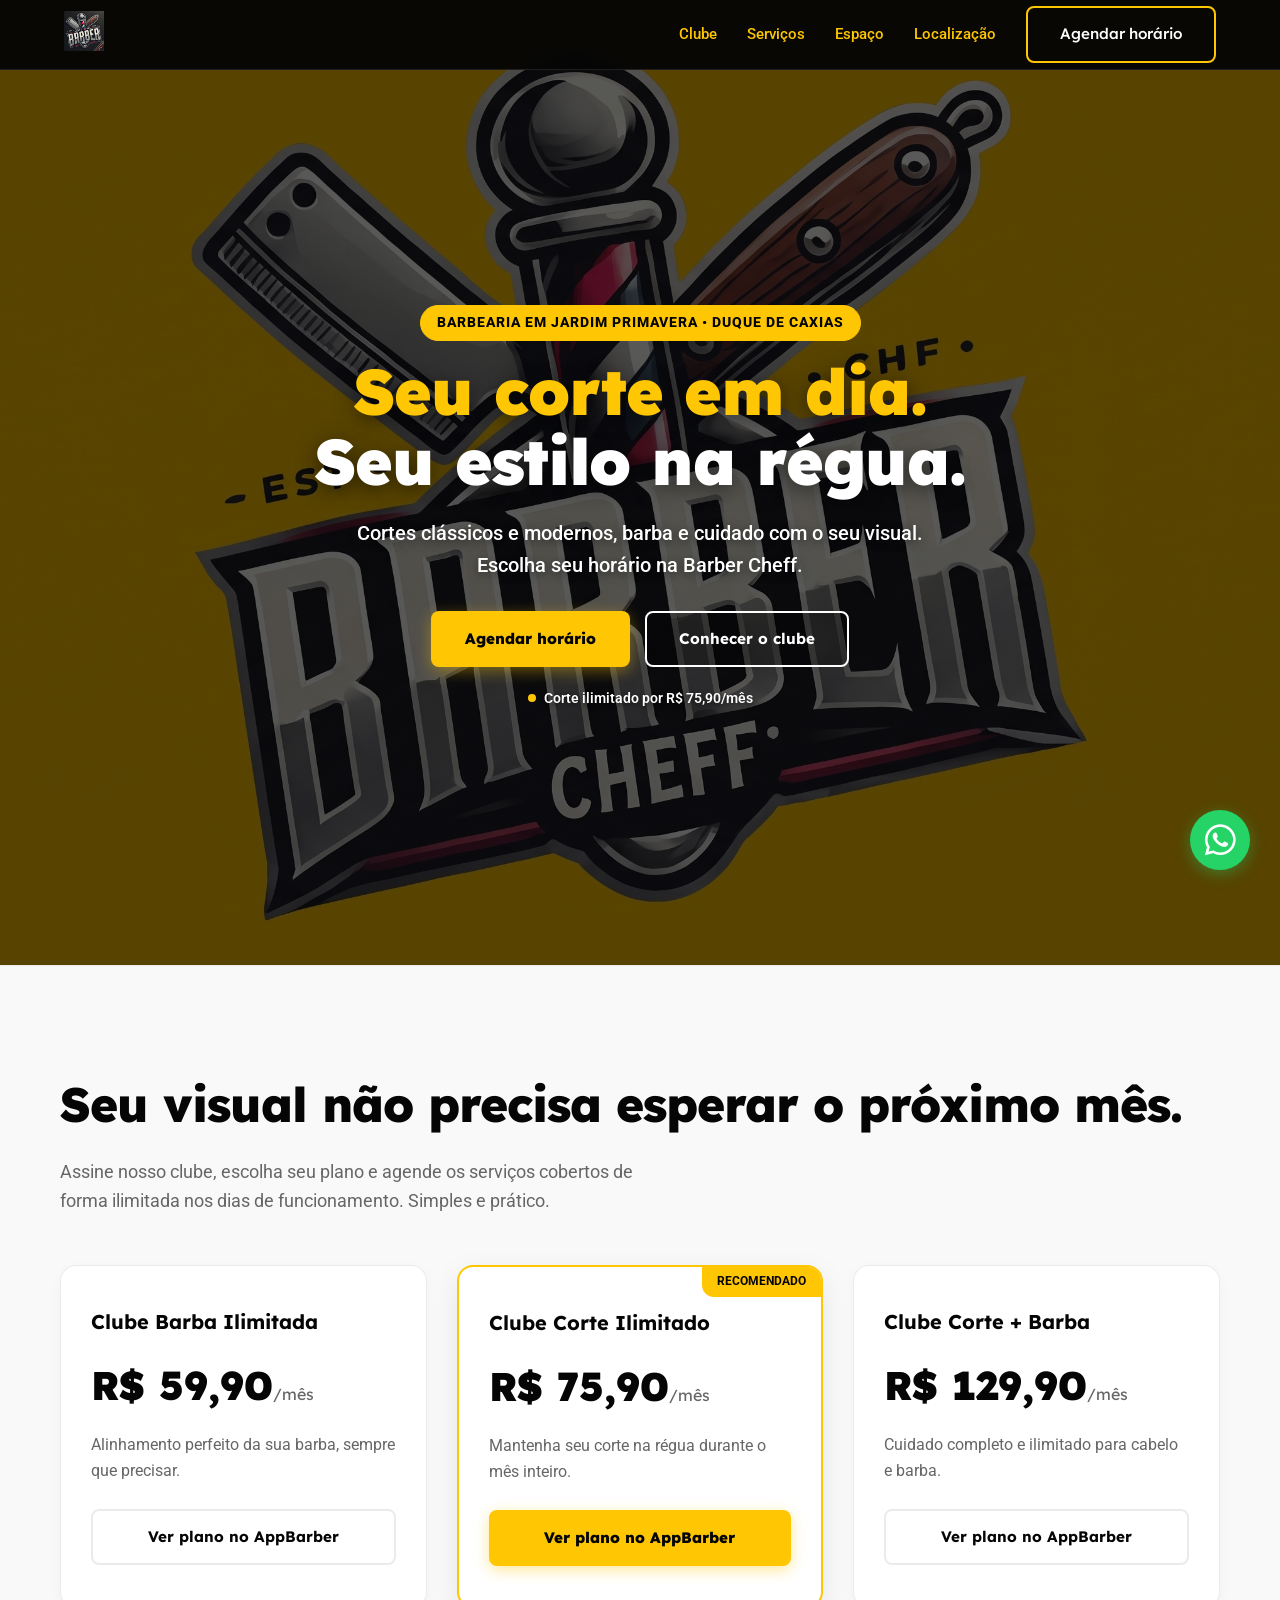
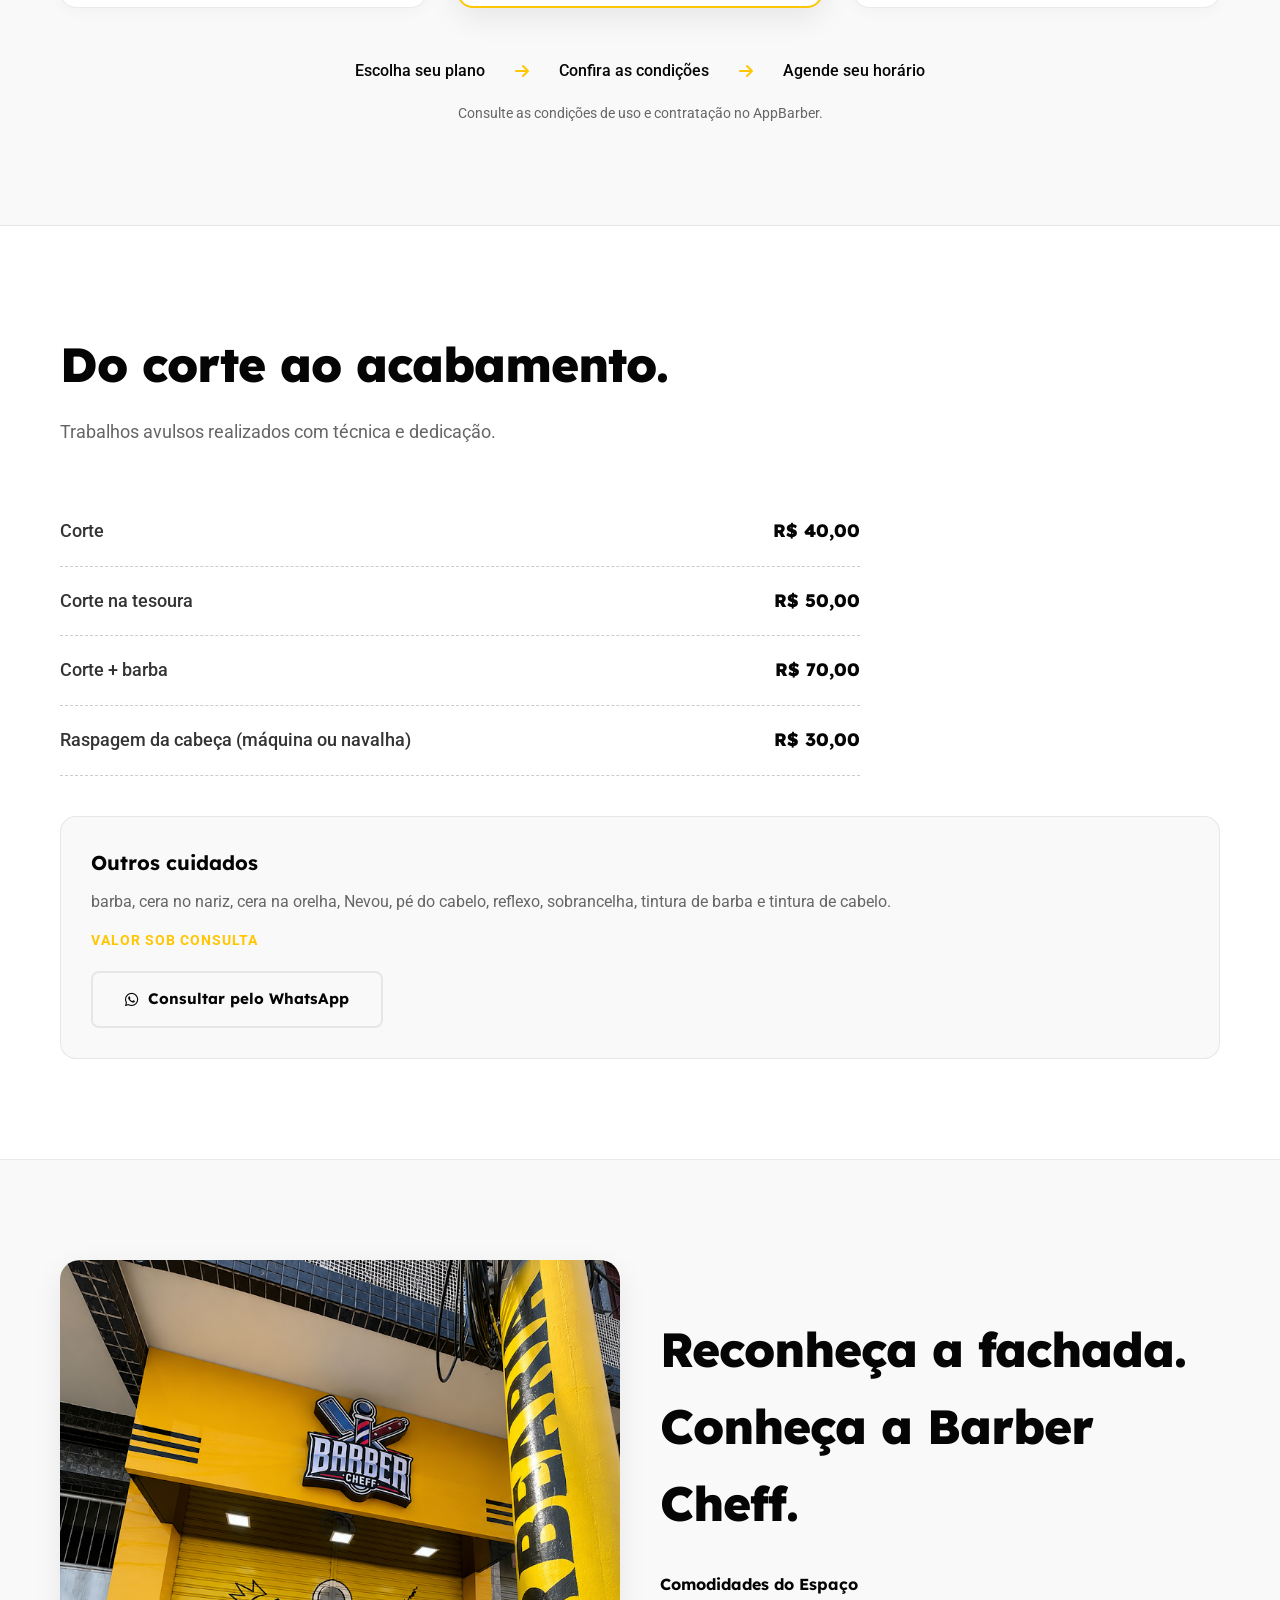
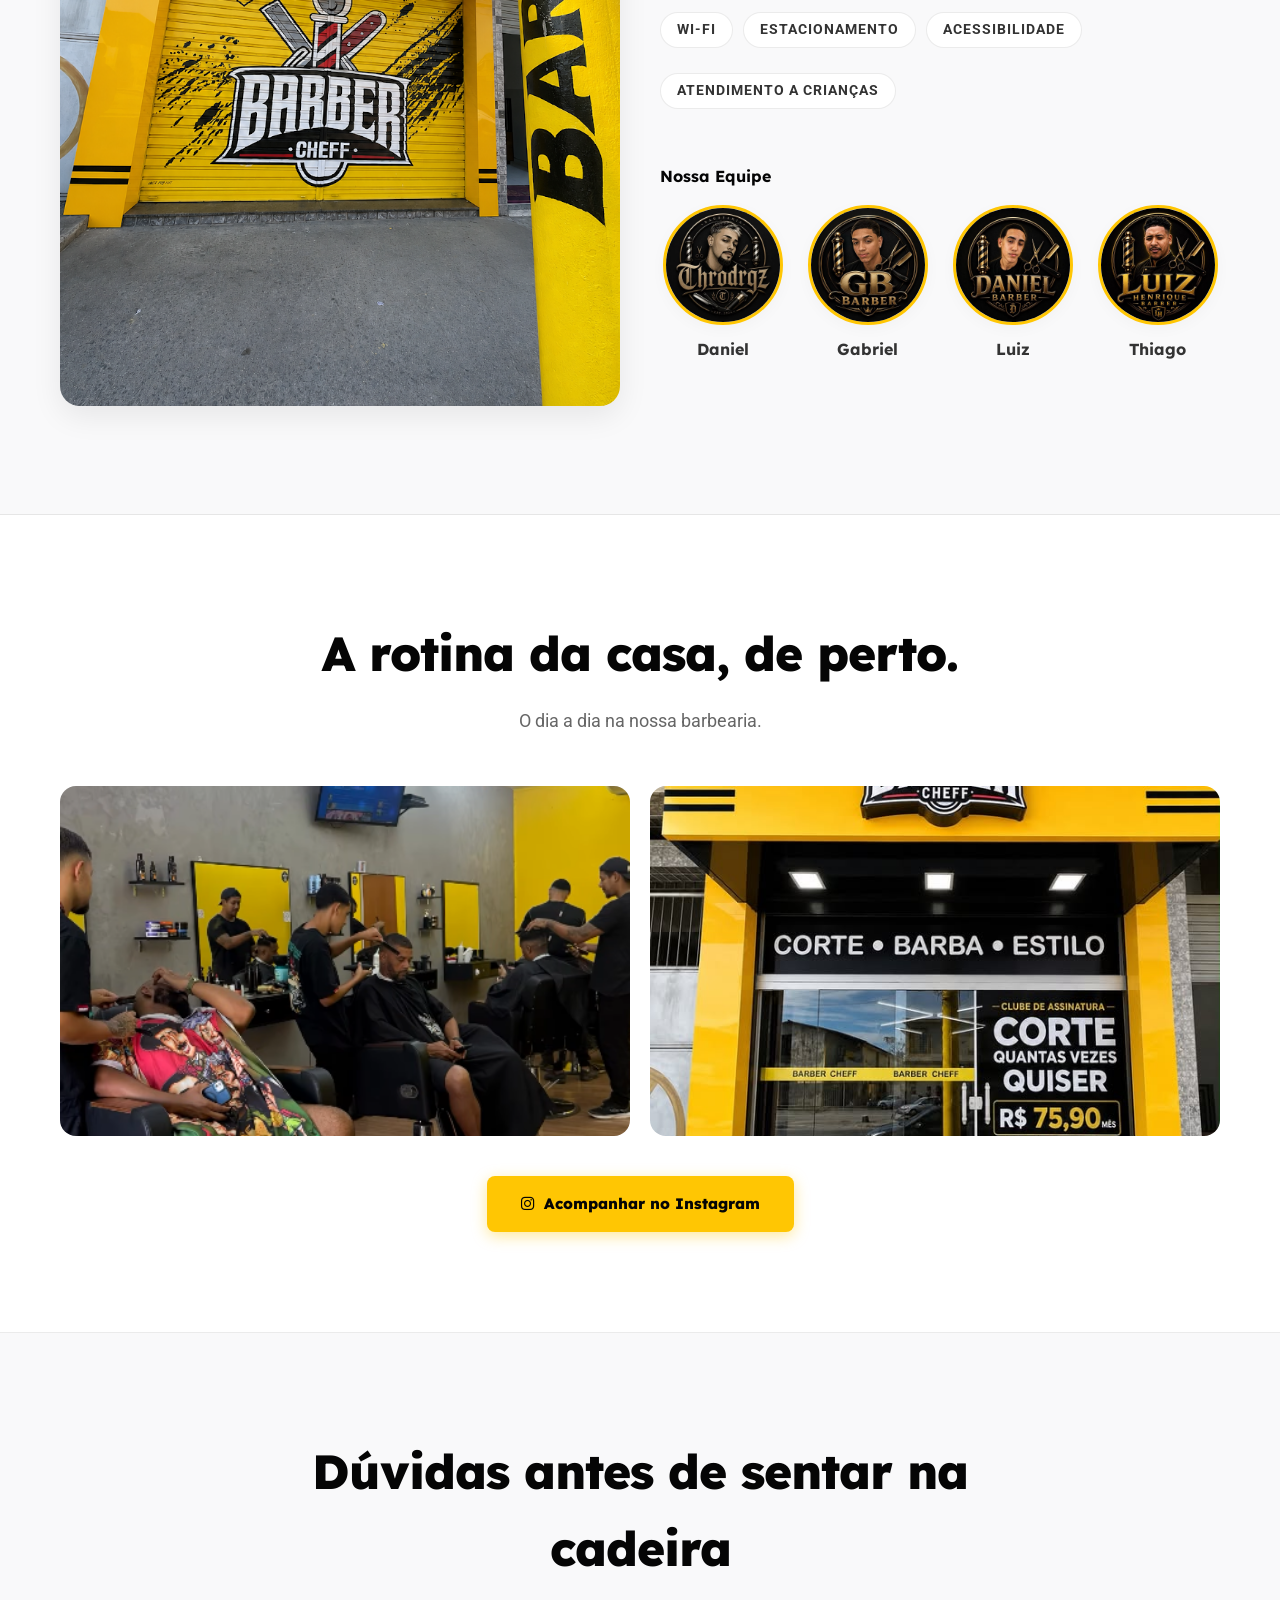
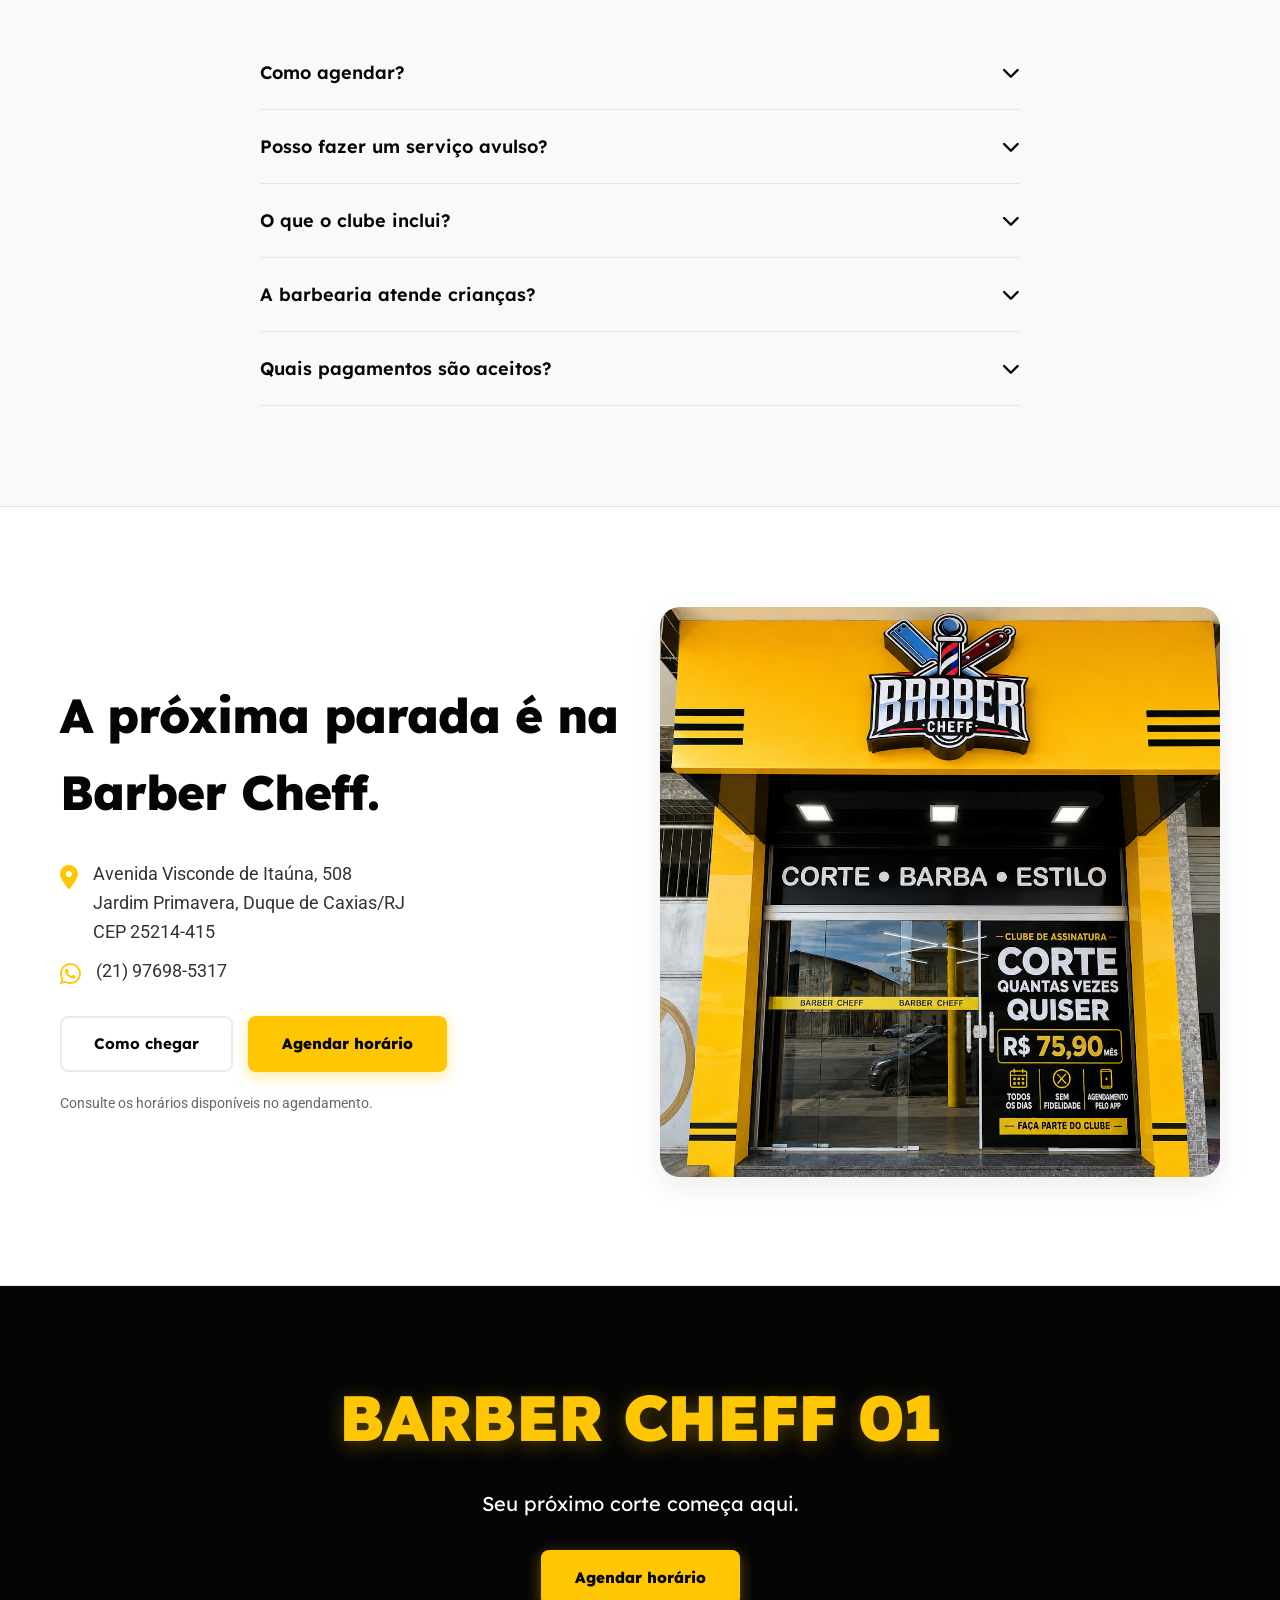
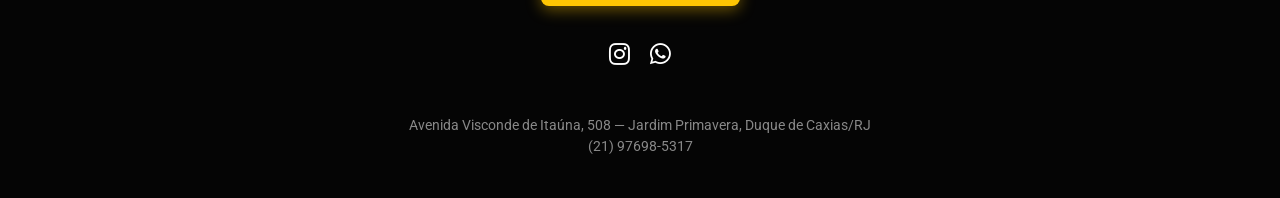
<file: index.html>
<!DOCTYPE html>
<html lang="pt-BR">
<head>
    <meta charset="UTF-8">
    <meta name="viewport" content="width=device-width, initial-scale=1.0">
    <title>Barber Cheff | Barbearia em Jardim Primavera, Duque de Caxias</title>
    <meta name="description" content="Conheça a Barber Cheff em Jardim Primavera, Duque de Caxias. Veja cortes, barba e clubes de assinatura e agende seu horário pelo AppBarber.">
    
    <!-- Fonts -->
    <link rel="preconnect" href="https://fonts.googleapis.com">
    <link rel="preconnect" href="https://fonts.gstatic.com" crossorigin>
    <link href="https://fonts.googleapis.com/css2?family=Lexend+Deca:wght@100..900&family=Roboto+Slab:wght@100..900&family=Roboto:ital,wght@0,100;0,300;0,400;0,500;0,700;0,900;1,100&display=swap" rel="stylesheet">
    
    <!-- Icons -->
    <link rel="stylesheet" href="https://cdnjs.cloudflare.com/ajax/libs/font-awesome/6.4.0/css/all.min.css">
    
    <style>
        /* ==========================================================================
           CSS VARIABLES (DESIGN TOKENS FROM DESIGN SYSTEM)
           ========================================================================== */
        :root {
            /* Typography */
            --font-primary: 'Lexend Deca', sans-serif;
            --font-secondary: 'Roboto Slab', serif;
            --font-body: 'Roboto', sans-serif;
            
            /* Colors mapped to Barber Cheff */
            --color-white: #ffffff;
            --color-black: #050505;
            --color-accent: #FFC603; /* Amarelo da campanha */
            --color-accent-hover: #e0ae00;
            --color-red: #E3000F; /* Vermelho discreto do logo */
            --color-bg-light: #f9f9fa;
            --color-border: rgba(0,0,0,0.08);
            --color-text-main: #333333;
            --color-text-muted: #666666;
            
            /* Shadows */
            --shadow-sm: 0 4px 15px rgba(0,0,0,0.03);
            --shadow-md: 0 10px 30px rgba(0,0,0,0.08);
            --shadow-lg: 0 20px 40px rgba(0,0,0,0.12);
            --glow-accent: 0 0 20px rgba(255, 198, 3, 0.4);
            
            /* Transitions */
            --trans-fast: 0.2s ease-in-out;
            --trans-normal: 0.4s cubic-bezier(0.25, 0.8, 0.25, 1);
            --trans-slow: 0.8s cubic-bezier(0.25, 0.8, 0.25, 1);
        }

        /* ==========================================================================
           RESET & BASE
           ========================================================================== */
        * { margin: 0; padding: 0; box-sizing: border-box; }
        html { scroll-behavior: smooth; font-size: 16px; }
        body {
            font-family: var(--font-body);
            background-color: var(--color-white);
            color: var(--color-text-main);
            line-height: 1.6;
            overflow-x: hidden;
        }
        
        .container {
            width: 100%;
            max-width: 1200px;
            margin: 0 auto;
            padding: 0 20px;
        }

        @media (prefers-reduced-motion: reduce) {
            * {
                animation-duration: 0.01ms !important;
                animation-iteration-count: 1 !important;
                transition-duration: 0.01ms !important;
                scroll-behavior: auto !important;
            }
        }

        /* ==========================================================================
           TYPOGRAPHY
           ========================================================================== */
        h1, h2, h3, h4, h5, h6 { font-family: var(--font-primary); color: var(--color-black); }
        .elementor-heading-title { font-size: clamp(2rem, 4vw, 3rem); font-weight: 800; margin-bottom: 15px; letter-spacing: -1px; }
        .section-header { margin-bottom: 50px; text-align: left; }
        .ds-badge { display: inline-block; padding: 6px 16px; background: rgba(255, 198, 3, 0.15); color: #b38b00; border-radius: 50px; font-weight: 700; font-size: 0.85rem; letter-spacing: 1px; margin-bottom: 15px; text-transform: uppercase; border: 1px solid rgba(255, 198, 3, 0.3); }

        .transparent-lettering {
            font-family: var(--font-primary);
            font-weight: 900;
            color: transparent;
            -webkit-text-stroke: 1px rgba(0, 0, 0, 0.15);
            text-transform: uppercase;
        }

        /* ==========================================================================
           LAYOUT & NAV
           ========================================================================== */
        .ds-navbar {
            position: fixed;
            top: 0; left: 0; right: 0;
            padding: 15px 5%;
            display: flex;
            justify-content: space-between;
            align-items: center;
            z-index: 1000;
            background: rgba(5, 5, 5, 0.95);
            backdrop-filter: blur(10px);
            border-bottom: 1px solid rgba(255, 255, 255, 0.1);
            height: 70px;
        }
        .ds-navbar .logo img { height: 40px; width: auto; object-fit: contain; }
        .ds-navbar .links { display: flex; align-items: center; }
        .ds-navbar .links a { text-decoration: none; color: var(--color-accent); margin-left: 30px; font-weight: 500; font-size: 0.95rem; transition: var(--trans-fast); }
        .ds-navbar .links a:hover { color: var(--color-white); }
        .menu-toggle { display: none; background: none; border: none; font-size: 1.5rem; cursor: pointer; color: var(--color-accent); }

        .ds-section { padding: 100px 0; border-bottom: 1px solid var(--color-border); position: relative; }
        .bg-light { background-color: var(--color-bg-light); }

        /* ==========================================================================
           COMPONENTS
           ========================================================================== */
        .elementor-button {
            display: inline-flex; align-items: center; justify-content: center;
            padding: 14px 32px; border-radius: 8px; font-family: var(--font-primary); font-weight: 700; font-size: 0.95rem; text-decoration: none; cursor: pointer; transition: var(--trans-fast); border: 2px solid transparent; min-width: 44px; min-height: 44px;
        }
        .btn-primary { background: var(--color-accent); color: var(--color-black); font-weight: 800; box-shadow: 0 4px 15px rgba(255, 198, 3, 0.4); }
        .btn-primary:hover { background: var(--color-black); color: var(--color-accent); box-shadow: 0 8px 25px rgba(255, 198, 3, 0.6); transform: translateY(-2px); }
        .btn-outline { background: transparent; border-color: var(--color-border); color: var(--color-black); }
        .btn-outline:hover { border-color: var(--color-black); background: var(--color-bg-light); }
        
        @keyframes btn-pulse {
            0% { transform: scale(1); box-shadow: 0 0 0 0 rgba(255, 255, 255, 0.4); }
            70% { transform: scale(1.05); box-shadow: 0 0 0 15px rgba(255, 255, 255, 0); }
            100% { transform: scale(1); box-shadow: 0 0 0 0 rgba(255, 255, 255, 0); }
        }
        .btn-animated { animation: btn-pulse 2s infinite; }
        
        .intelligence-box {
            background: var(--color-white); border-radius: 16px; padding: 40px 30px; box-shadow: var(--shadow-sm); transition: var(--trans-normal); border: 1px solid var(--color-border); position: relative; overflow: hidden;
        }
        .intelligence-box:hover { transform: translateY(-5px); box-shadow: var(--shadow-md); }
        .plan-highlight { border: 2px solid var(--color-accent); box-shadow: var(--shadow-md); }
        .plan-highlight::before { content: 'Recomendado'; position: absolute; top: 0; right: 0; background: var(--color-accent); color: var(--color-black); font-size: 0.75rem; font-weight: 700; padding: 5px 15px; border-bottom-left-radius: 12px; text-transform: uppercase; }

        /* ==========================================================================
           SECTIONS
           ========================================================================== */
        /* Hero */
        .hero-bg { background: url('fotos/logo.jpg_2K_20261007205809.jpg') center/cover no-repeat; }
        .hero-grid { display: flex; flex-direction: column; justify-content: center; align-items: center; text-align: center; padding-top: 50px; min-height: 85vh; }
        .hero-title { font-size: clamp(2.5rem, 5vw, 4rem); font-weight: 900; line-height: 1.1; letter-spacing: -1px; margin-bottom: 20px; }
        .hero-description { font-size: 1.125rem; margin-bottom: 30px; color: var(--color-text-muted); line-height: 1.6; max-width: 600px; margin-left: auto; margin-right: auto; }
        .hero-ctas { display: flex; justify-content: center; gap: 15px; flex-wrap: wrap; margin-bottom: 20px; }
        .hero-note { font-size: 0.9rem; color: var(--color-text-muted); font-weight: 500; display: flex; justify-content: center; align-items: center; gap: 8px; }
        .hero-note::before { content: ''; display: inline-block; width: 8px; height: 8px; background: var(--color-accent); border-radius: 50%; }

        /* Clube */
        .plans-grid { display: grid; grid-template-columns: repeat(3, 1fr); gap: 30px; margin-bottom: 50px; }
        .plan-price { font-size: 2.5rem; font-weight: 900; font-family: var(--font-primary); margin: 15px 0; color: var(--color-black); }
        .plan-price span { font-size: 1rem; color: var(--color-text-muted); font-weight: 400; }
        .plan-desc { color: var(--color-text-muted); margin-bottom: 25px; min-height: 48px; }
        .steps { display: flex; justify-content: center; gap: 20px; flex-wrap: wrap; margin-top: 40px; font-weight: 500; color: var(--color-black); align-items: center; text-align: center; }
        .steps i { color: var(--color-accent); margin: 0 10px; }
        
        /* Serviços */
        .service-list { list-style: none; margin-bottom: 40px; max-width: 800px; }
        .service-list li { display: flex; justify-content: space-between; align-items: center; padding: 20px 0; border-bottom: 1px dashed #ccc; font-size: 1.125rem; font-weight: 500; }
        .service-list li span:last-child { font-weight: 800; font-family: var(--font-primary); color: var(--color-black); }
        .other-services { background: var(--color-bg-light); padding: 30px; border-radius: 16px; border: 1px solid var(--color-border); }
        .other-services h4 { margin-bottom: 10px; font-size: 1.25rem; }
        .other-services p { color: var(--color-text-muted); margin-bottom: 15px; }

        /* Espaço / Equipe */
        .identity-grid { display: grid; grid-template-columns: 1fr 1fr; gap: 40px; align-items: center; }
        .identity-images { position: relative; }
        .identity-images img { width: 100%; border-radius: 20px; box-shadow: var(--shadow-md); object-fit: cover; }
        .comodidades { display: flex; flex-wrap: wrap; gap: 10px; margin-bottom: 40px; }
        .team-grid { display: grid; grid-template-columns: repeat(4, 1fr); gap: 20px; }
        .team-member-card { display: flex; flex-direction: column; align-items: center; text-align: center; }
        .team-photo { width: 100%; max-width: 120px; aspect-ratio: 1/1; object-fit: cover; border-radius: 50%; border: 3px solid var(--color-accent); margin-bottom: 12px; box-shadow: var(--shadow-sm); }
        .team-name { font-weight: 700; font-family: var(--font-primary); font-size: 1rem; }

        /* Rotina */
        .gallery { display: grid; grid-template-columns: 1fr 1fr; gap: 20px; margin-bottom: 40px; }
        .gallery img { width: 100%; height: 350px; object-fit: cover; border-radius: 16px; transition: var(--trans-normal); }
        .gallery img:hover { transform: scale(1.02); }

        /* FAQ */
        .faq-item { border-bottom: 1px solid var(--color-border); }
        .faq-question { width: 100%; text-align: left; background: none; border: none; padding: 25px 0; font-size: 1.125rem; font-weight: 600; font-family: var(--font-primary); cursor: pointer; display: flex; justify-content: space-between; align-items: center; color: var(--color-black); }
        .faq-answer { max-height: 0; overflow: hidden; transition: max-height var(--trans-normal); }
        .faq-answer p { padding-bottom: 25px; color: var(--color-text-muted); }
        .faq-item.active .faq-answer { max-height: 200px; }
        .faq-item.active .faq-question i { transform: rotate(180deg); color: var(--color-accent); }
        .faq-question i { transition: transform var(--trans-fast); }

        /* Localização */
        .location-grid { display: grid; grid-template-columns: 1fr 1fr; gap: 40px; align-items: center; }
        .address-box { font-size: 1.125rem; margin-bottom: 30px; }
        .address-box p { margin-bottom: 10px; display: flex; align-items: flex-start; gap: 15px; }
        .address-box i { color: var(--color-accent); font-size: 1.5rem; margin-top: 5px; }

        /* Footer */
        footer { background: var(--color-black); color: var(--color-white); padding: 80px 20px 40px; text-align: center; }
        footer h2 { color: var(--color-white); font-size: clamp(2rem, 4vw, 3rem); margin-bottom: 30px; }
        .footer-links { margin: 30px 0; display: flex; justify-content: center; gap: 20px; }
        .footer-links a { color: var(--color-white); font-size: 1.5rem; transition: var(--trans-fast); }
        .footer-links a:hover { color: var(--color-accent); }
        /* Floating WhatsApp */
        .floating-whatsapp { position: fixed; bottom: 30px; right: 30px; background-color: #25D366; color: #FFF; width: 60px; height: 60px; border-radius: 50%; display: flex; justify-content: center; align-items: center; font-size: 35px; box-shadow: 0 4px 15px rgba(37, 211, 102, 0.4); z-index: 1000; transition: transform 0.3s ease; text-decoration: none; }
        .floating-whatsapp:hover { transform: scale(1.1); color: #FFF; }

        /* ==========================================================================
           RESPONSIVE
           ========================================================================== */
        @media (max-width: 1024px) {
            .plans-grid { grid-template-columns: 1fr; }
            .hero-title { font-size: 3rem; }
            .ds-section { padding: 80px 0; }
        }

        @media (max-width: 768px) {
            .ds-navbar .links { display: none; position: absolute; top: 70px; left: 0; right: 0; background: rgba(5, 5, 5, 0.98); flex-direction: column; padding: 20px; box-shadow: var(--shadow-md); }
            .ds-navbar .links.active { display: flex; }
            .ds-navbar .links a { margin: 15px 0; color: var(--color-accent); }
            .ds-navbar .elementor-button { display: none; }
            .menu-toggle { display: block; }
            
            .hero-grid, .identity-grid, .location-grid, .gallery { grid-template-columns: 1fr; gap: 30px; }
            .hero-bg { background: url('fotos/logo.jpg_2K_20261007215948.jpg') center/cover no-repeat; }
            .hero-grid { padding-top: 20px; text-align: center; }
            .hero-image { order: -1; }
            
            .floating-whatsapp { bottom: 20px; right: 20px; width: 50px; height: 50px; font-size: 28px; }
        }
        
        @media (max-width: 390px) {
            .hero-title { font-size: 2.2rem; }
            .hero-ctas { flex-direction: column; width: 100%; }
            .hero-ctas .elementor-button { width: 100%; }
            .gallery img { height: 250px; }
        }
    </style>
</head>
<body>

    <!-- CABEÇALHO -->
    <header class="ds-navbar">
        <a href="#" class="logo" aria-label="Página inicial Barber Cheff">
            <!-- Caso não haja logo ideal, usa texto, mas referenciamos o logo do appbarber -->
            <img src="fotos/pesquisa-barber-cheff/logos/logo-appbarber-600.jpg" alt="Logo Barber Cheff">
        </a>
        <button class="menu-toggle" aria-label="Abrir menu" aria-expanded="false" aria-controls="main-nav">
            <i class="fas fa-bars"></i>
        </button>
        <nav class="links" id="main-nav">
            <a href="#clube">Clube</a>
            <a href="#servicos">Serviços</a>
            <a href="#espaco">Espaço</a>
            <a href="#localizacao">Localização</a>
            <a href="https://sites.appbarber.com.br/barbercheff-jmf9" class="elementor-button btn-primary" style="margin-left: 30px; background: transparent; border: 2px solid var(--color-accent); color: var(--color-white); box-shadow: none; text-shadow: none;">Agendar horário</a>
        </nav>
    </header>

    <main>
        <!-- DOBRA 1 - HERO -->
        <section id="hero" class="ds-section hero-bg" style="padding-top: 100px; position: relative;">
            <div style="position: absolute; top: 0; left: 0; right: 0; bottom: 0; background: rgba(0, 0, 0, 0.65);"></div>
            <div class="container hero-grid" style="position: relative; z-index: 1;">
                <div class="hero-content">
                    <span class="ds-badge" style="background: var(--color-accent); border-color: var(--color-accent); color: var(--color-black); font-weight: 800;">Barbearia em Jardim Primavera • Duque de Caxias</span>
                    <h1 class="hero-title" style="color: var(--color-accent); text-shadow: 0 4px 20px rgba(0,0,0,0.5);">Seu corte em dia.<br><span style="color: var(--color-white);">Seu estilo na régua.</span></h1>
                    <p class="hero-description" style="color: #ffffff; font-weight: 500; text-shadow: 0 2px 10px rgba(0,0,0,0.5); font-size: 1.25rem;">Cortes clássicos e modernos, barba e cuidado com o seu visual. Escolha seu horário na Barber Cheff.</p>
                    <div class="hero-ctas">
                        <a href="https://sites.appbarber.com.br/barbercheff-jmf9" class="elementor-button btn-primary">Agendar horário</a>
                        <a href="#clube" class="elementor-button btn-outline btn-animated" style="color: var(--color-white); border: 2px solid var(--color-white); font-weight: 700; background: rgba(0,0,0,0.3);">Conhecer o clube</a>
                    </div>
                    <div class="hero-note" style="color: var(--color-white); font-weight: 600; text-shadow: 0 2px 5px rgba(0,0,0,0.5);">Corte ilimitado por R$ 75,90/mês</div>
                </div>
            </div>
        </section>

        <!-- DOBRA 2 - CLUBE -->
        <section id="clube" class="ds-section bg-light">
            <div class="container">
                <div class="section-header">
                    <h2 class="elementor-heading-title">Seu visual não precisa esperar o próximo mês.</h2>
                    <p style="font-size: 1.125rem; color: var(--color-text-muted); max-width: 600px;">Assine nosso clube, escolha seu plano e agende os serviços cobertos de forma ilimitada nos dias de funcionamento. Simples e prático.</p>
                </div>

                <div class="plans-grid">
                    <div class="intelligence-box">
                        <h4 style="font-family: var(--font-primary); font-size: 1.25rem;">Clube Barba Ilimitada</h4>
                        <p class="plan-price">R$ 59,90<span>/mês</span></p>
                        <p class="plan-desc">Alinhamento perfeito da sua barba, sempre que precisar.</p>
                        <a href="https://sites.appbarber.com.br/barbercheff-jmf9" class="elementor-button btn-outline" style="width: 100%;">Ver plano no AppBarber</a>
                    </div>

                    <div class="intelligence-box plan-highlight">
                        <h4 style="font-family: var(--font-primary); font-size: 1.25rem;">Clube Corte Ilimitado</h4>
                        <p class="plan-price">R$ 75,90<span>/mês</span></p>
                        <p class="plan-desc">Mantenha seu corte na régua durante o mês inteiro.</p>
                        <a href="https://sites.appbarber.com.br/barbercheff-jmf9" class="elementor-button btn-primary" style="width: 100%;">Ver plano no AppBarber</a>
                    </div>

                    <div class="intelligence-box">
                        <h4 style="font-family: var(--font-primary); font-size: 1.25rem;">Clube Corte + Barba</h4>
                        <p class="plan-price">R$ 129,90<span>/mês</span></p>
                        <p class="plan-desc">Cuidado completo e ilimitado para cabelo e barba.</p>
                        <a href="https://sites.appbarber.com.br/barbercheff-jmf9" class="elementor-button btn-outline" style="width: 100%;">Ver plano no AppBarber</a>
                    </div>
                </div>

                <div class="steps">
                    <span>Escolha seu plano</span>
                    <i class="fas fa-arrow-right" aria-hidden="true"></i>
                    <span>Confira as condições</span>
                    <i class="fas fa-arrow-right" aria-hidden="true"></i>
                    <span>Agende seu horário</span>
                </div>
                <p style="text-align: center; margin-top: 20px; font-size: 0.85rem; color: var(--color-text-muted);">Consulte as condições de uso e contratação no AppBarber.</p>
            </div>
        </section>

        <!-- DOBRA 3 - SERVIÇOS -->
        <section id="servicos" class="ds-section">
            <div class="container">
                <div class="section-header">
                    <h2 class="elementor-heading-title">Do corte ao acabamento.</h2>
                    <p style="font-size: 1.125rem; color: var(--color-text-muted);">Trabalhos avulsos realizados com técnica e dedicação.</p>
                </div>

                <ul class="service-list">
                    <li><span>Corte</span> <span>R$ 40,00</span></li>
                    <li><span>Corte na tesoura</span> <span>R$ 50,00</span></li>
                    <li><span>Corte + barba</span> <span>R$ 70,00</span></li>
                    <li><span>Raspagem da cabeça (máquina ou navalha)</span> <span>R$ 30,00</span></li>
                </ul>

                <div class="other-services">
                    <h4>Outros cuidados</h4>
                    <p>barba, cera no nariz, cera na orelha, Nevou, pé do cabelo, reflexo, sobrancelha, tintura de barba e tintura de cabelo.</p>
                    <p style="font-weight: 700; color: var(--color-accent); margin-bottom: 20px; text-transform: uppercase; font-size: 0.85rem; letter-spacing: 1px;">Valor sob consulta</p>
                    <a href="https://wa.me/5521976985317" class="elementor-button btn-outline"><i class="fab fa-whatsapp" style="margin-right: 10px;"></i> Consultar pelo WhatsApp</a>
                </div>
            </div>
        </section>

        <!-- DOBRA 4 - IDENTIDADE / ESPAÇO -->
        <section id="espaco" class="ds-section bg-light">
            <div class="container identity-grid">
                <div class="identity-images">
                    <img src="fotos/pesquisa-barber-cheff/fachada/fachada-completa-google.webp" alt="Fachada amarela da Barber Cheff" loading="lazy">
                </div>
                <div class="info">
                    <h2 class="elementor-heading-title" style="margin-bottom: 30px;">Reconheça a fachada.<br>Conheça a Barber Cheff.</h2>
                    
                    <h4 style="margin-bottom: 15px; font-family: var(--font-primary);">Comodidades do Espaço</h4>
                    <div class="comodidades">
                        <span class="ds-badge" style="background: var(--color-white); border-color: var(--color-border); color: var(--color-text-main);">Wi-Fi</span>
                        <span class="ds-badge" style="background: var(--color-white); border-color: var(--color-border); color: var(--color-text-main);">Estacionamento</span>
                        <span class="ds-badge" style="background: var(--color-white); border-color: var(--color-border); color: var(--color-text-main);">Acessibilidade</span>
                        <span class="ds-badge" style="background: var(--color-white); border-color: var(--color-border); color: var(--color-text-main);">Atendimento a crianças</span>
                    </div>

                    <h4 style="margin-top: 30px; margin-bottom: 15px; font-family: var(--font-primary);">Nossa Equipe</h4>
                    <div class="team-grid">
                        <div class="team-member-card">
                            <img src="fotos/WhatsApp Image 2026-10-07 at 21.15.42.jpeg" alt="Daniel" class="team-photo" loading="lazy">
                            <span class="team-name">Daniel</span>
                        </div>
                        <div class="team-member-card">
                            <img src="fotos/WhatsApp Image 2026-10-07 at 21.15.43 (1).jpeg" alt="Gabriel" class="team-photo" loading="lazy">
                            <span class="team-name">Gabriel</span>
                        </div>
                        <div class="team-member-card">
                            <img src="fotos/WhatsApp Image 2026-10-07 at 21.15.43 (2).jpeg" alt="Luiz" class="team-photo" loading="lazy">
                            <span class="team-name">Luiz</span>
                        </div>
                        <div class="team-member-card">
                            <img src="fotos/WhatsApp Image 2026-10-07 at 21.15.43.jpeg" alt="Thiago" class="team-photo" loading="lazy">
                            <span class="team-name">Thiago</span>
                        </div>
                    </div>
                </div>
            </div>
        </section>

        <!-- DOBRA 5 - ROTINA -->
        <section id="rotina" class="ds-section">
            <div class="container">
                <div class="section-header" style="text-align: center;">
                    <h2 class="elementor-heading-title">A rotina da casa, de perto.</h2>
                    <p style="font-size: 1.125rem; color: var(--color-text-muted);">O dia a dia na nossa barbearia.</p>
                </div>

                <div class="gallery">
                    <img src="fotos/Captura de tela 2026-10-07 212751.png" alt="Apresentação do Clube de Corte" loading="lazy">
                    <img src="fotos/pesquisa-barber-cheff/campanhas/banner-fisico-clube.jpg" alt="Banner físico do clube na barbearia" loading="lazy">
                </div>
                
                <div style="text-align: center;">
                    <a href="https://www.instagram.com/barberchef01/" class="elementor-button btn-primary" target="_blank" rel="noopener noreferrer"><i class="fab fa-instagram" style="margin-right: 10px;"></i> Acompanhar no Instagram</a>
                </div>
            </div>
        </section>

        <!-- DOBRA 6 - FAQ -->
        <section id="faq" class="ds-section bg-light">
            <div class="container" style="max-width: 800px;">
                <div class="section-header" style="text-align: center;">
                    <h2 class="elementor-heading-title">Dúvidas antes de sentar na cadeira</h2>
                </div>

                <div class="faq-accordion">
                    <div class="faq-item">
                        <button class="faq-question" aria-expanded="false">Como agendar? <i class="fas fa-chevron-down"></i></button>
                        <div class="faq-answer">
                            <p>Pelo link oficial do AppBarber disponível neste site. Para outras dúvidas de agendamento, chame no WhatsApp.</p>
                        </div>
                    </div>
                    <div class="faq-item">
                        <button class="faq-question" aria-expanded="false">Posso fazer um serviço avulso? <i class="fas fa-chevron-down"></i></button>
                        <div class="faq-answer">
                            <p>Sim, realizamos diversos serviços avulsos listados em nosso catálogo, como cortes, barba, e reflexos.</p>
                        </div>
                    </div>
                    <div class="faq-item">
                        <button class="faq-question" aria-expanded="false">O que o clube inclui? <i class="fas fa-chevron-down"></i></button>
                        <div class="faq-answer">
                            <p>O item correspondente ao plano (corte, barba, ou ambos). O uso é ilimitado nos dias de funcionamento. Consulte as condições completas no AppBarber.</p>
                        </div>
                    </div>
                    <div class="faq-item">
                        <button class="faq-question" aria-expanded="false">A barbearia atende crianças? <i class="fas fa-chevron-down"></i></button>
                        <div class="faq-answer">
                            <p>Sim, nosso espaço realiza atendimento a crianças de forma acolhedora.</p>
                        </div>
                    </div>
                    <div class="faq-item">
                        <button class="faq-question" aria-expanded="false">Quais pagamentos são aceitos? <i class="fas fa-chevron-down"></i></button>
                        <div class="faq-answer">
                            <p>Aceitamos dinheiro, cartão de crédito, cartão de débito e PIX.</p>
                        </div>
                    </div>
                </div>
            </div>
        </section>

        <!-- DOBRA 7 - LOCALIZAÇÃO -->
        <section id="localizacao" class="ds-section">
            <div class="container location-grid">
                <div>
                    <h2 class="elementor-heading-title" style="margin-bottom: 30px;">A próxima parada é na Barber Cheff.</h2>
                    <div class="address-box">
                        <p><i class="fas fa-map-marker-alt" aria-hidden="true"></i> <span>Avenida Visconde de Itaúna, 508<br>Jardim Primavera, Duque de Caxias/RJ<br>CEP 25214-415</span></p>
                        <p><i class="fab fa-whatsapp" aria-hidden="true"></i> <span>(21) 97698-5317</span></p>
                    </div>
                    <div style="display: flex; gap: 15px; flex-wrap: wrap;">
                        <a href="https://www.google.com/maps/search/?api=1&query=-22.68759727%2C-43.2604332" class="elementor-button btn-outline" target="_blank" rel="noopener noreferrer">Como chegar</a>
                        <a href="https://sites.appbarber.com.br/barbercheff-jmf9" class="elementor-button btn-primary">Agendar horário</a>
                    </div>
                    <p style="margin-top: 20px; font-size: 0.9rem; color: var(--color-text-muted);">Consulte os horários disponíveis no agendamento.</p>
                </div>
                <div>
                    <img src="fotos/pesquisa-barber-cheff/fachada/fachada-aberta-google.webp" alt="Fachada aberta da barbearia" style="width: 100%; border-radius: 20px; box-shadow: var(--shadow-md);" loading="lazy">
                </div>
            </div>
        </section>

    </main>

    <!-- FOOTER -->
    <footer>
        <h2 style="font-size: clamp(2.5rem, 5vw, 4rem); font-family: var(--font-primary); font-weight: 900; color: var(--color-accent); text-shadow: 0 4px 20px rgba(255, 198, 3, 0.3); margin-bottom: 20px; letter-spacing: -1px;">BARBER CHEFF 01</h2>
        <p style="font-size: 1.25rem; margin-bottom: 30px; font-family: var(--font-primary);">Seu próximo corte começa aqui.</p>
        <a href="https://sites.appbarber.com.br/barbercheff-jmf9" class="elementor-button btn-primary" style="background: var(--color-accent); color: var(--color-black);">Agendar horário</a>
        
        <div class="footer-links">
            <a href="https://www.instagram.com/barberchef01/" aria-label="Instagram" target="_blank" rel="noopener noreferrer"><i class="fab fa-instagram"></i></a>
            <a href="https://wa.me/5521976985317" aria-label="WhatsApp" target="_blank" rel="noopener noreferrer"><i class="fab fa-whatsapp"></i></a>
        </div>
        
        <p style="color: #888; font-size: 0.85rem; margin-top: 40px;">
            Avenida Visconde de Itaúna, 508 — Jardim Primavera, Duque de Caxias/RJ<br>
            (21) 97698-5317
        </p>
    </footer>

    <!-- FLOATING WHATSAPP -->
    <a href="https://wa.me/5521976985317" class="floating-whatsapp" target="_blank" rel="noopener noreferrer" aria-label="Falar no WhatsApp">
        <i class="fab fa-whatsapp"></i>
    </a>

    <!-- SCRIPTS -->
    <script>
        document.addEventListener('DOMContentLoaded', () => {
            // Mobile Menu
            const toggle = document.querySelector('.menu-toggle');
            const nav = document.getElementById('main-nav');
            
            toggle.addEventListener('click', () => {
                const isExpanded = toggle.getAttribute('aria-expanded') === 'true';
                toggle.setAttribute('aria-expanded', !isExpanded);
                nav.classList.toggle('active');
                toggle.innerHTML = isExpanded ? '<i class="fas fa-bars"></i>' : '<i class="fas fa-times"></i>';
                if(!isExpanded) nav.querySelector('a').focus();
            });

            // Close menu on Escape
            document.addEventListener('keydown', (e) => {
                if (e.key === 'Escape' && nav.classList.contains('active')) {
                    toggle.click();
                    toggle.focus();
                }
            });

            // Close menu on link click
            nav.querySelectorAll('a').forEach(link => {
                link.addEventListener('click', () => {
                    if (window.innerWidth <= 768) toggle.click();
                });
            });

            // FAQ Accordion
            const faqItems = document.querySelectorAll('.faq-question');
            faqItems.forEach(item => {
                item.addEventListener('click', () => {
                    const parent = item.parentElement;
                    const isActive = parent.classList.contains('active');
                    
                    // Close all
                    document.querySelectorAll('.faq-item').forEach(faq => {
                        faq.classList.remove('active');
                        faq.querySelector('.faq-question').setAttribute('aria-expanded', 'false');
                    });

                    // Open clicked if it wasn't open
                    if (!isActive) {
                        parent.classList.add('active');
                        item.setAttribute('aria-expanded', 'true');
                    }
                });
            });
        });
    </script>
</body>
</html>
</file>
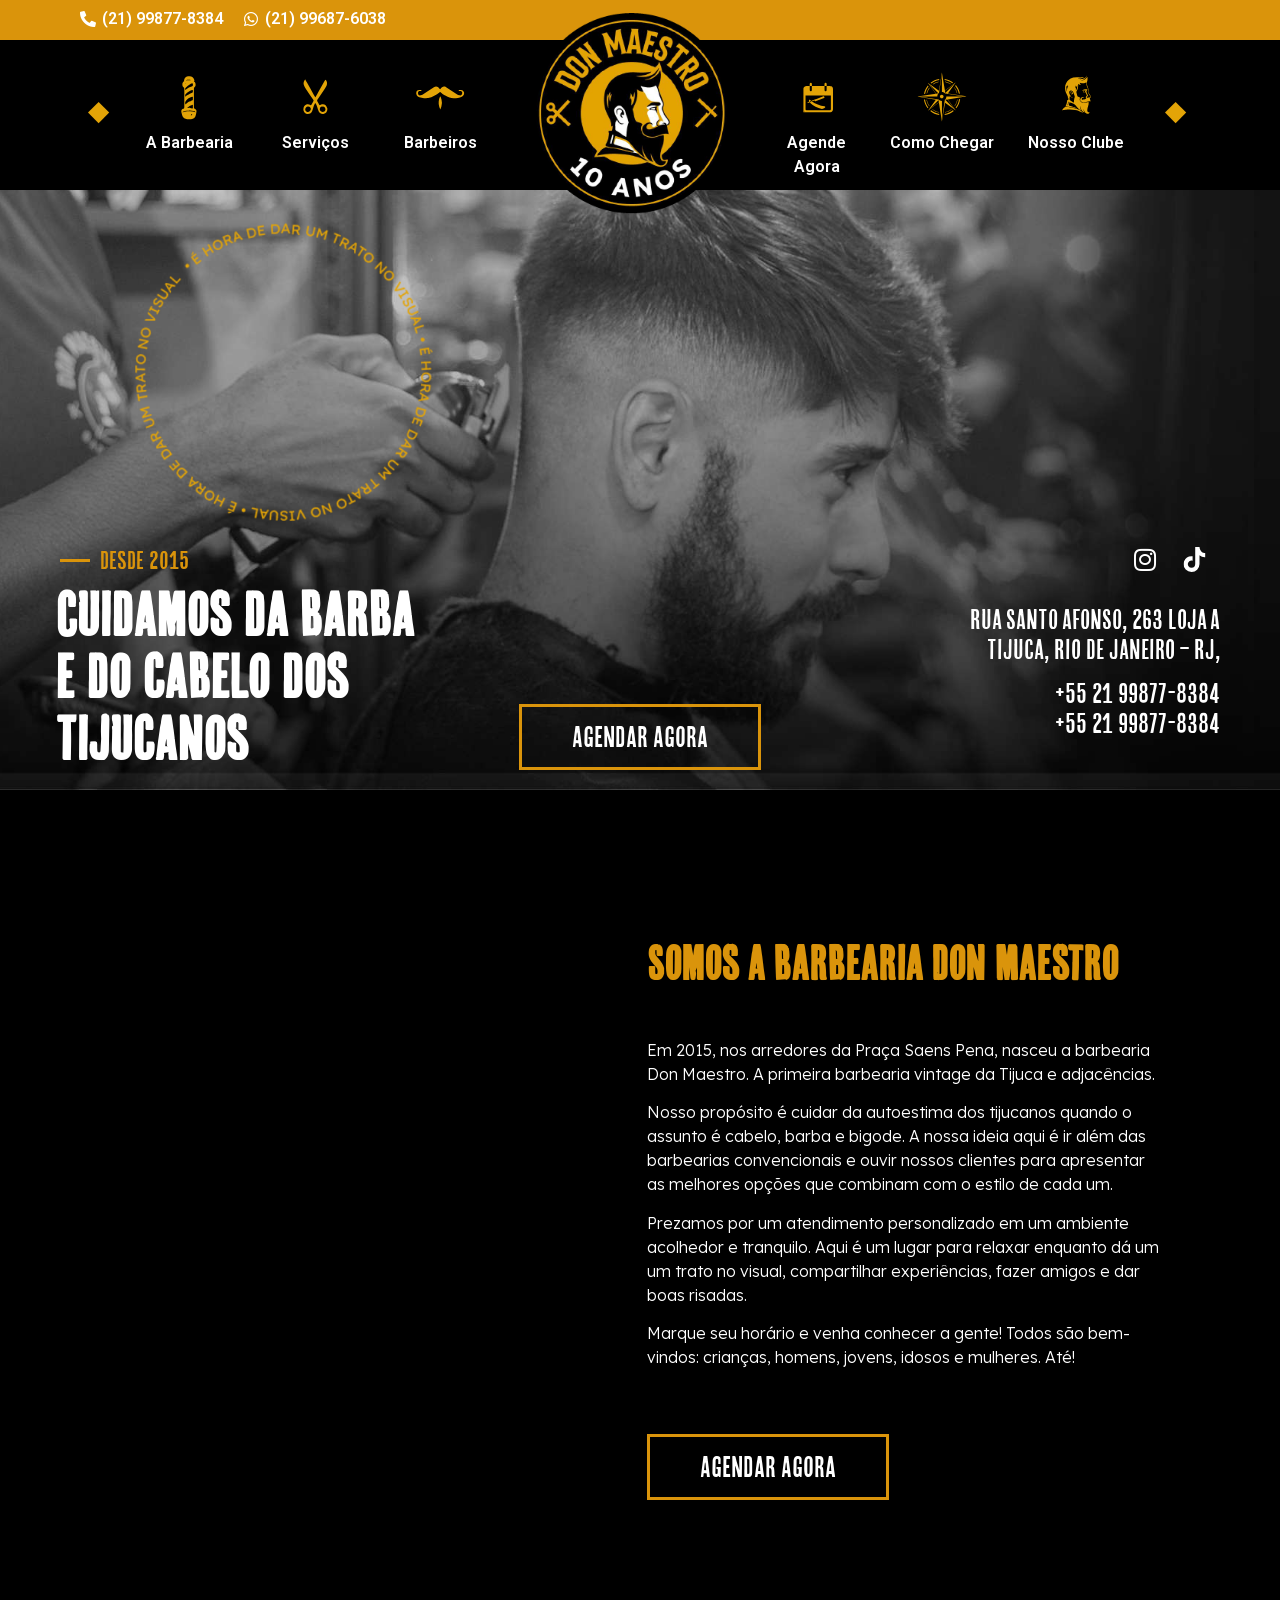
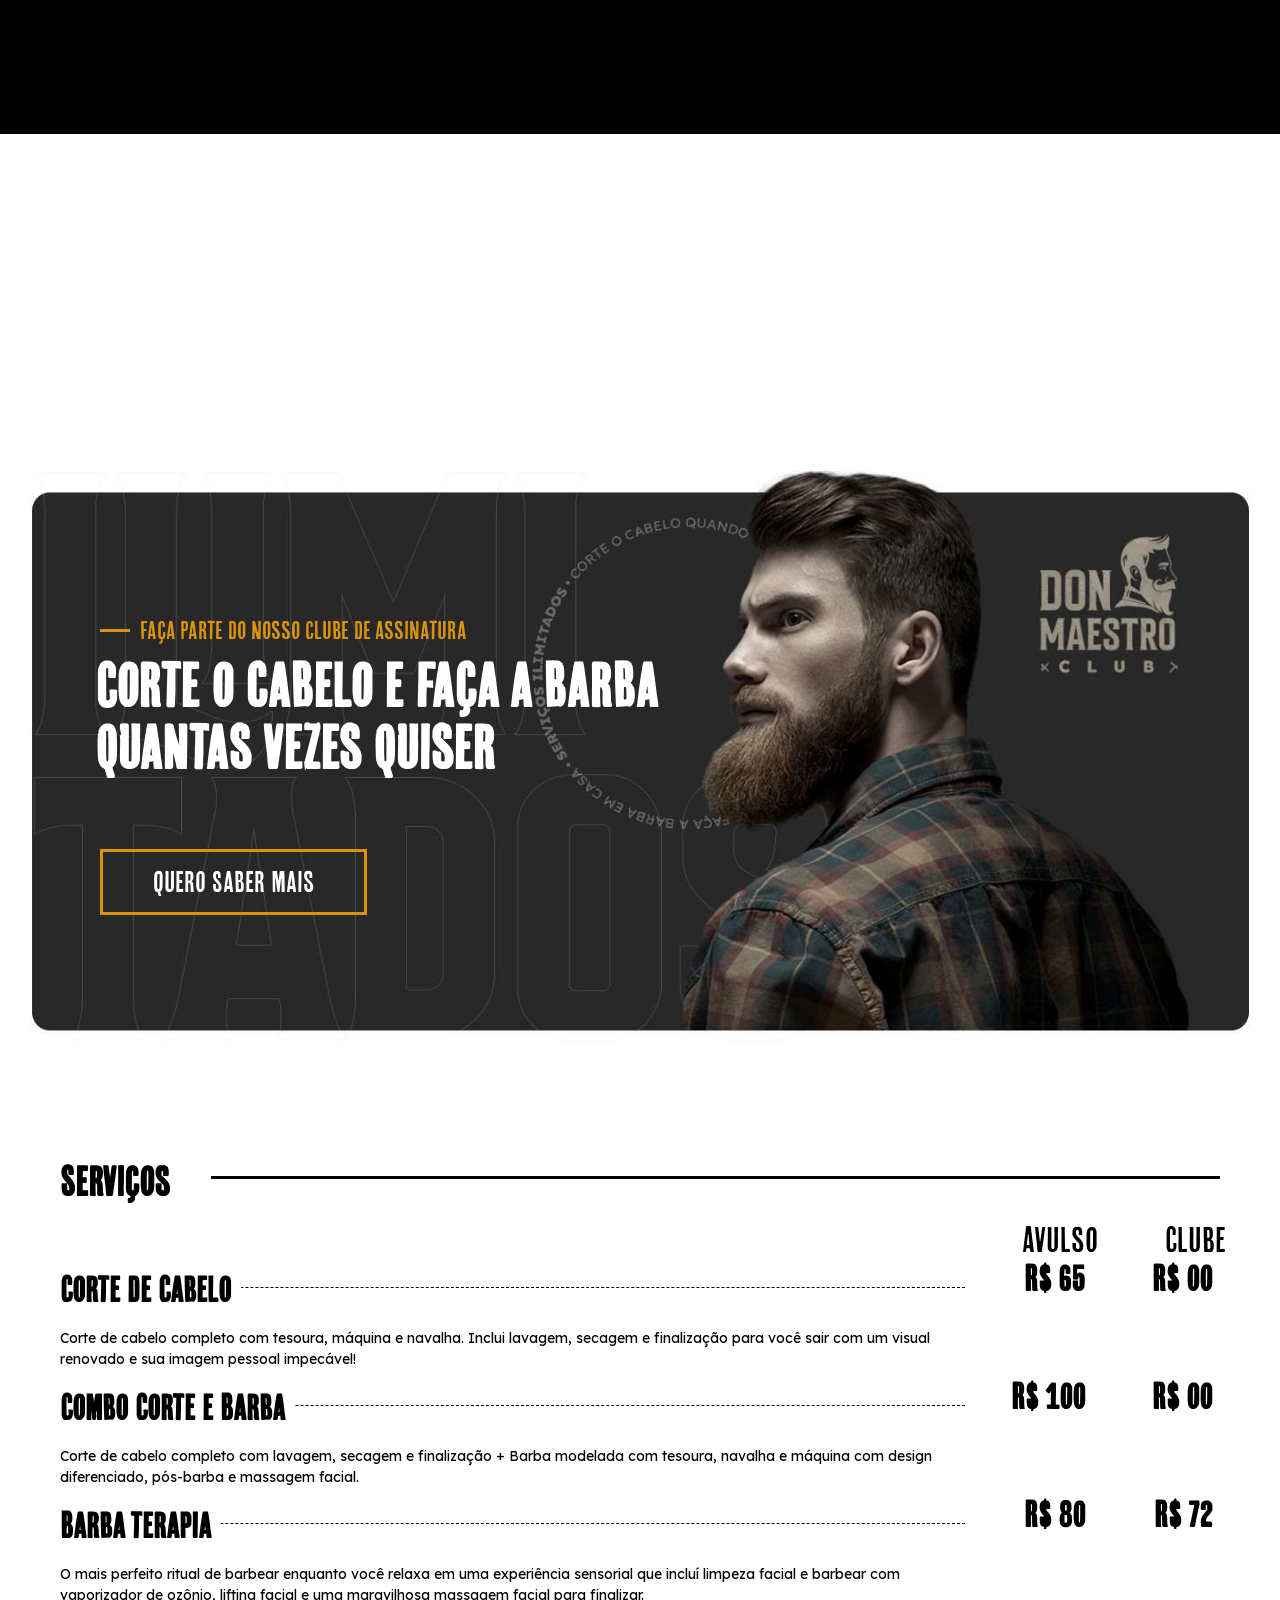
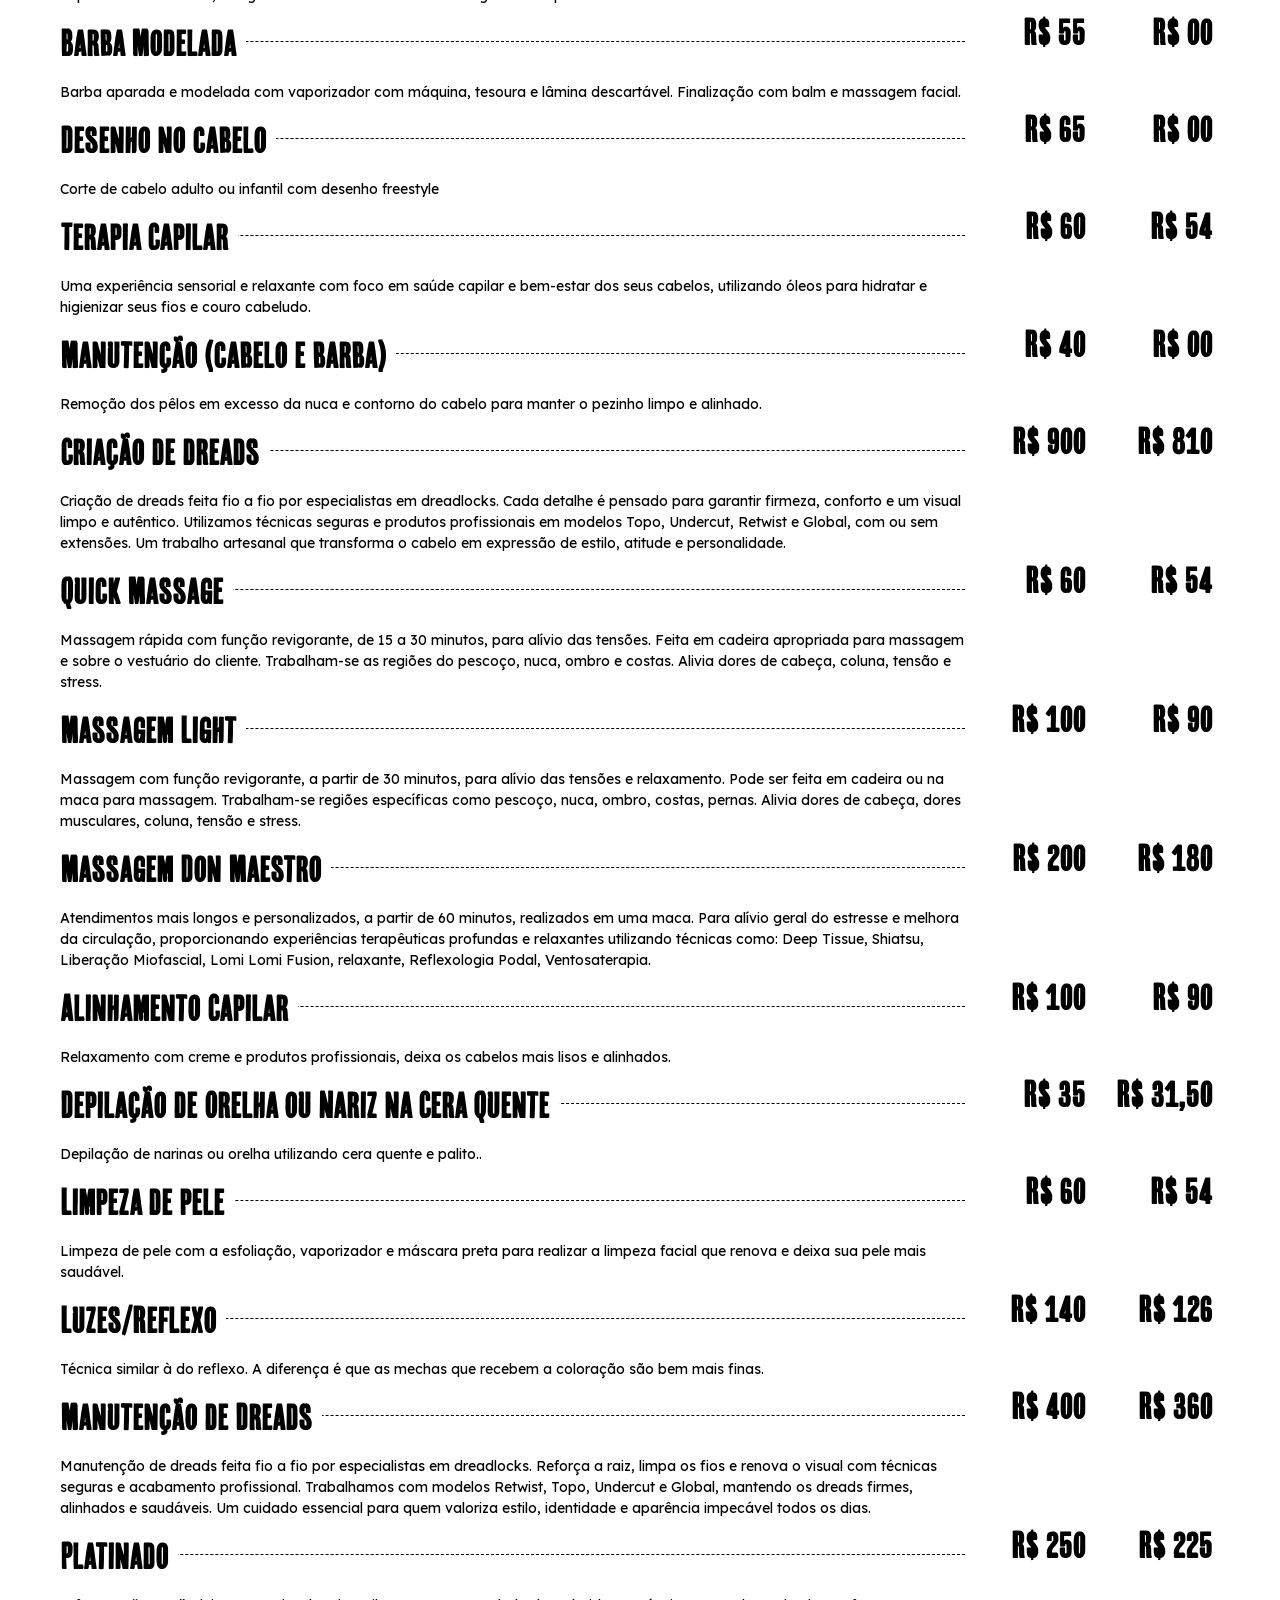
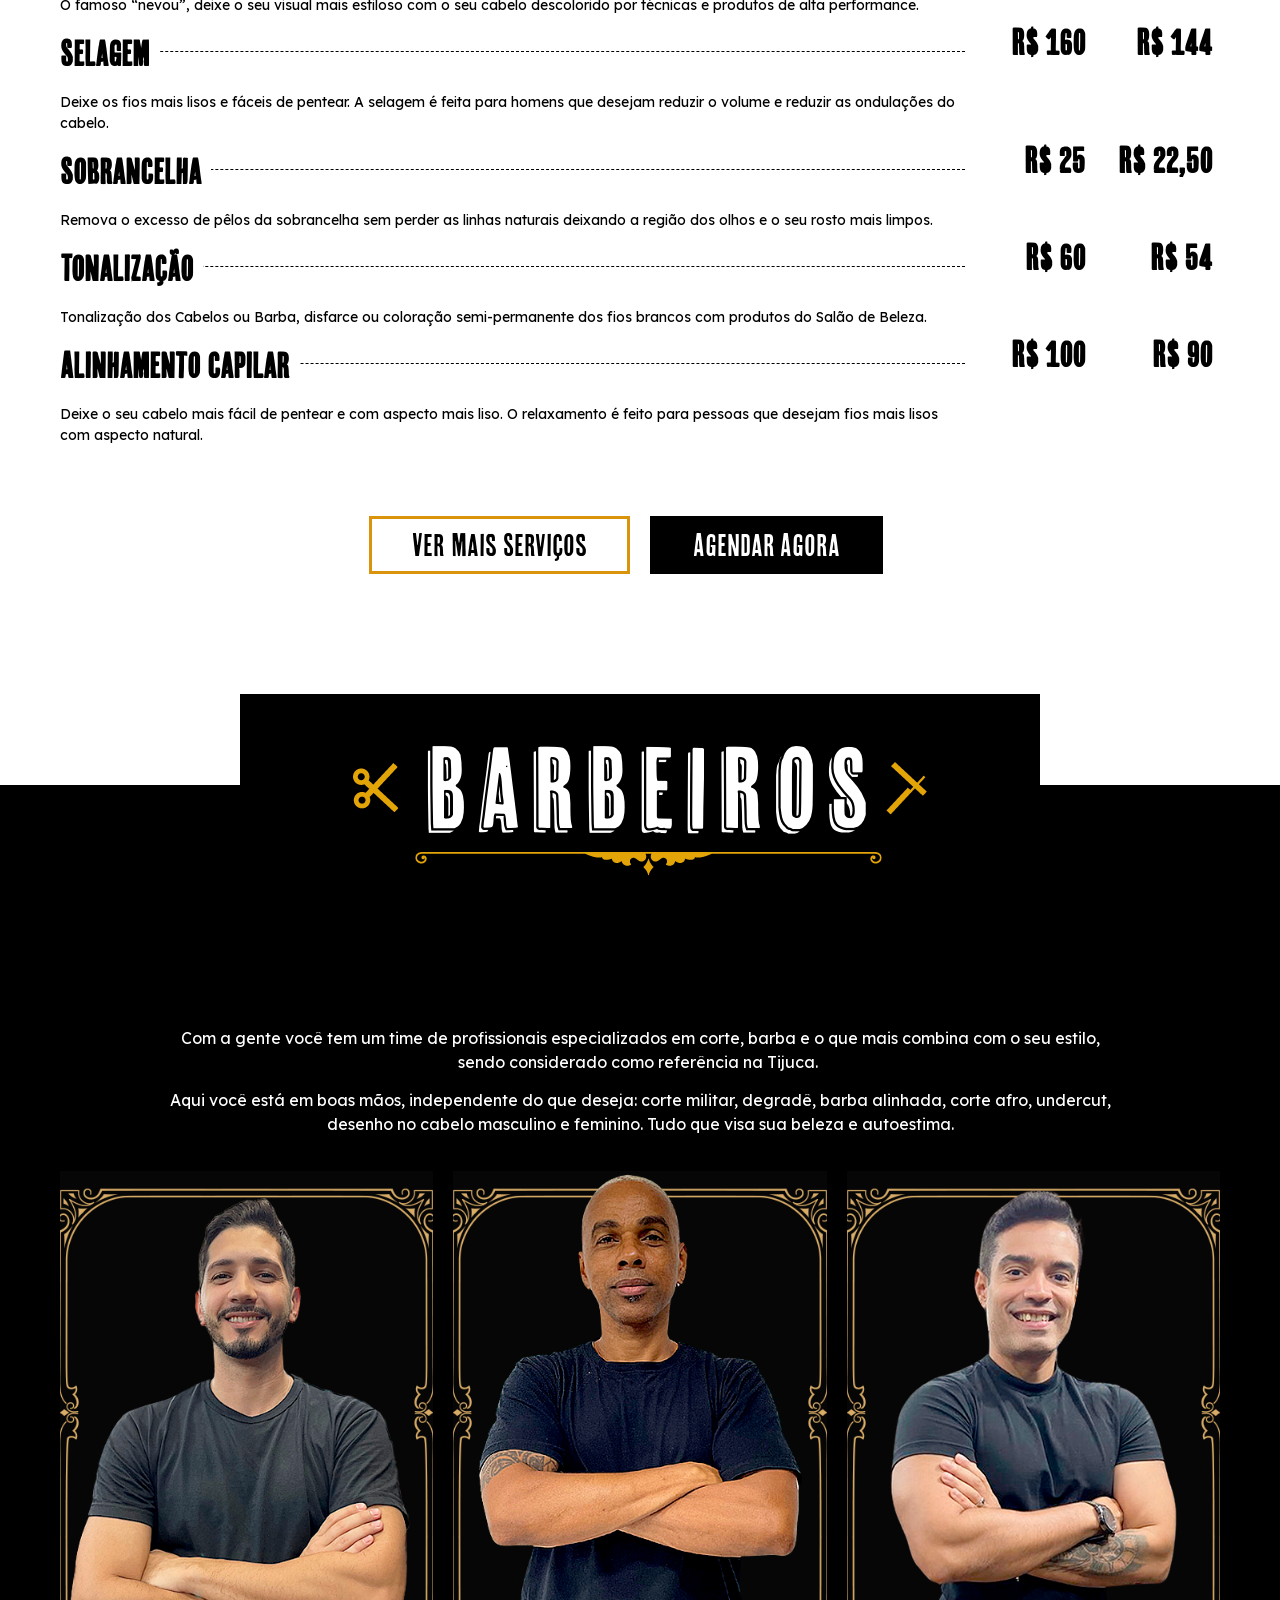
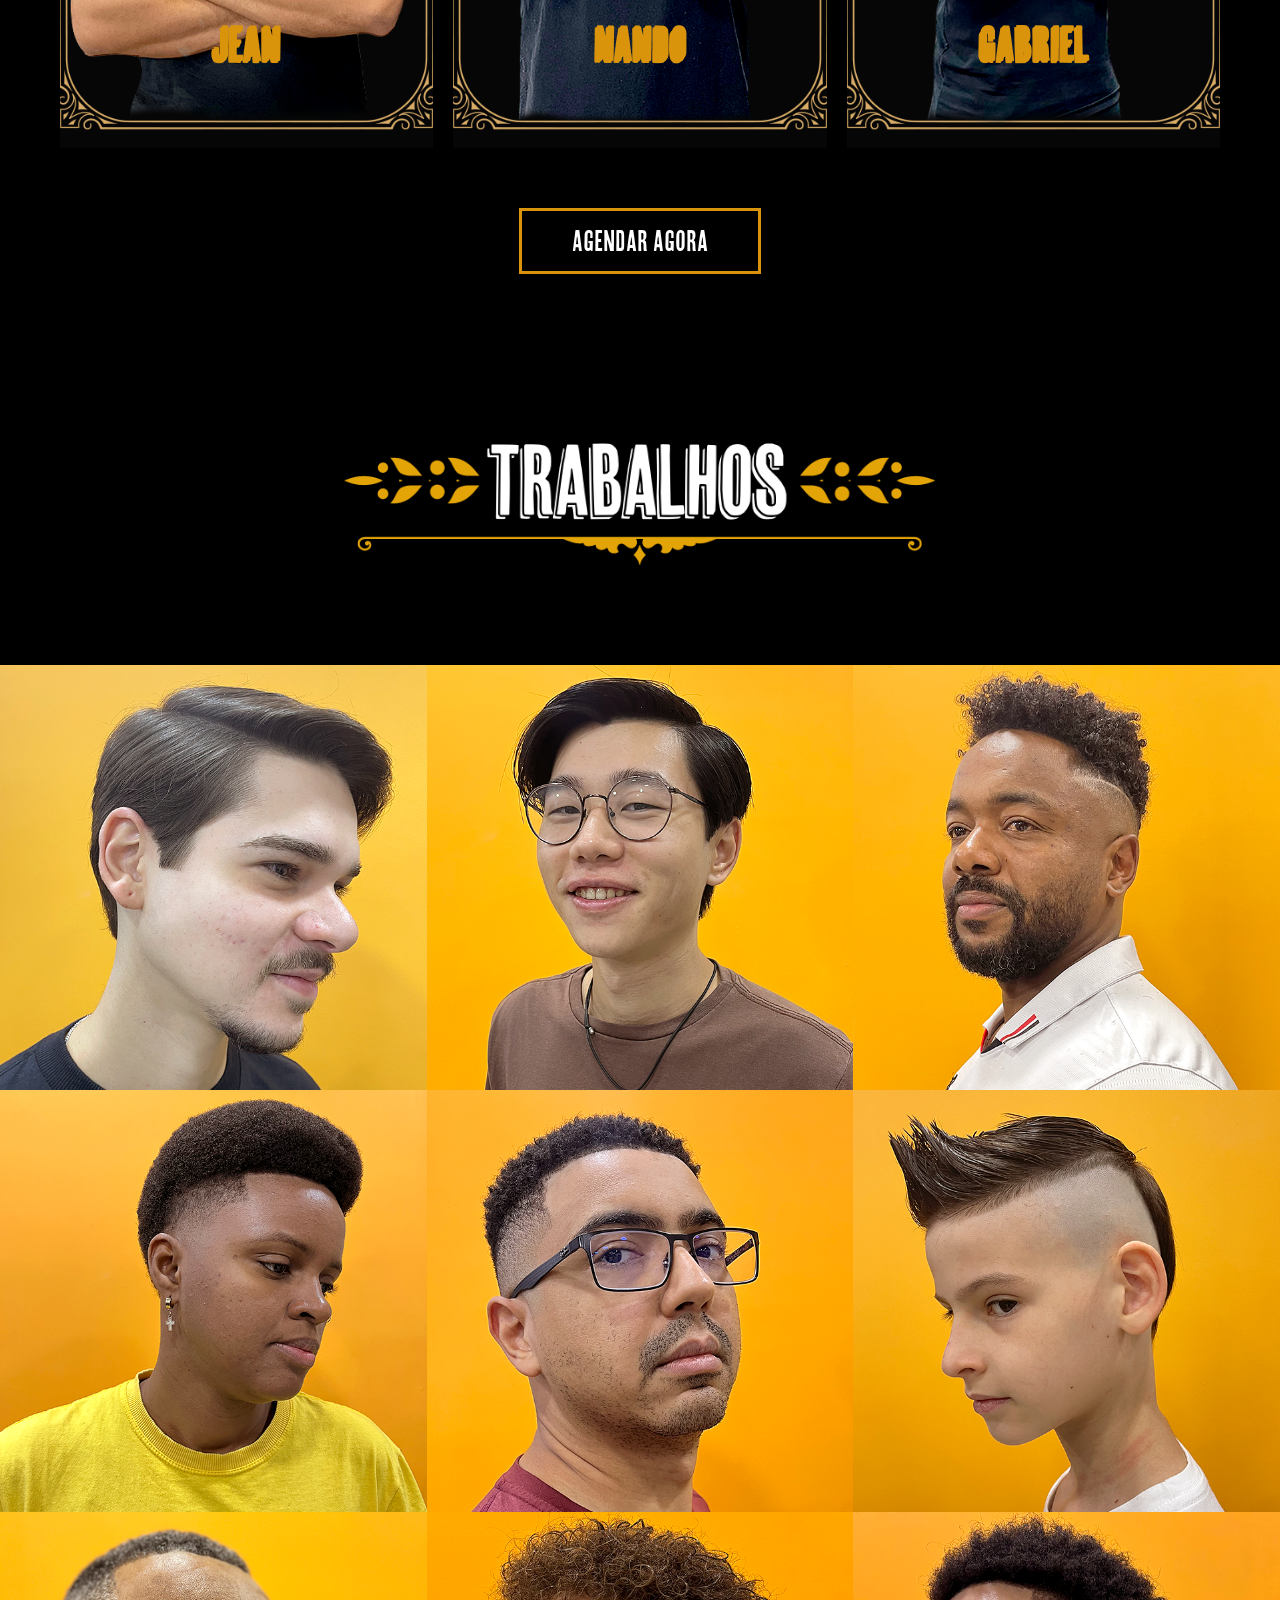
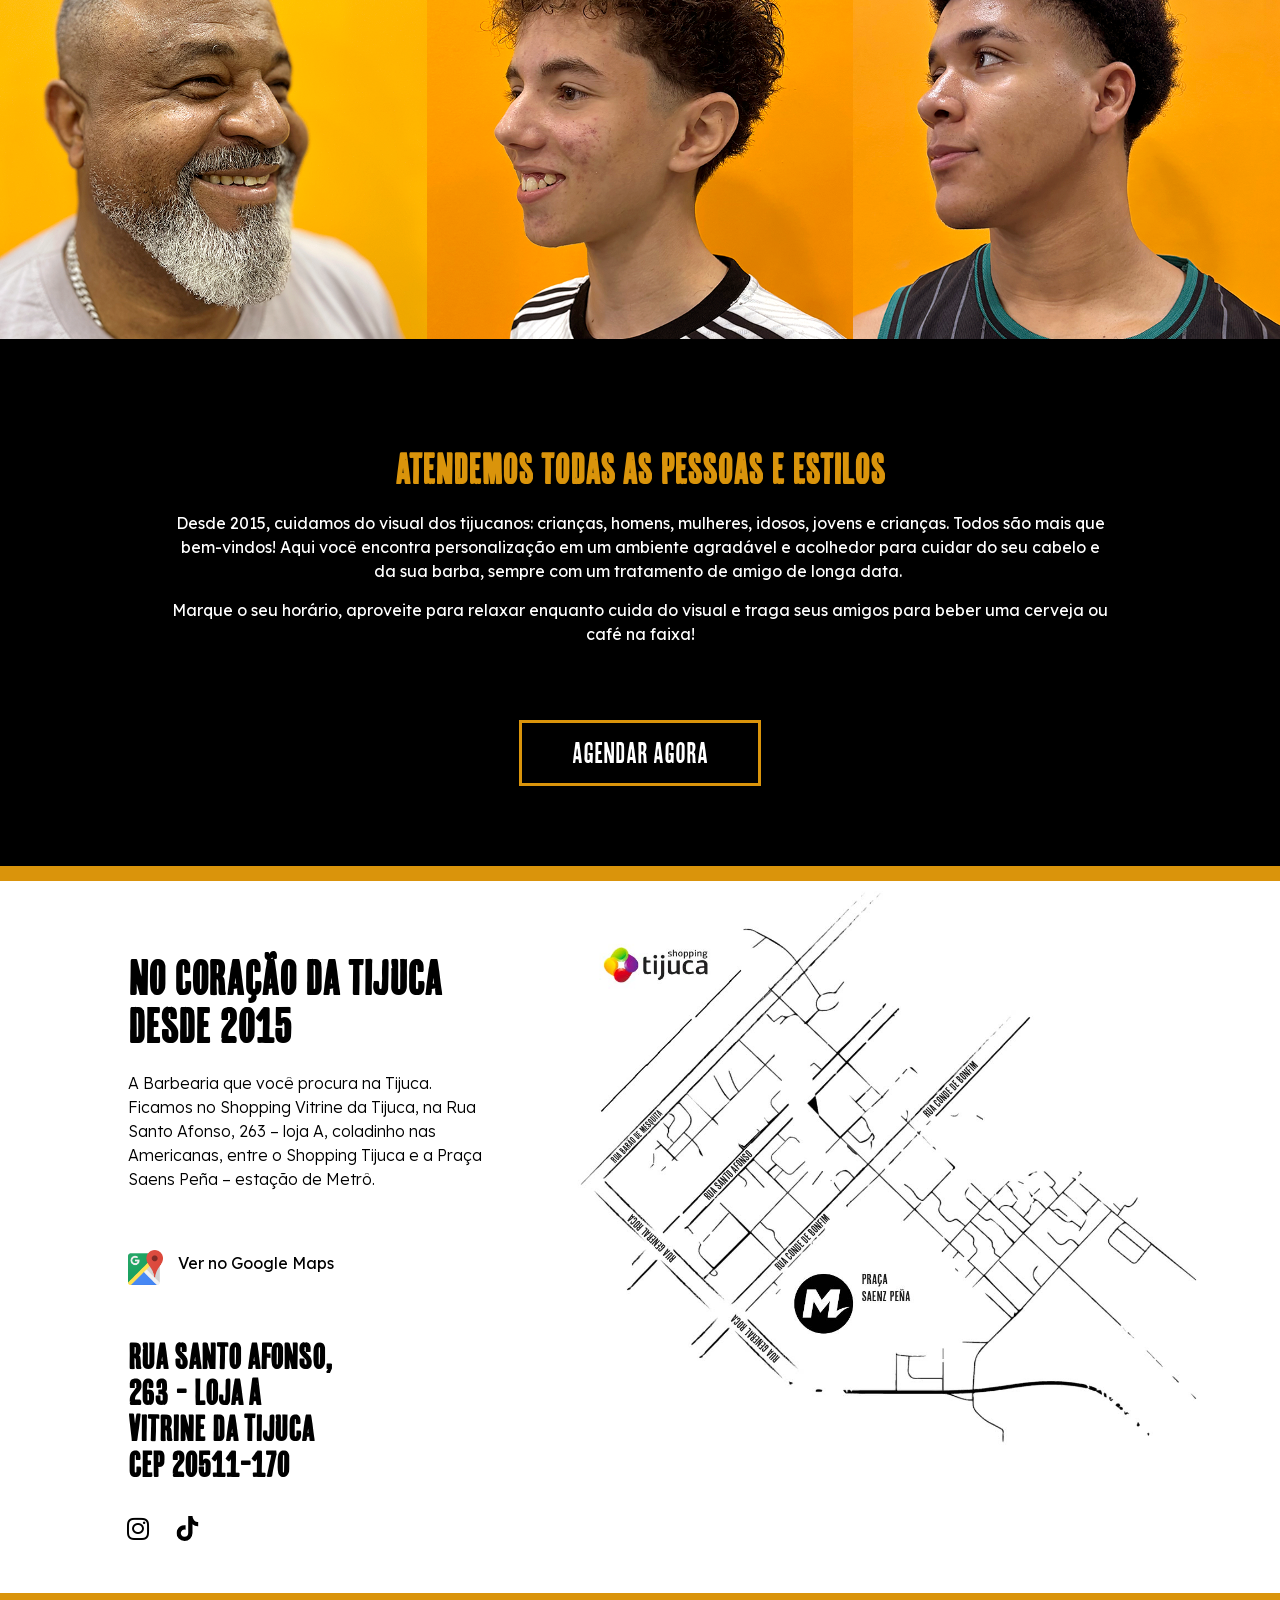
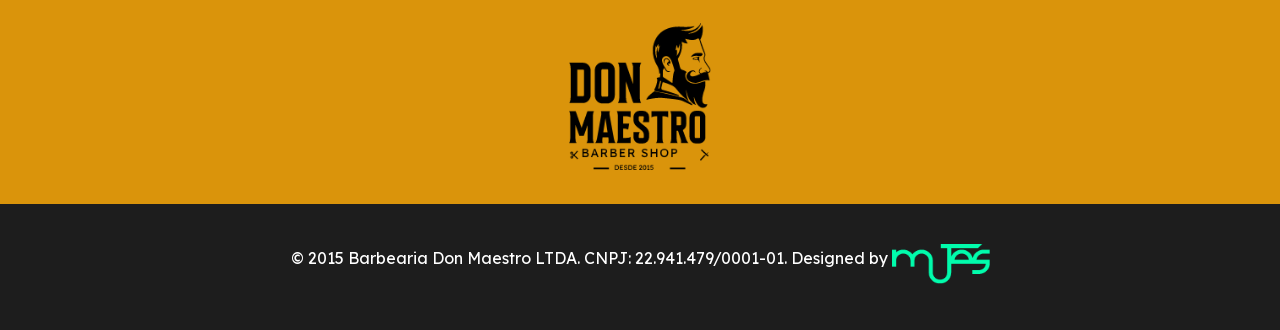
<file: ref/barbeariadonmaestro.com.br/index.html>
<!DOCTYPE html>
<html lang="pt-BR"><head><script data-offline-resolve="1">(function(){
var ASSET_MAP = {"https://fonts.googleapis.com/css?family=Roboto+Slab:100,100italic,200,200italic,300,300italic,400,400italic,500,500italic,600,600italic,700,700italic,800,800italic,900,900italic&display=swap": "assets/e41380127b5ea983_css.css", "https://fonts.googleapis.com/css?family=Roboto:100,100italic,200,200italic,300,300italic,400,400italic,500,500italic,600,600italic,700,700italic,800,800italic,900,900italic&display=swap": "assets/6adb6452bc1ee069_css.css", "https://fonts.googleapis.com/css?family=Lexend+Deca:100,100italic,200,200italic,300,300italic,400,400italic,500,500italic,600,600italic,700,700italic,800,800italic,900,900italic&display=swap": "assets/e93f8bfc01917cf9_css.css", "https://barbeariadonmaestro.com.br/": "assets/7c1480cd26c05d38_file.html", "https://cdn.trustindex.io/loader.js?ver=1": "assets/eb403fc948ddcb66_loader.js", "https://challenges.cloudflare.com/turnstile/v0/b/d76008a69eab/api.js": "assets/76763bb46224400a_api.js", "https://challenges.cloudflare.com/cdn-cgi/challenge-platform/h/b/turnstile/f/av0/rch/hzom4/0x4AAAAAAAbaszMygKLnGbeo/auto/fbE/new/normal?lang=auto": "assets/64fc533aa3301d10_normal.html", "https://barbeariadonmaestro.com.br/wp-content/cache/min/1/5af643bbfb9597c6e9d50f2075704d8a.css": "assets/6667db3e5e8f0c8b_5af643bbfb9597c6e9d50f2075704d.css", "https://barbeariadonmaestro.com.br/wp-content/plugins/wp-rocket/assets/js/lazyload/17.5/lazyload.min.js": "assets/8ceb3992861ed1fd_lazyload.min.js", "https://fonts.gstatic.com/s/lexenddeca/v25/K2F1fZFYk-dHSE0UPPuwQ5qnJy_YZ2ON.woff2": "assets/e16222b5909f61ca_K2F1fZFYk-dHSE0UPPuwQ5qnJy_YZ2.woff2", "https://fonts.gstatic.com/s/roboto/v51/KFO7CnqEu92Fr1ME7kSn66aGLdTylUAMa3yUBHMdazQ.woff2": "assets/0a44e0bb6ba5c853_KFO7CnqEu92Fr1ME7kSn66aGLdTylU.woff2", "https://challenges.cloudflare.com/cdn-cgi/challenge-platform/h/b/fo/3672513838:1790290820:plPzKG782GIwiu7A0bVVsrqVtSX7xgzqNDM6DP_nXZs/a40584448c46d691/AnVmfLDEGclDIyA3ygwhOVVCLVVF4XwJyOY.03dn1cQ-1790291994-1.2.1.1-i3_kvB2XEmp7xeVpt3X7idTA1X2vo2o_R5nj9Go_o8y6G16NRI_0G1Wr_z.H3p.A": "assets/49aef7de87c5ecb3_AnVmfLDEGclDIyA3ygwhOVVCLVVF4X.a", "https://barbeariadonmaestro.com.br/wp-content/uploads/gabriel-corte-tesoura.png": "assets/83099231632d8ee7_gabriel-corte-tesoura.png", "https://barbeariadonmaestro.com.br/wp-content/uploads/jean-fade.png": "assets/de48984886d850d8_jean-fade.png", "https://barbeariadonmaestro.com.br/wp-content/uploads/joao-barba-modelada.png": "assets/81fd0c530a04ce1e_joao-barba-modelada.png", "https://barbeariadonmaestro.com.br/wp-content/uploads/dib-corte-militar-1.png": "assets/53fb5cc0799a68dd_dib-corte-militar-1.png", "https://challenges.cloudflare.com/cdn-cgi/challenge-platform/h/b/ci/a40584448c46d691/1790291994637/bDihF6r1yArJvNmRKf0TLMvyDXq09IfvJ9C.LKB.0l8-1790291994-1.3.1.1-514FQ3oXHU.nck6E_vpekqTHBjsilCFZRKuhVJTM3KX6hKjAB3ttL7dmQOi8_SYoJPBYke5q3h799BrjFWli9emLsZ0fPLPrvb_hVBo1sYBeRfIv3sncDBD4N7eofwdoW6e0TvEh1IIhyCuInlBEjjCirae.JRsukkHEPICSeh03a2dOWjWWFO14rXtbhuEPDHLOHndMrzzT_9p7jmEfttzUI1y6ylDGJj00um57QXsPbkD69ffmTRiV2VFA53MXuMQneEvzLKvfg115jE1Fx.n9J0NDN8Qpn6w2Rdcg5IFdyypeBAtK34bFI24.FtKTZh43DC8E1j4hlpe0wGNNq5TKASP7FTK6OTtIFdMjB8D_FxmEQbqTWAzauX1ExX3ocrvD6WSxfnd0BWzUEBwx1QLGR76t1AlYGR21JOGzZbrUckE2ZHSB_MS5g2_C3XhikvQwwFO32EIS.q3hpSKzM50BU222LgI6Y6y0FISO6SV5Lz6nVOWa.DWQVMhWjPy6390GutpKXBgUb8V.CtJwsQviZT4bAF9NPxbT.hLOR1oi7ADTkDg5NsIM00kT_a3DPbjZ5dzSQxPvldOL1CZM8OB560MAkOjX8Hqe.c_JbgGBzflIrK1w0dHKRcchLcExyMEf_tasaKkIRm4LUBR9N2GXLBasaJLpSi3OLsMhHq7O44IsnrZ7auUTIu9DY0zRcilIs8NdrYWWNvXXkLSVRRL4sSYO0Tq4Nd0AIUw0xo0": "assets/1c2da8bc65d462ae_bDihF6r1yArJvNmRKf0TLMvyDXq09I.png", "https://barbeariadonmaestro.com.br/wp-content/uploads/nando-barbearia-assinatura-1.png": "assets/ca769e7b240b96d9_nando-barbearia-assinatura-1.png", "https://barbeariadonmaestro.com.br/wp-content/uploads/julio-barbeiro.png": "assets/2262b8bd4e071b1c_julio-barbeiro.png", "https://barbeariadonmaestro.com.br/wp-content/uploads/barbeariadonmaestro-header.jpg": "assets/8d62ad71f424fd57_barbeariadonmaestro-header.jpg", "https://barbeariadonmaestro.com.br/wp-content/uploads/barbeariadonmaestro-selo-ehora.png": "assets/2780b749af839b48_barbeariadonmaestro-selo-ehora.png", "https://barbeariadonmaestro.com.br/wp-content/uploads/barbeariadonmaestro-bg-cta-clube.jpg": "assets/22e7f5604ee948e5_barbeariadonmaestro-bg-cta-clu.jpg", "https://barbeariadonmaestro.com.br/wp-content/uploads/barbeariadonmaestro-logo-10anos.png": "assets/baebf77d3fdccb48_barbeariadonmaestro-logo-10ano.png", "https://barbeariadonmaestro.com.br/wp-content/uploads/barbeariadonmaestro-retangulo.png": "assets/f8ce76cf984a20cf_barbeariadonmaestro-retangulo.png", "https://barbeariadonmaestro.com.br/wp-content/plugins/elementor/assets/lib/font-awesome/webfonts/fa-brands-400.woff2": "assets/6b2680fab784d245_fa-brands-400.woff2", "https://barbeariadonmaestro.com.br/wp-content/plugins/elementor/assets/lib/font-awesome/webfonts/fa-solid-900.woff2": "assets/d0b4256abed72481_fa-solid-900.woff2", "https://barbeariadonmaestro.com.br/wp-content/uploads/Cheap-Pine-W00-Sans.ttf": "assets/e84ff009e6f716e8_Cheap-Pine-W00-Sans.ttf", "https://barbeariadonmaestro.com.br/wp-content/uploads/Cheap-Pine-W00-Regular.ttf": "assets/c83892948c82d7cb_Cheap-Pine-W00-Regular.ttf", "https://challenges.cloudflare.com/cdn-cgi/challenge-platform/h/b/turnstile/f/av0/rchugyg76eHGJslJ0709pKxLlb3dZ2oq4lfglmWGmSPQf0-1790291994-1.3.1.1-.UIT2BI7SqSF5xKuewxH9YI5pF_U_0CK4mhQkxplERU/hzom4/0x4AAAAAAAbaszMygKLnGbeo/auto/fbE/failure_retry/normal?lang=auto": "assets/0de9f2f98a4f4ae1_normal.html", "https://challenges.cloudflare.com/cdn-cgi/challenge-platform/h/b/fo/3672513838:1790290820:plPzKG782GIwiu7A0bVVsrqVtSX7xgzqNDM6DP_nXZs/a405848ada1bd691/GDn_4qURwkaBnyQoVTqfEzmcvPOG6HowzdEQb_pAy4A-1790292005-1.2.1.1-C0iIgU4jkr2tVoqRzuYLj1DgaA6XXv3aor376JreSmd.1hE.1qHU8IJUOtYedWox": "assets/0857cd017b2d428a_GDn_4qURwkaBnyQoVTqfEzmcvPOG6H.html", "https://challenges.cloudflare.com/cdn-cgi/challenge-platform/h/b/ci/a405848ada1bd691/1790292005872/J8GOINaaTSt8i6HEKuBA5VSOhp6AGS3Rq02qjMWnHBQ-1790292005-1.3.1.1-O3MKbJFH99gVCxq1wwDTa1hGiMliQboQcRkTikppcd.mW5ekYZArqmWbrNix.NL9uKji1gI74a6us343JxkNZJVgBC284MVkNsKBA9gZ4Bv4hy9kl.XBqvW7zJHAo96emlswhBpmNpvkIo1hGbKNNnyQsLLzy9lbd2i.MtL4u4nfKCFzqRnXkR19puc.xJAhTCyTx2xdC.sqZX2MehgXv57kEof8qs0lo3IRrLqYg9L8AHAdBIRTfIyVXkgnxODm.xqfHBzjlod6cX7ifAHwVAVdiLDBoHpPOBmP5BIDCJS1wFaPZE8NTSXObkdjv9J2NNiivE1dk8zlPTb6ZVSx9oAeay1f_lU1gH7KiKqkbkbQjUcrteC0jTh786.V9CPQ.N4LWYYaQaJpy2zVlILgfsYtraaQ6G4KbrQ9xhgziEkDHPw_LGsH4GI9pKzcZtPVzQtuprkk0mt4qoloMDxkrWsjDTAnJZ1aQdXfyraHRnMjWbybqll6VNhG6u3YbTPip29mIh1JDeTzpSQsqUgBM3Nld0xzf7gC9FkUVPtcUf.66RjeYVOFg81M6xiC0tDQnIYMO2DzcDcz1Jsgc7KTyI9A2SRx4nOICwjl357BbXuTGpNPkIPxHrv5W3TPa5oG1UZlYWu3RBtUA4a9DIbo3B2u9tYZHaHhIA6_WpGOAJsQ3EMCDs.6_5sb560Ibs88Wk3_RhcfrL6ZXNxIwYqZzbFCY3K1Kjzy1WJGjGV3xEs": "assets/2fb18b5ce479db40_J8GOINaaTSt8i6HEKuBA5VSOhp6AGS.png", "https://challenges.cloudflare.com/cdn-cgi/challenge-platform/h/b/turnstile/f/av0/rchZCejZckxamMtpFiERsoagLwM5rZesLsNZW6JPhdnmK8-1790292005-1.3.1.1-JjrCBmMTflJigmTYULnnUSI_ZDE3lzCW7Ypg8GzF3vc/hzom4/0x4AAAAAAAbaszMygKLnGbeo/auto/fbE/failure_retry/normal?lang=auto": "assets/bd04b26a5cdef9fc_normal.html", "https://challenges.cloudflare.com/cdn-cgi/challenge-platform/h/b/fo/3672513838:1790290820:plPzKG782GIwiu7A0bVVsrqVtSX7xgzqNDM6DP_nXZs/a40584d0fe47d691/ZCmd1BNh4Ax66SH1dvPSYzs7LBBVXQ_qzuAdPxrToUk-1790292016-1.2.1.1-N2GrbWLcjpGRA.G9xJqfbD27lLQAXeKuAoK_8AjDzhPw4lY5yNQbFT2x7whVDZtQ": "assets/fda4fbf39cee0573_ZCmd1BNh4Ax66SH1dvPSYzs7LBBVXQ.html", "https://challenges.cloudflare.com/cdn-cgi/challenge-platform/h/b/ci/a40584d0fe47d691/1790292017114/DUurB4O5D2eijnQZ0xmYuM8A18qQIR3db9Wg9I.m.OE-1790292017-1.3.1.1-3WLLocLe6IQ99nDO15S91E5MJGg4lJq4kXZx.znb6ouDCthBwv9yZFYCDpraoF3kB.FjjZc3m7EGfqQGqyshLhQqRO8I.3sogJIvgtpYcLvFLxtvBbLB75jYAjSjUXRMvdlZZCGJ2Rwmp1JXJspMtqGK1zn3SVg0f1kL5YhajmAsOAnKiECN9sOaBKIitllOsJx4uAqSfm5tNNg3p.aemty7bYifS.[base64].RfGYzstw3pIBx7kPsOWIDcJcmHwEy5iC8JHTjeonQdlyTkybhx6AzpPDB9Kl8Iw0tvRR0sR9Ts39PZcVcj6aae8PEoQhmHj06tpOC0MJKzJTibbRqaY2xpK3Yxp5MrYHdjok9iHcZAOfaBmPMth3YNQ5EBWHB8YYj_dNbkI": "assets/fc6d658a8c6837a0_DUurB4O5D2eijnQZ0xmYuM8A18qQIR.png", "https://challenges.cloudflare.com/cdn-cgi/challenge-platform/h/b/turnstile/f/av0/rchnkix_L4KRwZCgQ_lew3WsEKANmMp9.ox7z0fqjqLXCk-1790292016-1.3.1.1-UNnGTOpCmnFOGYbVOF4K.JJpFH8lwtQg7rnbkFn_4Rk/hzom4/0x4AAAAAAAbaszMygKLnGbeo/auto/fbE/failure_retry/normal?lang=auto": "assets/2fe144f4f62bb419_normal.html", "https://challenges.cloudflare.com/cdn-cgi/challenge-platform/h/b/fo/3672513838:1790290820:plPzKG782GIwiu7A0bVVsrqVtSX7xgzqNDM6DP_nXZs/a40585172aded691/WqUBzGiGYX8Jo.tjzkjwBnTeux3Ceu6Cwx5vHSPXrnE-1790292028-1.2.1.1-2KiRmwpz43Xyu33FgHZkgLWcL5WBaiMDi0QkIcO1Bk8vPHi.EIGgFr2UunBFOzD7": "assets/5fa0b3bf46d0c996_WqUBzGiGYX8Jo.tjzkjwBnTeux3Ceu.html", "https://challenges.cloudflare.com/cdn-cgi/challenge-platform/h/b/ci/a40585172aded691/1790292028344/Aeep0RAlwUg5xa0zRTNUaly5.bpZ4d8cDXv2_t12Hn4-1790292028-1.3.1.1-_7D5fGL.6kSN.boIHKOvOzXsVUWocOtXP8hy4HMS046sNrMufj1SbLzWdoBRewh0O4YoLLbhln03C7PWjKDbXoICIJWUaTtkE2G34WChswC60z3k5XiX8EsfieQKJMY8bAFANYoQnurAdznLIdhAd_tBVUJh9B2VAcZ3dHF3rN.1oqGQWcga6YxGjL3zawPKyv7ccnh0MyCQZbiBWtTgBDayp87J176ztZywA99HG00EX1DqWCtB5AwuwIVQpoSWbpIF7vQXZcuZqDbaSEJFCSUNHgS6Vq1.Ftwx7exr4z9ADopw2SMMcn9tcYawqOeE7V_Fb7srdqGTRaEH5Ut.fiiZ3gD0x58T3UcAXNtq_sOA0iYXWnaqNmqbHfINZLeYqaReH4WzpYe7Ujv5zJpWm7HmV.QPbHH1aw4BcLIq6hWz8C6hJBKmOoK6ubMVpnpiQqo4G_BXK9cDDHeXnP_lQzaqkJf30.2zmyM1RHQVJ7hrdUlteCOpBlSbNS4IJchdgemuFPca9EYAR6_XqNozMV_3LLhNW401rUc4TJduT3DjdiDh.XZ9rKrsO1tztJrXEC5uzQVETP86jtYP1tmx7RCD4wLEPiInXYlTO7f4Uv5y7cEB2B8AQnVFRmZ7vLxEqqLAN3KT5x8no01yzDjia1eLUTSrB8rrNm57PJKOhyar8EsKidsCCfUvIb9czcqNFJwk_cIPFK9WTt5LgJb52utzJsh4R0pt__Dhp4oyS2s": "assets/b28e865d59ef6b63_Aeep0RAlwUg5xa0zRTNUaly5.bpZ4d.png", "https://challenges.cloudflare.com/cdn-cgi/challenge-platform/h/b/turnstile/f/av0/rchvB1xhY6CD_s2rG0cf.VjM7U..L6VL1egW7VhgD.XJF4-1790292028-1.3.1.1-mrdDbrvx.fiq3nJ629NWLvXeozvaMRrE.s139wye7zQ/hzom4/0x4AAAAAAAbaszMygKLnGbeo/auto/fbE/failure_retry/normal?lang=auto": "assets/f26ca205388066b3_normal.html", "https://challenges.cloudflare.com/cdn-cgi/challenge-platform/h/b/fo/3672513838:1790290820:plPzKG782GIwiu7A0bVVsrqVtSX7xgzqNDM6DP_nXZs/a405855d5f9cd691/0pk6wkSI.RU7TvSNp1Bil33b4OIxfeOjQjHBfhuOND4-1790292039-1.2.1.1-hA8miNS.UZvJrfiH3FOWAALBMqyhw9bZP151wHDsRsWP4RsQmrQdDNQxmN96nXMy": "assets/ea93cfeed54678fc_0pk6wkSI.RU7TvSNp1Bil33b4OIxfe.html", "https://challenges.cloudflare.com/cdn-cgi/challenge-platform/h/b/ci/a405855d5f9cd691/1790292039569/._LaqbcMXUziAbIGmVGqnK.jc7otLXwxSIB8RcgYFWo-1790292039-1.3.1.1-zNFBi_s2e5ZV4h7TJMpgRPomawha9OqfPpqz.11rgPCiLt8Gn8e4hxvrDeMzoZD36YWV1ieVNQXrE_EFZSWM415NOHAQ5gkdVeHrUm0wVaWjrPAMhMXechVzoQ4iZeQo6QiAzQ3vnZH5HYd.mPcnAdooXj5HcF5Mpw2gkX_ON9T3WIcaVgxmwVtM2F3lLnBdJL7OF_YYehSoLwkeoUKncAFHbuCoouRbFn8o4I0erYhy2UTF83cXmpIjBIs29awvVGvRmPS1B_yeLgn5Pvrj4R9DCodB.1P89S51i4xIlu5.rfGhtEBMaflIxQxvhpax5DlVTRxNFYM3nGk9qrT.XjRglgc11IXoBkIb444iVoScUjEK.gvCJ.L_Mnf2z0ZRFo6qqT1cCdoP7i7vV2Z.SqVsDkyIQ4GFlu7mvPnsIn8ytpn0EQ_A39kUC7.bSZLPpWP0q43bX7iKydcDBwMEvo0cKWUJ061ecWCwogFOSHOsHl54WV5z5b7L90Bjm3whRyNahWE7KjoaAr_Wo1En6WwC6Yr2T96W6VJQdljcZoF0_20XtSMi4I5IcUfMV1kHBDWKBoPolEXHOVAmm5kDNHymv9mqmKjd1Ukn.Zbz4a_gKpujQ2SEuseWA2Ybj0ayYOVGxEm5I2YHB88sKO58yoLAbnz4eW42JM4VR0tZ68gCwMxv6Mw1FcnsM1sBUCaz0zE07LgAB7kA5z72XqySZCc4zHDbPOEBjqs7oPkXNLs": "assets/474f182b08d7eafa_._LaqbcMXUziAbIGmVGqnK.jc7otLX.png", "https://challenges.cloudflare.com/cdn-cgi/challenge-platform/h/b/turnstile/f/av0/rchn4EGpKaQ1wqzMfCTn.64yzDtvRg9.nBnaoF1h1w1XrA-1790292039-1.3.1.1-XX8yFGBezNRONTLq9jDIaEWpWhOCDxfe99iFfZ6AVDw/hzom4/0x4AAAAAAAbaszMygKLnGbeo/auto/fbE/failure_retry/normal?lang=auto": "assets/528adeb9018f602c_normal.html", "https://challenges.cloudflare.com/cdn-cgi/challenge-platform/h/b/fo/3672513838:1790290820:plPzKG782GIwiu7A0bVVsrqVtSX7xgzqNDM6DP_nXZs/a40585a35b54d691/42zn3QMhMS9n50LIt43l34z6ifNieSxkqF3TmhbBPNg-1790292050-1.2.1.1-TB9oMiqC0z_LfyNZBSeZNI_rBfjTZe1PnGTMq1e0vNB9QfVXxRN.2At8JtYTgntW": "assets/a4637dfc591f5ca7_42zn3QMhMS9n50LIt43l34z6ifNieS.html", "https://challenges.cloudflare.com/cdn-cgi/challenge-platform/h/b/ci/a40585a35b54d691/1790292050753/nWXmcEnuRekXtRlrtV6P27Ad_ZSPR8MOoW_yeMtWSmA-1790292050-1.3.1.1-GthdnqyHPeK6KVFDjZRiIYW2thfW9eOXn9NyoU7G0P19v9OY8v_bJ7ngQGDZikio7uPKo.0F4zHDkcVTsJ8rJqcRAguxT_euhmugfeA7kp5WEqz_cSHAx2e2ppabD_AUJmU83NLRa4ZY5qpVX_mrkaTOk2LUzGvzm1UtOyJWTY6v0P_QZ.MF9LKYtQhq1d7LnfgAZnpzWFMC5V59PQ.tsPjVA8kyGVBbtkncQu8nf7Ib0jAz0pcglG1eHy.Qxm_JpBRRt2Pbeba8sBFJS3HXj1mhQnpjsuRIpiZlY0wg9sRddF8NAsZ19vQDtqniZWztkL_XhT_N22cYud395Xk2FJBlBcjb73AShgfeBf2ZssIm2NLx9k3WFQqTVk1gifAebnjRpIrO_NRlKwaOXf7rM71_ZpFz.gUUfoubyvnUzUq_wD8uHTeJtw2oae6Bg5FQLz1a9ONVXXS1DRX7WCTe.ovtCAns0olOOOY52wgRodL3Y12P1zGlJgn1thjcg6qRsMxpn_4c3C7wLNXu4Lyo0X2VmbkRP8NhGeOW2QWSVOzaGsOIvKsJNGkzv2yrO_X.sUompLtUFETaItmlwVw8zkKKppvJFcGyRF7w3G3FSLi_XGB8ue2eRKdPP0MicP3.lV6XAp9pNasBZgS5oKW1ZGwhtHEshGhHwqf5F._GamCkaFp0LbeQQQACypCRLRQ9.4JwxEzc_IoR04kUNDngj0LxrVa8rguk9eQIWO1uwGM": "assets/eec0aba033218869_nWXmcEnuRekXtRlrtV6P27Ad_ZSPR8.png", "https://challenges.cloudflare.com/turnstile/v0/api.js?onload=turnstileLoad": "assets/76763bb46224400a_api.js", "https://challenges.cloudflare.com/cdn-cgi/challenge-platform/h/b/turnstile/f/av0/rch/lqxyl/0x4AAAAAAAbaszMygKLnGbeo/auto/fbE/new/normal?lang=auto": "assets/9b8c69adafe19dcc_normal.html", "https://challenges.cloudflare.com/cdn-cgi/challenge-platform/h/b/fo/3672513838:1790290820:plPzKG782GIwiu7A0bVVsrqVtSX7xgzqNDM6DP_nXZs/a40585b94c32d691/adBOEcFw2Dmex9lRxrClU46ltOgTLqLW82xbwJcU8KA-1790292053-1.2.1.1-viJ0AoRbdflWWMVuL5WJQTsmsXb_HZLJcGXAOpmPdHDrxImt3C0hCadXK7WFMD7d": "assets/bb23e4e22275cd89_adBOEcFw2Dmex9lRxrClU46ltOgTLq.html", "https://challenges.cloudflare.com/cdn-cgi/challenge-platform/h/b/ci/a40585b94c32d691/1790292054176/o1_C8UEDUOa2TIqUSb2uxww523HqcD1MgdAjOW42FXA-1790292054-1.3.1.1-d1Tfuz7ELqC50gide2AZ.qlACd8TXIbqaRkLN4tCPWwz8Nj.maf0nypPNrFXZKS.4x6P9VyzoRYwIlwe9QPnogR8pnLG.DbGK7A1c8fyCKxg_LL8_VAXHhF3KZZ0yAOsa0hJ9SUmOB8NOk3hLLQZTtX2h8_jA2OgP.CrTAsy1fqjfZz41xflQ4ymkrqCR7MfT7pC2.XF.ImPOg4iV8JKuGDtt9jQK.fq34UAFCXdqUcls.UfS7q9wNBZ7g8_J7c1mcqjYuVXI_WU0kV6EHDPAC6GOWCoNZ1eqoPy8vAE8v91o6xaUlvcJuPLH35g65WHTVFUEjd24N2aaFnjWhs2sINHnPkeaYdURydxvP6VrGCSBNwPk41oQ6RHW0hEJpxn71hm0phCa73HRQG3qlvasLSErMr8.biD7jRqg77Omx61ilWwkzoSuMwxUy_Bha03i7Ua_gDQIwN29IpdSVyCOsz9.pGQORox8noYAc6r6L8ee_5fX817L2RJZjuuJBewmo3gOJh6p2y7BBiE2mNnxNt8P2Jk2es5V1Z0KeJpL0g9hc_8AfFEeZ_hd20n1SBCvgp0wRY_wpulUfvu.stVq29Y1SuTri.MULgGLYgiaeQx.pa2AMMFxlGJ4yfWGJo0hIhILmozzAZW6s4BXEk3zlM8p_9A5NniXlIWuZTgDL5FMHEqHE7gs9p_h5S6iOQfrBc4nQlLvv2qIYA5nHO5uM8GRbfQO6ocPqx66vhIyo8": "assets/2a0aaf6c37baa9c9_o1_C8UEDUOa2TIqUSb2uxww523HqcD.png", "https://challenges.cloudflare.com/cdn-cgi/challenge-platform/h/b/turnstile/f/av0/rchUjzHRR_cu1I75a6ZTRu5e_LcEvT55StzOQFglNVlTIY-1790292053-1.3.1.1-SWtncJcaSyiDsjCPIqtaO.cmCn4p8AQTogMIiz26rm0/lqxyl/0x4AAAAAAAbaszMygKLnGbeo/auto/fbE/failure_retry/normal?lang=auto": "assets/59a655e00cb94461_normal.html", "https://challenges.cloudflare.com/cdn-cgi/challenge-platform/h/b/fo/3672513838:1790290820:plPzKG782GIwiu7A0bVVsrqVtSX7xgzqNDM6DP_nXZs/a40585fe98a0d691/I4.bzomYg2d7cjt8eXAdTLWtMdg4AdYBcKNVWS394b8-1790292065-1.2.1.1-2RnW0sdv3Nqp3ibdRaQAm9hCApw1ijRszy0vmJu8SuRnXYj65eCnSZh2M7lx04F2": "assets/797b82101b4d2182_I4.bzomYg2d7cjt8eXAdTLWtMdg4Ad.html", "https://challenges.cloudflare.com/cdn-cgi/challenge-platform/h/b/ci/a40585fe98a0d691/1790292065359/f6_HvnicWkvQXDSLICMFKZAy4SfOV_qVT2ViRQKB8Zo-1790292065-1.3.1.1-qxL4bB6XL_E5jVseyMhV_p0SZMabBpDrv4W3dIN2usPFPOVBHv94E5kU8XjGg3bqvL_1X20ipNE_WTj4872KwUCDHHbcz4SGXeLC9UiOcL2T2G9BQ8d6JrfBnLfcZNgKNidePFBkF5LZ0goTu4JnDuH.SZKHOMINArFLSPXKwkDhq4aVtx3TKmLHGwkQz4jlcZQH_NRh1p2M8.UHh5sYxD9hLOjk1uGV7ErKZpNeHoHmngXuRqdN66ZEyR76ZnnIPOGvlZGfR03KnmXzFLsqfBGt0N20jwX_pGBzrweXq3VLB5iJ.j1gEqEHYJz5mlfnbrb4szQWjEGSEjxPMqfWhB55kVtC5bBXd5F_UOhPgI.[base64].BhciSlK_CVcPMwtpzqqQ1cIGuBzNHoPRLtIIy1Kpyn4USldkIhShr8QoZC6u5G.VsoddOQM8FYJM3tIAWwCnuNeXI8Gy_m0lQkVMuFozs2dhSp1uqHt1_c6zrpFqNNoQAHc87Klj1Xu29WSr1VyIEOk_nHCJoMc": "assets/b209c60203de4f3b_f6_HvnicWkvQXDSLICMFKZAy4SfOV_.png", "https://barbeariadonmaestro.com.br/wp-content/uploads/barbeariadonmaestro-tit-barbeiros.png": "assets/723e82f7074fb044_barbeariadonmaestro-tit-barbei.png", "https://barbeariadonmaestro.com.br/wp-content/uploads/barbeariadonmaestro-tit-trabalhos.png": "assets/d74f6c296ff40bed_barbeariadonmaestro-tit-trabal.png", "https://barbeariadonmaestro.com.br/wp-content/uploads/cabelo-afro.png": "assets/8c6d71cdccc10037_cabelo-afro.png", "https://barbeariadonmaestro.com.br/wp-content/uploads/corrte-na-tesoura.png": "assets/ecaa53690dfbb1d2_corrte-na-tesoura.png", "https://barbeariadonmaestro.com.br/wp-content/uploads/corte-social-masculino.png": "assets/1872bde9fee84122_corte-social-masculino.png", "https://barbeariadonmaestro.com.br/wp-content/uploads/moicano-kids-corte-de-cabelo.png": "assets/1061a2f418554c83_moicano-kids-corte-de-cabelo.png", "https://barbeariadonmaestro.com.br/wp-content/uploads/cliente-.png": "assets/2c838d431c4f3cb6_cliente-.png", "https://barbeariadonmaestro.com.br/wp-content/uploads/black-feminino.png": "assets/2fb04e86cd3fda7d_black-feminino.png", "https://barbeariadonmaestro.com.br/wp-content/uploads/black.png": "assets/02dd29568d0d6a5a_black.png", "https://barbeariadonmaestro.com.br/wp-content/uploads/barba-modelada.png": "assets/6c2a152fb7f32dfa_barba-modelada.png", "https://barbeariadonmaestro.com.br/wp-content/uploads/corte-adolescente.png": "assets/7b7cbe7ebdaffb6a_corte-adolescente.png", "https://barbeariadonmaestro.com.br/wp-content/uploads/donmaestro-mapa.jpg": "assets/d3e0689f9ff1d61c_donmaestro-mapa.jpg", "https://barbeariadonmaestro.com.br/wp-content/uploads/barbeariadonmaestro-ico-mapa.png": "assets/0efce2ca6de2d23c_barbeariadonmaestro-ico-mapa.png", "https://barbeariadonmaestro.com.br/wp-content/uploads/barbeariadonmaestro-img-footer.png": "assets/59ec2c042df415fe_barbeariadonmaestro-img-footer.png", "https://barbeariadonmaestro.com.br/wp-content/uploads/donmaestro-logo-mutes.png": "assets/ef541f411cec13d3_donmaestro-logo-mutes.png", "https://challenges.cloudflare.com/cdn-cgi/challenge-platform/h/b/turnstile/f/av0/rchlQR6c.SkELIP6erHTzvJna_fHzYmdzNnyOyGOtZeCSM-1790292065-1.3.1.1-EYAR4Jjfs_nxRzAa0HMZfu.feFprQMwvTDWl6DqZK2E/lqxyl/0x4AAAAAAAbaszMygKLnGbeo/auto/fbE/failure_retry/normal?lang=auto": "assets/64286ce9ab03fdb6_normal.html", "https://challenges.cloudflare.com/cdn-cgi/challenge-platform/h/b/fo/3672513838:1790290820:plPzKG782GIwiu7A0bVVsrqVtSX7xgzqNDM6DP_nXZs/a40586445ef5d691/mLpWMFIM2JU0ZCwMZySNIPgFbx394eeIUJmpuXUCmSw-1790292076-1.2.1.1-QKW1V9s6PsOcFYvo9dj1fdQi2l5qRokH.tlrcBnVRbwax2iSfdy1.HeqdfD3dygU": "assets/6afacefa7e27b686_mLpWMFIM2JU0ZCwMZySNIPgFbx394e.html", "https://challenges.cloudflare.com/cdn-cgi/challenge-platform/h/b/ci/a40586445ef5d691/1790292076538/k_fUlYVUO7iw0aVaMSQW3hJJfKUJeqvhQp_oXggllCM-1790292076-1.3.1.1-zhFgipwueWt3p3fRme17f0pAuQabNxaUVGFAVkg3P662VAMbcTtDyxKwizEn7I57M1KfLMm1LHvCHtkGsqhVwMm5aKnE5d4DppZpINDBeYXelGp.XGDNKuJgZAsZCCFKqEVt2Jofa9z5ccF2jSdy7yoyi0hqo_JOAyxHiUiazGoFNsuvPYv5QwzP4rt4Terdn19VHnzd.eKtw8vtcs4IShCNEtHnygn4AqxhMpjlz0lVl8fcXKrZRV1ej91UxYcmtBkhDtd0uqe7UcbbZ01_tS6ADve8MgFanKpknkBmoN.nMckKdQfc05u6mWJRPkXWJ1qYyLQ3FjH69chC4s32vZT6HeGzUaROL2qXKKX_O_mvJaNeAIIxv9xhRMTrZuYi.zZ2vSsl5z4GmkF1Lc70qA4.GndQdwmTXu9.Nmwjtl1LypilC9aRTlMrCGLG5HyEs1EV5Mp5iFlcVd1vE4XD95tB.zdr9.iex86CevzzPLhNAgUIP6_HZkIrpRe6HZn.rwqxtOgWRBBnpY5Jz31djbJ18o8Q9XQkTwil1TI9KEzL6dpzVwFQJ1eMMMDhBv03U7uuFlMTlRToM9k8ZF6wahFXyRS2sQWNQSrosQIKwdzL6Mo2a2yBaRRbREIadIgLC57OuAcGu7.YyWkf.TrWhEkmGzJa5x3NolaWkHB95UNgfKYyZC3ZQiIXMlQPhyk13J03BJZdMlWU1TwTvr074hT_pJv7G8AWtnwe1nhASxw": "assets/fb179e04483a91d8_k_fUlYVUO7iw0aVaMSQW3hJJfKUJeq.png", "https://barbeariadonmaestro.com.br/wp-content/uploads/moicano-kids-corte-de-cabelo-300x300.png": "assets/783bf956ef12d043_moicano-kids-corte-de-cabelo-3.png", "https://barbeariadonmaestro.com.br/wp-includes/js/dist/i18n.min.js?ver=1dfe7db3940c23ea9216": "assets/5083905862c2b7aa_i18n.min.js", "https://www.instagram.com/barbeariadonmaestro/": "assets/c9935f66cf4ffc4a_file.html", "https://barbeariadonmaestro.com.br/wp-content/plugins/elementor-pro/assets/js/elements-handlers.min.js?ver=4.2.1": "assets/ffb864e2d2a54088_elements-handlers.min.js", "https://barbeariadonmaestro.com.br/dib/": "assets/98619881b35a46f0_file.html", "https://gmpg.org/xfn/11": "assets/7f2a91789a0809e3_11.html", "https://barbeariadonmaestro.com.br/wp-content/uploads/corrte-na-tesoura-300x300.png": "assets/cbe9b3a5eebbf19a_corrte-na-tesoura-300x300.png", "https://barbeariadonmaestro.com.br/wp-content/plugins/elementor/assets/js/frontend.min.js?ver=4.2.2": "assets/1842d6e4d3c7399f_frontend.min.js", "https://barbeariadonmaestro.com.br/wp-content/cache/min/1/wp-content/plugins/jet-tricks/assets/js/lib/tippy/popperjs.js?ver=1773470007": "assets/35a45a868467a83d_popperjs.js", "https://barbeariadonmaestro.com.br/wp-content/uploads/black-feminino-300x300.png": "assets/9dc16d162db3908e_black-feminino-300x300.png", "https://barbeariadonmaestro.com.br/wp-content/plugins/elementor/assets/lib/swiper/v8/swiper.min.js?ver=8.4.5": "assets/2ac3af00c283c0b2_swiper.min.js", "https://barbeariadonmaestro.com.br/nando/": "assets/27c1b20bb3553b25_file.html", "https://barbeariadonmaestro.com.br/wp-content/plugins/elementor/assets/js/webpack.runtime.min.js?ver=4.2.2": "assets/b374e10bcffae8cc_webpack.runtime.min.js", "https://barbeariadonmaestro.com.br/wp-content/plugins/elementor/assets/js/frontend-modules.min.js?ver=4.2.2": "assets/c66f47147d5fe3cc_frontend-modules.min.js", "https://bit.ly/3l3FaU1": "assets/03573f3350c01680_3l3FaU1.html", "https://barbeariadonmaestro.com.br/wp-content/uploads/barba-modelada-300x300.png": "assets/863e2c5488ae08a8_barba-modelada-300x300.png", "https://barbeariadonmaestro.com.br/wp-content/cache/min/1/wp-content/plugins/jet-tricks/assets/js/jet-tricks-frontend.js?ver=1773470007": "assets/e47b94e898040213_jet-tricks-frontend.js", "https://barbeariadonmaestro.com.br/wp-content/cache/min/1/wp-content/plugins/jet-engine/assets/lib/jet-plugins/jet-plugins.js?ver=1773474883": "assets/0b143cfabf564fd1_jet-plugins.js", "https://barbeariadonmaestro.com.br/wp-json/oembed/1.0/embed?url=https%3A%2F%2Fbarbeariadonmaestro.com.br%2F&format=xml": "assets/446ecf354b1501c6_embed", "https://barbeariadonmaestro.com.br/comments/feed/": "assets/b82b9f734a147799_file", "https://barbeariadonmaestro.com.br/servicos/": "assets/e9030df6e7b66ed0_file.html", "https://barbeariadonmaestro.com.br/wp-content/uploads/donmaestro-mapa-300x256.jpg": "assets/30ddc9d841b956b2_donmaestro-mapa-300x256.jpg", "https://barbeariadonmaestro.com.br/wp-json/wp/v2/pages/261": "assets/fecb65381b887aa4_261.json", "https://barbeariadonmaestro.com.br/wp-content/uploads/barbeariadonmaestro-tit-barbeiros-300x79.png": "assets/a43b4589da61c59e_barbeariadonmaestro-tit-barbei.png", "https://mutes.cc": "assets/fd676504ab6c23e6_file.html", "https://barbeariadonmaestro.com.br/wp-json/": "assets/d594edc0d3f898c0_file.json", "https://barbeariadonmaestro.com.br/wp-includes/js/jquery/jquery.min.js?ver=3.7.1": "assets/cb6f2d32c49d1c2b_jquery.min.js", "https://barbeariadonmaestro.com.br/wp-content/uploads/corte-social-masculino-150x150.png": "assets/8b9081fbf952bb90_corte-social-masculino-150x150.png", "https://barbeariadonmaestro.com.br/gabriel/": "assets/bc08c9cc6a93f330_file.html", "https://barbeariadonmaestro.com.br/wp-includes/js/jquery/ui/core.min.js?ver=1.14.2": "assets/b7a27a4b4abfc300_core.min.js", "https://barbeariadonmaestro.com.br/agende/": "assets/a4d7deeb39bce785_file.html", "https://www.tiktok.com/@donmaestrobs": "assets/b00d0db9ea5b5af6__donmaestrobs.html", "https://barbeariadonmaestro.com.br/wp-content/uploads/barbeariadonmaestro-mapa-mobile-300x224.jpg": "assets/59eb0b47b2a91f35_barbeariadonmaestro-mapa-mobil.jpg", "https://barbeariadonmaestro.com.br/wp-content/cache/min/1/api/player.js?ver=1773474883": "assets/ccf67823c888c698_player.js", "https://barbeariadonmaestro.com.br/wp-content/uploads/donmaestro-mapa-768x656.jpg": "assets/384c12d71a09413b_donmaestro-mapa-768x656.jpg", "https://bit.ly/4fsbFS9": "assets/b9fbac4aef37f57b_4fsbFS9.html", "https://barbeariadonmaestro.com.br/wp-content/uploads/barbeariadonmaestro-tit-trabalhos-300x72.png": "assets/6d11170fe8497b96_barbeariadonmaestro-tit-trabal.png", "https://barbeariadonmaestro.com.br/wp-content/uploads/Favicon-150x150.png": "assets/3a769971bd2fb95b_Favicon-150x150.png", "https://barbeariadonmaestro.com.br/wp-content/uploads/donmaestro-mapa-1024x874.jpg": "assets/86ddaae1d0340765_donmaestro-mapa-1024x874.jpg", "https://barbeariadonmaestro.com.br/wp-content/uploads/cliente--150x150.png": "assets/5604ced615b1536b_cliente--150x150.png", "https://barbeariadonmaestro.com.br/jean/": "assets/2a3accabdbc6ffd0_file.html", "https://barbeariadonmaestro.com.br/wp-content/uploads/corte-adolescente-150x150.png": "assets/5fa69460a58acebc_corte-adolescente-150x150.png", "https://barbeariadonmaestro.com.br/wp-content/cache/min/1/wp-content/plugins/jet-engine/assets/js/frontend/frontend.js?ver=1786640356": "assets/6922c786d0966d29_frontend.js", "https://goo.gl/maps/yqZqAyDyM6u5LETm8": "assets/205377eebf351663_yqZqAyDyM6u5LETm8.html", "https://barbeariadonmaestro.com.br/wp-content/uploads/barbeariadonmaestro-mapa-mobile-1024x763.jpg": "assets/a9bfe1f03801c63f_barbeariadonmaestro-mapa-mobil.jpg", "https://barbeariadonmaestro.com.br/wp-content/uploads/Favicon.png": "assets/db9233596bf69ef3_Favicon.png", "https://barbeariadonmaestro.com.br/wp-content/uploads/corte-adolescente-300x300.png": "assets/302381973a7928a0_corte-adolescente-300x300.png", "https://barbeariadonmaestro.com.br/wp-content/plugins/elementor-pro/assets/js/webpack-pro.runtime.min.js?ver=4.2.1": "assets/92d0eac2c2ec86d0_webpack-pro.runtime.min.js", "https://barbeariadonmaestro.com.br/wp-content/uploads/barbeariadonmaestro-mapa-mobile-768x572.jpg": "assets/2e92ff0ae2f83e1e_barbeariadonmaestro-mapa-mobil.jpg", "https://barbeariadonmaestro.com.br/wp-content/plugins/jet-elements/assets/js/lib/tweenjs/tweenjs.min.js?ver=2.0.2": "assets/34a26c4697ab3c99_tweenjs.min.js", "https://barbeariadonmaestro.com.br/wp-content/uploads/barba-modelada-150x150.png": "assets/47166fd8612b139c_barba-modelada-150x150.png", "https://barbeariadonmaestro.com.br/wp-content/uploads/barbeariadonmaestro-mapa-mobile.jpg": "assets/eda10dcfa214445f_barbeariadonmaestro-mapa-mobil.jpg", "https://barbeariadonmaestro.com.br/wp-content/uploads/black-300x300.png": "assets/50c9b29c048cb874_black-300x300.png", "https://barbeariadonmaestro.com.br/feed/": "assets/221563ee187e27d4_file", "https://barbeariadonmaestro.com.br/wp-content/uploads/corte-social-masculino-300x300.png": "assets/bdebddedcf44dc7f_corte-social-masculino-300x300.png", "https://barbeariadonmaestro.com.br/wp-content/cache/min/1/wp-content/themes/hello-elementor/assets/js/hello-frontend.js?ver=1773470007": "assets/7c8e170bdee897b7_hello-frontend.js", "https://barbeariadonmaestro.com.br/wp-content/uploads/cliente--300x300.png": "assets/a91a3492abc9c316_cliente--300x300.png", "https://cdn.trustindex.io/loader.js?wp-widget": "assets/eb403fc948ddcb66_loader.js", "https://barbeariadonmaestro.com.br/wp-content/uploads/barbeariadonmaestro-logo-10anos-150x150.png": "assets/0c1cf610ebdede5b_barbeariadonmaestro-logo-10ano.png", "https://barbeariadonmaestro.com.br/wp-content/uploads/barbeariadonmaestro-selo-ehora-300x300.png": "assets/dffc0e681384598f_barbeariadonmaestro-selo-ehora.png", "https://barbeariadonmaestro.com.br/wp-content/uploads/black-feminino-150x150.png": "assets/d5fa533657b1e144_black-feminino-150x150.png", "https://barbeariadonmaestro.com.br/joao/": "assets/8c48661b7c179275_file.html", "https://barbeariadonmaestro.com.br/wp-content/uploads/black-150x150.png": "assets/835092c2fea2b2c9_black-150x150.png", "https://barbeariadonmaestro.com.br/wp-includes/js/imagesloaded.min.js?ver=5.0.0": "assets/b65b3de1bc923b93_imagesloaded.min.js", "https://barbeariadonmaestro.com.br/wp-content/plugins/elementor-pro/assets/js/frontend.min.js?ver=4.2.1": "assets/e9bc58fd9557315a_frontend.min.js", "https://barbeariadonmaestro.com.br/wp-content/uploads/moicano-kids-corte-de-cabelo-150x150.png": "assets/cf56921940ab5239_moicano-kids-corte-de-cabelo-1.png", "https://barbeariadonmaestro.com.br/wp-includes/js/jquery/jquery-migrate.min.js?ver=3.4.1": "assets/5274f11e6fb32ae0_jquery-migrate.min.js", "https://barbeariadonmaestro.com.br/wp-content/uploads/corrte-na-tesoura-150x150.png": "assets/20f46f73b5bf53d3_corrte-na-tesoura-150x150.png", "https://barbeariadonmaestro.com.br/wp-content/plugins/jet-elements/assets/js/jet-elements.min.js?ver=2.9.1.2": "assets/2691fe60a5de45d8_jet-elements.min.js", "https://barbeariadonmaestro.com.br/wp-content/uploads/cabelo-afro-300x300.png": "assets/66c89f7e0df1b660_cabelo-afro-300x300.png", "https://barbeariadonmaestro.com.br/wp-content/uploads/cabelo-afro-150x150.png": "assets/de99d5f2b3f2b75f_cabelo-afro-150x150.png", "https://barbeariadonmaestro.com.br/clube/": "assets/b65003f6ff544c30_file.html", "https://barbeariadonmaestro.com.br/wp-content/cache/min/1/wp-content/plugins/jet-tricks/assets/js/lib/tippy/tippy-bundle.js?ver=1773470007": "assets/79185223a76b0aa3_tippy-bundle.js", "https://barbeariadonmaestro.com.br/wp-content/cache/min/1/wp-content/plugins/click-to-chat-for-whatsapp/new/inc/assets/js/app.js?ver=1773470007": "assets/720c0a3b630643e2_app.js", "https://barbeariadonmaestro.com.br/wp-includes/js/dist/hooks.min.js?ver=f0f188028580e8dc1255": "assets/fc774906082b59de_hooks.min.js", "https://barbeariadonmaestro.com.br/wp-content/uploads/barbeariadonmaestro-selo-ehora-150x150.png": "assets/a22657b2a3993231_barbeariadonmaestro-selo-ehora.png", "https://barbeariadonmaestro.com.br/wp-json/oembed/1.0/embed?url=https%3A%2F%2Fbarbeariadonmaestro.com.br%2F": "assets/3a39f3e7be33a8c9_embed.json"};
// Pre-populate path+query keys: when opened via file://, JS
// resolves '/foo.js' against file://… so we lose the original
// origin. Indexing by pathname+search lets the lookup succeed.
var _add = {};
for (var _k in ASSET_MAP) {
  try { var _u = new URL(_k); _add[_u.pathname + _u.search] = ASSET_MAP[_k]; }
  catch(e){}
}
for (var _k in _add) if (!ASSET_MAP[_k]) ASSET_MAP[_k] = _add[_k];
function resolveLocal(u){
  if (!u || typeof u !== 'string') return null;
  if (u.indexOf('data:') === 0 || u.indexOf('blob:') === 0) return null;
  if (ASSET_MAP[u]) return ASSET_MAP[u];
  try {
    var url = new URL(u, location.href);
    var pq = url.pathname + url.search;
    if (ASSET_MAP[pq]) return ASSET_MAP[pq];
    // The snapshot may be opened from a subdirectory, while
    // ASSET_MAP paths are origin-rooted. Retry with the
    // document's own directory prefix stripped off.
    var dir = location.pathname.replace(/[^/]*$/, '');
    if (dir.length > 1 && pq.indexOf(dir) === 0) {
      var rel = pq.slice(dir.length - 1);
      if (ASSET_MAP[rel]) return ASSET_MAP[rel];
    }
    // Next.js image optimization wrapper — peel the inner CDN URL
    if (/_next\/image$/.test(url.pathname)) {
      var t = url.searchParams.get('url');
      if (t) {
        var dec = decodeURIComponent(t);
        if (ASSET_MAP[dec]) return ASSET_MAP[dec];
        var bare = dec.split('?')[0];
        for (var k in ASSET_MAP) {
          if (k.split('?')[0] === bare) return ASSET_MAP[k];
        }
      }
    }
  } catch(e){}
  return null;
}
function rewriteSrcset(s){
  if (!s || typeof s !== 'string') return s;
  return s.split(',').map(function(it){
    var p = it.trim().split(/\s+/);
    var loc = resolveLocal(p[0]);
    if (loc) p[0] = loc;
    return p.join(' ');
  }).join(', ');
}
// Patch property setters: el.src = '...' / el.href = '...'
// IMPORTANT: skip rewrite when the element has crossOrigin set.
// WebGL textures (UnicornStudio, Three.js, etc.) are loaded via
//   img.crossOrigin = 'anonymous'; img.src = 'https://cdn/...'
// and consumed via gl.texImage2D. file:// resources have no CORS
// headers, so rewriting to local makes WebGL reject the texture
// (Access blocked by CORS policy → black/missing 3D scene).
// Better to keep the original URL: works online, fails offline,
// matches non-patched behaviour.
function patchSetter(klass, prop, transform){
  if (!klass || !klass.prototype) return;
  var desc = Object.getOwnPropertyDescriptor(klass.prototype, prop);
  if (!desc || !desc.set) return;
  Object.defineProperty(klass.prototype, prop, {
    configurable: true,
    get: desc.get,
    set: function(v){
      try {
        if (transform === 'srcset') {
          v = rewriteSrcset(v);
        } else {
          // Captured runtime resource (UnicornStudio texture,
          // etc.) → serve as a data: URI. data: never CORS-
          // taints a WebGL canvas, unlike a file:// texture,
          // so gl.texImage2D still accepts it offline.
          var du = window.__offlineDataUri && window.__offlineDataUri(v);
          if (du) { v = du; }
          else if (!this.crossOrigin) {
            var loc = resolveLocal(v); if (loc) v = loc;
          }
        }
      } catch(e){}
      desc.set.call(this, v);
    }
  });
}
patchSetter(window.HTMLScriptElement, 'src');
patchSetter(window.HTMLLinkElement, 'href');
patchSetter(window.HTMLImageElement, 'src');
patchSetter(window.HTMLImageElement, 'srcset', 'srcset');
patchSetter(window.HTMLSourceElement, 'src');
patchSetter(window.HTMLSourceElement, 'srcset', 'srcset');
patchSetter(window.HTMLMediaElement, 'src');
patchSetter(window.HTMLIFrameElement, 'src');
// Patch setAttribute too — some libs use it instead of property set
var _setAttr = Element.prototype.setAttribute;
Element.prototype.setAttribute = function(name, value){
  try {
    if (typeof value === 'string') {
      if (name === 'src' || name === 'href') {
        var du = window.__offlineDataUri && window.__offlineDataUri(value);
        if (du) { value = du; }
        else if (!this.crossOrigin) {
          var loc = resolveLocal(value); if (loc) value = loc;
        }
      } else if (name === 'srcset' && !this.crossOrigin) {
        value = rewriteSrcset(value);
      }
    }
  } catch(e){}
  return _setAttr.call(this, name, value);
};
// Expose for the late-init script in body
window.__resolveLocal = resolveLocal;
window.__rewriteSrcset = rewriteSrcset;
})();</script><meta charset="utf-8"/><script>if(navigator.userAgent.match(/MSIE|Internet Explorer/i)||navigator.userAgent.match(/Trident\/7\..*?rv:11/i)){var href=document.location.href;if(!href.match(/[?&]nowprocket/)){if(href.indexOf("?")==-1){if(href.indexOf("#")==-1){document.location.href=href+"?nowprocket=1"}else{document.location.href=href.replace("#","?nowprocket=1#")}}else{if(href.indexOf("#")==-1){document.location.href=href+"&nowprocket=1"}else{document.location.href=href.replace("#","&nowprocket=1#")}}}}</script><script>class RocketLazyLoadScripts{constructor(e){this.triggerEvents=e,this.eventOptions={passive:!0},this.userEventListener=this.triggerListener.bind(this),this.delayedScripts={normal:[],async:[],defer:[]},this.allJQueries=[]}_addUserInteractionListener(e){this.triggerEvents.forEach((t=>window.addEventListener(t,e.userEventListener,e.eventOptions)))}_removeUserInteractionListener(e){this.triggerEvents.forEach((t=>window.removeEventListener(t,e.userEventListener,e.eventOptions)))}triggerListener(){this._removeUserInteractionListener(this),"loading"===document.readyState?document.addEventListener("DOMContentLoaded",this._loadEverythingNow.bind(this)):this._loadEverythingNow()}async _loadEverythingNow(){this._delayEventListeners(),this._delayJQueryReady(this),this._handleDocumentWrite(),this._registerAllDelayedScripts(),this._preloadAllScripts(),await this._loadScriptsFromList(this.delayedScripts.normal),await this._loadScriptsFromList(this.delayedScripts.defer),await this._loadScriptsFromList(this.delayedScripts.async),await this._triggerDOMContentLoaded(),await this._triggerWindowLoad(),window.dispatchEvent(new Event("rocket-allScriptsLoaded"))}_registerAllDelayedScripts(){document.querySelectorAll("script[type=rocketlazyloadscript]").forEach((e=>{e.hasAttribute("src")?e.hasAttribute("async")&&!1!==e.async?this.delayedScripts.async.push(e):e.hasAttribute("defer")&&!1!==e.defer||"module"===e.getAttribute("data-rocket-type")?this.delayedScripts.defer.push(e):this.delayedScripts.normal.push(e):this.delayedScripts.normal.push(e)}))}async _transformScript(e){return await this._requestAnimFrame(),new Promise((t=>{const n=document.createElement("script");let r;[...e.attributes].forEach((e=>{let t=e.nodeName;"type"!==t&&("data-rocket-type"===t&&(t="type",r=e.nodeValue),n.setAttribute(t,e.nodeValue))})),e.hasAttribute("src")?(n.addEventListener("load",t),n.addEventListener("error",t)):(n.text=e.text,t()),e.parentNode.replaceChild(n,e)}))}async _loadScriptsFromList(e){const t=e.shift();return t?(await this._transformScript(t),this._loadScriptsFromList(e)):Promise.resolve()}_preloadAllScripts(){var e=document.createDocumentFragment();[...this.delayedScripts.normal,...this.delayedScripts.defer,...this.delayedScripts.async].forEach((t=>{const n=t.getAttribute("src");if(n){const t=document.createElement("link");t.href=n,t.rel="preload",t.as="script",e.appendChild(t)}})),document.head.appendChild(e)}_delayEventListeners(){let e={};function t(t,n){!function(t){function n(n){return e[t].eventsToRewrite.indexOf(n)>=0?"rocket-"+n:n}e[t]||(e[t]={originalFunctions:{add:t.addEventListener,remove:t.removeEventListener},eventsToRewrite:[]},t.addEventListener=function(){arguments[0]=n(arguments[0]),e[t].originalFunctions.add.apply(t,arguments)},t.removeEventListener=function(){arguments[0]=n(arguments[0]),e[t].originalFunctions.remove.apply(t,arguments)})}(t),e[t].eventsToRewrite.push(n)}function n(e,t){let n=e[t];Object.defineProperty(e,t,{get:()=>n||function(){},set(r){e["rocket"+t]=n=r}})}t(document,"DOMContentLoaded"),t(window,"DOMContentLoaded"),t(window,"load"),t(window,"pageshow"),t(document,"readystatechange"),n(document,"onreadystatechange"),n(window,"onload"),n(window,"onpageshow")}_delayJQueryReady(e){let t=window.jQuery;Object.defineProperty(window,"jQuery",{get:()=>t,set(n){if(n&&n.fn&&!e.allJQueries.includes(n)){n.fn.ready=n.fn.init.prototype.ready=function(t){e.domReadyFired?t.bind(document)(n):document.addEventListener("rocket-DOMContentLoaded",(()=>t.bind(document)(n)))};const t=n.fn.on;n.fn.on=n.fn.init.prototype.on=function(){if(this[0]===window){function e(e){return e.split(" ").map((e=>"load"===e||0===e.indexOf("load.")?"rocket-jquery-load":e)).join(" ")}"string"==typeof arguments[0]||arguments[0]instanceof String?arguments[0]=e(arguments[0]):"object"==typeof arguments[0]&&Object.keys(arguments[0]).forEach((t=>{delete Object.assign(arguments[0],{[e(t)]:arguments[0][t]})[t]}))}return t.apply(this,arguments),this},e.allJQueries.push(n)}t=n}})}async _triggerDOMContentLoaded(){this.domReadyFired=!0,await this._requestAnimFrame(),document.dispatchEvent(new Event("rocket-DOMContentLoaded")),await this._requestAnimFrame(),window.dispatchEvent(new Event("rocket-DOMContentLoaded")),await this._requestAnimFrame(),document.dispatchEvent(new Event("rocket-readystatechange")),await this._requestAnimFrame(),document.rocketonreadystatechange&&document.rocketonreadystatechange()}async _triggerWindowLoad(){await this._requestAnimFrame(),window.dispatchEvent(new Event("rocket-load")),await this._requestAnimFrame(),window.rocketonload&&window.rocketonload(),await this._requestAnimFrame(),this.allJQueries.forEach((e=>e(window).trigger("rocket-jquery-load"))),window.dispatchEvent(new Event("rocket-pageshow")),await this._requestAnimFrame(),window.rocketonpageshow&&window.rocketonpageshow()}_handleDocumentWrite(){const e=new Map;document.write=document.writeln=function(t){const n=document.currentScript,r=document.createRange(),i=n.parentElement;let o=e.get(n);void 0===o&&(o=n.nextSibling,e.set(n,o));const a=document.createDocumentFragment();r.setStart(a,0),a.appendChild(r.createContextualFragment(t)),i.insertBefore(a,o)}}async _requestAnimFrame(){return new Promise((e=>requestAnimationFrame(e)))}static run(){const e=new RocketLazyLoadScripts(["keydown","mousemove","touchmove","touchstart","touchend","wheel"]);e._addUserInteractionListener(e)}}RocketLazyLoadScripts.run();</script>
<meta content="width=device-width, initial-scale=1" name="viewport"/>
<link href="assets/7f2a91789a0809e3_11.html" rel="profile"/>
<title>Don Maestro – Barber Shop</title><link data-minify="1" href="assets/6667db3e5e8f0c8b_5af643bbfb9597c6e9d50f2075704d.css" media="all" rel="stylesheet"/>
<meta content="max-image-preview:large" name="robots"/>
<link href="//www.googletagmanager.com" rel="dns-prefetch"/>
<link href="assets/221563ee187e27d4_file" rel="alternate" title="Feed para Don Maestro »" type="application/rss+xml"/>
<link href="assets/b82b9f734a147799_file" rel="alternate" title="Feed de comentários para Don Maestro »" type="application/rss+xml"/>
<link href="assets/3a39f3e7be33a8c9_embed.json" rel="alternate" title="oEmbed (JSON)" type="application/json+oembed"/>
<link href="assets/446ecf354b1501c6_embed" rel="alternate" title="oEmbed (XML)" type="text/xml+oembed"/>
<style id="wp-img-auto-sizes-contain-inline-css">
img:is([sizes=auto i],[sizes^="auto," i]){contain-intrinsic-size:3000px 1500px}
/*# sourceURL=wp-img-auto-sizes-contain-inline-css */
</style>
<style id="wp-emoji-styles-inline-css">

	img.wp-smiley, img.emoji {
		display: inline !important;
		border: none !important;
		box-shadow: none !important;
		height: 1em !important;
		width: 1em !important;
		margin: 0 0.07em !important;
		vertical-align: -0.1em !important;
		background: none !important;
		padding: 0 !important;
	}
/*# sourceURL=wp-emoji-styles-inline-css */
</style>
<style id="wp-block-styles-placeholder-inline-css">
:root { --wp-internal-comment: "Placeholder for wp_hoist_late_printed_styles() to replace with the block styles printed at wp_footer." }
/*# sourceURL=wp-block-styles-placeholder-inline-css */
</style>
<style id="wp-global-styles-placeholder-inline-css">
:root { --wp-internal-comment: "Placeholder for wp_hoist_late_printed_styles() to replace with the global-styles printed at wp_footer." }
/*# sourceURL=wp-global-styles-placeholder-inline-css */
</style>
<style id="elementor-pro-custom-fonts-inline-css">
@font-face {
	font-family: 'Cheap Pine Sans';
	font-style: normal;
	font-weight: 400;
	font-display: auto;
	src: url("assets/e84ff009e6f716e8_Cheap-Pine-W00-Sans.ttf") format('truetype');
}

/*# sourceURL=elementor-pro-custom-fonts-inline-css */
</style>
<link href="assets/6adb6452bc1ee069_css.css" id="elementor-gf-roboto-css" media="all" rel="stylesheet"/>
<link href="assets/e41380127b5ea983_css.css" id="elementor-gf-robotoslab-css" media="all" rel="stylesheet"/>
<link href="assets/e93f8bfc01917cf9_css.css" id="elementor-gf-lexenddeca-css" media="all" rel="stylesheet"/>
<script defer="" id="jquery-core-js" src="assets/cb6f2d32c49d1c2b_jquery.min.js" type="rocketlazyloadscript"></script>
<script defer="" id="jquery-migrate-js" src="assets/5274f11e6fb32ae0_jquery-migrate.min.js" type="rocketlazyloadscript"></script>
<!-- Snippet da tag do Google (gtag.js) adicionado pelo Site Kit -->
<!-- Snippet do Google Analytics adicionado pelo Site Kit -->
<script async="" id="google_gtagjs-js" src="https://www.googletagmanager.com/gtag/js?id=GT-577RJ34" type="rocketlazyloadscript"></script>
<script id="google_gtagjs-js-after" type="rocketlazyloadscript">
window.dataLayer = window.dataLayer || [];function gtag(){dataLayer.push(arguments);}
gtag("set","linker",{"domains":["barbeariadonmaestro.com.br"]});
gtag("js", new Date());
gtag("set", "developer_id.dZTNiMT", true);
gtag("config", "GT-577RJ34");
//# sourceURL=google_gtagjs-js-after
</script>
<link href="assets/d594edc0d3f898c0_file.json" rel="https://api.w.org/"/><link href="assets/fecb65381b887aa4_261.json" rel="alternate" title="JSON" type="application/json"/><link href="assets/7c1480cd26c05d38_file.html" rel="canonical"/>
<meta content="Site Kit by Google 1.185.0" name="generator"/><meta content="eyJyIjoiMTowITc6MCEzMDowIiwibyI6Imh0dHBzOlwvXC9iYXJiZWFyaWFkb25tYWVzdHJvLmNvbS5icj90aS1vbmxpbmUtdXNlcnMtZ29vZ2xlPTEmYW1wO3A9JTJGJmFtcDtfd3Bub25jZT1iZTAyOWU4YjE4In0=" name="ti-site-data"/><meta content="Elementor 4.2.2; features: additional_custom_breakpoints; settings: css_print_method-external, google_font-enabled, font_display-swap" name="generator"/>
<style>
				.e-con.e-parent:nth-of-type(n+4):not(.e-lazyloaded):not(.e-no-lazyload),
				.e-con.e-parent:nth-of-type(n+4):not(.e-lazyloaded):not(.e-no-lazyload) * {
					background-image: none !important;
				}
				@media screen and (max-height: 1024px) {
					.e-con.e-parent:nth-of-type(n+3):not(.e-lazyloaded):not(.e-no-lazyload),
					.e-con.e-parent:nth-of-type(n+3):not(.e-lazyloaded):not(.e-no-lazyload) * {
						background-image: none !important;
					}
				}
				@media screen and (max-height: 640px) {
					.e-con.e-parent:nth-of-type(n+2):not(.e-lazyloaded):not(.e-no-lazyload),
					.e-con.e-parent:nth-of-type(n+2):not(.e-lazyloaded):not(.e-no-lazyload) * {
						background-image: none !important;
					}
				}
			</style>
<link href="assets/3a769971bd2fb95b_Favicon-150x150.png" rel="icon" sizes="32x32"/>
<link href="assets/db9233596bf69ef3_Favicon.png" rel="icon" sizes="192x192"/>
<link href="assets/db9233596bf69ef3_Favicon.png" rel="apple-touch-icon"/>
<meta content="https://barbeariadonmaestro.com.br/wp-content/uploads/Favicon.png" name="msapplication-TileImage"/>
<noscript><style id="rocket-lazyload-nojs-css">.rll-youtube-player, [data-lazy-src]{display:none !important;}</style></noscript><style data-offline="1">/* offline: ensure content is visible regardless of JS init state */
html,body{opacity:1!important;visibility:visible!important}
.page-loader,.site-loader,[class*='loading-screen'],[id*='loading-screen']{display:none!important}
</style></head>
<body class="home wp-singular page-template-default page page-id-261 wp-embed-responsive wp-theme-hello-elementor hello-elementor-default elementor-default elementor-kit-5 elementor-page elementor-page-261" data-rsssl="1">
<a class="skip-link screen-reader-text" href="#content">Ir para o conteúdo</a>
<header class="elementor elementor-25 elementor-location-header" data-elementor-id="25" data-elementor-post-type="elementor_library" data-elementor-type="header">
<section class="elementor-section elementor-top-section elementor-element elementor-element-3a18c21 elementor-hidden-mobile elementor-hidden-tablet elementor-section-boxed elementor-section-height-default elementor-section-height-default" data-e-type="section" data-element_type="section" data-id="3a18c21" data-settings='{"background_background":"classic","jet_parallax_layout_list":[]}'>
<div class="elementor-container elementor-column-gap-default">
<div class="elementor-column elementor-col-100 elementor-top-column elementor-element elementor-element-6b5600d" data-e-type="column" data-element_type="column" data-id="6b5600d">
<div class="elementor-widget-wrap elementor-element-populated">
<div class="elementor-element elementor-element-13e903d elementor-position-inline-start elementor-view-default elementor-mobile-position-block-start elementor-widget elementor-widget-icon-box" data-e-type="widget" data-element_type="widget" data-id="13e903d" data-widget_type="icon-box.default">
<div class="elementor-widget-container">
<div class="elementor-icon-box-wrapper">
<div class="elementor-icon-box-icon">
<span class="elementor-icon">
<i aria-hidden="true" class="fas fa-phone-alt"></i> </span>
</div>
<div class="elementor-icon-box-content">
<div class="elementor-icon-box-title">
<span>
							(21) 99877-8384						</span>
</div>
</div>
</div>
</div>
</div>
<div class="elementor-element elementor-element-8c16274 elementor-position-inline-start elementor-view-default elementor-mobile-position-block-start elementor-widget elementor-widget-icon-box" data-e-type="widget" data-element_type="widget" data-id="8c16274" data-widget_type="icon-box.default">
<div class="elementor-widget-container">
<div class="elementor-icon-box-wrapper">
<div class="elementor-icon-box-icon">
<span class="elementor-icon">
<i aria-hidden="true" class="fab fa-whatsapp"></i> </span>
</div>
<div class="elementor-icon-box-content">
<div class="elementor-icon-box-title">
<span>
							(21) 99687-6038						</span>
</div>
</div>
</div>
</div>
</div>
</div>
</div>
</div>
</section>
<section class="elementor-section elementor-top-section elementor-element elementor-element-a16a648 elementor-section-height-min-height elementor-section-items-top elementor-hidden-mobile elementor-hidden-tablet elementor-section-boxed elementor-section-height-default" data-e-type="section" data-element_type="section" data-id="a16a648" data-settings='{"background_background":"classic","jet_parallax_layout_list":[]}' id="99">
<div class="elementor-container elementor-column-gap-default">
<div class="elementor-column elementor-col-11 elementor-top-column elementor-element elementor-element-681650a" data-e-type="column" data-element_type="column" data-id="681650a">
<div class="elementor-widget-wrap elementor-element-populated">
<div class="elementor-element elementor-element-3eb0781 elementor-widget elementor-widget-image" data-e-type="widget" data-element_type="widget" data-id="3eb0781" data-widget_type="image.default">
<div class="elementor-widget-container">
<img alt="" class="attachment-large size-large wp-image-954 entered lazyloaded" data-ll-status="loaded" height="22" src="assets/f8ce76cf984a20cf_barbeariadonmaestro-retangulo.png" width="22"/><noscript><img alt="" class="attachment-large size-large wp-image-954" height="22" src="assets/f8ce76cf984a20cf_barbeariadonmaestro-retangulo.png" width="22"/></noscript> </div>
</div>
</div>
</div>
<div class="elementor-column elementor-col-11 elementor-top-column elementor-element elementor-element-3062dd5" data-e-type="column" data-element_type="column" data-id="3062dd5">
<div class="elementor-widget-wrap elementor-element-populated">
<div class="elementor-element elementor-element-47cc116 elementor-view-default elementor-position-block-start elementor-mobile-position-block-start elementor-widget elementor-widget-icon-box" data-e-type="widget" data-element_type="widget" data-id="47cc116" data-widget_type="icon-box.default" id="poste">
<div class="elementor-widget-container">
<div class="elementor-icon-box-wrapper">
<div class="elementor-icon-box-icon">
<a aria-label="A Barbearia" class="elementor-icon elementor-animation-grow-rotate" href="https://barbeariadonmaestro.com.br/" tabindex="-1">
<svg data-name="Layer 1" id="Layer_1" viewbox="0 0 200 200" xmlns="http://www.w3.org/2000/svg"><defs><style> .cls-1 { fill: #e3a407; stroke-width: 0px; } </style></defs><path class="cls-1" d="m119.2,147.32c-2.83-1.45-3.53-3.33-3.52-6.23.06-24.69.06-49.38,0-74.07,0-2.85.78-5.05,2.88-6.96,2.15-1.95,3.68-4.35,3.85-7.4-.09-1.33-.42-2.66-.1-4,.1-2.84-1.15-5.16-2.56-7.5-1.12-1.86-2.93-3-4.39-4.48,2.32-.13,2.67-1.24,1.91-4.37-2.14-8.8-9.5-14.52-19.25-14.95-1.63-.97-3.25-.97-4.88,0,0,0,0,0,0,0-8,.36-14.37,5.73-16.39,13.68-.48,1.87-.89,3.68-.17,5.46-.19.11-.37.23-.56.33-3.51,2.9-6.63,6.04-6.54,11.1.36,1.45.18,2.89-.05,4.32-.03,3.66,1.65,6.43,4.44,8.62.87.68,1.88,1.24,2.28,2.37.77,2.04,1.08,4.14,1.07,6.35-.03,23.02-.03,46.03,0,69.05,0,2.08-.21,4.09-.98,6.04-.6,1.77-2.23,2.18-3.68,2.76-3.65,1.47-6.49,3.66-7.27,7.82v.69h0v4.8c.13,0,.26.02.38.03,1.46,4.25,1.92,8.78,3.39,13,1.82,5.24,5.35,9.09,10.1,12,3.97,2.43,8.41,2.2,12.66,3.09h1.36,0,7.48,0,1.36c.7-.54,1.52-.3,2.3-.34,11.02-.53,16.73-5.46,19.02-16.34.66-3.12.79-6.32,1.84-9.38,2.38-6.94.49-12.19-5.99-15.51Zm-23.23-115.85c2.16.03,4.76-.44,6.85,1.03-.54.75-1.33.66-2.1.65,0,0,0,0,0,0,0,0,0,0,0,0-2.53,0-5.06,0-7.58,0-3.2-.45-6.23,1.35-9.44.72,3.71-2.69,8.14-2.46,12.26-2.4Zm-12.22,13.47c-.28,1.62-1.79,1.66-2.79,2.29.52-1.15,1.08-2.34,2.79-2.29Zm19.5,2.23c6.18-4.21,8.72-1.76,8.45,5.14-.14,3.76-1.39,4.86-4.87,5.73-9.08,2.26-17.01,7.03-24.26,12.94-.52.43-1.07.83-1.6,1.24,0,0,0,0,0,0-.02-2.5-.04-5.01-.06-7.51h0c6.44-7.14,14.47-12.18,22.32-17.53Zm8.35,61.92c.19,2.53-.93,3.68-3.22,4.41-1.94.62-4.4.67-5.15,3.31-.06.22-.52.47-.79.46-7.02-.26-11.24,5-16.33,8.5-1.65,1.14-3.03,2.69-4.53,4.06h0c-1.4-3.35-.25-6.87-.68-10.29h0s0,0,0,0c6.52-10.54,15.72-17.39,27.68-20.52,2.47-.64,3.21.02,3.02,2.52-.19,2.5-.18,5.04,0,7.54Zm-10.9,35.16c-2.51-1.01-5.02-.99-7.53-.02h-4.21c.64-2.41,2.7-3.13,4.2-4.32,4.63-3.67,9.76-6.4,15.39-8.22,2.38-.77,3.08-.04,3.03,2.27-.08,3.07-.1,6.14,0,9.2.08,2.27-1,2.72-2.94,2.37-2.64-.48-5.3-.85-7.94-1.27,0,0,0,0,0,0Zm-19.79-52.82h0c4.18-6.45,10.07-10.98,16.57-14.75,3.41-1.98,6.98-3.71,10.81-4.81,2.32-.66,3.52-.05,3.27,2.55-.04.45,0,.91,0,1.37.01,5.93-.05,5.8-5.38,8.16-9.01,4-17.86,8.32-25.24,15.12,0,0,0,0,0,0,0,0,0,0,0,0-.01-2.55-.03-5.09-.04-7.64Zm27.8,78.99c-1.02,2.47-2.97,3.67-6.02,3.9,1.08-2.06,1.95-3.74,2.82-5.42.47-.9,1.18-1.47,2.19-1.06,1.14.46,1.42,1.58,1.01,2.58Zm-10.08-13.7s0,0,0,0c0,0,0,0,0,0-1.4.03-2.87-.48-4.13.57h0c-7.6.49-15.31.34-22.42,3.79-.6.29-1.45.59-1.66-.32-.22-.99.77-1.27,1.48-1.56,4.91-2.03,10.02-3.32,15.3-3.91,2.9-.32,5.81-.53,8.72-.79,0,0,0,0,0,0,0,0,0,0,0,0,1.13,0,2.26,0,3.38-.01h0,0c4.9.52,9.85.81,14.7,1.63,2.92.5,5.87,1.55,8.11,5.28-8.01-3.52-15.62-4.85-23.49-4.68Z"></path></svg> </a>
</div>
<div class="elementor-icon-box-content">
<div class="elementor-icon-box-title">
<a href="https://barbeariadonmaestro.com.br/">
							A Barbearia						</a>
</div>
</div>
</div>
</div>
</div>
</div>
</div>
<div class="elementor-column elementor-col-11 elementor-top-column elementor-element elementor-element-9c367a4" data-e-type="column" data-element_type="column" data-id="9c367a4">
<div class="elementor-widget-wrap elementor-element-populated">
<div class="elementor-element elementor-element-ae54c19 elementor-view-default elementor-position-block-start elementor-mobile-position-block-start elementor-widget elementor-widget-icon-box" data-e-type="widget" data-element_type="widget" data-id="ae54c19" data-widget_type="icon-box.default">
<div class="elementor-widget-container">
<div class="elementor-icon-box-wrapper">
<div class="elementor-icon-box-icon">
<a aria-label="Serviços" class="elementor-icon elementor-animation-grow-rotate" href="https://barbeariadonmaestro.com.br/servicos/" tabindex="-1">
<svg data-name="Layer 1" id="Layer_1" viewbox="0 0 200 200" xmlns="http://www.w3.org/2000/svg"><defs><style> .cls-1 { fill: #e3a407; stroke-width: 0px; } </style></defs><path class="cls-1" d="m149.34,151.85c-.88-1.65-.87-3.3,0-4.95v4.95Z"></path><path class="cls-1" d="m53.79,147.46c0,1.1,0,2.2,0,3.29-.75-1.1-.75-2.2,0-3.29Z"></path><path class="cls-1" d="m149.34,145.25c-.87-.68-.89-1.69-1.17-2.65-2.16-7.33-9.35-15.45-19.6-13.39-2.73.55-5.21,1.39-7.6,2.75-1.73.99-3.05,1.06-4.14-1.17-2.37-4.82-4.86-9.62-7.67-14.19-1.33-2.16-1-3.47.33-5.39,7.35-10.63,14.53-21.39,21.8-32.08,5.32-7.82,11.02-15.37,14.85-24.14,3.32-7.61,2.57-14.72-1.84-21.55-2.2-3.4-3.04-3.31-4.83.14-.25.49-.49.98-.75,1.46-7.51,13.44-15.04,26.87-22.54,40.32-4.66,8.36-9.32,16.72-13.92,25.11-.82,1.49-1.22,1.22-1.91-.07-1.93-3.62-3.94-7.19-5.94-10.78-8.65-15.52-17.3-31.04-25.96-46.56-2.13-3.82-4.28-7.63-6.43-11.44-.54-.96-1.16-1.78-2.17-.43-4.24,5.61-6.56,11.74-4.98,18.87,1.3,5.89,4.21,11.08,7.5,15.99,10.15,15.11,20.47,30.11,30.71,45.16.91,1.33,1.9,2.57.84,4.46-2.86,5.09-5.51,10.29-8.32,15.41-.96,1.75-2.06,2.27-4.14.99-4.96-3.05-10.42-4.61-16.07-2.18-7.56,3.27-11.34,9.31-11.6,17.55-.35,1.1-.33,2.19,0,3.29.1,1.09.08,2.2.32,3.26,1.94,8.56,9.19,13.25,14.56,13.75,10.67,1,17.22-4.39,20.17-11.97,1.64-4.22,2.59-8.7,4.03-13.01,1.9-5.68,3.36-11.54,6.75-16.63,1.1-1.66,1.71-2.07,3.2-.08,3.16,4.22,4.11,9.27,5.96,13.99,2.35,6.01,3.12,12.54,6.21,18.3,3.66,6.82,10.31,10.5,18.76,9.33,6.86-.95,11.65-5.09,14.14-11.73.33-.87.23-2.09,1.46-2.47v-1.65c-.44-1.65-.44-3.3,0-4.95v-1.65Zm-68.74,9.74c-4.93,5.29-10.04,6.12-15.25,2.68-6.72-4.42-5.32-14.39.67-17.93,1.31-.77,2.6-1.72,4.26-1.67,1.3-.39,2.6-.37,3.91,0,4.01.32,6.71,2.53,8.23,6.11,1.67,3.93,1.12,7.66-1.82,10.81Zm61.09-4.23c-1.87,8.39-11.41,11.59-17.89,6.38-3.27-2.63-5.19-6.21-4.42-10.51.83-4.68,3.55-7.84,8.52-8.56,1.31-.37,2.61-.37,3.92,0,5.71,1.04,8.79,4.12,9.89,9.91.34.93.35,1.86-.01,2.79Z"></path><path class="cls-1" d="m74.19,138.07c-1.3,0-2.6,0-3.91,0,1.3-.82,2.6-.84,3.91,0Z"></path><path class="cls-1" d="m131.82,138.08c-1.31,0-2.61,0-3.92,0,1.31-.81,2.61-.83,3.92,0Z"></path><path class="cls-1" d="m141.69,150.77c0-.93,0-1.86.01-2.79.75.93.75,1.86-.01,2.79Z"></path></svg> </a>
</div>
<div class="elementor-icon-box-content">
<div class="elementor-icon-box-title">
<a href="https://barbeariadonmaestro.com.br/servicos/">
							Serviços						</a>
</div>
</div>
</div>
</div>
</div>
</div>
</div>
<div class="elementor-column elementor-col-11 elementor-top-column elementor-element elementor-element-1d12938" data-e-type="column" data-element_type="column" data-id="1d12938">
<div class="elementor-widget-wrap elementor-element-populated">
<div class="elementor-element elementor-element-1c2d19a elementor-view-default elementor-position-block-start elementor-mobile-position-block-start elementor-widget elementor-widget-icon-box" data-e-type="widget" data-element_type="widget" data-id="1c2d19a" data-widget_type="icon-box.default">
<div class="elementor-widget-container">
<div class="elementor-icon-box-wrapper">
<div class="elementor-icon-box-icon">
<a aria-label="Barbeiros" class="elementor-icon elementor-animation-grow-rotate" href="#barbeiros" tabindex="-1">
<svg data-name="Layer 1" id="Layer_1" viewbox="0 0 200 200" xmlns="http://www.w3.org/2000/svg"><defs><style> .cls-1 { fill: #e3a407; stroke-width: 0px; } </style></defs><path class="cls-1" d="m5.23,81.97c.43-4.79,2.78-7.88,7.36-9.09,3.6-.95,7.24-1.71,11.05-.59,1.62.47,2.58,1,2.2,2.69-.37,1.65-1.66,1.56-3.01,1.31-5.53-1.05-8.99.79-10.72,5.68-.48,1.37-.47,2.74,0,4.11.58,6.12,5.01,8.96,11.17,7.16,4.55-1.33,8.54-3.72,12.45-6.29,13.24-8.7,26.21-17.79,39.84-25.89,8.12-4.83,16.42-3.06,22.48,5.51,1.92,2.72,2.74,2.52,4.48-.01,2.6-3.79,5.86-6.83,10.65-7.95,5.63-1.33,9.95,1.56,14.29,4.13,13.64,8.07,26.54,17.3,39.83,25.91,3.19,2.07,6.61,3.61,10.25,4.65,6.19,1.77,10.49-1.29,11.07-7.83.5-1.17.51-2.35,0-3.52-.59-4.85-6.51-6.35-10.85-5.85-1.2.14-2.57,1.11-2.91-.93-.26-1.55.37-2.34,2.1-2.85,3.71-1.08,7.24-.32,10.79.39,4.7.94,6.59,4.77,8.41,8.6v.69c-.55,2.06-.55,4.12,0,6.17v.69c-2.49,3.88-4.48,8.01-8.96,10.42-4.94,2.66-10.15,4.02-15.57,4.59-5.33.57-10.7.72-16.08.84-11.89.28-22.34-3.96-32.44-9.45-4.4-2.39-8.62-5.12-12.9-7.72-2.93-1.78-5.85-3.58-8.1-6.23-1.08-1.26-1.83-1.36-3.34-.22-14.01,10.51-28.63,20.04-46.29,23.19-5.23.93-10.77.63-16.13.26-6.44-.45-12.96-.78-19.07-3.34-6.28-2.63-11.48-6.16-12.07-13.72-.43-1.83-.45-3.66,0-5.49Z"></path><path class="cls-1" d="m196.18,88.14c-1.1-2.06-1.1-4.12,0-6.17v6.17Z"></path><path class="cls-1" d="m94.93,117.61c.96-5.9,1.83-11.83,4.53-17.27.43-.87.6-2.3,1.71-2.28,1.33.02,1.5,1.53,1.9,2.54,2.44,6.13,3.86,12.49,4.26,19.07.46,2.3.46,4.61,0,6.91-.45,7.97-2.72,15.48-6.03,23.35-3.69-6.95-5.16-14.08-6.37-21.29.47-1.39.49-2.77-.01-4.16,0-.9,0-1.8,0-2.71.5-1.38.48-2.77.01-4.16Z"></path><path class="cls-1" d="m107.33,126.58c0-2.3,0-4.61,0-6.91,1,2.3,1,4.61,0,6.91Z"></path><path class="cls-1" d="m5.23,81.97c0,1.83,0,3.66,0,5.49-.97-1.83-.98-3.66,0-5.49Z"></path><path class="cls-1" d="m12.11,86.08c-.95-1.37-.96-2.74,0-4.11,0,1.37,0,2.74,0,4.11Z"></path><path class="cls-1" d="m94.93,117.61c.97,1.39.97,2.78-.01,4.16,0-1.39,0-2.77.01-4.16Z"></path><path class="cls-1" d="m94.92,124.48c.98,1.38.98,2.77.01,4.16,0-1.39,0-2.77-.01-4.16Z"></path><path class="cls-1" d="m188.64,81.92c.96,1.17.99,2.35,0,3.52,0-1.17,0-2.35,0-3.52Z"></path></svg> </a>
</div>
<div class="elementor-icon-box-content">
<div class="elementor-icon-box-title">
<a href="#barbeiros">
							Barbeiros						</a>
</div>
</div>
</div>
</div>
</div>
</div>
</div>
<div class="elementor-column elementor-col-11 elementor-top-column elementor-element elementor-element-57c4618" data-e-type="column" data-element_type="column" data-id="57c4618">
<div class="elementor-widget-wrap elementor-element-populated">
<div class="elementor-element elementor-element-875207c elementor-absolute elementor-widget elementor-widget-image" data-e-type="widget" data-element_type="widget" data-id="875207c" data-settings='{"_position":"absolute"}' data-widget_type="image.default">
<div class="elementor-widget-container">
<a href="https://barbeariadonmaestro.com.br/">
<img alt="" class="attachment-large size-large wp-image-1195 entered lazyloaded" data-lazy-sizes="(max-width: 263px) 100vw, 263px" data-lazy-srcset="https://barbeariadonmaestro.com.br/wp-content/uploads/barbeariadonmaestro-logo-10anos.png 263w, https://barbeariadonmaestro.com.br/wp-content/uploads/barbeariadonmaestro-logo-10anos-150x150.png 150w" data-ll-status="loaded" fetchpriority="high" height="263" sizes="(max-width: 263px) 100vw, 263px" src="assets/baebf77d3fdccb48_barbeariadonmaestro-logo-10ano.png" srcset="assets/baebf77d3fdccb48_barbeariadonmaestro-logo-10ano.png 263w, assets/0c1cf610ebdede5b_barbeariadonmaestro-logo-10ano.png 150w" width="263"/><noscript><img alt="" class="attachment-large size-large wp-image-1195" fetchpriority="high" height="263" sizes="(max-width: 263px) 100vw, 263px" src="assets/baebf77d3fdccb48_barbeariadonmaestro-logo-10ano.png" srcset="assets/baebf77d3fdccb48_barbeariadonmaestro-logo-10ano.png 263w, assets/0c1cf610ebdede5b_barbeariadonmaestro-logo-10ano.png 150w" width="263"/></noscript> </a>
</div>
</div>
</div>
</div>
<div class="elementor-column elementor-col-11 elementor-top-column elementor-element elementor-element-27e3712" data-e-type="column" data-element_type="column" data-id="27e3712">
<div class="elementor-widget-wrap elementor-element-populated">
<div class="elementor-element elementor-element-8a57335 elementor-view-default elementor-position-block-start elementor-mobile-position-block-start elementor-widget elementor-widget-icon-box" data-e-type="widget" data-element_type="widget" data-id="8a57335" data-widget_type="icon-box.default">
<div class="elementor-widget-container">
<div class="elementor-icon-box-wrapper">
<div class="elementor-icon-box-icon">
<a aria-label="Agende Agora" class="elementor-icon elementor-animation-grow-rotate" href="https://barbeariadonmaestro.com.br/agende/" tabindex="-1">
<svg data-name="Layer 1" id="Layer_1" viewbox="0 0 200 200" xmlns="http://www.w3.org/2000/svg"><defs><style> .cls-1 { fill: #e3a407; stroke-width: 0px; } </style></defs><path class="cls-1" d="m45.72,151.01c.56,1.49.85,3.09,1.78,4.43,2.09,3.02,4.76,5.2,8.51,5.78.04,0,.07.12.1.18-3.27,0-6.54-.01-9.81.01-.5,0-.6-.1-.59-.59.03-3.27.01-6.54.01-9.81Z"></path><path class="cls-1" d="m45.92,150.1c0,.08,0,.15,0,.23-.07.06-.14.06-.2-.01v-.23c.07-.08.14-.07.2.02Z"></path><path class="cls-1" d="m45.72,150.32c.07,0,.13,0,.2.01.02.15-.06.21-.2.22v-.23Z"></path><path class="cls-1" d="m45.92,150.1c-.07,0-.13-.01-.2-.02,0-.08,0-.15,0-.23.07.08.13.16.2.25Z"></path><path class="cls-1" d="m45.91,66.93c-.07.08-.13.16-.2.24,0-.08,0-.15,0-.23.06-.07.13-.07.2-.01Z"></path><path class="cls-1" d="m45.91,66.93c-.07,0-.13,0-.2.01v-.23c.13.01.21.07.2.22Z"></path><path class="cls-1" d="m56.57,161.4c.01-.13.07-.21.22-.2.08.04.11.08.09.12-.02.05-.05.07-.08.07h-.23Z"></path><path class="cls-1" d="m56.8,161.4c0-.07,0-.13-.01-.2.08,0,.15,0,.23,0,.06.04.08.08.07.13-.02.05-.03.07-.05.07h-.23Z"></path><path class="cls-1" d="m57.03,161.4c0-.07,0-.13-.02-.2.08.07.16.13.25.2h-.23Z"></path><path class="cls-1" d="m152.41,161.4c.08-.07.16-.13.25-.2.06.05.08.09.06.14-.02.04-.05.06-.07.06h-.23Z"></path><path class="cls-1" d="m152.64,161.4c0-.07,0-.13.01-.2.08,0,.15,0,.23,0,.05.05.07.09.05.14-.02.04-.04.06-.06.06h-.23Z"></path><path class="cls-1" d="m152.87,161.4c0-.07,0-.13.01-.2.08,0,.16,0,.24,0-.02.07-.02.13-.02.2h-.23Z"></path><path class="cls-1" d="m163.97,67.59c-.16-4.6-2.35-7.93-6.23-10.23-1.96-1.16-4.11-1.7-6.37-1.82-3.69,0-7.37,0-11.06,0-.53,0-1.09-.08-1.55.29-.05.06-.07.13-.1.2,0,0,0,0,0,.01.02,5.37,0,10.75,0,16.12,0,.27.04.54-.08.8-.4,1.68-1.06,3.12-2.9,3.71-2.86.91-5.32-.73-5.48-3.71-.17-1.57-.06-3.15-.07-4.72-.02-4.04-.01-8.08,0-12.11,0-.03.01-.06.02-.09-.05-.09-.09-.18-.17-.26-.45-.31-.96-.24-1.45-.24-15.81,0-31.62,0-47.43,0-.49,0-1.01-.06-1.44.27-.06.07-.09.15-.13.22,0,0,0,0,0,.01.02,5.37,0,10.75,0,16.12,0,.27.04.54-.08.8-.4,1.68-1.06,3.12-2.9,3.71-2.86.91-5.32-.73-5.48-3.71-.17-1.57-.06-3.15-.07-4.72-.02-4.04-.01-8.08,0-12.11,0-.03.01-.05.02-.08-.04-.08-.07-.16-.13-.23-.47-.36-1.02-.27-1.55-.27-3.68,0-7.36,0-11.04,0-5.89.16-11.98,4.26-12.59,10.71v.46c.06.06.1.14.11.22-.01.09-.05.17-.11.24v82.68c.06.05.1.11.11.18,0,.07,0,.15,0,.22,0,.12-.03.21-.12.29v.46c.19,4.85,5.55,10.2,10.39,10.39h.46c.05-.06.11-.1.18-.11.07,0,.15,0,.22,0,.12,0,.21.03.29.12h95.15c.13-.14.31-.12.48-.12.12,0,.24,0,.35,0,.12,0,.25,0,.37,0,3.22-.12,5.52-1.91,7.52-4.19,2.34-2.67,2.95-5.87,2.95-9.33-.04-20.34,0-40.69-.03-61.03,0-6.38.12-12.76-.09-19.14Zm-8.44,80.33c0,.34.06.69-.08,1.03-.34,2.03-1.39,3.44-3.45,4.01-.23.06-.33-.11-.49-.07-.45.16-.92.08-1.37.08-30.28,0-60.55,0-90.83,0-.46,0-.92-.09-1.37.09-1.96-.36-3.21-1.48-3.8-3.41-.1-.33.09-.47.1-.7-.14-.33-.08-.68-.08-1.03,0-17.65,0-35.29,0-52.94,0-.34-.06-.69.08-1.03.4-.19.83-.1,1.25-.1,32.89,0,65.79,0,98.68,0,.41,0,.85-.11,1.24.11h.01c.18.31.1.67.1,1.01,0,17.65,0,35.29,0,52.94Z"></path><path class="cls-1" d="m155.41,93.97c-33.48,0-66.96,0-100.44,0-.23,0-.46.02-.69.03-.08-.05-.1-.1-.08-.15.02-.05.05-.08.07-.08.38-.01.77-.03,1.15-.03,32.9,0,65.81,0,98.71.01.42,0,.92-.23,1.27.22Z"></path><path class="cls-1" d="m57.93,153.06c.25-.37.63-.19.95-.19,30.72,0,61.44,0,92.16,0,.15,0,.31.02.46.03-.31.35-.72.19-1.09.19-30.52,0-61.04,0-91.57,0-.31,0-.62-.02-.92-.03Z"></path><path class="cls-1" d="m79.69,55.61c16.65,0,33.3.01,49.95.02.12,0,.23-.01.35-.02.08.04.12.11.11.19-.03.03-.06.06-.08.09-8.14,0-16.29-.03-24.43-.03-8.64,0-17.29.02-25.93.03-.03-.03-.06-.06-.08-.09,0-.09.04-.15.11-.19Z"></path><path class="cls-1" d="m71.14,55.87c-.02,5.7-.03,11.4-.05,17.1-.31-.32-.19-.72-.19-1.09,0-5.33,0-10.65,0-15.98.04-.03.07-.07.11-.1.04.02.09.05.13.07Z"></path><path class="cls-1" d="m79.47,72.96c-.02-5.7-.03-11.4-.05-17.1.08-.08.16-.1.27-.06l.02.06-.05.03c0,5.33,0,10.65,0,15.98,0,.37.12.77-.19,1.09Z"></path><path class="cls-1" d="m130.26,55.87c-.02,5.7-.03,11.4-.05,17.1-.31-.32-.19-.72-.19-1.09,0-5.33,0-10.65,0-15.98l-.05-.03.02-.05c.1-.04.19-.02.27.06Z"></path><path class="cls-1" d="m138.59,72.96c-.02-5.7-.03-11.4-.05-17.1.05-.07.12-.09.2-.08.01.04.03.07.04.11,0,5.33,0,10.65,0,15.98,0,.37.12.77-.19,1.09Z"></path><path class="cls-1" d="m57.95,55.82c.36-.32.8-.18,1.21-.19,3.9-.02,7.8-.02,11.7-.03.06.04.08.09.06.13-.02.04-.04.07-.06.07l-.02.06.05.03c-4.31-.02-8.63-.05-12.94-.07Z"></path><path class="cls-1" d="m138.81,55.61c3.82,0,7.65.01,11.47.03.41,0,.85-.14,1.21.19-4.24.02-8.47.04-12.71.07l.05-.03-.02-.05c-.06-.04-.08-.09-.06-.13.02-.04.04-.06.06-.06Z"></path><path class="cls-1" d="m70.91,47.06c.38-.31.16-.78.33-1.16.82-1.88,2.05-2.58,4.67-2.5,1.3.04,2.57.92,3.29,2.72.15.37.19.79.28,1.19.12,2.78.13,5.56,0,8.33-2.78.2-5.55.11-8.33.05-.29-1.39-.06-2.8-.13-4.19-.07-1.48.12-2.96-.1-4.43Z"></path><path class="cls-1" d="m130.03,47.06c.38-.31.16-.78.33-1.16.82-1.88,2.05-2.58,4.67-2.5,1.3.04,2.57.92,3.29,2.72.15.37.19.79.28,1.19.12,2.78.13,5.56,0,8.33-2.78.2-5.55.11-8.33.05-.29-1.39-.06-2.8-.13-4.19-.07-1.48.12-2.96-.1-4.43Z"></path><path class="cls-1" d="m70.91,47.06c.4.29.2.71.2,1.06.03,2.5.03,5,.05,7.5.08.1.07.18-.04.26,0,0,.02-.01.02-.01-.09-.02-.18-.04-.27-.06,0-.06,0-.13,0-.19.01-2.85.03-5.7.04-8.55Z"></path><path class="cls-1" d="m130.03,47.06c.4.29.2.71.2,1.06.03,2.5.03,5,.05,7.5.08.1.07.18-.04.26,0,0,.02-.01.02-.01-.09-.02-.18-.04-.27-.06,0-.06,0-.13,0-.19.01-2.85.03-5.7.04-8.55Z"></path><path class="cls-1" d="m79.4,55.62c.02-2.77.05-5.54.07-8.31.38.56.18,1.18.18,1.77.03,2.18.03,4.35.03,6.53-.01.06-.01.13,0,.19-.09.02-.18.04-.27.06,0,0,.02.01.02.01-.08-.05-.11-.1-.09-.16.01-.06.03-.1.05-.1Z"></path><path class="cls-1" d="m138.52,55.62c.02-2.77.05-5.54.07-8.31.38.56.18,1.18.18,1.77.03,2.18.03,4.35.03,6.53-.01.06-.01.13,0,.19-.09.02-.18.04-.27.06,0,0,.02.01.02.01-.08-.05-.11-.1-.09-.16.01-.06.03-.1.05-.1Z"></path><path class="cls-1" d="m79.4,55.62c.01.09.03.17.04.26-2.77,0-5.55,0-8.32,0,.01-.09.03-.17.04-.26,2.75,0,5.5,0,8.24,0Z"></path><path class="cls-1" d="m138.52,55.62c.01.09.03.17.04.26-2.77,0-5.55,0-8.32,0l.04-.26c2.75,0,5.5,0,8.24,0Z"></path><g><g><path class="cls-1" d="m125.93,96.96l-28.05,10.59-6.59,2.49-13.15,4.96c1.07.8,2.16,1.58,3.26,2.34l9.16-3.46.75,2c.39,1.05,1.57,1.58,2.62,1.18l34.64-13.07c1.05-.39,1.58-1.57,1.18-2.62l-1.22-3.22c-.39-1.05-1.57-1.58-2.62-1.18Z"></path><path class="cls-1" d="m63.05,120.69c-.86.32-1.3,1.29-.97,2.15.32.86,1.29,1.3,2.15.97l4.83-1.82c-.59-.93-1.09-1.95-1.5-3l-4.51,1.7Z"></path></g><path class="cls-1" d="m129.86,137c-18.37-2.31-35.52-8.94-50-19.09-1.09-.76-2.17-1.55-3.22-2.35-1.13-.86-2.25-1.74-3.35-2.64-2.19-1.79-4.07-2.04-4.91-.78-.26.4-.43.95-.47,1.64h0c-.07,1.37.28,3.07.91,4.73.4,1.05.92,2.07,1.53,2.99.48.73,1.01,1.39,1.58,1.92,13.62,12.78,30.12,21.23,47.48,24.56,3.07.62,8.31-1.61,11.61-4.7h0c.59-.56,1.06-1.1,1.41-1.63,1.58-2.38.64-4.26-2.57-4.65Zm-54.24-17.13c-.62.93-1.87,1.18-2.8.56-.93-.62-1.18-1.87-.56-2.8.62-.93,1.87-1.18,2.8-.56.93.62,1.18,1.87.56,2.8Z"></path></g></svg> </a>
</div>
<div class="elementor-icon-box-content">
<div class="elementor-icon-box-title">
<a href="https://barbeariadonmaestro.com.br/agende/">
							Agende Agora						</a>
</div>
</div>
</div>
</div>
</div>
</div>
</div>
<div class="elementor-column elementor-col-11 elementor-top-column elementor-element elementor-element-6ded750" data-e-type="column" data-element_type="column" data-id="6ded750">
<div class="elementor-widget-wrap elementor-element-populated">
<div class="elementor-element elementor-element-8694e42 elementor-view-default elementor-position-block-start elementor-mobile-position-block-start elementor-widget elementor-widget-icon-box" data-e-type="widget" data-element_type="widget" data-id="8694e42" data-widget_type="icon-box.default">
<div class="elementor-widget-container">
<div class="elementor-icon-box-wrapper">
<div class="elementor-icon-box-icon">
<a aria-label="Como Chegar" class="elementor-icon elementor-animation-grow-rotate" href="#local" tabindex="-1">
<svg data-name="Layer 1" id="Layer_1" viewbox="0 0 200 200" xmlns="http://www.w3.org/2000/svg"><defs><style> .cls-1 { fill: #e3a407; stroke-width: 0px; } </style></defs><path class="cls-1" d="m37.96,110.93c1.67,9.52,5.47,18.3,10.89,25.83l.94-1.3c-5.04-7.12-8.6-15.36-10.24-24.27l-1.59-.27Zm100.82,38.71l-1.28-.93c-7.27,5.6-15.83,9.62-25.16,11.52l-.27,1.6c9.94-1.93,19.04-6.19,26.71-12.19Zm33.02-62.82c-2.38-13.05-8.23-24.9-16.56-34.54l-2.58,3.62c7.16,8.55,12.29,18.86,14.62,30.2l4.53.72Zm-10.57-1.68c-2.19-9.08-6.35-17.38-12-24.45l-.92,1.28c5.25,6.66,9.15,14.43,11.29,22.91l1.63.26Zm-.58,24.91c-1.56,9.47-5.28,18.21-10.64,25.7l.94,1.28c5.75-7.89,9.71-17.17,11.28-27.25l-1.58.27Zm-26.04-60.87l1.29-.95c-7.03-4.89-15.11-8.37-23.82-10.06l.27,1.6c8.12,1.65,15.66,4.91,22.27,9.42Zm-47.17-10.92c-9.11,1.84-17.51,5.66-24.74,10.98l1.3.93c6.81-4.93,14.67-8.49,23.18-10.3l.25-1.61Zm-48.93,48.03l1.61-.26c1.91-8.23,5.48-15.82,10.33-22.42l-.95-1.28c-5.23,7-9.03,15.13-10.99,23.95Zm22.73,63.36c7.54,5.9,16.46,10.11,26.2,12.08l-.26-1.61c-9.14-1.94-17.52-5.91-24.67-11.41l-1.27.93Zm79.45-104.97l3.61-2.68c-9.7-7.42-21.32-12.46-33.99-14.26l.75,4.48c10.96,1.78,21.05,6.15,29.62,12.46Zm27.42,64.13c-1.58,12.33-6.43,23.64-13.65,33.02l2.65,3.61c8.36-10.49,13.89-23.34,15.43-37.38l-4.43.74Zm-111.62,44.32l-3.58,2.62c10.08,8.52,22.51,14.37,36.18,16.41l-.71-4.48c-11.97-2.04-22.88-7.18-31.89-14.56Zm54.57,14.65l-.75,4.48c13.94-1.97,26.61-7.88,36.85-16.56l-3.61-2.6c-9.15,7.52-20.28,12.71-32.49,14.69Zm-22.69-135.46l.71-4.48c-13.09,1.96-25.04,7.4-34.89,15.35l3.65,2.6c8.73-6.8,19.15-11.53,30.52-13.47Zm-42.4,25.28l-2.65-3.58c-7.8,9.6-13.21,21.21-15.32,33.94l4.51-.71c2.07-11.04,6.79-21.15,13.47-29.65Zm-18.39,51.59c1.7,13.52,7.09,25.89,15.14,36.06l2.63-3.65c-6.9-9.05-11.61-19.87-13.32-31.66l-4.46-.75Z"></path><path class="cls-1" d="m123.67,85.61l30.92-43.33-42.92,31.79L100.2,5.82l-.06-.33-.57-3.26-11.56,72.86-44.92-32.05,32.45,43.8L2.23,98.47l3.26.57.33.06,69.58,11.69-31.54,43.74,43.77-32.08,11.95,75.32.57-3.26.06-.33,12.02-71.51,43.13,31.1-32.14-43.85,70.97-11.93.33-.06,3.26-.57-74.1-11.76Zm25.93-38.27l-36.18,36.65h-.08s-1.46-8.7-1.46-8.7l37.72-27.95Zm-63.12,37.42l-.06.35-.32.05.38-.4Zm-38.32-36.73l37,36.53h-.01s-.82.89-.82.89l-7.55,1.2-28.61-38.62Zm.71,101.47l36.72-36.81h.01s.56.54.56.54l1.27,8-38.56,28.27Zm101.44-.74l-36.38-36.28.17-1.02,7.89-1.33,28.32,38.63Zm41.14-51.19h-74s0,.04,0,.07c0,5.41-2.4,10.24-6.17,13.54l-11.49,78.81-.04-.26v-74.07c-.12,0-.23.02-.35.02-5.26-.01-9.97-2.27-13.27-5.86L7.09,98.3l74.28-.57s0-.07,0-.1c.01-5.75,2.7-10.85,6.89-14.15l11.34-74.59.06.33v70.38c5.46.08,10.33,2.58,13.59,6.47l78.54,11.44-.33.06Z"></path><path class="cls-1" d="m91.63,98.17c0,4.02,3.26,7.28,7.28,7.29h0c4.02-.01,7.28-3.26,7.28-7.29h0c0-4.02-3.26-7.28-7.28-7.28h0c-4.02,0-7.28,3.26-7.28,7.28h0Z"></path></svg> </a>
</div>
<div class="elementor-icon-box-content">
<div class="elementor-icon-box-title">
<a href="#local">
							Como Chegar						</a>
</div>
</div>
</div>
</div>
</div>
</div>
</div>
<div class="elementor-column elementor-col-11 elementor-top-column elementor-element elementor-element-10f60e0" data-e-type="column" data-element_type="column" data-id="10f60e0">
<div class="elementor-widget-wrap elementor-element-populated">
<div class="elementor-element elementor-element-3b4c69e elementor-view-default elementor-position-block-start elementor-mobile-position-block-start elementor-widget elementor-widget-icon-box" data-e-type="widget" data-element_type="widget" data-id="3b4c69e" data-widget_type="icon-box.default">
<div class="elementor-widget-container">
<div class="elementor-icon-box-wrapper">
<div class="elementor-icon-box-icon">
<a aria-label="Nosso Clube" class="elementor-icon elementor-animation-grow-rotate" href="https://barbeariadonmaestro.com.br/clube/" tabindex="-1">
<svg data-name="Layer 1" id="Layer_1" viewbox="0 0 200 200" xmlns="http://www.w3.org/2000/svg"><defs><style> .cls-1 { fill: #e3a407; stroke-width: 0px; } </style></defs><path class="cls-1" d="m123.04,157.63c-5.01-3.11-8.96-7.39-15.44-9.08-6.48-1.7-31.57-7.57-37.5-8.69-5.93-1.12-11.03-2.21-11.03-2.21,0,0-6.33,4.54-9.9,8.18-3.57,3.63-4.63,7.13-4.63,7.13,0,0,16.63-4.34,30.14-3.13,16.86,1.52,28.78,2.56,34.51,4.98,8.11,3.43,16.4,7.89,17.48,7.89,1.08,0,1.38-1.96-3.63-5.06Z"></path><path class="cls-1" d="m159.04,96.37c-.34-.55-.72-1.07-1.09-1.61-2.45-3.51-5.12-6.88-7.04-10.7-1.46-2.92-2.55-5.83-.88-9.16.93-1.86.75-3.95,0-6.01-2.76-7.56-5.41-15.15-8.09-22.74-.25-.71-.46-1.4,0-2.2,3.13-5.41,4.01-11.37,4.22-17.45.09-2.57-.22-5.12-.75-7.95-5.69,9.33-14,14.66-23.26,15.13-1.68.05-2.32.16-1.62-.35.76-.21,1.52-.41,2.27-.63,9.39-2.69,17.02-7.32,19.93-17.16.14-.37.34-.76-.36-.76-3.33,7.22-9.35,11.23-16.92,13.34-5.56,1.55-23.53-.25-17.33-.63,6.81-.42,13.48-1.56,19.69-4.52,1.19-.57,2.48-1.08,3.34-2.49-9.42,1.99-18.7,1.46-27.99.88-41.19-.04-46.07,33.2-46.51,36.88-1.36,11.41.94,22.15,6.75,32.1,2.83,4.86,4.9,9.8,4.38,15.51,0,.06.16.14.24.21.72-.12.88-1.13,1.88-1.05-.07.97-.09,1.94-.24,2.88-.23,1.52-.19,3.24-.95,4.48-.58.94-2.36.18-3.56.52-.13.04-.26.06-.38.1-1.34.46-1.86,1.35-.97,2.5.6.78.59,1.53.48,2.35-.68,5.52-1.97,10.87-4.77,15.78-.64,1.13-.88,3.17.85,3.61.01,0,.02,0,.04,0,5.03,1.61,10.31,2,15.48,2.93,8.89,1.6,24.9,5.77,25.87,5.91,3.06,0,1.02-1.45,1.02-1.45-.51-.48-8.65-3.37-13.1-4.89-5.32-1.82-10.75-3.31-16.18-4.8-1.53-.37-2.27-2.25-1.94-3.52.71-2.81,1.24-5.66,1.99-8.46.51-1.91.66-1.98,2.59-1.4,4.86,1.46,9.55,3.35,14.2,5.34,6.22,2.47,11.5,11.46,15.89,15.85,3.02,2.51,5.73,6.23,13.37,11.56.6.42,1.15.8,1.67,1.16-1.55-2.52-3.05-5.98-3.74-9.25-1.33-6.33-2.1-14.8-.71-8.05,1.39,6.75,4.3,16.19,12.05,21.88.04.04.08.07.12.11,1.44.65,3.37,1.52,5.16,2.38-1.14-1.57-2.02-3.57-2.68-5.89-1.7-5.9-1.11-8.59-1.11-8.59,0,0,3.4,14.23,11.62,18.18.6.29,1.03.5,1.36.67,3.04.81,6.44.71,8.95-2.08,1.19-1.31,1.52-2.16,1.85-3.89-.84.04-1.56.1-2.28.11-3.53.04-5.71-1.67-6.38-5.07-.31-1.58-.38-3.18-.27-4.8.34-4.85,1.62-9.5,3.17-14.08,1.78-5.24,2.92-10.54,2.2-16.09-.06-.48-.17-.96-.26-1.44-6.08,1.17-11.34,3.86-16.74,4.26-6.58.5-13.69-1.78-16.87-7.38-2.51-4.42-2.99-10.86.39-13.34-2.72-2.47-3.87-2.97-8.29-4.17-2.59-.7-3.5-3.74-4.15-6.37-.96-3.93-2.08-7.82-3.15-11.73-.27-.98-.13-1.83.42-2.74,5.53-9.15,7.96-18.94,6.31-29.79,3.38,1.9,6.66,3.71,10.62,3.08-1.46-2.63-3.09-5.17-4.39-8.23,3.11.82,5.99,1.41,8.92,1.77,4.9.6,9.61.24,13.92-2.34.68-.41,1.05-.25,1.44.33.98,1.48,1.66,3.08,2.09,4.82,1.83,7.46,4.73,14.57,7.7,21.63.7,1.67.86,3.45.08,4.99-1.89,3.72-.77,7.14.94,10.48,1.98,3.86,4.66,7.3,7.16,10.84.45.63.91,1.27,1.29,1.94.67,1.19.89,2.45.11,3.66-.8,1.24-2.07,1.77-3.44,2.05,0-.39-.09-1.11-.6-1.59-3.26-3.02-5.85.18-5.85.18,0,0,.99-.84,2.69-.25,1.42.49,1.7,1.5,1.76,1.81-1.42-.42-2.7-.46-3.97-.25-.51-.05-.89-.07-1.02-.03-5.98,1.54-4.92-4.76-1.86-6.13.07-.02,1.23-.64,2.56.07,1.18,1.39,1.36,1.55,1.28,1.3-.08-.56-.58-1.77-.58-1.77,0,0-2.04-4.62-2.79-6.33-2.17-4.92-4.57-9.72-4.57-15.78.74-.05,1.47-.24,2.13-.75,1.23-1.28,3.34-2.35.8-4.38-.41-.33-.74-.55-1.21-.68-2.16,0-4.34.15-6.48-.03-5.92-.5-9.41,2.94-12.54,7.06,1.02.06,1.93-.34,2.82-.72,2.78-1.16,5.66-1.59,8.66-1.24.26.05.53.08.79.13.7.21,1.55-.05,1.82,1.48.02.07.03.15.04.22,0,0-.01,0-.02,0-.24-.02-.61.05-.92.13-2.51.34-5.03.65-7.37,1.59-1.24.49-2.09,1.21-2.52,2.32-.33.87,6.6,1.84,10,1.6.59.71,1.34,1.8,1.91,3.22.08.28.17.55.28.82.06.18.13.34.18.52,0,0,.01,0,.03-.04.4.85.89,1.65,1.19,2.41.96,2.4,1.36,4.46,2.3,6.88.01.03.02.05.03.08,0,0-1.93.99-3.38,2.97-.64.87-1.69,2.94-.87,5.47.46,1.43,1.62,2.04,2.65,2.3-.77.39-1.57.8-2.44,1.22-21.88,10.5-17.66-4.87-11.36-5.5.94-.09,1.93.13,2.89.81,1.86,1.31,1.86,2.47,1.91,2.55-.43-11.77-21.59-1.03-15.14,10.32,3.08,5.42,10.05,7.61,16.47,7.15,7.43-.54,14.52-6.98,24.08-4.44l-3.2-13.36c.17-.06.36-.12.57-.17,4.12-1.01,5.38-4.6,3.16-8.14Zm-93.14-28.54c-1.23-3.2-.95-6.53-1.14-9.85-2.51,5.66-1.67,11.62-1.54,17.51.05.75.64,1.6-.42,2.13-2.27-7.33-2.82-14.71-.94-22.74.69,1.5.16,2.65.95,3.7,1.21-2.06,1.94-4.26,3.71-6.51-.13,2.3-.23,4.13-.35,6.18,1.2-.65,1.23-2.06,2.81-2.99-1.36,4.46-2.25,8.49-3.09,12.58Zm5.2,52.48c-.99,3.97-1.95,7.96-2.87,11.94-.19.83-.63.77-1.29.66-.75-.12-.79-.54-.64-1.1.96-3.98,1.93-7.96,2.9-11.93.14-.56.27-1.16,1.14-.84.64.23.94.52.75,1.27Zm23.74-19.39c-2.82,6.77-3.03,20.64-3.2,21.09-.17.44-.87.56-1.85-.02-1.64-.97-3.09-2.21-4.67-3.25-2.95-1.95-5.89-3.91-8.91-5.76-.92-.56-1.81-1.2-1.82-2.36-.05-3.78-.38-7.56.16-11.33.49-1.19,1.49-2.13,1.66-3.64,1.67,1.19,2.31,2.89,3.23,4.38,1.7,2.74,5.17,3.61,7.79,1.96-.12-1.04-.82-.49-1.33-.47-2.78-.02-5.02-.84-5.82-3.77-3-4.64-6.34-9.13-7.25-14.75-.54-3.33.99-6.22,4.1-7.8,3.19-1.62,5.69-1.27,8.42,1.28,3.5,3.27,5.02,7.56,6.34,11.94,1.56,3.55,2.25,7.35,3.38,11.02.16.52,0,.98-.21,1.48Zm4.66-27.19c-.1-3.76.85-7.54-.34-11.26-1.09.02-.92,1.68-2.19,1.49.9-3.12,1.62-6.25,1.88-9.92,1.47,2.32,1.67,4.69,2.81,6.93,1.43-2.96,2.27-5.89,3.15-8.82,1.1,7.88-.07,15.21-5.32,21.57Zm35.79,6.69c-1.48-.21-2.24-.1-4.48-.43-.16-.04-.29-.12-.4-.21,0,0-.02,0-.03.01,0,0,0-.01.01-.02-.38-.35-.35-.96.45-1.43,1.57-.93,2.94-.96,4.85-1.06,2.12-.12.87,3.33-.4,3.15Z"></path><path class="cls-1" d="m84.04,79.34c-1.68-1.35-3.74-1.59-5.73-.58-1.86.95-2.6,2.6-2.59,4.61,0,1.37.38,2.65.83,3.92.97-1.11.19-2.43.46-3.64.38-1.69.75-3.34,2.78-3.81,2-.47,3.39.52,4.63,1.92.91,1.03.96,1.76-.28,2.62-.72.5-1.27,1.32-1.71,2.09-.69,1.2-.73,2.51.12,3.65.81,1.09,1.86,1.92,3.62,1.69-.69-1.12-1.78-1.8-2.06-2.97-.12-.52-.12-1.05.29-1.45.56-.56.79.11,1.09.34,1.02.77,1.82.43,2.55-.42.06-3.31-1.44-5.94-3.97-7.97Z"></path></svg> </a>
</div>
<div class="elementor-icon-box-content">
<div class="elementor-icon-box-title">
<a href="https://barbeariadonmaestro.com.br/clube/">
							Nosso Clube						</a>
</div>
</div>
</div>
</div>
</div>
</div>
</div>
<div class="elementor-column elementor-col-11 elementor-top-column elementor-element elementor-element-91c582b" data-e-type="column" data-element_type="column" data-id="91c582b">
<div class="elementor-widget-wrap elementor-element-populated">
<div class="elementor-element elementor-element-fb3ccef elementor-widget elementor-widget-image" data-e-type="widget" data-element_type="widget" data-id="fb3ccef" data-widget_type="image.default">
<div class="elementor-widget-container">
<img alt="" class="attachment-large size-large wp-image-954 entered lazyloaded" data-ll-status="loaded" height="22" src="assets/f8ce76cf984a20cf_barbeariadonmaestro-retangulo.png" width="22"/><noscript><img alt="" class="attachment-large size-large wp-image-954" height="22" src="assets/f8ce76cf984a20cf_barbeariadonmaestro-retangulo.png" width="22"/></noscript> </div>
</div>
</div>
</div>
</div>
</section>
<section class="elementor-section elementor-top-section elementor-element elementor-element-6e9dd51 elementor-hidden-desktop elementor-section-boxed elementor-section-height-default elementor-section-height-default" data-e-type="section" data-element_type="section" data-id="6e9dd51" data-settings='{"background_background":"classic","jet_parallax_layout_list":[]}'>
<div class="elementor-container elementor-column-gap-default">
<div class="elementor-column elementor-col-100 elementor-top-column elementor-element elementor-element-bc298f2" data-e-type="column" data-element_type="column" data-id="bc298f2">
<div class="elementor-widget-wrap elementor-element-populated">
<div class="elementor-element elementor-element-a9fea34 elementor-widget elementor-widget-image" data-e-type="widget" data-element_type="widget" data-id="a9fea34" data-widget_type="image.default">
<div class="elementor-widget-container">
<a href="https://barbeariadonmaestro.com.br/">
<img alt="" class="attachment-large size-large wp-image-1195" data-lazy-sizes="(max-width: 263px) 100vw, 263px" data-lazy-srcset="https://barbeariadonmaestro.com.br/wp-content/uploads/barbeariadonmaestro-logo-10anos.png 263w, https://barbeariadonmaestro.com.br/wp-content/uploads/barbeariadonmaestro-logo-10anos-150x150.png 150w" fetchpriority="high" height="263" src="assets/baebf77d3fdccb48_barbeariadonmaestro-logo-10ano.png" width="263"/><noscript><img alt="" class="attachment-large size-large wp-image-1195" fetchpriority="high" height="263" sizes="(max-width: 263px) 100vw, 263px" src="assets/baebf77d3fdccb48_barbeariadonmaestro-logo-10ano.png" srcset="assets/baebf77d3fdccb48_barbeariadonmaestro-logo-10ano.png 263w, assets/0c1cf610ebdede5b_barbeariadonmaestro-logo-10ano.png 150w" width="263"/></noscript> </a>
</div>
</div>
<section class="elementor-section elementor-inner-section elementor-element elementor-element-2359e2f elementor-section-boxed elementor-section-height-default elementor-section-height-default" data-e-type="section" data-element_type="section" data-id="2359e2f" data-settings='{"jet_parallax_layout_list":[]}'>
<div class="elementor-container elementor-column-gap-default">
<div class="elementor-column elementor-col-25 elementor-inner-column elementor-element elementor-element-79db972" data-e-type="column" data-element_type="column" data-id="79db972">
<div class="elementor-widget-wrap elementor-element-populated">
<div class="elementor-element elementor-element-896bb39 elementor-view-default elementor-position-block-start elementor-mobile-position-block-start elementor-widget elementor-widget-icon-box" data-e-type="widget" data-element_type="widget" data-id="896bb39" data-widget_type="icon-box.default">
<div class="elementor-widget-container">
<div class="elementor-icon-box-wrapper">
<div class="elementor-icon-box-icon">
<a aria-label="Serviços" class="elementor-icon elementor-animation-grow-rotate" href="https://barbeariadonmaestro.com.br/servicos/" tabindex="-1">
</a>
</div>
<div class="elementor-icon-box-content">
<div class="elementor-icon-box-title">
<a href="https://barbeariadonmaestro.com.br/servicos/">
							Serviços						</a>
</div>
</div>
</div>
</div>
</div>
</div>
</div>
<div class="elementor-column elementor-col-25 elementor-inner-column elementor-element elementor-element-b41cb88" data-e-type="column" data-element_type="column" data-id="b41cb88">
<div class="elementor-widget-wrap elementor-element-populated">
<div class="elementor-element elementor-element-4f6cf24 elementor-view-default elementor-position-block-start elementor-mobile-position-block-start elementor-widget elementor-widget-icon-box" data-e-type="widget" data-element_type="widget" data-id="4f6cf24" data-widget_type="icon-box.default">
<div class="elementor-widget-container">
<div class="elementor-icon-box-wrapper">
<div class="elementor-icon-box-icon">
<a aria-label="Agende Agora" class="elementor-icon elementor-animation-grow-rotate" href="https://barbeariadonmaestro.com.br/agende/" tabindex="-1">
</a>
</div>
<div class="elementor-icon-box-content">
<div class="elementor-icon-box-title">
<a href="https://barbeariadonmaestro.com.br/agende/">
							Agende Agora						</a>
</div>
</div>
</div>
</div>
</div>
</div>
</div>
<div class="elementor-column elementor-col-25 elementor-inner-column elementor-element elementor-element-0491021" data-e-type="column" data-element_type="column" data-id="0491021">
<div class="elementor-widget-wrap elementor-element-populated">
<div class="elementor-element elementor-element-e6e80c6 elementor-view-default elementor-position-block-start elementor-mobile-position-block-start elementor-widget elementor-widget-icon-box" data-e-type="widget" data-element_type="widget" data-id="e6e80c6" data-widget_type="icon-box.default">
<div class="elementor-widget-container">
<div class="elementor-icon-box-wrapper">
<div class="elementor-icon-box-icon">
<a aria-label="Nosso Clube" class="elementor-icon elementor-animation-grow-rotate" href="https://barbeariadonmaestro.com.br/clube/" tabindex="-1">
</a>
</div>
<div class="elementor-icon-box-content">
<div class="elementor-icon-box-title">
<a href="https://barbeariadonmaestro.com.br/clube/">
							Nosso Clube						</a>
</div>
</div>
</div>
</div>
</div>
</div>
</div>
<div class="elementor-column elementor-col-25 elementor-inner-column elementor-element elementor-element-44ffe5d" data-e-type="column" data-element_type="column" data-id="44ffe5d">
<div class="elementor-widget-wrap elementor-element-populated">
<div class="elementor-element elementor-element-cd6deec elementor-view-default elementor-position-block-start elementor-mobile-position-block-start elementor-widget elementor-widget-icon-box" data-e-type="widget" data-element_type="widget" data-id="cd6deec" data-widget_type="icon-box.default">
<div class="elementor-widget-container">
<div class="elementor-icon-box-wrapper">
<div class="elementor-icon-box-icon">
<a aria-label="Como Chegar" class="elementor-icon elementor-animation-grow-rotate" href="#local" tabindex="-1">
</a>
</div>
<div class="elementor-icon-box-content">
<div class="elementor-icon-box-title">
<a href="#local">
							Como Chegar						</a>
</div>
</div>
</div>
</div>
</div>
</div>
</div>
</div>
</section>
</div>
</div>
</div>
</section>
</header>
<main class="site-main post-261 page type-page status-publish hentry" id="content">
<div class="page-content">
<div class="elementor elementor-261" data-elementor-id="261" data-elementor-post-type="page" data-elementor-type="wp-page">
<section class="elementor-section elementor-top-section elementor-element elementor-element-596ef70 elementor-section-height-min-height elementor-section-items-bottom elementor-section-boxed elementor-section-height-default" data-e-type="section" data-element_type="section" data-id="596ef70" data-settings='{"background_background":"classic","jet_parallax_layout_list":[]}'>
<div class="elementor-container elementor-column-gap-default">
<div class="elementor-column elementor-col-100 elementor-top-column elementor-element elementor-element-a2c809d" data-e-type="column" data-element_type="column" data-id="a2c809d">
<div class="elementor-widget-wrap elementor-element-populated">
<section class="elementor-section elementor-inner-section elementor-element elementor-element-042e3b5 elementor-section-full_width elementor-section-height-default elementor-section-height-default" data-e-type="section" data-element_type="section" data-id="042e3b5" data-settings='{"jet_parallax_layout_list":[]}'>
<div class="elementor-container elementor-column-gap-default">
<div class="elementor-column elementor-col-33 elementor-inner-column elementor-element elementor-element-b0a809e" data-e-type="column" data-element_type="column" data-id="b0a809e">
<div class="elementor-widget-wrap elementor-element-populated">
<div class="elementor-element elementor-element-366afa8 elementor-hidden-mobile elementor-widget elementor-widget-image" data-e-type="widget" data-element_type="widget" data-id="366afa8" data-widget_type="image.default">
<div class="elementor-widget-container">
<img alt="" class="attachment-large size-large wp-image-956 entered lazyloaded" data-lazy-sizes="(max-width: 399px) 100vw, 399px" data-lazy-srcset="https://barbeariadonmaestro.com.br/wp-content/uploads/barbeariadonmaestro-selo-ehora.png 399w, https://barbeariadonmaestro.com.br/wp-content/uploads/barbeariadonmaestro-selo-ehora-300x300.png 300w, https://barbeariadonmaestro.com.br/wp-content/uploads/barbeariadonmaestro-selo-ehora-150x150.png 150w" data-ll-status="loaded" decoding="async" height="398" sizes="(max-width: 399px) 100vw, 399px" src="assets/2780b749af839b48_barbeariadonmaestro-selo-ehora.png" srcset="assets/2780b749af839b48_barbeariadonmaestro-selo-ehora.png 399w, assets/dffc0e681384598f_barbeariadonmaestro-selo-ehora.png 300w, assets/a22657b2a3993231_barbeariadonmaestro-selo-ehora.png 150w" width="399"/><noscript><img alt="" class="attachment-large size-large wp-image-956" decoding="async" height="398" sizes="(max-width: 399px) 100vw, 399px" src="assets/2780b749af839b48_barbeariadonmaestro-selo-ehora.png" srcset="assets/2780b749af839b48_barbeariadonmaestro-selo-ehora.png 399w, assets/dffc0e681384598f_barbeariadonmaestro-selo-ehora.png 300w, assets/a22657b2a3993231_barbeariadonmaestro-selo-ehora.png 150w" width="399"/></noscript> </div>
</div>
</div>
</div>
<div class="elementor-column elementor-col-33 elementor-inner-column elementor-element elementor-element-a8c4f93" data-e-type="column" data-element_type="column" data-id="a8c4f93">
<div class="elementor-widget-wrap">
</div>
</div>
<div class="elementor-column elementor-col-33 elementor-inner-column elementor-element elementor-element-310ed17" data-e-type="column" data-element_type="column" data-id="310ed17">
<div class="elementor-widget-wrap">
</div>
</div>
</div>
</section>
<section class="elementor-section elementor-inner-section elementor-element elementor-element-9ea2aab elementor-section-full_width elementor-section-height-default elementor-section-height-default" data-e-type="section" data-element_type="section" data-id="9ea2aab" data-settings='{"jet_parallax_layout_list":[]}'>
<div class="elementor-container elementor-column-gap-default">
<div class="elementor-column elementor-col-33 elementor-inner-column elementor-element elementor-element-6216500" data-e-type="column" data-element_type="column" data-id="6216500">
<div class="elementor-widget-wrap elementor-element-populated">
<div class="elementor-element elementor-element-8fe9dfa elementor-widget-divider--view-line elementor-widget elementor-widget-divider" data-e-type="widget" data-element_type="widget" data-id="8fe9dfa" data-widget_type="divider.default">
<div class="elementor-widget-container">
<div class="elementor-divider">
<span class="elementor-divider-separator">
</span>
</div>
</div>
</div>
<div class="elementor-element elementor-element-6c14d36 elementor-widget elementor-widget-text-editor" data-e-type="widget" data-element_type="widget" data-id="6c14d36" data-widget_type="text-editor.default">
<div class="elementor-widget-container">
<p>Desde 2015</p> </div>
</div>
<div class="elementor-element elementor-element-a4b1c25 elementor-widget elementor-widget-heading" data-e-type="widget" data-element_type="widget" data-id="a4b1c25" data-widget_type="heading.default">
<div class="elementor-widget-container">
<h1 class="elementor-heading-title elementor-size-default">Cuidamos da barba e do cabelo dos Tijucanos</h1> </div>
</div>
</div>
</div>
<div class="elementor-column elementor-col-33 elementor-inner-column elementor-element elementor-element-2916fd7" data-e-type="column" data-element_type="column" data-id="2916fd7">
<div class="elementor-widget-wrap elementor-element-populated">
<div class="elementor-element elementor-element-746403f elementor-align-center elementor-mobile-align-justify elementor-widget elementor-widget-button" data-e-type="widget" data-element_type="widget" data-id="746403f" data-widget_type="button.default">
<div class="elementor-widget-container">
<div class="elementor-button-wrapper">
<a class="elementor-button elementor-button-link elementor-size-md" href="https://bit.ly/4fsbFS9" target="_blank">
<span class="elementor-button-content-wrapper">
<span class="elementor-button-text">Agendar Agora</span>
</span>
</a>
</div>
</div>
</div>
</div>
</div>
<div class="elementor-column elementor-col-33 elementor-inner-column elementor-element elementor-element-c4e45d6" data-e-type="column" data-element_type="column" data-id="c4e45d6">
<div class="elementor-widget-wrap elementor-element-populated">
<div class="elementor-element elementor-element-0443add e-grid-align-right e-grid-align-mobile-center elementor-shape-rounded elementor-grid-0 elementor-widget elementor-widget-social-icons" data-e-type="widget" data-element_type="widget" data-id="0443add" data-widget_type="social-icons.default">
<div class="elementor-widget-container">
<div class="elementor-social-icons-wrapper elementor-grid" role="list">
<span class="elementor-grid-item" role="listitem">
<a class="elementor-icon elementor-social-icon elementor-social-icon-instagram elementor-repeater-item-177298e" href="https://www.instagram.com/barbeariadonmaestro/" target="_blank">
<span class="elementor-screen-only">Instagram</span>
<i aria-hidden="true" class="fab fa-instagram"></i> </a>
</span>
<span class="elementor-grid-item" role="listitem">
<a class="elementor-icon elementor-social-icon elementor-social-icon- elementor-repeater-item-132be34" href="https://www.tiktok.com/@donmaestrobs" target="_blank">
<span class="elementor-screen-only"></span>
<svg height="43.846" viewbox="0 0 38.318 43.846" width="38.318" xmlns="http://www.w3.org/2000/svg" xmlns:xlink="http://www.w3.org/1999/xlink"><defs><clippath id="clip-path"><rect data-name="Retângulo 208" height="43.846" id="Retângulo_208" width="38.318"></rect></clippath></defs><g clip-path="url(#clip-path)" data-name="Grupo 774" id="Grupo_774"><path d="M36.125,10.39a8.9,8.9,0,0,1-5.433-3.146A10.466,10.466,0,0,1,27.928,0H20.4V30.025a6.408,6.408,0,0,1-6.481,6.386,6.636,6.636,0,0,1-5.242-2.669,6.44,6.44,0,0,1,5.242-10.1,6.144,6.144,0,0,1,1.906.286V16.3a11.722,11.722,0,0,0-1.906-.191H13.63A13.9,13.9,0,0,0,3.717,39.461a14.18,14.18,0,0,0,10.2,4.385A13.934,13.934,0,0,0,27.928,30.025V14.393a13.878,13.878,0,0,0,10.39,3.527V10.39a4.267,4.267,0,0,1-2.192,0" data-name="Caminho 1500" fill-rule="evenodd" id="Caminho_1500"></path></g></svg> </a>
</span>
</div>
</div>
</div>
<div class="elementor-element elementor-element-50417c7 elementor-widget elementor-widget-text-editor" data-e-type="widget" data-element_type="widget" data-id="50417c7" data-widget_type="text-editor.default">
<div class="elementor-widget-container">
<p>Rua SANTO AFONSO, 263 Loja A<br/>Tijuca, Rio de Janeiro – RJ,</p><p>+55 21 99877-8384<br/>+55 21 99877-8384</p> </div>
</div>
</div>
</div>
</div>
</section>
</div>
</div>
</div>
</section>
<section class="elementor-section elementor-top-section elementor-element elementor-element-d01dad7 elementor-section-height-min-height elementor-section-boxed elementor-section-height-default elementor-section-items-middle" data-e-type="section" data-element_type="section" data-id="d01dad7" data-settings='{"background_background":"gradient","jet_parallax_layout_list":[]}'>
<div class="elementor-container elementor-column-gap-default">
<div class="elementor-column elementor-col-100 elementor-top-column elementor-element elementor-element-6450d1e" data-e-type="column" data-element_type="column" data-id="6450d1e">
<div class="elementor-widget-wrap elementor-element-populated">
<section class="elementor-section elementor-inner-section elementor-element elementor-element-66e8231 elementor-section-full_width elementor-section-height-default elementor-section-height-default" data-e-type="section" data-element_type="section" data-id="66e8231" data-settings='{"jet_parallax_layout_list":[]}'>
<div class="elementor-container elementor-column-gap-default">
<div class="elementor-column elementor-col-50 elementor-inner-column elementor-element elementor-element-4928e1c" data-e-type="column" data-element_type="column" data-id="4928e1c">
<div class="elementor-widget-wrap elementor-element-populated">
<div class="elementor-element elementor-element-5be5aff elementor-widget elementor-widget-html" data-e-type="widget" data-element_type="widget" data-id="5be5aff" data-widget_type="html.default">
<div class="elementor-widget-container">
<div style="padding:177.78% 0 0 0;position:relative;">
<iframe allow="autoplay; fullscreen; picture-in-picture" allowfullscreen="" frameborder="0" src="https://player.vimeo.com/video/1116243628?h=ee84849bea&amp;loop=1&amp;title=0&amp;byline=0" style="position:absolute;top:0;left:0;width:100%;height:100%;"></iframe>
</div>
<script data-minify="1" defer="" src="assets/ccf67823c888c698_player.js" type="rocketlazyloadscript"></script> </div>
</div>
</div>
</div>
<div class="elementor-column elementor-col-50 elementor-inner-column elementor-element elementor-element-6d68fb3" data-e-type="column" data-element_type="column" data-id="6d68fb3">
<div class="elementor-widget-wrap elementor-element-populated">
<div class="elementor-element elementor-element-9390f09 elementor-widget elementor-widget-heading" data-e-type="widget" data-element_type="widget" data-id="9390f09" data-widget_type="heading.default">
<div class="elementor-widget-container">
<h2 class="elementor-heading-title elementor-size-default">Somos a barbearia Don Maestro</h2> </div>
</div>
<div class="elementor-element elementor-element-1512e39 elementor-widget elementor-widget-text-editor" data-e-type="widget" data-element_type="widget" data-id="1512e39" data-widget_type="text-editor.default">
<div class="elementor-widget-container">
<p>Em 2015, nos arredores da Praça Saens Pena, nasceu a barbearia Don Maestro. A primeira barbearia vintage da Tijuca e adjacências.</p><p>Nosso propósito é cuidar da autoestima dos tijucanos quando o assunto é cabelo, barba e bigode. <span style="background-color: transparent; color: var( --e-global-color-text );">A nossa ideia aqui é ir além das barbearias convencionais e ouvir nossos clientes para apresentar as melhores opções que combinam com o estilo de cada um. </span></p><p><span style="color: var( --e-global-color-text ); background-color: transparent;">Prezamos por um atendimento personalizado em um ambiente acolhedor e tranquilo. Aqui é um lugar para relaxar enquanto dá um um trato no visual, compartilhar experiências, fazer amigos e dar boas risadas.</span></p><p>Marque seu horário e venha conhecer a gente! Todos são bem-vindos: crianças, homens, jovens, idosos e mulheres. Até!</p> </div>
</div>
<div class="elementor-element elementor-element-2e3637e elementor-align-left elementor-mobile-align-justify elementor-widget elementor-widget-button" data-e-type="widget" data-element_type="widget" data-id="2e3637e" data-widget_type="button.default">
<div class="elementor-widget-container">
<div class="elementor-button-wrapper">
<a class="elementor-button elementor-button-link elementor-size-md" href="https://bit.ly/4fsbFS9" target="_blank">
<span class="elementor-button-content-wrapper">
<span class="elementor-button-text">Agendar Agora</span>
</span>
</a>
</div>
</div>
</div>
</div>
</div>
</div>
</section>
</div>
</div>
</div>
</section>
<section class="elementor-section elementor-top-section elementor-element elementor-element-37b077c7 elementor-section-full_width elementor-section-height-default elementor-section-height-default" data-e-type="section" data-element_type="section" data-id="37b077c7" data-settings='{"jet_parallax_layout_list":[]}'>
<div class="elementor-container elementor-column-gap-no">
<div class="elementor-column elementor-col-100 elementor-top-column elementor-element elementor-element-4a90bacc" data-e-type="column" data-element_type="column" data-id="4a90bacc">
<div class="elementor-widget-wrap elementor-element-populated">
<div class="elementor-element elementor-element-60a7e909 elementor-widget elementor-widget-shortcode" data-e-type="widget" data-element_type="widget" data-id="60a7e909" data-widget_type="shortcode.default">
<div class="elementor-widget-container">
<div class="elementor-shortcode"> <div class="elementor elementor-236" data-elementor-id="236" data-elementor-post-type="elementor_library" data-elementor-type="page">
<section class="elementor-section elementor-top-section elementor-element elementor-element-fec8548 elementor-section-boxed elementor-section-height-default elementor-section-height-default" data-e-type="section" data-element_type="section" data-id="fec8548" data-settings='{"jet_parallax_layout_list":[]}'>
<div class="elementor-container elementor-column-gap-default">
<div class="elementor-column elementor-col-100 elementor-top-column elementor-element elementor-element-91b4e33" data-e-type="column" data-element_type="column" data-id="91b4e33">
<div class="elementor-widget-wrap elementor-element-populated">
<div class="elementor-element elementor-element-873b904 elementor-widget elementor-widget-shortcode" data-e-type="widget" data-element_type="widget" data-id="873b904" data-widget_type="shortcode.default">
<div class="elementor-widget-container">
<div class="elementor-shortcode"><template id="trustindex-google-widget-html"><div class="ti-widget ti-goog ti-disable-animation ti-show-rating-text ti-review-text-mode-readmore ti-text-align-left" data-close-locale="Fechar" data-css-version="2" data-language="pt" data-layout-category="slider" data-layout-id="4" data-no-translation="true" data-only-rating-locale="Este usuário deixou apenas uma avaliação." data-pager-autoplay-timeout="6" data-pid="" data-plugin-version="13.3.1" data-reply-by-locale="Resposta do proprietário" data-review-target-width="300" data-set-id="drop-shadow"> <div class="ti-widget-container ti-col-3"> <div class="ti-reviews-container"> <div class="ti-controls"> <div aria-label="Próxima avaliação" class="ti-next" role="button" tabindex="0"></div> <div aria-label="Avaliação anterior" class="ti-prev" role="button" tabindex="0"></div> </div> <div class="ti-reviews-container-wrapper"> <div class="ti-review-item source-Google ti-image-layout-thumbnail" data-empty="0" data-id="cfcd208495d565ef66e7dff9f98764da" data-language="" data-time=""> <div class="ti-inner"> <div class="ti-review-header"> <div class="ti-platform-icon ti-with-tooltip"> <span class="ti-tooltip">Publicado em Google</span> <trustindex-image alt="Google" data-imgurl="https://cdn.trustindex.io/assets/platform/Google/icon.svg" height="20" loading="lazy" width="20"></trustindex-image> </div> <div class="ti-profile-img"> <trustindex-image alt="Ewerton Bezerra profile picture" data-imgurl="https://lh3.googleusercontent.com/a/ACg8ocJNornlo03bvrpdaFGFw9GYi_8OJ2dyWQMWnJ6ELsGC=w40-h40-c-rp-mo-br100" loading="lazy"></trustindex-image> </div> <div class="ti-profile-details"> <div class="ti-name"> Ewerton Bezerra </div> <div class="ti-date">02/01/2024</div> </div> </div> <span class="ti-stars"><trustindex-image alt="Google star 1" class="ti-star" data-imgurl="https://cdn.trustindex.io/assets/platform/Google/star/f.svg" height="17" loading="lazy" width="17"></trustindex-image><trustindex-image alt="Google star 2" class="ti-star" data-imgurl="https://cdn.trustindex.io/assets/platform/Google/star/f.svg" height="17" loading="lazy" width="17"></trustindex-image><trustindex-image alt="Google star 3" class="ti-star" data-imgurl="https://cdn.trustindex.io/assets/platform/Google/star/f.svg" height="17" loading="lazy" width="17"></trustindex-image><trustindex-image alt="Google star 4" class="ti-star" data-imgurl="https://cdn.trustindex.io/assets/platform/Google/star/f.svg" height="17" loading="lazy" width="17"></trustindex-image><trustindex-image alt="Google star 5" class="ti-star" data-imgurl="https://cdn.trustindex.io/assets/platform/Google/star/f.svg" height="17" loading="lazy" width="17"></trustindex-image></span> <div class="ti-review-text-container ti-review-content"><!-- R-CONTENT -->Ótimo atendimento, rápido e com muita qualidade!<!-- R-CONTENT --></div> <span class="ti-read-more" data-collapse-text="Esconder" data-container=".ti-review-content" data-open-text="Leia mais"></span> </div> </div> <div class="ti-review-item source-Google ti-image-layout-thumbnail" data-empty="0" data-id="cfcd208495d565ef66e7dff9f98764da" data-language="" data-time=""> <div class="ti-inner"> <div class="ti-review-header"> <div class="ti-platform-icon ti-with-tooltip"> <span class="ti-tooltip">Publicado em Google</span> <trustindex-image alt="Google" data-imgurl="https://cdn.trustindex.io/assets/platform/Google/icon.svg" height="20" loading="lazy" width="20"></trustindex-image> </div> <div class="ti-profile-img"> <trustindex-image alt="Canal silva Silva profile picture" data-imgurl="https://lh3.googleusercontent.com/a/ACg8ocJI9v-Mwi-lrej3Czeourwk2QXBSEXIeM2aHqL459wB=w40-h40-c-rp-mo-br100" loading="lazy"></trustindex-image> </div> <div class="ti-profile-details"> <div class="ti-name"> Canal silva Silva </div> <div class="ti-date">19/12/2023</div> </div> </div> <span class="ti-stars"><trustindex-image alt="Google star 1" class="ti-star" data-imgurl="https://cdn.trustindex.io/assets/platform/Google/star/f.svg" height="17" loading="lazy" width="17"></trustindex-image><trustindex-image alt="Google star 2" class="ti-star" data-imgurl="https://cdn.trustindex.io/assets/platform/Google/star/f.svg" height="17" loading="lazy" width="17"></trustindex-image><trustindex-image alt="Google star 3" class="ti-star" data-imgurl="https://cdn.trustindex.io/assets/platform/Google/star/f.svg" height="17" loading="lazy" width="17"></trustindex-image><trustindex-image alt="Google star 4" class="ti-star" data-imgurl="https://cdn.trustindex.io/assets/platform/Google/star/f.svg" height="17" loading="lazy" width="17"></trustindex-image><trustindex-image alt="Google star 5" class="ti-star" data-imgurl="https://cdn.trustindex.io/assets/platform/Google/star/f.svg" height="17" loading="lazy" width="17"></trustindex-image></span> <div class="ti-review-text-container ti-review-content"><!-- R-CONTENT -->Excelente recepção, atendimento qualificado fora o trabalho do barbeiro Júlio César!<!-- R-CONTENT --></div> <span class="ti-read-more" data-collapse-text="Esconder" data-container=".ti-review-content" data-open-text="Leia mais"></span> </div> </div> <div class="ti-review-item source-Google ti-image-layout-thumbnail" data-empty="0" data-id="cfcd208495d565ef66e7dff9f98764da" data-language="" data-time=""> <div class="ti-inner"> <div class="ti-review-header"> <div class="ti-platform-icon ti-with-tooltip"> <span class="ti-tooltip">Publicado em Google</span> <trustindex-image alt="Google" data-imgurl="https://cdn.trustindex.io/assets/platform/Google/icon.svg" height="20" loading="lazy" width="20"></trustindex-image> </div> <div class="ti-profile-img"> <trustindex-image alt="Álvaro Figueiredo profile picture" data-imgurl="https://lh3.googleusercontent.com/a-/ALV-UjUYm1yZPXLcqaMLCDgKvx8Rmhi-32ZXMHACl6xD_fF0cYo=w40-h40-c-rp-mo-ba2-br100" loading="lazy"></trustindex-image> </div> <div class="ti-profile-details"> <div class="ti-name"> Álvaro Figueiredo </div> <div class="ti-date">14/12/2023</div> </div> </div> <span class="ti-stars"><trustindex-image alt="Google star 1" class="ti-star" data-imgurl="https://cdn.trustindex.io/assets/platform/Google/star/f.svg" height="17" loading="lazy" width="17"></trustindex-image><trustindex-image alt="Google star 2" class="ti-star" data-imgurl="https://cdn.trustindex.io/assets/platform/Google/star/f.svg" height="17" loading="lazy" width="17"></trustindex-image><trustindex-image alt="Google star 3" class="ti-star" data-imgurl="https://cdn.trustindex.io/assets/platform/Google/star/f.svg" height="17" loading="lazy" width="17"></trustindex-image><trustindex-image alt="Google star 4" class="ti-star" data-imgurl="https://cdn.trustindex.io/assets/platform/Google/star/f.svg" height="17" loading="lazy" width="17"></trustindex-image><trustindex-image alt="Google star 5" class="ti-star" data-imgurl="https://cdn.trustindex.io/assets/platform/Google/star/f.svg" height="17" loading="lazy" width="17"></trustindex-image></span> <div class="ti-review-text-container ti-review-content"><!-- R-CONTENT -->Gostei bastante do corte da barba, cortei com o Júlio, profissional paciente, atencioso, entendeu minha necessidade. Não tem cerveja inclusa, mas a água é gelada...rs<!-- R-CONTENT --></div> <span class="ti-read-more" data-collapse-text="Esconder" data-container=".ti-review-content" data-open-text="Leia mais"></span> </div> </div> </div> <div class="ti-controls-line"> <div class="dot"></div> </div> </div> <div class="ti-footer"> <div class="ti-rating-text"> <span class="nowrap">Avaliação totalizada <strong>Google</strong> </span><span class="nowrap"><strong>4.9</strong> de 5, </span><span class="nowrap">com base em <strong>277 avaliações</strong></span> </div> </div> </div> </div> </template><div data-css-url="https://barbeariadonmaestro.com.br/wp-content/uploads/trustindex-google-widget.css?1784384428" data-src="https://cdn.trustindex.io/loader.js?wp-widget" data-ti-widget-inited="true"></div></div>
</div>
</div>
</div>
</div>
</div>
</section>
</div>
</div>
</div>
</div>
</div>
</div>
</div>
</section>
<section class="elementor-section elementor-top-section elementor-element elementor-element-fcc9e27 elementor-section-full_width elementor-section-height-default elementor-section-height-default" data-e-type="section" data-element_type="section" data-id="fcc9e27" data-settings='{"jet_parallax_layout_list":[]}'>
<div class="elementor-container elementor-column-gap-no">
<div class="elementor-column elementor-col-100 elementor-top-column elementor-element elementor-element-8f934b8" data-e-type="column" data-element_type="column" data-id="8f934b8">
<div class="elementor-widget-wrap elementor-element-populated">
<div class="elementor-element elementor-element-7812cb6 elementor-widget elementor-widget-shortcode" data-e-type="widget" data-element_type="widget" data-id="7812cb6" data-widget_type="shortcode.default">
<div class="elementor-widget-container">
<div class="elementor-shortcode"> <div class="elementor elementor-679" data-elementor-id="679" data-elementor-post-type="elementor_library" data-elementor-type="page">
<section class="elementor-section elementor-top-section elementor-element elementor-element-4feada6 elementor-hidden-mobile elementor-section-boxed elementor-section-height-default elementor-section-height-default" data-e-type="section" data-element_type="section" data-id="4feada6" data-settings='{"background_background":"classic","jet_parallax_layout_list":[]}'>
<div class="elementor-container elementor-column-gap-default">
<div class="elementor-column elementor-col-100 elementor-top-column elementor-element elementor-element-6743fdc" data-e-type="column" data-element_type="column" data-id="6743fdc">
<div class="elementor-widget-wrap elementor-element-populated">
<section class="elementor-section elementor-inner-section elementor-element elementor-element-241beec elementor-section-boxed elementor-section-height-default elementor-section-height-default" data-e-type="section" data-element_type="section" data-id="241beec" data-settings='{"jet_parallax_layout_list":[]}'>
<div class="elementor-container elementor-column-gap-default">
<div class="elementor-column elementor-col-50 elementor-inner-column elementor-element elementor-element-4f5c6d8" data-e-type="column" data-element_type="column" data-id="4f5c6d8">
<div class="elementor-widget-wrap elementor-element-populated">
<div class="elementor-element elementor-element-351dd886 elementor-widget-divider--view-line elementor-widget elementor-widget-divider" data-e-type="widget" data-element_type="widget" data-id="351dd886" data-widget_type="divider.default">
<div class="elementor-widget-container">
<div class="elementor-divider">
<span class="elementor-divider-separator">
</span>
</div>
</div>
</div>
<div class="elementor-element elementor-element-c3cbb97 elementor-widget elementor-widget-text-editor" data-e-type="widget" data-element_type="widget" data-id="c3cbb97" data-widget_type="text-editor.default">
<div class="elementor-widget-container">
<p>Faça Parte do Nosso Clube de Assinatura</p> </div>
</div>
<div class="elementor-element elementor-element-4dc7943 elementor-widget elementor-widget-heading" data-e-type="widget" data-element_type="widget" data-id="4dc7943" data-widget_type="heading.default">
<div class="elementor-widget-container">
<h1 class="elementor-heading-title elementor-size-default">Corte o cabelo e faça a barba quantas vezes quiser</h1> </div>
</div>
<div class="elementor-element elementor-element-10b7d84 elementor-align-left elementor-mobile-align-justify elementor-widget elementor-widget-button" data-e-type="widget" data-element_type="widget" data-id="10b7d84" data-widget_type="button.default">
<div class="elementor-widget-container">
<div class="elementor-button-wrapper">
<a class="elementor-button elementor-button-link elementor-size-md" href="https://barbeariadonmaestro.com.br/clube/" target="_blank">
<span class="elementor-button-content-wrapper">
<span class="elementor-button-text">Quero Saber Mais</span>
</span>
</a>
</div>
</div>
</div>
</div>
</div>
<div class="elementor-column elementor-col-50 elementor-inner-column elementor-element elementor-element-dff0d42" data-e-type="column" data-element_type="column" data-id="dff0d42">
<div class="elementor-widget-wrap">
</div>
</div>
</div>
</section>
</div>
</div>
</div>
</section>
<section class="elementor-section elementor-top-section elementor-element elementor-element-cdf2947 elementor-section-height-min-height elementor-section-items-top elementor-hidden-desktop elementor-hidden-tablet elementor-section-boxed elementor-section-height-default" data-e-type="section" data-element_type="section" data-id="cdf2947" data-settings='{"background_background":"classic","jet_parallax_layout_list":[]}'>
<div class="elementor-container elementor-column-gap-default">
<div class="elementor-column elementor-col-100 elementor-top-column elementor-element elementor-element-afd1363" data-e-type="column" data-element_type="column" data-id="afd1363">
<div class="elementor-widget-wrap elementor-element-populated">
<div class="elementor-element elementor-element-2911327 elementor-widget-divider--view-line elementor-widget elementor-widget-divider" data-e-type="widget" data-element_type="widget" data-id="2911327" data-widget_type="divider.default">
<div class="elementor-widget-container">
<div class="elementor-divider">
<span class="elementor-divider-separator">
</span>
</div>
</div>
</div>
<div class="elementor-element elementor-element-587ec307 elementor-widget elementor-widget-text-editor" data-e-type="widget" data-element_type="widget" data-id="587ec307" data-widget_type="text-editor.default">
<div class="elementor-widget-container">
<p>Faça Parte do Nosso Clube de Assinatura</p> </div>
</div>
<div class="elementor-element elementor-element-3c09f446 elementor-widget elementor-widget-heading" data-e-type="widget" data-element_type="widget" data-id="3c09f446" data-widget_type="heading.default">
<div class="elementor-widget-container">
<h1 class="elementor-heading-title elementor-size-default">Corte o cabelo e faça a barba quantas vezes quiser</h1> </div>
</div>
<div class="elementor-element elementor-element-37a25641 elementor-align-left elementor-mobile-align-justify elementor-widget elementor-widget-button" data-e-type="widget" data-element_type="widget" data-id="37a25641" data-widget_type="button.default">
<div class="elementor-widget-container">
<div class="elementor-button-wrapper">
<a class="elementor-button elementor-button-link elementor-size-md" href="https://barbeariadonmaestro.com.br/clube/" target="_blank">
<span class="elementor-button-content-wrapper">
<span class="elementor-button-text">Quero Saber Mais</span>
</span>
</a>
</div>
</div>
</div>
</div>
</div>
</div>
</section>
</div>
</div>
</div>
</div>
</div>
</div>
</div>
</section>
<section class="elementor-section elementor-top-section elementor-element elementor-element-29ad78e9 elementor-section-boxed elementor-section-height-default elementor-section-height-default" data-e-type="section" data-element_type="section" data-id="29ad78e9" data-settings='{"jet_parallax_layout_list":[]}'>
<div class="elementor-container elementor-column-gap-default">
<div class="elementor-column elementor-col-100 elementor-top-column elementor-element elementor-element-60985ed1" data-e-type="column" data-element_type="column" data-id="60985ed1">
<div class="elementor-widget-wrap elementor-element-populated">
<section class="elementor-section elementor-inner-section elementor-element elementor-element-64f80be6 elementor-section-full_width elementor-section-height-default elementor-section-height-default" data-e-type="section" data-element_type="section" data-id="64f80be6" data-settings='{"jet_parallax_layout_list":[]}'>
<div class="elementor-container elementor-column-gap-default">
<div class="elementor-column elementor-col-50 elementor-inner-column elementor-element elementor-element-312430d0" data-e-type="column" data-element_type="column" data-id="312430d0">
<div class="elementor-widget-wrap elementor-element-populated">
<div class="elementor-element elementor-element-3a241157 elementor-widget elementor-widget-heading" data-e-type="widget" data-element_type="widget" data-id="3a241157" data-widget_type="heading.default">
<div class="elementor-widget-container">
<h2 class="elementor-heading-title elementor-size-default">Serviços</h2> </div>
</div>
</div>
</div>
<div class="elementor-column elementor-col-50 elementor-inner-column elementor-element elementor-element-41a671c6" data-e-type="column" data-element_type="column" data-id="41a671c6">
<div class="elementor-widget-wrap elementor-element-populated">
<div class="elementor-element elementor-element-1cc501fd elementor-widget-divider--view-line elementor-widget elementor-widget-divider" data-e-type="widget" data-element_type="widget" data-id="1cc501fd" data-widget_type="divider.default">
<div class="elementor-widget-container">
<div class="elementor-divider">
<span class="elementor-divider-separator">
</span>
</div>
</div>
</div>
</div>
</div>
</div>
</section>
<section class="elementor-section elementor-inner-section elementor-element elementor-element-09c81f4 elementor-section-full_width elementor-section-height-default elementor-section-height-default" data-e-type="section" data-element_type="section" data-id="09c81f4" data-settings='{"jet_parallax_layout_list":[]}'>
<div class="elementor-container elementor-column-gap-no">
<div class="elementor-column elementor-col-33 elementor-inner-column elementor-element elementor-element-6104d27" data-e-type="column" data-element_type="column" data-id="6104d27">
<div class="elementor-widget-wrap">
</div>
</div>
<div class="elementor-column elementor-col-33 elementor-inner-column elementor-element elementor-element-558fc3e" data-e-type="column" data-element_type="column" data-id="558fc3e">
<div class="elementor-widget-wrap elementor-element-populated">
<div class="elementor-element elementor-element-4ebee1d elementor-widget elementor-widget-text-editor" data-e-type="widget" data-element_type="widget" data-id="4ebee1d" data-widget_type="text-editor.default">
<div class="elementor-widget-container">
<p>Avulso</p> </div>
</div>
</div>
</div>
<div class="elementor-column elementor-col-33 elementor-inner-column elementor-element elementor-element-bb868a1" data-e-type="column" data-element_type="column" data-id="bb868a1">
<div class="elementor-widget-wrap elementor-element-populated">
<div class="elementor-element elementor-element-5798153 elementor-widget elementor-widget-text-editor" data-e-type="widget" data-element_type="widget" data-id="5798153" data-widget_type="text-editor.default">
<div class="elementor-widget-container">
<p>Clube</p> </div>
</div>
</div>
</div>
</div>
</section>
<div class="elementor-element elementor-element-3d9ba2b8 elementor-widget elementor-widget-jet-listing-grid" data-e-type="widget" data-element_type="widget" data-id="3d9ba2b8" data-settings='{"columns":"1"}' data-widget_type="jet-listing-grid.default">
<div class="elementor-widget-container">
<div class="jet-listing-grid jet-listing"><div class="jet-listing-grid__items grid-col-desk-1 grid-col-tablet-1 grid-col-mobile-1 jet-listing-grid--423 jet-equal-columns__wrapper" data-listing-id="423" data-listing-source="posts" data-nav='{"enabled":false,"type":null,"more_el":null,"query":[],"widget_settings":{"lisitng_id":423,"posts_num":24,"columns":1,"columns_tablet":1,"columns_mobile":1,"column_min_width":240,"column_min_width_tablet":240,"column_min_width_mobile":240,"inline_columns_css":false,"is_archive_template":"","post_status":["publish"],"use_random_posts_num":"","max_posts_num":9,"not_found_message":"No data was found","is_masonry":false,"equal_columns_height":"yes","use_load_more":"","load_more_id":"","load_more_type":"click","load_more_offset":null,"use_custom_post_types":"","custom_post_types":[],"hide_widget_if":"","carousel_enabled":"","slides_to_scroll":"1","arrows":"true","arrow_icon":"fa fa-angle-left","dots":"","autoplay":"true","pause_on_hover":"true","autoplay_speed":5000,"infinite":"true","center_mode":"","effect":"slide","speed":500,"inject_alternative_items":"","injection_items":[],"scroll_slider_enabled":"","scroll_slider_on":["desktop","tablet","mobile"],"custom_query":false,"custom_query_id":"","_element_id":"","collapse_first_last_gap":false,"list_tag_selection":"","list_items_wrapper_tag":"div","list_item_tag":"div","empty_items_wrapper_tag":"div"}}' data-page="1" data-pages="1" data-queried-id="261|WP_Post" data-query-id=""><div class="jet-listing-grid__item jet-listing-dynamic-post-487 jet-equal-columns elementor-dcss-12373428977832740" data-post-id="487"> <div class="elementor elementor-423" data-elementor-id="423" data-elementor-post-type="jet-engine" data-elementor-type="jet-listing-items">
<section class="elementor-section elementor-top-section elementor-element elementor-element-e1c43fd elementor-section-boxed elementor-section-height-default elementor-section-height-default" data-e-type="section" data-element_type="section" data-id="e1c43fd" data-settings='{"jet_parallax_layout_list":[]}'>
<div class="elementor-container elementor-column-gap-no">
<div class="elementor-column elementor-col-100 elementor-top-column elementor-element elementor-element-f5f4a7e" data-e-type="column" data-element_type="column" data-id="f5f4a7e">
<div class="elementor-widget-wrap elementor-element-populated">
<section class="elementor-section elementor-inner-section elementor-element elementor-element-3e29b3d elementor-section-full_width elementor-section-height-default elementor-section-height-default" data-e-type="section" data-element_type="section" data-id="3e29b3d" data-settings='{"jet_parallax_layout_list":[]}'>
<div class="elementor-container elementor-column-gap-no">
<div class="elementor-column elementor-col-33 elementor-inner-column elementor-element elementor-element-0d0d751" data-e-type="column" data-element_type="column" data-id="0d0d751">
<div class="elementor-widget-wrap elementor-element-populated">
<div class="elementor-element elementor-element-f6ea398 elementor-widget elementor-widget-heading" data-e-type="widget" data-element_type="widget" data-id="f6ea398" data-widget_type="heading.default">
<div class="elementor-widget-container">
<h4 class="elementor-heading-title elementor-size-default"><a href="https://barbeariadonmaestro.com.br/servicos/">Corte de Cabelo</a></h4> </div>
</div>
<div class="elementor-element elementor-element-f347ff1 elementor-absolute elementor-widget-divider--view-line elementor-widget elementor-widget-divider" data-e-type="widget" data-element_type="widget" data-id="f347ff1" data-settings='{"_position":"absolute"}' data-widget_type="divider.default">
<div class="elementor-widget-container">
<div class="elementor-divider">
<span class="elementor-divider-separator">
</span>
</div>
</div>
</div>
</div>
</div>
<div class="elementor-column elementor-col-33 elementor-inner-column elementor-element elementor-element-2086438" data-e-type="column" data-element_type="column" data-id="2086438">
<div class="elementor-widget-wrap elementor-element-populated">
<div class="elementor-element elementor-element-c110820 elementor-widget elementor-widget-text-editor" data-e-type="widget" data-element_type="widget" data-id="c110820" data-widget_type="text-editor.default">
<div class="elementor-widget-container">
									R$ 65								</div>
</div>
</div>
</div>
<div class="elementor-column elementor-col-33 elementor-inner-column elementor-element elementor-element-599cd0e" data-e-type="column" data-element_type="column" data-id="599cd0e">
<div class="elementor-widget-wrap elementor-element-populated">
<div class="elementor-element elementor-element-724ba81 elementor-widget elementor-widget-text-editor" data-e-type="widget" data-element_type="widget" data-id="724ba81" data-widget_type="text-editor.default">
<div class="elementor-widget-container">
									R$ 00								</div>
</div>
</div>
</div>
</div>
</section>
<section class="elementor-section elementor-inner-section elementor-element elementor-element-e5ac796 elementor-section-full_width elementor-section-height-default elementor-section-height-default" data-e-type="section" data-element_type="section" data-id="e5ac796" data-settings='{"jet_parallax_layout_list":[]}'>
<div class="elementor-container elementor-column-gap-no">
<div class="elementor-column elementor-col-100 elementor-inner-column elementor-element elementor-element-24d7fd4" data-e-type="column" data-element_type="column" data-id="24d7fd4">
<div class="elementor-widget-wrap elementor-element-populated">
<div class="elementor-element elementor-element-317d9dc elementor-widget elementor-widget-text-editor" data-e-type="widget" data-element_type="widget" data-id="317d9dc" data-widget_type="text-editor.default">
<div class="elementor-widget-container">
									Corte de cabelo completo com tesoura, máquina e navalha. Inclui lavagem, secagem e finalização para você sair com um visual renovado e sua imagem pessoal impecável!								</div>
</div>
</div>
</div>
</div>
</section>
</div>
</div>
</div>
</section>
</div>
</div><div class="jet-listing-grid__item jet-listing-dynamic-post-500 jet-equal-columns elementor-dcss-12373428991580986" data-post-id="500"> <div class="elementor elementor-423" data-elementor-id="423" data-elementor-post-type="jet-engine" data-elementor-type="jet-listing-items">
<section class="elementor-section elementor-top-section elementor-element elementor-element-e1c43fd elementor-section-boxed elementor-section-height-default elementor-section-height-default" data-e-type="section" data-element_type="section" data-id="e1c43fd" data-settings='{"jet_parallax_layout_list":[]}'>
<div class="elementor-container elementor-column-gap-no">
<div class="elementor-column elementor-col-100 elementor-top-column elementor-element elementor-element-f5f4a7e" data-e-type="column" data-element_type="column" data-id="f5f4a7e">
<div class="elementor-widget-wrap elementor-element-populated">
<section class="elementor-section elementor-inner-section elementor-element elementor-element-3e29b3d elementor-section-full_width elementor-section-height-default elementor-section-height-default" data-e-type="section" data-element_type="section" data-id="3e29b3d" data-settings='{"jet_parallax_layout_list":[]}'>
<div class="elementor-container elementor-column-gap-no">
<div class="elementor-column elementor-col-33 elementor-inner-column elementor-element elementor-element-0d0d751" data-e-type="column" data-element_type="column" data-id="0d0d751">
<div class="elementor-widget-wrap elementor-element-populated">
<div class="elementor-element elementor-element-f6ea398 elementor-widget elementor-widget-heading" data-e-type="widget" data-element_type="widget" data-id="f6ea398" data-widget_type="heading.default">
<div class="elementor-widget-container">
<h4 class="elementor-heading-title elementor-size-default"><a href="https://barbeariadonmaestro.com.br/servicos/">Combo Corte e Barba</a></h4> </div>
</div>
<div class="elementor-element elementor-element-f347ff1 elementor-absolute elementor-widget-divider--view-line elementor-widget elementor-widget-divider" data-e-type="widget" data-element_type="widget" data-id="f347ff1" data-settings='{"_position":"absolute"}' data-widget_type="divider.default">
<div class="elementor-widget-container">
<div class="elementor-divider">
<span class="elementor-divider-separator">
</span>
</div>
</div>
</div>
</div>
</div>
<div class="elementor-column elementor-col-33 elementor-inner-column elementor-element elementor-element-2086438" data-e-type="column" data-element_type="column" data-id="2086438">
<div class="elementor-widget-wrap elementor-element-populated">
<div class="elementor-element elementor-element-c110820 elementor-widget elementor-widget-text-editor" data-e-type="widget" data-element_type="widget" data-id="c110820" data-widget_type="text-editor.default">
<div class="elementor-widget-container">
									R$ 100								</div>
</div>
</div>
</div>
<div class="elementor-column elementor-col-33 elementor-inner-column elementor-element elementor-element-599cd0e" data-e-type="column" data-element_type="column" data-id="599cd0e">
<div class="elementor-widget-wrap elementor-element-populated">
<div class="elementor-element elementor-element-724ba81 elementor-widget elementor-widget-text-editor" data-e-type="widget" data-element_type="widget" data-id="724ba81" data-widget_type="text-editor.default">
<div class="elementor-widget-container">
									R$ 00								</div>
</div>
</div>
</div>
</div>
</section>
<section class="elementor-section elementor-inner-section elementor-element elementor-element-e5ac796 elementor-section-full_width elementor-section-height-default elementor-section-height-default" data-e-type="section" data-element_type="section" data-id="e5ac796" data-settings='{"jet_parallax_layout_list":[]}'>
<div class="elementor-container elementor-column-gap-no">
<div class="elementor-column elementor-col-100 elementor-inner-column elementor-element elementor-element-24d7fd4" data-e-type="column" data-element_type="column" data-id="24d7fd4">
<div class="elementor-widget-wrap elementor-element-populated">
<div class="elementor-element elementor-element-317d9dc elementor-widget elementor-widget-text-editor" data-e-type="widget" data-element_type="widget" data-id="317d9dc" data-widget_type="text-editor.default">
<div class="elementor-widget-container">
									Corte de cabelo completo com lavagem, secagem e finalização + Barba modelada com tesoura, navalha e máquina com design diferenciado, pós-barba e massagem facial.

								</div>
</div>
</div>
</div>
</div>
</section>
</div>
</div>
</div>
</section>
</div>
</div><div class="jet-listing-grid__item jet-listing-dynamic-post-497 jet-equal-columns elementor-dcss-12373428997394114" data-post-id="497"> <div class="elementor elementor-423" data-elementor-id="423" data-elementor-post-type="jet-engine" data-elementor-type="jet-listing-items">
<section class="elementor-section elementor-top-section elementor-element elementor-element-e1c43fd elementor-section-boxed elementor-section-height-default elementor-section-height-default" data-e-type="section" data-element_type="section" data-id="e1c43fd" data-settings='{"jet_parallax_layout_list":[]}'>
<div class="elementor-container elementor-column-gap-no">
<div class="elementor-column elementor-col-100 elementor-top-column elementor-element elementor-element-f5f4a7e" data-e-type="column" data-element_type="column" data-id="f5f4a7e">
<div class="elementor-widget-wrap elementor-element-populated">
<section class="elementor-section elementor-inner-section elementor-element elementor-element-3e29b3d elementor-section-full_width elementor-section-height-default elementor-section-height-default" data-e-type="section" data-element_type="section" data-id="3e29b3d" data-settings='{"jet_parallax_layout_list":[]}'>
<div class="elementor-container elementor-column-gap-no">
<div class="elementor-column elementor-col-33 elementor-inner-column elementor-element elementor-element-0d0d751" data-e-type="column" data-element_type="column" data-id="0d0d751">
<div class="elementor-widget-wrap elementor-element-populated">
<div class="elementor-element elementor-element-f6ea398 elementor-widget elementor-widget-heading" data-e-type="widget" data-element_type="widget" data-id="f6ea398" data-widget_type="heading.default">
<div class="elementor-widget-container">
<h4 class="elementor-heading-title elementor-size-default"><a href="https://barbeariadonmaestro.com.br/servicos/">Barba terapia</a></h4> </div>
</div>
<div class="elementor-element elementor-element-f347ff1 elementor-absolute elementor-widget-divider--view-line elementor-widget elementor-widget-divider" data-e-type="widget" data-element_type="widget" data-id="f347ff1" data-settings='{"_position":"absolute"}' data-widget_type="divider.default">
<div class="elementor-widget-container">
<div class="elementor-divider">
<span class="elementor-divider-separator">
</span>
</div>
</div>
</div>
</div>
</div>
<div class="elementor-column elementor-col-33 elementor-inner-column elementor-element elementor-element-2086438" data-e-type="column" data-element_type="column" data-id="2086438">
<div class="elementor-widget-wrap elementor-element-populated">
<div class="elementor-element elementor-element-c110820 elementor-widget elementor-widget-text-editor" data-e-type="widget" data-element_type="widget" data-id="c110820" data-widget_type="text-editor.default">
<div class="elementor-widget-container">
									R$ 80								</div>
</div>
</div>
</div>
<div class="elementor-column elementor-col-33 elementor-inner-column elementor-element elementor-element-599cd0e" data-e-type="column" data-element_type="column" data-id="599cd0e">
<div class="elementor-widget-wrap elementor-element-populated">
<div class="elementor-element elementor-element-724ba81 elementor-widget elementor-widget-text-editor" data-e-type="widget" data-element_type="widget" data-id="724ba81" data-widget_type="text-editor.default">
<div class="elementor-widget-container">
									R$ 72								</div>
</div>
</div>
</div>
</div>
</section>
<section class="elementor-section elementor-inner-section elementor-element elementor-element-e5ac796 elementor-section-full_width elementor-section-height-default elementor-section-height-default" data-e-type="section" data-element_type="section" data-id="e5ac796" data-settings='{"jet_parallax_layout_list":[]}'>
<div class="elementor-container elementor-column-gap-no">
<div class="elementor-column elementor-col-100 elementor-inner-column elementor-element elementor-element-24d7fd4" data-e-type="column" data-element_type="column" data-id="24d7fd4">
<div class="elementor-widget-wrap elementor-element-populated">
<div class="elementor-element elementor-element-317d9dc elementor-widget elementor-widget-text-editor" data-e-type="widget" data-element_type="widget" data-id="317d9dc" data-widget_type="text-editor.default">
<div class="elementor-widget-container">
									O mais perfeito ritual de barbear enquanto você relaxa em uma experiência sensorial que incluí limpeza facial e barbear com vaporizador de ozônio, lifting facial e uma maravilhosa massagem facial para finalizar.								</div>
</div>
</div>
</div>
</div>
</section>
</div>
</div>
</div>
</section>
</div>
</div><div class="jet-listing-grid__item jet-listing-dynamic-post-496 jet-equal-columns elementor-dcss-12373429003156876" data-post-id="496"> <div class="elementor elementor-423" data-elementor-id="423" data-elementor-post-type="jet-engine" data-elementor-type="jet-listing-items">
<section class="elementor-section elementor-top-section elementor-element elementor-element-e1c43fd elementor-section-boxed elementor-section-height-default elementor-section-height-default" data-e-type="section" data-element_type="section" data-id="e1c43fd" data-settings='{"jet_parallax_layout_list":[]}'>
<div class="elementor-container elementor-column-gap-no">
<div class="elementor-column elementor-col-100 elementor-top-column elementor-element elementor-element-f5f4a7e" data-e-type="column" data-element_type="column" data-id="f5f4a7e">
<div class="elementor-widget-wrap elementor-element-populated">
<section class="elementor-section elementor-inner-section elementor-element elementor-element-3e29b3d elementor-section-full_width elementor-section-height-default elementor-section-height-default" data-e-type="section" data-element_type="section" data-id="3e29b3d" data-settings='{"jet_parallax_layout_list":[]}'>
<div class="elementor-container elementor-column-gap-no">
<div class="elementor-column elementor-col-33 elementor-inner-column elementor-element elementor-element-0d0d751" data-e-type="column" data-element_type="column" data-id="0d0d751">
<div class="elementor-widget-wrap elementor-element-populated">
<div class="elementor-element elementor-element-f6ea398 elementor-widget elementor-widget-heading" data-e-type="widget" data-element_type="widget" data-id="f6ea398" data-widget_type="heading.default">
<div class="elementor-widget-container">
<h4 class="elementor-heading-title elementor-size-default"><a href="https://barbeariadonmaestro.com.br/servicos/">Barba Modelada</a></h4> </div>
</div>
<div class="elementor-element elementor-element-f347ff1 elementor-absolute elementor-widget-divider--view-line elementor-widget elementor-widget-divider" data-e-type="widget" data-element_type="widget" data-id="f347ff1" data-settings='{"_position":"absolute"}' data-widget_type="divider.default">
<div class="elementor-widget-container">
<div class="elementor-divider">
<span class="elementor-divider-separator">
</span>
</div>
</div>
</div>
</div>
</div>
<div class="elementor-column elementor-col-33 elementor-inner-column elementor-element elementor-element-2086438" data-e-type="column" data-element_type="column" data-id="2086438">
<div class="elementor-widget-wrap elementor-element-populated">
<div class="elementor-element elementor-element-c110820 elementor-widget elementor-widget-text-editor" data-e-type="widget" data-element_type="widget" data-id="c110820" data-widget_type="text-editor.default">
<div class="elementor-widget-container">
									R$ 55								</div>
</div>
</div>
</div>
<div class="elementor-column elementor-col-33 elementor-inner-column elementor-element elementor-element-599cd0e" data-e-type="column" data-element_type="column" data-id="599cd0e">
<div class="elementor-widget-wrap elementor-element-populated">
<div class="elementor-element elementor-element-724ba81 elementor-widget elementor-widget-text-editor" data-e-type="widget" data-element_type="widget" data-id="724ba81" data-widget_type="text-editor.default">
<div class="elementor-widget-container">
									R$ 00								</div>
</div>
</div>
</div>
</div>
</section>
<section class="elementor-section elementor-inner-section elementor-element elementor-element-e5ac796 elementor-section-full_width elementor-section-height-default elementor-section-height-default" data-e-type="section" data-element_type="section" data-id="e5ac796" data-settings='{"jet_parallax_layout_list":[]}'>
<div class="elementor-container elementor-column-gap-no">
<div class="elementor-column elementor-col-100 elementor-inner-column elementor-element elementor-element-24d7fd4" data-e-type="column" data-element_type="column" data-id="24d7fd4">
<div class="elementor-widget-wrap elementor-element-populated">
<div class="elementor-element elementor-element-317d9dc elementor-widget elementor-widget-text-editor" data-e-type="widget" data-element_type="widget" data-id="317d9dc" data-widget_type="text-editor.default">
<div class="elementor-widget-container">
									Barba aparada e modelada com vaporizador com máquina, tesoura e lâmina descartável. Finalização com balm e massagem facial.								</div>
</div>
</div>
</div>
</div>
</section>
</div>
</div>
</div>
</section>
</div>
</div><div class="jet-listing-grid__item jet-listing-dynamic-post-1239 jet-equal-columns elementor-dcss-12373429009480276" data-post-id="1239"> <div class="elementor elementor-423" data-elementor-id="423" data-elementor-post-type="jet-engine" data-elementor-type="jet-listing-items">
<section class="elementor-section elementor-top-section elementor-element elementor-element-e1c43fd elementor-section-boxed elementor-section-height-default elementor-section-height-default" data-e-type="section" data-element_type="section" data-id="e1c43fd" data-settings='{"jet_parallax_layout_list":[]}'>
<div class="elementor-container elementor-column-gap-no">
<div class="elementor-column elementor-col-100 elementor-top-column elementor-element elementor-element-f5f4a7e" data-e-type="column" data-element_type="column" data-id="f5f4a7e">
<div class="elementor-widget-wrap elementor-element-populated">
<section class="elementor-section elementor-inner-section elementor-element elementor-element-3e29b3d elementor-section-full_width elementor-section-height-default elementor-section-height-default" data-e-type="section" data-element_type="section" data-id="3e29b3d" data-settings='{"jet_parallax_layout_list":[]}'>
<div class="elementor-container elementor-column-gap-no">
<div class="elementor-column elementor-col-33 elementor-inner-column elementor-element elementor-element-0d0d751" data-e-type="column" data-element_type="column" data-id="0d0d751">
<div class="elementor-widget-wrap elementor-element-populated">
<div class="elementor-element elementor-element-f6ea398 elementor-widget elementor-widget-heading" data-e-type="widget" data-element_type="widget" data-id="f6ea398" data-widget_type="heading.default">
<div class="elementor-widget-container">
<h4 class="elementor-heading-title elementor-size-default"><a href="https://barbeariadonmaestro.com.br/servicos/">Desenho no cabelo</a></h4> </div>
</div>
<div class="elementor-element elementor-element-f347ff1 elementor-absolute elementor-widget-divider--view-line elementor-widget elementor-widget-divider" data-e-type="widget" data-element_type="widget" data-id="f347ff1" data-settings='{"_position":"absolute"}' data-widget_type="divider.default">
<div class="elementor-widget-container">
<div class="elementor-divider">
<span class="elementor-divider-separator">
</span>
</div>
</div>
</div>
</div>
</div>
<div class="elementor-column elementor-col-33 elementor-inner-column elementor-element elementor-element-2086438" data-e-type="column" data-element_type="column" data-id="2086438">
<div class="elementor-widget-wrap elementor-element-populated">
<div class="elementor-element elementor-element-c110820 elementor-widget elementor-widget-text-editor" data-e-type="widget" data-element_type="widget" data-id="c110820" data-widget_type="text-editor.default">
<div class="elementor-widget-container">
									R$ 65								</div>
</div>
</div>
</div>
<div class="elementor-column elementor-col-33 elementor-inner-column elementor-element elementor-element-599cd0e" data-e-type="column" data-element_type="column" data-id="599cd0e">
<div class="elementor-widget-wrap elementor-element-populated">
<div class="elementor-element elementor-element-724ba81 elementor-widget elementor-widget-text-editor" data-e-type="widget" data-element_type="widget" data-id="724ba81" data-widget_type="text-editor.default">
<div class="elementor-widget-container">
									R$ 00								</div>
</div>
</div>
</div>
</div>
</section>
<section class="elementor-section elementor-inner-section elementor-element elementor-element-e5ac796 elementor-section-full_width elementor-section-height-default elementor-section-height-default" data-e-type="section" data-element_type="section" data-id="e5ac796" data-settings='{"jet_parallax_layout_list":[]}'>
<div class="elementor-container elementor-column-gap-no">
<div class="elementor-column elementor-col-100 elementor-inner-column elementor-element elementor-element-24d7fd4" data-e-type="column" data-element_type="column" data-id="24d7fd4">
<div class="elementor-widget-wrap elementor-element-populated">
<div class="elementor-element elementor-element-317d9dc elementor-widget elementor-widget-text-editor" data-e-type="widget" data-element_type="widget" data-id="317d9dc" data-widget_type="text-editor.default">
<div class="elementor-widget-container">
									Corte de cabelo adulto ou infantil com desenho freestyle								</div>
</div>
</div>
</div>
</div>
</section>
</div>
</div>
</div>
</section>
</div>
</div><div class="jet-listing-grid__item jet-listing-dynamic-post-492 jet-equal-columns elementor-dcss-12373429015349332" data-post-id="492"> <div class="elementor elementor-423" data-elementor-id="423" data-elementor-post-type="jet-engine" data-elementor-type="jet-listing-items">
<section class="elementor-section elementor-top-section elementor-element elementor-element-e1c43fd elementor-section-boxed elementor-section-height-default elementor-section-height-default" data-e-type="section" data-element_type="section" data-id="e1c43fd" data-settings='{"jet_parallax_layout_list":[]}'>
<div class="elementor-container elementor-column-gap-no">
<div class="elementor-column elementor-col-100 elementor-top-column elementor-element elementor-element-f5f4a7e" data-e-type="column" data-element_type="column" data-id="f5f4a7e">
<div class="elementor-widget-wrap elementor-element-populated">
<section class="elementor-section elementor-inner-section elementor-element elementor-element-3e29b3d elementor-section-full_width elementor-section-height-default elementor-section-height-default" data-e-type="section" data-element_type="section" data-id="3e29b3d" data-settings='{"jet_parallax_layout_list":[]}'>
<div class="elementor-container elementor-column-gap-no">
<div class="elementor-column elementor-col-33 elementor-inner-column elementor-element elementor-element-0d0d751" data-e-type="column" data-element_type="column" data-id="0d0d751">
<div class="elementor-widget-wrap elementor-element-populated">
<div class="elementor-element elementor-element-f6ea398 elementor-widget elementor-widget-heading" data-e-type="widget" data-element_type="widget" data-id="f6ea398" data-widget_type="heading.default">
<div class="elementor-widget-container">
<h4 class="elementor-heading-title elementor-size-default"><a href="https://barbeariadonmaestro.com.br/servicos/">Terapia Capilar</a></h4> </div>
</div>
<div class="elementor-element elementor-element-f347ff1 elementor-absolute elementor-widget-divider--view-line elementor-widget elementor-widget-divider" data-e-type="widget" data-element_type="widget" data-id="f347ff1" data-settings='{"_position":"absolute"}' data-widget_type="divider.default">
<div class="elementor-widget-container">
<div class="elementor-divider">
<span class="elementor-divider-separator">
</span>
</div>
</div>
</div>
</div>
</div>
<div class="elementor-column elementor-col-33 elementor-inner-column elementor-element elementor-element-2086438" data-e-type="column" data-element_type="column" data-id="2086438">
<div class="elementor-widget-wrap elementor-element-populated">
<div class="elementor-element elementor-element-c110820 elementor-widget elementor-widget-text-editor" data-e-type="widget" data-element_type="widget" data-id="c110820" data-widget_type="text-editor.default">
<div class="elementor-widget-container">
									R$ 60								</div>
</div>
</div>
</div>
<div class="elementor-column elementor-col-33 elementor-inner-column elementor-element elementor-element-599cd0e" data-e-type="column" data-element_type="column" data-id="599cd0e">
<div class="elementor-widget-wrap elementor-element-populated">
<div class="elementor-element elementor-element-724ba81 elementor-widget elementor-widget-text-editor" data-e-type="widget" data-element_type="widget" data-id="724ba81" data-widget_type="text-editor.default">
<div class="elementor-widget-container">
									R$ 54								</div>
</div>
</div>
</div>
</div>
</section>
<section class="elementor-section elementor-inner-section elementor-element elementor-element-e5ac796 elementor-section-full_width elementor-section-height-default elementor-section-height-default" data-e-type="section" data-element_type="section" data-id="e5ac796" data-settings='{"jet_parallax_layout_list":[]}'>
<div class="elementor-container elementor-column-gap-no">
<div class="elementor-column elementor-col-100 elementor-inner-column elementor-element elementor-element-24d7fd4" data-e-type="column" data-element_type="column" data-id="24d7fd4">
<div class="elementor-widget-wrap elementor-element-populated">
<div class="elementor-element elementor-element-317d9dc elementor-widget elementor-widget-text-editor" data-e-type="widget" data-element_type="widget" data-id="317d9dc" data-widget_type="text-editor.default">
<div class="elementor-widget-container">
									Uma experiência sensorial e relaxante com foco em saúde capilar e bem-estar dos seus cabelos, utilizando óleos para hidratar e higienizar seus fios e couro cabeludo.								</div>
</div>
</div>
</div>
</div>
</section>
</div>
</div>
</div>
</section>
</div>
</div><div class="jet-listing-grid__item jet-listing-dynamic-post-490 jet-equal-columns elementor-dcss-12373429021108088" data-post-id="490"> <div class="elementor elementor-423" data-elementor-id="423" data-elementor-post-type="jet-engine" data-elementor-type="jet-listing-items">
<section class="elementor-section elementor-top-section elementor-element elementor-element-e1c43fd elementor-section-boxed elementor-section-height-default elementor-section-height-default" data-e-type="section" data-element_type="section" data-id="e1c43fd" data-settings='{"jet_parallax_layout_list":[]}'>
<div class="elementor-container elementor-column-gap-no">
<div class="elementor-column elementor-col-100 elementor-top-column elementor-element elementor-element-f5f4a7e" data-e-type="column" data-element_type="column" data-id="f5f4a7e">
<div class="elementor-widget-wrap elementor-element-populated">
<section class="elementor-section elementor-inner-section elementor-element elementor-element-3e29b3d elementor-section-full_width elementor-section-height-default elementor-section-height-default" data-e-type="section" data-element_type="section" data-id="3e29b3d" data-settings='{"jet_parallax_layout_list":[]}'>
<div class="elementor-container elementor-column-gap-no">
<div class="elementor-column elementor-col-33 elementor-inner-column elementor-element elementor-element-0d0d751" data-e-type="column" data-element_type="column" data-id="0d0d751">
<div class="elementor-widget-wrap elementor-element-populated">
<div class="elementor-element elementor-element-f6ea398 elementor-widget elementor-widget-heading" data-e-type="widget" data-element_type="widget" data-id="f6ea398" data-widget_type="heading.default">
<div class="elementor-widget-container">
<h4 class="elementor-heading-title elementor-size-default"><a href="https://barbeariadonmaestro.com.br/servicos/">Manutenção (cabelo e barba)</a></h4> </div>
</div>
<div class="elementor-element elementor-element-f347ff1 elementor-absolute elementor-widget-divider--view-line elementor-widget elementor-widget-divider" data-e-type="widget" data-element_type="widget" data-id="f347ff1" data-settings='{"_position":"absolute"}' data-widget_type="divider.default">
<div class="elementor-widget-container">
<div class="elementor-divider">
<span class="elementor-divider-separator">
</span>
</div>
</div>
</div>
</div>
</div>
<div class="elementor-column elementor-col-33 elementor-inner-column elementor-element elementor-element-2086438" data-e-type="column" data-element_type="column" data-id="2086438">
<div class="elementor-widget-wrap elementor-element-populated">
<div class="elementor-element elementor-element-c110820 elementor-widget elementor-widget-text-editor" data-e-type="widget" data-element_type="widget" data-id="c110820" data-widget_type="text-editor.default">
<div class="elementor-widget-container">
									R$ 40								</div>
</div>
</div>
</div>
<div class="elementor-column elementor-col-33 elementor-inner-column elementor-element elementor-element-599cd0e" data-e-type="column" data-element_type="column" data-id="599cd0e">
<div class="elementor-widget-wrap elementor-element-populated">
<div class="elementor-element elementor-element-724ba81 elementor-widget elementor-widget-text-editor" data-e-type="widget" data-element_type="widget" data-id="724ba81" data-widget_type="text-editor.default">
<div class="elementor-widget-container">
									R$ 00								</div>
</div>
</div>
</div>
</div>
</section>
<section class="elementor-section elementor-inner-section elementor-element elementor-element-e5ac796 elementor-section-full_width elementor-section-height-default elementor-section-height-default" data-e-type="section" data-element_type="section" data-id="e5ac796" data-settings='{"jet_parallax_layout_list":[]}'>
<div class="elementor-container elementor-column-gap-no">
<div class="elementor-column elementor-col-100 elementor-inner-column elementor-element elementor-element-24d7fd4" data-e-type="column" data-element_type="column" data-id="24d7fd4">
<div class="elementor-widget-wrap elementor-element-populated">
<div class="elementor-element elementor-element-317d9dc elementor-widget elementor-widget-text-editor" data-e-type="widget" data-element_type="widget" data-id="317d9dc" data-widget_type="text-editor.default">
<div class="elementor-widget-container">
									Remoção dos pêlos em excesso da nuca e contorno do cabelo para manter o pezinho limpo e alinhado.								</div>
</div>
</div>
</div>
</div>
</section>
</div>
</div>
</div>
</section>
</div>
</div><div class="jet-listing-grid__item jet-listing-dynamic-post-1240 jet-equal-columns elementor-dcss-12373429026861164" data-post-id="1240"> <div class="elementor elementor-423" data-elementor-id="423" data-elementor-post-type="jet-engine" data-elementor-type="jet-listing-items">
<section class="elementor-section elementor-top-section elementor-element elementor-element-e1c43fd elementor-section-boxed elementor-section-height-default elementor-section-height-default" data-e-type="section" data-element_type="section" data-id="e1c43fd" data-settings='{"jet_parallax_layout_list":[]}'>
<div class="elementor-container elementor-column-gap-no">
<div class="elementor-column elementor-col-100 elementor-top-column elementor-element elementor-element-f5f4a7e" data-e-type="column" data-element_type="column" data-id="f5f4a7e">
<div class="elementor-widget-wrap elementor-element-populated">
<section class="elementor-section elementor-inner-section elementor-element elementor-element-3e29b3d elementor-section-full_width elementor-section-height-default elementor-section-height-default" data-e-type="section" data-element_type="section" data-id="3e29b3d" data-settings='{"jet_parallax_layout_list":[]}'>
<div class="elementor-container elementor-column-gap-no">
<div class="elementor-column elementor-col-33 elementor-inner-column elementor-element elementor-element-0d0d751" data-e-type="column" data-element_type="column" data-id="0d0d751">
<div class="elementor-widget-wrap elementor-element-populated">
<div class="elementor-element elementor-element-f6ea398 elementor-widget elementor-widget-heading" data-e-type="widget" data-element_type="widget" data-id="f6ea398" data-widget_type="heading.default">
<div class="elementor-widget-container">
<h4 class="elementor-heading-title elementor-size-default"><a href="https://barbeariadonmaestro.com.br/servicos/">Criação de dreads</a></h4> </div>
</div>
<div class="elementor-element elementor-element-f347ff1 elementor-absolute elementor-widget-divider--view-line elementor-widget elementor-widget-divider" data-e-type="widget" data-element_type="widget" data-id="f347ff1" data-settings='{"_position":"absolute"}' data-widget_type="divider.default">
<div class="elementor-widget-container">
<div class="elementor-divider">
<span class="elementor-divider-separator">
</span>
</div>
</div>
</div>
</div>
</div>
<div class="elementor-column elementor-col-33 elementor-inner-column elementor-element elementor-element-2086438" data-e-type="column" data-element_type="column" data-id="2086438">
<div class="elementor-widget-wrap elementor-element-populated">
<div class="elementor-element elementor-element-c110820 elementor-widget elementor-widget-text-editor" data-e-type="widget" data-element_type="widget" data-id="c110820" data-widget_type="text-editor.default">
<div class="elementor-widget-container">
									R$ 900								</div>
</div>
</div>
</div>
<div class="elementor-column elementor-col-33 elementor-inner-column elementor-element elementor-element-599cd0e" data-e-type="column" data-element_type="column" data-id="599cd0e">
<div class="elementor-widget-wrap elementor-element-populated">
<div class="elementor-element elementor-element-724ba81 elementor-widget elementor-widget-text-editor" data-e-type="widget" data-element_type="widget" data-id="724ba81" data-widget_type="text-editor.default">
<div class="elementor-widget-container">
									R$ 810								</div>
</div>
</div>
</div>
</div>
</section>
<section class="elementor-section elementor-inner-section elementor-element elementor-element-e5ac796 elementor-section-full_width elementor-section-height-default elementor-section-height-default" data-e-type="section" data-element_type="section" data-id="e5ac796" data-settings='{"jet_parallax_layout_list":[]}'>
<div class="elementor-container elementor-column-gap-no">
<div class="elementor-column elementor-col-100 elementor-inner-column elementor-element elementor-element-24d7fd4" data-e-type="column" data-element_type="column" data-id="24d7fd4">
<div class="elementor-widget-wrap elementor-element-populated">
<div class="elementor-element elementor-element-317d9dc elementor-widget elementor-widget-text-editor" data-e-type="widget" data-element_type="widget" data-id="317d9dc" data-widget_type="text-editor.default">
<div class="elementor-widget-container">
									Criação de dreads feita fio a fio por especialistas em dreadlocks. Cada detalhe é pensado para garantir firmeza, conforto e um visual limpo e autêntico. Utilizamos técnicas seguras e produtos profissionais em modelos Topo, Undercut, Retwist e Global, com ou sem extensões. Um trabalho artesanal que transforma o cabelo em expressão de estilo, atitude e personalidade.								</div>
</div>
</div>
</div>
</div>
</section>
</div>
</div>
</div>
</section>
</div>
</div><div class="jet-listing-grid__item jet-listing-dynamic-post-1238 jet-equal-columns elementor-dcss-12373429032794736" data-post-id="1238"> <div class="elementor elementor-423" data-elementor-id="423" data-elementor-post-type="jet-engine" data-elementor-type="jet-listing-items">
<section class="elementor-section elementor-top-section elementor-element elementor-element-e1c43fd elementor-section-boxed elementor-section-height-default elementor-section-height-default" data-e-type="section" data-element_type="section" data-id="e1c43fd" data-settings='{"jet_parallax_layout_list":[]}'>
<div class="elementor-container elementor-column-gap-no">
<div class="elementor-column elementor-col-100 elementor-top-column elementor-element elementor-element-f5f4a7e" data-e-type="column" data-element_type="column" data-id="f5f4a7e">
<div class="elementor-widget-wrap elementor-element-populated">
<section class="elementor-section elementor-inner-section elementor-element elementor-element-3e29b3d elementor-section-full_width elementor-section-height-default elementor-section-height-default" data-e-type="section" data-element_type="section" data-id="3e29b3d" data-settings='{"jet_parallax_layout_list":[]}'>
<div class="elementor-container elementor-column-gap-no">
<div class="elementor-column elementor-col-33 elementor-inner-column elementor-element elementor-element-0d0d751" data-e-type="column" data-element_type="column" data-id="0d0d751">
<div class="elementor-widget-wrap elementor-element-populated">
<div class="elementor-element elementor-element-f6ea398 elementor-widget elementor-widget-heading" data-e-type="widget" data-element_type="widget" data-id="f6ea398" data-widget_type="heading.default">
<div class="elementor-widget-container">
<h4 class="elementor-heading-title elementor-size-default"><a href="https://barbeariadonmaestro.com.br/servicos/">Quick Massage</a></h4> </div>
</div>
<div class="elementor-element elementor-element-f347ff1 elementor-absolute elementor-widget-divider--view-line elementor-widget elementor-widget-divider" data-e-type="widget" data-element_type="widget" data-id="f347ff1" data-settings='{"_position":"absolute"}' data-widget_type="divider.default">
<div class="elementor-widget-container">
<div class="elementor-divider">
<span class="elementor-divider-separator">
</span>
</div>
</div>
</div>
</div>
</div>
<div class="elementor-column elementor-col-33 elementor-inner-column elementor-element elementor-element-2086438" data-e-type="column" data-element_type="column" data-id="2086438">
<div class="elementor-widget-wrap elementor-element-populated">
<div class="elementor-element elementor-element-c110820 elementor-widget elementor-widget-text-editor" data-e-type="widget" data-element_type="widget" data-id="c110820" data-widget_type="text-editor.default">
<div class="elementor-widget-container">
									R$ 60								</div>
</div>
</div>
</div>
<div class="elementor-column elementor-col-33 elementor-inner-column elementor-element elementor-element-599cd0e" data-e-type="column" data-element_type="column" data-id="599cd0e">
<div class="elementor-widget-wrap elementor-element-populated">
<div class="elementor-element elementor-element-724ba81 elementor-widget elementor-widget-text-editor" data-e-type="widget" data-element_type="widget" data-id="724ba81" data-widget_type="text-editor.default">
<div class="elementor-widget-container">
									R$ 54								</div>
</div>
</div>
</div>
</div>
</section>
<section class="elementor-section elementor-inner-section elementor-element elementor-element-e5ac796 elementor-section-full_width elementor-section-height-default elementor-section-height-default" data-e-type="section" data-element_type="section" data-id="e5ac796" data-settings='{"jet_parallax_layout_list":[]}'>
<div class="elementor-container elementor-column-gap-no">
<div class="elementor-column elementor-col-100 elementor-inner-column elementor-element elementor-element-24d7fd4" data-e-type="column" data-element_type="column" data-id="24d7fd4">
<div class="elementor-widget-wrap elementor-element-populated">
<div class="elementor-element elementor-element-317d9dc elementor-widget elementor-widget-text-editor" data-e-type="widget" data-element_type="widget" data-id="317d9dc" data-widget_type="text-editor.default">
<div class="elementor-widget-container">
									Massagem rápida com função revigorante, de 15 a 30 minutos, para alívio das tensões. Feita em cadeira apropriada para massagem e sobre o vestuário do cliente. Trabalham-se as regiões do pescoço, nuca, ombro e costas. Alivia dores de cabeça, coluna, tensão e stress.								</div>
</div>
</div>
</div>
</div>
</section>
</div>
</div>
</div>
</section>
</div>
</div><div class="jet-listing-grid__item jet-listing-dynamic-post-1237 jet-equal-columns elementor-dcss-12373429038468682" data-post-id="1237"> <div class="elementor elementor-423" data-elementor-id="423" data-elementor-post-type="jet-engine" data-elementor-type="jet-listing-items">
<section class="elementor-section elementor-top-section elementor-element elementor-element-e1c43fd elementor-section-boxed elementor-section-height-default elementor-section-height-default" data-e-type="section" data-element_type="section" data-id="e1c43fd" data-settings='{"jet_parallax_layout_list":[]}'>
<div class="elementor-container elementor-column-gap-no">
<div class="elementor-column elementor-col-100 elementor-top-column elementor-element elementor-element-f5f4a7e" data-e-type="column" data-element_type="column" data-id="f5f4a7e">
<div class="elementor-widget-wrap elementor-element-populated">
<section class="elementor-section elementor-inner-section elementor-element elementor-element-3e29b3d elementor-section-full_width elementor-section-height-default elementor-section-height-default" data-e-type="section" data-element_type="section" data-id="3e29b3d" data-settings='{"jet_parallax_layout_list":[]}'>
<div class="elementor-container elementor-column-gap-no">
<div class="elementor-column elementor-col-33 elementor-inner-column elementor-element elementor-element-0d0d751" data-e-type="column" data-element_type="column" data-id="0d0d751">
<div class="elementor-widget-wrap elementor-element-populated">
<div class="elementor-element elementor-element-f6ea398 elementor-widget elementor-widget-heading" data-e-type="widget" data-element_type="widget" data-id="f6ea398" data-widget_type="heading.default">
<div class="elementor-widget-container">
<h4 class="elementor-heading-title elementor-size-default"><a href="https://barbeariadonmaestro.com.br/servicos/">Massagem Light</a></h4> </div>
</div>
<div class="elementor-element elementor-element-f347ff1 elementor-absolute elementor-widget-divider--view-line elementor-widget elementor-widget-divider" data-e-type="widget" data-element_type="widget" data-id="f347ff1" data-settings='{"_position":"absolute"}' data-widget_type="divider.default">
<div class="elementor-widget-container">
<div class="elementor-divider">
<span class="elementor-divider-separator">
</span>
</div>
</div>
</div>
</div>
</div>
<div class="elementor-column elementor-col-33 elementor-inner-column elementor-element elementor-element-2086438" data-e-type="column" data-element_type="column" data-id="2086438">
<div class="elementor-widget-wrap elementor-element-populated">
<div class="elementor-element elementor-element-c110820 elementor-widget elementor-widget-text-editor" data-e-type="widget" data-element_type="widget" data-id="c110820" data-widget_type="text-editor.default">
<div class="elementor-widget-container">
									R$ 100								</div>
</div>
</div>
</div>
<div class="elementor-column elementor-col-33 elementor-inner-column elementor-element elementor-element-599cd0e" data-e-type="column" data-element_type="column" data-id="599cd0e">
<div class="elementor-widget-wrap elementor-element-populated">
<div class="elementor-element elementor-element-724ba81 elementor-widget elementor-widget-text-editor" data-e-type="widget" data-element_type="widget" data-id="724ba81" data-widget_type="text-editor.default">
<div class="elementor-widget-container">
									R$ 90								</div>
</div>
</div>
</div>
</div>
</section>
<section class="elementor-section elementor-inner-section elementor-element elementor-element-e5ac796 elementor-section-full_width elementor-section-height-default elementor-section-height-default" data-e-type="section" data-element_type="section" data-id="e5ac796" data-settings='{"jet_parallax_layout_list":[]}'>
<div class="elementor-container elementor-column-gap-no">
<div class="elementor-column elementor-col-100 elementor-inner-column elementor-element elementor-element-24d7fd4" data-e-type="column" data-element_type="column" data-id="24d7fd4">
<div class="elementor-widget-wrap elementor-element-populated">
<div class="elementor-element elementor-element-317d9dc elementor-widget elementor-widget-text-editor" data-e-type="widget" data-element_type="widget" data-id="317d9dc" data-widget_type="text-editor.default">
<div class="elementor-widget-container">
									Massagem com função revigorante, a partir de 30 minutos, para alívio das tensões e relaxamento. Pode ser feita em cadeira ou na maca para massagem. Trabalham-se regiões específicas como pescoço, nuca, ombro, costas, pernas. Alivia dores de cabeça, dores musculares, coluna, tensão e stress.								</div>
</div>
</div>
</div>
</div>
</section>
</div>
</div>
</div>
</section>
</div>
</div><div class="jet-listing-grid__item jet-listing-dynamic-post-1236 jet-equal-columns elementor-dcss-12373429044213066" data-post-id="1236"> <div class="elementor elementor-423" data-elementor-id="423" data-elementor-post-type="jet-engine" data-elementor-type="jet-listing-items">
<section class="elementor-section elementor-top-section elementor-element elementor-element-e1c43fd elementor-section-boxed elementor-section-height-default elementor-section-height-default" data-e-type="section" data-element_type="section" data-id="e1c43fd" data-settings='{"jet_parallax_layout_list":[]}'>
<div class="elementor-container elementor-column-gap-no">
<div class="elementor-column elementor-col-100 elementor-top-column elementor-element elementor-element-f5f4a7e" data-e-type="column" data-element_type="column" data-id="f5f4a7e">
<div class="elementor-widget-wrap elementor-element-populated">
<section class="elementor-section elementor-inner-section elementor-element elementor-element-3e29b3d elementor-section-full_width elementor-section-height-default elementor-section-height-default" data-e-type="section" data-element_type="section" data-id="3e29b3d" data-settings='{"jet_parallax_layout_list":[]}'>
<div class="elementor-container elementor-column-gap-no">
<div class="elementor-column elementor-col-33 elementor-inner-column elementor-element elementor-element-0d0d751" data-e-type="column" data-element_type="column" data-id="0d0d751">
<div class="elementor-widget-wrap elementor-element-populated">
<div class="elementor-element elementor-element-f6ea398 elementor-widget elementor-widget-heading" data-e-type="widget" data-element_type="widget" data-id="f6ea398" data-widget_type="heading.default">
<div class="elementor-widget-container">
<h4 class="elementor-heading-title elementor-size-default"><a href="https://barbeariadonmaestro.com.br/servicos/">Massagem Don Maestro</a></h4> </div>
</div>
<div class="elementor-element elementor-element-f347ff1 elementor-absolute elementor-widget-divider--view-line elementor-widget elementor-widget-divider" data-e-type="widget" data-element_type="widget" data-id="f347ff1" data-settings='{"_position":"absolute"}' data-widget_type="divider.default">
<div class="elementor-widget-container">
<div class="elementor-divider">
<span class="elementor-divider-separator">
</span>
</div>
</div>
</div>
</div>
</div>
<div class="elementor-column elementor-col-33 elementor-inner-column elementor-element elementor-element-2086438" data-e-type="column" data-element_type="column" data-id="2086438">
<div class="elementor-widget-wrap elementor-element-populated">
<div class="elementor-element elementor-element-c110820 elementor-widget elementor-widget-text-editor" data-e-type="widget" data-element_type="widget" data-id="c110820" data-widget_type="text-editor.default">
<div class="elementor-widget-container">
									R$ 200								</div>
</div>
</div>
</div>
<div class="elementor-column elementor-col-33 elementor-inner-column elementor-element elementor-element-599cd0e" data-e-type="column" data-element_type="column" data-id="599cd0e">
<div class="elementor-widget-wrap elementor-element-populated">
<div class="elementor-element elementor-element-724ba81 elementor-widget elementor-widget-text-editor" data-e-type="widget" data-element_type="widget" data-id="724ba81" data-widget_type="text-editor.default">
<div class="elementor-widget-container">
									R$ 180								</div>
</div>
</div>
</div>
</div>
</section>
<section class="elementor-section elementor-inner-section elementor-element elementor-element-e5ac796 elementor-section-full_width elementor-section-height-default elementor-section-height-default" data-e-type="section" data-element_type="section" data-id="e5ac796" data-settings='{"jet_parallax_layout_list":[]}'>
<div class="elementor-container elementor-column-gap-no">
<div class="elementor-column elementor-col-100 elementor-inner-column elementor-element elementor-element-24d7fd4" data-e-type="column" data-element_type="column" data-id="24d7fd4">
<div class="elementor-widget-wrap elementor-element-populated">
<div class="elementor-element elementor-element-317d9dc elementor-widget elementor-widget-text-editor" data-e-type="widget" data-element_type="widget" data-id="317d9dc" data-widget_type="text-editor.default">
<div class="elementor-widget-container">
									Atendimentos mais longos e personalizados, a partir de 60 minutos, realizados em uma maca. Para alívio geral do estresse e melhora da circulação, proporcionando experiências terapêuticas profundas e relaxantes utilizando técnicas como: Deep Tissue, Shiatsu, Liberação Miofascial, Lomi Lomi Fusion, relaxante, Reflexologia Podal, Ventosaterapia.								</div>
</div>
</div>
</div>
</div>
</section>
</div>
</div>
</div>
</section>
</div>
</div><div class="jet-listing-grid__item jet-listing-dynamic-post-1242 jet-equal-columns elementor-dcss-12373429050080136" data-post-id="1242"> <div class="elementor elementor-423" data-elementor-id="423" data-elementor-post-type="jet-engine" data-elementor-type="jet-listing-items">
<section class="elementor-section elementor-top-section elementor-element elementor-element-e1c43fd elementor-section-boxed elementor-section-height-default elementor-section-height-default" data-e-type="section" data-element_type="section" data-id="e1c43fd" data-settings='{"jet_parallax_layout_list":[]}'>
<div class="elementor-container elementor-column-gap-no">
<div class="elementor-column elementor-col-100 elementor-top-column elementor-element elementor-element-f5f4a7e" data-e-type="column" data-element_type="column" data-id="f5f4a7e">
<div class="elementor-widget-wrap elementor-element-populated">
<section class="elementor-section elementor-inner-section elementor-element elementor-element-3e29b3d elementor-section-full_width elementor-section-height-default elementor-section-height-default" data-e-type="section" data-element_type="section" data-id="3e29b3d" data-settings='{"jet_parallax_layout_list":[]}'>
<div class="elementor-container elementor-column-gap-no">
<div class="elementor-column elementor-col-33 elementor-inner-column elementor-element elementor-element-0d0d751" data-e-type="column" data-element_type="column" data-id="0d0d751">
<div class="elementor-widget-wrap elementor-element-populated">
<div class="elementor-element elementor-element-f6ea398 elementor-widget elementor-widget-heading" data-e-type="widget" data-element_type="widget" data-id="f6ea398" data-widget_type="heading.default">
<div class="elementor-widget-container">
<h4 class="elementor-heading-title elementor-size-default"><a href="https://barbeariadonmaestro.com.br/servicos/">Alinhamento Capilar</a></h4> </div>
</div>
<div class="elementor-element elementor-element-f347ff1 elementor-absolute elementor-widget-divider--view-line elementor-widget elementor-widget-divider" data-e-type="widget" data-element_type="widget" data-id="f347ff1" data-settings='{"_position":"absolute"}' data-widget_type="divider.default">
<div class="elementor-widget-container">
<div class="elementor-divider">
<span class="elementor-divider-separator">
</span>
</div>
</div>
</div>
</div>
</div>
<div class="elementor-column elementor-col-33 elementor-inner-column elementor-element elementor-element-2086438" data-e-type="column" data-element_type="column" data-id="2086438">
<div class="elementor-widget-wrap elementor-element-populated">
<div class="elementor-element elementor-element-c110820 elementor-widget elementor-widget-text-editor" data-e-type="widget" data-element_type="widget" data-id="c110820" data-widget_type="text-editor.default">
<div class="elementor-widget-container">
									R$ 100								</div>
</div>
</div>
</div>
<div class="elementor-column elementor-col-33 elementor-inner-column elementor-element elementor-element-599cd0e" data-e-type="column" data-element_type="column" data-id="599cd0e">
<div class="elementor-widget-wrap elementor-element-populated">
<div class="elementor-element elementor-element-724ba81 elementor-widget elementor-widget-text-editor" data-e-type="widget" data-element_type="widget" data-id="724ba81" data-widget_type="text-editor.default">
<div class="elementor-widget-container">
									R$ 90								</div>
</div>
</div>
</div>
</div>
</section>
<section class="elementor-section elementor-inner-section elementor-element elementor-element-e5ac796 elementor-section-full_width elementor-section-height-default elementor-section-height-default" data-e-type="section" data-element_type="section" data-id="e5ac796" data-settings='{"jet_parallax_layout_list":[]}'>
<div class="elementor-container elementor-column-gap-no">
<div class="elementor-column elementor-col-100 elementor-inner-column elementor-element elementor-element-24d7fd4" data-e-type="column" data-element_type="column" data-id="24d7fd4">
<div class="elementor-widget-wrap elementor-element-populated">
<div class="elementor-element elementor-element-317d9dc elementor-widget elementor-widget-text-editor" data-e-type="widget" data-element_type="widget" data-id="317d9dc" data-widget_type="text-editor.default">
<div class="elementor-widget-container">
									Relaxamento com creme e produtos profissionais, deixa os cabelos mais lisos e alinhados.								</div>
</div>
</div>
</div>
</div>
</section>
</div>
</div>
</div>
</section>
</div>
</div><div class="jet-listing-grid__item jet-listing-dynamic-post-1070 jet-equal-columns elementor-dcss-12373429056053168" data-post-id="1070"> <div class="elementor elementor-423" data-elementor-id="423" data-elementor-post-type="jet-engine" data-elementor-type="jet-listing-items">
<section class="elementor-section elementor-top-section elementor-element elementor-element-e1c43fd elementor-section-boxed elementor-section-height-default elementor-section-height-default" data-e-type="section" data-element_type="section" data-id="e1c43fd" data-settings='{"jet_parallax_layout_list":[]}'>
<div class="elementor-container elementor-column-gap-no">
<div class="elementor-column elementor-col-100 elementor-top-column elementor-element elementor-element-f5f4a7e" data-e-type="column" data-element_type="column" data-id="f5f4a7e">
<div class="elementor-widget-wrap elementor-element-populated">
<section class="elementor-section elementor-inner-section elementor-element elementor-element-3e29b3d elementor-section-full_width elementor-section-height-default elementor-section-height-default" data-e-type="section" data-element_type="section" data-id="3e29b3d" data-settings='{"jet_parallax_layout_list":[]}'>
<div class="elementor-container elementor-column-gap-no">
<div class="elementor-column elementor-col-33 elementor-inner-column elementor-element elementor-element-0d0d751" data-e-type="column" data-element_type="column" data-id="0d0d751">
<div class="elementor-widget-wrap elementor-element-populated">
<div class="elementor-element elementor-element-f6ea398 elementor-widget elementor-widget-heading" data-e-type="widget" data-element_type="widget" data-id="f6ea398" data-widget_type="heading.default">
<div class="elementor-widget-container">
<h4 class="elementor-heading-title elementor-size-default"><a href="https://barbeariadonmaestro.com.br/servicos/">Depilação de Orelha ou Nariz na Cera Quente</a></h4> </div>
</div>
<div class="elementor-element elementor-element-f347ff1 elementor-absolute elementor-widget-divider--view-line elementor-widget elementor-widget-divider" data-e-type="widget" data-element_type="widget" data-id="f347ff1" data-settings='{"_position":"absolute"}' data-widget_type="divider.default">
<div class="elementor-widget-container">
<div class="elementor-divider">
<span class="elementor-divider-separator">
</span>
</div>
</div>
</div>
</div>
</div>
<div class="elementor-column elementor-col-33 elementor-inner-column elementor-element elementor-element-2086438" data-e-type="column" data-element_type="column" data-id="2086438">
<div class="elementor-widget-wrap elementor-element-populated">
<div class="elementor-element elementor-element-c110820 elementor-widget elementor-widget-text-editor" data-e-type="widget" data-element_type="widget" data-id="c110820" data-widget_type="text-editor.default">
<div class="elementor-widget-container">
									R$ 35								</div>
</div>
</div>
</div>
<div class="elementor-column elementor-col-33 elementor-inner-column elementor-element elementor-element-599cd0e" data-e-type="column" data-element_type="column" data-id="599cd0e">
<div class="elementor-widget-wrap elementor-element-populated">
<div class="elementor-element elementor-element-724ba81 elementor-widget elementor-widget-text-editor" data-e-type="widget" data-element_type="widget" data-id="724ba81" data-widget_type="text-editor.default">
<div class="elementor-widget-container">
									R$ 31,50								</div>
</div>
</div>
</div>
</div>
</section>
<section class="elementor-section elementor-inner-section elementor-element elementor-element-e5ac796 elementor-section-full_width elementor-section-height-default elementor-section-height-default" data-e-type="section" data-element_type="section" data-id="e5ac796" data-settings='{"jet_parallax_layout_list":[]}'>
<div class="elementor-container elementor-column-gap-no">
<div class="elementor-column elementor-col-100 elementor-inner-column elementor-element elementor-element-24d7fd4" data-e-type="column" data-element_type="column" data-id="24d7fd4">
<div class="elementor-widget-wrap elementor-element-populated">
<div class="elementor-element elementor-element-317d9dc elementor-widget elementor-widget-text-editor" data-e-type="widget" data-element_type="widget" data-id="317d9dc" data-widget_type="text-editor.default">
<div class="elementor-widget-container">
									Depilação de narinas ou orelha utilizando cera quente e palito..								</div>
</div>
</div>
</div>
</div>
</section>
</div>
</div>
</div>
</section>
</div>
</div><div class="jet-listing-grid__item jet-listing-dynamic-post-1235 jet-equal-columns elementor-dcss-12373429061746864" data-post-id="1235"> <div class="elementor elementor-423" data-elementor-id="423" data-elementor-post-type="jet-engine" data-elementor-type="jet-listing-items">
<section class="elementor-section elementor-top-section elementor-element elementor-element-e1c43fd elementor-section-boxed elementor-section-height-default elementor-section-height-default" data-e-type="section" data-element_type="section" data-id="e1c43fd" data-settings='{"jet_parallax_layout_list":[]}'>
<div class="elementor-container elementor-column-gap-no">
<div class="elementor-column elementor-col-100 elementor-top-column elementor-element elementor-element-f5f4a7e" data-e-type="column" data-element_type="column" data-id="f5f4a7e">
<div class="elementor-widget-wrap elementor-element-populated">
<section class="elementor-section elementor-inner-section elementor-element elementor-element-3e29b3d elementor-section-full_width elementor-section-height-default elementor-section-height-default" data-e-type="section" data-element_type="section" data-id="3e29b3d" data-settings='{"jet_parallax_layout_list":[]}'>
<div class="elementor-container elementor-column-gap-no">
<div class="elementor-column elementor-col-33 elementor-inner-column elementor-element elementor-element-0d0d751" data-e-type="column" data-element_type="column" data-id="0d0d751">
<div class="elementor-widget-wrap elementor-element-populated">
<div class="elementor-element elementor-element-f6ea398 elementor-widget elementor-widget-heading" data-e-type="widget" data-element_type="widget" data-id="f6ea398" data-widget_type="heading.default">
<div class="elementor-widget-container">
<h4 class="elementor-heading-title elementor-size-default"><a href="https://barbeariadonmaestro.com.br/servicos/">Limpeza  de pele</a></h4> </div>
</div>
<div class="elementor-element elementor-element-f347ff1 elementor-absolute elementor-widget-divider--view-line elementor-widget elementor-widget-divider" data-e-type="widget" data-element_type="widget" data-id="f347ff1" data-settings='{"_position":"absolute"}' data-widget_type="divider.default">
<div class="elementor-widget-container">
<div class="elementor-divider">
<span class="elementor-divider-separator">
</span>
</div>
</div>
</div>
</div>
</div>
<div class="elementor-column elementor-col-33 elementor-inner-column elementor-element elementor-element-2086438" data-e-type="column" data-element_type="column" data-id="2086438">
<div class="elementor-widget-wrap elementor-element-populated">
<div class="elementor-element elementor-element-c110820 elementor-widget elementor-widget-text-editor" data-e-type="widget" data-element_type="widget" data-id="c110820" data-widget_type="text-editor.default">
<div class="elementor-widget-container">
									R$ 60								</div>
</div>
</div>
</div>
<div class="elementor-column elementor-col-33 elementor-inner-column elementor-element elementor-element-599cd0e" data-e-type="column" data-element_type="column" data-id="599cd0e">
<div class="elementor-widget-wrap elementor-element-populated">
<div class="elementor-element elementor-element-724ba81 elementor-widget elementor-widget-text-editor" data-e-type="widget" data-element_type="widget" data-id="724ba81" data-widget_type="text-editor.default">
<div class="elementor-widget-container">
									R$ 54								</div>
</div>
</div>
</div>
</div>
</section>
<section class="elementor-section elementor-inner-section elementor-element elementor-element-e5ac796 elementor-section-full_width elementor-section-height-default elementor-section-height-default" data-e-type="section" data-element_type="section" data-id="e5ac796" data-settings='{"jet_parallax_layout_list":[]}'>
<div class="elementor-container elementor-column-gap-no">
<div class="elementor-column elementor-col-100 elementor-inner-column elementor-element elementor-element-24d7fd4" data-e-type="column" data-element_type="column" data-id="24d7fd4">
<div class="elementor-widget-wrap elementor-element-populated">
<div class="elementor-element elementor-element-317d9dc elementor-widget elementor-widget-text-editor" data-e-type="widget" data-element_type="widget" data-id="317d9dc" data-widget_type="text-editor.default">
<div class="elementor-widget-container">
									Limpeza de pele com a esfoliação, vaporizador e máscara preta para realizar a limpeza facial que renova e deixa sua pele mais saudável.								</div>
</div>
</div>
</div>
</div>
</section>
</div>
</div>
</div>
</section>
</div>
</div><div class="jet-listing-grid__item jet-listing-dynamic-post-493 jet-equal-columns elementor-dcss-12373429067345748" data-post-id="493"> <div class="elementor elementor-423" data-elementor-id="423" data-elementor-post-type="jet-engine" data-elementor-type="jet-listing-items">
<section class="elementor-section elementor-top-section elementor-element elementor-element-e1c43fd elementor-section-boxed elementor-section-height-default elementor-section-height-default" data-e-type="section" data-element_type="section" data-id="e1c43fd" data-settings='{"jet_parallax_layout_list":[]}'>
<div class="elementor-container elementor-column-gap-no">
<div class="elementor-column elementor-col-100 elementor-top-column elementor-element elementor-element-f5f4a7e" data-e-type="column" data-element_type="column" data-id="f5f4a7e">
<div class="elementor-widget-wrap elementor-element-populated">
<section class="elementor-section elementor-inner-section elementor-element elementor-element-3e29b3d elementor-section-full_width elementor-section-height-default elementor-section-height-default" data-e-type="section" data-element_type="section" data-id="3e29b3d" data-settings='{"jet_parallax_layout_list":[]}'>
<div class="elementor-container elementor-column-gap-no">
<div class="elementor-column elementor-col-33 elementor-inner-column elementor-element elementor-element-0d0d751" data-e-type="column" data-element_type="column" data-id="0d0d751">
<div class="elementor-widget-wrap elementor-element-populated">
<div class="elementor-element elementor-element-f6ea398 elementor-widget elementor-widget-heading" data-e-type="widget" data-element_type="widget" data-id="f6ea398" data-widget_type="heading.default">
<div class="elementor-widget-container">
<h4 class="elementor-heading-title elementor-size-default"><a href="https://barbeariadonmaestro.com.br/servicos/">Luzes/Reflexo</a></h4> </div>
</div>
<div class="elementor-element elementor-element-f347ff1 elementor-absolute elementor-widget-divider--view-line elementor-widget elementor-widget-divider" data-e-type="widget" data-element_type="widget" data-id="f347ff1" data-settings='{"_position":"absolute"}' data-widget_type="divider.default">
<div class="elementor-widget-container">
<div class="elementor-divider">
<span class="elementor-divider-separator">
</span>
</div>
</div>
</div>
</div>
</div>
<div class="elementor-column elementor-col-33 elementor-inner-column elementor-element elementor-element-2086438" data-e-type="column" data-element_type="column" data-id="2086438">
<div class="elementor-widget-wrap elementor-element-populated">
<div class="elementor-element elementor-element-c110820 elementor-widget elementor-widget-text-editor" data-e-type="widget" data-element_type="widget" data-id="c110820" data-widget_type="text-editor.default">
<div class="elementor-widget-container">
									R$ 140								</div>
</div>
</div>
</div>
<div class="elementor-column elementor-col-33 elementor-inner-column elementor-element elementor-element-599cd0e" data-e-type="column" data-element_type="column" data-id="599cd0e">
<div class="elementor-widget-wrap elementor-element-populated">
<div class="elementor-element elementor-element-724ba81 elementor-widget elementor-widget-text-editor" data-e-type="widget" data-element_type="widget" data-id="724ba81" data-widget_type="text-editor.default">
<div class="elementor-widget-container">
									R$ 126								</div>
</div>
</div>
</div>
</div>
</section>
<section class="elementor-section elementor-inner-section elementor-element elementor-element-e5ac796 elementor-section-full_width elementor-section-height-default elementor-section-height-default" data-e-type="section" data-element_type="section" data-id="e5ac796" data-settings='{"jet_parallax_layout_list":[]}'>
<div class="elementor-container elementor-column-gap-no">
<div class="elementor-column elementor-col-100 elementor-inner-column elementor-element elementor-element-24d7fd4" data-e-type="column" data-element_type="column" data-id="24d7fd4">
<div class="elementor-widget-wrap elementor-element-populated">
<div class="elementor-element elementor-element-317d9dc elementor-widget elementor-widget-text-editor" data-e-type="widget" data-element_type="widget" data-id="317d9dc" data-widget_type="text-editor.default">
<div class="elementor-widget-container">
									Técnica similar à do reflexo. A diferença é que as mechas que recebem a coloração são bem mais finas.								</div>
</div>
</div>
</div>
</div>
</section>
</div>
</div>
</div>
</section>
</div>
</div><div class="jet-listing-grid__item jet-listing-dynamic-post-1241 jet-equal-columns elementor-dcss-12373429073030600" data-post-id="1241"> <div class="elementor elementor-423" data-elementor-id="423" data-elementor-post-type="jet-engine" data-elementor-type="jet-listing-items">
<section class="elementor-section elementor-top-section elementor-element elementor-element-e1c43fd elementor-section-boxed elementor-section-height-default elementor-section-height-default" data-e-type="section" data-element_type="section" data-id="e1c43fd" data-settings='{"jet_parallax_layout_list":[]}'>
<div class="elementor-container elementor-column-gap-no">
<div class="elementor-column elementor-col-100 elementor-top-column elementor-element elementor-element-f5f4a7e" data-e-type="column" data-element_type="column" data-id="f5f4a7e">
<div class="elementor-widget-wrap elementor-element-populated">
<section class="elementor-section elementor-inner-section elementor-element elementor-element-3e29b3d elementor-section-full_width elementor-section-height-default elementor-section-height-default" data-e-type="section" data-element_type="section" data-id="3e29b3d" data-settings='{"jet_parallax_layout_list":[]}'>
<div class="elementor-container elementor-column-gap-no">
<div class="elementor-column elementor-col-33 elementor-inner-column elementor-element elementor-element-0d0d751" data-e-type="column" data-element_type="column" data-id="0d0d751">
<div class="elementor-widget-wrap elementor-element-populated">
<div class="elementor-element elementor-element-f6ea398 elementor-widget elementor-widget-heading" data-e-type="widget" data-element_type="widget" data-id="f6ea398" data-widget_type="heading.default">
<div class="elementor-widget-container">
<h4 class="elementor-heading-title elementor-size-default"><a href="https://barbeariadonmaestro.com.br/servicos/">Manutenção de Dreads</a></h4> </div>
</div>
<div class="elementor-element elementor-element-f347ff1 elementor-absolute elementor-widget-divider--view-line elementor-widget elementor-widget-divider" data-e-type="widget" data-element_type="widget" data-id="f347ff1" data-settings='{"_position":"absolute"}' data-widget_type="divider.default">
<div class="elementor-widget-container">
<div class="elementor-divider">
<span class="elementor-divider-separator">
</span>
</div>
</div>
</div>
</div>
</div>
<div class="elementor-column elementor-col-33 elementor-inner-column elementor-element elementor-element-2086438" data-e-type="column" data-element_type="column" data-id="2086438">
<div class="elementor-widget-wrap elementor-element-populated">
<div class="elementor-element elementor-element-c110820 elementor-widget elementor-widget-text-editor" data-e-type="widget" data-element_type="widget" data-id="c110820" data-widget_type="text-editor.default">
<div class="elementor-widget-container">
									R$ 400								</div>
</div>
</div>
</div>
<div class="elementor-column elementor-col-33 elementor-inner-column elementor-element elementor-element-599cd0e" data-e-type="column" data-element_type="column" data-id="599cd0e">
<div class="elementor-widget-wrap elementor-element-populated">
<div class="elementor-element elementor-element-724ba81 elementor-widget elementor-widget-text-editor" data-e-type="widget" data-element_type="widget" data-id="724ba81" data-widget_type="text-editor.default">
<div class="elementor-widget-container">
									R$ 360								</div>
</div>
</div>
</div>
</div>
</section>
<section class="elementor-section elementor-inner-section elementor-element elementor-element-e5ac796 elementor-section-full_width elementor-section-height-default elementor-section-height-default" data-e-type="section" data-element_type="section" data-id="e5ac796" data-settings='{"jet_parallax_layout_list":[]}'>
<div class="elementor-container elementor-column-gap-no">
<div class="elementor-column elementor-col-100 elementor-inner-column elementor-element elementor-element-24d7fd4" data-e-type="column" data-element_type="column" data-id="24d7fd4">
<div class="elementor-widget-wrap elementor-element-populated">
<div class="elementor-element elementor-element-317d9dc elementor-widget elementor-widget-text-editor" data-e-type="widget" data-element_type="widget" data-id="317d9dc" data-widget_type="text-editor.default">
<div class="elementor-widget-container">
									Manutenção de dreads feita fio a fio por especialistas em dreadlocks. Reforça a raiz, limpa os fios e renova o visual com técnicas seguras e acabamento profissional. Trabalhamos com modelos Retwist, Topo, Undercut e Global, mantendo os dreads firmes, alinhados e saudáveis. Um cuidado essencial para quem valoriza estilo, identidade e aparência impecável todos os dias.								</div>
</div>
</div>
</div>
</div>
</section>
</div>
</div>
</div>
</section>
</div>
</div><div class="jet-listing-grid__item jet-listing-dynamic-post-494 jet-equal-columns elementor-dcss-12373429078793774" data-post-id="494"> <div class="elementor elementor-423" data-elementor-id="423" data-elementor-post-type="jet-engine" data-elementor-type="jet-listing-items">
<section class="elementor-section elementor-top-section elementor-element elementor-element-e1c43fd elementor-section-boxed elementor-section-height-default elementor-section-height-default" data-e-type="section" data-element_type="section" data-id="e1c43fd" data-settings='{"jet_parallax_layout_list":[]}'>
<div class="elementor-container elementor-column-gap-no">
<div class="elementor-column elementor-col-100 elementor-top-column elementor-element elementor-element-f5f4a7e" data-e-type="column" data-element_type="column" data-id="f5f4a7e">
<div class="elementor-widget-wrap elementor-element-populated">
<section class="elementor-section elementor-inner-section elementor-element elementor-element-3e29b3d elementor-section-full_width elementor-section-height-default elementor-section-height-default" data-e-type="section" data-element_type="section" data-id="3e29b3d" data-settings='{"jet_parallax_layout_list":[]}'>
<div class="elementor-container elementor-column-gap-no">
<div class="elementor-column elementor-col-33 elementor-inner-column elementor-element elementor-element-0d0d751" data-e-type="column" data-element_type="column" data-id="0d0d751">
<div class="elementor-widget-wrap elementor-element-populated">
<div class="elementor-element elementor-element-f6ea398 elementor-widget elementor-widget-heading" data-e-type="widget" data-element_type="widget" data-id="f6ea398" data-widget_type="heading.default">
<div class="elementor-widget-container">
<h4 class="elementor-heading-title elementor-size-default"><a href="https://barbeariadonmaestro.com.br/servicos/">Platinado</a></h4> </div>
</div>
<div class="elementor-element elementor-element-f347ff1 elementor-absolute elementor-widget-divider--view-line elementor-widget elementor-widget-divider" data-e-type="widget" data-element_type="widget" data-id="f347ff1" data-settings='{"_position":"absolute"}' data-widget_type="divider.default">
<div class="elementor-widget-container">
<div class="elementor-divider">
<span class="elementor-divider-separator">
</span>
</div>
</div>
</div>
</div>
</div>
<div class="elementor-column elementor-col-33 elementor-inner-column elementor-element elementor-element-2086438" data-e-type="column" data-element_type="column" data-id="2086438">
<div class="elementor-widget-wrap elementor-element-populated">
<div class="elementor-element elementor-element-c110820 elementor-widget elementor-widget-text-editor" data-e-type="widget" data-element_type="widget" data-id="c110820" data-widget_type="text-editor.default">
<div class="elementor-widget-container">
									R$ 250								</div>
</div>
</div>
</div>
<div class="elementor-column elementor-col-33 elementor-inner-column elementor-element elementor-element-599cd0e" data-e-type="column" data-element_type="column" data-id="599cd0e">
<div class="elementor-widget-wrap elementor-element-populated">
<div class="elementor-element elementor-element-724ba81 elementor-widget elementor-widget-text-editor" data-e-type="widget" data-element_type="widget" data-id="724ba81" data-widget_type="text-editor.default">
<div class="elementor-widget-container">
									R$ 225								</div>
</div>
</div>
</div>
</div>
</section>
<section class="elementor-section elementor-inner-section elementor-element elementor-element-e5ac796 elementor-section-full_width elementor-section-height-default elementor-section-height-default" data-e-type="section" data-element_type="section" data-id="e5ac796" data-settings='{"jet_parallax_layout_list":[]}'>
<div class="elementor-container elementor-column-gap-no">
<div class="elementor-column elementor-col-100 elementor-inner-column elementor-element elementor-element-24d7fd4" data-e-type="column" data-element_type="column" data-id="24d7fd4">
<div class="elementor-widget-wrap elementor-element-populated">
<div class="elementor-element elementor-element-317d9dc elementor-widget elementor-widget-text-editor" data-e-type="widget" data-element_type="widget" data-id="317d9dc" data-widget_type="text-editor.default">
<div class="elementor-widget-container">
									O famoso “nevou”, deixe o seu visual mais estiloso com o seu cabelo descolorido por técnicas e produtos de alta performance.								</div>
</div>
</div>
</div>
</div>
</section>
</div>
</div>
</div>
</section>
</div>
</div><div class="jet-listing-grid__item jet-listing-dynamic-post-916 jet-equal-columns elementor-dcss-12373429085263478" data-post-id="916"> <div class="elementor elementor-423" data-elementor-id="423" data-elementor-post-type="jet-engine" data-elementor-type="jet-listing-items">
<section class="elementor-section elementor-top-section elementor-element elementor-element-e1c43fd elementor-section-boxed elementor-section-height-default elementor-section-height-default" data-e-type="section" data-element_type="section" data-id="e1c43fd" data-settings='{"jet_parallax_layout_list":[]}'>
<div class="elementor-container elementor-column-gap-no">
<div class="elementor-column elementor-col-100 elementor-top-column elementor-element elementor-element-f5f4a7e" data-e-type="column" data-element_type="column" data-id="f5f4a7e">
<div class="elementor-widget-wrap elementor-element-populated">
<section class="elementor-section elementor-inner-section elementor-element elementor-element-3e29b3d elementor-section-full_width elementor-section-height-default elementor-section-height-default" data-e-type="section" data-element_type="section" data-id="3e29b3d" data-settings='{"jet_parallax_layout_list":[]}'>
<div class="elementor-container elementor-column-gap-no">
<div class="elementor-column elementor-col-33 elementor-inner-column elementor-element elementor-element-0d0d751" data-e-type="column" data-element_type="column" data-id="0d0d751">
<div class="elementor-widget-wrap elementor-element-populated">
<div class="elementor-element elementor-element-f6ea398 elementor-widget elementor-widget-heading" data-e-type="widget" data-element_type="widget" data-id="f6ea398" data-widget_type="heading.default">
<div class="elementor-widget-container">
<h4 class="elementor-heading-title elementor-size-default"><a href="https://barbeariadonmaestro.com.br/servicos/">Selagem</a></h4> </div>
</div>
<div class="elementor-element elementor-element-f347ff1 elementor-absolute elementor-widget-divider--view-line elementor-widget elementor-widget-divider" data-e-type="widget" data-element_type="widget" data-id="f347ff1" data-settings='{"_position":"absolute"}' data-widget_type="divider.default">
<div class="elementor-widget-container">
<div class="elementor-divider">
<span class="elementor-divider-separator">
</span>
</div>
</div>
</div>
</div>
</div>
<div class="elementor-column elementor-col-33 elementor-inner-column elementor-element elementor-element-2086438" data-e-type="column" data-element_type="column" data-id="2086438">
<div class="elementor-widget-wrap elementor-element-populated">
<div class="elementor-element elementor-element-c110820 elementor-widget elementor-widget-text-editor" data-e-type="widget" data-element_type="widget" data-id="c110820" data-widget_type="text-editor.default">
<div class="elementor-widget-container">
									R$ 160								</div>
</div>
</div>
</div>
<div class="elementor-column elementor-col-33 elementor-inner-column elementor-element elementor-element-599cd0e" data-e-type="column" data-element_type="column" data-id="599cd0e">
<div class="elementor-widget-wrap elementor-element-populated">
<div class="elementor-element elementor-element-724ba81 elementor-widget elementor-widget-text-editor" data-e-type="widget" data-element_type="widget" data-id="724ba81" data-widget_type="text-editor.default">
<div class="elementor-widget-container">
									R$ 144								</div>
</div>
</div>
</div>
</div>
</section>
<section class="elementor-section elementor-inner-section elementor-element elementor-element-e5ac796 elementor-section-full_width elementor-section-height-default elementor-section-height-default" data-e-type="section" data-element_type="section" data-id="e5ac796" data-settings='{"jet_parallax_layout_list":[]}'>
<div class="elementor-container elementor-column-gap-no">
<div class="elementor-column elementor-col-100 elementor-inner-column elementor-element elementor-element-24d7fd4" data-e-type="column" data-element_type="column" data-id="24d7fd4">
<div class="elementor-widget-wrap elementor-element-populated">
<div class="elementor-element elementor-element-317d9dc elementor-widget elementor-widget-text-editor" data-e-type="widget" data-element_type="widget" data-id="317d9dc" data-widget_type="text-editor.default">
<div class="elementor-widget-container">
									Deixe os fios mais lisos e fáceis de pentear. A selagem é feita para homens que desejam reduzir o volume e reduzir as ondulações do cabelo.								</div>
</div>
</div>
</div>
</div>
</section>
</div>
</div>
</div>
</section>
</div>
</div><div class="jet-listing-grid__item jet-listing-dynamic-post-499 jet-equal-columns elementor-dcss-12373429091027520" data-post-id="499"> <div class="elementor elementor-423" data-elementor-id="423" data-elementor-post-type="jet-engine" data-elementor-type="jet-listing-items">
<section class="elementor-section elementor-top-section elementor-element elementor-element-e1c43fd elementor-section-boxed elementor-section-height-default elementor-section-height-default" data-e-type="section" data-element_type="section" data-id="e1c43fd" data-settings='{"jet_parallax_layout_list":[]}'>
<div class="elementor-container elementor-column-gap-no">
<div class="elementor-column elementor-col-100 elementor-top-column elementor-element elementor-element-f5f4a7e" data-e-type="column" data-element_type="column" data-id="f5f4a7e">
<div class="elementor-widget-wrap elementor-element-populated">
<section class="elementor-section elementor-inner-section elementor-element elementor-element-3e29b3d elementor-section-full_width elementor-section-height-default elementor-section-height-default" data-e-type="section" data-element_type="section" data-id="3e29b3d" data-settings='{"jet_parallax_layout_list":[]}'>
<div class="elementor-container elementor-column-gap-no">
<div class="elementor-column elementor-col-33 elementor-inner-column elementor-element elementor-element-0d0d751" data-e-type="column" data-element_type="column" data-id="0d0d751">
<div class="elementor-widget-wrap elementor-element-populated">
<div class="elementor-element elementor-element-f6ea398 elementor-widget elementor-widget-heading" data-e-type="widget" data-element_type="widget" data-id="f6ea398" data-widget_type="heading.default">
<div class="elementor-widget-container">
<h4 class="elementor-heading-title elementor-size-default"><a href="https://barbeariadonmaestro.com.br/servicos/">Sobrancelha</a></h4> </div>
</div>
<div class="elementor-element elementor-element-f347ff1 elementor-absolute elementor-widget-divider--view-line elementor-widget elementor-widget-divider" data-e-type="widget" data-element_type="widget" data-id="f347ff1" data-settings='{"_position":"absolute"}' data-widget_type="divider.default">
<div class="elementor-widget-container">
<div class="elementor-divider">
<span class="elementor-divider-separator">
</span>
</div>
</div>
</div>
</div>
</div>
<div class="elementor-column elementor-col-33 elementor-inner-column elementor-element elementor-element-2086438" data-e-type="column" data-element_type="column" data-id="2086438">
<div class="elementor-widget-wrap elementor-element-populated">
<div class="elementor-element elementor-element-c110820 elementor-widget elementor-widget-text-editor" data-e-type="widget" data-element_type="widget" data-id="c110820" data-widget_type="text-editor.default">
<div class="elementor-widget-container">
									R$ 25								</div>
</div>
</div>
</div>
<div class="elementor-column elementor-col-33 elementor-inner-column elementor-element elementor-element-599cd0e" data-e-type="column" data-element_type="column" data-id="599cd0e">
<div class="elementor-widget-wrap elementor-element-populated">
<div class="elementor-element elementor-element-724ba81 elementor-widget elementor-widget-text-editor" data-e-type="widget" data-element_type="widget" data-id="724ba81" data-widget_type="text-editor.default">
<div class="elementor-widget-container">
									R$ 22,50								</div>
</div>
</div>
</div>
</div>
</section>
<section class="elementor-section elementor-inner-section elementor-element elementor-element-e5ac796 elementor-section-full_width elementor-section-height-default elementor-section-height-default" data-e-type="section" data-element_type="section" data-id="e5ac796" data-settings='{"jet_parallax_layout_list":[]}'>
<div class="elementor-container elementor-column-gap-no">
<div class="elementor-column elementor-col-100 elementor-inner-column elementor-element elementor-element-24d7fd4" data-e-type="column" data-element_type="column" data-id="24d7fd4">
<div class="elementor-widget-wrap elementor-element-populated">
<div class="elementor-element elementor-element-317d9dc elementor-widget elementor-widget-text-editor" data-e-type="widget" data-element_type="widget" data-id="317d9dc" data-widget_type="text-editor.default">
<div class="elementor-widget-container">
									Remova o excesso de pêlos da sobrancelha sem perder as linhas naturais deixando a região dos olhos e o seu rosto mais limpos.								</div>
</div>
</div>
</div>
</div>
</section>
</div>
</div>
</div>
</section>
</div>
</div><div class="jet-listing-grid__item jet-listing-dynamic-post-491 jet-equal-columns elementor-dcss-12373429096776662" data-post-id="491"> <div class="elementor elementor-423" data-elementor-id="423" data-elementor-post-type="jet-engine" data-elementor-type="jet-listing-items">
<section class="elementor-section elementor-top-section elementor-element elementor-element-e1c43fd elementor-section-boxed elementor-section-height-default elementor-section-height-default" data-e-type="section" data-element_type="section" data-id="e1c43fd" data-settings='{"jet_parallax_layout_list":[]}'>
<div class="elementor-container elementor-column-gap-no">
<div class="elementor-column elementor-col-100 elementor-top-column elementor-element elementor-element-f5f4a7e" data-e-type="column" data-element_type="column" data-id="f5f4a7e">
<div class="elementor-widget-wrap elementor-element-populated">
<section class="elementor-section elementor-inner-section elementor-element elementor-element-3e29b3d elementor-section-full_width elementor-section-height-default elementor-section-height-default" data-e-type="section" data-element_type="section" data-id="3e29b3d" data-settings='{"jet_parallax_layout_list":[]}'>
<div class="elementor-container elementor-column-gap-no">
<div class="elementor-column elementor-col-33 elementor-inner-column elementor-element elementor-element-0d0d751" data-e-type="column" data-element_type="column" data-id="0d0d751">
<div class="elementor-widget-wrap elementor-element-populated">
<div class="elementor-element elementor-element-f6ea398 elementor-widget elementor-widget-heading" data-e-type="widget" data-element_type="widget" data-id="f6ea398" data-widget_type="heading.default">
<div class="elementor-widget-container">
<h4 class="elementor-heading-title elementor-size-default"><a href="https://barbeariadonmaestro.com.br/servicos/">Tonalização</a></h4> </div>
</div>
<div class="elementor-element elementor-element-f347ff1 elementor-absolute elementor-widget-divider--view-line elementor-widget elementor-widget-divider" data-e-type="widget" data-element_type="widget" data-id="f347ff1" data-settings='{"_position":"absolute"}' data-widget_type="divider.default">
<div class="elementor-widget-container">
<div class="elementor-divider">
<span class="elementor-divider-separator">
</span>
</div>
</div>
</div>
</div>
</div>
<div class="elementor-column elementor-col-33 elementor-inner-column elementor-element elementor-element-2086438" data-e-type="column" data-element_type="column" data-id="2086438">
<div class="elementor-widget-wrap elementor-element-populated">
<div class="elementor-element elementor-element-c110820 elementor-widget elementor-widget-text-editor" data-e-type="widget" data-element_type="widget" data-id="c110820" data-widget_type="text-editor.default">
<div class="elementor-widget-container">
									R$ 60								</div>
</div>
</div>
</div>
<div class="elementor-column elementor-col-33 elementor-inner-column elementor-element elementor-element-599cd0e" data-e-type="column" data-element_type="column" data-id="599cd0e">
<div class="elementor-widget-wrap elementor-element-populated">
<div class="elementor-element elementor-element-724ba81 elementor-widget elementor-widget-text-editor" data-e-type="widget" data-element_type="widget" data-id="724ba81" data-widget_type="text-editor.default">
<div class="elementor-widget-container">
									R$ 54								</div>
</div>
</div>
</div>
</div>
</section>
<section class="elementor-section elementor-inner-section elementor-element elementor-element-e5ac796 elementor-section-full_width elementor-section-height-default elementor-section-height-default" data-e-type="section" data-element_type="section" data-id="e5ac796" data-settings='{"jet_parallax_layout_list":[]}'>
<div class="elementor-container elementor-column-gap-no">
<div class="elementor-column elementor-col-100 elementor-inner-column elementor-element elementor-element-24d7fd4" data-e-type="column" data-element_type="column" data-id="24d7fd4">
<div class="elementor-widget-wrap elementor-element-populated">
<div class="elementor-element elementor-element-317d9dc elementor-widget elementor-widget-text-editor" data-e-type="widget" data-element_type="widget" data-id="317d9dc" data-widget_type="text-editor.default">
<div class="elementor-widget-container">
									Tonalização dos Cabelos ou Barba, disfarce ou coloração semi-permanente dos fios brancos com produtos do Salão de Beleza.								</div>
</div>
</div>
</div>
</div>
</section>
</div>
</div>
</div>
</section>
</div>
</div><div class="jet-listing-grid__item jet-listing-dynamic-post-495 jet-equal-columns elementor-dcss-12373429102490930" data-post-id="495"> <div class="elementor elementor-423" data-elementor-id="423" data-elementor-post-type="jet-engine" data-elementor-type="jet-listing-items">
<section class="elementor-section elementor-top-section elementor-element elementor-element-e1c43fd elementor-section-boxed elementor-section-height-default elementor-section-height-default" data-e-type="section" data-element_type="section" data-id="e1c43fd" data-settings='{"jet_parallax_layout_list":[]}'>
<div class="elementor-container elementor-column-gap-no">
<div class="elementor-column elementor-col-100 elementor-top-column elementor-element elementor-element-f5f4a7e" data-e-type="column" data-element_type="column" data-id="f5f4a7e">
<div class="elementor-widget-wrap elementor-element-populated">
<section class="elementor-section elementor-inner-section elementor-element elementor-element-3e29b3d elementor-section-full_width elementor-section-height-default elementor-section-height-default" data-e-type="section" data-element_type="section" data-id="3e29b3d" data-settings='{"jet_parallax_layout_list":[]}'>
<div class="elementor-container elementor-column-gap-no">
<div class="elementor-column elementor-col-33 elementor-inner-column elementor-element elementor-element-0d0d751" data-e-type="column" data-element_type="column" data-id="0d0d751">
<div class="elementor-widget-wrap elementor-element-populated">
<div class="elementor-element elementor-element-f6ea398 elementor-widget elementor-widget-heading" data-e-type="widget" data-element_type="widget" data-id="f6ea398" data-widget_type="heading.default">
<div class="elementor-widget-container">
<h4 class="elementor-heading-title elementor-size-default"><a href="https://barbeariadonmaestro.com.br/servicos/">Alinhamento capilar</a></h4> </div>
</div>
<div class="elementor-element elementor-element-f347ff1 elementor-absolute elementor-widget-divider--view-line elementor-widget elementor-widget-divider" data-e-type="widget" data-element_type="widget" data-id="f347ff1" data-settings='{"_position":"absolute"}' data-widget_type="divider.default">
<div class="elementor-widget-container">
<div class="elementor-divider">
<span class="elementor-divider-separator">
</span>
</div>
</div>
</div>
</div>
</div>
<div class="elementor-column elementor-col-33 elementor-inner-column elementor-element elementor-element-2086438" data-e-type="column" data-element_type="column" data-id="2086438">
<div class="elementor-widget-wrap elementor-element-populated">
<div class="elementor-element elementor-element-c110820 elementor-widget elementor-widget-text-editor" data-e-type="widget" data-element_type="widget" data-id="c110820" data-widget_type="text-editor.default">
<div class="elementor-widget-container">
									R$ 100								</div>
</div>
</div>
</div>
<div class="elementor-column elementor-col-33 elementor-inner-column elementor-element elementor-element-599cd0e" data-e-type="column" data-element_type="column" data-id="599cd0e">
<div class="elementor-widget-wrap elementor-element-populated">
<div class="elementor-element elementor-element-724ba81 elementor-widget elementor-widget-text-editor" data-e-type="widget" data-element_type="widget" data-id="724ba81" data-widget_type="text-editor.default">
<div class="elementor-widget-container">
									R$ 90								</div>
</div>
</div>
</div>
</div>
</section>
<section class="elementor-section elementor-inner-section elementor-element elementor-element-e5ac796 elementor-section-full_width elementor-section-height-default elementor-section-height-default" data-e-type="section" data-element_type="section" data-id="e5ac796" data-settings='{"jet_parallax_layout_list":[]}'>
<div class="elementor-container elementor-column-gap-no">
<div class="elementor-column elementor-col-100 elementor-inner-column elementor-element elementor-element-24d7fd4" data-e-type="column" data-element_type="column" data-id="24d7fd4">
<div class="elementor-widget-wrap elementor-element-populated">
<div class="elementor-element elementor-element-317d9dc elementor-widget elementor-widget-text-editor" data-e-type="widget" data-element_type="widget" data-id="317d9dc" data-widget_type="text-editor.default">
<div class="elementor-widget-container">
									Deixe o seu cabelo mais fácil de pentear e com aspecto mais liso. O relaxamento é feito para pessoas que desejam fios mais lisos com aspecto natural.								</div>
</div>
</div>
</div>
</div>
</section>
</div>
</div>
</div>
</section>
</div>
</div></div></div> </div>
</div>
<section class="elementor-section elementor-inner-section elementor-element elementor-element-1936330d elementor-section-boxed elementor-section-height-default elementor-section-height-default" data-e-type="section" data-element_type="section" data-id="1936330d" data-settings='{"jet_parallax_layout_list":[]}'>
<div class="elementor-container elementor-column-gap-default">
<div class="elementor-column elementor-col-50 elementor-inner-column elementor-element elementor-element-56428d52" data-e-type="column" data-element_type="column" data-id="56428d52">
<div class="elementor-widget-wrap elementor-element-populated">
<div class="elementor-element elementor-element-9a2a937 elementor-align-right elementor-mobile-align-justify elementor-widget elementor-widget-button" data-e-type="widget" data-element_type="widget" data-id="9a2a937" data-widget_type="button.default">
<div class="elementor-widget-container">
<div class="elementor-button-wrapper">
<a class="elementor-button elementor-button-link elementor-size-md" href="https://barbeariadonmaestro.com.br/servicos/">
<span class="elementor-button-content-wrapper">
<span class="elementor-button-text">Ver Mais Serviços</span>
</span>
</a>
</div>
</div>
</div>
</div>
</div>
<div class="elementor-column elementor-col-50 elementor-inner-column elementor-element elementor-element-2f13be60" data-e-type="column" data-element_type="column" data-id="2f13be60">
<div class="elementor-widget-wrap elementor-element-populated">
<div class="elementor-element elementor-element-61e328a7 elementor-align-left elementor-mobile-align-justify elementor-widget elementor-widget-button" data-e-type="widget" data-element_type="widget" data-id="61e328a7" data-widget_type="button.default">
<div class="elementor-widget-container">
<div class="elementor-button-wrapper">
<a class="elementor-button elementor-button-link elementor-size-md" href="https://bit.ly/4fsbFS9" target="_blank">
<span class="elementor-button-content-wrapper">
<span class="elementor-button-text">Agendar Agora</span>
</span>
</a>
</div>
</div>
</div>
</div>
</div>
</div>
</section>
</div>
</div>
</div>
</section>
<section class="elementor-section elementor-top-section elementor-element elementor-element-2623cb21 elementor-section-full_width elementor-section-height-default elementor-section-height-default" data-e-type="section" data-element_type="section" data-id="2623cb21" data-settings='{"jet_parallax_layout_list":[]}'>
<div class="elementor-container elementor-column-gap-no">
<div class="elementor-column elementor-col-100 elementor-top-column elementor-element elementor-element-55b070a7" data-e-type="column" data-element_type="column" data-id="55b070a7">
<div class="elementor-widget-wrap elementor-element-populated">
<div class="elementor-element elementor-element-7c3e3f1 elementor-widget elementor-widget-shortcode" data-e-type="widget" data-element_type="widget" data-id="7c3e3f1" data-widget_type="shortcode.default">
<div class="elementor-widget-container">
<div class="elementor-shortcode"> <div class="elementor elementor-245" data-elementor-id="245" data-elementor-post-type="elementor_library" data-elementor-type="page">
<section class="elementor-section elementor-top-section elementor-element elementor-element-30132bfe elementor-section-boxed elementor-section-height-default elementor-section-height-default" data-e-type="section" data-element_type="section" data-id="30132bfe" data-settings='{"background_background":"gradient","jet_parallax_layout_list":[]}' id="barbeiros">
<div class="elementor-container elementor-column-gap-default">
<div class="elementor-column elementor-col-100 elementor-top-column elementor-element elementor-element-5da4dc" data-e-type="column" data-element_type="column" data-id="5da4dc" data-settings='{"background_background":"classic"}'>
<div class="elementor-widget-wrap elementor-element-populated">
<div class="elementor-element elementor-element-75dd1da9 elementor-widget elementor-widget-image" data-e-type="widget" data-element_type="widget" data-id="75dd1da9" data-widget_type="image.default">
<div class="elementor-widget-container">
<img alt="" class="attachment-large size-large wp-image-957 entered lazyloaded" data-lazy-sizes="(max-width: 574px) 100vw, 574px" data-lazy-srcset="https://barbeariadonmaestro.com.br/wp-content/uploads/barbeariadonmaestro-tit-barbeiros.png 574w, https://barbeariadonmaestro.com.br/wp-content/uploads/barbeariadonmaestro-tit-barbeiros-300x79.png 300w" data-ll-status="loaded" decoding="async" height="152" loading="lazy" sizes="(max-width: 574px) 100vw, 574px" src="assets/723e82f7074fb044_barbeariadonmaestro-tit-barbei.png" srcset="assets/723e82f7074fb044_barbeariadonmaestro-tit-barbei.png 574w, assets/a43b4589da61c59e_barbeariadonmaestro-tit-barbei.png 300w" width="574"/><noscript><img alt="" class="attachment-large size-large wp-image-957" decoding="async" height="152" loading="lazy" sizes="(max-width: 574px) 100vw, 574px" src="assets/723e82f7074fb044_barbeariadonmaestro-tit-barbei.png" srcset="assets/723e82f7074fb044_barbeariadonmaestro-tit-barbei.png 574w, assets/a43b4589da61c59e_barbeariadonmaestro-tit-barbei.png 300w" width="574"/></noscript> </div>
</div>
</div>
</div>
</div>
</section>
<section class="elementor-section elementor-top-section elementor-element elementor-element-362459df elementor-section-boxed elementor-section-height-default elementor-section-height-default" data-e-type="section" data-element_type="section" data-id="362459df" data-settings='{"background_background":"classic","jet_parallax_layout_list":[]}'>
<div class="elementor-container elementor-column-gap-default">
<div class="elementor-column elementor-col-100 elementor-top-column elementor-element elementor-element-730c5d54" data-e-type="column" data-element_type="column" data-id="730c5d54">
<div class="elementor-widget-wrap elementor-element-populated">
<div class="elementor-element elementor-element-1717e436 elementor-widget elementor-widget-text-editor" data-e-type="widget" data-element_type="widget" data-id="1717e436" data-widget_type="text-editor.default">
<div class="elementor-widget-container">
<p><span style="font-weight: 400;">Com a gente você tem um time de profissionais especializados em corte, barba e o que mais combina com o seu estilo, sendo considerado como referência na Tijuca. </span></p><p><span style="font-weight: 400;">Aqui você está em boas mãos, independente do que deseja: corte militar, degradê, barba alinhada, corte afro, undercut, desenho no cabelo masculino e feminino. Tudo que visa sua beleza e autoestima.</span></p> </div>
</div>
<div class="elementor-element elementor-element-9eb7856 elementor-widget elementor-widget-jet-listing-grid" data-e-type="widget" data-element_type="widget" data-id="9eb7856" data-settings='{"columns_mobile":"1","columns":3}' data-widget_type="jet-listing-grid.default">
<div class="elementor-widget-container">
<div class="jet-listing-grid jet-listing"><div class="jet-listing-grid__slider swiper-lib swiper" data-slider_options='{"autoplaySpeed":5000,"autoplay":true,"pauseOnHover":true,"infinite":true,"centerMode":false,"speed":1000,"arrows":true,"dots":false,"slidesToScroll":1,"prevArrow":"\u003Cdiv class=\u0027jet-listing-grid__slider-icon prev-arrow \u0027 role=\u0027button\u0027 aria-label=\u0027Previous\u0027\u003E\u003Csvg width=\u0027180\u0027 height=\u0027180\u0027 viewBox=\u00270 0 180 180\u0027 fill=\u0027none\u0027 xmlns=\u0027http:\/\/www.w3.org\/2000\/svg\u0027\u003E\u003Cpath d=\u0027M140.093 36.6365L86.7876 90L140.093 143.364C141.364 144.636 142 146.144 142 147.886C142 149.628 141.364 151.135 140.093 152.408L123.429 169.091C122.157 170.364 120.651 171 118.911 171C117.171 171 115.665 170.364 114.394 169.091L39.9073 94.5223C38.6358 93.2494 38 91.7419 38 90C38 88.2581 38.6358 86.7506 39.9073 85.4777L114.394 10.9094C115.665 9.63648 117.171 9 118.911 9C120.651 9 122.157 9.63648 123.429 10.9094L140.093 27.5918C141.364 28.8648 142 30.3722 142 32.1141C142 33.8561 141.364 35.3635 140.093 36.6365Z\u0027 fill=\u0027black\u0027\/\u003E\u003C\/svg\u003E\u003C\/div\u003E","nextArrow":"\u003Cdiv class=\u0027jet-listing-grid__slider-icon next-arrow \u0027 role=\u0027button\u0027 aria-label=\u0027Next\u0027\u003E\u003Csvg width=\u0027180\u0027 height=\u0027180\u0027 viewBox=\u00270 0 180 180\u0027 fill=\u0027none\u0027 xmlns=\u0027http:\/\/www.w3.org\/2000\/svg\u0027\u003E\u003Cpath d=\u0027M140.093 36.6365L86.7876 90L140.093 143.364C141.364 144.636 142 146.144 142 147.886C142 149.628 141.364 151.135 140.093 152.408L123.429 169.091C122.157 170.364 120.651 171 118.911 171C117.171 171 115.665 170.364 114.394 169.091L39.9073 94.5223C38.6358 93.2494 38 91.7419 38 90C38 88.2581 38.6358 86.7506 39.9073 85.4777L114.394 10.9094C115.665 9.63648 117.171 9 118.911 9C120.651 9 122.157 9.63648 123.429 10.9094L140.093 27.5918C141.364 28.8648 142 30.3722 142 32.1141C142 33.8561 141.364 35.3635 140.093 36.6365Z\u0027 fill=\u0027black\u0027\/\u003E\u003C\/svg\u003E\u003C\/div\u003E","rtl":false,"itemsCount":6,"fade":false,"slidesToShow":{"desktop":3,"tablet":3,"mobile":1}}' dir="ltr"><div class="jet-listing-grid__items grid-col-desk-3 grid-col-tablet-3 grid-col-mobile-1 jet-listing-grid--1097 swiper-wrapper grid-collapse-gap" data-listing-id="1097" data-listing-source="posts" data-nav='{"enabled":false,"type":null,"more_el":null,"query":[],"widget_settings":{"lisitng_id":1097,"posts_num":16,"columns":3,"columns_tablet":3,"columns_mobile":1,"column_min_width":240,"column_min_width_tablet":240,"column_min_width_mobile":240,"inline_columns_css":false,"is_archive_template":"","post_status":["publish"],"use_random_posts_num":"","max_posts_num":9,"not_found_message":"No data was found","is_masonry":false,"equal_columns_height":"","use_load_more":"","load_more_id":"","load_more_type":"click","load_more_offset":null,"use_custom_post_types":"","custom_post_types":[],"hide_widget_if":"","carousel_enabled":"yes","slides_to_scroll":"1","arrows":"true","arrow_icon":"fa fa-chevron-left","dots":"","autoplay":"true","pause_on_hover":"true","autoplay_speed":5000,"infinite":"true","center_mode":"","effect":"slide","speed":1000,"inject_alternative_items":"","injection_items":[],"scroll_slider_enabled":"","scroll_slider_on":["desktop","tablet","mobile"],"custom_query":false,"custom_query_id":"","_element_id":"","collapse_first_last_gap":"true","list_tag_selection":"","list_items_wrapper_tag":"div","list_item_tag":"div","empty_items_wrapper_tag":"div"}}' data-page="1" data-pages="1" data-queried-id="261|WP_Post" data-query-id=""><div class="jet-listing-grid__item jet-listing-dynamic-post-1147 elementor-dcss-12373429122312098" data-post-id="1147"><style type="text/css">:is( .jet-listing-dynamic-post-1147:not( [class*="elementor-dcss-"] ), .elementor-dcss-12373429122312098 ) .elementor-element.elementor-element-d734bd6:not(.elementor-motion-effects-element-type-background), :is( .jet-listing-dynamic-post-1147:not( [class*="elementor-dcss-"] ), .elementor-dcss-12373429122312098 ) .elementor-element.elementor-element-d734bd6 > .elementor-motion-effects-container > .elementor-motion-effects-layer{background-image:url("assets/de48984886d850d8_jean-fade.png");}:is( .jet-listing-dynamic-post-1147:not( [class*="elementor-dcss-"] ), .elementor-dcss-12373429122312098 ) .elementor-element.elementor-element-d734bd6:hover{background-image:url("assets/de48984886d850d8_jean-fade.png");}@media(max-width:767px){:is( .jet-listing-dynamic-post-1147:not( [class*="elementor-dcss-"] ), .elementor-dcss-12373429122312098 ) .elementor-element.elementor-element-d734bd6:not(.elementor-motion-effects-element-type-background), :is( .jet-listing-dynamic-post-1147:not( [class*="elementor-dcss-"] ), .elementor-dcss-12373429122312098 ) .elementor-element.elementor-element-d734bd6 > .elementor-motion-effects-container > .elementor-motion-effects-layer{background-image:url("assets/de48984886d850d8_jean-fade.png");}:is( .jet-listing-dynamic-post-1147:not( [class*="elementor-dcss-"] ), .elementor-dcss-12373429122312098 ) .elementor-element.elementor-element-d734bd6:hover{background-image:url("assets/de48984886d850d8_jean-fade.png");}}</style> <div class="elementor elementor-1097" data-elementor-id="1097" data-elementor-post-type="jet-engine" data-elementor-type="jet-listing-items">
<div class="elementor-element elementor-element-d734bd6 e-flex e-con-boxed e-con e-parent" data-e-type="container" data-element_type="container" data-id="d734bd6" data-settings='{"background_background":"classic","jet_parallax_layout_list":[]}'>
<div class="e-con-inner">
<div class="elementor-element elementor-element-9cbe24b elementor-widget elementor-widget-heading" data-e-type="widget" data-element_type="widget" data-id="9cbe24b" data-widget_type="heading.default">
<div class="elementor-widget-container">
<h2 class="elementor-heading-title elementor-size-default"><a href="/jean/">Jean</a></h2> </div>
</div>
</div>
</div>
</div>
</div><div class="jet-listing-grid__item jet-listing-dynamic-post-1145 elementor-dcss-12373429132785284" data-post-id="1145"><style type="text/css">:is( .jet-listing-dynamic-post-1145:not( [class*="elementor-dcss-"] ), .elementor-dcss-12373429132785284 ) .elementor-element.elementor-element-d734bd6:not(.elementor-motion-effects-element-type-background), :is( .jet-listing-dynamic-post-1145:not( [class*="elementor-dcss-"] ), .elementor-dcss-12373429132785284 ) .elementor-element.elementor-element-d734bd6 > .elementor-motion-effects-container > .elementor-motion-effects-layer{background-image:url("assets/ca769e7b240b96d9_nando-barbearia-assinatura-1.png");}:is( .jet-listing-dynamic-post-1145:not( [class*="elementor-dcss-"] ), .elementor-dcss-12373429132785284 ) .elementor-element.elementor-element-d734bd6:hover{background-image:url("assets/ca769e7b240b96d9_nando-barbearia-assinatura-1.png");}@media(max-width:767px){:is( .jet-listing-dynamic-post-1145:not( [class*="elementor-dcss-"] ), .elementor-dcss-12373429132785284 ) .elementor-element.elementor-element-d734bd6:not(.elementor-motion-effects-element-type-background), :is( .jet-listing-dynamic-post-1145:not( [class*="elementor-dcss-"] ), .elementor-dcss-12373429132785284 ) .elementor-element.elementor-element-d734bd6 > .elementor-motion-effects-container > .elementor-motion-effects-layer{background-image:url("assets/ca769e7b240b96d9_nando-barbearia-assinatura-1.png");}:is( .jet-listing-dynamic-post-1145:not( [class*="elementor-dcss-"] ), .elementor-dcss-12373429132785284 ) .elementor-element.elementor-element-d734bd6:hover{background-image:url("assets/ca769e7b240b96d9_nando-barbearia-assinatura-1.png");}}</style> <div class="elementor elementor-1097" data-elementor-id="1097" data-elementor-post-type="jet-engine" data-elementor-type="jet-listing-items">
<div class="elementor-element elementor-element-d734bd6 e-flex e-con-boxed e-con e-parent" data-e-type="container" data-element_type="container" data-id="d734bd6" data-settings='{"background_background":"classic","jet_parallax_layout_list":[]}'>
<div class="e-con-inner">
<div class="elementor-element elementor-element-9cbe24b elementor-widget elementor-widget-heading" data-e-type="widget" data-element_type="widget" data-id="9cbe24b" data-widget_type="heading.default">
<div class="elementor-widget-container">
<h2 class="elementor-heading-title elementor-size-default"><a href="/nando/">Nando</a></h2> </div>
</div>
</div>
</div>
</div>
</div><div class="jet-listing-grid__item jet-listing-dynamic-post-1096 elementor-dcss-12373429137368258" data-post-id="1096"><style type="text/css">:is( .jet-listing-dynamic-post-1096:not( [class*="elementor-dcss-"] ), .elementor-dcss-12373429137368258 ) .elementor-element.elementor-element-d734bd6:not(.elementor-motion-effects-element-type-background), :is( .jet-listing-dynamic-post-1096:not( [class*="elementor-dcss-"] ), .elementor-dcss-12373429137368258 ) .elementor-element.elementor-element-d734bd6 > .elementor-motion-effects-container > .elementor-motion-effects-layer{background-image:url("assets/83099231632d8ee7_gabriel-corte-tesoura.png");}:is( .jet-listing-dynamic-post-1096:not( [class*="elementor-dcss-"] ), .elementor-dcss-12373429137368258 ) .elementor-element.elementor-element-d734bd6:hover{background-image:url("assets/83099231632d8ee7_gabriel-corte-tesoura.png");}@media(max-width:767px){:is( .jet-listing-dynamic-post-1096:not( [class*="elementor-dcss-"] ), .elementor-dcss-12373429137368258 ) .elementor-element.elementor-element-d734bd6:not(.elementor-motion-effects-element-type-background), :is( .jet-listing-dynamic-post-1096:not( [class*="elementor-dcss-"] ), .elementor-dcss-12373429137368258 ) .elementor-element.elementor-element-d734bd6 > .elementor-motion-effects-container > .elementor-motion-effects-layer{background-image:url("assets/83099231632d8ee7_gabriel-corte-tesoura.png");}:is( .jet-listing-dynamic-post-1096:not( [class*="elementor-dcss-"] ), .elementor-dcss-12373429137368258 ) .elementor-element.elementor-element-d734bd6:hover{background-image:url("assets/83099231632d8ee7_gabriel-corte-tesoura.png");}}</style> <div class="elementor elementor-1097" data-elementor-id="1097" data-elementor-post-type="jet-engine" data-elementor-type="jet-listing-items">
<div class="elementor-element elementor-element-d734bd6 e-flex e-con-boxed e-con e-parent" data-e-type="container" data-element_type="container" data-id="d734bd6" data-settings='{"background_background":"classic","jet_parallax_layout_list":[]}'>
<div class="e-con-inner">
<div class="elementor-element elementor-element-9cbe24b elementor-widget elementor-widget-heading" data-e-type="widget" data-element_type="widget" data-id="9cbe24b" data-widget_type="heading.default">
<div class="elementor-widget-container">
<h2 class="elementor-heading-title elementor-size-default"><a href="/gabriel/">Gabriel</a></h2> </div>
</div>
</div>
</div>
</div>
</div><div class="jet-listing-grid__item jet-listing-dynamic-post-1095 elementor-dcss-12373429142048548" data-post-id="1095"><style type="text/css">:is( .jet-listing-dynamic-post-1095:not( [class*="elementor-dcss-"] ), .elementor-dcss-12373429142048548 ) .elementor-element.elementor-element-d734bd6:not(.elementor-motion-effects-element-type-background), :is( .jet-listing-dynamic-post-1095:not( [class*="elementor-dcss-"] ), .elementor-dcss-12373429142048548 ) .elementor-element.elementor-element-d734bd6 > .elementor-motion-effects-container > .elementor-motion-effects-layer{background-image:url("assets/81fd0c530a04ce1e_joao-barba-modelada.png");}:is( .jet-listing-dynamic-post-1095:not( [class*="elementor-dcss-"] ), .elementor-dcss-12373429142048548 ) .elementor-element.elementor-element-d734bd6:hover{background-image:url("assets/81fd0c530a04ce1e_joao-barba-modelada.png");}@media(max-width:767px){:is( .jet-listing-dynamic-post-1095:not( [class*="elementor-dcss-"] ), .elementor-dcss-12373429142048548 ) .elementor-element.elementor-element-d734bd6:not(.elementor-motion-effects-element-type-background), :is( .jet-listing-dynamic-post-1095:not( [class*="elementor-dcss-"] ), .elementor-dcss-12373429142048548 ) .elementor-element.elementor-element-d734bd6 > .elementor-motion-effects-container > .elementor-motion-effects-layer{background-image:url("assets/81fd0c530a04ce1e_joao-barba-modelada.png");}:is( .jet-listing-dynamic-post-1095:not( [class*="elementor-dcss-"] ), .elementor-dcss-12373429142048548 ) .elementor-element.elementor-element-d734bd6:hover{background-image:url("assets/81fd0c530a04ce1e_joao-barba-modelada.png");}}</style> <div class="elementor elementor-1097" data-elementor-id="1097" data-elementor-post-type="jet-engine" data-elementor-type="jet-listing-items">
<div class="elementor-element elementor-element-d734bd6 e-flex e-con-boxed e-con e-parent" data-e-type="container" data-element_type="container" data-id="d734bd6" data-settings='{"background_background":"classic","jet_parallax_layout_list":[]}'>
<div class="e-con-inner">
<div class="elementor-element elementor-element-9cbe24b elementor-widget elementor-widget-heading" data-e-type="widget" data-element_type="widget" data-id="9cbe24b" data-widget_type="heading.default">
<div class="elementor-widget-container">
<h2 class="elementor-heading-title elementor-size-default"><a href="/joao/">João</a></h2> </div>
</div>
</div>
</div>
</div>
</div><div class="jet-listing-grid__item jet-listing-dynamic-post-1094 elementor-dcss-12373429147650236" data-post-id="1094"><style type="text/css">:is( .jet-listing-dynamic-post-1094:not( [class*="elementor-dcss-"] ), .elementor-dcss-12373429147650236 ) .elementor-element.elementor-element-d734bd6:not(.elementor-motion-effects-element-type-background), :is( .jet-listing-dynamic-post-1094:not( [class*="elementor-dcss-"] ), .elementor-dcss-12373429147650236 ) .elementor-element.elementor-element-d734bd6 > .elementor-motion-effects-container > .elementor-motion-effects-layer{background-image:url("assets/2262b8bd4e071b1c_julio-barbeiro.png");}:is( .jet-listing-dynamic-post-1094:not( [class*="elementor-dcss-"] ), .elementor-dcss-12373429147650236 ) .elementor-element.elementor-element-d734bd6:hover{background-image:url("assets/2262b8bd4e071b1c_julio-barbeiro.png");}@media(max-width:767px){:is( .jet-listing-dynamic-post-1094:not( [class*="elementor-dcss-"] ), .elementor-dcss-12373429147650236 ) .elementor-element.elementor-element-d734bd6:not(.elementor-motion-effects-element-type-background), :is( .jet-listing-dynamic-post-1094:not( [class*="elementor-dcss-"] ), .elementor-dcss-12373429147650236 ) .elementor-element.elementor-element-d734bd6 > .elementor-motion-effects-container > .elementor-motion-effects-layer{background-image:url("assets/2262b8bd4e071b1c_julio-barbeiro.png");}:is( .jet-listing-dynamic-post-1094:not( [class*="elementor-dcss-"] ), .elementor-dcss-12373429147650236 ) .elementor-element.elementor-element-d734bd6:hover{background-image:url("assets/2262b8bd4e071b1c_julio-barbeiro.png");}}</style> <div class="elementor elementor-1097" data-elementor-id="1097" data-elementor-post-type="jet-engine" data-elementor-type="jet-listing-items">
<div class="elementor-element elementor-element-d734bd6 e-flex e-con-boxed e-con e-parent" data-e-type="container" data-element_type="container" data-id="d734bd6" data-settings='{"background_background":"classic","jet_parallax_layout_list":[]}'>
<div class="e-con-inner">
<div class="elementor-element elementor-element-9cbe24b elementor-widget elementor-widget-heading" data-e-type="widget" data-element_type="widget" data-id="9cbe24b" data-widget_type="heading.default">
<div class="elementor-widget-container">
<h2 class="elementor-heading-title elementor-size-default">Julio</h2> </div>
</div>
</div>
</div>
</div>
</div><div class="jet-listing-grid__item jet-listing-dynamic-post-1093 elementor-dcss-12373429153282278" data-post-id="1093"><style type="text/css">:is( .jet-listing-dynamic-post-1093:not( [class*="elementor-dcss-"] ), .elementor-dcss-12373429153282278 ) .elementor-element.elementor-element-d734bd6:not(.elementor-motion-effects-element-type-background), :is( .jet-listing-dynamic-post-1093:not( [class*="elementor-dcss-"] ), .elementor-dcss-12373429153282278 ) .elementor-element.elementor-element-d734bd6 > .elementor-motion-effects-container > .elementor-motion-effects-layer{background-image:url("assets/53fb5cc0799a68dd_dib-corte-militar-1.png");}:is( .jet-listing-dynamic-post-1093:not( [class*="elementor-dcss-"] ), .elementor-dcss-12373429153282278 ) .elementor-element.elementor-element-d734bd6:hover{background-image:url("assets/53fb5cc0799a68dd_dib-corte-militar-1.png");}@media(max-width:767px){:is( .jet-listing-dynamic-post-1093:not( [class*="elementor-dcss-"] ), .elementor-dcss-12373429153282278 ) .elementor-element.elementor-element-d734bd6:not(.elementor-motion-effects-element-type-background), :is( .jet-listing-dynamic-post-1093:not( [class*="elementor-dcss-"] ), .elementor-dcss-12373429153282278 ) .elementor-element.elementor-element-d734bd6 > .elementor-motion-effects-container > .elementor-motion-effects-layer{background-image:url("assets/53fb5cc0799a68dd_dib-corte-militar-1.png");}:is( .jet-listing-dynamic-post-1093:not( [class*="elementor-dcss-"] ), .elementor-dcss-12373429153282278 ) .elementor-element.elementor-element-d734bd6:hover{background-image:url("assets/53fb5cc0799a68dd_dib-corte-militar-1.png");}}</style> <div class="elementor elementor-1097" data-elementor-id="1097" data-elementor-post-type="jet-engine" data-elementor-type="jet-listing-items">
<div class="elementor-element elementor-element-d734bd6 e-flex e-con-boxed e-con e-parent" data-e-type="container" data-element_type="container" data-id="d734bd6" data-settings='{"background_background":"classic","jet_parallax_layout_list":[]}'>
<div class="e-con-inner">
<div class="elementor-element elementor-element-9cbe24b elementor-widget elementor-widget-heading" data-e-type="widget" data-element_type="widget" data-id="9cbe24b" data-widget_type="heading.default">
<div class="elementor-widget-container">
<h2 class="elementor-heading-title elementor-size-default"><a href="/dib/">Dib</a></h2> </div>
</div>
</div>
</div>
</div>
</div></div></div></div> </div>
</div>
<div class="elementor-element elementor-element-1293296d elementor-align-center elementor-mobile-align-justify elementor-widget elementor-widget-button" data-e-type="widget" data-element_type="widget" data-id="1293296d" data-widget_type="button.default">
<div class="elementor-widget-container">
<div class="elementor-button-wrapper">
<a class="elementor-button elementor-button-link elementor-size-md" href="https://bit.ly/3l3FaU1" target="_blank">
<span class="elementor-button-content-wrapper">
<span class="elementor-button-text">Agendar Agora</span>
</span>
</a>
</div>
</div>
</div>
</div>
</div>
</div>
</section>
</div>
</div>
</div>
</div>
</div>
</div>
</div>
</section>
<section class="elementor-section elementor-top-section elementor-element elementor-element-264aa7e7 elementor-section-boxed elementor-section-height-default elementor-section-height-default" data-e-type="section" data-element_type="section" data-id="264aa7e7" data-settings='{"background_background":"classic","jet_parallax_layout_list":[]}'>
<div class="elementor-container elementor-column-gap-default">
<div class="elementor-column elementor-col-100 elementor-top-column elementor-element elementor-element-5a4845fa" data-e-type="column" data-element_type="column" data-id="5a4845fa" data-settings='{"background_background":"classic"}'>
<div class="elementor-widget-wrap elementor-element-populated">
<div class="elementor-element elementor-element-288f8775 elementor-widget elementor-widget-image" data-e-type="widget" data-element_type="widget" data-id="288f8775" data-widget_type="image.default">
<div class="elementor-widget-container">
<img alt="" class="attachment-large size-large wp-image-961 entered lazyloaded" data-lazy-sizes="(max-width: 677px) 100vw, 677px" data-lazy-srcset="https://barbeariadonmaestro.com.br/wp-content/uploads/barbeariadonmaestro-tit-trabalhos.png 677w, https://barbeariadonmaestro.com.br/wp-content/uploads/barbeariadonmaestro-tit-trabalhos-300x72.png 300w" data-ll-status="loaded" decoding="async" height="162" loading="lazy" sizes="(max-width: 677px) 100vw, 677px" src="assets/d74f6c296ff40bed_barbeariadonmaestro-tit-trabal.png" srcset="assets/d74f6c296ff40bed_barbeariadonmaestro-tit-trabal.png 677w, assets/6d11170fe8497b96_barbeariadonmaestro-tit-trabal.png 300w" width="677"/><noscript><img alt="" class="attachment-large size-large wp-image-961" decoding="async" height="162" loading="lazy" sizes="(max-width: 677px) 100vw, 677px" src="assets/d74f6c296ff40bed_barbeariadonmaestro-tit-trabal.png" srcset="assets/d74f6c296ff40bed_barbeariadonmaestro-tit-trabal.png 677w, assets/6d11170fe8497b96_barbeariadonmaestro-tit-trabal.png 300w" width="677"/></noscript> </div>
</div>
</div>
</div>
</div>
</section>
<section class="elementor-section elementor-top-section elementor-element elementor-element-100d384 elementor-section-full_width elementor-section-height-default elementor-section-height-default" data-e-type="section" data-element_type="section" data-id="100d384" data-settings='{"jet_parallax_layout_list":[]}'>
<div class="elementor-container elementor-column-gap-no">
<div class="elementor-column elementor-col-100 elementor-top-column elementor-element elementor-element-6b5e78f7" data-e-type="column" data-element_type="column" data-id="6b5e78f7">
<div class="elementor-widget-wrap elementor-element-populated">
<div class="elementor-element elementor-element-4b2142e1 elementor-widget elementor-widget-shortcode" data-e-type="widget" data-element_type="widget" data-id="4b2142e1" data-widget_type="shortcode.default">
<div class="elementor-widget-container">
<div class="elementor-shortcode"> <div class="elementor elementor-228" data-elementor-id="228" data-elementor-post-type="elementor_library" data-elementor-type="page">
<section class="elementor-section elementor-top-section elementor-element elementor-element-8f74948 elementor-section-full_width elementor-section-height-min-height elementor-section-height-default elementor-section-items-middle" data-e-type="section" data-element_type="section" data-id="8f74948" data-settings='{"background_background":"classic","jet_parallax_layout_list":[]}'>
<div class="elementor-container elementor-column-gap-no">
<div class="elementor-column elementor-col-33 elementor-top-column elementor-element elementor-element-8420ba9" data-e-type="column" data-element_type="column" data-id="8420ba9">
<div class="elementor-widget-wrap elementor-element-populated">
<div class="elementor-element elementor-element-dfe251c elementor-widget elementor-widget-image" data-e-type="widget" data-element_type="widget" data-id="dfe251c" data-widget_type="image.default">
<div class="elementor-widget-container">
<img alt="" class="attachment-large size-large wp-image-1209 entered lazyloaded" data-lazy-sizes="(max-width: 640px) 100vw, 640px" data-lazy-srcset="https://barbeariadonmaestro.com.br/wp-content/uploads/corte-social-masculino.png 640w, https://barbeariadonmaestro.com.br/wp-content/uploads/corte-social-masculino-300x300.png 300w, https://barbeariadonmaestro.com.br/wp-content/uploads/corte-social-masculino-150x150.png 150w" data-ll-status="loaded" decoding="async" height="640" loading="lazy" sizes="(max-width: 640px) 100vw, 640px" src="assets/1872bde9fee84122_corte-social-masculino.png" srcset="assets/1872bde9fee84122_corte-social-masculino.png 640w, assets/bdebddedcf44dc7f_corte-social-masculino-300x300.png 300w, assets/8b9081fbf952bb90_corte-social-masculino-150x150.png 150w" width="640"/><noscript><img alt="" class="attachment-large size-large wp-image-1209" decoding="async" height="640" loading="lazy" sizes="(max-width: 640px) 100vw, 640px" src="assets/1872bde9fee84122_corte-social-masculino.png" srcset="assets/1872bde9fee84122_corte-social-masculino.png 640w, assets/bdebddedcf44dc7f_corte-social-masculino-300x300.png 300w, assets/8b9081fbf952bb90_corte-social-masculino-150x150.png 150w" width="640"/></noscript> </div>
</div>
</div>
</div>
<div class="elementor-column elementor-col-33 elementor-top-column elementor-element elementor-element-91fb89a" data-e-type="column" data-element_type="column" data-id="91fb89a">
<div class="elementor-widget-wrap elementor-element-populated">
<div class="elementor-element elementor-element-441a19a elementor-widget elementor-widget-image" data-e-type="widget" data-element_type="widget" data-id="441a19a" data-widget_type="image.default">
<div class="elementor-widget-container">
<img alt="" class="attachment-large size-large wp-image-1208 entered lazyloaded" data-lazy-sizes="(max-width: 640px) 100vw, 640px" data-lazy-srcset="https://barbeariadonmaestro.com.br/wp-content/uploads/corrte-na-tesoura.png 640w, https://barbeariadonmaestro.com.br/wp-content/uploads/corrte-na-tesoura-300x300.png 300w, https://barbeariadonmaestro.com.br/wp-content/uploads/corrte-na-tesoura-150x150.png 150w" data-ll-status="loaded" decoding="async" height="640" loading="lazy" sizes="(max-width: 640px) 100vw, 640px" src="assets/ecaa53690dfbb1d2_corrte-na-tesoura.png" srcset="assets/ecaa53690dfbb1d2_corrte-na-tesoura.png 640w, assets/cbe9b3a5eebbf19a_corrte-na-tesoura-300x300.png 300w, assets/20f46f73b5bf53d3_corrte-na-tesoura-150x150.png 150w" width="640"/><noscript><img alt="" class="attachment-large size-large wp-image-1208" decoding="async" height="640" loading="lazy" sizes="(max-width: 640px) 100vw, 640px" src="assets/ecaa53690dfbb1d2_corrte-na-tesoura.png" srcset="assets/ecaa53690dfbb1d2_corrte-na-tesoura.png 640w, assets/cbe9b3a5eebbf19a_corrte-na-tesoura-300x300.png 300w, assets/20f46f73b5bf53d3_corrte-na-tesoura-150x150.png 150w" width="640"/></noscript> </div>
</div>
</div>
</div>
<div class="elementor-column elementor-col-33 elementor-top-column elementor-element elementor-element-54be0b5" data-e-type="column" data-element_type="column" data-id="54be0b5">
<div class="elementor-widget-wrap elementor-element-populated">
<div class="elementor-element elementor-element-4c497bd elementor-widget elementor-widget-image" data-e-type="widget" data-element_type="widget" data-id="4c497bd" data-widget_type="image.default">
<div class="elementor-widget-container">
<img alt="" class="attachment-large size-large wp-image-1205 entered lazyloaded" data-lazy-sizes="(max-width: 640px) 100vw, 640px" data-lazy-srcset="https://barbeariadonmaestro.com.br/wp-content/uploads/cabelo-afro.png 640w, https://barbeariadonmaestro.com.br/wp-content/uploads/cabelo-afro-300x300.png 300w, https://barbeariadonmaestro.com.br/wp-content/uploads/cabelo-afro-150x150.png 150w" data-ll-status="loaded" decoding="async" height="640" loading="lazy" sizes="(max-width: 640px) 100vw, 640px" src="assets/8c6d71cdccc10037_cabelo-afro.png" srcset="assets/8c6d71cdccc10037_cabelo-afro.png 640w, assets/66c89f7e0df1b660_cabelo-afro-300x300.png 300w, assets/de99d5f2b3f2b75f_cabelo-afro-150x150.png 150w" width="640"/><noscript><img alt="" class="attachment-large size-large wp-image-1205" decoding="async" height="640" loading="lazy" sizes="(max-width: 640px) 100vw, 640px" src="assets/8c6d71cdccc10037_cabelo-afro.png" srcset="assets/8c6d71cdccc10037_cabelo-afro.png 640w, assets/66c89f7e0df1b660_cabelo-afro-300x300.png 300w, assets/de99d5f2b3f2b75f_cabelo-afro-150x150.png 150w" width="640"/></noscript> </div>
</div>
</div>
</div>
</div>
</section>
<section class="elementor-section elementor-top-section elementor-element elementor-element-6aef936 elementor-section-full_width elementor-section-height-min-height elementor-section-height-default elementor-section-items-middle" data-e-type="section" data-element_type="section" data-id="6aef936" data-settings='{"jet_parallax_layout_list":[]}'>
<div class="elementor-container elementor-column-gap-no">
<div class="elementor-column elementor-col-33 elementor-top-column elementor-element elementor-element-3130b2e" data-e-type="column" data-element_type="column" data-id="3130b2e">
<div class="elementor-widget-wrap elementor-element-populated">
<div class="elementor-element elementor-element-8f2725a elementor-widget elementor-widget-image" data-e-type="widget" data-element_type="widget" data-id="8f2725a" data-widget_type="image.default">
<div class="elementor-widget-container">
<img alt="" class="attachment-large size-large wp-image-1202 entered lazyloaded" data-lazy-sizes="(max-width: 640px) 100vw, 640px" data-lazy-srcset="https://barbeariadonmaestro.com.br/wp-content/uploads/black-feminino.png 640w, https://barbeariadonmaestro.com.br/wp-content/uploads/black-feminino-300x300.png 300w, https://barbeariadonmaestro.com.br/wp-content/uploads/black-feminino-150x150.png 150w" data-ll-status="loaded" decoding="async" height="640" loading="lazy" sizes="(max-width: 640px) 100vw, 640px" src="assets/2fb04e86cd3fda7d_black-feminino.png" srcset="assets/2fb04e86cd3fda7d_black-feminino.png 640w, assets/9dc16d162db3908e_black-feminino-300x300.png 300w, assets/d5fa533657b1e144_black-feminino-150x150.png 150w" width="640"/><noscript><img alt="" class="attachment-large size-large wp-image-1202" decoding="async" height="640" loading="lazy" sizes="(max-width: 640px) 100vw, 640px" src="assets/2fb04e86cd3fda7d_black-feminino.png" srcset="assets/2fb04e86cd3fda7d_black-feminino.png 640w, assets/9dc16d162db3908e_black-feminino-300x300.png 300w, assets/d5fa533657b1e144_black-feminino-150x150.png 150w" width="640"/></noscript> </div>
</div>
</div>
</div>
<div class="elementor-column elementor-col-33 elementor-top-column elementor-element elementor-element-e4fdb24" data-e-type="column" data-element_type="column" data-id="e4fdb24">
<div class="elementor-widget-wrap elementor-element-populated">
<div class="elementor-element elementor-element-2e16c2d elementor-widget elementor-widget-image" data-e-type="widget" data-element_type="widget" data-id="2e16c2d" data-widget_type="image.default">
<div class="elementor-widget-container">
<img alt="" class="attachment-large size-large wp-image-1207 entered lazyloaded" data-lazy-sizes="(max-width: 640px) 100vw, 640px" data-lazy-srcset="https://barbeariadonmaestro.com.br/wp-content/uploads/cliente-.png 640w, https://barbeariadonmaestro.com.br/wp-content/uploads/cliente--300x300.png 300w, https://barbeariadonmaestro.com.br/wp-content/uploads/cliente--150x150.png 150w" data-ll-status="loaded" decoding="async" height="640" loading="lazy" sizes="(max-width: 640px) 100vw, 640px" src="assets/2c838d431c4f3cb6_cliente-.png" srcset="assets/2c838d431c4f3cb6_cliente-.png 640w, assets/a91a3492abc9c316_cliente--300x300.png 300w, assets/5604ced615b1536b_cliente--150x150.png 150w" width="640"/><noscript><img alt="" class="attachment-large size-large wp-image-1207" decoding="async" height="640" loading="lazy" sizes="(max-width: 640px) 100vw, 640px" src="assets/2c838d431c4f3cb6_cliente-.png" srcset="assets/2c838d431c4f3cb6_cliente-.png 640w, assets/a91a3492abc9c316_cliente--300x300.png 300w, assets/5604ced615b1536b_cliente--150x150.png 150w" width="640"/></noscript> </div>
</div>
</div>
</div>
<div class="elementor-column elementor-col-33 elementor-top-column elementor-element elementor-element-c08d630" data-e-type="column" data-element_type="column" data-id="c08d630">
<div class="elementor-widget-wrap elementor-element-populated">
<div class="elementor-element elementor-element-23d82b4 elementor-widget elementor-widget-image" data-e-type="widget" data-element_type="widget" data-id="23d82b4" data-widget_type="image.default">
<div class="elementor-widget-container">
<img alt="" class="attachment-large size-large wp-image-1212 entered lazyloaded" data-lazy-sizes="(max-width: 640px) 100vw, 640px" data-lazy-srcset="https://barbeariadonmaestro.com.br/wp-content/uploads/moicano-kids-corte-de-cabelo.png 640w, https://barbeariadonmaestro.com.br/wp-content/uploads/moicano-kids-corte-de-cabelo-300x300.png 300w, https://barbeariadonmaestro.com.br/wp-content/uploads/moicano-kids-corte-de-cabelo-150x150.png 150w" data-ll-status="loaded" decoding="async" height="640" loading="lazy" sizes="(max-width: 640px) 100vw, 640px" src="assets/1061a2f418554c83_moicano-kids-corte-de-cabelo.png" srcset="assets/1061a2f418554c83_moicano-kids-corte-de-cabelo.png 640w, assets/783bf956ef12d043_moicano-kids-corte-de-cabelo-3.png 300w, assets/cf56921940ab5239_moicano-kids-corte-de-cabelo-1.png 150w" width="640"/><noscript><img alt="" class="attachment-large size-large wp-image-1212" decoding="async" height="640" loading="lazy" sizes="(max-width: 640px) 100vw, 640px" src="assets/1061a2f418554c83_moicano-kids-corte-de-cabelo.png" srcset="assets/1061a2f418554c83_moicano-kids-corte-de-cabelo.png 640w, assets/783bf956ef12d043_moicano-kids-corte-de-cabelo-3.png 300w, assets/cf56921940ab5239_moicano-kids-corte-de-cabelo-1.png 150w" width="640"/></noscript> </div>
</div>
</div>
</div>
</div>
</section>
<section class="elementor-section elementor-top-section elementor-element elementor-element-8d20562 elementor-section-full_width elementor-section-height-min-height elementor-section-height-default elementor-section-items-middle" data-e-type="section" data-element_type="section" data-id="8d20562" data-settings='{"background_background":"classic","jet_parallax_layout_list":[]}'>
<div class="elementor-container elementor-column-gap-no">
<div class="elementor-column elementor-col-33 elementor-top-column elementor-element elementor-element-d42286f" data-e-type="column" data-element_type="column" data-id="d42286f">
<div class="elementor-widget-wrap elementor-element-populated">
<div class="elementor-element elementor-element-289300a elementor-widget elementor-widget-image" data-e-type="widget" data-element_type="widget" data-id="289300a" data-widget_type="image.default">
<div class="elementor-widget-container">
<img alt="" class="attachment-large size-large wp-image-1201 entered lazyloaded" data-lazy-sizes="(max-width: 640px) 100vw, 640px" data-lazy-srcset="https://barbeariadonmaestro.com.br/wp-content/uploads/barba-modelada.png 640w, https://barbeariadonmaestro.com.br/wp-content/uploads/barba-modelada-300x300.png 300w, https://barbeariadonmaestro.com.br/wp-content/uploads/barba-modelada-150x150.png 150w" data-ll-status="loaded" decoding="async" height="640" loading="lazy" sizes="(max-width: 640px) 100vw, 640px" src="assets/6c2a152fb7f32dfa_barba-modelada.png" srcset="assets/6c2a152fb7f32dfa_barba-modelada.png 640w, assets/863e2c5488ae08a8_barba-modelada-300x300.png 300w, assets/47166fd8612b139c_barba-modelada-150x150.png 150w" width="640"/><noscript><img alt="" class="attachment-large size-large wp-image-1201" decoding="async" height="640" loading="lazy" sizes="(max-width: 640px) 100vw, 640px" src="assets/6c2a152fb7f32dfa_barba-modelada.png" srcset="assets/6c2a152fb7f32dfa_barba-modelada.png 640w, assets/863e2c5488ae08a8_barba-modelada-300x300.png 300w, assets/47166fd8612b139c_barba-modelada-150x150.png 150w" width="640"/></noscript> </div>
</div>
</div>
</div>
<div class="elementor-column elementor-col-33 elementor-top-column elementor-element elementor-element-c9768ff" data-e-type="column" data-element_type="column" data-id="c9768ff">
<div class="elementor-widget-wrap elementor-element-populated">
<div class="elementor-element elementor-element-72f95e2 elementor-widget elementor-widget-image" data-e-type="widget" data-element_type="widget" data-id="72f95e2" data-widget_type="image.default">
<div class="elementor-widget-container">
<img alt="" class="attachment-large size-large wp-image-1210 entered lazyloaded" data-lazy-sizes="(max-width: 640px) 100vw, 640px" data-lazy-srcset="https://barbeariadonmaestro.com.br/wp-content/uploads/corte-adolescente.png 640w, https://barbeariadonmaestro.com.br/wp-content/uploads/corte-adolescente-300x300.png 300w, https://barbeariadonmaestro.com.br/wp-content/uploads/corte-adolescente-150x150.png 150w" data-ll-status="loaded" decoding="async" height="640" loading="lazy" sizes="(max-width: 640px) 100vw, 640px" src="assets/7b7cbe7ebdaffb6a_corte-adolescente.png" srcset="assets/7b7cbe7ebdaffb6a_corte-adolescente.png 640w, assets/302381973a7928a0_corte-adolescente-300x300.png 300w, assets/5fa69460a58acebc_corte-adolescente-150x150.png 150w" width="640"/><noscript><img alt="" class="attachment-large size-large wp-image-1210" decoding="async" height="640" loading="lazy" sizes="(max-width: 640px) 100vw, 640px" src="assets/7b7cbe7ebdaffb6a_corte-adolescente.png" srcset="assets/7b7cbe7ebdaffb6a_corte-adolescente.png 640w, assets/302381973a7928a0_corte-adolescente-300x300.png 300w, assets/5fa69460a58acebc_corte-adolescente-150x150.png 150w" width="640"/></noscript> </div>
</div>
</div>
</div>
<div class="elementor-column elementor-col-33 elementor-top-column elementor-element elementor-element-befab7c" data-e-type="column" data-element_type="column" data-id="befab7c">
<div class="elementor-widget-wrap elementor-element-populated">
<div class="elementor-element elementor-element-32f4ac7 elementor-widget elementor-widget-image" data-e-type="widget" data-element_type="widget" data-id="32f4ac7" data-widget_type="image.default">
<div class="elementor-widget-container">
<img alt="" class="attachment-large size-large wp-image-1203 entered lazyloaded" data-lazy-sizes="(max-width: 640px) 100vw, 640px" data-lazy-srcset="https://barbeariadonmaestro.com.br/wp-content/uploads/black.png 640w, https://barbeariadonmaestro.com.br/wp-content/uploads/black-300x300.png 300w, https://barbeariadonmaestro.com.br/wp-content/uploads/black-150x150.png 150w" data-ll-status="loaded" decoding="async" height="640" loading="lazy" sizes="(max-width: 640px) 100vw, 640px" src="assets/02dd29568d0d6a5a_black.png" srcset="assets/02dd29568d0d6a5a_black.png 640w, assets/50c9b29c048cb874_black-300x300.png 300w, assets/835092c2fea2b2c9_black-150x150.png 150w" width="640"/><noscript><img alt="" class="attachment-large size-large wp-image-1203" decoding="async" height="640" loading="lazy" sizes="(max-width: 640px) 100vw, 640px" src="assets/02dd29568d0d6a5a_black.png" srcset="assets/02dd29568d0d6a5a_black.png 640w, assets/50c9b29c048cb874_black-300x300.png 300w, assets/835092c2fea2b2c9_black-150x150.png 150w" width="640"/></noscript> </div>
</div>
</div>
</div>
</div>
</section>
</div>
</div>
</div>
</div>
</div>
</div>
</div>
</section>
<section class="elementor-section elementor-top-section elementor-element elementor-element-b3905d8 elementor-section-full_width elementor-section-height-default elementor-section-height-default" data-e-type="section" data-element_type="section" data-id="b3905d8" data-settings='{"jet_parallax_layout_list":[]}'>
<div class="elementor-container elementor-column-gap-no">
<div class="elementor-column elementor-col-100 elementor-top-column elementor-element elementor-element-4a88dabd" data-e-type="column" data-element_type="column" data-id="4a88dabd">
<div class="elementor-widget-wrap elementor-element-populated">
<div class="elementor-element elementor-element-1cdf57ea elementor-widget elementor-widget-shortcode" data-e-type="widget" data-element_type="widget" data-id="1cdf57ea" data-widget_type="shortcode.default">
<div class="elementor-widget-container">
<div class="elementor-shortcode"> <div class="elementor elementor-211" data-elementor-id="211" data-elementor-post-type="elementor_library" data-elementor-type="page">
<section class="elementor-section elementor-top-section elementor-element elementor-element-1f0bf55 elementor-section-boxed elementor-section-height-default elementor-section-height-default" data-e-type="section" data-element_type="section" data-id="1f0bf55" data-settings='{"background_background":"classic","jet_parallax_layout_list":[]}'>
<div class="elementor-container elementor-column-gap-default">
<div class="elementor-column elementor-col-100 elementor-top-column elementor-element elementor-element-faea1d7" data-e-type="column" data-element_type="column" data-id="faea1d7">
<div class="elementor-widget-wrap elementor-element-populated">
<div class="elementor-element elementor-element-c39d7a3 elementor-widget elementor-widget-heading" data-e-type="widget" data-element_type="widget" data-id="c39d7a3" data-widget_type="heading.default">
<div class="elementor-widget-container">
<h2 class="elementor-heading-title elementor-size-default">ATENDEMOS TODAS AS PESSOAS E ESTILOS</h2> </div>
</div>
<div class="elementor-element elementor-element-972addd elementor-widget elementor-widget-text-editor" data-e-type="widget" data-element_type="widget" data-id="972addd" data-widget_type="text-editor.default">
<div class="elementor-widget-container">
<p><span style="font-weight: 400;">Desde 2015, cuidamos do visual dos tijucanos: crianças, homens, mulheres, idosos, jovens e crianças. Todos são mais que bem-vindos! </span><span style="font-weight: 400;">Aqui você encontra personalização em um ambiente agradável e acolhedor para cuidar do seu cabelo e da sua barba, sempre com um tratamento de amigo de longa data. </span></p><p><strong>Marque o seu horário, aproveite para relaxar enquanto cuida do visual e traga seus amigos para beber uma cerveja ou café na faixa!</strong></p> </div>
</div>
<div class="elementor-element elementor-element-56dd303 elementor-align-center elementor-mobile-align-justify elementor-widget elementor-widget-button" data-e-type="widget" data-element_type="widget" data-id="56dd303" data-widget_type="button.default">
<div class="elementor-widget-container">
<div class="elementor-button-wrapper">
<a class="elementor-button elementor-button-link elementor-size-md" href="https://bit.ly/3l3FaU1" target="_blank">
<span class="elementor-button-content-wrapper">
<span class="elementor-button-text">Agendar Agora</span>
</span>
</a>
</div>
</div>
</div>
</div>
</div>
</div>
</section>
</div>
</div>
</div>
</div>
</div>
</div>
</div>
</section>
<section class="elementor-section elementor-top-section elementor-element elementor-element-70ac7dbe elementor-section-full_width elementor-section-height-default elementor-section-height-default" data-e-type="section" data-element_type="section" data-id="70ac7dbe" data-settings='{"jet_parallax_layout_list":[]}'>
<div class="elementor-container elementor-column-gap-no">
<div class="elementor-column elementor-col-100 elementor-top-column elementor-element elementor-element-479053c8" data-e-type="column" data-element_type="column" data-id="479053c8">
<div class="elementor-widget-wrap elementor-element-populated">
<div class="elementor-element elementor-element-6948979f elementor-widget elementor-widget-shortcode" data-e-type="widget" data-element_type="widget" data-id="6948979f" data-widget_type="shortcode.default">
<div class="elementor-widget-container">
<div class="elementor-shortcode"> <div class="elementor elementor-196" data-elementor-id="196" data-elementor-post-type="elementor_library" data-elementor-type="page">
<section class="elementor-section elementor-top-section elementor-element elementor-element-24fe405 elementor-section-full_width elementor-section-height-default elementor-section-height-default" data-e-type="section" data-element_type="section" data-id="24fe405" data-settings='{"jet_parallax_layout_list":[]}'>
<div class="elementor-container elementor-column-gap-default">
<div class="elementor-column elementor-col-33 elementor-top-column elementor-element elementor-element-580b570" data-e-type="column" data-element_type="column" data-id="580b570">
<div class="elementor-widget-wrap">
</div>
</div>
<div class="elementor-column elementor-col-33 elementor-top-column elementor-element elementor-element-03fddd5" data-e-type="column" data-element_type="column" data-id="03fddd5">
<div class="elementor-widget-wrap elementor-element-populated">
<div class="elementor-element elementor-element-115a352 elementor-widget elementor-widget-heading" data-e-type="widget" data-element_type="widget" data-id="115a352" data-widget_type="heading.default">
<div class="elementor-widget-container">
<h3 class="elementor-heading-title elementor-size-default">No Coração da Tijuca desde 2015</h3> </div>
</div>
<div class="elementor-element elementor-element-3f4f2ef elementor-widget elementor-widget-text-editor" data-e-type="widget" data-element_type="widget" data-id="3f4f2ef" data-widget_type="text-editor.default">
<div class="elementor-widget-container">
<p>A Barbearia que você procura na Tijuca. Ficamos no Shopping Vitrine da Tijuca, na Rua Santo Afonso, 263 – loja A, coladinho nas Americanas, entre o Shopping Tijuca e a Praça Saens Peña – estação de Metrô.</p> </div>
</div>
<div class="elementor-element elementor-element-1b999e1 elementor-position-left elementor-vertical-align-middle elementor-widget elementor-widget-image-box" data-e-type="widget" data-element_type="widget" data-id="1b999e1" data-widget_type="image-box.default">
<div class="elementor-widget-container">
<div class="elementor-image-box-wrapper"><figure class="elementor-image-box-img"><a href="https://goo.gl/maps/yqZqAyDyM6u5LETm8" tabindex="-1" target="_blank"><img alt="" class="attachment-full size-full wp-image-204 entered lazyloaded" data-ll-status="loaded" decoding="async" height="64" loading="lazy" src="assets/0efce2ca6de2d23c_barbeariadonmaestro-ico-mapa.png" width="64"/><noscript><img alt="" class="attachment-full size-full wp-image-204" decoding="async" height="64" loading="lazy" src="assets/0efce2ca6de2d23c_barbeariadonmaestro-ico-mapa.png" width="64"/></noscript></a></figure><div class="elementor-image-box-content"><h3 class="elementor-image-box-title"><a href="https://goo.gl/maps/yqZqAyDyM6u5LETm8" target="_blank">Ver no Google Maps</a></h3></div></div> </div>
</div>
<div class="elementor-element elementor-element-c499a5e elementor-hidden-desktop elementor-hidden-tablet elementor-widget elementor-widget-image" data-e-type="widget" data-element_type="widget" data-id="c499a5e" data-widget_type="image.default">
<div class="elementor-widget-container">
<img alt="" class="attachment-large size-large wp-image-803" data-lazy-sizes="(max-width: 800px) 100vw, 800px" data-lazy-srcset="https://barbeariadonmaestro.com.br/wp-content/uploads/barbeariadonmaestro-mapa-mobile-1024x763.jpg 1024w, https://barbeariadonmaestro.com.br/wp-content/uploads/barbeariadonmaestro-mapa-mobile-300x224.jpg 300w, https://barbeariadonmaestro.com.br/wp-content/uploads/barbeariadonmaestro-mapa-mobile-768x572.jpg 768w, https://barbeariadonmaestro.com.br/wp-content/uploads/barbeariadonmaestro-mapa-mobile.jpg 1264w" decoding="async" height="596" loading="lazy" src="assets/a9bfe1f03801c63f_barbeariadonmaestro-mapa-mobil.jpg" width="800"/><noscript><img alt="" class="attachment-large size-large wp-image-803" decoding="async" height="596" loading="lazy" sizes="(max-width: 800px) 100vw, 800px" src="assets/a9bfe1f03801c63f_barbeariadonmaestro-mapa-mobil.jpg" srcset="assets/a9bfe1f03801c63f_barbeariadonmaestro-mapa-mobil.jpg 1024w, assets/59eb0b47b2a91f35_barbeariadonmaestro-mapa-mobil.jpg 300w, assets/2e92ff0ae2f83e1e_barbeariadonmaestro-mapa-mobil.jpg 768w, assets/eda10dcfa214445f_barbeariadonmaestro-mapa-mobil.jpg 1264w" width="800"/></noscript> </div>
</div>
<div class="elementor-element elementor-element-65a5940 elementor-widget elementor-widget-heading" data-e-type="widget" data-element_type="widget" data-id="65a5940" data-widget_type="heading.default">
<div class="elementor-widget-container">
<h3 class="elementor-heading-title elementor-size-default">rua santo afonso,<br/>263 - loja A<br/>Vitrine da Tijuca<br/>cep 20511-170</h3> </div>
</div>
<div class="elementor-element elementor-element-51003e3 e-grid-align-left e-grid-align-mobile-center elementor-shape-rounded elementor-grid-0 elementor-widget elementor-widget-social-icons" data-e-type="widget" data-element_type="widget" data-id="51003e3" data-widget_type="social-icons.default">
<div class="elementor-widget-container">
<div class="elementor-social-icons-wrapper elementor-grid" role="list">
<span class="elementor-grid-item" role="listitem">
<a class="elementor-icon elementor-social-icon elementor-social-icon-instagram elementor-repeater-item-177298e" href="https://www.instagram.com/barbeariadonmaestro/" target="_blank">
<span class="elementor-screen-only">Instagram</span>
<i aria-hidden="true" class="fab fa-instagram"></i> </a>
</span>
<span class="elementor-grid-item" role="listitem">
<a class="elementor-icon elementor-social-icon elementor-social-icon- elementor-repeater-item-132be34" href="https://www.tiktok.com/@donmaestrobs" target="_blank">
<span class="elementor-screen-only"></span>
<svg height="43.846" viewbox="0 0 38.318 43.846" width="38.318" xmlns="http://www.w3.org/2000/svg" xmlns:xlink="http://www.w3.org/1999/xlink"><defs><clippath id="clip-path"><rect data-name="Retângulo 208" height="43.846" id="Retângulo_208" width="38.318"></rect></clippath></defs><g clip-path="url(#clip-path)" data-name="Grupo 774" id="Grupo_774"><path d="M36.125,10.39a8.9,8.9,0,0,1-5.433-3.146A10.466,10.466,0,0,1,27.928,0H20.4V30.025a6.408,6.408,0,0,1-6.481,6.386,6.636,6.636,0,0,1-5.242-2.669,6.44,6.44,0,0,1,5.242-10.1,6.144,6.144,0,0,1,1.906.286V16.3a11.722,11.722,0,0,0-1.906-.191H13.63A13.9,13.9,0,0,0,3.717,39.461a14.18,14.18,0,0,0,10.2,4.385A13.934,13.934,0,0,0,27.928,30.025V14.393a13.878,13.878,0,0,0,10.39,3.527V10.39a4.267,4.267,0,0,1-2.192,0" data-name="Caminho 1500" fill-rule="evenodd" id="Caminho_1500"></path></g></svg> </a>
</span>
</div>
</div>
</div>
</div>
</div>
<div class="elementor-column elementor-col-33 elementor-top-column elementor-element elementor-element-e63a344" data-e-type="column" data-element_type="column" data-id="e63a344">
<div class="elementor-widget-wrap elementor-element-populated">
<div class="elementor-element elementor-element-52e22b9 elementor-hidden-mobile elementor-widget elementor-widget-jet-hotspots" data-e-type="widget" data-element_type="widget" data-id="52e22b9" data-widget_type="jet-hotspots.default">
<div class="elementor-widget-container">
<div class="jet-hotspots jet-hotspots__hotspots-tada-animation" data-settings='{"tooltipPlacement":"top","tooltipArrow":true,"tooltipTrigger":"mouseenter","tooltipShowOnInit":false,"tooltipShowDuration":{"unit":"ms","size":500,"sizes":[]},"tooltipHideDuration":{"unit":"ms","size":300,"sizes":[]},"tooltipDelay":{"unit":"ms","size":0,"sizes":[]},"tooltipDistance":{"unit":"px","size":15,"sizes":[]},"tooltipAnimation":"fade","tooltipInteractive":false}'>
<div class="jet-hotspots__inner"><img alt="" class="attachment-full size-full wp-image-589 entered lazyloaded" data-lazy-sizes="(max-width: 1355px) 100vw, 1355px" data-lazy-srcset="https://barbeariadonmaestro.com.br/wp-content/uploads/donmaestro-mapa.jpg 1355w, https://barbeariadonmaestro.com.br/wp-content/uploads/donmaestro-mapa-300x256.jpg 300w, https://barbeariadonmaestro.com.br/wp-content/uploads/donmaestro-mapa-1024x874.jpg 1024w, https://barbeariadonmaestro.com.br/wp-content/uploads/donmaestro-mapa-768x656.jpg 768w" data-ll-status="loaded" decoding="async" height="1157" loading="lazy" sizes="(max-width: 1355px) 100vw, 1355px" src="assets/d3e0689f9ff1d61c_donmaestro-mapa.jpg" srcset="assets/d3e0689f9ff1d61c_donmaestro-mapa.jpg 1355w, assets/30ddc9d841b956b2_donmaestro-mapa-300x256.jpg 300w, assets/86ddaae1d0340765_donmaestro-mapa-1024x874.jpg 1024w, assets/384c12d71a09413b_donmaestro-mapa-768x656.jpg 768w" width="1355"/><noscript><img alt="" class="attachment-full size-full wp-image-589" decoding="async" height="1157" loading="lazy" sizes="(max-width: 1355px) 100vw, 1355px" src="assets/d3e0689f9ff1d61c_donmaestro-mapa.jpg" srcset="assets/d3e0689f9ff1d61c_donmaestro-mapa.jpg 1355w, assets/30ddc9d841b956b2_donmaestro-mapa-300x256.jpg 300w, assets/86ddaae1d0340765_donmaestro-mapa-1024x874.jpg 1024w, assets/384c12d71a09413b_donmaestro-mapa-768x656.jpg 768w" width="1355"/></noscript> <div class="jet-hotspots__container"><div class="jet-hotspots__item" data-horizontal-position="26" data-tippy-content="Tijuca Off Shopping" data-tooltip-width="px" data-vertical-position="20" id="jet-hotspot-8691"><div class="jet-hotspots__item-inner"><span class="jet-hotspots__item-icon jet-tricks-icon"><i aria-hidden="true" class="fas fa-map-marker-alt"></i></span></div></div><div class="jet-hotspots__item" data-horizontal-position="11" data-tippy-content="Promoinfo" data-tooltip-width="px" data-vertical-position="46" id="jet-hotspot-8692"><div class="jet-hotspots__item-inner"><span class="jet-hotspots__item-icon jet-tricks-icon"><i aria-hidden="true" class="fas fa-map-marker-alt"></i></span></div></div><div class="jet-hotspots__item" data-horizontal-position="16" data-tippy-content="Bob's" data-tooltip-width="px" data-vertical-position="56" id="jet-hotspot-8693"><div class="jet-hotspots__item-inner"><span class="jet-hotspots__item-icon jet-tricks-icon"><i aria-hidden="true" class="fas fa-map-marker-alt"></i></span></div></div><div class="jet-hotspots__item" data-horizontal-position="27" data-tippy-content="Supermercado Mundial" data-tooltip-width="px" data-vertical-position="42" id="jet-hotspot-8694"><div class="jet-hotspots__item-inner"><span class="jet-hotspots__item-icon jet-tricks-icon"><i aria-hidden="true" class="fas fa-map-marker-alt"></i></span></div></div><div class="jet-hotspots__item" data-horizontal-position="53" data-tippy-content="Shopping 45" data-tooltip-width="px" data-vertical-position="70" id="jet-hotspot-8695"><div class="jet-hotspots__item-inner"><span class="jet-hotspots__item-icon jet-tricks-icon"><i aria-hidden="true" class="fas fa-map-marker-alt"></i></span></div></div><div class="jet-hotspots__item" data-horizontal-position="30" data-tippy-content="Don Maestro" data-tooltip-width="px" data-vertical-position="53" id="jet-hotspot-8696"><div class="jet-hotspots__item-inner"><span class="jet-hotspots__item-icon jet-tricks-icon"><svg viewbox="0 0 137.5 137.5" xmlns="http://www.w3.org/2000/svg"><g data-name="Camada 2" id="Camada_2"><g data-name="Camada 2" id="Camada_2-2"><circle cx="68.75" cy="68.75" r="68.75" style="fill:#304f5d"></circle><ellipse cx="70.6" cy="76.16" rx="31.07" ry="32.87"></ellipse><path d="M77.94,102.6s-.84-.55-2.81-2a45.06,45.06,0,0,1-5.26-4.71c-1.72-1.79-2.87-4.08-4.57-5.33s-4.56-2-6.62-2.68c-.6-.19-.93.08-1.09.64-.3,1.11-.61,2.21-.87,3.33-.07.34-.1.66.28.86,2.14.6,4.27,1.21,6.37,2,1.75.62,4.95,1.79,5.15,2,0,0,.8.59-.4.59-.38,0-6.68-1.75-10.17-2.4a46.47,46.47,0,0,1-6.09-1.19,1.78,1.78,0,0,0-.94.33,12,12,0,0,0-3.6,3.12A7.7,7.7,0,0,0,46,99.41a.8.8,0,0,0,.22,0,49.78,49.78,0,0,1,13.06-1,56,56,0,0,1,9.41,1.15c3.8.81,9.68,4,10.27,4S77.94,102.6,77.94,102.6Z" style="fill:#fefefe"></path><path d="M51.5,93.31a39.47,39.47,0,0,0-4,3.51,8.35,8.35,0,0,0-1.88,3.05S52.35,98,57.83,98.53c6.84.65,11.67,1.1,14,2.14,3.28,1.47,6.64,3.38,7.08,3.38s.56-.84-1.47-2.17S73.8,98.71,71.18,98,58.38,94.73,56,94.25,51.5,93.31,51.5,93.31Z"></path><path d="M91.63,79.74A3,3,0,0,0,93,75.51,15.69,15.69,0,0,0,92.11,74a29.15,29.15,0,0,1-2.85-4.78,3.11,3.11,0,0,1-.06-2.47,4.44,4.44,0,0,0,0-3.38c-1.12-3.16-2.17-6.34-3.26-9.51a1.28,1.28,0,0,1,0-1,18.79,18.79,0,0,0,1.48-10.49,30.41,30.41,0,0,0-1.57-6c-.13.25-.18.35-.22.44a9.4,9.4,0,0,1-6.2,5.44c-2.45.74-4.94.51-7.42.42a32.63,32.63,0,0,0-6.25,0C51.44,44.26,49.67,58.29,49.56,59.36a24.22,24.22,0,0,0,3,14.38,9.86,9.86,0,0,1,1.53,4.56,4.86,4.86,0,0,1-1.32,4,1.46,1.46,0,0,0-.32,1.81,1.34,1.34,0,0,1,.21.84,16.75,16.75,0,0,1-1.37,5.25c-.48,1-.62,2.13-1.73,2.83a13.72,13.72,0,0,0-5.44,7.42c.18.12.33,0,.48,0a73.45,73.45,0,0,1,18.76.19,101.64,101.64,0,0,1,16.67,4c2.27,1.18,4.52,2.74,7.08,2.52a4.89,4.89,0,0,0,3.93-3.65c.34-1.28.21-1.42-1-1.14-1.93.45-2.71-.18-2.76-2.24a16.72,16.72,0,0,1,.89-5.44,26.07,26.07,0,0,0,1.17-9.1c0-.5,2.31.14,2.68.21,1,.19.35-.88.07-1.84s-.6-2.12-.93-3.17C91.06,80.22,91.1,80,91.63,79.74ZM78.94,103.59c-.59,0-6.47-3.23-10.27-4a56,56,0,0,0-9.41-1.15,49.78,49.78,0,0,0-13.06,1,.8.8,0,0,1-.22,0,7.7,7.7,0,0,1,1.34-2.28A12,12,0,0,1,50.92,94a1.78,1.78,0,0,1,.94-.33A46.47,46.47,0,0,0,58,94.87c3.49.65,9.79,2.35,10.17,2.4,1.2,0,.4-.59.4-.59-.2-.2-3.4-1.37-5.15-2-2.1-.74-4.23-1.35-6.37-2-.38-.2-.35-.52-.28-.86.26-1.12.57-2.22.87-3.33.16-.56.49-.83,1.09-.64,2.06.67,4.93,1.43,6.62,2.68s2.85,3.54,4.57,5.33a45.06,45.06,0,0,0,5.26,4.71c2,1.42,2.81,2,2.81,2S79.54,103.59,78.94,103.59Z" style="fill:#d1ae6c;fill-rule:evenodd"></path><path d="M92,75.6c-.14-.23-.29-.46-.44-.69a37.36,37.36,0,0,1-2.85-4.59,4.26,4.26,0,0,1-.36-3.93,3.44,3.44,0,0,0,0-2.58c-1.12-3.24-2.2-6.5-3.28-9.76a1,1,0,0,1,0-.94,16.42,16.42,0,0,0,1.71-7.49,16.41,16.41,0,0,0-.3-3.41c-2.31,4-5.68,6.29-9.44,6.5-.68,0-.94.06-.65-.15l.92-.27c3.81-1.16,6.9-3.14,8.08-7.36.06-.16.14-.33-.14-.33a10.13,10.13,0,0,1-6.87,5.73c-2.25.66-9.53-.11-7-.28a20.48,20.48,0,0,0,8-1.93,2.8,2.8,0,0,0,1.35-1.07,39.67,39.67,0,0,1-11.34.38c-16.71,0-18.68,14.24-18.86,15.82A22.71,22.71,0,0,0,53.25,73,11.49,11.49,0,0,1,55,79.67s.07.07.1.09c.3-.05.36-.48.76-.44,0,.41,0,.83-.09,1.23a5.61,5.61,0,0,1-.39,1.92c-.23.41-.95.08-1.44.23l-.15,0c-.55.2-.76.58-.4,1.07a1.33,1.33,0,0,1,.2,1,18.57,18.57,0,0,1-1.94,6.77c-.26.48-.35,1.36.35,1.55h0a46.23,46.23,0,0,0,6.28,1.26c3.6.68,10.1,2.47,10.49,2.53,1.24,0,.41-.62.41-.62-.21-.21-3.51-1.45-5.31-2.1-2.16-.78-4.36-1.42-6.56-2.06a.57.57,0,0,1-.34-.52c-.44-.12-.58-.44-.45-1,.29-1.2.5-2.42.81-3.62.21-.82.27-.85,1.05-.61a54.78,54.78,0,0,1,5.76,2.29c2.52,1.06,4.66,4.92,6.44,6.8a45.27,45.27,0,0,0,5.42,5l.68.49a13.66,13.66,0,0,1-1.52-4c-.54-2.72-.85-6.35-.29-3.46s1.75,6.95,4.89,9.39c0,0,0,0,0,0,.58.27,1.36.65,2.09,1a8.43,8.43,0,0,1-1.09-2.53,9,9,0,0,1-.45-3.69s1.38,6.11,4.71,7.8l.56.29A3.3,3.3,0,0,0,89.3,105a3,3,0,0,0,.75-1.67c-.34,0-.64,0-.93,0a2.37,2.37,0,0,1-2.58-2.17,7.9,7.9,0,0,1-.11-2.06,25.29,25.29,0,0,1,1.28-6,16.07,16.07,0,0,0,.9-6.91c0-.2-.07-.41-.11-.62-2.46.5-4.6,1.66-6.79,1.83-2.67.21-5.55-.76-6.83-3.16-1-1.9-1.22-4.66.15-5.73a6.12,6.12,0,0,0-3.36-1.79c-1-.3-1.42-1.6-1.68-2.73-.39-1.68-.84-3.35-1.28-5a1.47,1.47,0,0,1,.17-1.17A19.47,19.47,0,0,0,71.44,55c1.37.81,2.7,1.59,4.31,1.32.43-.05.5.33.65.6.64,1.11,1.3,2.22,1.9,3.36a4.84,4.84,0,0,0,3.19,2.43,30.31,30.31,0,0,0,3.55.63c.28,0,.68,0,.68.47a1.34,1.34,0,0,1-1,.22,4.31,4.31,0,0,1-.88,0c-2.47-.36-4.2.85-5.57,2.8-.25.59.16.91.51,1.25.79.78.8.79.12,1.68a2.15,2.15,0,0,0-.31,2.09c.83,2.59,1.85,5.11,2.79,7.65.12.26.07.67.52.65a2.21,2.21,0,0,0,.34-.18,2.38,2.38,0,0,0,.52-.48A8.75,8.75,0,0,0,84,77.9c.17-.25.29-.61.7-.56a2.12,2.12,0,0,0,.93,2.08c1.58-.65,2.77-.64,4.51.91h0c-.21-.68-.27-1,.58-1.24C92.42,78.66,92.93,77.12,92,75.6ZM54.27,63.36a14.35,14.35,0,0,1-.47-4.23c-1,2.43-.67,5-.62,7.51,0,.32.26.69-.17.92a19.13,19.13,0,0,1-.38-9.76c.28.64.07,1.13.39,1.59a21.53,21.53,0,0,1,1.5-2.8c-.05,1-.09,1.78-.14,2.65.49-.27.5-.88,1.14-1.28C55,59.87,54.61,61.6,54.27,63.36ZM67.9,65.89c-.05-1.62.34-3.24-.14-4.83-.44,0-.38.72-.89.64a21,21,0,0,0,.77-4.25c.59,1,.67,2,1.14,3a25.08,25.08,0,0,0,1.27-3.78A11.8,11.8,0,0,1,67.9,65.89Z"></path><path d="M66.09,76.92a45,45,0,0,0-1.37-4.73,11,11,0,0,0-2.57-5.12,2.54,2.54,0,0,0-3.41-.55,3.11,3.11,0,0,0-1.66,3.34c.36,2.41,1.72,4.34,2.93,6.33a.17.17,0,0,1,.06-.06.34.34,0,0,1-.06.06,2.13,2.13,0,0,0,2.37,1.62c.2,0,.49-.24.53.2a2.2,2.2,0,0,1-3.15-.84,5.76,5.76,0,0,0-1.31-1.88,5.42,5.42,0,0,1-.68,1.56,34.28,34.28,0,0,0-.06,4.86,1.24,1.24,0,0,0,.74,1c1.22.8,2.42,1.64,3.61,2.47.65.45,1.23,1,1.9,1.4.39.25.68.2.75,0s.15-6.14,1.29-9A.93.93,0,0,0,66.09,76.92Z" style="fill:#fefefe"></path><path d="M54.43,90.81c.39-1.71.78-3.41,1.18-5.12,0-.24.11-.5.46-.36s.38.22.31.54q-.6,2.56-1.16,5.13c-.08.35-.26.33-.53.28S54.37,91.05,54.43,90.81Z" style="fill:#fefefe"></path><path d="M63.23,71.71c-.29.37-.61.51-1,.18-.12-.1-.21-.38-.44-.14a.65.65,0,0,0-.11.62c.11.5.55.79.83,1.27A1.44,1.44,0,0,1,61,72.92a1.42,1.42,0,0,1,0-1.57,2.66,2.66,0,0,1,.69-.89c.5-.37.48-.69.11-1.13a1.78,1.78,0,0,0-1.87-.82c-.83.2-1,.91-1.13,1.63-.11.52.21,1.09-.18,1.56A5.29,5.29,0,0,1,58.25,70a2.08,2.08,0,0,1,1-2,2,2,0,0,1,2.32.25A4.21,4.21,0,0,1,63.23,71.71Z"></path><path d="M82.67,65.93h3.22c-.44,2.67.88,4.79,2,7a18.33,18.33,0,0,1,1.4,2.66c-.1.18-.28.06-.43,0a4.47,4.47,0,0,0-1.36,0c-.77.2-1-.24-1.31-.83-.47-1-1-2-1.44-3a2.75,2.75,0,0,1-.53-2.08.56.56,0,0,0-.3-.63c-.3-.32-.07-.66,0-1a3.28,3.28,0,0,0,0-1.36C83.81,65.92,83.05,66.25,82.67,65.93Z" style="fill:#fefefe"></path><path d="M91.62,76.14a8.88,8.88,0,0,0-.52-.83,42.1,42.1,0,0,1-2.91-4.65c-.69-1.44-1.15-2.9-.38-4.5a2.62,2.62,0,0,0,0-2.14,65.27,65.27,0,0,1-3.12-9.28,6.75,6.75,0,0,0-.85-2.07c-.16-.25-.31-.32-.58-.14a8.21,8.21,0,0,1-5.65,1A24,24,0,0,1,74,52.77a37.66,37.66,0,0,0,1.78,3.54,31,31,0,0,1,1.68,3,6.37,6.37,0,0,0,5.48,4,9.94,9.94,0,0,1,2.81.45,1.35,1.35,0,0,1,0,2.22c0,.32-.07.65-.09,1H83.72a.66.66,0,0,0,.32-.3c-.11-.9-.91-.7-1.43-.94A6.59,6.59,0,0,0,78,66.77c-.47,1,.39,1.28.85,1.69s.45.57,0,.93a2,2,0,0,0-.66,2.15c.87,2.76,2.74,7.53,3,8.12a.94.94,0,0,0,1.11.47c1.79-.49,1.72-2,2.39-2.79.1-.55.69-.55.65.16S86,79.16,86.62,79A23.11,23.11,0,0,1,90,78.64a2.19,2.19,0,0,0,1.63-.93A1.53,1.53,0,0,0,91.62,76.14Zm-3.82-.87a1.24,1.24,0,0,1-1.49-.9c-.41-.93-.86-1.83-1.32-2.74a3.48,3.48,0,0,1-.51-1.87c0-.05,0-.08,0-.13H86a3.49,3.49,0,0,0,.2.44C87,71.53,87.68,73,88.5,74.43c.15.25.38.47.34.81C88.49,75.33,88.14,75.21,87.8,75.27Z" style="fill:#fefefe"></path><path d="M87.49,78.68c-2.45.67-2-2.06-.76-2.65a1.11,1.11,0,0,1,1,0c.48.6.55.67.52.56a5.13,5.13,0,0,0-.23-.77s-.84-2-1.14-2.74c-1-2.28-2-4.49-1.86-7.38l-2.27.15c.29.33.81-.06.94.77a5.1,5.1,0,0,1,.07,1.46c0,.37-.14.74.09,1.07a.77.77,0,0,1,.25.66c-.12.89.49,1.66.75,2.35.39,1,.55,1.93.94,3a2.33,2.33,0,0,0,.11.28c-1.23.73-2.26,2.53-1.22,4.06.71,1,2.94-.63,4.22-.59l.42-.25C89.1,78.79,87.71,78.62,87.49,78.68Z" style="fill:#d1ae6c"></path><path d="M82.67,65.93a6.66,6.66,0,0,0-3.52.53,2.4,2.4,0,0,1-1.14.31c1.27-1.77,2.68-3.24,5.08-3,.87.08,1.75,0,2.63,0a1.18,1.18,0,0,1,.49.29c1,.87.18,1.33-.32,1.88a2.1,2.1,0,0,1-1.75.25Z"></path><path d="M88.84,78.87c-.38,0-.23.24-1.54.3s-.92.35-2.13,0c-.81-.23-.83-1.47-.39-2.42A3.88,3.88,0,0,1,86,75.42l-.17-.33a4.55,4.55,0,0,0-1.37,1.28,2.76,2.76,0,0,0-.35,2.35c.37,1.22,1.87,1,1.87,1l2.69-.67S89.22,78.87,88.84,78.87Z" style="fill:#1c1610"></path><path d="M89.46,78.71a1,1,0,0,0-.72-.83,1.1,1.1,0,0,0-1.09.11A1.51,1.51,0,0,1,90,77.91a1.11,1.11,0,0,1,.24.8Z"></path><path d="M84.28,69.43c-.09-.6-.17-1.08-.24-1.46a4.93,4.93,0,0,1,.2-.84c.23-.65-.18-.36-.39-.43l-.12,0a1.26,1.26,0,0,0-.37,0,12.14,12.14,0,0,0-3,.68,1.68,1.68,0,0,0-1,1c-.13.37,2.67.79,4.05.68a5.54,5.54,0,0,1,1,2S84.51,71,84.28,69.43Zm-1.87-.67c-.6-.09-.91-.05-1.82-.19a.35.35,0,0,1-.16-.09h0c-.15-.15-.14-.42.18-.62a3.63,3.63,0,0,1,2-.45C83.43,67.36,82.92,68.84,82.41,68.76Z"></path><path d="M90.51,79.13c-2.44-1.41-3.71-.24-6.34,1.1-8.87,4.5-7.16-2.1-4.6-2.36a1.63,1.63,0,0,1,1.17.34,1.71,1.71,0,0,1,.78,1.1c-.18-5-8.76-.44-6.14,4.43,1.24,2.32,4.07,3.26,6.67,3.06,3-.23,5.89-3,9.77-1.9Z" style="fill-rule:evenodd"></path><path d="M26.34,44l8.55,4.11a3.3,3.3,0,0,1,1.52,4.26l-2.26,5.27S34.05,57,32.24,56l-9.78-4.7c-1.87-.82-2.41-.45-2.41-.45l2.26-5.27A3,3,0,0,1,26.34,44Zm-1.09,2.53a.4.4,0,0,0-.54.22l-.93,2.15,9.31,4.47L34,51.21a.46.46,0,0,0-.2-.58Z" style="fill:#d1ae6c"></path><path d="M33,34l7.64,6.33a3.34,3.34,0,0,1,.53,4.53l-1.12,1.52a2.94,2.94,0,0,1-4.29.53l-7.63-6.33A3.34,3.34,0,0,1,27.65,36l1.12-1.52A2.93,2.93,0,0,1,33,34Zm-1.62,2.19a.4.4,0,0,0-.58.07l-1.12,1.52a.46.46,0,0,0,.07.61l7.63,6.34a.42.42,0,0,0,.6-.06l1.12-1.52a.46.46,0,0,0-.08-.63Z" style="fill:#d1ae6c"></path><path d="M41.81,25.3l6.66,8.92c1.28,1.65,1.92,1.58,1.92,1.58l-2.47,2.06-7.4-5L44.35,38c1.15,1.4,1.75,1.35,1.75,1.35l-3,2.49s.19-.6-.83-2.12l-7-9.41C34.11,29,33.53,29,33.53,29L36,27l7.42,4.95-3.92-5.27c-1.11-1.26-1.65-1.2-1.65-1.2l3-2.49S40.59,23.59,41.81,25.3Z" style="fill:#d1ae6c"></path><path d="M62.33,16.52l2.86,11.53c.53,1.8,1.1,2,1.1,2l-3.68,1s.4-.46,0-2.29L61,21.93l-.54,5.95-2.12.59-3.23-4.9,1.69,6.82c.53,1.8,1.08,2,1.08,2l-3.65,1s.37-.46,0-2.29l-2.87-11.6c-.55-1.76-1.09-1.95-1.09-1.95l3.2-.91v0l4.9,7.54.78-9.14,3.22-.87S62,14.68,62.33,16.52Z" style="fill:#d1ae6c"></path><path d="M76.83,30.65,73,30.51s.42-.33.31-2.19l-.09-.69-2.84-.1-.13.68c-.23,1.85.17,2.21.17,2.21l-3.82-.13s.49-.33,1-2.26l2.51-12c.24-1.69-.16-2-.16-2l4.6.16s-.38.29-.3,1.83L76,28.32C76.39,30.29,76.83,30.65,76.83,30.65ZM73,25l-.83-7.29-1.27,7.21Z" style="fill:#d1ae6c"></path><path d="M87.44,19.38l-.16.6s-.22-.7-2.44-1.33l-1-.28L82.92,22l2.91.82-1.26,2.9s-.11-.55-2.14-1.15l-.15,0-1.16,4.62,1.32.37c2,.48,2.44,0,2.44,0l-.79,3.13-6.71-1.89s.55-.2,1.09-2l2.89-11.52c.38-1.87,0-2.33,0-2.33l6.7,1.91Z" style="fill:#d1ae6c"></path><path d="M94.07,33.38l-.9,1.49a3,3,0,0,1-4.22,1l-1.43-1a3.34,3.34,0,0,1-.91-4.46L88,28.22l2.7,1.83S90,30,89,31.65l-.16.27a.45.45,0,0,0,.11.62l1.42,1a.4.4,0,0,0,.58-.15l.72-1.18c1.38-2.28-2.61-5.78-.59-9.1l.78-1.3a2.93,2.93,0,0,1,4.2-1l1.42,1a3.33,3.33,0,0,1,.94,4.45l-1.34,2.2-2.72-1.84s.66,0,1.77-1.78l.06-.09a.44.44,0,0,0-.12-.6l-1.43-1a.4.4,0,0,0-.57.13l-.63,1C92.2,26.35,96.09,30.06,94.07,33.38Z" style="fill:#d1ae6c"></path><path d="M107.45,30.36l-1.61,2-.37.48s.06-.76-1.7-2.33l-.12-.1-6.89,8.66c-1.21,1.63-1,2.27-1,2.27l-2.91-2.59s.59.07,1.79-1.29l7-8.84-.11-.1c-1.76-1.57-2.44-1.36-2.44-1.36l2-2.5Z" style="fill:#d1ae6c"></path><path d="M102.19,50.32l-2.26-3.23s.45.1,1.5-1.32l2.44-3.66-.41-.59-2.84,2.23c-1.63,1.33-1.61,2-1.61,2l-2.27-3.25s.62.23,2.3-1l8.55-6.7c1.63-1.33,1.59-2,1.59-2l3,4.25a3.33,3.33,0,0,1-.64,4.49l-2.74,2.15a2.91,2.91,0,0,1-3.2.28L103,48.13A4.7,4.7,0,0,0,102.19,50.32Zm7.76-11a.45.45,0,0,0,.09-.61L109,37.19l-3.4,2.67,1,1.49a.39.39,0,0,0,.57.09Z" style="fill:#d1ae6c"></path><path d="M116.67,52.44l-8.89,4.1a3,3,0,0,1-4-1.65L103,53.13a3.31,3.31,0,0,1,1.59-4.25l8.89-4.1a3,3,0,0,1,4,1.66l.73,1.76A3.28,3.28,0,0,1,116.67,52.44Zm-1-2.55a.45.45,0,0,0,.22-.57l-.73-1.77a.43.43,0,0,0-.55-.23l-8.89,4.11a.46.46,0,0,0-.23.58l.73,1.77a.41.41,0,0,0,.56.22Z" style="fill:#d1ae6c"></path><path d="M26.46,98.07l5.17-3.83,1.54,2.33a2.8,2.8,0,0,1,.45,1,1.48,1.48,0,0,1-.06.89,1.69,1.69,0,0,1-.58.71,1.34,1.34,0,0,1-.89.29,1.38,1.38,0,0,1-.85-.37l.14-.12a2.07,2.07,0,0,1,.16.83,1.65,1.65,0,0,1-.18.77,1.74,1.74,0,0,1-.53.62,2,2,0,0,1-.75.37,1.5,1.5,0,0,1-.73,0,2,2,0,0,1-.69-.38,3,3,0,0,1-.61-.7Zm1.52.35.9,1.37a1.7,1.7,0,0,0,.41.43.72.72,0,0,0,.44.12.77.77,0,0,0,.45-.17.75.75,0,0,0,.28-.38.9.9,0,0,0,0-.49,1.7,1.7,0,0,0-.25-.56l-.88-1.33Zm2.19-1.62L31,98.05a1,1,0,0,0,.34.33.82.82,0,0,0,.4.1.73.73,0,0,0,.38-.15.71.71,0,0,0,.32-.55,1.17,1.17,0,0,0-.24-.74l-.77-1.17Z" style="fill:#d1ae6c"></path><path d="M32.28,106.08l6.14-3,.79.8-2.59,6.61-.88-.89,1.5-3.73.15-.35.23-.51c.09-.19.16-.36.24-.51l.16-.35.17.16-.37.22-.44.24L37,105l-.38.21-3.44,1.73Zm1.81-.28,1-.48,2.08,2.1-.39,1.09Z" style="fill:#d1ae6c"></path><path d="M40.65,113.71,44,108.07l2.31,1.55a2.16,2.16,0,0,1,.74.82,2.21,2.21,0,0,1,.24,1.07,2.11,2.11,0,0,1-.32,1.07,1.84,1.84,0,0,1-.76.73,1.88,1.88,0,0,1-1,.23,2,2,0,0,1-1-.35l-1.35-.9-1.24,2.07Zm2.75-2.33,1.36.9a.78.78,0,0,0,.89,0,1.11,1.11,0,0,0,.34-.37,1,1,0,0,0,.16-.53,1.08,1.08,0,0,0-.13-.52,1.29,1.29,0,0,0-.41-.43l-1.18-.79Zm.35,4.4.16-3.45,1.14.48-.13,3.76Z" style="fill:#d1ae6c"></path><path d="M49.69,119l2.25-6.23,2.51,1a2.73,2.73,0,0,1,.92.57,1.48,1.48,0,0,1,.41.78,1.8,1.8,0,0,1-.1.93,1.48,1.48,0,0,1-.57.77,1.34,1.34,0,0,1-.91.19l0-.18a2.06,2.06,0,0,1,.58.6,1.82,1.82,0,0,1,.26.74A1.87,1.87,0,0,1,55,119a2.26,2.26,0,0,1-.42.75,1.5,1.5,0,0,1-.62.41,1.94,1.94,0,0,1-.77.1,3,3,0,0,1-.87-.22Zm1.45-.61,1.47.6a1.38,1.38,0,0,0,.56.11.76.76,0,0,0,.44-.16.82.82,0,0,0,.27-.41.89.89,0,0,0,0-.48.87.87,0,0,0-.26-.41,1.43,1.43,0,0,0-.5-.31l-1.43-.58Zm1-2.64,1.34.54a.85.85,0,0,0,.46.08.76.76,0,0,0,.38-.16.84.84,0,0,0,.24-.35.81.81,0,0,0,0-.65,1.06,1.06,0,0,0-.59-.46l-1.26-.51Z" style="fill:#d1ae6c"></path><path d="M59.44,122.31l1.07-6.58,4.07.74-.18,1.11L61.47,117l-.71,4.37,3,.54-.18,1.11Zm1-2.73.18-1.09,3.08.57-.17,1.09Z" style="fill:#d1ae6c"></path><path d="M69,123.5l-.13-6.68,2.74-.06a2,2,0,0,1,1.8,1,2.16,2.16,0,0,1,.3,1.08,2,2,0,0,1-.26,1.05A2,2,0,0,1,71.73,121l-1.59,0,0,2.45ZM70.12,120l1.6,0a.73.73,0,0,0,.45-.14.88.88,0,0,0,.3-.36,1.25,1.25,0,0,0,.1-.51,1,1,0,0,0-.15-.54A.92.92,0,0,0,72,118a1.16,1.16,0,0,0-.56-.13l-1.4,0Zm2.58,3.47-1.66-3,1.2-.26,1.85,3.22Z" style="fill:#d1ae6c"></path><path d="M87.48,120.46a3.32,3.32,0,0,1-1,.21,2.65,2.65,0,0,1-.93-.13,3.08,3.08,0,0,1-.84-.44l.44-1.13a2.81,2.81,0,0,0,1.09.54,1.85,1.85,0,0,0,1-.1,1.64,1.64,0,0,0,.5-.29,1.16,1.16,0,0,0,.29-.4.66.66,0,0,0,0-.44.72.72,0,0,0-.14-.26.74.74,0,0,0-.25-.17,1.44,1.44,0,0,0-.33-.09,1.91,1.91,0,0,0-.42,0,4.79,4.79,0,0,0-.49.05,4.11,4.11,0,0,1-.91,0,2.07,2.07,0,0,1-.72-.2,1.48,1.48,0,0,1-.53-.43,2.07,2.07,0,0,1-.35-.66,1.65,1.65,0,0,1-.07-.79,1.87,1.87,0,0,1,.26-.75,2.3,2.3,0,0,1,.55-.62,2.49,2.49,0,0,1,.78-.45,3.05,3.05,0,0,1,.93-.2,2.06,2.06,0,0,1,.83.11,2.21,2.21,0,0,1,.69.41l-.48,1a2,2,0,0,0-.53-.32,1.54,1.54,0,0,0-.55-.11,1.49,1.49,0,0,0-.55.1,1.55,1.55,0,0,0-.51.29.87.87,0,0,0-.26.38.69.69,0,0,0,0,.45.65.65,0,0,0,.18.29.9.9,0,0,0,.3.17,1.13,1.13,0,0,0,.43,0,3.74,3.74,0,0,0,.55,0,5,5,0,0,1,.93,0,3,3,0,0,1,.77.16,1.73,1.73,0,0,1,.57.38,1.49,1.49,0,0,1,.35.6,2,2,0,0,1-.47,2.14A3.07,3.07,0,0,1,87.48,120.46Z" style="fill:#d1ae6c"></path><path d="M94.55,117.15l-3.24-5.73,1-.64,3.23,5.73Zm-.92-2.62-.56-1,3.54-2.24.57,1ZM98,115l-3.23-5.73,1-.63L99,114.32Z" style="fill:#d1ae6c"></path><path d="M105.75,108.71a3.4,3.4,0,0,1-1.08.72,2.94,2.94,0,0,1-1.2.2,2.82,2.82,0,0,1-1.19-.32,3.44,3.44,0,0,1-1.06-.83,3.78,3.78,0,0,1-.72-1.17,3.56,3.56,0,0,1-.22-1.28,3.38,3.38,0,0,1,.27-1.25,3.33,3.33,0,0,1,.75-1.09,3,3,0,0,1,1.08-.73,2.92,2.92,0,0,1,1.2-.2,3.2,3.2,0,0,1,1.19.32,3.7,3.7,0,0,1,1,.83,3.57,3.57,0,0,1,.71,1.17,3.32,3.32,0,0,1,.23,1.27,3.23,3.23,0,0,1-.26,1.26A3.47,3.47,0,0,1,105.75,108.71Zm-.77-.86a2,2,0,0,0,.47-.7,1.91,1.91,0,0,0,.14-.79,2.34,2.34,0,0,0-.16-.82,2.74,2.74,0,0,0-.48-.77,2.32,2.32,0,0,0-.68-.54,2,2,0,0,0-.77-.23,1.8,1.8,0,0,0-.76.1,1.92,1.92,0,0,0-.68.45,1.86,1.86,0,0,0-.46.69,1.79,1.79,0,0,0-.15.79,2.34,2.34,0,0,0,.16.82,2.7,2.7,0,0,0,.48.76,2.58,2.58,0,0,0,.69.56,2.15,2.15,0,0,0,.76.23,1.78,1.78,0,0,0,.76-.11A1.85,1.85,0,0,0,105,107.85Z" style="fill:#d1ae6c"></path><path d="M111.42,102l-5.15-3.85,1.51-2.27a2,2,0,0,1,.78-.69,1.84,1.84,0,0,1,1-.16,1.88,1.88,0,0,1,1,.39,2.08,2.08,0,0,1,.68.85,2.19,2.19,0,0,1,.19,1,2,2,0,0,1-.34,1l-.84,1.26,1.88,1.41Zm-2.09-3.08.79-1.19a.8.8,0,0,0,.13-.43,1.06,1.06,0,0,0-.1-.46,1,1,0,0,0-.32-.38.9.9,0,0,0-.44-.19.82.82,0,0,0-.44.06.69.69,0,0,0-.33.28l-.8,1.18Z" style="fill:#d1ae6c"></path><path d="M17.5,76.42v-4H19a1.9,1.9,0,0,1,.73.14,1.54,1.54,0,0,1,.57.41,1.79,1.79,0,0,1,.36.63,2.28,2.28,0,0,1,.13.8,2.37,2.37,0,0,1-.13.81,1.79,1.79,0,0,1-.36.63,1.55,1.55,0,0,1-.57.4,1.9,1.9,0,0,1-.73.14Zm.7-.57-.05-.11H19a1.19,1.19,0,0,0,.47-.09,1,1,0,0,0,.35-.26A1.23,1.23,0,0,0,20,75a2.12,2.12,0,0,0,0-1.08,1.23,1.23,0,0,0-.22-.41,1.1,1.1,0,0,0-.35-.26,1.19,1.19,0,0,0-.47-.09h-.85l.07-.1Z" style="fill:#d1ae6c"></path><path d="M21.55,76.42v-4H24v.67H22.24v2.62H24v.67Zm.32-1.7v-.65h1.86v.65Z" style="fill:#d1ae6c"></path><path d="M26.09,76.48a1.89,1.89,0,0,1-.6-.09,1.7,1.7,0,0,1-.5-.26,2.33,2.33,0,0,1-.39-.43l.46-.54a1.62,1.62,0,0,0,.51.53,1.1,1.1,0,0,0,.57.15.88.88,0,0,0,.33-.06.61.61,0,0,0,.24-.17.41.41,0,0,0,.08-.24.47.47,0,0,0,0-.17.42.42,0,0,0-.11-.15.57.57,0,0,0-.17-.12l-.23-.1a1.91,1.91,0,0,0-.28-.07,2.27,2.27,0,0,1-.52-.17,1.44,1.44,0,0,1-.37-.26,1,1,0,0,1-.22-.35,1.53,1.53,0,0,1-.06-.45,1,1,0,0,1,.1-.45,1.13,1.13,0,0,1,.29-.37,1.22,1.22,0,0,1,.42-.23,1.46,1.46,0,0,1,.52-.09,1.89,1.89,0,0,1,.56.08,1.32,1.32,0,0,1,.44.23,1.26,1.26,0,0,1,.31.38l-.46.48a1.37,1.37,0,0,0-.24-.29.85.85,0,0,0-.29-.17.87.87,0,0,0-.32-.06,1.16,1.16,0,0,0-.34,0,.52.52,0,0,0-.22.16.45.45,0,0,0-.08.26.46.46,0,0,0,.05.2.4.4,0,0,0,.14.15.57.57,0,0,0,.22.12,1.5,1.5,0,0,0,.32.09,2.74,2.74,0,0,1,.53.17,1.44,1.44,0,0,1,.4.25.9.9,0,0,1,.25.33.91.91,0,0,1,.09.41,1.22,1.22,0,0,1-.18.67,1.15,1.15,0,0,1-.49.43A1.67,1.67,0,0,1,26.09,76.48Z" style="fill:#d1ae6c"></path><path d="M28.25,76.42v-4h1.51a1.9,1.9,0,0,1,.73.14,1.54,1.54,0,0,1,.57.41,1.79,1.79,0,0,1,.36.63,2.28,2.28,0,0,1,.13.8,2.37,2.37,0,0,1-.13.81,1.79,1.79,0,0,1-.36.63,1.64,1.64,0,0,1-.57.4,1.9,1.9,0,0,1-.73.14Zm.7-.57-.06-.11h.84a1.19,1.19,0,0,0,.47-.09,1.1,1.1,0,0,0,.35-.26,1.23,1.23,0,0,0,.22-.41,2.12,2.12,0,0,0,0-1.08,1.09,1.09,0,0,0-.23-.41.92.92,0,0,0-.35-.26,1.11,1.11,0,0,0-.46-.09h-.85L29,73Z" style="fill:#d1ae6c"></path><path d="M32.3,76.42v-4h2.45v.67H33v2.62h1.78v.67Zm.32-1.7v-.65h1.86v.65Z" style="fill:#d1ae6c"></path><path d="M106.28,76.42,106.1,76l1.12-1.33a1.59,1.59,0,0,0,.2-.24,2.83,2.83,0,0,0,.2-.28,1.91,1.91,0,0,0,.15-.28.65.65,0,0,0,.06-.26.53.53,0,0,0-.06-.26.39.39,0,0,0-.18-.18.54.54,0,0,0-.27-.06.55.55,0,0,0-.29.09,1,1,0,0,0-.25.25,1.5,1.5,0,0,0-.19.38l-.52-.33a1.54,1.54,0,0,1,.29-.57,1.37,1.37,0,0,1,.46-.37,1.27,1.27,0,0,1,.58-.13,1.2,1.2,0,0,1,.57.14,1.15,1.15,0,0,1,.4.39,1.22,1.22,0,0,1,.14.59,1.06,1.06,0,0,1,0,.25,1.8,1.8,0,0,1-.09.28,1.35,1.35,0,0,1-.14.3l-.22.33a4.11,4.11,0,0,1-.29.35l-.85,1-.1-.26h1.85v.68Z" style="fill:#d1ae6c"></path><path d="M110.46,76.48a1.23,1.23,0,0,1-.78-.25,1.53,1.53,0,0,1-.49-.7,3.39,3.39,0,0,1,0-2.18,1.53,1.53,0,0,1,.49-.7,1.23,1.23,0,0,1,.78-.25,1.22,1.22,0,0,1,.78.25,1.47,1.47,0,0,1,.5.7,3.39,3.39,0,0,1,0,2.18,1.47,1.47,0,0,1-.5.7A1.22,1.22,0,0,1,110.46,76.48Zm0-.65a.64.64,0,0,0,.58-.36,2.66,2.66,0,0,0,0-2.07.65.65,0,0,0-1.16,0,2.78,2.78,0,0,0,0,2.07A.64.64,0,0,0,110.46,75.83Z" style="fill:#d1ae6c"></path><path d="M113.3,76.14V72.93l.2.27-.76.41-.15-.65,1-.56H114v3.74Zm-.62.28v-.68h1.95v.68Z" style="fill:#d1ae6c"></path><path d="M116.37,76.46a1.41,1.41,0,0,1-.71-.18,1.49,1.49,0,0,1-.52-.51l.38-.45a1.62,1.62,0,0,0,.43.39.92.92,0,0,0,.41.1.74.74,0,0,0,.36-.09.81.81,0,0,0,.26-.26.7.7,0,0,0,.09-.35.75.75,0,0,0-.09-.37.67.67,0,0,0-.24-.26.72.72,0,0,0-.36-.1l-.2,0a.79.79,0,0,0-.22.07l-.32.16-.33-.48.22-1.7h2.07v.65h-1.68l.15-.18-.17,1.25-.2-.14a.69.69,0,0,1,.21-.13l.29-.11.32,0a1.09,1.09,0,0,1,.62.17,1.12,1.12,0,0,1,.43.46,1.39,1.39,0,0,1,.16.68,1.41,1.41,0,0,1-.18.71,1.38,1.38,0,0,1-.49.5A1.31,1.31,0,0,1,116.37,76.46Z" style="fill:#d1ae6c"></path></g></g></svg></span></div></div><div class="jet-hotspots__item" data-horizontal-position="33" data-tippy-content="" data-tooltip-width="px" data-vertical-position="43" id="jet-hotspot-8697"><div class="jet-hotspots__item-inner"><span class="jet-hotspots__item-icon jet-tricks-icon"><svg viewbox="0 0 52.42 41.25" xmlns="http://www.w3.org/2000/svg"><g data-name="Camada 2" id="Camada_2"><g data-name="Camada 2" id="Camada_2-2"><path d="M51.48,9.28a.21.21,0,0,0,.18-.22s0-.12-.07-.12a.2.2,0,0,0-.22.18.12.12,0,0,0,.11.16M26,31.67c-.21-.14-.38-.12-.58.14.23,0,.41.07.58-.14m5.74.56c-.31,0-.51-.08-.7,0a.16.16,0,0,0,0,.28l.74-.31m-7.81-2.39a.58.58,0,0,0,.67-.41c-.29.06-.52.1-.67.41m8.16,3.37a1.34,1.34,0,0,0-1.16,0,1.76,1.76,0,0,0,1.16,0m-9.45-1.84c.4-.07.62-.1.83-.15a.15.15,0,0,0,.1-.2.15.15,0,0,0-.18-.13c-.26,0-.45.15-.75.48M41.71,18.42a16.26,16.26,0,0,1-2.47,1.8.26.26,0,0,1-.22,0c-.55-.09-.7,0-.75.41a.56.56,0,0,1-.32.44l-9.34,6.06a7,7,0,0,0-.94.58c-.23.21-.47.43-.83.17-.08-.06-.36,0-.24.16.24.37-.05.47-.24.6-.47.32-.95.63-1.44.92s-.71.63-1.19.94c.45.21.85-.06,1.18.22-.21.35-.8-.21-.94.39a5.17,5.17,0,0,0,1.84.12c.59,0,1.19,0,1.79,0,.24,0,.59-.09.73.29.05.11.25.14.3.07.32-.49.61-.15.92,0s.57.15,1-.17a7.15,7.15,0,0,1,1.38-.12c-.18.44.84.49.34,1,0,0,0,.22.06.22.47,0,0,.6.5.71a1.21,1.21,0,0,1,.82.38c0,.29-.43,0-.34.43.31.08.75.16.59.73-.09.33-.13.65-.63.55a2.22,2.22,0,0,0-.74.13c0,.32.27.28.46.29s.27.07.26.25a.22.22,0,0,1-.3.21c-.8-.33-1.53.15-2.29.18a9.87,9.87,0,0,0-2.28.37c-.48.14-1,.08-1.43.47a.67.67,0,0,1-.65.08c-.7-.48-1.4-.08-2.06,0a12.55,12.55,0,0,0-2.2.24l-.31.12c.36.26.11.34-.12.33a17.89,17.89,0,0,0-2,.21c-.42,0-.85.2-1.23-.14a.32.32,0,0,0-.24,0c-1.35.22-2.71.24-4.06.4-.19,0-.43,0-.45.34,0,.23-.46.22-.57.08-.25-.35-.56-.24-.85-.19-.76.15-1.59,0-2.25.57l-.08,0c-.27.13-.23-.48-.58-.23-.2.13-.26.47-.6.4-.1,0-.23,0-.31-.08-.27-.36-.6-.21-.81,0-.37.38-1,.26-1.3.77-1-.41-1.43.68-2.21.86L4,41c-.12-.21.12-.33.17-.58a3.86,3.86,0,0,0-1.27.79c-.31-.1-.18-.68-.75-.52-.35.1-.14-.5-.29-.74-.29-.08-.56.14-.86,0-.05-.27-.14-.5.21-.71s.64-.51.42-.8-.6,0-.84.24a.55.55,0,0,1-.38.16c-.14,0-.31,0-.35-.17s.15-.18.27-.22.17-.11.17-.16-.16-.09-.25-.11-.17,0-.17-.14S.19,38,.28,38s.29.1.39,0,.27-.24-.05-.42c-.69-.4-.73-.61-.48-1.28.09-.24.18-.49.54-.37.21.06.22-.12.26-.25s0-.18-.08-.19c-.49,0-.3-.26-.2-.5.43-1.05.73-2.15,1.23-3.18a18,18,0,0,0,.65-2.2c.65-2,1.29-3.95,2-5.92Q5.75,20,7.23,16.37c.36-.86.74-1.72,1.11-2.59a1.46,1.46,0,0,1,.16-.3c.19-.29.74-.4.47-.93.38-.21.23-.65.4-.92.69-1.14.88-2.55,1.94-3.48a.59.59,0,0,0,.21-.6,1,1,0,0,1,.47-1,6,6,0,0,0,1.42-1.91,1.87,1.87,0,0,1,.91-1,.9.9,0,0,0,.52-.63A8,8,0,0,1,16.27.8c-.09.41-.48.75-.26,1.32A1.4,1.4,0,0,0,16.27.8,1.8,1.8,0,0,0,17.34.17c.28-.26.38-.23.68.15,0,0,0,.07,0,.06.79-.11.71.76,1.15,1L19.5,1c.4-.57.51-.59,1-.06a.67.67,0,0,0,.6.24c.56,0,.58,0,.55.54s.46,1.05.46,1.65c0,.08.16.15.33.12.2-.31-.4-.85.26-1.07.35.16.33.64.68.82.32-.08,0-.41.21-.55a1.74,1.74,0,0,1,.11.42,6.9,6.9,0,0,0,.92,3.07,5.09,5.09,0,0,1,0,4.38A44.15,44.15,0,0,1,22,15.27c-1.18,1.92-2.34,3.86-3.39,5.91.36.07.57-.15.81-.26,1.2-.59,2.35-1.26,3.58-1.81a30.72,30.72,0,0,0,3-1.61c.67-.39,1.43-.53,2.11-1a13,13,0,0,1,3.47-1.64c.9-.28,1.64-.85,2.55-1.12A10.37,10.37,0,0,0,36,12.8c.39-.21.79,0,1.14-.17s.3-.54.68-.72a6.94,6.94,0,0,1,2.9-1.07,1.91,1.91,0,0,0,1-.52c.52-.39,1.24-.42,1.64-1a.34.34,0,0,1,.23-.11,7.59,7.59,0,0,0,2.3-.85c.62-.28,1.28-.45,1.9-.73A10.84,10.84,0,0,1,50.4,7c.18,0,.34-.12.51-.14s.58-.15.27.31a.35.35,0,0,0,.08.31c.42.14.39.39.2.7a.19.19,0,0,0,.11.28c.09,0,.15,0,.21-.09s.12-.21.21-.25.41-.08.42.22A1.67,1.67,0,0,1,52,9.62c-.81.8-1.58,1.67-2.46,2.38s-1.93,1.6-2.92,2.37a.71.71,0,0,0-.14.1c-.32.38-1,.3-1.19.81s-.82.58-1.15,1-.85.58-1.06,1.2-.82.76-1.32,1a.4.4,0,0,0,.06-.35c-.29.16-.63.22-.81.66l.73-.37" style="fill:#d1ae6c;fill-rule:evenodd"></path></g></g></svg></span></div></div> </div>
</div>
</div>
</div>
</div>
</div>
</div>
</div>
</section>
</div>
</div>
</div>
</div>
</div>
</div>
</div>
</section>
<section class="elementor-section elementor-top-section elementor-element elementor-element-c1ec46a elementor-section-full_width elementor-section-height-default elementor-section-height-default" data-e-type="section" data-element_type="section" data-id="c1ec46a" data-settings='{"jet_parallax_layout_list":[]}'>
<div class="elementor-container elementor-column-gap-no">
<div class="elementor-column elementor-col-100 elementor-top-column elementor-element elementor-element-71345fc1" data-e-type="column" data-element_type="column" data-id="71345fc1">
<div class="elementor-widget-wrap elementor-element-populated">
<div class="elementor-element elementor-element-74f7d70f elementor-widget elementor-widget-shortcode" data-e-type="widget" data-element_type="widget" data-id="74f7d70f" data-widget_type="shortcode.default">
<div class="elementor-widget-container">
<div class="elementor-shortcode"> <div class="elementor elementor-183" data-elementor-id="183" data-elementor-post-type="elementor_library" data-elementor-type="page">
<section class="elementor-section elementor-top-section elementor-element elementor-element-71deca0 elementor-section-boxed elementor-section-height-default elementor-section-height-default" data-e-type="section" data-element_type="section" data-id="71deca0" data-settings='{"background_background":"classic","jet_parallax_layout_list":[]}'>
<div class="elementor-container elementor-column-gap-default">
<div class="elementor-column elementor-col-100 elementor-top-column elementor-element elementor-element-ddbd265 xuxa" data-e-type="column" data-element_type="column" data-id="ddbd265">
<div class="elementor-widget-wrap elementor-element-populated">
<div class="elementor-element elementor-element-b11c89f elementor-widget-tablet__width-initial elementor-widget elementor-widget-image" data-e-type="widget" data-element_type="widget" data-id="b11c89f" data-widget_type="image.default">
<div class="elementor-widget-container">
<img alt="" class="attachment-large size-large wp-image-188 entered lazyloaded" data-ll-status="loaded" decoding="async" height="179" loading="lazy" src="assets/59ec2c042df415fe_barbeariadonmaestro-img-footer.png" width="168"/><noscript><img alt="" class="attachment-large size-large wp-image-188" decoding="async" height="179" loading="lazy" src="assets/59ec2c042df415fe_barbeariadonmaestro-img-footer.png" width="168"/></noscript> </div>
</div>
</div>
</div>
</div>
</section>
</div>
</div>
</div>
</div>
</div>
</div>
</div>
</section>
</div>
</div>
</main>
<footer class="elementor elementor-9 elementor-location-footer" data-elementor-id="9" data-elementor-post-type="elementor_library" data-elementor-type="footer">
<section class="elementor-section elementor-top-section elementor-element elementor-element-e5a3db2 elementor-section-boxed elementor-section-height-default elementor-section-height-default" data-e-type="section" data-element_type="section" data-id="e5a3db2" data-settings='{"background_background":"classic","jet_parallax_layout_list":[]}'>
<div class="elementor-container elementor-column-gap-default">
<div class="elementor-column elementor-col-100 elementor-top-column elementor-element elementor-element-aae3b08" data-e-type="column" data-element_type="column" data-id="aae3b08">
<div class="elementor-widget-wrap elementor-element-populated">
<div class="elementor-element elementor-element-82a89fc elementor-hidden-mobile elementor-widget elementor-widget-text-editor" data-e-type="widget" data-element_type="widget" data-id="82a89fc" data-widget_type="text-editor.default">
<div class="elementor-widget-container">
									© 2015 Barbearia Don Maestro LTDA. CNPJ: 22.941.479/0001-01. Designed by <a href="https://mutes.cc" target="_blank"><img alt="" class="alignnone wp-image-12 entered lazyloaded" data-ll-status="loaded" height="40" src="assets/ef541f411cec13d3_donmaestro-logo-mutes.png" style="position: relative; top: 20px;" width="98"/><noscript><img alt="" class="alignnone wp-image-12" height="40" src="assets/ef541f411cec13d3_donmaestro-logo-mutes.png" style="position: relative; top: 20px;" width="98"/></noscript></a> </div>
</div>
<div class="elementor-element elementor-element-fbc41a2 elementor-hidden-desktop elementor-hidden-tablet elementor-widget elementor-widget-text-editor" data-e-type="widget" data-element_type="widget" data-id="fbc41a2" data-widget_type="text-editor.default">
<div class="elementor-widget-container">
<p>© 2015 Barbearia Don Maestro LTDA. CNPJ:<br/>22.941.479/0001-01. Designed by</p> </div>
</div>
<div class="elementor-element elementor-element-2e50553 elementor-hidden-desktop elementor-hidden-tablet elementor-widget elementor-widget-image" data-e-type="widget" data-element_type="widget" data-id="2e50553" data-widget_type="image.default">
<div class="elementor-widget-container">
<img alt="" class="attachment-large size-large wp-image-12" height="52" src="assets/ef541f411cec13d3_donmaestro-logo-mutes.png" width="126"/><noscript><img alt="" class="attachment-large size-large wp-image-12" height="52" src="assets/ef541f411cec13d3_donmaestro-logo-mutes.png" width="126"/></noscript> </div>
</div>
</div>
</div>
</div>
</section>
</footer>
<script type="speculationrules">
{"prefetch":[{"source":"document","where":{"and":[{"href_matches":"/*"},{"not":{"href_matches":["/wp-*.php","/wp-admin/*","/wp-content/uploads/*","/wp-content/*","/wp-content/plugins/*","/wp-content/themes/hello-elementor/*","/*\\?(.+)"]}},{"not":{"selector_matches":"a[rel~=\"nofollow\"]"}},{"not":{"selector_matches":".no-prefetch, .no-prefetch a"}}]},"eagerness":"conservative"}]}
</script>
<!-- Click to Chat - https://holithemes.com/plugins/click-to-chat/  v4.42.1 -->
<style id="ht-ctc-entry-animations">.ht_ctc_entry_animation{animation-duration:0.4s;animation-fill-mode:both;animation-delay:0s;animation-iteration-count:1;}			@keyframes ht_ctc_anim_corner {0% {opacity: 0;transform: scale(0);}100% {opacity: 1;transform: scale(1);}}.ht_ctc_an_entry_corner {animation-name: ht_ctc_anim_corner;animation-timing-function: cubic-bezier(0.25, 1, 0.5, 1);transform-origin: bottom var(--side, right);}
			</style> <div class="ht-ctc ht-ctc-chat ctc-analytics ctc_wp_desktop style-3 ht_ctc_entry_animation ht_ctc_an_entry_corner" id="ht-ctc-chat" style="display: none;  position: fixed; bottom: 20px; right: 20px;">
<div class="ht_ctc_style ht_ctc_chat_style">
<div class="ctc_s_3 ctc_nb" contato!&#039;="" data-nb_right="-5px" data-nb_top="-5px" em="" style="display:flex;justify-content:center;align-items:center; " title="'Entre">
<p class="ctc-analytics ctc_cta ctc_cta_stick ht-ctc-cta" style="padding: 0px 16px; line-height: 1.6; font-size: 13px; background-color: #25d366; color: #ffffff; border-radius:10px; margin:0 10px;  display: none; ">Entre em Contato!</p>
<svg height="50px" style="pointer-events:none; display:block; height:50px; width:50px;" viewbox="0 0 1219.547 1225.016" width="50px">
<path d="M1041.858 178.02C927.206 63.289 774.753.07 612.325 0 277.617 0 5.232 272.298 5.098 606.991c-.039 106.986 27.915 211.42 81.048 303.476L0 1225.016l321.898-84.406c88.689 48.368 188.547 73.855 290.166 73.896h.258.003c334.654 0 607.08-272.346 607.222-607.023.056-162.208-63.052-314.724-177.689-429.463zm-429.533 933.963h-.197c-90.578-.048-179.402-24.366-256.878-70.339l-18.438-10.93-191.021 50.083 51-186.176-12.013-19.087c-50.525-80.336-77.198-173.175-77.16-268.504.111-278.186 226.507-504.503 504.898-504.503 134.812.056 261.519 52.604 356.814 147.965 95.289 95.36 147.728 222.128 147.688 356.948-.118 278.195-226.522 504.543-504.693 504.543z" fill="#E0E0E0" style="fill: #E0E0E0;"></path>
<lineargradient gradientunits="userSpaceOnUse" id="htwaicona-chat" x1="609.77" x2="609.77" y1="1190.114" y2="21.084">
<stop offset="0" stop-color="#20b038"></stop>
<stop offset="1" stop-color="#60d66a"></stop>
</lineargradient>
<path d="M27.875 1190.114l82.211-300.18c-50.719-87.852-77.391-187.523-77.359-289.602.133-319.398 260.078-579.25 579.469-579.25 155.016.07 300.508 60.398 409.898 169.891 109.414 109.492 169.633 255.031 169.57 409.812-.133 319.406-260.094 579.281-579.445 579.281-.023 0 .016 0 0 0h-.258c-96.977-.031-192.266-24.375-276.898-70.5l-307.188 80.548z" fill="url(#htwaicona-chat)" style="fill: url(#htwaicona-chat);"></path>
<image height="639" opacity=".08" overflow="visible" transform="translate(270.984 291.372)" width="682"/>
<path clip-rule="evenodd" d="M462.273 349.294c-11.234-24.977-23.062-25.477-33.75-25.914-8.742-.375-18.75-.352-28.742-.352-10 0-26.25 3.758-39.992 18.766-13.75 15.008-52.5 51.289-52.5 125.078 0 73.797 53.75 145.102 61.242 155.117 7.5 10 103.758 166.266 256.203 226.383 126.695 49.961 152.477 40.023 179.977 37.523s88.734-36.273 101.234-71.297c12.5-35.016 12.5-65.031 8.75-71.305-3.75-6.25-13.75-10-28.75-17.5s-88.734-43.789-102.484-48.789-23.75-7.5-33.75 7.516c-10 15-38.727 48.773-47.477 58.773-8.75 10.023-17.5 11.273-32.5 3.773-15-7.523-63.305-23.344-120.609-74.438-44.586-39.75-74.688-88.844-83.438-103.859-8.75-15-.938-23.125 6.586-30.602 6.734-6.719 15-17.508 22.5-26.266 7.484-8.758 9.984-15.008 14.984-25.008 5-10.016 2.5-18.773-1.25-26.273s-32.898-81.67-46.234-111.326z" fill="#FFF" fill-rule="evenodd" style="fill: #FFFFFF;"></path>
<path d="M1036.898 176.091C923.562 62.677 772.859.185 612.297.114 281.43.114 12.172 269.286 12.039 600.137 12 705.896 39.633 809.13 92.156 900.13L7 1211.067l318.203-83.438c87.672 47.812 186.383 73.008 286.836 73.047h.255.003c330.812 0 600.109-269.219 600.25-600.055.055-160.343-62.328-311.108-175.649-424.53zm-424.601 923.242h-.195c-89.539-.047-177.344-24.086-253.93-69.531l-18.227-10.805-188.828 49.508 50.414-184.039-11.875-18.867c-49.945-79.414-76.312-171.188-76.273-265.422.109-274.992 223.906-498.711 499.102-498.711 133.266.055 258.516 52 352.719 146.266 94.195 94.266 146.031 219.578 145.992 352.852-.118 274.999-223.923 498.749-498.899 498.749z" fill="#FFF" style="fill: #FFFFFF;"></path>
</svg></div>
</div>
</div>
<span class="ht_ctc_chat_data" data-rest="89bb75b96b" data-settings='{"number":"5521998778384","pre_filled":"","dis_m":"show","dis_d":"show","css":"cursor: pointer; z-index: 99999999;","pos_d":"position: fixed; bottom: 20px; right: 20px;","pos_m":"position: fixed; bottom: 20px; right: 20px;","side_d":"right","side_m":"right","schedule":"no","se":150,"ani":"no-animation","page_id":261,"url_target_d":"_blank","ga":"yes","gtm":"1","fb":"yes","webhook_format":"json","g_init":"default","g_an_event_name":"chat: {number}","gtm_event_name":"Click to Chat","pixel_event_name":"Click to Chat by HoliThemes"}'></span>
<script type="rocketlazyloadscript">
				( () => {
					const lazyloadRunObserver = () => {
						const lazyloadBackgrounds = document.querySelectorAll( `.e-con.e-parent:not(.e-lazyloaded)` );
						const lazyloadBackgroundObserver = new IntersectionObserver( ( entries ) => {
							entries.forEach( ( entry ) => {
								if ( entry.isIntersecting ) {
									let lazyloadBackground = entry.target;
									if( lazyloadBackground ) {
										lazyloadBackground.classList.add( 'e-lazyloaded' );
									}
									lazyloadBackgroundObserver.unobserve( entry.target );
								}
							});
						}, { rootMargin: '200px 0px 200px 0px' } );
						lazyloadBackgrounds.forEach( ( lazyloadBackground ) => {
							lazyloadBackgroundObserver.observe( lazyloadBackground );
						} );
					};
					const events = [
						'DOMContentLoaded',
						'elementor/lazyload/observe',
					];
					events.forEach( ( event ) => {
						document.addEventListener( event, lazyloadRunObserver );
					} );
				} )();
			</script>
<style id="global-styles-inline-css">
:root{--wp--preset--aspect-ratio--square: 1;--wp--preset--aspect-ratio--4-3: 4/3;--wp--preset--aspect-ratio--3-4: 3/4;--wp--preset--aspect-ratio--3-2: 3/2;--wp--preset--aspect-ratio--2-3: 2/3;--wp--preset--aspect-ratio--16-9: 16/9;--wp--preset--aspect-ratio--9-16: 9/16;--wp--preset--color--black: #000000;--wp--preset--color--cyan-bluish-gray: #abb8c3;--wp--preset--color--white: #ffffff;--wp--preset--color--pale-pink: #f78da7;--wp--preset--color--vivid-red: #cf2e2e;--wp--preset--color--luminous-vivid-orange: #ff6900;--wp--preset--color--luminous-vivid-amber: #fcb900;--wp--preset--color--light-green-cyan: #7bdcb5;--wp--preset--color--vivid-green-cyan: #00d084;--wp--preset--color--pale-cyan-blue: #8ed1fc;--wp--preset--color--vivid-cyan-blue: #0693e3;--wp--preset--color--vivid-purple: #9b51e0;--wp--preset--gradient--vivid-cyan-blue-to-vivid-purple: linear-gradient(135deg,rgb(6,147,227) 0%,rgb(155,81,224) 100%);--wp--preset--gradient--light-green-cyan-to-vivid-green-cyan: linear-gradient(135deg,rgb(122,220,180) 0%,rgb(0,208,130) 100%);--wp--preset--gradient--luminous-vivid-amber-to-luminous-vivid-orange: linear-gradient(135deg,rgb(252,185,0) 0%,rgb(255,105,0) 100%);--wp--preset--gradient--luminous-vivid-orange-to-vivid-red: linear-gradient(135deg,rgb(255,105,0) 0%,rgb(207,46,46) 100%);--wp--preset--gradient--very-light-gray-to-cyan-bluish-gray: linear-gradient(135deg,rgb(238,238,238) 0%,rgb(169,184,195) 100%);--wp--preset--gradient--cool-to-warm-spectrum: linear-gradient(135deg,rgb(74,234,220) 0%,rgb(151,120,209) 20%,rgb(207,42,186) 40%,rgb(238,44,130) 60%,rgb(251,105,98) 80%,rgb(254,248,76) 100%);--wp--preset--gradient--blush-light-purple: linear-gradient(135deg,rgb(255,206,236) 0%,rgb(152,150,240) 100%);--wp--preset--gradient--blush-bordeaux: linear-gradient(135deg,rgb(254,205,165) 0%,rgb(254,45,45) 50%,rgb(107,0,62) 100%);--wp--preset--gradient--luminous-dusk: linear-gradient(135deg,rgb(255,203,112) 0%,rgb(199,81,192) 50%,rgb(65,88,208) 100%);--wp--preset--gradient--pale-ocean: linear-gradient(135deg,rgb(255,245,203) 0%,rgb(182,227,212) 50%,rgb(51,167,181) 100%);--wp--preset--gradient--electric-grass: linear-gradient(135deg,rgb(202,248,128) 0%,rgb(113,206,126) 100%);--wp--preset--gradient--midnight: linear-gradient(135deg,rgb(2,3,129) 0%,rgb(40,116,252) 100%);--wp--preset--font-size--small: 13px;--wp--preset--font-size--medium: 20px;--wp--preset--font-size--large: 36px;--wp--preset--font-size--x-large: 42px;--wp--preset--spacing--20: 0.44rem;--wp--preset--spacing--30: 0.67rem;--wp--preset--spacing--40: 1rem;--wp--preset--spacing--50: 1.5rem;--wp--preset--spacing--60: 2.25rem;--wp--preset--spacing--70: 3.38rem;--wp--preset--spacing--80: 5.06rem;--wp--preset--shadow--natural: 6px 6px 9px rgba(0, 0, 0, 0.2);--wp--preset--shadow--deep: 12px 12px 50px rgba(0, 0, 0, 0.4);--wp--preset--shadow--sharp: 6px 6px 0px rgba(0, 0, 0, 0.2);--wp--preset--shadow--outlined: 6px 6px 0px -3px rgb(255, 255, 255), 6px 6px rgb(0, 0, 0);--wp--preset--shadow--crisp: 6px 6px 0px rgb(0, 0, 0);}.wp-block-button{--wp--preset--dimension--25: 25%;--wp--preset--dimension--50: 50%;--wp--preset--dimension--75: 75%;--wp--preset--dimension--100: 100%;}:root { --wp--style--global--content-size: 800px;--wp--style--global--wide-size: 1200px; }:where(body) { margin: 0; }.wp-site-blocks > .alignleft { float: left; margin-right: 2em; }.wp-site-blocks > .alignright { float: right; margin-left: 2em; }.wp-site-blocks > .aligncenter { justify-content: center; margin-left: auto; margin-right: auto; }:where(.wp-site-blocks) > * { margin-block-start: 24px; margin-block-end: 0; }:where(.wp-site-blocks) > :first-child { margin-block-start: 0; }:where(.wp-site-blocks) > :last-child { margin-block-end: 0; }:root { --wp--style--block-gap: 24px; }:root :where(.is-layout-flow) > :first-child{margin-block-start: 0;}:root :where(.is-layout-flow) > :last-child{margin-block-end: 0;}:root :where(.is-layout-flow) > *{margin-block-start: 24px;margin-block-end: 0;}:root :where(.is-layout-constrained) > :first-child{margin-block-start: 0;}:root :where(.is-layout-constrained) > :last-child{margin-block-end: 0;}:root :where(.is-layout-constrained) > *{margin-block-start: 24px;margin-block-end: 0;}:root :where(.is-layout-flex){gap: 24px;}:root :where(.is-layout-grid){gap: 24px;}.is-layout-flow > .alignleft{float: left;margin-inline-start: 0;margin-inline-end: 2em;}.is-layout-flow > .alignright{float: right;margin-inline-start: 2em;margin-inline-end: 0;}.is-layout-flow > .aligncenter{margin-left: auto !important;margin-right: auto !important;}.is-layout-constrained > .alignleft{float: left;margin-inline-start: 0;margin-inline-end: 2em;}.is-layout-constrained > .alignright{float: right;margin-inline-start: 2em;margin-inline-end: 0;}.is-layout-constrained > .aligncenter{margin-left: auto !important;margin-right: auto !important;}.is-layout-constrained > :where(:not(.alignleft):not(.alignright):not(.alignfull)){max-width: var(--wp--style--global--content-size);margin-left: auto !important;margin-right: auto !important;}.is-layout-constrained > .alignwide{max-width: var(--wp--style--global--wide-size);}body .is-layout-flex{display: flex;}.is-layout-flex{flex-wrap: wrap;align-items: center;}.is-layout-flex > :is(*, div){margin: 0;}body .is-layout-grid{display: grid;}.is-layout-grid > :is(*, div){margin: 0;}body{padding-top: 0px;padding-right: 0px;padding-bottom: 0px;padding-left: 0px;}:root :where(.wp-element-button, .wp-block-button__link){background-color: #32373c;border-width: 0;color: #fff;font-family: inherit;font-size: inherit;font-style: inherit;font-weight: inherit;letter-spacing: inherit;line-height: inherit;padding-top: calc(0.667em + 2px);padding-right: calc(1.333em + 2px);padding-bottom: calc(0.667em + 2px);padding-left: calc(1.333em + 2px);text-decoration: none;text-transform: inherit;}.has-black-color{color: var(--wp--preset--color--black) !important;}.has-cyan-bluish-gray-color{color: var(--wp--preset--color--cyan-bluish-gray) !important;}.has-white-color{color: var(--wp--preset--color--white) !important;}.has-pale-pink-color{color: var(--wp--preset--color--pale-pink) !important;}.has-vivid-red-color{color: var(--wp--preset--color--vivid-red) !important;}.has-luminous-vivid-orange-color{color: var(--wp--preset--color--luminous-vivid-orange) !important;}.has-luminous-vivid-amber-color{color: var(--wp--preset--color--luminous-vivid-amber) !important;}.has-light-green-cyan-color{color: var(--wp--preset--color--light-green-cyan) !important;}.has-vivid-green-cyan-color{color: var(--wp--preset--color--vivid-green-cyan) !important;}.has-pale-cyan-blue-color{color: var(--wp--preset--color--pale-cyan-blue) !important;}.has-vivid-cyan-blue-color{color: var(--wp--preset--color--vivid-cyan-blue) !important;}.has-vivid-purple-color{color: var(--wp--preset--color--vivid-purple) !important;}.has-black-background-color{background-color: var(--wp--preset--color--black) !important;}.has-cyan-bluish-gray-background-color{background-color: var(--wp--preset--color--cyan-bluish-gray) !important;}.has-white-background-color{background-color: var(--wp--preset--color--white) !important;}.has-pale-pink-background-color{background-color: var(--wp--preset--color--pale-pink) !important;}.has-vivid-red-background-color{background-color: var(--wp--preset--color--vivid-red) !important;}.has-luminous-vivid-orange-background-color{background-color: var(--wp--preset--color--luminous-vivid-orange) !important;}.has-luminous-vivid-amber-background-color{background-color: var(--wp--preset--color--luminous-vivid-amber) !important;}.has-light-green-cyan-background-color{background-color: var(--wp--preset--color--light-green-cyan) !important;}.has-vivid-green-cyan-background-color{background-color: var(--wp--preset--color--vivid-green-cyan) !important;}.has-pale-cyan-blue-background-color{background-color: var(--wp--preset--color--pale-cyan-blue) !important;}.has-vivid-cyan-blue-background-color{background-color: var(--wp--preset--color--vivid-cyan-blue) !important;}.has-vivid-purple-background-color{background-color: var(--wp--preset--color--vivid-purple) !important;}.has-black-border-color{border-color: var(--wp--preset--color--black) !important;}.has-cyan-bluish-gray-border-color{border-color: var(--wp--preset--color--cyan-bluish-gray) !important;}.has-white-border-color{border-color: var(--wp--preset--color--white) !important;}.has-pale-pink-border-color{border-color: var(--wp--preset--color--pale-pink) !important;}.has-vivid-red-border-color{border-color: var(--wp--preset--color--vivid-red) !important;}.has-luminous-vivid-orange-border-color{border-color: var(--wp--preset--color--luminous-vivid-orange) !important;}.has-luminous-vivid-amber-border-color{border-color: var(--wp--preset--color--luminous-vivid-amber) !important;}.has-light-green-cyan-border-color{border-color: var(--wp--preset--color--light-green-cyan) !important;}.has-vivid-green-cyan-border-color{border-color: var(--wp--preset--color--vivid-green-cyan) !important;}.has-pale-cyan-blue-border-color{border-color: var(--wp--preset--color--pale-cyan-blue) !important;}.has-vivid-cyan-blue-border-color{border-color: var(--wp--preset--color--vivid-cyan-blue) !important;}.has-vivid-purple-border-color{border-color: var(--wp--preset--color--vivid-purple) !important;}.has-vivid-cyan-blue-to-vivid-purple-gradient-background{background: var(--wp--preset--gradient--vivid-cyan-blue-to-vivid-purple) !important;}.has-light-green-cyan-to-vivid-green-cyan-gradient-background{background: var(--wp--preset--gradient--light-green-cyan-to-vivid-green-cyan) !important;}.has-luminous-vivid-amber-to-luminous-vivid-orange-gradient-background{background: var(--wp--preset--gradient--luminous-vivid-amber-to-luminous-vivid-orange) !important;}.has-luminous-vivid-orange-to-vivid-red-gradient-background{background: var(--wp--preset--gradient--luminous-vivid-orange-to-vivid-red) !important;}.has-very-light-gray-to-cyan-bluish-gray-gradient-background{background: var(--wp--preset--gradient--very-light-gray-to-cyan-bluish-gray) !important;}.has-cool-to-warm-spectrum-gradient-background{background: var(--wp--preset--gradient--cool-to-warm-spectrum) !important;}.has-blush-light-purple-gradient-background{background: var(--wp--preset--gradient--blush-light-purple) !important;}.has-blush-bordeaux-gradient-background{background: var(--wp--preset--gradient--blush-bordeaux) !important;}.has-luminous-dusk-gradient-background{background: var(--wp--preset--gradient--luminous-dusk) !important;}.has-pale-ocean-gradient-background{background: var(--wp--preset--gradient--pale-ocean) !important;}.has-electric-grass-gradient-background{background: var(--wp--preset--gradient--electric-grass) !important;}.has-midnight-gradient-background{background: var(--wp--preset--gradient--midnight) !important;}.has-small-font-size{font-size: var(--wp--preset--font-size--small) !important;}.has-medium-font-size{font-size: var(--wp--preset--font-size--medium) !important;}.has-large-font-size{font-size: var(--wp--preset--font-size--large) !important;}.has-x-large-font-size{font-size: var(--wp--preset--font-size--x-large) !important;}
/*# sourceURL=global-styles-inline-css */
</style>
<script id="ht_ctc_app_js-js-extra">
var ht_ctc_chat_var = {"number":"5521998778384","pre_filled":"","dis_m":"show","dis_d":"show","css":"cursor: pointer; z-index: 99999999;","pos_d":"position: fixed; bottom: 20px; right: 20px;","pos_m":"position: fixed; bottom: 20px; right: 20px;","side_d":"right","side_m":"right","schedule":"no","se":"150","ani":"no-animation","page_id":"261","url_target_d":"_blank","ga":"yes","gtm":"1","fb":"yes","webhook_format":"json","g_init":"default","g_an_event_name":"chat: {number}","gtm_event_name":"Click to Chat","pixel_event_name":"Click to Chat by HoliThemes"};
var ht_ctc_variables = {"g_an_event_name":"chat: {number}","gtm_event_name":"Click to Chat","pixel_event_type":"trackCustom","pixel_event_name":"Click to Chat by HoliThemes","g_an_params_v4":[{"key":"event_category","value":"Click to Chat for WhatsApp"},{"key":"event_label","value":"{title}, {url}"}],"g_an_params":["g_an_param_1","g_an_param_2"],"g_an_param_1":{"key":"event_category","value":"Click to Chat for WhatsApp"},"g_an_param_2":{"key":"event_label","value":"{title}, {url}"},"pixel_params_v4":[{"key":"Category","value":"Click to Chat for WhatsApp"},{"key":"ID","value":"{number}"},{"key":"Title","value":"{title}"},{"key":"URL","value":"{url}"}],"pixel_params":["pixel_param_1","pixel_param_2","pixel_param_3","pixel_param_4"],"pixel_param_1":{"key":"Category","value":"Click to Chat for WhatsApp"},"pixel_param_2":{"key":"ID","value":"{number}"},"pixel_param_3":{"key":"Title","value":"{title}"},"pixel_param_4":{"key":"URL","value":"{url}"},"gtm_params_v4":[{"key":"type","value":"chat"},{"key":"number","value":"{number}"},{"key":"title","value":"{title}"},{"key":"url","value":"{url}"},{"key":"ref","value":"dataLayer push"}],"gtm_params":["gtm_param_1","gtm_param_2","gtm_param_3","gtm_param_4","gtm_param_5"],"gtm_param_1":{"key":"type","value":"chat"},"gtm_param_2":{"key":"number","value":"{number}"},"gtm_param_3":{"key":"title","value":"{title}"},"gtm_param_4":{"key":"url","value":"{url}"},"gtm_param_5":{"key":"ref","value":"dataLayer push"}};
//# sourceURL=ht_ctc_app_js-js-extra
</script>
<script data-minify="1" data-wp-strategy="defer" defer="" id="ht_ctc_app_js-js" src="assets/720c0a3b630643e2_app.js" type="rocketlazyloadscript"></script>
<script id="rocket-browser-checker-js-after" type="rocketlazyloadscript">
"use strict";var _createClass=function(){function defineProperties(target,props){for(var i=0;i<props.length;i++){var descriptor=props[i];descriptor.enumerable=descriptor.enumerable||!1,descriptor.configurable=!0,"value"in descriptor&&(descriptor.writable=!0),Object.defineProperty(target,descriptor.key,descriptor)}}return function(Constructor,protoProps,staticProps){return protoProps&&defineProperties(Constructor.prototype,protoProps),staticProps&&defineProperties(Constructor,staticProps),Constructor}}();function _classCallCheck(instance,Constructor){if(!(instance instanceof Constructor))throw new TypeError("Cannot call a class as a function")}var RocketBrowserCompatibilityChecker=function(){function RocketBrowserCompatibilityChecker(options){_classCallCheck(this,RocketBrowserCompatibilityChecker),this.passiveSupported=!1,this._checkPassiveOption(this),this.options=!!this.passiveSupported&&options}return _createClass(RocketBrowserCompatibilityChecker,[{key:"_checkPassiveOption",value:function(self){try{var options={get passive(){return!(self.passiveSupported=!0)}};window.addEventListener("test",null,options),window.removeEventListener("test",null,options)}catch(err){self.passiveSupported=!1}}},{key:"initRequestIdleCallback",value:function(){!1 in window&&(window.requestIdleCallback=function(cb){var start=Date.now();return setTimeout(function(){cb({didTimeout:!1,timeRemaining:function(){return Math.max(0,50-(Date.now()-start))}})},1)}),!1 in window&&(window.cancelIdleCallback=function(id){return clearTimeout(id)})}},{key:"isDataSaverModeOn",value:function(){return"connection"in navigator&&!0===navigator.connection.saveData}},{key:"supportsLinkPrefetch",value:function(){var elem=document.createElement("link");return elem.relList&&elem.relList.supports&&elem.relList.supports("prefetch")&&window.IntersectionObserver&&"isIntersecting"in IntersectionObserverEntry.prototype}},{key:"isSlowConnection",value:function(){return"connection"in navigator&&"effectiveType"in navigator.connection&&("2g"===navigator.connection.effectiveType||"slow-2g"===navigator.connection.effectiveType)}}]),RocketBrowserCompatibilityChecker}();
//# sourceURL=rocket-browser-checker-js-after
</script>
<script id="rocket-preload-links-js-extra">
var RocketPreloadLinksConfig = {"excludeUris":"/nossos-planos/barba-modelada/|/(?:.+/)?feed(?:/(?:.+/?)?)?$|/(?:.+/)?embed/|/(index\\.php/)?wp\\-json(/.*|$)|/wp-admin/|/logout/|/wp-login.php|/refer/|/go/|/recommend/|/recommends/","usesTrailingSlash":"1","imageExt":"jpg|jpeg|gif|png|tiff|bmp|webp|avif","fileExt":"jpg|jpeg|gif|png|tiff|bmp|webp|avif|php|pdf|html|htm","siteUrl":"https://barbeariadonmaestro.com.br","onHoverDelay":"100","rateThrottle":"3"};
//# sourceURL=rocket-preload-links-js-extra
</script>
<script id="rocket-preload-links-js-after" type="rocketlazyloadscript">
(function() {
"use strict";var r="function"==typeof Symbol&&"symbol"==typeof Symbol.iterator?function(e){return typeof e}:function(e){return e&&"function"==typeof Symbol&&e.constructor===Symbol&&e!==Symbol.prototype?"symbol":typeof e},e=function(){function i(e,t){for(var n=0;n<t.length;n++){var i=t[n];i.enumerable=i.enumerable||!1,i.configurable=!0,"value"in i&&(i.writable=!0),Object.defineProperty(e,i.key,i)}}return function(e,t,n){return t&&i(e.prototype,t),n&&i(e,n),e}}();function i(e,t){if(!(e instanceof t))throw new TypeError("Cannot call a class as a function")}var t=function(){function n(e,t){i(this,n),this.browser=e,this.config=t,this.options=this.browser.options,this.prefetched=new Set,this.eventTime=null,this.threshold=1111,this.numOnHover=0}return e(n,[{key:"init",value:function(){!this.browser.supportsLinkPrefetch()||this.browser.isDataSaverModeOn()||this.browser.isSlowConnection()||(this.regex={excludeUris:RegExp(this.config.excludeUris,"i"),images:RegExp(".("+this.config.imageExt+")$","i"),fileExt:RegExp(".("+this.config.fileExt+")$","i")},this._initListeners(this))}},{key:"_initListeners",value:function(e){-1<this.config.onHoverDelay&&document.addEventListener("mouseover",e.listener.bind(e),e.listenerOptions),document.addEventListener("mousedown",e.listener.bind(e),e.listenerOptions),document.addEventListener("touchstart",e.listener.bind(e),e.listenerOptions)}},{key:"listener",value:function(e){var t=e.target.closest("a"),n=this._prepareUrl(t);if(null!==n)switch(e.type){case"mousedown":case"touchstart":this._addPrefetchLink(n);break;case"mouseover":this._earlyPrefetch(t,n,"mouseout")}}},{key:"_earlyPrefetch",value:function(t,e,n){var i=this,r=setTimeout(function(){if(r=null,0===i.numOnHover)setTimeout(function(){return i.numOnHover=0},1e3);else if(i.numOnHover>i.config.rateThrottle)return;i.numOnHover++,i._addPrefetchLink(e)},this.config.onHoverDelay);t.addEventListener(n,function e(){t.removeEventListener(n,e,{passive:!0}),null!==r&&(clearTimeout(r),r=null)},{passive:!0})}},{key:"_addPrefetchLink",value:function(i){return this.prefetched.add(i.href),new Promise(function(e,t){var n=document.createElement("link");n.rel="prefetch",n.href=i.href,n.onload=e,n.onerror=t,document.head.appendChild(n)}).catch(function(){})}},{key:"_prepareUrl",value:function(e){if(null===e||"object"!==(void 0===e?"undefined":r(e))||!1 in e||-1===["http:","https:"].indexOf(e.protocol))return null;var t=e.href.substring(0,this.config.siteUrl.length),n=this._getPathname(e.href,t),i={original:e.href,protocol:e.protocol,origin:t,pathname:n,href:t+n};return this._isLinkOk(i)?i:null}},{key:"_getPathname",value:function(e,t){var n=t?e.substring(this.config.siteUrl.length):e;return n.startsWith("/")||(n="/"+n),this._shouldAddTrailingSlash(n)?n+"/":n}},{key:"_shouldAddTrailingSlash",value:function(e){return this.config.usesTrailingSlash&&!e.endsWith("/")&&!this.regex.fileExt.test(e)}},{key:"_isLinkOk",value:function(e){return null!==e&&"object"===(void 0===e?"undefined":r(e))&&(!this.prefetched.has(e.href)&&e.origin===this.config.siteUrl&&-1===e.href.indexOf("?")&&-1===e.href.indexOf("#")&&!this.regex.excludeUris.test(e.href)&&!this.regex.images.test(e.href))}}],[{key:"run",value:function(){"undefined"!=typeof RocketPreloadLinksConfig&&new n(new RocketBrowserCompatibilityChecker({capture:!0,passive:!0}),RocketPreloadLinksConfig).init()}}]),n}();t.run();
}());

//# sourceURL=rocket-preload-links-js-after
</script>
<script data-minify="1" defer="" id="hello-theme-frontend-js" src="assets/7c8e170bdee897b7_hello-frontend.js" type="rocketlazyloadscript"></script>
<script defer="" id="elementor-webpack-runtime-js" src="assets/b374e10bcffae8cc_webpack.runtime.min.js" type="rocketlazyloadscript"></script>
<script defer="" id="elementor-frontend-modules-js" src="assets/c66f47147d5fe3cc_frontend-modules.min.js" type="rocketlazyloadscript"></script>
<script id="jquery-ui-core-js-before" type="rocketlazyloadscript">window.addEventListener('DOMContentLoaded', function() {
jQuery.uiBackCompat = true;
//# sourceURL=jquery-ui-core-js-before
});</script>
<script defer="" id="jquery-ui-core-js" src="assets/b7a27a4b4abfc300_core.min.js" type="rocketlazyloadscript"></script>
<script id="elementor-frontend-js-before" type="rocketlazyloadscript">
var elementorFrontendConfig = {"environmentMode":{"edit":false,"wpPreview":false,"isScriptDebug":false},"i18n":{"shareOnFacebook":"Compartilhar no Facebook","shareOnX":"Compartilhar no X","pinIt":"Fixar","download":"Baixar","downloadImage":"Baixar imagem","fullscreen":"Tela cheia","zoom":"Zoom","share":"Compartilhar","playVideo":"Reproduzir v\u00eddeo","previous":"Anterior","next":"Pr\u00f3ximo","close":"Fechar","a11yCarouselPrevSlideMessage":"Slide anterior","a11yCarouselNextSlideMessage":"Pr\u00f3ximo slide","a11yCarouselFirstSlideMessage":"Este \u00e9 o primeiro slide","a11yCarouselLastSlideMessage":"Este \u00e9 o \u00faltimo slide","a11yCarouselPaginationBulletMessage":"Ir para o slide"},"is_rtl":false,"breakpoints":{"xs":0,"sm":480,"md":768,"lg":1025,"xl":1440,"xxl":1600},"responsive":{"breakpoints":{"mobile":{"label":"Dispositivos m\u00f3veis no modo retrato","value":767,"default_value":767,"direction":"max","is_enabled":true},"mobile_extra":{"label":"Dispositivos m\u00f3veis no modo paisagem","value":880,"default_value":880,"direction":"max","is_enabled":false},"tablet":{"label":"Tablet no modo retrato","value":1024,"default_value":1024,"direction":"max","is_enabled":true},"tablet_extra":{"label":"Tablet no modo paisagem","value":1200,"default_value":1200,"direction":"max","is_enabled":false},"laptop":{"label":"Notebook","value":1366,"default_value":1366,"direction":"max","is_enabled":false},"widescreen":{"label":"Tela ampla (widescreen)","value":2400,"default_value":2400,"direction":"min","is_enabled":false}},"hasCustomBreakpoints":false},"version":"4.2.2","is_static":false,"experimentalFeatures":{"additional_custom_breakpoints":true,"container":true,"e_panel_promotions":true,"theme_builder_v2":true,"hello-theme-header-footer":true,"nested-elements":true,"global_classes_should_enforce_capabilities":true,"e_variables":true,"e_opt_in_v4_page":true,"e_components":true,"e_interactions":true,"e_widget_creation":true,"import-export-customization":true,"e_pro_atomic_form":true,"e_pro_collection_loop":true,"e_pro_variables":true,"e_pro_interactions":true},"urls":{"assets":"https:\/\/barbeariadonmaestro.com.br\/wp-content\/plugins\/elementor\/assets\/","ajaxurl":"https:\/\/barbeariadonmaestro.com.br\/wp-admin\/admin-ajax.php","uploadUrl":"https:\/\/barbeariadonmaestro.com.br\/wp-content\/uploads"},"nonces":{"floatingButtonsClickTracking":"08a9b76976","atomicFormsSendForm":"2995180c66"},"swiperClass":"swiper","settings":{"page":[],"editorPreferences":[]},"kit":{"active_breakpoints":["viewport_mobile","viewport_tablet"],"global_image_lightbox":"yes","lightbox_enable_counter":"yes","lightbox_enable_fullscreen":"yes","lightbox_enable_zoom":"yes","lightbox_enable_share":"yes","lightbox_title_src":"title","lightbox_description_src":"description","hello_header_logo_type":"title","hello_footer_logo_type":"logo"},"post":{"id":261,"title":"Don%20Maestro%20%E2%80%93%20Barber%20Shop","excerpt":"","featuredImage":false}};
//# sourceURL=elementor-frontend-js-before
</script>
<script defer="" id="elementor-frontend-js" src="assets/1842d6e4d3c7399f_frontend.min.js" type="rocketlazyloadscript"></script>
<script async="" data-ccm-injected="1" data-ti-widget-inited="true" data-wp-strategy="async" id="trustindex-loader-js-js" src="assets/eb403fc948ddcb66_loader.js"></script>
<script data-minify="1" defer="" id="jet-plugins-js" src="assets/0b143cfabf564fd1_jet-plugins.js" type="rocketlazyloadscript"></script>
<script id="jet-engine-frontend-js-extra">
var JetEngineSettings = {"ajaxurl":"https://barbeariadonmaestro.com.br/wp-admin/admin-ajax.php","ajaxlisting":"https://barbeariadonmaestro.com.br/?nocache=1","restNonce":"89bb75b96b","hoverActionTimeout":"400","post_id":"261","sliderLibrary":"swiper","query_builder":{"custom_ids":[]},"addedPostCSS":["423"],"queried_object_id":"261","queried_object_class":"WP_Post"};
//# sourceURL=jet-engine-frontend-js-extra
</script>
<script data-minify="1" defer="" id="jet-engine-frontend-js" src="assets/6922c786d0966d29_frontend.js" type="rocketlazyloadscript"></script>
<script defer="" id="swiper-js" src="assets/2ac3af00c283c0b2_swiper.min.js" type="rocketlazyloadscript"></script>
<script defer="" id="imagesloaded-js" src="assets/b65b3de1bc923b93_imagesloaded.min.js" type="rocketlazyloadscript"></script>
<script data-minify="1" defer="" id="jet-tricks-popperjs-js" src="assets/35a45a868467a83d_popperjs.js" type="rocketlazyloadscript"></script>
<script data-minify="1" defer="" id="jet-tricks-tippy-bundle-js" src="assets/79185223a76b0aa3_tippy-bundle.js" type="rocketlazyloadscript"></script>
<script defer="" id="jet-tween-js-js" src="assets/34a26c4697ab3c99_tweenjs.min.js" type="rocketlazyloadscript"></script>
<script id="jet-elements-js-extra">
var jetElements = {"ajaxUrl":"https://barbeariadonmaestro.com.br/wp-admin/admin-ajax.php","isMobile":"false","templateApiUrl":"https://barbeariadonmaestro.com.br/wp-json/jet-elements-api/v1/elementor-template","devMode":"false","mapboxToken":"","messages":{"invalidMail":"Please specify a valid e-mail"}};
//# sourceURL=jet-elements-js-extra
</script>
<script defer="" id="jet-elements-js" src="assets/2691fe60a5de45d8_jet-elements.min.js" type="rocketlazyloadscript"></script>
<script defer="" id="elementor-pro-webpack-runtime-js" src="assets/92d0eac2c2ec86d0_webpack-pro.runtime.min.js" type="rocketlazyloadscript"></script>
<script id="wp-hooks-js" src="assets/fc774906082b59de_hooks.min.js" type="rocketlazyloadscript"></script>
<script id="wp-i18n-js" src="assets/5083905862c2b7aa_i18n.min.js" type="rocketlazyloadscript"></script>
<script id="wp-i18n-js-after" type="rocketlazyloadscript">
wp.i18n.setLocaleData( { 'text direction\u0004ltr': [ 'ltr' ] } );
//# sourceURL=wp-i18n-js-after
</script>
<script id="elementor-pro-frontend-js-before" type="rocketlazyloadscript">
var ElementorProFrontendConfig = {"ajaxurl":"https:\/\/barbeariadonmaestro.com.br\/wp-admin\/admin-ajax.php","nonce":"f8fa4865ad","urls":{"assets":"https:\/\/barbeariadonmaestro.com.br\/wp-content\/plugins\/elementor-pro\/assets\/","rest":"https:\/\/barbeariadonmaestro.com.br\/wp-json\/"},"settings":{"lazy_load_background_images":true},"popup":{"hasPopUps":false},"shareButtonsNetworks":{"facebook":{"title":"Facebook","has_counter":true},"twitter":{"title":"Twitter"},"linkedin":{"title":"LinkedIn","has_counter":true},"pinterest":{"title":"Pinterest","has_counter":true},"reddit":{"title":"Reddit","has_counter":true},"vk":{"title":"VK","has_counter":true},"odnoklassniki":{"title":"OK","has_counter":true},"tumblr":{"title":"Tumblr"},"digg":{"title":"Digg"},"skype":{"title":"Skype"},"stumbleupon":{"title":"StumbleUpon","has_counter":true},"mix":{"title":"Mix"},"telegram":{"title":"Telegram"},"pocket":{"title":"Pocket","has_counter":true},"xing":{"title":"XING","has_counter":true},"whatsapp":{"title":"WhatsApp"},"email":{"title":"Email"},"print":{"title":"Print"},"x-twitter":{"title":"X"},"threads":{"title":"Threads"}},"facebook_sdk":{"lang":"pt_BR","app_id":""},"lottie":{"defaultAnimationUrl":"https:\/\/barbeariadonmaestro.com.br\/wp-content\/plugins\/elementor-pro\/modules\/lottie\/assets\/animations\/default.json"}};
//# sourceURL=elementor-pro-frontend-js-before
</script>
<script defer="" id="elementor-pro-frontend-js" src="assets/e9bc58fd9557315a_frontend.min.js" type="rocketlazyloadscript"></script>
<script defer="" id="pro-elements-handlers-js" src="assets/ffb864e2d2a54088_elements-handlers.min.js" type="rocketlazyloadscript"></script>
<script id="jet-tricks-frontend-js-extra">
var JetTricksSettings = {"elements_data":{"sections":{"d734bd6":{"view_more":false,"particles":"false","particles_json":""}},"columns":[],"widgets":{"47cc116":[],"ae54c19":[],"875207c":[],"8a57335":[],"3b4c69e":[],"a9fea34":[],"896bb39":[],"4f6cf24":[],"e6e80c6":[],"6c14d36":[],"50417c7":[],"1512e39":[],"60a7e909":[],"873b904":[],"7812cb6":[],"c3cbb97":[],"10b7d84":[],"587ec307":[],"37a25641":[],"4ebee1d":[],"5798153":[],"3d9ba2b8":[],"f6ea398":[],"c110820":[],"724ba81":[],"317d9dc":[],"9a2a937":[],"7c3e3f1":[],"1717e436":[],"9eb7856":[],"9cbe24b":[],"4b2142e1":[],"1cdf57ea":[],"972addd":[],"6948979f":[],"3f4f2ef":[],"52e22b9":[],"74f7d70f":[],"82a89fc":[],"fbc41a2":[]}}};
//# sourceURL=jet-tricks-frontend-js-extra
</script>
<script data-minify="1" defer="" id="jet-tricks-frontend-js" src="assets/e47b94e898040213_jet-tricks-frontend.js" type="rocketlazyloadscript"></script>
<script id="wp-emoji-settings" type="application/json">
{"baseUrl":"https://s.w.org/images/core/emoji/17.0.2/72x72/","ext":".png","svgUrl":"https://s.w.org/images/core/emoji/17.0.2/svg/","svgExt":".svg","source":{"concatemoji":"https://barbeariadonmaestro.com.br/wp-includes/js/wp-emoji-release.min.js?ver=63e0396ac1d90de0f4f87c069d7ae869"}}
</script>
<script data-rocket-type="module" type="rocketlazyloadscript">
/*! This file is auto-generated */
var e="script#wp-emoji-settings",t=document.querySelector(e);if(!(t instanceof HTMLScriptElement))throw new Error("Element missing: "+e);const r=JSON.parse(t.text),s=(window._wpemojiSettings=r,"wpEmojiSettingsSupports"),o=["flag","emoji"];function i(e){try{var t={supportTests:e,timestamp:(new Date).valueOf()};sessionStorage.setItem(s,JSON.stringify(t))}catch(e){}}function c(e,t,n){e.clearRect(0,0,e.canvas.width,e.canvas.height),e.fillText(t,0,0);t=new Uint32Array(e.getImageData(0,0,e.canvas.width,e.canvas.height).data);e.clearRect(0,0,e.canvas.width,e.canvas.height),e.fillText(n,0,0);const r=new Uint32Array(e.getImageData(0,0,e.canvas.width,e.canvas.height).data);return t.every((e,t)=>e===r[t])}function p(e,t){e.clearRect(0,0,e.canvas.width,e.canvas.height),e.fillText(t,0,0);var n=e.getImageData(16,16,1,1);for(let e=0;e<n.data.length;e++)if(0!==n.data[e])return!1;return!0}function u(e,t,n,r){switch(t){case"flag":return n(e,"\ud83c\udff3\ufe0f\u200d\u26a7\ufe0f","\ud83c\udff3\ufe0f\u200b\u26a7\ufe0f")?!1:!n(e,"\ud83c\udde8\ud83c\uddf6","\ud83c\udde8\u200b\ud83c\uddf6")&&!n(e,"\ud83c\udff4\udb40\udc67\udb40\udc62\udb40\udc65\udb40\udc6e\udb40\udc67\udb40\udc7f","\ud83c\udff4\u200b\udb40\udc67\u200b\udb40\udc62\u200b\udb40\udc65\u200b\udb40\udc6e\u200b\udb40\udc67\u200b\udb40\udc7f");case"emoji":return!r(e,"\ud83e\u1fac8")}return!1}function f(e,t,n,r){let a;const s=(a="undefined"!=typeof WorkerGlobalScope&&self instanceof WorkerGlobalScope?new OffscreenCanvas(300,150):document.createElement("canvas")).getContext("2d",{willReadFrequently:!0}),o=(s.textBaseline="top",s.font="600 32px Arial",{});return e.forEach(e=>{o[e]=t(s,e,n,r)}),o}function a(e){var t=document.createElement("script");t.src=e,t.defer=!0,document.head.appendChild(t)}r.supports={everything:!0,everythingExceptFlag:!0},new Promise(t=>{let n=function(){try{var e=JSON.parse(sessionStorage.getItem(s));if("object"==typeof e&&"number"==typeof e.timestamp&&(new Date).valueOf()<e.timestamp+604800&&"object"==typeof e.supportTests)return e.supportTests}catch(e){}return null}();if(!n){if("undefined"!=typeof Worker&&"undefined"!=typeof OffscreenCanvas&&"undefined"!=typeof URL&&URL.createObjectURL&&"undefined"!=typeof Blob)try{var e="postMessage("+f.toString()+"("+[JSON.stringify(o),u.toString(),c.toString(),p.toString()].join(",")+"));",r=new Blob([e],{type:"text/javascript"});const a=new Worker(URL.createObjectURL(r),{name:"wpTestEmojiSupports"});return void(a.onmessage=e=>{i(n=e.data),a.terminate(),t(n)})}catch(e){}i(n=f(o,u,c,p))}t(n)}).then(e=>{for(const n in e)r.supports[n]=e[n],r.supports.everything=r.supports.everything&&r.supports[n],"flag"!==n&&(r.supports.everythingExceptFlag=r.supports.everythingExceptFlag&&r.supports[n]);var t;r.supports.everythingExceptFlag=r.supports.everythingExceptFlag&&!r.supports.flag,r.supports.everything||((t=r.source||{}).concatemoji?a(t.concatemoji):t.wpemoji&&t.twemoji&&(a(t.twemoji),a(t.wpemoji)))});
//# sourceURL=https://barbeariadonmaestro.com.br/wp-includes/js/wp-emoji-loader.min.js
</script>
<script>window.lazyLoadOptions={elements_selector:"img[data-lazy-src],.rocket-lazyload",data_src:"lazy-src",data_srcset:"lazy-srcset",data_sizes:"lazy-sizes",class_loading:"lazyloading",class_loaded:"lazyloaded",threshold:300,callback_loaded:function(element){if(element.tagName==="IFRAME"&&element.dataset.rocketLazyload=="fitvidscompatible"){if(element.classList.contains("lazyloaded")){if(typeof window.jQuery!="undefined"){if(jQuery.fn.fitVids){jQuery(element).parent().fitVids()}}}}}};window.addEventListener('LazyLoad::Initialized',function(e){var lazyLoadInstance=e.detail.instance;if(window.MutationObserver){var observer=new MutationObserver(function(mutations){var image_count=0;var iframe_count=0;var rocketlazy_count=0;mutations.forEach(function(mutation){for(var i=0;i<mutation.addedNodes.length;i++){if(typeof mutation.addedNodes[i].getElementsByTagName!=='function'){continue}
if(typeof mutation.addedNodes[i].getElementsByClassName!=='function'){continue}
images=mutation.addedNodes[i].getElementsByTagName('img');is_image=mutation.addedNodes[i].tagName=="IMG";iframes=mutation.addedNodes[i].getElementsByTagName('iframe');is_iframe=mutation.addedNodes[i].tagName=="IFRAME";rocket_lazy=mutation.addedNodes[i].getElementsByClassName('rocket-lazyload');image_count+=images.length;iframe_count+=iframes.length;rocketlazy_count+=rocket_lazy.length;if(is_image){image_count+=1}
if(is_iframe){iframe_count+=1}}});if(image_count>0||iframe_count>0||rocketlazy_count>0){lazyLoadInstance.update()}});var b=document.getElementsByTagName("body")[0];var config={childList:!0,subtree:!0};observer.observe(b,config)}},!1)</script><script async="" data-no-minify="1" src="assets/8ceb3992861ed1fd_lazyload.min.js"></script>
<script>class RocketElementorAnimation{constructor(){this.deviceMode=document.createElement("span"),this.deviceMode.id="elementor-device-mode",this.deviceMode.setAttribute("class","elementor-screen-only"),document.body.appendChild(this.deviceMode)}_detectAnimations(){let t=getComputedStyle(this.deviceMode,":after").content.replace(/"/g,"");this.animationSettingKeys=this._listAnimationSettingsKeys(t),document.querySelectorAll(".elementor-invisible[data-settings]").forEach(t=>{const e=t.getBoundingClientRect();if(e.bottom>=0&&e.top<=window.innerHeight)try{this._animateElement(t)}catch(t){}})}_animateElement(t){const e=JSON.parse(t.dataset.settings),i=e._animation_delay||e.animation_delay||0,n=e[this.animationSettingKeys.find(t=>e[t])];if("none"===n)return void t.classList.remove("elementor-invisible");t.classList.remove(n),this.currentAnimation&&t.classList.remove(this.currentAnimation),this.currentAnimation=n;let s=setTimeout(()=>{t.classList.remove("elementor-invisible"),t.classList.add("animated",n),this._removeAnimationSettings(t,e)},i);window.addEventListener("rocket-startLoading",function(){clearTimeout(s)})}_listAnimationSettingsKeys(t="mobile"){const e=[""];switch(t){case"mobile":e.unshift("_mobile");case"tablet":e.unshift("_tablet");case"desktop":e.unshift("_desktop")}const i=[];return["animation","_animation"].forEach(t=>{e.forEach(e=>{i.push(t+e)})}),i}_removeAnimationSettings(t,e){this._listAnimationSettingsKeys().forEach(t=>delete e[t]),t.dataset.settings=JSON.stringify(e)}static run(){const t=new RocketElementorAnimation;requestAnimationFrame(t._detectAnimations.bind(t))}}document.addEventListener("DOMContentLoaded",RocketElementorAnimation.run);</script>
<span class="elementor-screen-only" id="elementor-device-mode"></span><script data-offline-fix="1">(function(){
var IS_CSR = false;
var resolveLocal = window.__resolveLocal || function(){return null;};
var rewriteSrcset = window.__rewriteSrcset || function(s){return s;};
function fixImg(el){
  if (!el || el.tagName !== 'IMG') return;
  var src = el.getAttribute('src');
  var loc = resolveLocal(src);
  if (loc && src !== loc) el.setAttribute('src', loc);
  var ss = el.getAttribute('srcset');
  if (ss) {
    var nss = rewriteSrcset(ss);
    if (nss !== ss) el.setAttribute('srcset', nss);
  }
}
function fixAll(){ document.querySelectorAll('img').forEach(fixImg); }
function hasSlideOffset(t){
  // True if a transform indicates a 'parked off-screen' starting
  // state: translation in px (>= 30) or % (>= 5), or a matrix
  // with non-zero translation. Returns false for crossfade-only
  // companions like scale(0.9) or pure centering translateX(-50%).
  if (!t || t === 'none') return false;
  // matrix(a,b,c,d,tx,ty) — parse tx/ty; matrix3d & friends → assume slide.
  var matMatch = t.match(/matrix\(([^)]+)\)/);
  if (matMatch) {
    var parts = matMatch[1].split(',').map(function(x){return parseFloat(x.trim());});
    if (parts.length === 6) {
      if (Math.abs(parts[4]) >= 30 || Math.abs(parts[5]) >= 30) return true;
    } else { return true; }
  }
  if (/matrix3d/i.test(t)) return true;
  var px = t.match(/(-?\d+\.?\d*)px/g) || [];
  for (var i = 0; i < px.length; i++) {
    if (Math.abs(parseFloat(px[i])) >= 30) return true;
  }
  var pct = t.match(/(-?\d+\.?\d*)%/g) || [];
  for (var j = 0; j < pct.length; j++) {
    if (Math.abs(parseFloat(pct[j])) >= 5) return true;
  }
  return false;
}
function isHiddenStart(s){
  // True if the element's inline style is parked at a 'before'
  // animation state. opacity:0 alone is ambiguous (could be a
  // crossfade companion); pair it with a slide transform OR an
  // explicit visibility:hidden (GSAP/SplitType signature) to be
  // confident it's a scroll-reveal waiting to fire.
  if (s.opacity !== '0' && s.visibility !== 'hidden') return false;
  if (s.visibility === 'hidden') return true;
  return hasSlideOffset(s.transform) || hasSlideOffset(s.translate);
}
function revealEl(el){
  var s = el.style;
  s.opacity = '1';
  if (s.visibility === 'hidden') s.visibility = 'visible';
  if (s.transform) s.transform = 'none';
  if (s.translate) s.translate = 'none';
  if (s.rotate)    s.rotate = 'none';
  if (s.scale)     s.scale = 'none';
  if (s.pointerEvents === 'none') s.pointerEvents = '';
}
function snapReveal(){
  // Safety net: any 'before-state' element still hidden gets
  // forced visible. Used as a deadline pass for non-CSR mode
  // (after GSAP/etc had a chance to play) and as a final guard.
  // Skip pinned-chain elements — same reason as findScrollAnchor.
  var n = 0;
  document.querySelectorAll('[style]').forEach(function(el){
    if (!isHiddenStart(el.style)) return;
    if (isInsideFixed(el)) return;
    revealEl(el); n++;
  });
  if (window.console && n) console.log('[offline-fix] snap-revealed', n);
}
function isInsideFixed(el){
  var p = el;
  while (p && p !== document.documentElement) {
    if (getComputedStyle(p).position === 'fixed') return true;
    p = p.parentElement;
  }
  return false;
}
function findScrollAnchor(el){
  // Pinned-narrative sections (one position:fixed ancestor wrapping
  // many sequenced headings the live JS reveals one-by-one across
  // scroll progress) can't be orchestrated offline — revealing all
  // of them at once produces an overlapping mess. Skip them: leave
  // the parked state intact, matching the live site at scroll=0.
  // For sticky chains, observe the sticky container itself (fires
  // when the user has scrolled past its stuck threshold).
  if (isInsideFixed(el)) return null;
  var p = el;
  while (p && p !== document.documentElement) {
    if (getComputedStyle(p).position === 'sticky') return p;
    p = p.parentElement;
  }
  return el;
}
function progressiveReveal(){
  // CSR mode: scripts stripped → no GSAP/IO is going to fire.
  // Mimic a scroll-driven reveal: each parked element gets a
  // CSS transition + IntersectionObserver. As it enters viewport
  // we transition to the 'after' state, with a small stagger by
  // document order so SplitType chars still feel letter-by-letter.
  var targets = [];
  document.querySelectorAll('[style]').forEach(function(el){
    if (isHiddenStart(el.style)) targets.push(el);
  });
  if (!targets.length) return;
  var EASE = 'cubic-bezier(.16,1,.3,1)';
  targets.forEach(function(el){
    el.style.transition =
      'opacity .6s ' + EASE + ', transform .6s ' + EASE + ', ' +
      'translate .6s ' + EASE + ', scale .6s ' + EASE + ', ' +
      'visibility 0s linear';
  });
  if (typeof IntersectionObserver === 'undefined') {
    targets.forEach(revealEl);
    return;
  }
  // Group targets by their scroll anchor. Anchors in sticky
  // sections share one observation point — when that anchor
  // intersects, we reveal all its parked descendants.
  // Targets with null anchor (inside position:fixed) are skipped.
  var groups = new Map();
  targets.forEach(function(el){
    var anchor = findScrollAnchor(el);
    if (!anchor) return;
    if (!groups.has(anchor)) groups.set(anchor, []);
    groups.get(anchor).push(el);
  });
  var io = new IntersectionObserver(function(entries){
    entries.forEach(function(entry){
      if (!entry.isIntersecting) return;
      var children = groups.get(entry.target) || [entry.target];
      children.sort(function(a, b){
        var pos = a.compareDocumentPosition(b);
        return (pos & Node.DOCUMENT_POSITION_FOLLOWING) ? -1 : 1;
      });
      children.forEach(function(child, i){
        var delay = Math.min(i * 18, 700);
        setTimeout(function(){ revealEl(child); }, delay);
      });
      io.unobserve(entry.target);
    });
  }, { threshold: 0.05, rootMargin: '0px 0px -8% 0px' });
  groups.forEach(function(_, anchor){ io.observe(anchor); });
  // Deadline guard: anything that never intersects still gets revealed.
  setTimeout(snapReveal, 8000);
}
function initUnicornStudio(){
  // Captured page already has the loaded UMD script + the inline
  // loader that says `if(!window.UnicornStudio)…`. The loader bails
  // because UnicornStudio is already defined, so init() never runs.
  if (window.UnicornStudio && typeof window.UnicornStudio.init === 'function'
      && !window.UnicornStudio.isInitialized) {
    try { window.UnicornStudio.init(); window.UnicornStudio.isInitialized = true; }
    catch(e){ if(window.console) console.warn('[offline-fix] UnicornStudio init failed:', e); }
  }
}
// Initial img sweep + observer for hydration-time updates
fixAll();
var obs = new MutationObserver(function(muts){
  for (var i = 0; i < muts.length; i++) {
    var m = muts[i];
    if (m.type === 'attributes' && m.target.tagName === 'IMG') fixImg(m.target);
    for (var j = 0; j < m.addedNodes.length; j++) {
      var n = m.addedNodes[j];
      if (n && n.nodeType === 1) {
        if (n.tagName === 'IMG') fixImg(n);
        if (n.querySelectorAll) n.querySelectorAll('img').forEach(fixImg);
      }
    }
  }
});
obs.observe(document, {childList:true, subtree:true,
  attributes:true, attributeFilter:['src','srcset']});
setTimeout(fixAll, 1000);
setTimeout(fixAll, 3000);
var go = function(){
  // CSR: scripts stripped, so 'before-state' elements stay parked
  // forever unless we do something. Use IntersectionObserver to
  // reveal them progressively as the user scrolls — preserves the
  // scroll-triggered animation feel for SplitType chars, etc.
  // Non-CSR: GSAP/Framer may still play; let them, then catch any
  // leftovers with a snap pass at 5 s.
  if (IS_CSR) progressiveReveal();
  else setTimeout(snapReveal, 5000);
  initUnicornStudio();
  setTimeout(initUnicornStudio, 500);
  setTimeout(initUnicornStudio, 2000);
};
if (document.readyState === 'complete') go();
else window.addEventListener('load', go);
})();</script></body></html>
</file>
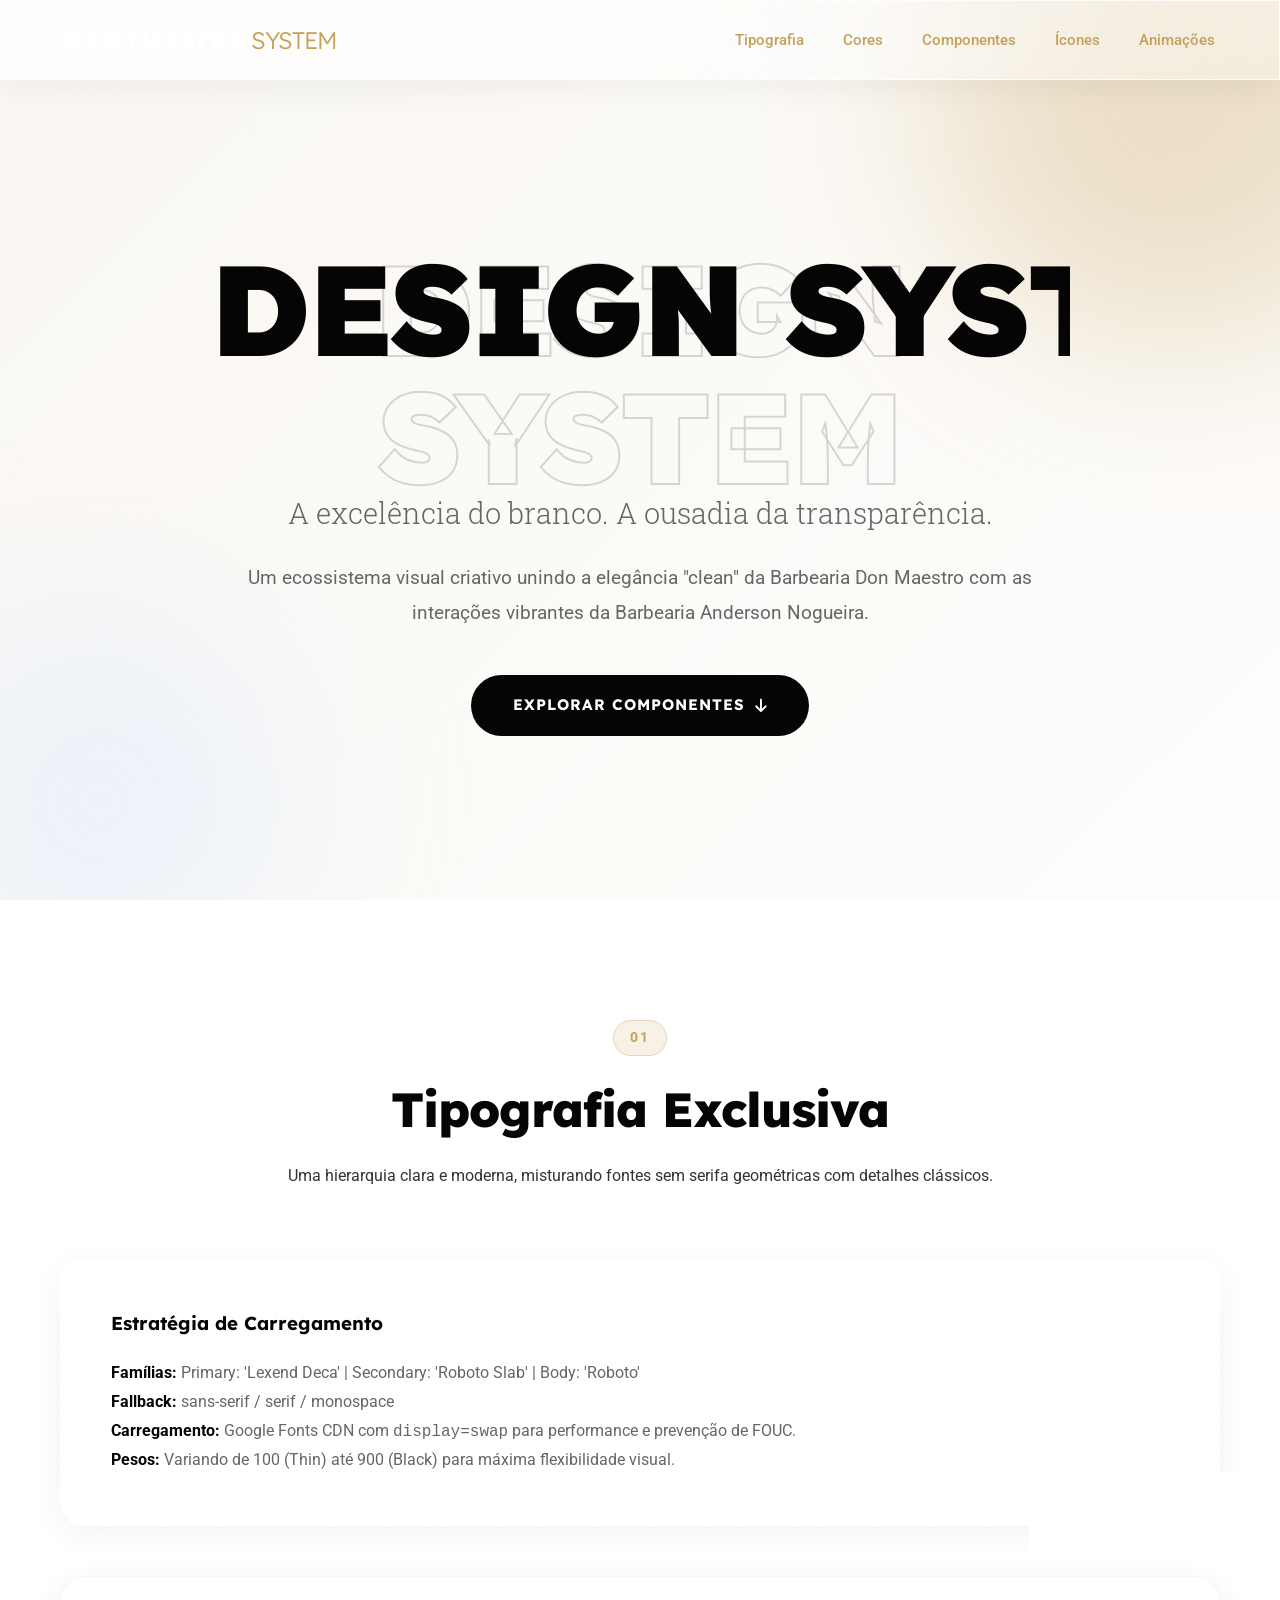
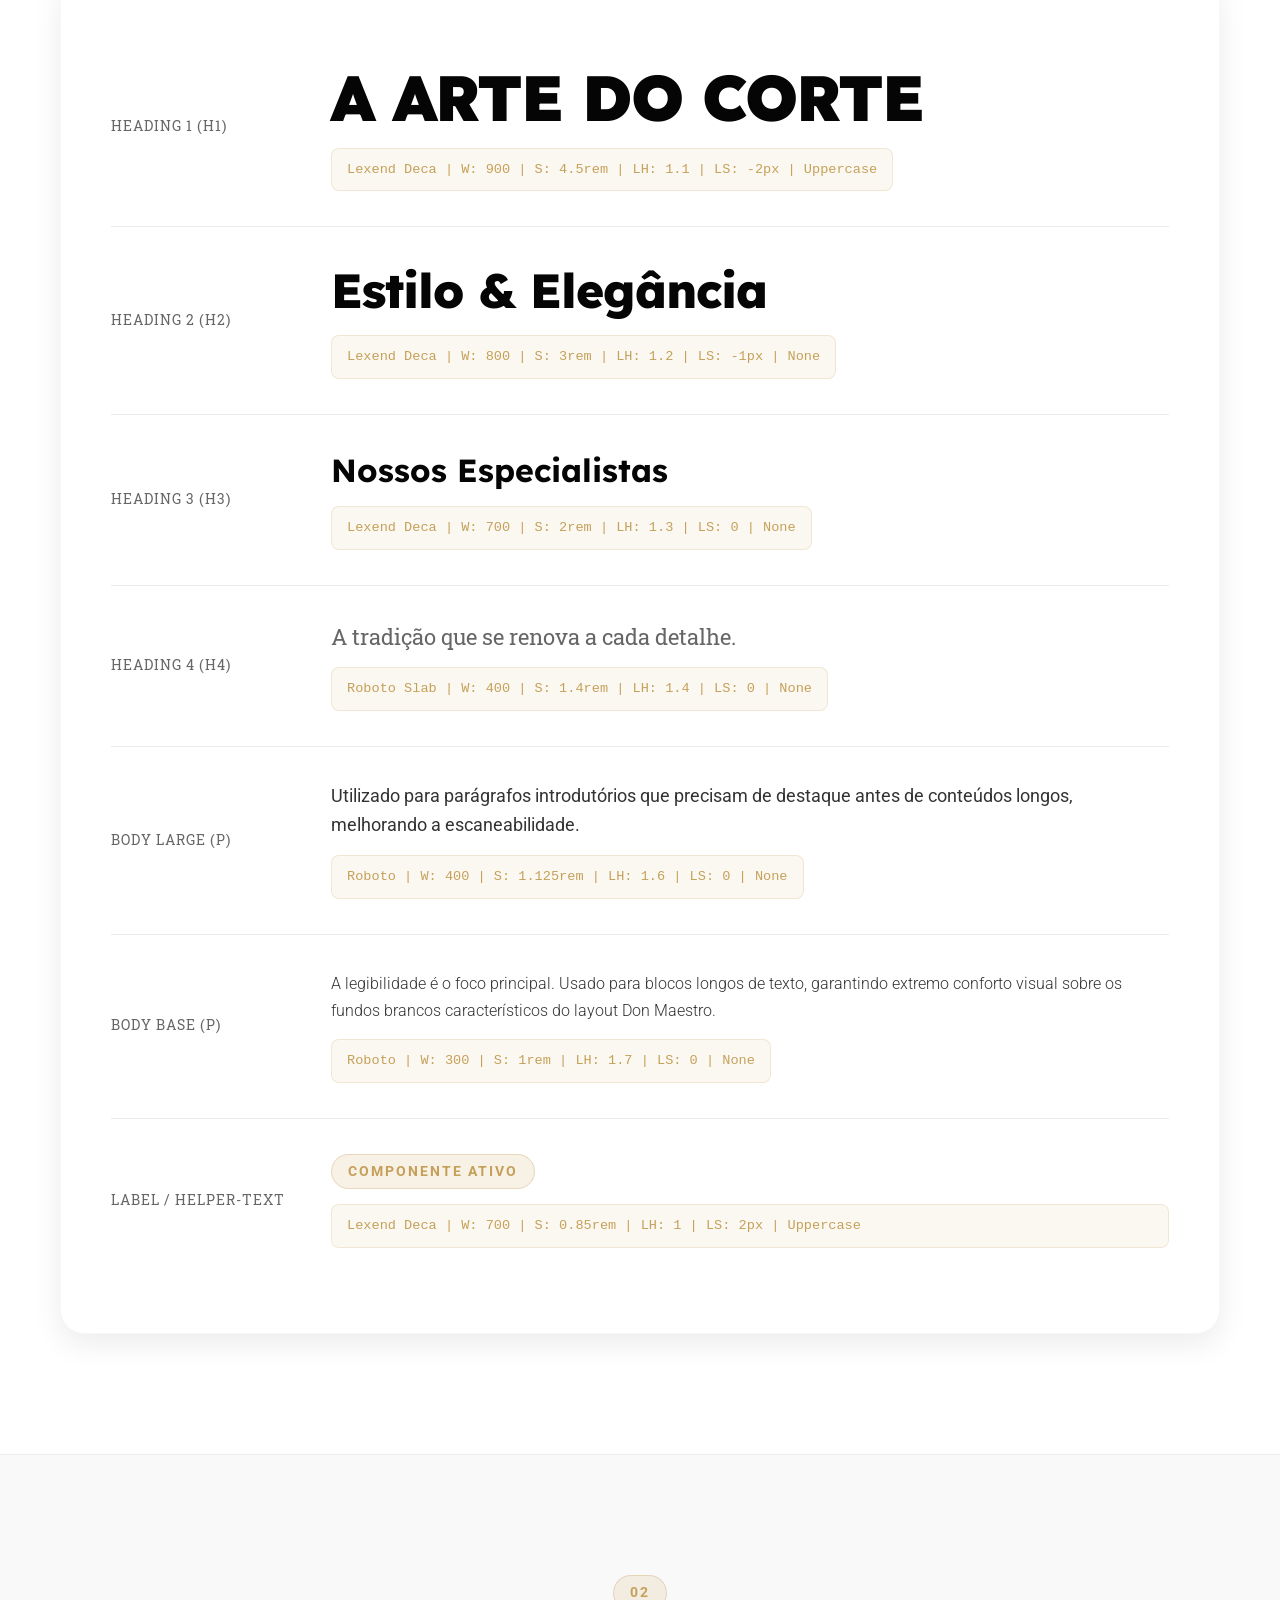
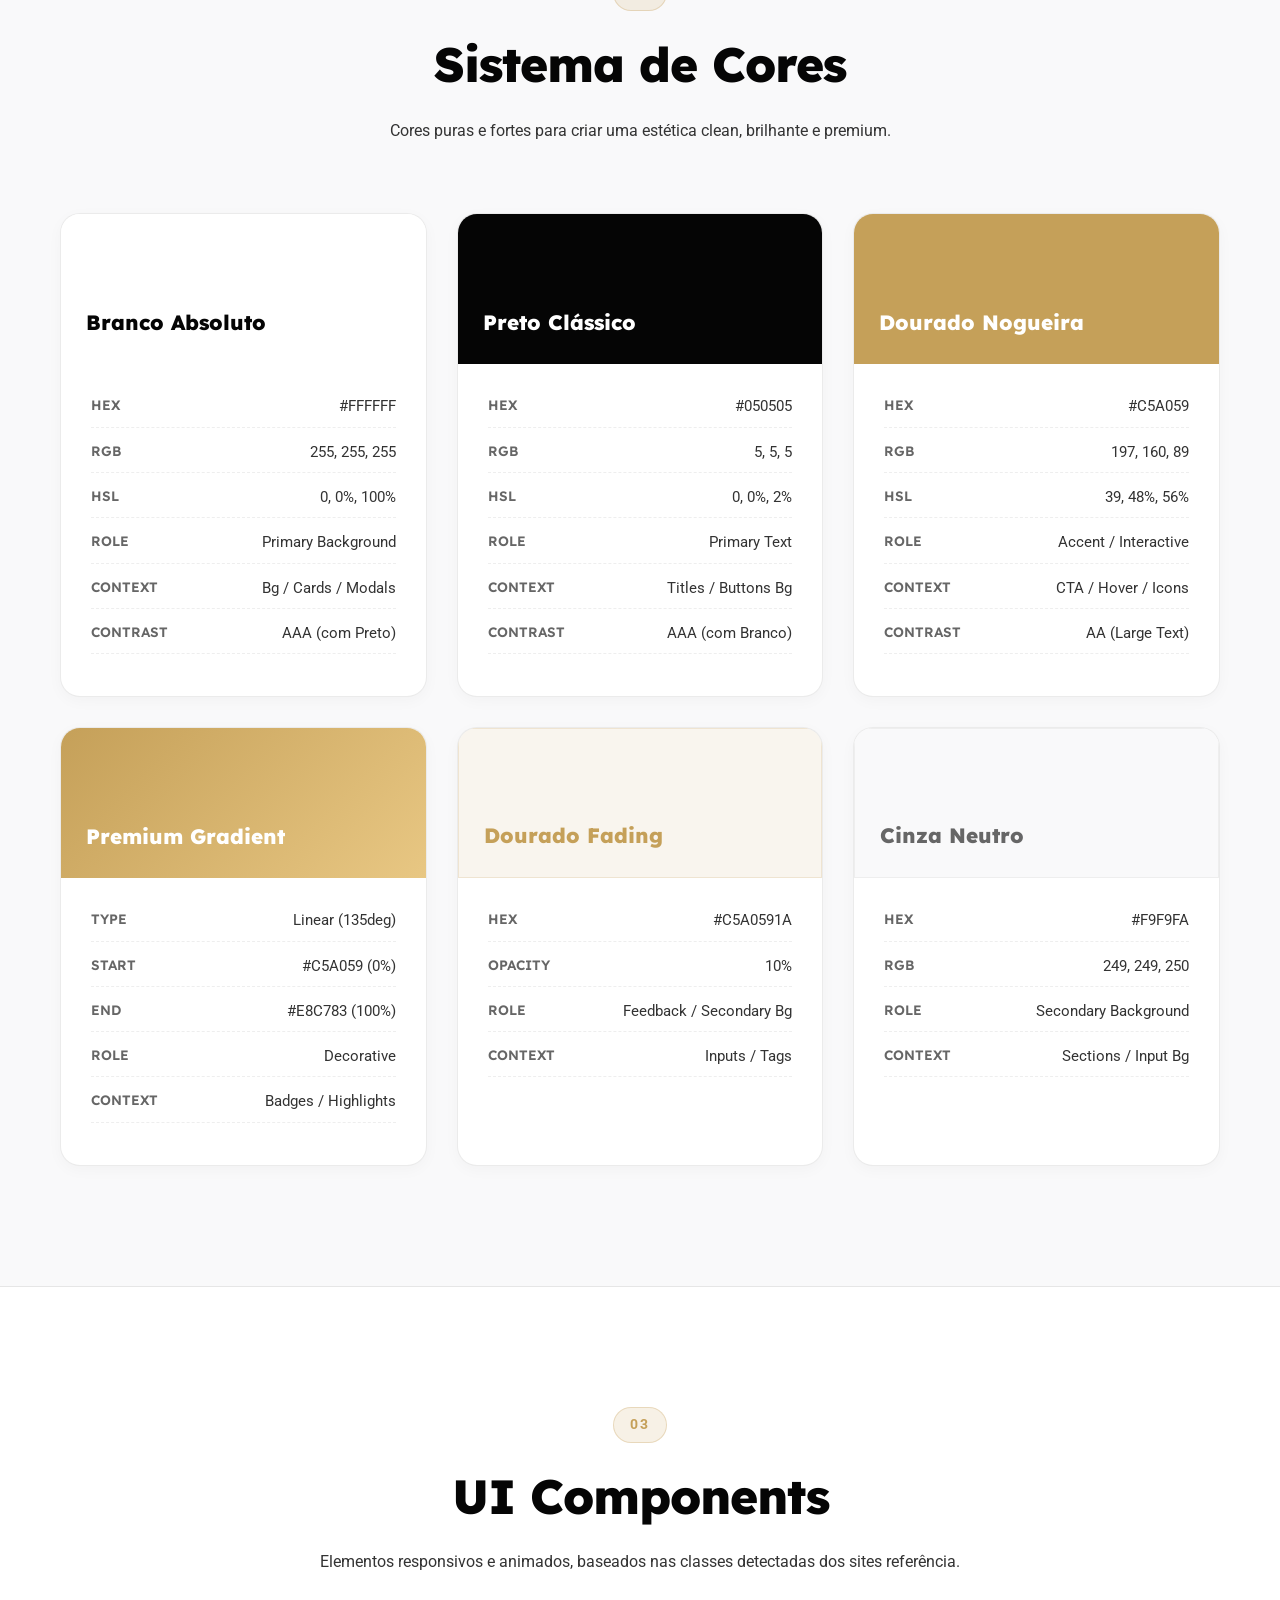
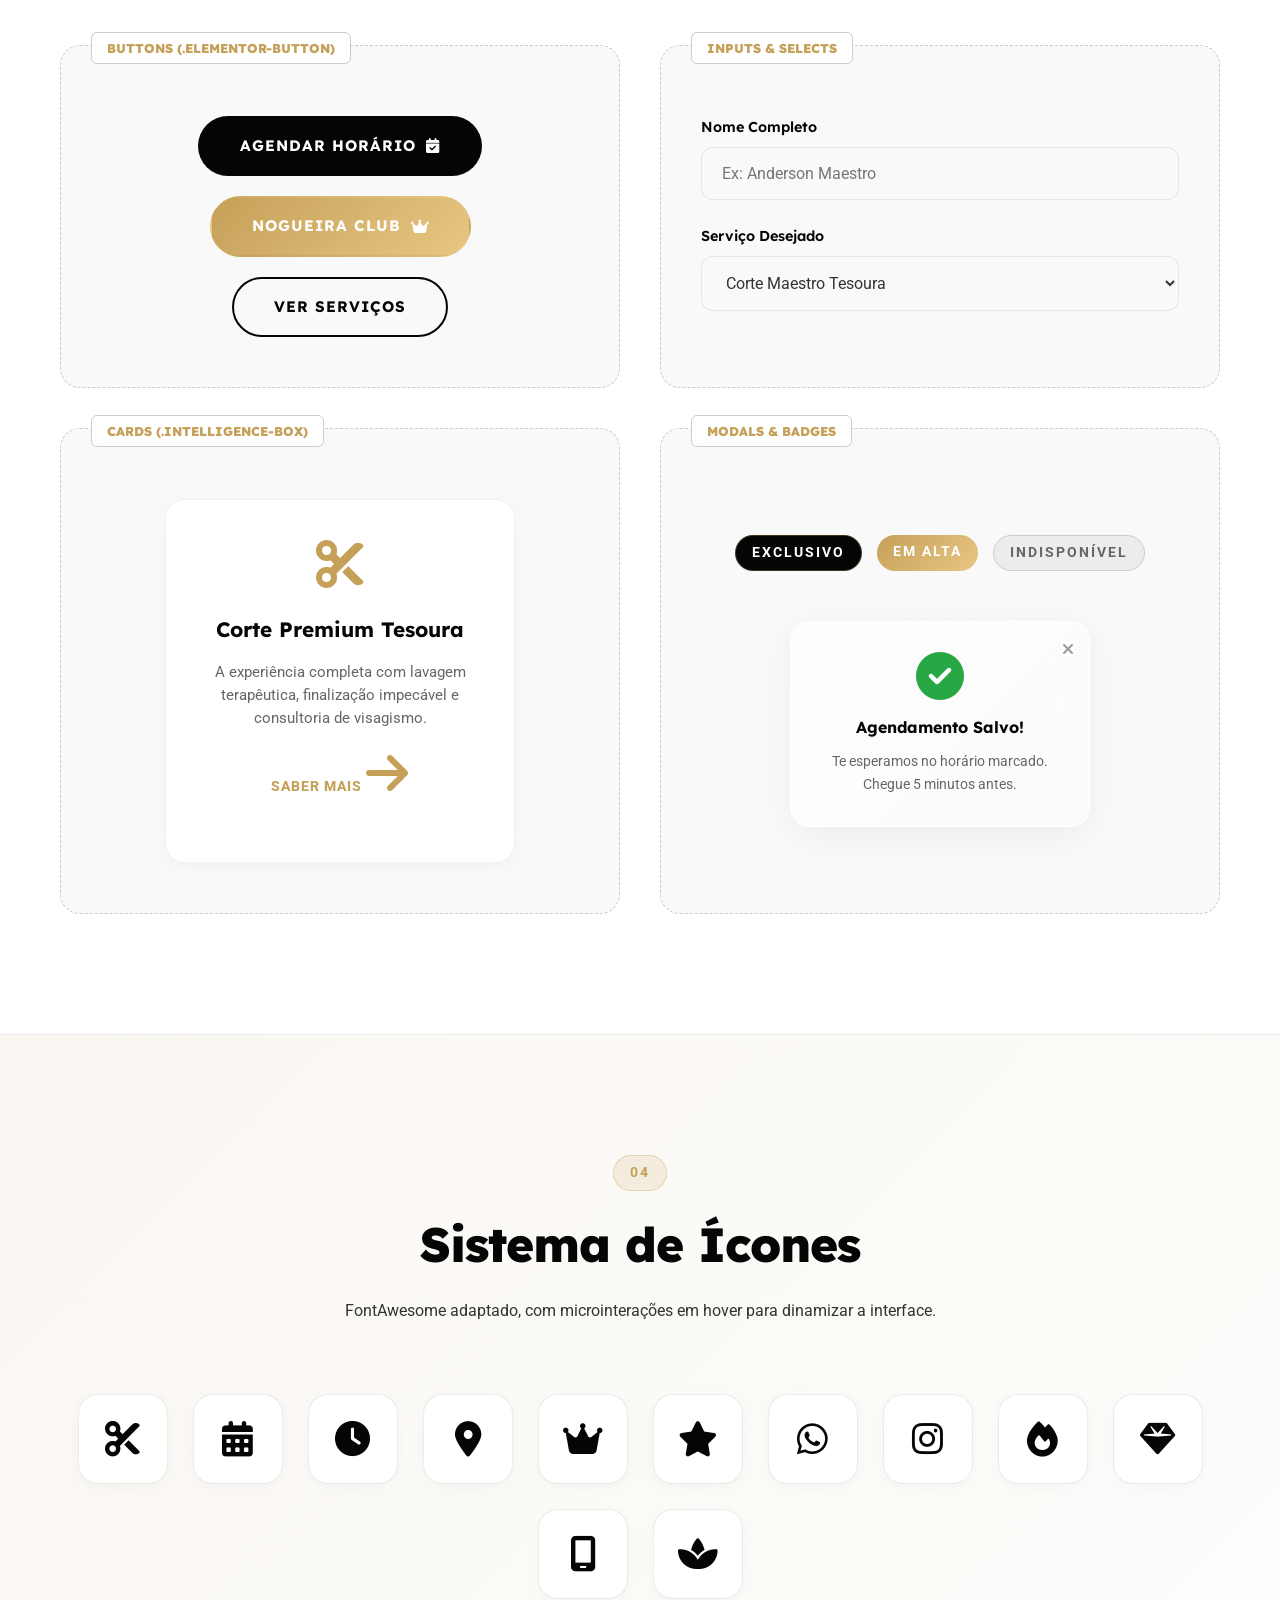
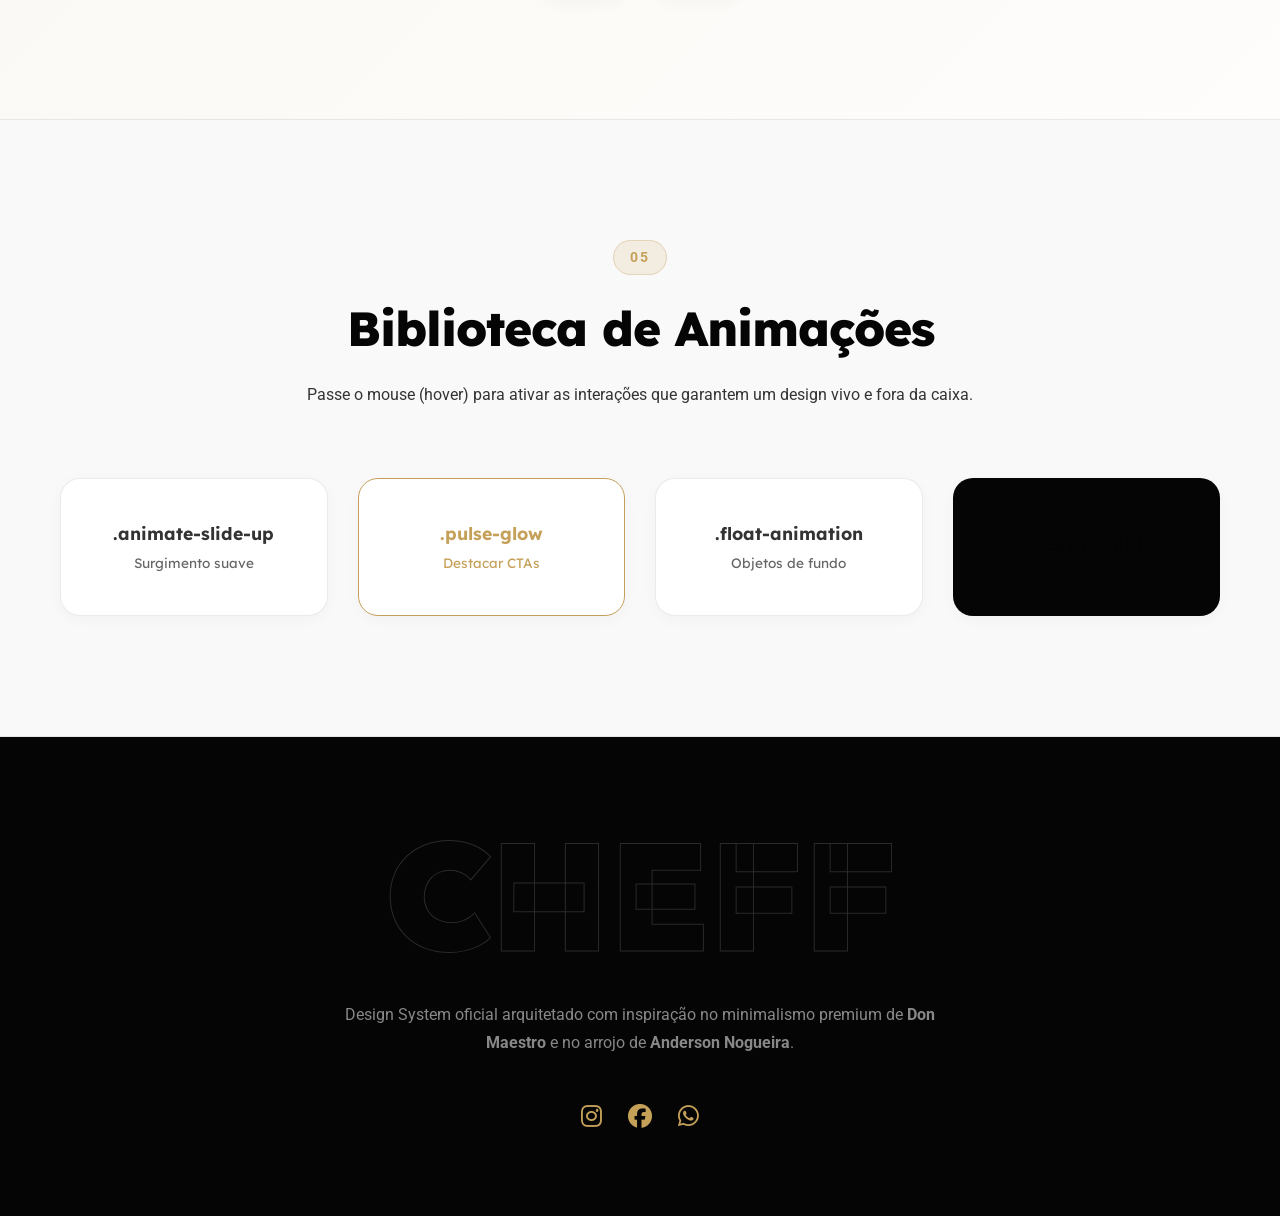
<file: ref/design_system.html>
<!DOCTYPE html>
<html lang="pt-BR">
<head>
    <meta charset="UTF-8">
    <meta name="viewport" content="width=device-width, initial-scale=1.0">
    <title>Don Maestro & Anderson Nogueira - Design System</title>
    
    <!-- Fonts from the Reference Sites -->
    <link rel="preconnect" href="https://fonts.googleapis.com">
    <link rel="preconnect" href="https://fonts.gstatic.com" crossorigin>
    <link href="https://fonts.googleapis.com/css2?family=Lexend+Deca:wght@100..900&family=Roboto+Slab:wght@100..900&family=Roboto:ital,wght@0,100;0,300;0,400;0,500;0,700;0,900;1,100&family=Poppins:wght@100;300;400;500;600&display=swap" rel="stylesheet">
    
    <!-- Icons -->
    <link rel="stylesheet" href="https://cdnjs.cloudflare.com/ajax/libs/font-awesome/6.4.0/css/all.min.css">
    
    <style>
        /* ==========================================================================
           CSS VARIABLES (DESIGN TOKENS)
           ========================================================================== */
        :root {
            /* Typography */
            --font-primary: 'Lexend Deca', sans-serif;
            --font-secondary: 'Roboto Slab', serif;
            --font-body: 'Roboto', sans-serif;
            
            /* Colors */
            --color-white: #ffffff;
            --color-black: #050505;
            --color-accent: #c5a059; /* Dourado Anderson / Maestro */
            --color-accent-hover: #a68444;
            --color-bg-light: #f9f9fa;
            --color-border: rgba(0,0,0,0.08);
            --color-text-main: #333333;
            --color-text-muted: #666666;
            
            /* Gradients */
            --gradient-accent: linear-gradient(135deg, #c5a059 0%, #e8c783 100%);
            --gradient-glass: linear-gradient(135deg, rgba(255,255,255,0.8) 0%, rgba(255,255,255,0.4) 100%);
            
            /* Shadows & Glows */
            --shadow-sm: 0 4px 15px rgba(0,0,0,0.03);
            --shadow-md: 0 10px 30px rgba(0,0,0,0.08);
            --shadow-lg: 0 20px 40px rgba(0,0,0,0.12);
            --glow-accent: 0 0 20px rgba(197, 160, 89, 0.4);
            
            /* Transitions */
            --trans-fast: 0.2s ease-in-out;
            --trans-normal: 0.4s cubic-bezier(0.25, 0.8, 0.25, 1);
            --trans-slow: 0.8s cubic-bezier(0.25, 0.8, 0.25, 1);
        }

        /* ==========================================================================
           RESET & BASE
           ========================================================================== */
        * { margin: 0; padding: 0; box-sizing: border-box; }
        html { scroll-behavior: smooth; font-size: 16px; }
        body {
            font-family: var(--font-body);
            background-color: var(--color-white);
            color: var(--color-text-main);
            line-height: 1.6;
            overflow-x: hidden;
        }
        
        .container {
            width: 100%;
            max-width: 1200px;
            margin: 0 auto;
            padding: 0 20px;
        }

        /* ==========================================================================
           ANIMATIONS (Reused throughout)
           ========================================================================== */
        @keyframes float {
            0% { transform: translateY(0px); }
            50% { transform: translateY(-15px); }
            100% { transform: translateY(0px); }
        }
        @keyframes bgMove {
            0% { background-position: 0% 50%; }
            50% { background-position: 100% 50%; }
            100% { background-position: 0% 50%; }
        }
        @keyframes pulseGlow {
            0% { box-shadow: 0 0 0 0 rgba(197, 160, 89, 0.4); }
            70% { box-shadow: 0 0 0 15px rgba(197, 160, 89, 0); }
            100% { box-shadow: 0 0 0 0 rgba(197, 160, 89, 0); }
        }
        @keyframes slideInUp {
            from { opacity: 0; transform: translateY(40px); }
            to { opacity: 1; transform: translateY(0); }
        }

        /* Scroll Transitions */
        .animate-on-scroll { opacity: 0; transform: translateY(30px); transition: all var(--trans-slow); }
        .animate-on-scroll.visible { opacity: 1; transform: translateY(0); }
        .delay-1 { transition-delay: 0.1s; }
        .delay-2 { transition-delay: 0.2s; }
        .delay-3 { transition-delay: 0.3s; }

        .animated-bg {
            background: linear-gradient(-45deg, #ffffff, #f4f6f9, #ffffff, #faf7f2);
            background-size: 400% 400%;
            animation: bgMove 15s ease infinite;
        }

        /* ==========================================================================
           TYPOGRAPHY & LETTERING (Don Maestro Signature)
           ========================================================================== */
        .transparent-lettering {
            font-size: clamp(4rem, 10vw, 10rem);
            font-family: var(--font-primary);
            font-weight: 900;
            color: transparent;
            -webkit-text-stroke: 2px rgba(0, 0, 0, 0.15);
            text-transform: uppercase;
            line-height: 1;
            position: relative;
            display: inline-block;
            letter-spacing: -3px;
        }
        .transparent-lettering::before {
            content: attr(data-text);
            position: absolute;
            left: 0;
            top: 0;
            width: 0;
            color: var(--color-black);
            -webkit-text-stroke: 0px transparent;
            overflow: hidden;
            transition: width 1.2s cubic-bezier(0.25, 0.8, 0.25, 1);
            white-space: nowrap;
        }
        .transparent-lettering:hover::before, .transparent-lettering.animate-fill::before {
            width: 100%;
        }

        h1, h2, h3, h4, h5, h6 { font-family: var(--font-primary); color: var(--color-black); }
        .elementor-heading-title { font-size: clamp(2rem, 4vw, 3rem); font-weight: 800; margin-bottom: 15px; letter-spacing: -1px; }
        
        .section-header { text-align: center; margin-bottom: 70px; }
        .ds-badge { display: inline-block; padding: 6px 16px; background: rgba(197, 160, 89, 0.15); color: var(--color-accent); border-radius: 50px; font-weight: 700; font-size: 0.85rem; letter-spacing: 2px; margin-bottom: 15px; text-transform: uppercase; border: 1px solid rgba(197, 160, 89, 0.3); }
        
        /* ==========================================================================
           LAYOUT & SECTIONS
           ========================================================================== */
        .ds-navbar {
            position: fixed;
            top: 0; left: 0; right: 0;
            padding: 20px 5%;
            display: flex;
            justify-content: space-between;
            align-items: center;
            z-index: 1000;
            background: rgba(5, 5, 5, 0.95);
            backdrop-filter: blur(15px);
            border-bottom: 1px solid rgba(255,255,255,0.1);
            transition: var(--trans-fast);
        }
        .ds-navbar .logo { font-family: var(--font-primary); font-weight: 900; font-size: 1.5rem; letter-spacing: -1px; text-transform: uppercase; color: var(--color-white); }
        .ds-navbar .logo span { color: var(--color-accent); font-weight: 300; }
        .ds-navbar .links a { text-decoration: none; color: var(--color-accent); margin-left: 35px; font-weight: 500; font-size: 0.95rem; transition: var(--trans-fast); }
        .ds-navbar .links a:hover { color: var(--color-white); }

        .ds-hero {
            height: 100vh;
            display: flex;
            align-items: center;
            justify-content: center;
            text-align: center;
            position: relative;
            overflow: hidden;
            padding-top: 80px;
        }
        .ds-hero-content { position: relative; z-index: 10; max-width: 900px; padding: 0 20px; }
        .hero-subtitle { font-family: var(--font-secondary); font-size: 1.8rem; font-weight: 300; margin-top: -10px; margin-bottom: 25px; color: var(--color-text-muted); }
        .hero-description { font-size: 1.2rem; margin-bottom: 45px; color: var(--color-text-muted); line-height: 1.8; }
        
        .glow-orb { position: absolute; border-radius: 50%; filter: blur(90px); opacity: 0.3; z-index: 0; animation: float 8s ease-in-out infinite; }
        .orb-1 { width: 500px; height: 500px; background: var(--color-accent); top: -150px; right: -150px; }
        .orb-2 { width: 400px; height: 400px; background: #cce0ff; bottom: -100px; left: -100px; animation-delay: -4s; }

        .ds-section { padding: 120px 0; border-bottom: 1px solid var(--color-border); position: relative; }
        .elementor-section { background-color: var(--color-bg-light); }

        /* ==========================================================================
           UI COMPONENTS SPECIFICATIONS
           ========================================================================== */
        /* Cards */
        .ds-card { background: var(--color-white); border-radius: 24px; padding: 50px; box-shadow: var(--shadow-md); border: 1px solid rgba(0,0,0,0.03); transition: var(--trans-normal); }
        .ds-card:hover { transform: translateY(-5px); box-shadow: var(--shadow-lg); }
        .glassmorphism { background: var(--gradient-glass); backdrop-filter: blur(25px); border: 1px solid rgba(255,255,255,0.8); box-shadow: 0 8px 32px rgba(0,0,0,0.05); }

        /* Buttons (elementor-button style mapping) */
        .elementor-button {
            display: inline-flex; align-items: center; justify-content: center;
            padding: 16px 40px; border-radius: 50px; font-family: var(--font-primary); font-weight: 700; font-size: 0.95rem; text-decoration: none; cursor: pointer; transition: var(--trans-normal); border: 2px solid transparent; text-transform: uppercase; letter-spacing: 1px; position: relative; overflow: hidden;
        }
        .btn-primary { background: var(--color-black); color: var(--color-white); }
        .btn-primary:hover { background: var(--color-accent); color: var(--color-white); box-shadow: var(--shadow-md); transform: translateY(-4px); }
        .btn-accent { background: var(--gradient-accent); color: var(--color-white); }
        .btn-accent:hover { box-shadow: var(--glow-accent); transform: translateY(-4px); }
        .btn-outline { background: transparent; border-color: var(--color-black); color: var(--color-black); }
        .btn-outline:hover { background: var(--color-black); color: var(--color-white); transform: translateY(-4px); }
        .pulse-btn { animation: pulseGlow 2.5s infinite; }
        
        .elementor-button i { margin-left: 10px; transition: transform var(--trans-fast); }
        .elementor-button:hover i { transform: translateX(6px); }

        /* Inputs */
        .ds-input-group { margin-bottom: 25px; position: relative; text-align: left; width: 100%; }
        .ds-label { display: block; margin-bottom: 8px; font-weight: 600; font-size: 0.9rem; color: var(--color-black); font-family: var(--font-primary); }
        .ds-input {
            width: 100%; padding: 16px 20px; border-radius: 12px; border: 1px solid var(--color-border); background: var(--color-bg-light); font-family: var(--font-body); font-size: 1rem; color: var(--color-text-main); transition: var(--trans-fast); outline: none;
        }
        .ds-input:focus { border-color: var(--color-accent); background: var(--color-white); box-shadow: 0 0 0 4px rgba(197, 160, 89, 0.15); }

        /* Typography Grid */
        .type-spec { display: grid; grid-template-columns: 200px 1fr; gap: 20px; align-items: center; border-bottom: 1px solid var(--color-border); padding: 35px 0; }
        .type-spec:last-child { border-bottom: none; }
        .type-spec .role { font-family: var(--font-secondary); font-size: 0.85rem; color: var(--color-text-muted); text-transform: uppercase; letter-spacing: 1px; }
        .spec-details { margin-top: 15px; font-family: monospace; font-size: 0.85rem; color: var(--color-accent); background: rgba(197, 160, 89, 0.08); padding: 10px 15px; border-radius: 8px; display: inline-block; border: 1px solid rgba(197, 160, 89, 0.2); }

        /* Colors Grid */
        .color-grid { display: grid; grid-template-columns: repeat(auto-fill, minmax(300px, 1fr)); gap: 30px; }
        .color-card { background: #fff; border-radius: 20px; overflow: hidden; box-shadow: var(--shadow-sm); transition: var(--trans-normal); border: 1px solid var(--color-border); }
        .color-card:hover { transform: translateY(-10px); box-shadow: var(--shadow-lg); }
        .color-swatch { height: 150px; width: 100%; display: flex; align-items: flex-end; padding: 25px; font-weight: 800; font-family: var(--font-primary); font-size: 1.3rem; }
        .color-details { padding: 30px; font-size: 0.95rem; }
        .color-details p { margin-bottom: 12px; display: flex; justify-content: space-between; border-bottom: 1px dashed #eee; padding-bottom: 8px; }
        .color-details span:first-child { font-weight: 600; color: var(--color-text-muted); font-family: var(--font-primary); font-size: 0.85rem; text-transform: uppercase; }

        /* Components Showcase */
        .showcase-grid { display: grid; grid-template-columns: 1fr 1fr; gap: 40px; }
        .component-box { background: var(--color-bg-light); padding: 50px 40px; border-radius: 20px; border: 1px dashed #ccc; position: relative; display: flex; flex-direction: column; align-items: center; justify-content: center; }
        .component-title { position: absolute; top: -14px; left: 30px; background: var(--color-white); padding: 5px 15px; font-size: 0.8rem; font-weight: 800; text-transform: uppercase; color: var(--color-accent); border: 1px solid #ccc; border-radius: 6px; font-family: var(--font-primary); }
        
        /* Barber Specific Cards (Anderson's 'intelligence-box' mapping) */
        .intelligence-box {
            background: var(--color-white); border-radius: 20px; padding: 40px 30px; text-align: center; box-shadow: var(--shadow-sm); transition: var(--trans-normal); border: 1px solid rgba(0,0,0,0.05); position: relative; overflow: hidden; width: 100%; max-width: 350px;
        }
        .intelligence-box::before { content: ''; position: absolute; top: 0; left: 0; width: 100%; height: 4px; background: var(--gradient-accent); transform: scaleX(0); transition: var(--trans-normal); transform-origin: left; }
        .intelligence-box:hover::before { transform: scaleX(1); }
        .intelligence-box:hover { transform: translateY(-10px); box-shadow: var(--shadow-md); }
        .intelligence-box i { font-size: 3rem; color: var(--color-accent); margin-bottom: 25px; display: inline-block; transition: var(--trans-normal); }
        .intelligence-box:hover i { transform: scale(1.1); color: var(--color-black); }
        .intelligence-box h4 { font-size: 1.3rem; margin-bottom: 15px; }
        
        /* Icons Grid */
        .icon-grid { display: flex; flex-wrap: wrap; gap: 25px; justify-content: center; }
        .icon-box { width: 90px; height: 90px; background: var(--color-white); border-radius: 20px; display: flex; align-items: center; justify-content: center; font-size: 2.2rem; color: var(--color-black); box-shadow: var(--shadow-sm); transition: var(--trans-normal); border: 1px solid var(--color-border); }
        .icon-box:hover { background: var(--gradient-accent); color: var(--color-white); transform: translateY(-10px) rotate(5deg); box-shadow: var(--shadow-md); border-color: transparent; }

        /* Animations Grid */
        .anim-grid { display: grid; grid-template-columns: repeat(auto-fit, minmax(220px, 1fr)); gap: 30px; }
        .anim-box { background: var(--color-white); padding: 40px 20px; border-radius: 20px; text-align: center; box-shadow: var(--shadow-sm); font-weight: 700; cursor: pointer; border: 1px solid var(--color-border); font-family: var(--font-primary); font-size: 1.1rem; transition: var(--trans-normal); }
        .anim-box:hover.a-fade { animation: slideInUp 0.6s cubic-bezier(0.25, 0.8, 0.25, 1); }
        .anim-box:hover.a-pulse { animation: pulseGlow 1.5s infinite; border-color: transparent; }
        .anim-box:hover.a-float { animation: float 2s infinite; }
        .anim-box:hover { box-shadow: var(--shadow-md); border-color: var(--color-accent); }
        
        /* Responsive */
        @media (max-width: 992px) {
            .showcase-grid { grid-template-columns: 1fr; }
            .type-spec { grid-template-columns: 1fr; gap: 10px; }
            .ds-navbar .links { display: none; }
            .transparent-lettering { font-size: 4rem; }
        }
    </style>
</head>
<body>

    <!-- NAVBAR -->
    <nav class="ds-navbar glassmorphism">
        <div class="logo">Don Maestro <span>System</span></div>
        <div class="links">
            <a href="#typography">Tipografia</a>
            <a href="#colors">Cores</a>
            <a href="#components">Componentes</a>
            <a href="#icons">Ícones</a>
            <a href="#animations">Animações</a>
        </div>
    </nav>

    <!-- HERO SECTION (PRIMEIRA DOBRA) -->
    <header class="ds-hero animated-bg" id="hero">
        <div class="ds-hero-content animate-on-scroll">
            <!-- Transparent Lettering based on Don Maestro -->
            <h1 class="transparent-lettering" data-text="DESIGN SYSTEM">DESIGN SYSTEM</h1>
            <h2 class="hero-subtitle">A excelência do branco. A ousadia da transparência.</h2>
            <p class="hero-description">Um ecossistema visual criativo unindo a elegância "clean" da Barbearia Don Maestro com as interações vibrantes da Barbearia Anderson Nogueira.</p>
            <a href="#typography" class="elementor-button btn-primary pulse-btn">Explorar Componentes <i class="fas fa-arrow-down"></i></a>
        </div>
        <!-- Animated Background Elements -->
        <div class="glow-orb orb-1"></div>
        <div class="glow-orb orb-2"></div>
    </header>

    <!-- 2. TIPOGRAFIA -->
    <section class="ds-section" id="typography">
        <div class="container animate-on-scroll">
            <div class="section-header">
                <span class="ds-badge">01</span>
                <h2 class="elementor-heading-title">Tipografia Exclusiva</h2>
                <p>Uma hierarquia clara e moderna, misturando fontes sem serifa geométricas com detalhes clássicos.</p>
            </div>
            
            <div class="ds-card glassmorphism" style="margin-bottom: 50px;">
                <h3 style="margin-bottom: 20px; font-family: var(--font-primary);">Estratégia de Carregamento</h3>
                <ul style="list-style: none; color: var(--color-text-muted); line-height: 1.8;">
                    <li><strong style="color:var(--color-black);">Famílias:</strong> Primary: 'Lexend Deca' | Secondary: 'Roboto Slab' | Body: 'Roboto'</li>
                    <li><strong style="color:var(--color-black);">Fallback:</strong> sans-serif / serif / monospace</li>
                    <li><strong style="color:var(--color-black);">Carregamento:</strong> Google Fonts CDN com <code>display=swap</code> para performance e prevenção de FOUC.</li>
                    <li><strong style="color:var(--color-black);">Pesos:</strong> Variando de 100 (Thin) até 900 (Black) para máxima flexibilidade visual.</li>
                </ul>
            </div>

            <div class="ds-card">
                <!-- H1 -->
                <div class="type-spec">
                    <div class="role">Heading 1 (h1)</div>
                    <div class="preview">
                        <h1 style="font-size: clamp(2.5rem, 5vw, 4.5rem); font-weight: 900; line-height: 1.1; letter-spacing: -2px; text-transform: uppercase;">A Arte do Corte</h1>
                        <div class="spec-details">Lexend Deca | W: 900 | S: 4.5rem | LH: 1.1 | LS: -2px | Uppercase</div>
                    </div>
                </div>
                <!-- H2 -->
                <div class="type-spec">
                    <div class="role">Heading 2 (h2)</div>
                    <div class="preview">
                        <h2 style="font-size: 3rem; font-weight: 800; line-height: 1.2; letter-spacing: -1px;">Estilo & Elegância</h2>
                        <div class="spec-details">Lexend Deca | W: 800 | S: 3rem | LH: 1.2 | LS: -1px | None</div>
                    </div>
                </div>
                <!-- H3 -->
                <div class="type-spec">
                    <div class="role">Heading 3 (h3)</div>
                    <div class="preview">
                        <h3 style="font-size: 2rem; font-weight: 700; line-height: 1.3;">Nossos Especialistas</h3>
                        <div class="spec-details">Lexend Deca | W: 700 | S: 2rem | LH: 1.3 | LS: 0 | None</div>
                    </div>
                </div>
                <!-- H4 / Subtitle -->
                <div class="type-spec">
                    <div class="role">Heading 4 (h4)</div>
                    <div class="preview">
                        <h4 style="font-family: var(--font-secondary); font-size: 1.4rem; font-weight: 400; line-height: 1.4; color: var(--color-text-muted);">A tradição que se renova a cada detalhe.</h4>
                        <div class="spec-details">Roboto Slab | W: 400 | S: 1.4rem | LH: 1.4 | LS: 0 | None</div>
                    </div>
                </div>
                <!-- Body Large -->
                <div class="type-spec">
                    <div class="role">Body Large (p)</div>
                    <div class="preview">
                        <p style="font-size: 1.125rem; font-weight: 400; line-height: 1.6;">Utilizado para parágrafos introdutórios que precisam de destaque antes de conteúdos longos, melhorando a escaneabilidade.</p>
                        <div class="spec-details">Roboto | W: 400 | S: 1.125rem | LH: 1.6 | LS: 0 | None</div>
                    </div>
                </div>
                <!-- Body -->
                <div class="type-spec">
                    <div class="role">Body Base (p)</div>
                    <div class="preview">
                        <p style="font-size: 1rem; font-weight: 300; line-height: 1.7;">A legibilidade é o foco principal. Usado para blocos longos de texto, garantindo extremo conforto visual sobre os fundos brancos característicos do layout Don Maestro.</p>
                        <div class="spec-details">Roboto | W: 300 | S: 1rem | LH: 1.7 | LS: 0 | None</div>
                    </div>
                </div>
                <!-- Captions / Labels -->
                <div class="type-spec">
                    <div class="role">Label / helper-text</div>
                    <div class="preview">
                        <span class="ds-badge" style="margin:0;">Componente Ativo</span>
                        <div class="spec-details" style="display:block; margin-top:15px;">Lexend Deca | W: 700 | S: 0.85rem | LH: 1 | LS: 2px | Uppercase</div>
                    </div>
                </div>
            </div>
        </div>
    </section>

    <!-- 3. SISTEMA DE CORES -->
    <section class="ds-section elementor-section" id="colors">
        <div class="container animate-on-scroll">
            <div class="section-header">
                <span class="ds-badge">02</span>
                <h2 class="elementor-heading-title">Sistema de Cores</h2>
                <p>Cores puras e fortes para criar uma estética clean, brilhante e premium.</p>
            </div>

            <div class="color-grid">
                <!-- Branco -->
                <div class="color-card">
                    <div class="color-swatch" style="background: #ffffff; color: #050505;">Branco Absoluto</div>
                    <div class="color-details">
                        <p><span>HEX</span> <span>#FFFFFF</span></p>
                        <p><span>RGB</span> <span>255, 255, 255</span></p>
                        <p><span>HSL</span> <span>0, 0%, 100%</span></p>
                        <p><span>Role</span> <span>Primary Background</span></p>
                        <p><span>Context</span> <span>Bg / Cards / Modals</span></p>
                        <p><span>Contrast</span> <span>AAA (com Preto)</span></p>
                    </div>
                </div>
                <!-- Preto -->
                <div class="color-card">
                    <div class="color-swatch" style="background: #050505; color: #ffffff;">Preto Clássico</div>
                    <div class="color-details">
                        <p><span>HEX</span> <span>#050505</span></p>
                        <p><span>RGB</span> <span>5, 5, 5</span></p>
                        <p><span>HSL</span> <span>0, 0%, 2%</span></p>
                        <p><span>Role</span> <span>Primary Text</span></p>
                        <p><span>Context</span> <span>Titles / Buttons Bg</span></p>
                        <p><span>Contrast</span> <span>AAA (com Branco)</span></p>
                    </div>
                </div>
                <!-- Dourado -->
                <div class="color-card">
                    <div class="color-swatch" style="background: #c5a059; color: #ffffff;">Dourado Nogueira</div>
                    <div class="color-details">
                        <p><span>HEX</span> <span>#C5A059</span></p>
                        <p><span>RGB</span> <span>197, 160, 89</span></p>
                        <p><span>HSL</span> <span>39, 48%, 56%</span></p>
                        <p><span>Role</span> <span>Accent / Interactive</span></p>
                        <p><span>Context</span> <span>CTA / Hover / Icons</span></p>
                        <p><span>Contrast</span> <span>AA (Large Text)</span></p>
                    </div>
                </div>
                <!-- Gradient -->
                <div class="color-card">
                    <div class="color-swatch" style="background: var(--gradient-accent); color: #ffffff;">Premium Gradient</div>
                    <div class="color-details">
                        <p><span>Type</span> <span>Linear (135deg)</span></p>
                        <p><span>Start</span> <span>#C5A059 (0%)</span></p>
                        <p><span>End</span> <span>#E8C783 (100%)</span></p>
                        <p><span>Role</span> <span>Decorative</span></p>
                        <p><span>Context</span> <span>Badges / Highlights</span></p>
                    </div>
                </div>
                 <!-- Fading -->
                <div class="color-card">
                    <div class="color-swatch" style="background: rgba(197, 160, 89, 0.1); color: #c5a059; border: 1px solid rgba(197, 160, 89, 0.2);">Dourado Fading</div>
                    <div class="color-details">
                        <p><span>HEX</span> <span>#C5A0591A</span></p>
                        <p><span>Opacity</span> <span>10%</span></p>
                        <p><span>Role</span> <span>Feedback / Secondary Bg</span></p>
                        <p><span>Context</span> <span>Inputs / Tags</span></p>
                    </div>
                </div>
                <!-- Neutral Gray -->
                <div class="color-card">
                    <div class="color-swatch" style="background: #f9f9fa; color: #666666; border: 1px solid #eee;">Cinza Neutro</div>
                    <div class="color-details">
                        <p><span>HEX</span> <span>#F9F9FA</span></p>
                        <p><span>RGB</span> <span>249, 249, 250</span></p>
                        <p><span>Role</span> <span>Secondary Background</span></p>
                        <p><span>Context</span> <span>Sections / Input Bg</span></p>
                    </div>
                </div>
            </div>
        </div>
    </section>

    <!-- 4. COMPONENTES -->
    <section class="ds-section" id="components">
        <div class="container animate-on-scroll">
            <div class="section-header">
                <span class="ds-badge">03</span>
                <h2 class="elementor-heading-title">UI Components</h2>
                <p>Elementos responsivos e animados, baseados nas classes detectadas dos sites referência.</p>
            </div>

            <div class="showcase-grid">
                
                <!-- Buttons -->
                <div class="component-box animate-on-scroll delay-1">
                    <div class="component-title">Buttons (.elementor-button)</div>
                    <div style="display: flex; flex-direction: column; gap: 20px; align-items: center; padding-top: 20px; width: 100%;">
                        <a href="javascript:void(0)" class="elementor-button btn-primary">Agendar Horário <i class="fas fa-calendar-check"></i></a>
                        <a href="javascript:void(0)" class="elementor-button btn-accent">Nogueira Club <i class="fas fa-crown"></i></a>
                        <a href="javascript:void(0)" class="elementor-button btn-outline">Ver Serviços</a>
                    </div>
                </div>

                <!-- Inputs -->
                <div class="component-box animate-on-scroll delay-2">
                    <div class="component-title">Inputs & Selects</div>
                    <div style="padding-top: 20px; width: 100%;">
                        <div class="ds-input-group">
                            <label class="ds-label">Nome Completo</label>
                            <input type="text" class="ds-input" placeholder="Ex: Anderson Maestro">
                        </div>
                        <div class="ds-input-group">
                            <label class="ds-label">Serviço Desejado</label>
                            <select class="ds-input">
                                <option>Corte Maestro Tesoura</option>
                                <option>Barba Modelada VIP</option>
                                <option>Combinação Black</option>
                            </select>
                        </div>
                    </div>
                </div>

                <!-- Cards (Barber Specific) -->
                <div class="component-box animate-on-scroll delay-1">
                    <div class="component-title">Cards (.intelligence-box)</div>
                    <div style="padding-top: 20px; width: 100%; display: flex; justify-content: center;">
                        <div class="intelligence-box flex-container">
                            <i class="fas fa-cut"></i>
                            <h4 class="heading">Corte Premium Tesoura</h4>
                            <p style="color: var(--color-text-muted); font-size: 0.95rem; margin-bottom: 20px; line-height: 1.5;">A experiência completa com lavagem terapêutica, finalização impecável e consultoria de visagismo.</p>
                            <a href="javascript:void(0)" style="color: var(--color-accent); text-decoration: none; font-weight: 800; text-transform: uppercase; font-size: 0.85rem; letter-spacing: 1px;">Saber Mais <i class="fas fa-arrow-right"></i></a>
                        </div>
                    </div>
                </div>

                <!-- Tooltips, Modals & Badges -->
                <div class="component-box animate-on-scroll delay-2">
                    <div class="component-title">Modals & Badges</div>
                    <div style="padding-top: 20px; display: flex; flex-direction: column; gap: 35px; align-items: center; width: 100%;">
                        
                        <div style="display: flex; gap: 15px; flex-wrap: wrap; justify-content: center;">
                            <span class="ds-badge" style="background: var(--color-black); color: #fff;">Exclusivo</span>
                            <span class="ds-badge" style="background: var(--gradient-accent); color: #fff; border:none;">Em Alta</span>
                            <span class="ds-badge" style="background: rgba(0,0,0,0.05); color: #666; border: 1px solid #ccc;">Indisponível</span>
                        </div>
                        
                        <!-- Modal Fake Preview -->
                        <div class="glassmorphism" style="padding: 30px; border-radius: 20px; width: 100%; max-width: 300px; text-align: center; position: relative;">
                            <div style="position: absolute; top: 15px; right: 15px; cursor: pointer; color: #999;"><i class="fas fa-times"></i></div>
                            <i class="fas fa-check-circle" style="font-size: 3rem; color: #28a745; margin-bottom: 15px;"></i>
                            <h4 style="margin-bottom: 10px; font-family: var(--font-primary);">Agendamento Salvo!</h4>
                            <p style="font-size: 0.9rem; color: var(--color-text-muted);">Te esperamos no horário marcado. Chegue 5 minutos antes.</p>
                        </div>

                    </div>
                </div>

            </div>
        </div>
    </section>

    <!-- 5. ÍCONES -->
    <section class="ds-section animated-bg" id="icons">
        <div class="container animate-on-scroll">
            <div class="section-header">
                <span class="ds-badge">04</span>
                <h2 class="elementor-heading-title">Sistema de Ícones</h2>
                <p>FontAwesome adaptado, com microinterações em hover para dinamizar a interface.</p>
            </div>
            
            <div class="icon-grid">
                <div class="icon-box"><i class="fas fa-cut"></i></div>
                <div class="icon-box"><i class="fas fa-calendar-alt"></i></div>
                <div class="icon-box"><i class="fas fa-clock"></i></div>
                <div class="icon-box"><i class="fas fa-map-marker-alt"></i></div>
                <div class="icon-box"><i class="fas fa-crown"></i></div>
                <div class="icon-box"><i class="fas fa-star"></i></div>
                <div class="icon-box"><i class="fab fa-whatsapp"></i></div>
                <div class="icon-box"><i class="fab fa-instagram"></i></div>
                <div class="icon-box"><i class="fas fa-fire"></i></div>
                <div class="icon-box"><i class="fas fa-gem"></i></div>
                <div class="icon-box"><i class="fas fa-mobile-screen"></i></div>
                <div class="icon-box"><i class="fas fa-spa"></i></div>
            </div>
        </div>
    </section>

    <!-- 6. ANIMAÇÕES -->
    <section class="ds-section elementor-section" id="animations">
        <div class="container animate-on-scroll">
            <div class="section-header">
                <span class="ds-badge">05</span>
                <h2 class="elementor-heading-title">Biblioteca de Animações</h2>
                <p>Passe o mouse (hover) para ativar as interações que garantem um design vivo e fora da caixa.</p>
            </div>
            
            <div class="anim-grid">
                <div class="anim-box a-fade">.animate-slide-up<br><span style="font-size:0.85rem; font-weight:400; color:var(--color-text-muted);">Surgimento suave</span></div>
                
                <div class="anim-box a-pulse" style="border-color: var(--color-accent); color: var(--color-accent);">.pulse-glow<br><span style="font-size:0.85rem; font-weight:400;">Destacar CTAs</span></div>
                
                <div class="anim-box a-float">.float-animation<br><span style="font-size:0.85rem; font-weight:400; color:var(--color-text-muted);">Objetos de fundo</span></div>
                
                <div class="anim-box" style="overflow:hidden; position:relative; background: var(--color-black); color: transparent; -webkit-text-stroke: 1px rgba(255,255,255,0.3); display: flex; align-items: center; justify-content: center;">
                    <div style="position:relative; z-index:2; font-size: 1.6rem; font-weight:900;" class="transparent-lettering animate-fill" data-text=".text-fill">.text-fill</div>
                </div>
            </div>
        </div>
    </section>

    <!-- FOOTER -->
    <footer style="background: var(--color-black); color: var(--color-white); padding: 80px 20px; text-align: center; position: relative; overflow: hidden;">
        <h2 class="transparent-lettering" data-text="CHEFF" style="font-size: clamp(4rem, 12vw, 10rem); -webkit-text-stroke: 1px rgba(255,255,255,0.15); color: transparent; margin-bottom: 30px;">CHEFF</h2>
        <p style="color: #888; font-size: 1rem; max-width: 600px; margin: 0 auto; line-height: 1.8;">
            Design System oficial arquitetado com inspiração no minimalismo premium de <strong>Don Maestro</strong> e no arrojo de <strong>Anderson Nogueira</strong>.
        </p>
        <div style="margin-top: 40px; color: var(--color-accent); font-size: 1.5rem;">
            <i class="fab fa-instagram" style="margin: 0 10px; cursor: pointer;"></i>
            <i class="fab fa-facebook" style="margin: 0 10px; cursor: pointer;"></i>
            <i class="fab fa-whatsapp" style="margin: 0 10px; cursor: pointer;"></i>
        </div>
    </footer>

    <!-- INTERACTIVITY SCRIPT -->
    <script>
        document.addEventListener('DOMContentLoaded', () => {
            // Intersection Observer for scroll animations (Surgimento / Fade In)
            const observer = new IntersectionObserver((entries) => {
                entries.forEach(entry => {
                    if(entry.isIntersecting) {
                        entry.target.classList.add('visible');
                        
                        // Trigger text fill animation for headers inside the viewed section
                        const letters = entry.target.querySelectorAll('.transparent-lettering');
                        letters.forEach(l => l.classList.add('animate-fill'));
                    }
                });
            }, { threshold: 0.15 });

            document.querySelectorAll('.animate-on-scroll').forEach(el => observer.observe(el));
            
            // Re-trigger text fill on hover manually for interactive demonstration
            const textFills = document.querySelectorAll('.transparent-lettering');
            textFills.forEach(tf => {
                tf.addEventListener('mouseenter', () => {
                    tf.classList.remove('animate-fill');
                    void tf.offsetWidth; // Force reflow
                    tf.classList.add('animate-fill');
                });
            });
        });
    </script>
</body>
</html>
</file>
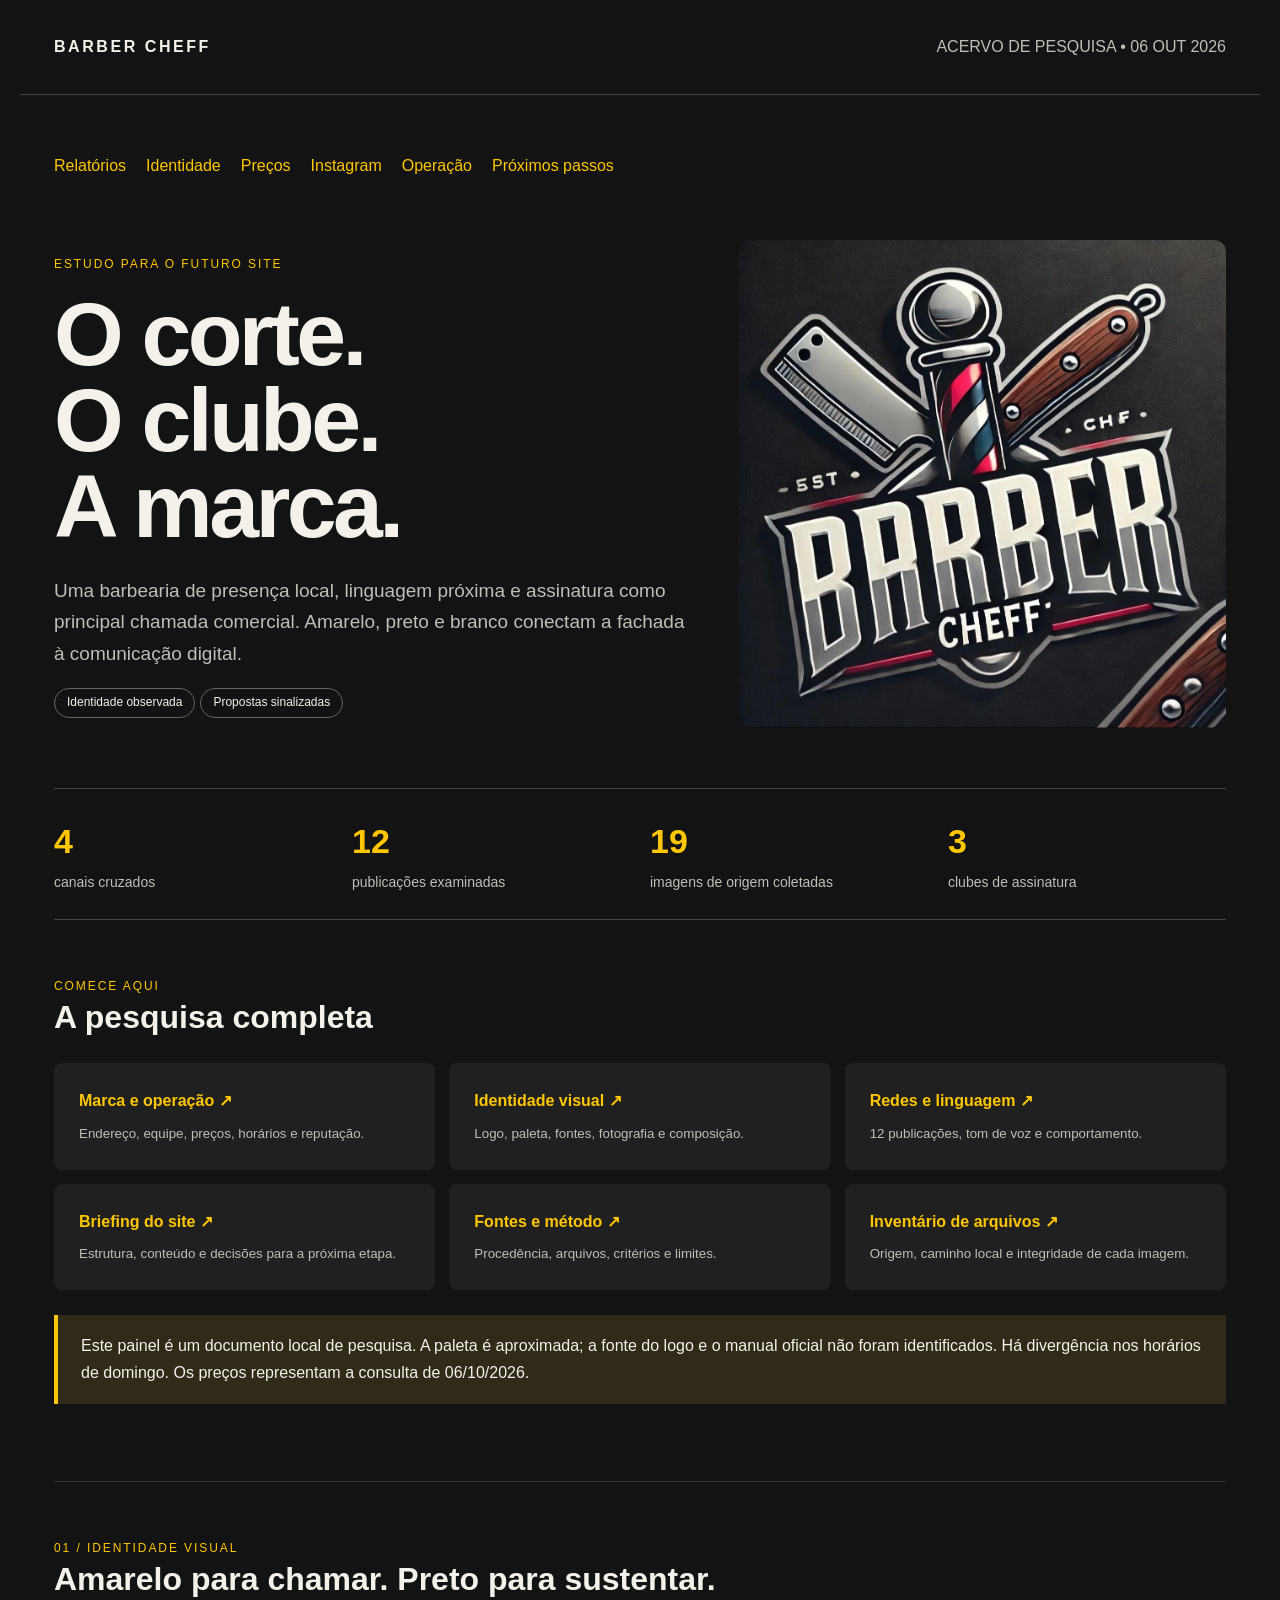
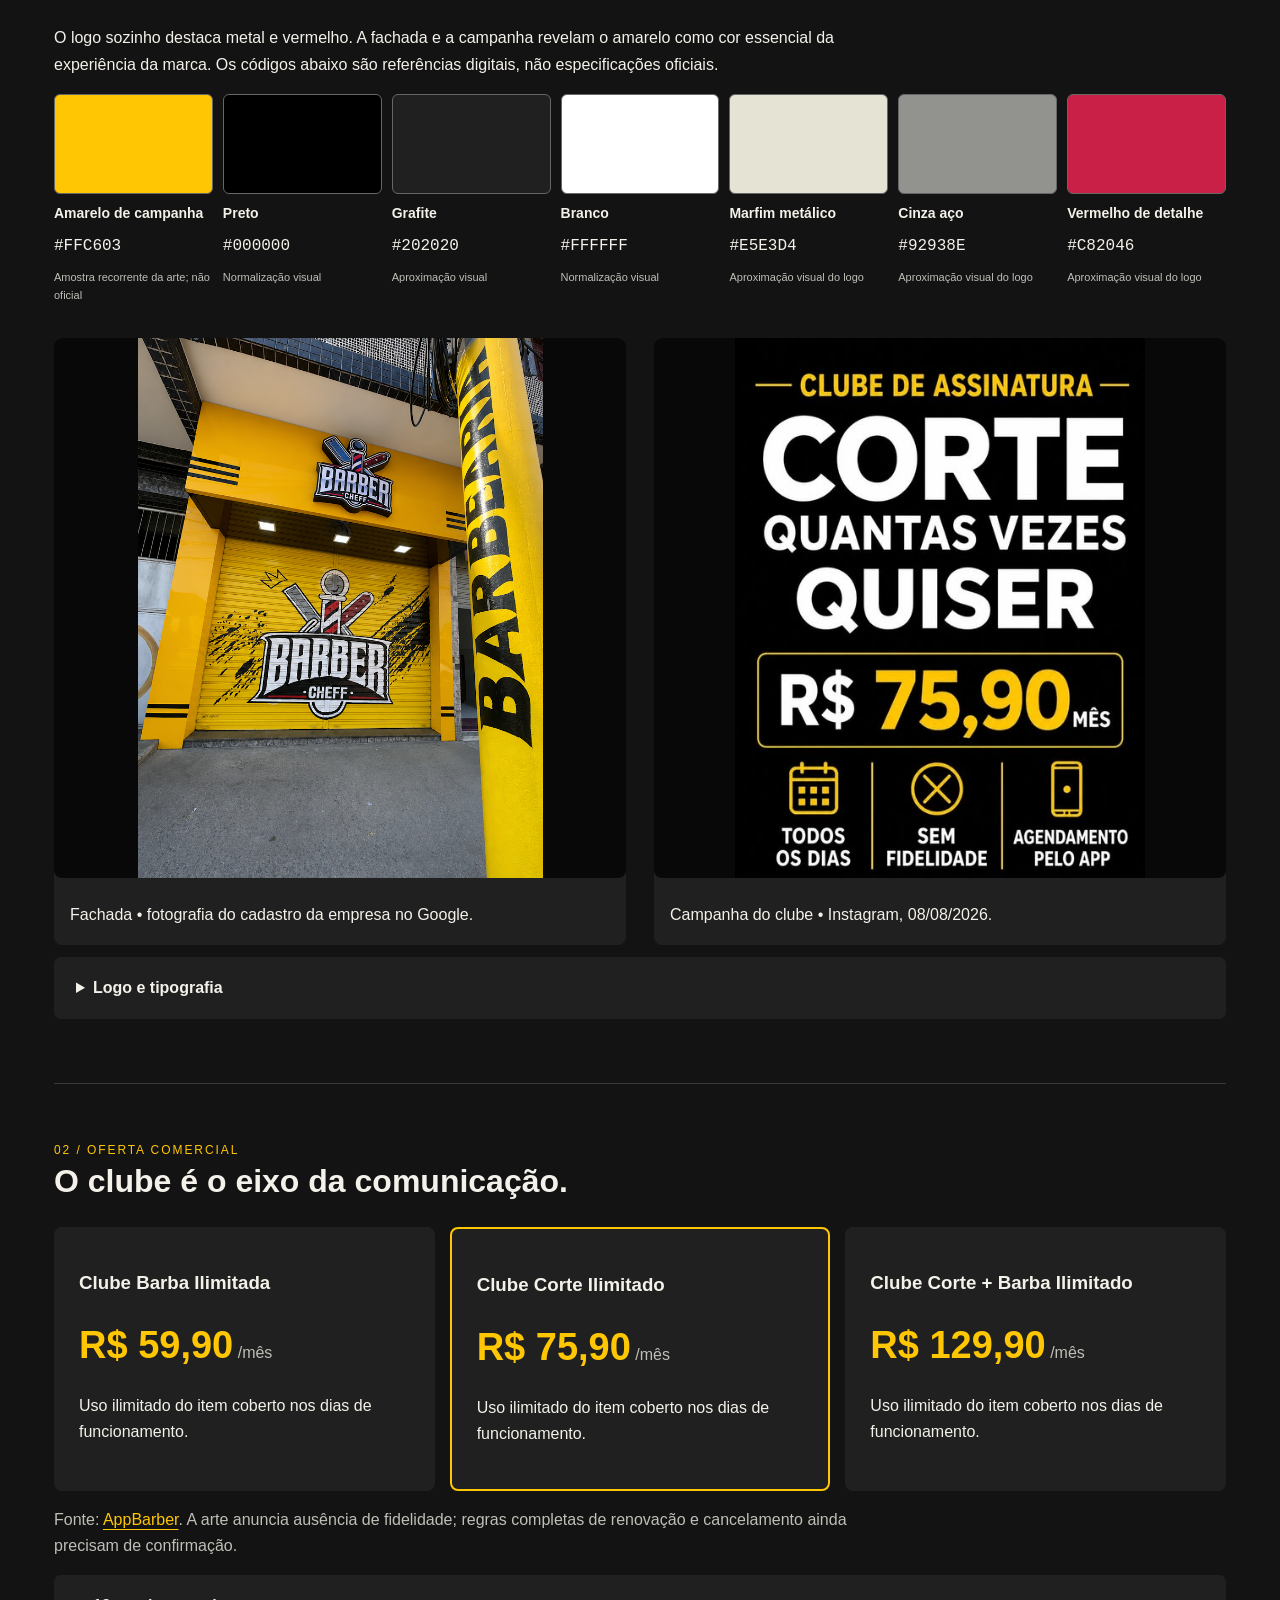
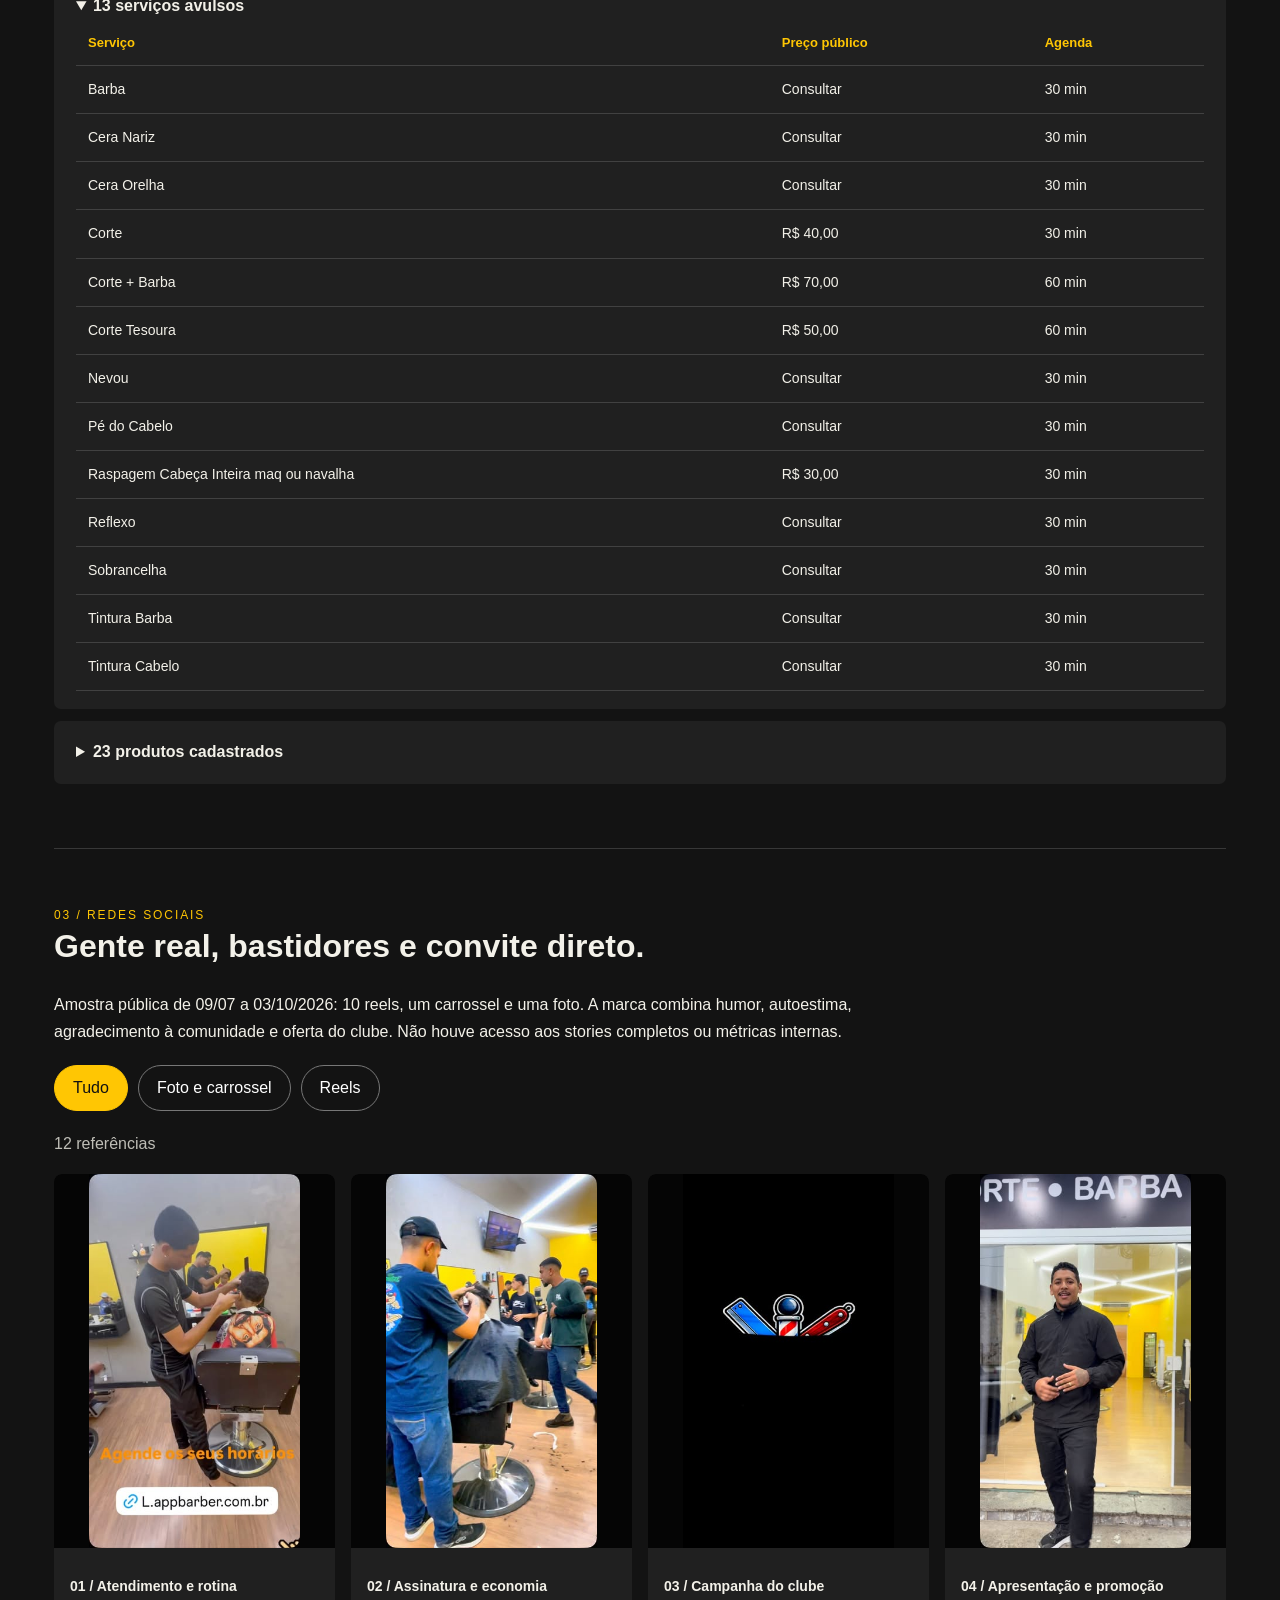
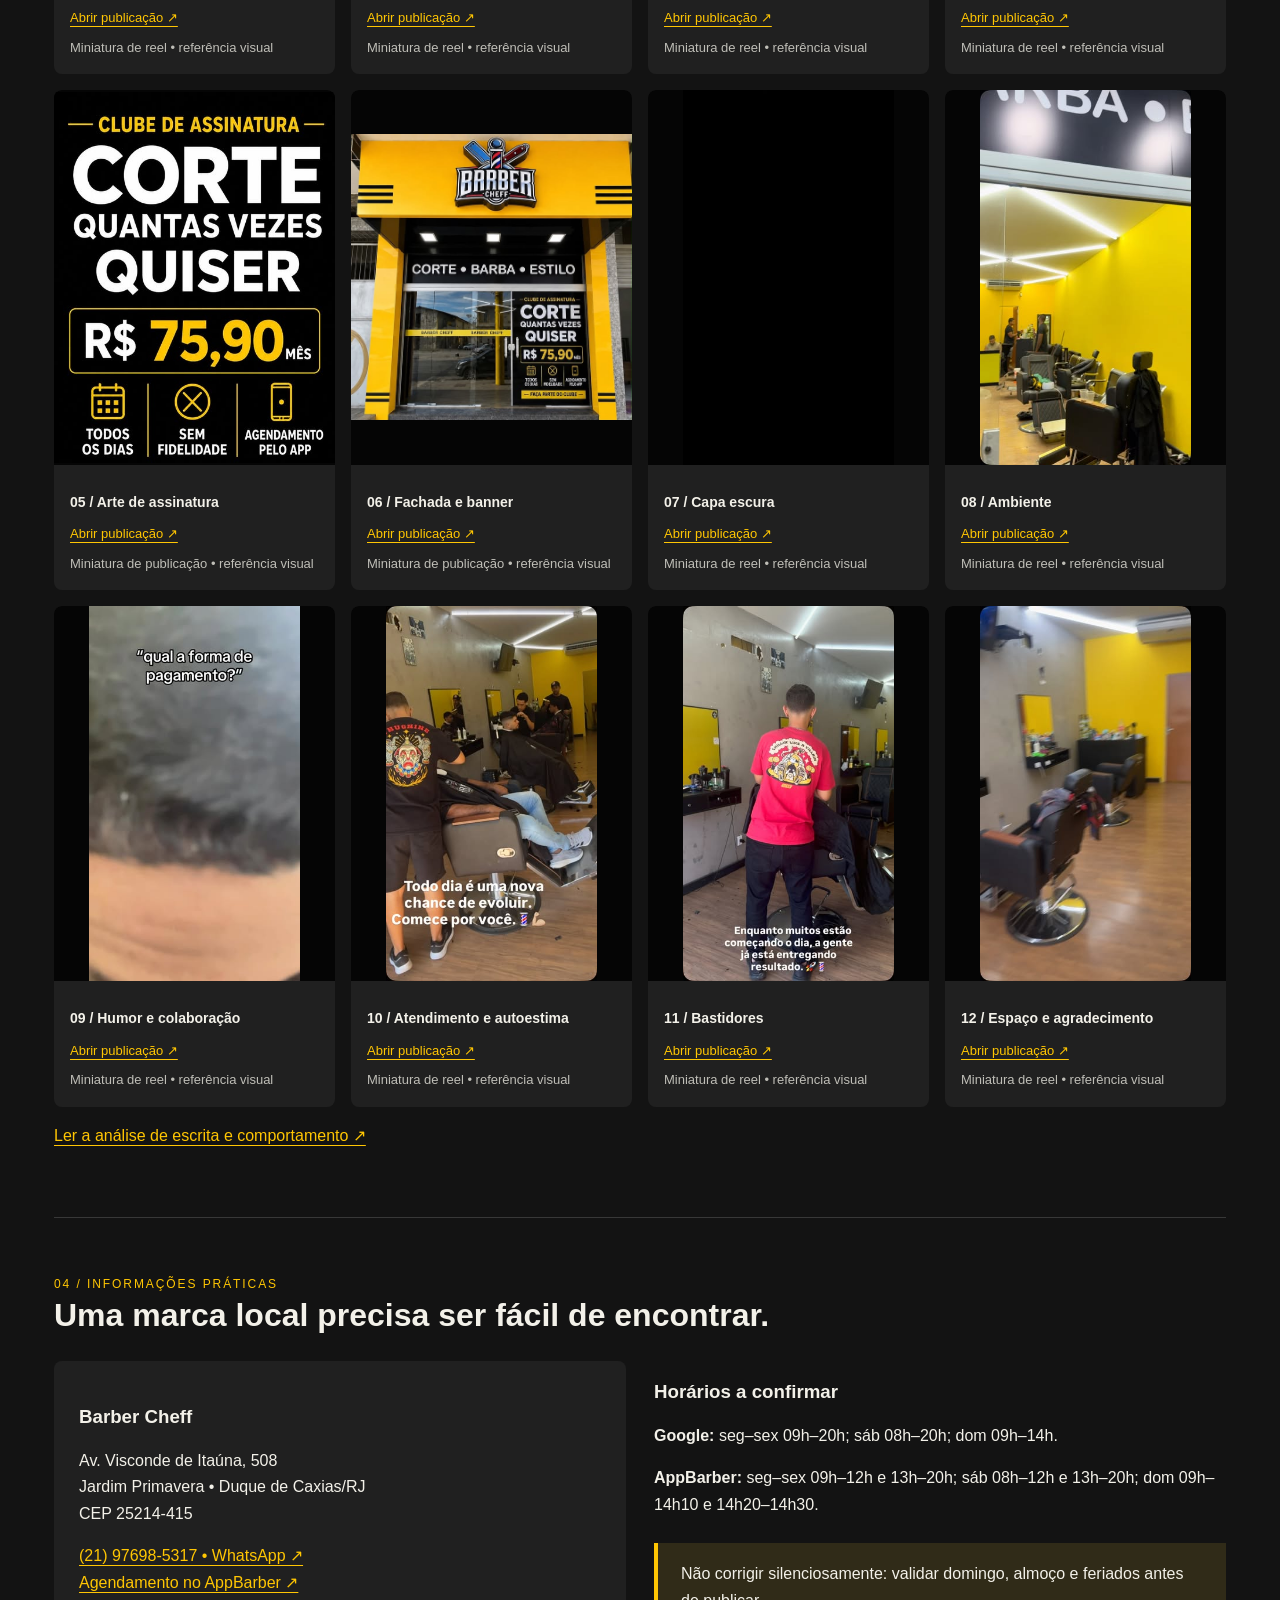
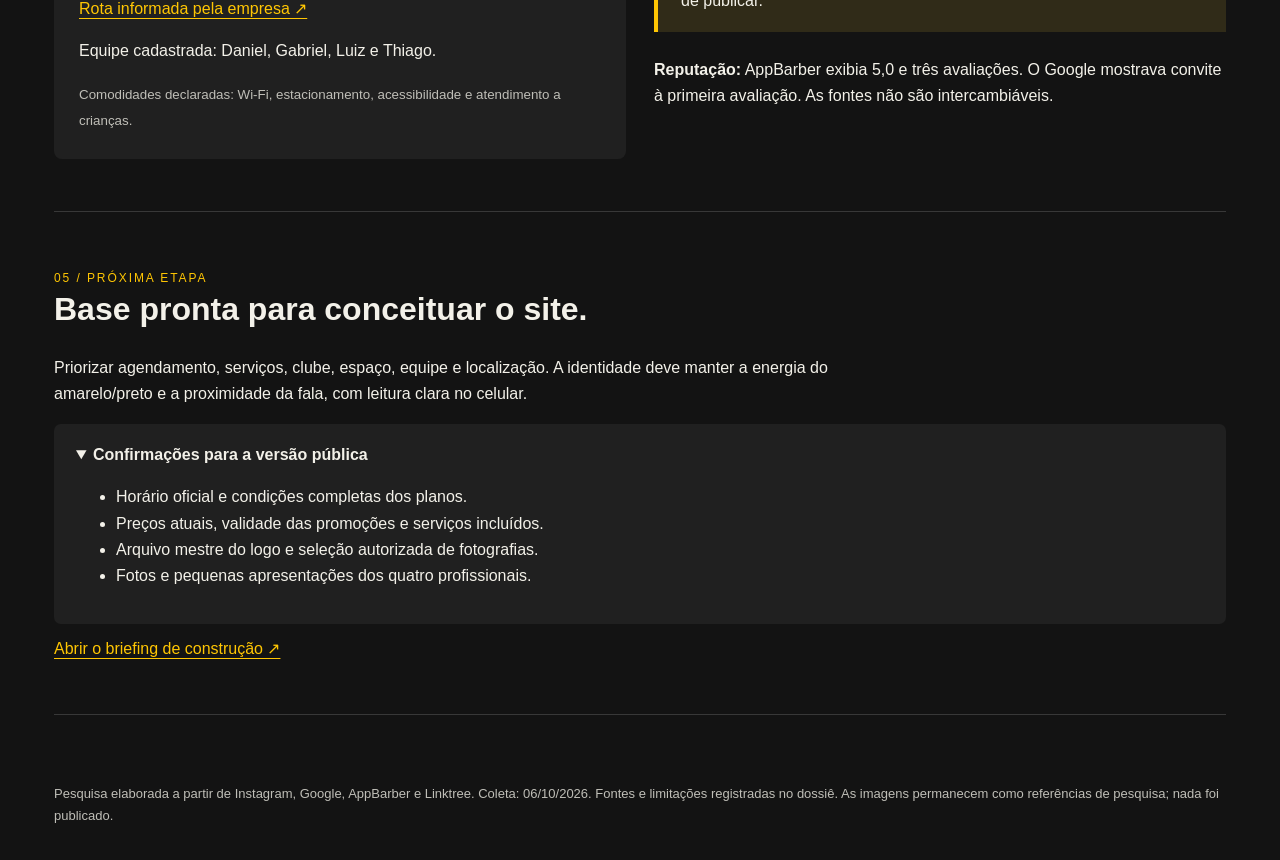
<file: fotos/pesquisa-barber-cheff/PAINEL.html>
<!doctype html><html lang="pt-BR"><head><meta charset="utf-8"><meta name="viewport" content="width=device-width,initial-scale=1"><title>Barber Cheff — Dossiê da marca</title><style>
:root{--yellow:#ffc603;--bg:#131313;--panel:#202020;--text:#f3f1e9;--muted:#bfbeb7}*{box-sizing:border-box}body{margin:0;background:var(--bg);color:var(--text);font:16px/1.65 'Segoe UI',Arial,sans-serif}a{color:var(--yellow);text-underline-offset:4px}a:focus-visible,button:focus-visible{outline:3px solid white;outline-offset:5px}header,main,footer{max-width:1240px;margin:auto;padding:34px}header{display:flex;justify-content:space-between;align-items:center;border-bottom:1px solid #414141}header strong{letter-spacing:.16em}header span,small,.muted{color:var(--muted)}nav{display:flex;flex-wrap:wrap;gap:20px;margin:24px 0}nav a{text-decoration:none}h1{font-size:clamp(46px,7vw,90px);line-height:.96;letter-spacing:-.04em;margin:15px 0 26px}h2{font-size:32px;line-height:1.2;margin-top:0}h3{line-height:1.3}p{max-width:850px}.eyebrow{color:var(--yellow);font-size:12px;letter-spacing:.16em;text-transform:uppercase}.hero{display:grid;grid-template-columns:1.3fr 1fr;gap:50px;align-items:center;padding:36px 0 60px}.hero img{width:100%;border-radius:12px}.hero p{color:var(--muted);font-size:19px}.badge{display:inline-block;border:1px solid #666;padding:4px 12px;border-radius:20px;font-size:12px;margin-right:5px}.metrics{display:grid;grid-template-columns:repeat(4,1fr);border-top:1px solid #454545;border-bottom:1px solid #454545;padding:24px 0;gap:20px}.metrics b{display:block;color:var(--yellow);font-size:34px}.metrics span{color:var(--muted);font-size:14px}section{padding:52px 0;border-bottom:1px solid #383838}.reports{display:grid;grid-template-columns:repeat(3,1fr);gap:14px}.report{display:block;padding:25px;background:var(--panel);text-decoration:none;color:var(--text);border-radius:8px}.report strong{color:var(--yellow);display:block;margin-bottom:8px}.report small{display:block}.notice{background:#302b18;border-left:4px solid var(--yellow);padding:18px 23px;margin:25px 0}.swatches{display:grid;grid-template-columns:repeat(7,1fr);gap:10px}.swatch>div{height:100px;border:1px solid #666;border-radius:6px}.swatch strong,.swatch code,.swatch small{display:block;margin-top:8px}.swatch strong{font-size:14px}.swatch small{font-size:11px}.pair{display:grid;grid-template-columns:1fr 1fr;gap:28px}.pair img{width:100%;max-height:540px;object-fit:contain;background:#080808;border-radius:8px}figure{margin:0;background:var(--panel);border-radius:8px;overflow:hidden}figcaption{padding:16px}figcaption a,figcaption small{display:block;font-size:13px;margin-top:8px}.plans{display:grid;grid-template-columns:repeat(3,1fr);gap:15px}.plan{background:var(--panel);padding:25px;border-radius:8px}.plan:nth-child(2){border:2px solid var(--yellow)}.price{font-size:38px;font-weight:700;color:var(--yellow)}.price small{font-size:16px;font-weight:400}table{width:100%;border-collapse:collapse}td,th{text-align:left;padding:12px;border-bottom:1px solid #414141}th{color:var(--yellow);font-size:13px}td{font-size:14px}.table-wrap{overflow:auto}.gallery{display:grid;grid-template-columns:repeat(4,1fr);gap:16px}.gallery img{width:100%;aspect-ratio:3/4;object-fit:contain;background:#050505}.gallery b{font-size:14px}.filters{display:flex;gap:10px;margin:20px 0;flex-wrap:wrap}button{padding:9px 18px;border:1px solid #777;background:transparent;color:white;border-radius:30px;font:inherit;cursor:pointer}button.active{background:var(--yellow);color:#111;border-color:var(--yellow)}details{background:var(--panel);padding:18px 22px;margin:12px 0;border-radius:7px}summary{cursor:pointer;font-weight:600}.contact{background:var(--panel);padding:25px;border-radius:8px}.contact a{overflow-wrap:anywhere}footer{font-size:13px;color:var(--muted)}[hidden]{display:none!important}@media(max-width:850px){.hero,.pair{grid-template-columns:1fr}.hero{gap:25px}.hero img{max-width:400px}.swatches{grid-template-columns:repeat(4,1fr)}.reports,.gallery{grid-template-columns:repeat(2,1fr)}.plans{grid-template-columns:1fr}.metrics{grid-template-columns:repeat(2,1fr)}header,main,footer{padding:22px}header{align-items:start;gap:16px}header span{font-size:12px}}@media(max-width:450px){.gallery,.reports{grid-template-columns:1fr}.swatches{grid-template-columns:repeat(2,1fr)}}@media print{body{background:white;color:#111}header,main,footer{max-width:none}.hero{grid-template-columns:1.2fr 1fr}.hero img{max-height:260px;object-fit:contain}.report,.plan,.contact,figure,details{background:#eee;color:#111}a,.price,.eyebrow,th{color:#725900}.muted,small,.hero p{color:#444}section{break-inside:avoid}.filters{display:none}.gallery{grid-template-columns:repeat(4,1fr)}}
</style></head><body><header><strong>BARBER CHEFF</strong><span>ACERVO DE PESQUISA • 06 OUT 2026</span></header><main><nav aria-label="Seções"><a href="#documentos">Relatórios</a><a href="#identidade">Identidade</a><a href="#precos">Preços</a><a href="#galeria">Instagram</a><a href="#operacao">Operação</a><a href="#proximo">Próximos passos</a></nav>
<div class="hero"><div><span class="eyebrow">Estudo para o futuro site</span><h1>O corte.<br>O clube.<br>A marca.</h1><p>Uma barbearia de presença local, linguagem próxima e assinatura como principal chamada comercial. Amarelo, preto e branco conectam a fachada à comunicação digital.</p><span class="badge">Identidade observada</span><span class="badge">Propostas sinalizadas</span></div><img src="logos/logo-linktree.jpeg" alt="Logo coletado da Barber Cheff sobre fundo escuro"></div>
<div class="metrics"><div><b>4</b><span>canais cruzados</span></div><div><b>12</b><span>publicações examinadas</span></div><div><b>19</b><span>imagens de origem coletadas</span></div><div><b>3</b><span>clubes de assinatura</span></div></div>
<section id="documentos"><span class="eyebrow">Comece aqui</span><h2>A pesquisa completa</h2><div class="reports"><a class="report" href="relatorios/01-dossie-da-marca.md"><strong>Marca e operação ↗</strong><small>Endereço, equipe, preços, horários e reputação.</small></a><a class="report" href="relatorios/02-identidade-visual.md"><strong>Identidade visual ↗</strong><small>Logo, paleta, fontes, fotografia e composição.</small></a><a class="report" href="relatorios/03-redes-e-linguagem.md"><strong>Redes e linguagem ↗</strong><small>12 publicações, tom de voz e comportamento.</small></a><a class="report" href="relatorios/04-briefing-site.md"><strong>Briefing do site ↗</strong><small>Estrutura, conteúdo e decisões para a próxima etapa.</small></a><a class="report" href="relatorios/05-fontes-e-metodo.md"><strong>Fontes e método ↗</strong><small>Procedência, arquivos, critérios e limites.</small></a><a class="report" href="dados/inventario-imagens.json"><strong>Inventário de arquivos ↗</strong><small>Origem, caminho local e integridade de cada imagem.</small></a></div><div class="notice">Este painel é um documento local de pesquisa. A paleta é aproximada; a fonte do logo e o manual oficial não foram identificados. Há divergência nos horários de domingo. Os preços representam a consulta de 06/10/2026.</div></section>
<section id="identidade"><span class="eyebrow">01 / Identidade visual</span><h2>Amarelo para chamar. Preto para sustentar.</h2><p>O logo sozinho destaca metal e vermelho. A fachada e a campanha revelam o amarelo como cor essencial da experiência da marca. Os códigos abaixo são referências digitais, não especificações oficiais.</p><div class="swatches"><div class="swatch"><div style="background:#FFC603"></div><strong>Amarelo de campanha</strong><code>#FFC603</code><small>Amostra recorrente da arte; não oficial</small></div><div class="swatch"><div style="background:#000000"></div><strong>Preto</strong><code>#000000</code><small>Normalização visual</small></div><div class="swatch"><div style="background:#202020"></div><strong>Grafite</strong><code>#202020</code><small>Aproximação visual</small></div><div class="swatch"><div style="background:#FFFFFF"></div><strong>Branco</strong><code>#FFFFFF</code><small>Normalização visual</small></div><div class="swatch"><div style="background:#E5E3D4"></div><strong>Marfim metálico</strong><code>#E5E3D4</code><small>Aproximação visual do logo</small></div><div class="swatch"><div style="background:#92938E"></div><strong>Cinza aço</strong><code>#92938E</code><small>Aproximação visual do logo</small></div><div class="swatch"><div style="background:#C82046"></div><strong>Vermelho de detalhe</strong><code>#C82046</code><small>Aproximação visual do logo</small></div></div><div class="pair" style="margin-top:34px"><figure><a href="fachada/fachada-completa-google.webp" target="_blank"><img src="fachada/fachada-completa-google.webp" alt="Fachada amarela com logo na porta e bandeira da barbearia"></a><figcaption>Fachada • fotografia do cadastro da empresa no Google.</figcaption></figure><figure><a href="campanhas/clube-corte-75-90.jpg" target="_blank"><img src="campanhas/clube-corte-75-90.jpg" alt="Campanha preta e amarela anunciando corte ilimitado por 75,90 ao mês"></a><figcaption>Campanha do clube • Instagram, 08/08/2026.</figcaption></figure></div><details><summary>Logo e tipografia</summary><p>Logo coletado em 1157 × 1157 px, com fundo. Não há vetor ou versão transparente. Lettering alto, condensado e decorativo; fonte exata não identificada. Para o site, a proposta é Barlow Condensed nos títulos e Inter no corpo, com Montserrat como alternativa de títulos. Não são fontes oficiais confirmadas.</p><a href="relatorios/02-identidade-visual.md">Ver análise e fontes tipográficas</a></details></section>
<section id="precos"><span class="eyebrow">02 / Oferta comercial</span><h2>O clube é o eixo da comunicação.</h2><div class="plans"><article class="plan"><h3>Clube Barba Ilimitada</h3><div class="price">R$ 59,90<small> /mês</small></div><p>Uso ilimitado do item coberto nos dias de funcionamento.</p></article><article class="plan"><h3>Clube Corte Ilimitado</h3><div class="price">R$ 75,90<small> /mês</small></div><p>Uso ilimitado do item coberto nos dias de funcionamento.</p></article><article class="plan"><h3>Clube Corte + Barba Ilimitado</h3><div class="price">R$ 129,90<small> /mês</small></div><p>Uso ilimitado do item coberto nos dias de funcionamento.</p></article></div><p class="muted">Fonte: <a href="https://sites.appbarber.com.br/barbercheff-jmf9" target="_blank">AppBarber</a>. A arte anuncia ausência de fidelidade; regras completas de renovação e cancelamento ainda precisam de confirmação.</p><details open><summary>13 serviços avulsos</summary><div class="table-wrap"><table><thead><tr><th>Serviço</th><th>Preço público</th><th>Agenda</th></tr></thead><tbody><tr><td>Barba</td><td>Consultar</td><td>30 min</td></tr><tr><td>Cera Nariz</td><td>Consultar</td><td>30 min</td></tr><tr><td>Cera Orelha</td><td>Consultar</td><td>30 min</td></tr><tr><td>Corte</td><td>R$ 40,00</td><td>30 min</td></tr><tr><td>Corte + Barba</td><td>R$ 70,00</td><td>60 min</td></tr><tr><td>Corte Tesoura</td><td>R$ 50,00</td><td>60 min</td></tr><tr><td>Nevou</td><td>Consultar</td><td>30 min</td></tr><tr><td>Pé do Cabelo</td><td>Consultar</td><td>30 min</td></tr><tr><td>Raspagem Cabeça Inteira maq ou navalha</td><td>R$ 30,00</td><td>30 min</td></tr><tr><td>Reflexo</td><td>Consultar</td><td>30 min</td></tr><tr><td>Sobrancelha</td><td>Consultar</td><td>30 min</td></tr><tr><td>Tintura Barba</td><td>Consultar</td><td>30 min</td></tr><tr><td>Tintura Cabelo</td><td>Consultar</td><td>30 min</td></tr></tbody></table></div></details><details><summary>23 produtos cadastrados</summary><div class="table-wrap"><table><thead><tr><th>Produto</th><th>Preço público</th></tr></thead><tbody><tr><td>Água</td><td>R$ 2,00</td></tr><tr><td>AMOSTRA PERFUME</td><td>R$ 70,00</td></tr><tr><td>Balm para barba</td><td>R$ 54,90</td></tr><tr><td>Cera finalizadora</td><td>R$ 29,90</td></tr><tr><td>Cera modeladora incolor</td><td>R$ 29,90</td></tr><tr><td>Cera modeladora UVA</td><td>R$ 29,90</td></tr><tr><td>Cerveja Heineken</td><td>R$ 9,00</td></tr><tr><td>Creme modelador EFEITO TEIA</td><td>R$ 29,90</td></tr><tr><td>Gatorade</td><td>R$ 8,00</td></tr><tr><td>Guaracamp</td><td>R$ 2,00</td></tr><tr><td>KIT</td><td>R$ 154,90</td></tr><tr><td>Minoxidil 15%</td><td>R$ 34,90</td></tr><tr><td>Óleo para barba</td><td>R$ 54,90</td></tr><tr><td>Pasta BLACK premium</td><td>R$ 29,90</td></tr><tr><td>Pasta modeladora PREMIUM</td><td>R$ 29,90</td></tr><tr><td>Perfume Árabe</td><td>R$ 120,00</td></tr><tr><td>Perfume Árabe G</td><td>R$ 380,00</td></tr><tr><td>Pó modelador</td><td>R$ 44,90</td></tr><tr><td>Refri Lata</td><td>R$ 6,00</td></tr><tr><td>Shampoo ANTICASPA</td><td>R$ 14,90</td></tr><tr><td>Shampoo ANTIQUEDA</td><td>R$ 14,90</td></tr><tr><td>Shampoo ESCURECEDOR</td><td>R$ 14,90</td></tr><tr><td>Shampoo para barba</td><td>R$ 64,90</td></tr></tbody></table></div><p class="muted">Nomes preservados como cadastrados. Estoque, composição e disponibilidade não verificados.</p></details></section>
<section id="galeria"><span class="eyebrow">03 / Redes sociais</span><h2>Gente real, bastidores e convite direto.</h2><p>Amostra pública de 09/07 a 03/10/2026: 10 reels, um carrossel e uma foto. A marca combina humor, autoestima, agradecimento à comunidade e oferta do clube. Não houve acesso aos stories completos ou métricas internas.</p><div class="filters" role="group" aria-label="Filtrar galeria"><button class="active" data-filter="all" aria-pressed="true">Tudo</button><button data-filter="campanha" aria-pressed="false">Foto e carrossel</button><button data-filter="reel" aria-pressed="false">Reels</button></div><p id="gallery-status" class="muted" aria-live="polite">12 referências</p><div class="gallery"><figure data-kind="reel"><a href="originais/instagram/coleta/b793673216cc320b.jpg" target="_blank"><img loading="lazy" src="originais/instagram/coleta/b793673216cc320b.jpg" alt="Referência 1: Atendimento e rotina"></a><figcaption><b>01 / Atendimento e rotina</b><a href="https://www.instagram.com/barberchef01/reel/DeDgDJDKlyl/" target="_blank" rel="noopener">Abrir publicação ↗</a><small>Miniatura de reel • referência visual</small></figcaption></figure><figure data-kind="reel"><a href="originais/instagram/coleta/f3e4dce0404e76fe.jpg" target="_blank"><img loading="lazy" src="originais/instagram/coleta/f3e4dce0404e76fe.jpg" alt="Referência 2: Assinatura e economia"></a><figcaption><b>02 / Assinatura e economia</b><a href="https://www.instagram.com/barberchef01/reel/Ddco16nK0_6/" target="_blank" rel="noopener">Abrir publicação ↗</a><small>Miniatura de reel • referência visual</small></figcaption></figure><figure data-kind="reel"><a href="originais/instagram/coleta/fbfafa4288ad8b97.jpg" target="_blank"><img loading="lazy" src="originais/instagram/coleta/fbfafa4288ad8b97.jpg" alt="Referência 3: Campanha do clube"></a><figcaption><b>03 / Campanha do clube</b><a href="https://www.instagram.com/barberchef01/reel/DcecsdvvjK9/" target="_blank" rel="noopener">Abrir publicação ↗</a><small>Miniatura de reel • referência visual</small></figcaption></figure><figure data-kind="reel"><a href="originais/instagram/coleta/c7288f0b7a27723c.jpg" target="_blank"><img loading="lazy" src="originais/instagram/coleta/c7288f0b7a27723c.jpg" alt="Referência 4: Apresentação e promoção"></a><figcaption><b>04 / Apresentação e promoção</b><a href="https://www.instagram.com/barberchef01/reel/Db33bajvc7C/" target="_blank" rel="noopener">Abrir publicação ↗</a><small>Miniatura de reel • referência visual</small></figcaption></figure><figure data-kind="campanha"><a href="originais/instagram/coleta/e5c7db159b54c36e.jpg" target="_blank"><img loading="lazy" src="originais/instagram/coleta/e5c7db159b54c36e.jpg" alt="Referência 5: Arte de assinatura"></a><figcaption><b>05 / Arte de assinatura</b><a href="https://www.instagram.com/barberchef01/p/DbyGY_5nJfJ/" target="_blank" rel="noopener">Abrir publicação ↗</a><small>Miniatura de publicação • referência visual</small></figcaption></figure><figure data-kind="campanha"><a href="originais/instagram/coleta/239e9530199779b3.jpg" target="_blank"><img loading="lazy" src="originais/instagram/coleta/239e9530199779b3.jpg" alt="Referência 6: Fachada e banner"></a><figcaption><b>06 / Fachada e banner</b><a href="https://www.instagram.com/barberchef01/p/DbyGEvlq2WT/" target="_blank" rel="noopener">Abrir publicação ↗</a><small>Miniatura de publicação • referência visual</small></figcaption></figure><figure data-kind="reel"><a href="originais/instagram/coleta/7abb7817327839fc.jpg" target="_blank"><img loading="lazy" src="originais/instagram/coleta/7abb7817327839fc.jpg" alt="Referência 7: Capa escura"></a><figcaption><b>07 / Capa escura</b><a href="https://www.instagram.com/barberchef01/reel/DbnwrXFqbDn/" target="_blank" rel="noopener">Abrir publicação ↗</a><small>Miniatura de reel • referência visual</small></figcaption></figure><figure data-kind="reel"><a href="originais/instagram/coleta/56cd8b16d3f5db53.jpg" target="_blank"><img loading="lazy" src="originais/instagram/coleta/56cd8b16d3f5db53.jpg" alt="Referência 8: Ambiente"></a><figcaption><b>08 / Ambiente</b><a href="https://www.instagram.com/barberchef01/reel/DbZj6qeKaAD/" target="_blank" rel="noopener">Abrir publicação ↗</a><small>Miniatura de reel • referência visual</small></figcaption></figure><figure data-kind="reel"><a href="originais/instagram/coleta/f781e994627b274e.jpg" target="_blank"><img loading="lazy" src="originais/instagram/coleta/f781e994627b274e.jpg" alt="Referência 9: Humor e colaboração"></a><figcaption><b>09 / Humor e colaboração</b><a href="https://www.instagram.com/gbcorte.021/reel/DbG9slTzXOC/" target="_blank" rel="noopener">Abrir publicação ↗</a><small>Miniatura de reel • referência visual</small></figcaption></figure><figure data-kind="reel"><a href="originais/instagram/coleta/5784dd5e1e0d7bf3.jpg" target="_blank"><img loading="lazy" src="originais/instagram/coleta/5784dd5e1e0d7bf3.jpg" alt="Referência 10: Atendimento e autoestima"></a><figcaption><b>10 / Atendimento e autoestima</b><a href="https://www.instagram.com/barberchef01/reel/Da2-qr8q14p/" target="_blank" rel="noopener">Abrir publicação ↗</a><small>Miniatura de reel • referência visual</small></figcaption></figure><figure data-kind="reel"><a href="originais/instagram/coleta/b885d8a620cbcf8d.jpg" target="_blank"><img loading="lazy" src="originais/instagram/coleta/b885d8a620cbcf8d.jpg" alt="Referência 11: Bastidores"></a><figcaption><b>11 / Bastidores</b><a href="https://www.instagram.com/barberchef01/reel/Danc7LrqXdM/" target="_blank" rel="noopener">Abrir publicação ↗</a><small>Miniatura de reel • referência visual</small></figcaption></figure><figure data-kind="reel"><a href="originais/instagram/coleta/55c427b15d86b251.jpg" target="_blank"><img loading="lazy" src="originais/instagram/coleta/55c427b15d86b251.jpg" alt="Referência 12: Espaço e agradecimento"></a><figcaption><b>12 / Espaço e agradecimento</b><a href="https://www.instagram.com/barberchef01/reel/Dak93XIKyG1/" target="_blank" rel="noopener">Abrir publicação ↗</a><small>Miniatura de reel • referência visual</small></figcaption></figure></div><p><a href="relatorios/03-redes-e-linguagem.md">Ler a análise de escrita e comportamento ↗</a></p></section>
<section id="operacao"><span class="eyebrow">04 / Informações práticas</span><h2>Uma marca local precisa ser fácil de encontrar.</h2><div class="pair"><div class="contact"><h3>Barber Cheff</h3><p>Av. Visconde de Itaúna, 508<br>Jardim Primavera • Duque de Caxias/RJ<br>CEP 25214-415</p><p><a href="https://wa.me/5521976985317" target="_blank">(21) 97698-5317 • WhatsApp ↗</a><br><a href="https://sites.appbarber.com.br/barbercheff-jmf9" target="_blank">Agendamento no AppBarber ↗</a><br><a href="https://www.google.com/maps/search/?api=1&query=-22.68759727%2C-43.2604332" target="_blank">Rota informada pela empresa ↗</a></p><p>Equipe cadastrada: Daniel, Gabriel, Luiz e Thiago.</p><small>Comodidades declaradas: Wi-Fi, estacionamento, acessibilidade e atendimento a crianças.</small></div><div><h3>Horários a confirmar</h3><p><b>Google:</b> seg–sex 09h–20h; sáb 08h–20h; dom 09h–14h.</p><p><b>AppBarber:</b> seg–sex 09h–12h e 13h–20h; sáb 08h–12h e 13h–20h; dom 09h–14h10 e 14h20–14h30.</p><div class="notice">Não corrigir silenciosamente: validar domingo, almoço e feriados antes de publicar.</div><p><b>Reputação:</b> AppBarber exibia 5,0 e três avaliações. O Google mostrava convite à primeira avaliação. As fontes não são intercambiáveis.</p></div></div></section>
<section id="proximo"><span class="eyebrow">05 / Próxima etapa</span><h2>Base pronta para conceituar o site.</h2><p>Priorizar agendamento, serviços, clube, espaço, equipe e localização. A identidade deve manter a energia do amarelo/preto e a proximidade da fala, com leitura clara no celular.</p><details open><summary>Confirmações para a versão pública</summary><ul><li>Horário oficial e condições completas dos planos.</li><li>Preços atuais, validade das promoções e serviços incluídos.</li><li>Arquivo mestre do logo e seleção autorizada de fotografias.</li><li>Fotos e pequenas apresentações dos quatro profissionais.</li></ul></details><a href="relatorios/04-briefing-site.md">Abrir o briefing de construção ↗</a></section>
</main><footer>Pesquisa elaborada a partir de Instagram, Google, AppBarber e Linktree. Coleta: 06/10/2026. Fontes e limitações registradas no dossiê. As imagens permanecem como referências de pesquisa; nada foi publicado.</footer><script>document.querySelectorAll('[data-filter]').forEach(b=>b.addEventListener('click',()=>{document.querySelectorAll('[data-filter]').forEach(x=>{x.classList.toggle('active',x===b);x.setAttribute('aria-pressed',String(x===b))});let n=0;document.querySelectorAll('.gallery figure').forEach(f=>{f.hidden=b.dataset.filter!=='all'&&f.dataset.kind!==b.dataset.filter;if(!f.hidden)n++});document.getElementById('gallery-status').textContent=n+' referências'}));</script></body></html>
</file>
<file: ref/barbeariadonmaestro.com.br/assets/6667db3e5e8f0c8b_5af643bbfb9597c6e9d50f2075704d.css>
.ht-ctc-chat{--side:right}.ht-ctc-opacity-hide{opacity:0}.ht-ctc-opacity-show{opacity:1}.ht-ctc-display-hide{display:none}.ht-ctc-display-show{display:block}.ht-ctc-display-unset{display:unset!important}@keyframes ctcBounce{0%{opacity:0;transform:scale(0)}60%{opacity:1;transform:scale(1.3)}to{opacity:1;transform:scale(1)}}@keyframes ctc_fadeIn{0%{opacity:0}to{opacity:1}}.ht-ctc-bounce{animation:ctcBounce .45s ease-out forwards}.ht-ctc-fade-in{animation:ctc_fadeIn .25s ease}.ht_ctc_chat_greetings_box :not(ul):not(ol):not(.ht_ctc_default):not(.ht_ctc_defaults *){box-sizing:border-box;margin:0;padding:0}.ht_ctc_chat_greetings_box ol,.ht_ctc_chat_greetings_box ul{margin-bottom:0;margin-top:0}.ht_ctc_chat_greetings_box_layout{clear:both}.ht_ctc_greetings{pointer-events:none}.ht_ctc_chat_greetings_box{pointer-events:auto}.ht_ctc_greetings_box{opacity:0;transform:scale(0) translate(20px,20px);transform-origin:bottom var(--side,right);transition:all .4s cubic-bezier(.19,1,.22,1)}.ht_ctc_greetings_box.ht_ctc_greetings_box_open{opacity:1;pointer-events:auto;transform:scale(1) translate(0)}.ht_ctc_modal_backdrop{animation:ctc_fadeIn .2s ease;backdrop-filter:blur(1px);background:#0000004d;height:100vh;left:0;position:fixed;top:0;width:100vw;z-index:9}.ht_ctc_notification{animation:ctcBounce .45s ease-out forwards}@keyframes ht_ctc_cta_stick{0%{opacity:0;transform:translateX(6px) scaleX(.6)}to{opacity:1;transform:translateX(0) scaleX(1)}}.ht-ctc-cta-stick{animation-duration:.12s;animation-fill-mode:both;animation-name:ht_ctc_cta_stick;animation-timing-function:cubic-bezier(.25,.8,.25,1);transform-origin:var(--side,right) center}.ctc_g_content{max-height:calc(80vh - 140px);overflow-y:auto}.ctc_g_bottom,.ctc_g_content,.ctc_g_sentbutton{margin-top:-.9px!important}.greetings_header_image{display:inline-block;position:relative}.greetings_header_image img{object-fit:cover}.g_header_badge_online{border-radius:50%;bottom:0;height:12px;position:absolute;right:0;width:12px;z-index:1}@media only screen and (min-width:900px){.ctc_g_content::-webkit-scrollbar{width:2.8px}.ctc_g_content::-webkit-scrollbar-thumb{background:#a5a5a5}}@media only screen and (max-width:420px){.ctc_side_positions .ctc_m_p_left{left:0!important;right:unset!important}.ctc_side_positions .ctc_m_p_right{left:unset!important;right:0!important}.ctc_side_positions .ctc_m_p_left .ctc_greetings_close_btn{float:left!important}.ctc_side_positions .ctc_m_p_right .ctc_greetings_close_btn{float:right!important}.ctc_side_positions .ctc_m_cta_order_0{order:0!important}.ctc_side_positions .ctc_m_cta_order_1{order:1!important}.ht_ctc_greetings.ctc_m_full_width{bottom:0!important;position:fixed!important;right:0!important}.ht_ctc_greetings.ctc_m_full_width .ht_ctc_chat_greetings_box{margin:7px!important;min-width:80vw!important;position:unset!important;width:calc(100vw - 14px)!important}.ctc_m_full_width .ctc_g_message_box_width{max-width:85%!important}.ht_ctc_animation:has(.ht_ctc_greetings){animation-fill-mode:none!important}}.jet-listing .slick-slider,.jet-listing-dynamic-field__content .slick-slider{position:relative;display:block!important;box-sizing:border-box;user-select:none;-webkit-touch-callout:none;-khtml-user-select:none;-ms-touch-action:pan-y;touch-action:pan-y;-webkit-tap-highlight-color:transparent}.jet-listing .slick-list,.jet-listing-dynamic-field__content .slick-list{position:relative;display:block;overflow:hidden;margin:0;padding:0}.jet-listing .slick-list:focus,.jet-listing-dynamic-field__content .slick-list:focus{outline:none}.jet-listing .slick-list.dragging,.jet-listing-dynamic-field__content .slick-list.dragging{cursor:pointer;cursor:hand}.jet-listing .slick-slider .slick-track,.jet-listing .slick-slider .slick-list,.jet-listing-dynamic-field__content .slick-slider .slick-track,.jet-listing-dynamic-field__content .slick-slider .slick-list{-webkit-transform:translate3d(0,0,0);-moz-transform:translate3d(0,0,0);-ms-transform:translate3d(0,0,0);-o-transform:translate3d(0,0,0);transform:translate3d(0,0,0)}.jet-listing .slick-track,.jet-listing-dynamic-field__content .slick-track{position:relative;top:0;left:0;display:block;margin-left:auto;margin-right:auto}.jet-listing .slick-track:before,.jet-listing .slick-track:after,.jet-listing-dynamic-field__content .slick-track:before,.jet-listing-dynamic-field__content .slick-track:after{display:table;content:""}.jet-listing .slick-track:after,.jet-listing-dynamic-field__content .slick-track:after{clear:both}.jet-listing .slick-loading .slick-track,.jet-listing-dynamic-field__content .slick-loading .slick-track{visibility:hidden}.jet-listing .slick-slide,.jet-listing-dynamic-field__content .slick-slide{display:none;float:left;height:100%;min-height:1px}.jet-listing [dir=rtl] .slick-slide,.jet-listing-dynamic-field__content [dir=rtl] .slick-slide{float:right}.jet-listing .slick-slide .elementor-cta__image>img,.jet-listing-dynamic-field__content .slick-slide .elementor-cta__image>img{display:inline}.jet-listing .slick-slide.slick-loading img,.jet-listing-dynamic-field__content .slick-slide.slick-loading img{display:none}.jet-listing .slick-slide.dragging img,.jet-listing-dynamic-field__content .slick-slide.dragging img{pointer-events:none}.jet-listing .slick-initialized .slick-slide,.jet-listing-dynamic-field__content .slick-initialized .slick-slide{display:block}.jet-listing .slick-loading .slick-slide,.jet-listing-dynamic-field__content .slick-loading .slick-slide{visibility:hidden}.jet-listing .slick-vertical .slick-slide,.jet-listing-dynamic-field__content .slick-vertical .slick-slide{display:block;height:auto;border:1px solid transparent}.jet-listing .slick-arrow.slick-hidden,.jet-listing-dynamic-field__content .slick-arrow.slick-hidden{display:none}.jet-listing-grid:has(.swiper){position:relative}.swiper-slide.auto-columns{width:var(--swiper-slide-min-width,var(--jet-column-min-width,240px))}.jet-listing-dynamic-field__content .jet-engine-arrow{user-select:none}.jet-listing-grid__slider-icon.swiper-arrow{user-select:none}.jet-listing-grid .jet-engine-swiper-pagination-wrapper{display:flex;justify-content:center;--swiper-pagination-bullet-horizontal-gap:3px;--swiper-pagination-bullet-size:12px;margin:10px 0}.jet-listing-grid .jet-engine-swiper-pagination-wrapper.swiper-pagination-bullets .swiper-pagination-bullet{margin-top:3px;margin-bottom:3px}.jet-listing-grid__items.swiper-wrapper{flex-wrap:nowrap;--column-gap:0px !important;column-gap:0!important;gap:0!important;margin-left:0;margin-right:0}.jet-listing-grid__items.swiper-wrapper>.jet-listing-grid__item{padding-left:calc(var(--swiper-space-between, 20px) / 2);padding-right:calc(var(--swiper-space-between, 20px) / 2)}.jet-listing-grid__items.swiper-wrapper .swiper-slide a.e-con{display:var(--display,flex)}.jet-listing-grid .jet-listing-grid__slider.swiper-lib>.jet-listing-grid__items>.jet-listing-grid__item.swiper-slide>div{width:100%}.jet-listing-grid .jet-listing-grid__slider.swiper-lib>.jet-listing-grid__items>.jet-listing-grid__item.swiper-slide{max-width:100%;flex:0 0 auto}.jet-listing-grid .jet-engine-swiper-pagination-wrapper{--swiper-pagination-bullet-inactive-opacity:1}.jet-listing-grid .jet-engine-swiper-pagination-wrapper .swiper-pagination-bullet.swiper-pagination-bullet-active{background:var(--swiper-pagination-color,var(--swiper-theme-color))}.jet-listing-grid .jet-engine-swiper-pagination-wrapper .swiper-pagination-bullet{background:var(--swiper-pagination-bullet-inactive-color,rgba(0,0,0,.1254901961))}.jet-listing-grid .jet-engine-swiper-pagination-wrapper .swiper-pagination-bullet:hover{background-color:var(--swiper-pagination-color-hover,var(--swiper-pagination-color,rgba(0,0,0,.1254901961)))}.jet-listing-grid__slider.swiper>.swiper-pagination-horizontal.swiper-pagination-bullets{justify-content:center}.jet-listing-grid__slider-icon.swiper-arrow{position:absolute;top:50%;width:50px;height:50px;line-height:50px;font-size:30px;color:#fff;background-color:#111;left:0;margin-top:-25px;cursor:pointer;text-align:center;z-index:90;display:flex;align-items:center;justify-content:center}.jet-listing-grid__slider-icon.swiper-arrow.next-arrow{left:auto;right:0;transform:scaleX(-1)}.jet-listing-grid__slider-icon.swiper-arrow svg{height:30px;width:auto}.jet-listing-grid__slider-icon.swiper-arrow svg path{fill:currentColor}.jet-listing-dynamic-field{display:flex;align-items:center}.jet-listing-dynamic-field__icon{margin-right:10px}.rtl .jet-listing-dynamic-field__icon{margin-right:0;margin-left:10px}.jet-listing-dynamic-field__icon.is-svg-icon{display:inline-flex}.jet-listing-dynamic-field__icon.is-svg-icon svg{width:1em;height:1em}.jet-listing-dynamic-field__content{display:block;max-width:100%}.jet-listing-dynamic-field__inline-wrap{display:inline-flex;align-items:center;max-width:100%}.jet-listing-dynamic-field__replacement-wrap{display:flex;align-items:center;max-width:100%}.jet-listing-dynamic-field__replacement-wrap .jet-listing-dynamic-field__content{flex-grow:1}.jet-listing-dynamic-field-optimized-dom{display:flex}.jet-engine-optimized-dom .elementor-widget-jet-listing-dynamic-field.elementor-widget{align-items:center;justify-content:flex-start;gap:0}.jet-engine-optimized-dom .elementor-widget-jet-listing-dynamic-field.elementor-widget>.jet-listing-dynamic-field__content{flex:1 0 auto}.jet-engine-optimized-dom .elementor-widget-jet-listing-dynamic-field>.elementor-widget-container{display:flex;align-items:center;width:100%}.jet-engine-optimized-dom .elementor-widget-jet-listing-dynamic-field>.elementor-widget-container>.jet-listing-dynamic-field__content{flex:1 0 auto}.jet-engine-gallery-grid{display:flex;flex-wrap:wrap;margin:-10px}.jet-listing-dynamic-field__content:has(.jet-engine-gallery-grid--masonry),.jet-listing-dynamic-field__inline-wrap:has(.jet-engine-gallery-grid--masonry){width:100%!important}.jet-engine-gallery-grid.grid-col-desk-1{--columns:1}body[data-elementor-device-mode=tablet] .jet-engine-gallery-grid.grid-col-tablet-1{--columns:1}body[data-elementor-device-mode=mobile] .jet-engine-gallery-grid.grid-col-mobile-1{--columns:1}.jet-engine-gallery-grid.grid-col-desk-2{--columns:2}body[data-elementor-device-mode=tablet] .jet-engine-gallery-grid.grid-col-tablet-2{--columns:2}body[data-elementor-device-mode=mobile] .jet-engine-gallery-grid.grid-col-mobile-2{--columns:2}.jet-engine-gallery-grid.grid-col-desk-3{--columns:3}body[data-elementor-device-mode=tablet] .jet-engine-gallery-grid.grid-col-tablet-3{--columns:3}body[data-elementor-device-mode=mobile] .jet-engine-gallery-grid.grid-col-mobile-3{--columns:3}.jet-engine-gallery-grid.grid-col-desk-4{--columns:4}body[data-elementor-device-mode=tablet] .jet-engine-gallery-grid.grid-col-tablet-4{--columns:4}body[data-elementor-device-mode=mobile] .jet-engine-gallery-grid.grid-col-mobile-4{--columns:4}.jet-engine-gallery-grid.grid-col-desk-5{--columns:5}body[data-elementor-device-mode=tablet] .jet-engine-gallery-grid.grid-col-tablet-5{--columns:5}body[data-elementor-device-mode=mobile] .jet-engine-gallery-grid.grid-col-mobile-5{--columns:5}.jet-engine-gallery-grid.grid-col-desk-6{--columns:6}body[data-elementor-device-mode=tablet] .jet-engine-gallery-grid.grid-col-tablet-6{--columns:6}body[data-elementor-device-mode=mobile] .jet-engine-gallery-grid.grid-col-mobile-6{--columns:6}.jet-engine-gallery-grid__item{padding:10px;max-width:calc(100% / var(--columns));flex:0 0 calc(100% / var(--columns));box-sizing:border-box}.jet-engine-gallery-grid__item-wrap{display:flex;flex-direction:row;justify-content:center;height:100%;position:relative}.jet-engine-gallery-grid__item-wrap:after{content:"";position:absolute;left:0;right:0;top:0;bottom:0;transition:all 150ms linear}.jet-engine-gallery-grid__item-wrap.is-lightbox:before{transition:all 150ms linear;content:"+";font-family:"Arial";font-weight:900;border:4px solid currentColor;width:40px;height:40px;border-radius:20px;line-height:32px;font-size:30px;text-align:center;opacity:0;left:50%;top:50%;margin:-20px 0 0 -20px;position:absolute;z-index:99;color:#fff;transform:translateY(10px)}.jet-engine-gallery-grid__item-wrap.is-lightbox:hover:before{opacity:1;transform:translateY(0)}.jet-engine-gallery-grid__item img.item-image-fullwidth{width:100%}.jet-engine-gallery-grid__item img{display:block;object-fit:contain}.jet-engine-gallery-slider{max-width:100%;position:relative}.jet-engine-gallery-slider__item{max-width:100%}.jet-engine-gallery-slider__item-wrap{display:flex;flex-direction:row;justify-content:center;height:100%;position:relative;overflow:hidden}.jet-engine-gallery-slider__item-wrap:after{content:"";position:absolute;left:0;right:0;top:0;bottom:0;transition:all 150ms linear}.jet-engine-gallery-slider__item-wrap.is-lightbox:before{transition:all 150ms linear;content:"\f055";font-family:FontAwesome;font-size:20px;width:60px;height:60px;line-height:60px;font-size:30px;text-align:center;opacity:0;left:50%;top:50%;margin:-30px 0 0 -30px;position:absolute;z-index:99;color:#fff;transform:translateY(10px)}.jet-engine-gallery-slider__item-wrap.is-lightbox:hover:before{opacity:1;transform:translateY(0)}.jet-engine-gallery-slider__item-wrap img.item-image-fullwidth{width:100%}.jet-engine-gallery-slider__item-wrap img{display:block;height:auto;object-fit:contain}.jet-engine-gallery-slider .jet-engine-arrow{position:absolute;top:50%;width:50px;height:50px;line-height:50px;font-size:30px;color:#fff;background-color:#111;left:0;margin-top:-25px;cursor:pointer;text-align:center;z-index:999;display:flex;align-items:center;justify-content:center}.jet-engine-gallery-slider .jet-engine-arrow.next-arrow{left:auto;right:0}.jet-engine-gallery-slider .jet-engine-arrow svg{max-height:100%;width:auto}.jet-engine-gallery-slider .jet-engine-arrow svg path{fill:currentColor}.jet-engine-gallery-slider.slick-lib:not(.slick-initialized) .jet-engine-gallery-slider__item{display:none}.jet-engine-gallery-slider.slick-lib:not(.slick-initialized) .jet-engine-gallery-slider__item:first-child{display:block}.jet-engine-gallery-slider .jet-engine-arrow{transition:all 200ms linear}.jet-check-list{display:flex;flex-wrap:wrap;justify-content:flex-start;overflow:hidden}.jet-check-list__item{display:flex;align-items:flex-start;padding:5px 0;overflow:hidden}.jet-check-list--columns-1 .jet-check-list__item{flex:0 0 100%}.jet-check-list--columns-2 .jet-check-list__item{flex:0 0 45%;margin-right:5%}.jet-check-list--columns-3 .jet-check-list__item{flex:0 0 30.33333%;margin-right:3%}.jet-check-list--columns-4 .jet-check-list__item{flex:0 0 22%;margin-right:3%}.jet-check-list--columns-5 .jet-check-list__item{flex:0 0 18%;margin-right:2%}.jet-check-list--columns-6 .jet-check-list__item{flex:0 0 14.666667%;margin-right:2%}.jet-check-list--has-divider .jet-check-list__item{margin-top:-1px;border-top:1px solid currentColor}.jet-check-list__item .jet-listing-dynamic-field__icon{margin-top:1px;align-self:center}.brxe-jet-engine-listing-dynamic-field .jet-listing-dynamic-field__icon{display:inline-flex;margin-right:0}.brxe-jet-engine-listing-dynamic-field .jet-listing-dynamic-field__icon svg{fill:currentColor}.brxe-jet-engine-listing-dynamic-field .jet-listing-dynamic-field__icon path{fill:inherit}.brxe-jet-engine-listing-dynamic-field .jet-engine-gallery-slider.slick-lib{--column-gap:0}.brxe-jet-engine-listing-dynamic-field .jet-engine-gallery-slider.slick-lib .slick-list{margin-right:calc(var(--column-gap) / -2);margin-left:calc(var(--column-gap) / -2)}.brxe-jet-engine-listing-dynamic-field .jet-engine-gallery-slider.slick-lib .slick-slide{padding-right:calc(var(--column-gap) / 2);padding-left:calc(var(--column-gap) / 2)}.brxe-jet-engine-listing-dynamic-field .jet-engine-gallery-slider.slick-lib .jet-engine-arrow svg{max-height:none;width:1em;height:1em}.brxe-jet-engine-listing-dynamic-field .jet-engine-gallery-grid{--gap:20px;gap:var(--gap);margin:0}.brxe-jet-engine-listing-dynamic-field .jet-engine-gallery-grid__item{padding:0;max-width:calc((100% - (var(--columns) - 1) * var(--gap)) / var(--columns));flex:0 0 calc((100% - (var(--columns) - 1) * var(--gap)) / var(--columns))}.brxe-jet-engine-listing-dynamic-field .jet-engine-gallery-slider__item-wrap{cursor:zoom-in}.brx .pswp__img--placeholder{display:none}.jet-listing-dynamic-image{display:flex;align-items:flex-start}.jet-listing-dynamic-image>*{max-width:100%;flex:0 0 auto}.jet-listing-dynamic-image__link{display:block;width:100%}.jet-listing-dynamic-image__img{display:block}.jet-listing-dynamic-image__img.wp-post-image{width:auto;max-height:none}.jet-listing-dynamic-image__figure{display:flex;flex-direction:column}.jet-listing-dynamic-image__caption{width:auto}.brxe-jet-engine-listing-dynamic-image{display:inline-block}.brxe-jet-engine-listing-dynamic-image .jet-listing-dynamic-image__link{display:initial;width:initial}.brxe-jet-engine-listing-dynamic-image .jet-listing-dynamic-image{display:initial;align-items:initial}.brxe-jet-engine-listing-dynamic-image .jet-listing-dynamic-image__img{display:initial;width:100%}.brxe-jet-engine-listing-dynamic-image .jet-listing-dynamic-image__figure{display:block;flex-direction:initial;margin-top:0;margin-bottom:0}.brxe-jet-engine-listing-dynamic-image .jet-listing-dynamic-image__caption{margin-top:0;margin-bottom:0;text-align:inherit}.jet-listing-dynamic-repeater__items{display:flex}.jet-listing-dynamic-repeater__item>*:not(td):not(.jet-engine-gallery-grid){display:flex;align-items:center}.has-counter .jet-listing-dynamic-repeater__item{display:flex}.has-counter.counter--above .jet-listing-dynamic-repeater__item{flex-direction:column}.jet-listing-dynamic-repeater__body{flex-wrap:wrap;flex:1 1 auto;position:relative;z-index:1}.jet-listing-dynamic-repeater__body>*{flex:0 0 100%;max-width:100%}.jet-listing-dynamic-repeater__counter{position:relative;box-sizing:border-box!important;display:flex!important;align-items:center!important;justify-content:center!important}.has-counter.counter--at-right .jet-listing-dynamic-repeater__counter{order:2}.jet-listing-dynamic-repeater__delimiter{white-space:pre}.brxe-jet-engine-listing-dynamic-repeater .jet-listing-dynamic-repeater__items{gap:var(--je-repeater-items-gap)}.brxe-jet-engine-listing-dynamic-repeater .jet-listing-dynamic-repeater__items.has-counter .jet-listing-dynamic-repeater__item{flex-direction:row}.brxe-jet-engine-listing-dynamic-repeater .jet-listing-dynamic-repeater__items.counter--above .jet-listing-dynamic-repeater__item{flex-direction:column}.brxe-jet-engine-listing-dynamic-repeater .jet-listing-dynamic-repeater__item{display:flex;flex-direction:column;gap:var(--je-repeater-item-gap)}.brxe-jet-engine-listing-dynamic-repeater .jet-listing-dynamic-repeater__item>*{width:var(--je-repeater-item-width);height:var(--je-repeater-item-height);background-color:var(--je-repeater-item-bg)}.jet-listing-dynamic-link,.elementor-widget-jet-listing-dynamic-link{display:flex;flex-direction:column}.jet-listing-dynamic-link__icon.is-svg-icon,.elementor-widget-jet-listing-dynamic-link__icon.is-svg-icon{display:inline-flex}.jet-listing-dynamic-link__icon.is-svg-icon svg,.elementor-widget-jet-listing-dynamic-link__icon.is-svg-icon svg{width:1em;height:1em}.jet-listing-dynamic-link__link,.elementor-widget-jet-listing-dynamic-link__link{display:inline-flex;justify-content:center;align-items:center;align-self:flex-start}.jet-listing-dynamic-link__icon,.elementor-widget-jet-listing-dynamic-link__icon{order:1}.jet-listing-dynamic-link__label,.elementor-widget-jet-listing-dynamic-link__label{order:2}.jet-listing-dynamic-link form.cart,.elementor-widget-jet-listing-dynamic-link form.cart{display:flex}.jet-listing-dynamic-link form.cart .quantity,.elementor-widget-jet-listing-dynamic-link form.cart .quantity{display:inline-flex}.jet-listing-dynamic-link form.cart .quantity .qty,.elementor-widget-jet-listing-dynamic-link form.cart .quantity .qty{width:100%}.jet-listing-dynamic-link .button.jet-woo-add-to-cart,.elementor-widget-jet-listing-dynamic-link .button.jet-woo-add-to-cart{display:inline-flex}.jet-listing-dynamic-link .button.jet-woo-add-to-cart.added::after,.elementor-widget-jet-listing-dynamic-link .button.jet-woo-add-to-cart.added::after{order:3}.jet-listing-dynamic-link .button.jet-woo-add-to-cart+.added_to_cart.wc-forward,.elementor-widget-jet-listing-dynamic-link .button.jet-woo-add-to-cart+.added_to_cart.wc-forward{display:none!important}.jet-engine-optimized-dom .elementor-widget-jet-listing-dynamic-link>.elementor-widget-container,.jet-engine-optimized-dom .elementor-widget-jet-listing-dynamic-link>.jet-listing-dynamic-link__link,.jet-engine-optimized-dom .jet-listing-dynamic-link-block{display:flex;flex-direction:column}.jet-remove-from-store.is-hidden{display:none!important}.jet-add-to-cart+.added_to_cart.wc-forward{display:none!important}.brxe-jet-engine-listing-dynamic-link{display:inline-flex}.brxe-jet-engine-listing-dynamic-link .jet-listing-dynamic-link{display:block;flex-direction:initial}.brxe-jet-engine-listing-dynamic-link .jet-listing-dynamic-link__link{display:flex}.brxe-jet-engine-listing-dynamic-link .jet-listing-dynamic-link__icon{display:inline-flex;order:initial}.brxe-jet-engine-listing-dynamic-link .jet-listing-dynamic-link__icon svg{fill:currentColor}.brxe-jet-engine-listing-dynamic-link .jet-listing-dynamic-link__icon path{fill:inherit}.jet-listing-dynamic-terms__icon{display:inline-block}.jet-listing-dynamic-terms__icon.is-svg-icon{display:inline-flex}.jet-listing-dynamic-terms__icon.is-svg-icon svg{width:1em;height:1em}.jet-listing-dynamic-terms__link{display:inline-block}.brxe-jet-engine-listing-dynamic-terms .jet-listing-dynamic-terms{display:flex;flex-wrap:wrap;gap:var(--je-terms-gap);flex-direction:var(--je-terms-flex-direction,row);align-items:var(--je-terms-align-items,center);justify-content:var(--je-terms-justify-content)}.brxe-jet-engine-listing-dynamic-terms .jet-listing-dynamic-terms__icon{line-height:1;font-size:var(--je-terms-icon-fz);color:var(--je-terms-icon-color)}.brxe-jet-engine-listing-dynamic-terms .jet-listing-dynamic-terms__icon :is(svg),.brxe-jet-engine-listing-dynamic-terms .jet-listing-dynamic-terms__icon :is(path){fill:var(--je-terms-icon-color)}.meta-layout-inline .jet-listing-dynamic-meta__item{display:inline-block;margin-left:5px;margin-right:5px}.meta-layout-inline .jet-listing-dynamic-meta__item:first-child{margin-left:0}.meta-layout-inline .jet-listing-dynamic-meta__item:last-child{margin-right:0}.meta-layout-list .jet-listing-dynamic-meta__item{display:block}.jet-listing-dynamic-meta__item a{text-decoration:inherit}.jet-listing-dynamic-meta__icon,.jet-listing-dynamic-meta__item-val,.jet-listing-dynamic-meta__prefix,.jet-listing-dynamic-meta__suffix{display:inline-block}.jet-listing-dynamic-meta__icon{margin-right:4px}.rtl .jet-listing-dynamic-meta__icon{margin-right:0;margin-left:4px}.jet-listing-dynamic-meta__icon.is-svg-icon{display:inline-flex}.jet-listing-dynamic-meta__icon.is-svg-icon svg{width:1em;height:1em}.jet-listing-dynamic-meta__prefix{margin-right:4px}.rtl .jet-listing-dynamic-meta__prefix{margin-right:0;margin-left:4px}.jet-listing-dynamic-meta__suffix{margin-left:4px}.rtl .jet-listing-dynamic-meta__suffix{margin-left:0;margin-right:4px}.jet-listing-grid[data-lazy-load]{min-height:1px}.jet-listing-grid__items{display:flex;flex-wrap:wrap;margin:0 -10px;width:calc(100% + 20px)}.jet-listing-grid__items.inline-desk-css:not(.jet-listing-grid__scroll-slider-wrap-desktop,.jet-listing-grid__items.swiper-wrapper){display:grid;grid-template-columns:repeat(auto-fill,minmax(var(--jet-column-min-width),1fr))}.jet-listing-grid__items.inline-desk-css:not(.jet-listing-grid__scroll-slider-wrap-desktop,.jet-listing-grid__items.swiper-wrapper).slick-slider .slick-slide{width:var(--jet-column-min-width)}.jet-listing-grid__items[data-is-list]{padding:0;text-indent:0;list-style-type:none}@media (max-width:1024px){.jet-listing-grid__items.inline-tablet-css:not(.jet-listing-grid__scroll-slider-wrap-tablet){display:grid;grid-template-columns:repeat(auto-fill,minmax(var(--jet-column-tablet-min-width),1fr))}.jet-listing-grid__items.slick-slider .slick-slide{width:var(--jet-column-tablet-min-width)}}@media (max-width:767px){.jet-listing-grid__items.inline-mobile-css:not(.jet-listing-grid__scroll-slider-wrap-mobile){display:grid;grid-template-columns:repeat(auto-fill,minmax(var(--jet-column-mobile-min-width),1fr))}.jet-listing-grid__items.inline-mobile-css:not(.jet-listing-grid__scroll-slider-wrap-mobile).slick-slider .slick-slide{width:var(--jet-column-mobile-min-width)}}body.wp-admin.block-editor-page .jet-listing-grid__slider .jet-listing-grid__items{flex-wrap:nowrap}.jet-listing-grid__items.grid-col-desk-1{--columns:1}.jet-listing-grid__items.grid-col-desk-2{--columns:2}.jet-listing-grid__items.grid-col-desk-3{--columns:3}.jet-listing-grid__items.grid-col-desk-4{--columns:4}.jet-listing-grid__items.grid-col-desk-5{--columns:5}.jet-listing-grid__items.grid-col-desk-6{--columns:6}.jet-listing-grid__items.grid-col-desk-7{--columns:7}.jet-listing-grid__items.grid-col-desk-8{--columns:8}.jet-listing-grid__items.grid-col-desk-9{--columns:9}.jet-listing-grid__items.grid-col-desk-10{--columns:10}.jet-listing-grid__items.grid-col-desk-11{--columns:11}.jet-listing-grid__items.grid-col-desk-12{--columns:12}@media (max-width:1024px){.jet-listing-grid__items.grid-col-tablet-1{--columns:1}.jet-listing-grid__items.grid-col-tablet-2{--columns:2}.jet-listing-grid__items.grid-col-tablet-3{--columns:3}.jet-listing-grid__items.grid-col-tablet-4{--columns:4}.jet-listing-grid__items.grid-col-tablet-5{--columns:5}.jet-listing-grid__items.grid-col-tablet-6{--columns:6}.jet-listing-grid__items.grid-col-tablet-7{--columns:7}.jet-listing-grid__items.grid-col-tablet-8{--columns:8}.jet-listing-grid__items.grid-col-tablet-9{--columns:9}.jet-listing-grid__items.grid-col-tablet-10{--columns:10}.jet-listing-grid__items.grid-col-tablet-11{--columns:11}.jet-listing-grid__items.grid-col-tablet-12{--columns:12}}@media (max-width:767px){.jet-listing-grid__items.grid-col-mobile-1{--columns:1}.jet-listing-grid__items.grid-col-mobile-2{--columns:2}.jet-listing-grid__items.grid-col-mobile-3{--columns:3}.jet-listing-grid__items.grid-col-mobile-4{--columns:4}.jet-listing-grid__items.grid-col-mobile-5{--columns:5}.jet-listing-grid__items.grid-col-mobile-6{--columns:6}.jet-listing-grid__items.grid-col-mobile-7{--columns:7}.jet-listing-grid__items.grid-col-mobile-8{--columns:8}.jet-listing-grid__items.grid-col-mobile-9{--columns:9}.jet-listing-grid__items.grid-col-mobile-10{--columns:10}.jet-listing-grid__items.grid-col-mobile-11{--columns:11}.jet-listing-grid__items.grid-col-mobile-12{--columns:12}}.jet-listing-grid__masonry{align-items:flex-start}.jet-listing-grid__list_item{display:block}.jet-listing-grid__item{padding:10px;box-sizing:border-box}.jet-listing-grid__items>.jet-listing-grid__item{max-width:calc(100% / var(--columns));flex:0 0 calc(100% / var(--columns))}.jet-listing-grid__item.colspan-1{max-width:100%!important;flex:0 0 100%!important}.jet-listing-grid__item[class*=colspan-2-]{max-width:min(200% / var(--columns), 100%)!important;flex:0 0 min(200% / var(--columns), 100%)!important}.jet-listing-grid__item[class*=colspan-3-]{max-width:min(300% / var(--columns), 100%)!important;flex:0 0 min(300% / var(--columns), 100%)!important}.jet-listing-grid__item[class*=colspan-4-]{max-width:min(400% / var(--columns), 100%)!important;flex:0 0 min(400% / var(--columns), 100%)!important}.jet-listing-grid__item[class*=colspan-5-]{max-width:min(500% / var(--columns), 100%)!important;flex:0 0 min(500% / var(--columns), 100%)!important}.jet-listing-grid__item[class*=colspan-6-]{max-width:min(600% / var(--columns), 100%)!important;flex:0 0 min(600% / var(--columns), 100%)!important}.jet-listing-grid__item[class*=colspan-7-]{max-width:min(700% / var(--columns), 100%)!important;flex:0 0 min(700% / var(--columns), 100%)!important}.jet-listing-grid__item[class*=colspan-8-]{max-width:min(800% / var(--columns), 100%)!important;flex:0 0 min(800% / var(--columns), 100%)!important}.jet-listing-grid__item[class*=colspan-9-]{max-width:min(900% / var(--columns), 100%)!important;flex:0 0 min(900% / var(--columns), 100%)!important}.jet-listing-grid__item[class*=colspan-10-]{max-width:min(1000% / var(--columns), 100%)!important;flex:0 0 min(1000% / var(--columns), 100%)!important}.jet-listing-grid__item[class*=colspan-11-]{max-width:min(1100% / var(--columns), 100%)!important;flex:0 0 min(1100% / var(--columns), 100%)!important}.jet-listing-grid__item[class*=colspan-12-]{max-width:min(1200% / var(--columns), 100%)!important;flex:0 0 min(1200% / var(--columns), 100%)!important}.jet-listing-grid__slider{position:relative}body.wp-admin.block-editor-page .jet-listing-grid__slider{overflow:hidden}.jet-listing-grid__slider[dir=rtl] .slick-slide{float:right}.jet-listing-grid__slider-icon.slick-arrow{position:absolute;top:50%;width:50px;height:50px;line-height:50px;font-size:30px;color:#fff;background-color:#111;left:0;margin-top:-25px;cursor:pointer;text-align:center;z-index:90;display:flex;align-items:center;justify-content:center}.jet-listing-grid__slider-icon.slick-arrow.next-arrow{left:auto;right:0;transform:scaleX(-1)}.jet-listing-grid__slider-icon.slick-arrow svg{height:30px;width:auto}.jet-listing-grid__slider-icon.slick-arrow svg path{fill:currentColor}.jet-listing-grid__slider.slick-lib>.jet-listing-grid__items:not(.slick-initialized)>.jet-listing-grid__item{display:none}.jet-listing-grid__slider.slick-lib>.jet-listing-grid__items:not(.slick-initialized)>.jet-listing-grid__item:first-of-type{display:block}body.wp-admin.block-editor-page .jet-listing-grid__slider.slick-lib>.jet-listing-grid__items:not(.slick-initialized)>.jet-listing-grid__item{display:block}.jet-listing-grid__slider .jet-slick-dots{display:flex;align-items:center;justify-content:center;width:100%;margin:10px 0;padding:0}.jet-listing-grid__slider .jet-slick-dots li{width:12px;height:12px;border-radius:100%;text-indent:-50px;overflow:hidden;cursor:pointer;background:#eee;margin:3px}.jet-listing-grid__slider .jet-slick-dots li:hover,.jet-listing-grid__slider .jet-slick-dots li.slick-active{background:#111}.jet-listing-grid__slider[dir=rtl] .jet-slick-dots li{text-indent:50px}.jet-listing-grid__loader{--spinner-color:rgba(100, 100, 100, 0.8);--spinner-size:36px;display:flex;justify-content:center;align-items:center;gap:15px;visibility:hidden}.jet-listing-grid-loading .jet-listing-grid__loader{visibility:visible}.jet-listing-grid__loader-spinner{width:var(--spinner-size);height:var(--spinner-size);border:4px solid var(--spinner-color);border-top-color:transparent;border-radius:50%;animation:jet-engine-spin 1s infinite linear}.jet-engine-listing-overlay-wrap{position:relative;cursor:pointer}.jet-engine-listing-overlay-link{position:absolute;left:0;right:0;top:0;bottom:0;z-index:-1;font-size:0!important}body[data-elementor-device-mode=widescreen] .jet-listing-grid__scroll-slider-widescreen{overflow-x:auto;-webkit-overflow-scrolling:touch;-ms-overflow-style:-ms-autohiding-scrollbar}body[data-elementor-device-mode=widescreen] .jet-listing-grid__scroll-slider-widescreen>.jet-listing-grid__items{flex-wrap:nowrap}body[data-elementor-device-mode=desktop] .jet-listing-grid__scroll-slider-desktop{overflow-x:auto;-webkit-overflow-scrolling:touch;-ms-overflow-style:-ms-autohiding-scrollbar}body[data-elementor-device-mode=desktop] .jet-listing-grid__scroll-slider-desktop>.jet-listing-grid__items{flex-wrap:nowrap}body[data-elementor-device-mode=laptop] .jet-listing-grid__scroll-slider-laptop{overflow-x:auto;-webkit-overflow-scrolling:touch;-ms-overflow-style:-ms-autohiding-scrollbar}body[data-elementor-device-mode=laptop] .jet-listing-grid__scroll-slider-laptop>.jet-listing-grid__items{flex-wrap:nowrap}body[data-elementor-device-mode=tablet_extra] .jet-listing-grid__scroll-slider-tablet_extra{overflow-x:auto;-webkit-overflow-scrolling:touch;-ms-overflow-style:-ms-autohiding-scrollbar}body[data-elementor-device-mode=tablet_extra] .jet-listing-grid__scroll-slider-tablet_extra>.jet-listing-grid__items{flex-wrap:nowrap}body[data-elementor-device-mode=tablet] .jet-listing-grid__scroll-slider-tablet{overflow-x:auto;-webkit-overflow-scrolling:touch;-ms-overflow-style:-ms-autohiding-scrollbar}body[data-elementor-device-mode=tablet] .jet-listing-grid__scroll-slider-tablet>.jet-listing-grid__items{flex-wrap:nowrap}body[data-elementor-device-mode=mobile_extra] .jet-listing-grid__scroll-slider-mobile_extra{overflow-x:auto;-webkit-overflow-scrolling:touch;-ms-overflow-style:-ms-autohiding-scrollbar}body[data-elementor-device-mode=mobile_extra] .jet-listing-grid__scroll-slider-mobile_extra>.jet-listing-grid__items{flex-wrap:nowrap}body[data-elementor-device-mode=mobile] .jet-listing-grid__scroll-slider-mobile{overflow-x:auto;-webkit-overflow-scrolling:touch;-ms-overflow-style:-ms-autohiding-scrollbar}body[data-elementor-device-mode=mobile] .jet-listing-grid__scroll-slider-mobile>.jet-listing-grid__items{flex-wrap:nowrap}@media (min-width:1025px){.jet-listing-grid--blocks .jet-listing-grid__scroll-slider-desktop{overflow-x:auto;-webkit-overflow-scrolling:touch;-ms-overflow-style:-ms-autohiding-scrollbar}.jet-listing-grid--blocks .jet-listing-grid__scroll-slider-desktop>.jet-listing-grid__items{flex-wrap:nowrap}}@media (min-width:768px) and (max-width:1024px){.jet-listing-grid--blocks .jet-listing-grid__scroll-slider-tablet{overflow-x:auto;-webkit-overflow-scrolling:touch;-ms-overflow-style:-ms-autohiding-scrollbar}.jet-listing-grid--blocks .jet-listing-grid__scroll-slider-tablet>.jet-listing-grid__items{flex-wrap:nowrap}}@media (max-width:767px){.jet-listing-grid--blocks .jet-listing-grid__scroll-slider-mobile{overflow-x:auto;-webkit-overflow-scrolling:touch;-ms-overflow-style:-ms-autohiding-scrollbar}.jet-listing-grid--blocks .jet-listing-grid__scroll-slider-mobile>.jet-listing-grid__items{flex-wrap:nowrap}}@media (max-width:767px){.brxe-jet-engine-listing-grid .jet-listing-grid__scroll-slider-mobile{overflow-x:auto;-webkit-overflow-scrolling:touch;-ms-overflow-style:-ms-autohiding-scrollbar}.brxe-jet-engine-listing-grid .jet-listing-grid__scroll-slider-mobile>.jet-listing-grid__items{flex-wrap:nowrap}}@media (max-width:991px){.brxe-jet-engine-listing-grid .jet-listing-grid__scroll-slider-tablet{overflow-x:auto;-webkit-overflow-scrolling:touch;-ms-overflow-style:-ms-autohiding-scrollbar}.brxe-jet-engine-listing-grid .jet-listing-grid__scroll-slider-tablet>.jet-listing-grid__items{flex-wrap:nowrap}}.brxe-jet-engine-listing-grid .jet-listing-grid__scroll-slider-desktop{overflow-x:auto;-webkit-overflow-scrolling:touch;-ms-overflow-style:-ms-autohiding-scrollbar}.brxe-jet-engine-listing-grid .jet-listing-grid__scroll-slider-desktop>.jet-listing-grid__items{flex-wrap:nowrap}.jet-listing-grid__item.jet-equal-columns>*{height:100%}.jet-listing-grid__item.jet-equal-columns>.elementor{height:100%}.jet-listing-grid__item.jet-equal-columns>.elementor>.elementor-inner{height:100%}.jet-listing-grid__item.jet-equal-columns>.elementor>.elementor-inner>.elementor-section-wrap{height:100%}.jet-listing-grid__item.jet-equal-columns>.elementor>.elementor-inner>.elementor-section-wrap>.elementor-section{height:100%}.jet-listing-grid__item.jet-equal-columns>.elementor>.elementor-section-wrap{height:100%}.jet-listing-grid__item.jet-equal-columns>.elementor>.elementor-section-wrap>.elementor-section{height:100%}.jet-listing-grid__item.jet-equal-columns>.elementor>:is(.elementor-section,.e-container,.e-con){height:100%}.jet-listing-grid__item.jet-equal-columns .jet-engine-listing-overlay-wrap{height:100%}.jet-listing-grid__item.jet-equal-columns .jet-engine-listing-overlay-wrap>.elementor{height:100%}.jet-listing-grid__item.jet-equal-columns .jet-engine-listing-overlay-wrap>.elementor>.elementor-inner{height:100%}.jet-listing-grid__item.jet-equal-columns .jet-engine-listing-overlay-wrap>.elementor>.elementor-inner>.elementor-section-wrap{height:100%}.jet-listing-grid__item.jet-equal-columns .jet-engine-listing-overlay-wrap>.elementor>.elementor-inner>.elementor-section-wrap>.elementor-section{height:100%}.jet-listing-grid__item.jet-equal-columns .jet-engine-listing-overlay-wrap>.elementor>.elementor-section-wrap{height:100%}.jet-listing-grid__item.jet-equal-columns .jet-engine-listing-overlay-wrap>.elementor>.elementor-section-wrap>.elementor-section{height:100%}.jet-listing-grid__item.jet-equal-columns .jet-engine-listing-overlay-wrap>.elementor>:is(.elementor-section,.e-container,.e-con){height:100%}.jet-listing-grid__items.jet-equal-columns__wrapper .slick-track{display:flex;align-items:stretch}.jet-listing-grid__items.jet-equal-columns__wrapper .swiper-slide.jet-equal-columns{height:auto}.jet-listing-grid__items.jet-equal-columns__wrapper .slick-slide{float:none;height:auto;display:flex;flex-direction:column}.jet-listing-grid__items.jet-equal-columns__wrapper .slick-slide img{object-fit:cover;flex-grow:1}.jet-listing-grid__items.jet-equal-columns__wrapper .slick-slide>*,.jet-listing-grid__items.jet-equal-columns__wrapper .slick-slide .jet-equal-columns{height:100%}.jet-listing-not-found{text-align:center;display:block;margin:0;width:100%}@keyframes jet-engine-spin{0%{transform:rotate(0deg)}100%{transform:rotate(359deg)}}.brxe-jet-engine-listing-grid .jet-listing-grid__slider.swiper-lib{margin-left:var(--swiper-margin-correction,0);margin-right:var(--swiper-margin-correction,0)}.brxe-jet-engine-listing-grid .jet-listing-grid__items{width:auto;margin:0;--column-gap:20px;--row-gap:20px;gap:var(--row-gap) var(--column-gap);--item-width:calc( ( 100% - ( var(--columns) - 1 ) * var(--column-gap) ) / var(--columns) )}.brxe-jet-engine-listing-grid .jet-listing-grid__items.slick-slider .slick-list{margin-right:calc(var(--column-gap) / -2);margin-left:calc(var(--column-gap) / -2)}.brxe-jet-engine-listing-grid .jet-listing-grid__items>.jet-listing-grid__item{max-width:var(--item-width);flex:0 0 var(--item-width)}.brxe-jet-engine-listing-grid .jet-listing-grid__items>.jet-listing-grid__item[class*=colspan-2-]{max-width:min(2 * var(--item-width) + (2 - 1) * var(--column-gap), 100%)!important;flex:0 0 min(2 * var(--item-width) + (2 - 1) * var(--column-gap), 100%)!important}.brxe-jet-engine-listing-grid .jet-listing-grid__items>.jet-listing-grid__item[class*=colspan-3-]{max-width:min(3 * var(--item-width) + (3 - 1) * var(--column-gap), 100%)!important;flex:0 0 min(3 * var(--item-width) + (3 - 1) * var(--column-gap), 100%)!important}.brxe-jet-engine-listing-grid .jet-listing-grid__items>.jet-listing-grid__item[class*=colspan-4-]{max-width:min(4 * var(--item-width) + (4 - 1) * var(--column-gap), 100%)!important;flex:0 0 min(4 * var(--item-width) + (4 - 1) * var(--column-gap), 100%)!important}.brxe-jet-engine-listing-grid .jet-listing-grid__items>.jet-listing-grid__item[class*=colspan-5-]{max-width:min(5 * var(--item-width) + (5 - 1) * var(--column-gap), 100%)!important;flex:0 0 min(5 * var(--item-width) + (5 - 1) * var(--column-gap), 100%)!important}.brxe-jet-engine-listing-grid .jet-listing-grid__items>.jet-listing-grid__item[class*=colspan-6-]{max-width:min(6 * var(--item-width) + (6 - 1) * var(--column-gap), 100%)!important;flex:0 0 min(6 * var(--item-width) + (6 - 1) * var(--column-gap), 100%)!important}.brxe-jet-engine-listing-grid .jet-listing-grid__items>.jet-listing-grid__item[class*=colspan-7-]{max-width:min(7 * var(--item-width) + (7 - 1) * var(--column-gap), 100%)!important;flex:0 0 min(7 * var(--item-width) + (7 - 1) * var(--column-gap), 100%)!important}.brxe-jet-engine-listing-grid .jet-listing-grid__items>.jet-listing-grid__item[class*=colspan-8-]{max-width:min(8 * var(--item-width) + (8 - 1) * var(--column-gap), 100%)!important;flex:0 0 min(8 * var(--item-width) + (8 - 1) * var(--column-gap), 100%)!important}.brxe-jet-engine-listing-grid .jet-listing-grid__items>.jet-listing-grid__item[class*=colspan-9-]{max-width:min(9 * var(--item-width) + (9 - 1) * var(--column-gap), 100%)!important;flex:0 0 min(9 * var(--item-width) + (9 - 1) * var(--column-gap), 100%)!important}.brxe-jet-engine-listing-grid .jet-listing-grid__items>.jet-listing-grid__item[class*=colspan-10-]{max-width:min(10 * var(--item-width) + (10 - 1) * var(--column-gap), 100%)!important;flex:0 0 min(10 * var(--item-width) + (10 - 1) * var(--column-gap), 100%)!important}.brxe-jet-engine-listing-grid .jet-listing-grid__items>.jet-listing-grid__item[class*=colspan-11-]{max-width:min(11 * var(--item-width) + (11 - 1) * var(--column-gap), 100%)!important;flex:0 0 min(11 * var(--item-width) + (11 - 1) * var(--column-gap), 100%)!important}.brxe-jet-engine-listing-grid .jet-listing-grid__items>.jet-listing-grid__item[class*=colspan-12-]{max-width:min(12 * var(--item-width) + (12 - 1) * var(--column-gap), 100%)!important;flex:0 0 min(12 * var(--item-width) + (12 - 1) * var(--column-gap), 100%)!important}.brxe-jet-engine-listing-grid .jet-listing-grid__item{padding:0}.brxe-jet-engine-listing-grid .jet-listing-grid__item.slick-slide{padding:calc(var(--row-gap) / 2) calc(var(--column-gap) / 2)}.brxe-jet-engine-listing-grid .jet-listing-grid__item.swiper-slide{padding-top:calc(var(--row-gap) / 2);padding-bottom:calc(var(--row-gap) / 2)}.brxe-jet-engine-listing-grid .jet-slick-dots{gap:8px}.brxe-jet-engine-listing-grid .jet-slick-dots li{margin:0}.brxe-jet-engine-listing-grid .jet-listing-grid__scroll-slider::-webkit-scrollbar-button{width:0;height:0}.brxe-jet-engine-listing-grid .jet-listing-grid__scroll-slider::-webkit-scrollbar-track{border:none}.brxe-jet-engine-listing-grid .jet-listing-grid__scroll-slider::-webkit-scrollbar-corner{background-color:transparent}.brxe-jet-engine-listing-grid .jet-listing-grid__scroll-slider::-webkit-scrollbar-thumb{border:none}.brxe-jet-engine-listing-grid .jet-listing-grid__slider-icon svg{width:1em;height:1em}div.brxe-jet-engine-listing-grid{width:100%}div.brxe-jet-engine-listing-grid>div.jet-listing-grid{width:100%}.jet-calendar-loading{opacity:0.5!important;pointer-events:none!important;user-select:none}.jet-calendar-loading .jet-calendar-caption__date-select{pointer-events:none}.jet-calendar-grid{width:100%;table-layout:fixed;border-collapse:separate}.jet-calendar-caption{max-width:100%}.jet-calendar-caption__wrap{display:flex;align-items:center}.jet-calendar-caption__wrap.wrap-layout-3{justify-content:center}.jet-calendar-caption__wrap.wrap-layout-4{justify-content:space-between}.jet-calendar-caption__name{font-weight:700;flex:1 1 auto;text-align:left}.wrap-layout-2 .jet-calendar-caption__name{text-align:right;order:2}.wrap-layout-3 .jet-calendar-caption__name,.wrap-layout-4 .jet-calendar-caption__name{flex:0 0 auto;text-align:center;order:2}.jet-calendar-caption__dates{display:flex;flex-direction:row;column-gap:.5em}.wrap-layout-2 .jet-calendar-caption__dates{justify-content:flex-end}.jet-calendar-caption__select-wrapper{position:relative;text-decoration:underline;cursor:pointer}.jet-calendar-caption__select-wrapper select{text-align:start;width:100%;font-family:inherit;font-size:inherit;cursor:pointer}.jet-calendar-caption__date-select{position:absolute;margin:0;padding:0;left:0;top:0;text-transform:inherit;opacity:0;appearance:none;height:100%}.jet-calendar-caption__date-select:focus-visible{outline:none}.jet-calendar-nav__link{cursor:pointer;width:40px;height:40px;display:flex;align-items:center;justify-content:center}.jet-calendar-nav__link svg{height:1em;fill:currentColor}.wrap-layout-3 .jet-calendar-nav__link.nav-link-prev,.wrap-layout-4 .jet-calendar-nav__link.nav-link-prev{order:1}.rtl .jet-calendar-nav__link.nav-link-prev svg{transform:scaleX(-1)}.wrap-layout-3 .jet-calendar-nav__link.nav-link-next,.wrap-layout-4 .jet-calendar-nav__link.nav-link-next{order:3}body:not(.rtl) .jet-calendar-nav__link.nav-link-next svg{transform:scaleX(-1)}.jet-calendar-header__week-day{width:14.2857%;text-align:center;padding:10px;background:#fafafa}.jet-calendar-header__week-day.day-pad{opacity:.5}.jet-calendar-week__day{width:14.2857%;vertical-align:top}.jet-calendar-week__day-wrap{position:relative}.jet-calendar-week__day-header{display:flex;position:relative;z-index:3}.jet-calendar-week__day-date{display:flex;align-items:center}.jet-calendar-week__day-mobile-wrap{display:none}@media (max-width:1025px){.jet-calendar-week__day-mobile-wrap{display:flex}}.jet-calendar-week__day-mobile-overlay{cursor:pointer;position:absolute;z-index:20;left:0;right:0;top:0;bottom:0}.jet-calendar-week__day-mobile-trigger{width:24px;height:24px;cursor:pointer}.jet-calendar-week__day-content{padding:10px;min-height:100px}@media (max-width:1025px){.jet-calendar-week__day-content{display:none}}.brxe-jet-listing-calendar .jet-calendar-week__day{padding:0}.brxe-jet-listing-calendar .jet-calendar-week__day-date{display:block;text-align:center}.brxe-jet-listing-calendar .jet-calendar-nav__link svg{width:1em;height:1em}.jet-form.is-loading{opacity:.5;pointer-events:none}.jet-form-row{display:flex;flex-wrap:wrap;margin:0 -5px;padding:5px 0}.jet-form-row:last-child{padding-bottom:0!important}.jet-form-row--first-visible{padding-top:0!important}.jet-form-row.jet-form-row--hidden{margin:0!important;padding:0!important}.jet-form__group-break{width:100%;flex:0 0 100%}.jet-form-col{min-height:1px;padding:0 5px;display:flex;align-items:flex-start;align-content:flex-start;flex-wrap:wrap;max-width:100%;flex:0 0 100%}.jet-form-col.field-type-heading{flex-wrap:wrap!important}.layout-row .jet-form-col{flex-wrap:nowrap}.jet-form-col__start{flex:0 0 30%;max-width:30%}.jet-form-col__end{display:flex;flex:1 1 auto}@media (min-width:600px){.jet-form-col-1{max-width:8.33333%;width:8.33333%;flex:0 0 8.33333%}.jet-form-col-2{max-width:16.66666%;width:16.66666%;flex:0 0 16.66666%}.jet-form-col-3{max-width:25%;width:25%;flex:0 0 25%}.jet-form-col-4{max-width:33.33333%;width:33.33333%;flex:0 0 33.33333%}.jet-form-col-5{max-width:41.66666%;width:41.66666%;flex:0 0 41.66666%}.jet-form-col-6{max-width:50%;width:50%;flex:0 0 50%}.jet-form-col-7{max-width:58.33333%;width:58.33333%;flex:0 0 58.33333%}.jet-form-col-8{max-width:66.66666%;width:66.66666%;flex:0 0 66.66666%}.jet-form-col-9{max-width:75%;width:75%;flex:0 0 75%}.jet-form-col-10{max-width:83.33333%;width:83.33333%;flex:0 0 83.33333%}.jet-form-col-11{max-width:91.66666%;width:91.66666%;flex:0 0 91.66666%}.jet-form-col-12{max-width:100%;width:100%;flex:0 0 100%}body:not(.rtl) .jet-form-push-1{margin-left:calc(1 / 12 * 100%)}body.rtl .jet-form-push-1{margin-right:calc(1 / 12 * 100%)}body:not(.rtl) .jet-form-push-2{margin-left:calc(2 / 12 * 100%)}body.rtl .jet-form-push-2{margin-right:calc(2 / 12 * 100%)}body:not(.rtl) .jet-form-push-3{margin-left:calc(3 / 12 * 100%)}body.rtl .jet-form-push-3{margin-right:calc(3 / 12 * 100%)}body:not(.rtl) .jet-form-push-4{margin-left:calc(4 / 12 * 100%)}body.rtl .jet-form-push-4{margin-right:calc(4 / 12 * 100%)}body:not(.rtl) .jet-form-push-5{margin-left:calc(5 / 12 * 100%)}body.rtl .jet-form-push-5{margin-right:calc(5 / 12 * 100%)}body:not(.rtl) .jet-form-push-6{margin-left:calc(6 / 12 * 100%)}body.rtl .jet-form-push-6{margin-right:calc(6 / 12 * 100%)}body:not(.rtl) .jet-form-push-7{margin-left:calc(7 / 12 * 100%)}body.rtl .jet-form-push-7{margin-right:calc(7 / 12 * 100%)}body:not(.rtl) .jet-form-push-8{margin-left:calc(8 / 12 * 100%)}body.rtl .jet-form-push-8{margin-right:calc(8 / 12 * 100%)}body:not(.rtl) .jet-form-push-9{margin-left:calc(9 / 12 * 100%)}body.rtl .jet-form-push-9{margin-right:calc(9 / 12 * 100%)}body:not(.rtl) .jet-form-push-10{margin-left:calc(10 / 12 * 100%)}body.rtl .jet-form-push-10{margin-right:calc(10 / 12 * 100%)}body:not(.rtl) .jet-form-push-11{margin-left:calc(11 / 12 * 100%)}body.rtl .jet-form-push-11{margin-right:calc(11 / 12 * 100%)}}.jet-form-page--hidden{display:none}.jet-form__next-page-msg{display:none}.jet-form__next-page-msg--visible{display:block}.jet-form__calculated-field{display:flex}.jet-form__calculated-field--hidden{display:none}.layout-column .jet-form__label{max-width:100%;flex:0 1 100%}.jet-form__heading,.jet-form__label{flex:0 0 100%;display:flex;justify-content:space-between;align-items:center;width:100%}.jet-form__field-error{width:100%}.jet-form__desc{display:block}.layout-column .jet-form__desc{max-width:100%;flex:0 1 100%}.jet-form__prev-page{outline:none}.jet-form__field{box-sizing:border-box}.layout-column .jet-form__field:not(.checkboxes-field):not(.radio-field):not(.range-field){max-width:100%;width:100%;flex:0 1 100%}.layout-row .jet-form__field:not(.checkboxes-field):not(.radio-field):not(.range-field){width:100%}.jet-form__field-wrap{position:relative}.jet-form__field-label{cursor:pointer;display:inline-flex;align-items:center}.jet-form__field-template+.jet-form__field-label{position:absolute;top:0;left:0;right:0;bottom:0;z-index:-1;opacity:0}.jet-form__field-label input{flex-shrink:0;margin:0 5px 0 0}.rtl .jet-form__field-label input{margin:0 0 0 5px}.jet-form__field-template{cursor:pointer}.jet-form__field-value{white-space:nowrap}.jet-form__field-value-number{display:inline-block;text-align:center}.jet-form__submit-wrap{display:flex;flex-direction:column;width:100%}.jet-form__submit-wrap.has-prev{flex-direction:row;justify-content:space-between}.jet-form__check-mark{display:flex;align-items:center;justify-content:center}.jet-form__check-mark__icon.is-svg-icon svg{display:block;width:1em;height:1em}.jet-form__check-mark--default{display:flex;align-items:center;justify-content:center}.jet-form__field-template--checked .jet-form__check-mark--default{display:none}.jet-form__check-mark--checked{display:none;align-items:center;justify-content:center}.jet-form__field-template--checked .jet-form__check-mark--checked{display:flex}.jet-form-repeater{width:100%}.jet-form-repeater__initial{display:none}.jet-form-repeater__row{display:flex;width:100%;align-items:flex-end;padding:15px 0}.jet-form-repeater__row-fields{flex:1 1 auto}.jet-form-repeater__row .jet-form-col{padding:0 5px}.jet-form-repeater__actions{display:flex}.jet-form-repeater__new{margin:10px 0 0 0}.jet-form-repeater__remove{margin:0 0 0 10px;text-decoration:none!important}.layout-column .jet-form__fields-group.checkradio-wrap{width:100%}.jet-form__field-wrap.range-wrap{display:flex;align-items:center;width:100%}.jet-form input[type=range].jet-form__field.range-field{margin-right:10px;-webkit-appearance:none;min-height:18px}.rtl .jet-form input[type=range].jet-form__field.range-field{margin-left:10px;margin-right:0}.jet-form input[type=range].jet-form__field.range-field,.jet-form input[type=range].jet-form__field.range-field:focus{padding:0;background:transparent;border:none;border-radius:0;box-shadow:none;outline:none}.jet-form input[type=range].jet-form__field.range-field::-webkit-slider-runnable-track{width:100%;height:4px;cursor:pointer;background:#e3ddd8;box-shadow:none;border:none}.jet-form input[type=range].jet-form__field.range-field::-moz-range-track{width:100%;height:4px;cursor:pointer;background:#e3ddd8;box-shadow:none;border:none}.jet-form input[type=range].jet-form__field.range-field::-ms-track{width:100%;height:4px;cursor:pointer;background:#e3ddd8;box-shadow:none;border:none;color:transparent}.jet-form input[type=range].jet-form__field.range-field::-ms-fill-lower{background:transparent}.jet-form input[type=range].jet-form__field.range-field::-ms-fill-upper{background:transparent}.jet-form input[type=range].jet-form__field.range-field::-webkit-slider-thumb{width:18px;height:18px;background:#ccc;border-radius:50%;cursor:pointer;box-shadow:none;border:none;margin-top:-7px;-webkit-appearance:none}.jet-form input[type=range].jet-form__field.range-field::-moz-range-thumb{width:18px;height:18px;background:#ccc;border-radius:50%;cursor:pointer;box-shadow:none;border:none}.jet-form input[type=range].jet-form__field.range-field::-ms-thumb{width:18px;height:18px;background:#ccc;border-radius:50%;cursor:pointer;box-shadow:none;border:none}.jet-form-message{margin:20px 0 0 0;text-align:center;padding:20px}.jet-form-message--success{border:1px solid green;color:green}.jet-form-message--error{border:1px solid red;color:red}.jet-engine-file-upload__files{display:flex;flex-wrap:wrap}.jet-engine-file-upload .sortable-placeholder{flex:0 0 100px;width:100px;margin:0 10px 10px 0;position:relative;background:rgba(123,123,123,.2);height:100px}.jet-engine-file-upload__content{min-height:100px;min-width:100px;position:relative;display:inline-flex}.jet-engine-file-upload__loader{top:0;left:0;right:10px;bottom:10px;position:absolute;background:rgba(0,0,0,.5);display:none;justify-content:center;align-items:center}.is-loading .jet-engine-file-upload__loader{display:flex}.jet-engine-file-upload__file{width:100px;height:100px;margin:0 10px 10px 0;position:relative;background-color:rgba(123,123,123,.2);background-image:url("data:image/svg+xml,%3Csvg xmlns='http://www.w3.org/2000/svg' viewBox='0 0 24 24' fill='%237a7a7a' width='48px' height='48px'%3E%3Cpath d='M0 0h24v24H0z' fill='none'/%3E%3Cpath d='M16.5 6v11.5c0 2.21-1.79 4-4 4s-4-1.79-4-4V5c0-1.38 1.12-2.5 2.5-2.5s2.5 1.12 2.5 2.5v10.5c0 .55-.45 1-1 1s-1-.45-1-1V6H10v9.5c0 1.38 1.12 2.5 2.5 2.5s2.5-1.12 2.5-2.5V5c0-2.21-1.79-4-4-4S7 2.79 7 5v12.5c0 3.04 2.46 5.5 5.5 5.5s5.5-2.46 5.5-5.5V6h-1.5z'/%3E%3C/svg%3E");background-position:center;background-repeat:no-repeat}.is-loading .jet-engine-file-upload__file{opacity:.5}.jet-engine-file-upload__file-remove{position:absolute;left:0;right:0;top:50%;bottom:0;cursor:pointer;display:flex;align-items:center;justify-content:center;transition:opacity 200ms linear;opacity:0;background:rgba(0,0,0,.4)}.jet-engine-file-upload__file-remove svg path{fill:#fff}.jet-engine-file-upload__file:hover .jet-engine-file-upload__file-remove{opacity:1}.jet-engine-file-upload__file img{display:block;width:100%;height:100%!important;padding:0;margin:0;object-fit:cover;object-position:center center}.jet-engine-file-upload__errors.is-hidden{display:none}input.jet-form__field.file-field.jet-engine-file-upload__input{border:none!important;padding:0!important;border-radius:0!important;margin:0!important;width:auto!important}.jet-engine-file-upload__value:not([value*=""])+input.jet-form__field.file-field.jet-engine-file-upload__input{color:transparent}.field-type-wysiwyg .jet-form__field{padding:0!important;border:none!important;border-radius:0!important}.jet-profile-menu{display:flex}.jet-profile-menu.layout--horizontal{flex-direction:row}.jet-profile-menu.layout--vertical{flex-direction:column}@media (max-width:1024px){.jet-profile-menu.layout-tablet--horizontal{flex-direction:row}}body[data-elementor-device-mode=tablet] .jet-profile-menu.layout-tablet--horizontal{flex-direction:row}@media (max-width:1024px){.jet-profile-menu.layout-tablet--vertical{flex-direction:column}}body[data-elementor-device-mode=tablet] .jet-profile-menu.layout-tablet--vertical{flex-direction:column}@media (max-width:767px){.jet-profile-menu.layout-mobile--horizontal{flex-direction:row}}body[data-elementor-device-mode=mobile] .jet-profile-menu.layout-mobile--horizontal{flex-direction:row}@media (max-width:767px){.jet-profile-menu.layout-mobile--vertical{flex-direction:column}}body[data-elementor-device-mode=mobile] .jet-profile-menu.layout-mobile--vertical{flex-direction:column}.jet-profile-menu__item-link{display:block;padding:5px 10px}.jet-map-marker,.jet-map-user-location-marker{font-size:40px;cursor:pointer;max-width:100%;max-height:100%}.jet-map-marker.is-svg-icon,.jet-map-user-location-marker.is-svg-icon{display:inline-flex}.jet-map-marker.is-svg-icon .e-font-icon-svg,.jet-map-user-location-marker.is-svg-icon .e-font-icon-svg{fill:currentColor}.jet-map-listing .jet-map-marker.is-svg-icon.custom-color.apply-fill svg path,.jet-map-listing .jet-map-marker.is-svg-icon.apply-fill svg path,.jet-map-listing .jet-map-user-location-marker.is-svg-icon.custom-color.apply-fill svg path,.jet-map-listing .jet-map-user-location-marker.is-svg-icon.apply-fill svg path{fill:currentColor!important}.jet-map-listing .jet-map-marker.is-svg-icon.custom-color.apply-stroke svg path,.jet-map-listing .jet-map-marker.is-svg-icon.apply-stroke svg path,.jet-map-listing .jet-map-user-location-marker.is-svg-icon.custom-color.apply-stroke svg path,.jet-map-listing .jet-map-user-location-marker.is-svg-icon.apply-stroke svg path{stroke:currentColor!important}.jet-map-marker.is-svg-icon svg,.jet-map-user-location-marker.is-svg-icon svg{width:1em;height:1em}.leaflet-marker-icon .jet-map-marker.is-svg-icon svg,.leaflet-marker-icon .jet-map-user-location-marker.is-svg-icon svg{width:100%;height:auto}.jet-map-marker.is-svg-icon img,.jet-map-user-location-marker.is-svg-icon img{width:1em;height:auto}.leaflet-marker-icon .jet-map-marker.is-svg-icon img,.leaflet-marker-icon .jet-map-user-location-marker.is-svg-icon img{width:100%;height:auto}.jet-map-marker.user-location,.jet-map-user-location-marker.user-location{cursor:default}.jet-map-listing .leaflet-marker-icon{background:none;border:none;display:flex;align-items:center;justify-content:center}.jet-map-listing .leaflet-popup-content-wrapper{padding:0}.jet-map-listing .leaflet-popup-content{margin:0;min-height:40px}.jet-map-box.mapboxgl-popup{padding:25px 0 0 0}.jet-map-box.mapboxgl-popup .mapboxgl-popup-content{padding:0}.popup-has-pin .jet-map-box:after{content:"";position:absolute;top:100%;width:0;height:0;border-style:solid;left:50%;margin:0 0 0 -10px;border-width:10px 10px 0 10px;border-color:transparent;border-top-color:#fff}.jet-map-listing .jet-map-box img{max-width:100%}.jet-map-box .jet-map-close{position:absolute;right:0;top:0;cursor:pointer;z-index:9999}.jet-map-box .jet-map-preloader{width:100%;padding:20px 0;box-sizing:border-box;background:#fff;display:flex;align-items:center;justify-content:center}.jet-map-box .jet-map-preloader .jet-map-loader{display:block;width:24px;height:24px;margin:0 auto;border:3px solid currentColor;border-top-color:transparent;border-radius:50%;animation:jet-engine-map-spin 1s infinite linear}.jet-map-marker-wrap,.jet-map-user-location-marker-wrap{padding:5px;position:relative;margin:0 0 10px;background:#fff;z-index:999;cursor:pointer;text-align:center}.jet-map-marker-wrap:after,.jet-map-user-location-marker-wrap:after{content:"";position:absolute;top:100%;width:0;height:0;border-style:solid;left:50%;margin:0 0 0 -10px;border-width:10px 10px 0 10px;border-color:transparent;border-top-color:#fff}.jet-map-marker-wrap.user-location,.jet-map-user-location-marker-wrap.user-location{cursor:default}.jet-map-user-location-marker-image{width:32px}.jet-map-listing .gm-svpc{max-width:none}.jet-map-listing .gm-svpc img{max-width:none}.jet-map-listing .gm-style-mtc button{border-radius:0}.jet-map-box button.mapboxgl-popup-close-button{padding:5px;font-size:16px;line-height:12px;font-weight:400;color:#333}@keyframes jet-engine-map-spin{0%{transform:rotate(0deg)}100%{transform:rotate(359deg)}}.brxe-jet-engine-maps-listing{width:100%}.brxe-jet-engine-maps-listing .jet-map-listing{height:500px}.brxe-jet-engine-maps-listing .jet-map-marker.is-svg-icon svg,.brxe-jet-engine-maps-listing .jet-map-user-location-marker.is-svg-icon svg{fill:currentColor}.brxe-jet-engine-maps-listing .jet-map-marker.is-svg-icon.custom-color svg,.brxe-jet-engine-maps-listing .jet-map-user-location-marker.is-svg-icon.custom-color svg{fill:currentColor!important}.brxe-jet-engine-maps-listing .jet-map-marker.is-svg-icon.custom-color path,.brxe-jet-engine-maps-listing .jet-map-user-location-marker.is-svg-icon.custom-color path{fill:inherit}.gm-style .custom-cluster>img{max-width:100%;height:100%;object-fit:cover}.jet-data-store-link-wrapper{display:flex;position:relative;z-index:999}.jet-data-store-link{display:inline-flex;justify-content:center;align-items:center;gap:4px}.jet-data-store-link__label{order:2}.jet-data-store-link.is-hidden{display:none!important}.jet-data-store-link__icon{order:1}.jet-data-store-link__icon.is-svg-icon{display:inline-flex}.jet-data-store-link__icon.is-svg-icon svg{width:1em;height:1em}.brxe-jet-engine-data-store-button .jet-data-store-link__icon.is-svg-icon{display:inline-flex}.brxe-jet-engine-data-store-button .jet-data-store-link__icon.is-svg-icon svg{width:1em;height:1em;fill:currentColor}.brxe-jet-engine-data-store-button .jet-data-store-link__icon.is-svg-icon path{fill:inherit}.jet-container{display:flex;flex-wrap:wrap;position:relative;box-sizing:border-box;padding:1em;overflow:hidden}.jet-container>*{position:relative;z-index:1}.jet-container[data-url]{cursor:pointer}#wpwrap .jet-container>.block-editor-inner-blocks>.block-editor-block-list__layout>.wp-block{max-width:100%!important}.jet-container--content-direction-vertical{flex-direction:column}.jet-container--content-direction-vertical>*{width:100%}.jet-container--content-direction-vertical>.block-editor-inner-blocks{width:100%}.jet-container--content-direction-vertical>.block-editor-inner-blocks>.block-editor-block-list__layout{flex-direction:column}.jet-container--content-direction-vertical>.block-editor-inner-blocks>.block-editor-block-list__layout>.block-editor-block-list__block{width:100%}.jet-container--content-direction-horizontal{flex-direction:row}.jet-container--content-direction-horizontal>.block-editor-inner-blocks>.block-editor-block-list__layout{flex-direction:row;padding-right:30px}.jet-container--content-direction-horizontal>.block-editor-inner-blocks>.block-editor-block-list__layout>.wp-block{margin-left:10px;margin-right:10px}.jet-container--content-direction-horizontal>.block-editor-inner-blocks>.block-editor-block-list__layout>.block-list-appender{margin-left:35px}.jet-container--content-direction-horizontal>p{margin:0}.jet-container--content-align-flex-start{align-content:flex-start;align-items:flex-start}.jet-container--content-align-flex-start>.block-editor-inner-blocks>.block-editor-block-list__layout{align-content:flex-start;align-items:flex-start}.jet-container--content-align-flex-end{align-content:flex-end;align-items:flex-end}.jet-container--content-align-flex-end>.block-editor-inner-blocks>.block-editor-block-list__layout{align-content:flex-end;align-items:flex-end}.jet-container--content-align-center{align-content:center;align-items:center}.jet-container--content-align-center>.block-editor-inner-blocks>.block-editor-block-list__layout{align-content:center;align-items:center}.jet-container--content-align-stretch{align-content:stretch;align-items:stretch}.jet-container--content-align-stretch>.block-editor-inner-blocks>.block-editor-block-list__layout{align-content:stretch;align-items:stretch}.jet-container--content-align-space-between{align-content:space-between}.jet-container--content-align-space-between>.block-editor-inner-blocks>.block-editor-block-list__layout{align-content:space-between}.jet-container--content-justify-flex-start{justify-content:flex-start}.jet-container--content-justify-flex-start>.block-editor-inner-blocks>.block-editor-block-list__layout{justify-content:flex-start}.jet-container--content-justify-flex-end{justify-content:flex-end}.jet-container--content-justify-flex-end>.block-editor-inner-blocks>.block-editor-block-list__layout{justify-content:flex-end}.jet-container--content-justify-center{justify-content:center}.jet-container--content-justify-center>.block-editor-inner-blocks>.block-editor-block-list__layout{justify-content:center}.jet-container--content-justify-stretch{justify-content:stretch}.jet-container--content-justify-stretch>.block-editor-inner-blocks>.block-editor-block-list__layout{justify-content:stretch}.jet-container--content-justify-space-between{justify-content:space-between}.jet-container--content-justify-space-between>.block-editor-inner-blocks>.block-editor-block-list__layout{justify-content:space-between}.jet-container>.block-editor-inner-blocks{flex:0 0 100%}.jet-container>.block-editor-inner-blocks>.block-editor-block-list__layout{display:flex}.jet-container__overlay{position:absolute!important;left:0;top:0;right:0;bottom:0}.jet-section{width:100%!important;max-width:100%!important;margin:0!important}.jet-section--layout-boxed .jet-section__content{margin:0 auto;max-width:100%}.jedv-resize-columns.elementor-section>.elementor-container>.elementor-column,.jedv-resize-columns.elementor-section>.elementor-container>.elementor-row>.elementor-column{flex-grow:1}a:hover .jet-engine-lightbox-icon{opacity:1;transform:translate(-50%,-50%)}.jet-engine-lightbox-icon svg{fill:currentColor!important;width:36px;height:36px}.jet-engine-lightbox-icon{font-size:36px;color:#fff;position:absolute;top:50%;left:50%;transform:translate(-50%,calc(-50% + 10px));opacity:0;transition:all 150ms linear}a:has(>.jet-engine-lightbox-icon):before{display:none}html{line-height:1.15;-webkit-text-size-adjust:100%}*,:after,:before{box-sizing:border-box}body{background-color:#fff;color:#333;font-family:-apple-system,BlinkMacSystemFont,Segoe UI,Roboto,Helvetica Neue,Arial,Noto Sans,sans-serif,Apple Color Emoji,Segoe UI Emoji,Segoe UI Symbol,Noto Color Emoji;font-size:1rem;font-weight:400;line-height:1.5;margin:0;-webkit-font-smoothing:antialiased;-moz-osx-font-smoothing:grayscale}h1,h2,h3,h4,h5,h6{color:inherit;font-family:inherit;font-weight:500;line-height:1.2;margin-block-end:1rem;margin-block-start:.5rem}h1{font-size:2.5rem}h2{font-size:2rem}h3{font-size:1.75rem}h4{font-size:1.5rem}h5{font-size:1.25rem}h6{font-size:1rem}p{margin-block-end:.9rem;margin-block-start:0}hr{box-sizing:content-box;height:0;overflow:visible}pre{font-family:monospace,monospace;font-size:1em;white-space:pre-wrap}a{background-color:transparent;color:#c36;text-decoration:none}a:active,a:hover{color:#336}a:not([href]):not([tabindex]),a:not([href]):not([tabindex]):focus,a:not([href]):not([tabindex]):hover{color:inherit;text-decoration:none}a:not([href]):not([tabindex]):focus{outline:0}abbr[title]{border-block-end:none;-webkit-text-decoration:underline dotted;text-decoration:underline dotted}b,strong{font-weight:bolder}code,kbd,samp{font-family:monospace,monospace;font-size:1em}small{font-size:80%}sub,sup{font-size:75%;line-height:0;position:relative;vertical-align:baseline}sub{bottom:-.25em}sup{top:-.5em}img{border-style:none;height:auto;max-width:100%}details{display:block}summary{display:list-item}figcaption{color:#333;font-size:16px;font-style:italic;font-weight:400;line-height:1.4}[hidden],template{display:none}@media print{*,:after,:before{background:transparent!important;box-shadow:none!important;color:#000!important;text-shadow:none!important}a,a:visited{text-decoration:underline}a[href]:after{content:" (" attr(href) ")"}abbr[title]:after{content:" (" attr(title) ")"}a[href^="#"]:after,a[href^="javascript:"]:after{content:""}pre{white-space:pre-wrap!important}blockquote,pre{-moz-column-break-inside:avoid;border:1px solid #ccc;break-inside:avoid}thead{display:table-header-group}img,tr{-moz-column-break-inside:avoid;break-inside:avoid}h2,h3,p{orphans:3;widows:3}h2,h3{-moz-column-break-after:avoid;break-after:avoid}}label{display:inline-block;line-height:1;vertical-align:middle}button,input,optgroup,select,textarea{font-family:inherit;font-size:1rem;line-height:1.5;margin:0}input[type=date],input[type=email],input[type=number],input[type=password],input[type=search],input[type=tel],input[type=text],input[type=url],select,textarea{border:1px solid #666;border-radius:3px;padding:.5rem 1rem;transition:all .3s;width:100%}input[type=date]:focus,input[type=email]:focus,input[type=number]:focus,input[type=password]:focus,input[type=search]:focus,input[type=tel]:focus,input[type=text]:focus,input[type=url]:focus,select:focus,textarea:focus{border-color:#333}button,input{overflow:visible}button,select{text-transform:none}[type=button],[type=reset],[type=submit],button{-webkit-appearance:button;width:auto}[type=button],[type=submit],button{background-color:transparent;border:1px solid #c36;border-radius:3px;color:#c36;display:inline-block;font-size:1rem;font-weight:400;padding:.5rem 1rem;text-align:center;transition:all .3s;-webkit-user-select:none;-moz-user-select:none;user-select:none;white-space:nowrap}[type=button]:focus:not(:focus-visible),[type=submit]:focus:not(:focus-visible),button:focus:not(:focus-visible){outline:none}[type=button]:focus,[type=button]:hover,[type=submit]:focus,[type=submit]:hover,button:focus,button:hover{background-color:#c36;color:#fff;text-decoration:none}[type=button]:not(:disabled),[type=submit]:not(:disabled),button:not(:disabled){cursor:pointer}fieldset{padding:.35em .75em .625em}legend{box-sizing:border-box;color:inherit;display:table;max-width:100%;padding:0;white-space:normal}progress{vertical-align:baseline}textarea{overflow:auto;resize:vertical}[type=checkbox],[type=radio]{box-sizing:border-box;padding:0}[type=number]::-webkit-inner-spin-button,[type=number]::-webkit-outer-spin-button{height:auto}[type=search]{-webkit-appearance:textfield;outline-offset:-2px}[type=search]::-webkit-search-decoration{-webkit-appearance:none}::-webkit-file-upload-button{-webkit-appearance:button;font:inherit}select{display:block}table{background-color:transparent;border-collapse:collapse;border-spacing:0;font-size:.9em;margin-block-end:15px;width:100%}table td,table th{border:1px solid hsla(0,0%,50%,.502);line-height:1.5;padding:15px;vertical-align:top}table th{font-weight:700}table tfoot th,table thead th{font-size:1em}table caption+thead tr:first-child td,table caption+thead tr:first-child th,table colgroup+thead tr:first-child td,table colgroup+thead tr:first-child th,table thead:first-child tr:first-child td,table thead:first-child tr:first-child th{border-block-start:1px solid hsla(0,0%,50%,.502)}table tbody>tr:nth-child(odd)>td,table tbody>tr:nth-child(odd)>th{background-color:hsla(0,0%,50%,.071)}table tbody tr:hover>td,table tbody tr:hover>th{background-color:hsla(0,0%,50%,.102)}table tbody+tbody{border-block-start:2px solid hsla(0,0%,50%,.502)}@media(max-width:767px){table table{font-size:.8em}table table td,table table th{line-height:1.3;padding:7px}table table th{font-weight:400}}dd,dl,dt,li,ol,ul{background:transparent;border:0;font-size:100%;margin-block-end:0;margin-block-start:0;outline:0;vertical-align:baseline}.comments-area a,.page-content a{text-decoration:underline}.alignright{float:right;margin-left:1rem}.alignleft{float:left;margin-right:1rem}.aligncenter{clear:both;display:block;margin-inline:auto}.alignwide{margin-inline:-80px}.alignfull{margin-inline:calc(50% - 50vw);max-width:100vw}.alignfull,.alignfull img{width:100vw}.wp-caption{margin-block-end:1.25rem;max-width:100%}.wp-caption.alignleft{margin:5px 20px 20px 0}.wp-caption.alignright{margin:5px 0 20px 20px}.wp-caption img{display:block;margin-inline:auto}.wp-caption-text{margin:0}.gallery-caption{display:block;font-size:.8125rem;line-height:1.5;margin:0;padding:.75rem}.pagination{display:flex;justify-content:space-between;margin:20px auto}.sticky{display:block;position:relative}.bypostauthor{font-size:inherit}.hide{display:none!important}.post-password-form{margin:50px auto;max-width:500px}.post-password-form p{align-items:flex-end;display:flex;width:100%}.post-password-form [type=submit]{margin-inline-start:3px}.screen-reader-text{clip:rect(1px,1px,1px,1px);height:1px;overflow:hidden;position:absolute!important;width:1px;word-wrap:normal!important}.screen-reader-text:focus{background-color:#eee;clip:auto!important;clip-path:none;color:#333;display:block;font-size:1rem;height:auto;left:5px;line-height:normal;padding:12px 24px;text-decoration:none;top:5px;width:auto;z-index:100000}.post .entry-title a{text-decoration:none}.post .wp-post-image{max-height:500px;-o-object-fit:cover;object-fit:cover;width:100%}@media(max-width:991px){.post .wp-post-image{max-height:400px}}@media(max-width:575px){.post .wp-post-image{max-height:300px}}#comments .comment-list{font-size:.9em;list-style:none;margin:0;padding:0}#comments .comment,#comments .pingback{position:relative}#comments .comment .comment-body,#comments .pingback .comment-body{border-block-end:1px solid #ccc;display:flex;flex-direction:column;padding-block-end:30px;padding-block-start:30px;padding-inline-end:0;padding-inline-start:60px}#comments .comment .avatar,#comments .pingback .avatar{border-radius:50%;left:0;margin-inline-end:10px;position:absolute}body.rtl #comments .comment .avatar,body.rtl #comments .pingback .avatar,html[dir=rtl] #comments .comment .avatar,html[dir=rtl] #comments .pingback .avatar{left:auto;right:0}#comments .comment-meta{display:flex;justify-content:space-between;margin-block-end:.9rem}#comments .comment-metadata,#comments .reply{font-size:11px;line-height:1}#comments .children{list-style:none;margin:0;padding-inline-start:30px;position:relative}#comments .children li:last-child{padding-block-end:0}#comments ol.comment-list .children:before{content:"↪";display:inline-block;font-size:1em;font-weight:400;left:0;line-height:100%;position:absolute;top:45px;width:auto}body.rtl #comments ol.comment-list .children:before,html[dir=rtl] #comments ol.comment-list .children:before{content:"↩";left:auto;right:0}@media(min-width:768px){#comments .comment-author,#comments .comment-metadata{line-height:1}}@media(max-width:767px){#comments .comment .comment-body{padding:30px 0}#comments .children{padding-inline-start:20px}#comments .comment .avatar{float:left;position:inherit}body.rtl #comments .comment .avatar,html[dir=rtl] #comments .comment .avatar{float:right}}.page-header .entry-title,.site-footer .footer-inner,.site-footer:not(.dynamic-footer),.site-header .header-inner,.site-header:not(.dynamic-header),body:not([class*=elementor-page-]) .site-main{margin-inline-end:auto;margin-inline-start:auto;width:100%}@media(max-width:575px){.page-header .entry-title,.site-footer .footer-inner,.site-footer:not(.dynamic-footer),.site-header .header-inner,.site-header:not(.dynamic-header),body:not([class*=elementor-page-]) .site-main{padding-inline-end:10px;padding-inline-start:10px}}@media(min-width:576px){.page-header .entry-title,.site-footer .footer-inner,.site-footer:not(.dynamic-footer),.site-header .header-inner,.site-header:not(.dynamic-header),body:not([class*=elementor-page-]) .site-main{max-width:500px}.site-footer.footer-full-width .footer-inner,.site-header.header-full-width .header-inner{max-width:100%}}@media(min-width:768px){.page-header .entry-title,.site-footer .footer-inner,.site-footer:not(.dynamic-footer),.site-header .header-inner,.site-header:not(.dynamic-header),body:not([class*=elementor-page-]) .site-main{max-width:600px}.site-footer.footer-full-width,.site-header.header-full-width{max-width:100%}}@media(min-width:992px){.page-header .entry-title,.site-footer .footer-inner,.site-footer:not(.dynamic-footer),.site-header .header-inner,.site-header:not(.dynamic-header),body:not([class*=elementor-page-]) .site-main{max-width:800px}.site-footer.footer-full-width,.site-header.header-full-width{max-width:100%}}@media(min-width:1200px){.page-header .entry-title,.site-footer .footer-inner,.site-footer:not(.dynamic-footer),.site-header .header-inner,.site-header:not(.dynamic-header),body:not([class*=elementor-page-]) .site-main{max-width:1140px}.site-footer.footer-full-width,.site-header.header-full-width{max-width:100%}}.site-header+.elementor{min-height:calc(100vh - 320px)}.site-header{display:flex;flex-wrap:wrap;justify-content:space-between;padding-block-end:1rem;padding-block-start:1rem;position:relative}.site-header .site-title{font-size:2.5rem;font-weight:500;line-height:1.2}.site-header .site-branding{display:flex;flex-direction:column;gap:.5rem;justify-content:center}.site-header .header-inner{display:flex;flex-wrap:wrap;justify-content:space-between}.site-header .header-inner .custom-logo-link{display:block}.site-header .header-inner .site-branding .site-description,.site-header .header-inner .site-branding .site-title{margin:0}.site-header .header-inner .site-branding .site-logo img{display:block}.site-header .header-inner .site-branding.show-logo .site-title,.site-header .header-inner .site-branding.show-title .site-logo{display:none!important}.site-header.header-inverted .header-inner{flex-direction:row-reverse}.site-header.header-inverted .header-inner .site-branding{text-align:end}.site-header.header-stacked .header-inner{align-items:center;flex-direction:column;text-align:center}.site-footer{padding-block-end:1rem;padding-block-start:1rem;position:relative}.site-footer .site-title{font-size:1.5rem;font-weight:500;line-height:1.2}.site-footer .site-branding{display:flex;flex-direction:column;gap:.5rem;justify-content:center}.site-footer .footer-inner{display:flex;flex-wrap:wrap;justify-content:space-between}.site-footer .footer-inner .custom-logo-link{display:block}.site-footer .footer-inner .site-branding .site-description,.site-footer .footer-inner .site-branding .site-title{margin:0}.site-footer .footer-inner .site-branding .site-logo img{display:block}.site-footer .footer-inner .site-branding.show-logo .site-title,.site-footer .footer-inner .site-branding.show-title .site-logo{display:none!important}.site-footer .footer-inner .copyright{align-items:center;display:flex;justify-content:flex-end}.site-footer .footer-inner .copyright p{margin:0}.site-footer.footer-inverted .footer-inner{flex-direction:row-reverse}.site-footer.footer-inverted .footer-inner .site-branding{text-align:end}.site-footer.footer-stacked .footer-inner{align-items:center;flex-direction:column;text-align:center}.site-footer.footer-stacked .footer-inner .site-branding .site-title{text-align:center}.site-footer.footer-stacked .footer-inner .site-navigation .menu{padding:0}@media(max-width:576px){.site-footer:not(.footer-stacked) .footer-inner .copyright,.site-footer:not(.footer-stacked) .footer-inner .site-branding,.site-footer:not(.footer-stacked) .footer-inner .site-navigation{display:block;max-width:none;text-align:center;width:100%}.site-footer .footer-inner .site-navigation ul.menu{justify-content:center}.site-footer .footer-inner .site-navigation ul.menu li{display:inline-block}}.site-header.header-stacked .site-navigation-toggle-holder{justify-content:center;max-width:100%}.site-header.menu-layout-dropdown .site-navigation{display:none}.site-navigation-toggle-holder{align-items:center;display:flex;padding:8px 15px}.site-navigation-toggle-holder .site-navigation-toggle{align-items:center;background-color:rgba(0,0,0,.05);border:0 solid;border-radius:3px;color:#494c4f;cursor:pointer;display:flex;justify-content:center;padding:.5rem}.site-navigation-toggle-holder .site-navigation-toggle-icon{display:block;width:1.25rem}.site-navigation-toggle-holder .site-navigation-toggle-icon:after,.site-navigation-toggle-holder .site-navigation-toggle-icon:before{background-color:currentColor;border-radius:3px;content:"";display:block;height:3px;transition:all .2s ease-in-out}.site-navigation-toggle-holder .site-navigation-toggle-icon:before{box-shadow:0 .35rem 0 currentColor;margin-block-end:.5rem}.site-navigation-toggle-holder .site-navigation-toggle[aria-expanded=true] .site-navigation-toggle-icon:before{box-shadow:none;transform:translateY(.35rem) rotate(45deg)}.site-navigation-toggle-holder .site-navigation-toggle[aria-expanded=true] .site-navigation-toggle-icon:after{transform:translateY(-.35rem) rotate(-45deg)}.site-navigation{align-items:center;display:flex}.site-navigation ul.menu,.site-navigation ul.menu ul{list-style-type:none;padding:0}.site-navigation ul.menu{display:flex;flex-wrap:wrap}.site-navigation ul.menu li{display:flex;position:relative}.site-navigation ul.menu li a{display:block;padding:8px 15px}.site-navigation ul.menu li.menu-item-has-children{padding-inline-end:15px}.site-navigation ul.menu li.menu-item-has-children:after{align-items:center;color:#666;content:"▾";display:flex;font-size:1.5em;justify-content:center;text-decoration:none}.site-navigation ul.menu li.menu-item-has-children:focus-within>ul{display:block}.site-navigation ul.menu li ul{background:#fff;display:none;left:0;min-width:150px;position:absolute;top:100%;z-index:2}.site-navigation ul.menu li ul li{border-block-end:1px solid #eee}.site-navigation ul.menu li ul li:last-child{border-block-end:none}.site-navigation ul.menu li ul li.menu-item-has-children a{flex-grow:1}.site-navigation ul.menu li ul li.menu-item-has-children:after{transform:translateY(-50%) rotate(-90deg)}.site-navigation ul.menu li ul ul{left:100%;top:0}.site-navigation ul.menu li:hover>ul{display:block}footer .site-navigation ul.menu li ul{bottom:100%;top:auto}footer .site-navigation ul.menu li ul ul{bottom:0}footer .site-navigation ul.menu a{padding:5px 15px}.site-navigation-dropdown{bottom:0;left:0;margin-block-start:10px;position:absolute;transform-origin:top;transition:max-height .3s,transform .3s;width:100%;z-index:10000}.site-navigation-toggle-holder:not(.elementor-active)+.site-navigation-dropdown{max-height:0;transform:scaleY(0)}.site-navigation-toggle-holder.elementor-active+.site-navigation-dropdown{max-height:100vh;transform:scaleY(1)}.site-navigation-dropdown ul{padding:0}.site-navigation-dropdown ul.menu{background:#fff;margin:0;padding:0;position:absolute;width:100%}.site-navigation-dropdown ul.menu li{display:block;position:relative;width:100%}.site-navigation-dropdown ul.menu li a{background:#fff;box-shadow:inset 0 -1px 0 rgba(0,0,0,.102);color:#55595c;display:block;padding:20px}.site-navigation-dropdown ul.menu li.current-menu-item a{background:#55595c;color:#fff}.site-navigation-dropdown ul.menu>li li{max-height:0;transform:scaleY(0);transform-origin:top;transition:max-height .3s,transform .3s}.site-navigation-dropdown ul.menu li.elementor-active>ul>li{max-height:100vh;transform:scaleY(1)}@media(max-width:576px){.site-header.menu-dropdown-mobile:not(.menu-layout-dropdown) .site-navigation{display:none!important}}@media(min-width:768px){.site-header.menu-dropdown-mobile:not(.menu-layout-dropdown) .site-navigation-toggle-holder{display:none!important}}@media(min-width:576px)and (max-width:767px){.site-header.menu-dropdown-mobile:not(.menu-layout-dropdown) .site-navigation{display:none!important}}@media(min-width:992px){.site-header.menu-dropdown-tablet:not(.menu-layout-dropdown) .site-navigation-toggle-holder{display:none!important}}@media(max-width:992px){.site-header.menu-dropdown-tablet:not(.menu-layout-dropdown) .site-navigation{display:none!important}}.site-header.menu-dropdown-none:not(.menu-layout-dropdown) .site-navigation-toggle-holder{display:none!important}:root{--direction-multiplier:1}body.rtl,html[dir=rtl]{--direction-multiplier:-1}.elementor-hidden{display:none}.elementor-visibility-hidden{visibility:hidden}.elementor-screen-only,.screen-reader-text,.screen-reader-text span,.ui-helper-hidden-accessible{height:1px;margin:-1px;overflow:hidden;padding:0;position:absolute;top:-10000em;width:1px;clip:rect(0,0,0,0);border:0}.elementor-clearfix:after{clear:both;content:"";display:block;height:0;width:0}.e-logo-wrapper{display:inline-block;line-height:1}.e-logo-wrapper i{color:var(--e-a-color-circle-logo);font-size:2.5em}.elementor *,.elementor :after,.elementor :before{box-sizing:border-box}.elementor a{box-shadow:none;text-decoration:none}.elementor hr{background-color:transparent;margin:0}.elementor img{border:none;border-radius:0;box-shadow:none;height:auto;max-width:100%}.elementor .elementor-widget:not(.elementor-widget-text-editor):not(.elementor-widget-theme-post-content) figure{margin:0}.elementor embed,.elementor iframe,.elementor object,.elementor video{border:none;line-height:1;margin:0;max-width:100%;width:100%}.elementor .elementor-background,.elementor .elementor-background-holder,.elementor .elementor-background-video-container{direction:ltr;inset:0;overflow:hidden;position:absolute;z-index:0}.elementor .elementor-background-video-container{pointer-events:none;transition:opacity 1s}.elementor .elementor-background-video-container.elementor-loading{opacity:0}.elementor .elementor-background-video,.elementor .elementor-background-video-embed{max-width:none}.elementor .elementor-background-video,.elementor .elementor-background-video-embed,.elementor .elementor-background-video-hosted{inset-block-start:50%;inset-inline-start:50%;position:absolute;transform:translate(-50%,-50%)}.elementor .elementor-background-video-hosted{-o-object-fit:cover;object-fit:cover}.elementor .elementor-background-overlay{inset:0;position:absolute}.elementor .elementor-background-slideshow{inset:0;position:absolute;z-index:0}.elementor .elementor-background-slideshow__slide__image{background-position:50%;background-size:cover;height:100%;width:100%}.e-con-inner>.elementor-element.elementor-absolute,.e-con>.elementor-element.elementor-absolute,.elementor-widget-wrap>.elementor-element.elementor-absolute{position:absolute}.e-con-inner>.elementor-element.elementor-fixed,.e-con>.elementor-element.elementor-fixed,.elementor-widget-wrap>.elementor-element.elementor-fixed{position:fixed}.elementor-widget-wrap .elementor-element.elementor-widget__width-auto,.elementor-widget-wrap .elementor-element.elementor-widget__width-initial{max-width:100%}@media (max-width:1024px){.elementor-widget-wrap .elementor-element.elementor-widget-tablet__width-auto,.elementor-widget-wrap .elementor-element.elementor-widget-tablet__width-initial{max-width:100%}}@media (max-width:767px){.elementor-widget-wrap .elementor-element.elementor-widget-mobile__width-auto,.elementor-widget-wrap .elementor-element.elementor-widget-mobile__width-initial{max-width:100%}}.elementor-element.elementor-absolute,.elementor-element.elementor-fixed{z-index:1}.elementor-element{--flex-direction:initial;--flex-wrap:initial;--justify-content:initial;--align-items:initial;--align-content:initial;--gap:initial;--flex-basis:initial;--flex-grow:initial;--flex-shrink:initial;--order:initial;--align-self:initial;align-self:var(--align-self);flex-basis:var(--flex-basis);flex-grow:var(--flex-grow);flex-shrink:var(--flex-shrink);order:var(--order)}.elementor-element:where(.e-con-full,.elementor-widget){align-content:var(--align-content);align-items:var(--align-items);flex-direction:var(--flex-direction);flex-wrap:var(--flex-wrap);gap:var(--row-gap) var(--column-gap);justify-content:var(--justify-content)}.elementor-invisible{visibility:hidden}.elementor-custom-embed-play{inset-block-start:50%;inset-inline-start:50%;position:absolute;transform:translate(calc(-50% * var(--direction-multiplier)),-50%)}.elementor-custom-embed-play i{color:#fff;font-size:100px;text-shadow:1px 0 6px rgba(0,0,0,.3)}.elementor-custom-embed-play svg{fill:#fff;filter:drop-shadow(1px 0 6px rgba(0,0,0,.3));height:100px;width:100px}.elementor-custom-embed-play i,.elementor-custom-embed-play svg{opacity:.8;transition:all .5s}.elementor-custom-embed-play.elementor-playing i{font-family:eicons}.elementor-custom-embed-play.elementor-playing i:before{content:"\e8fb"}.elementor-custom-embed-play.elementor-playing i,.elementor-custom-embed-play.elementor-playing svg{animation:eicon-spin 2s linear infinite}.elementor-tag{display:inline-flex}.elementor-ken-burns{transition-duration:10s;transition-property:transform;transition-timing-function:linear}.elementor-ken-burns--out{transform:scale(1.3)}.elementor-ken-burns--active{transition-duration:20s}.elementor-ken-burns--active.elementor-ken-burns--out{transform:scale(1)}.elementor-ken-burns--active.elementor-ken-burns--in{transform:scale(1.3)}.elementor-align-center{text-align:center}.elementor-align-right{text-align:right}.elementor-align-left{text-align:left}.elementor-align-center .elementor-button,.elementor-align-left .elementor-button,.elementor-align-right .elementor-button{width:auto}.elementor-align-justify .elementor-button{width:100%}@media (min-width:-1){.elementor-widescreen-align-center{text-align:center}.elementor-widescreen-align-right{text-align:right}.elementor-widescreen-align-left{text-align:left}.elementor-widescreen-align-center .elementor-button,.elementor-widescreen-align-left .elementor-button,.elementor-widescreen-align-right .elementor-button{width:auto}.elementor-widescreen-align-justify .elementor-button{width:100%}}@media (max-width:-1){.elementor-laptop-align-center{text-align:center}.elementor-laptop-align-right{text-align:right}.elementor-laptop-align-left{text-align:left}.elementor-laptop-align-center .elementor-button,.elementor-laptop-align-left .elementor-button,.elementor-laptop-align-right .elementor-button{width:auto}.elementor-laptop-align-justify .elementor-button{width:100%}.elementor-tablet_extra-align-center{text-align:center}.elementor-tablet_extra-align-right{text-align:right}.elementor-tablet_extra-align-left{text-align:left}.elementor-tablet_extra-align-center .elementor-button,.elementor-tablet_extra-align-left .elementor-button,.elementor-tablet_extra-align-right .elementor-button{width:auto}.elementor-tablet_extra-align-justify .elementor-button{width:100%}}@media (max-width:1024px){.elementor-tablet-align-center{text-align:center}.elementor-tablet-align-right{text-align:right}.elementor-tablet-align-left{text-align:left}.elementor-tablet-align-center .elementor-button,.elementor-tablet-align-left .elementor-button,.elementor-tablet-align-right .elementor-button{width:auto}.elementor-tablet-align-justify .elementor-button{width:100%}}@media (max-width:-1){.elementor-mobile_extra-align-center{text-align:center}.elementor-mobile_extra-align-right{text-align:right}.elementor-mobile_extra-align-left{text-align:left}.elementor-mobile_extra-align-center .elementor-button,.elementor-mobile_extra-align-left .elementor-button,.elementor-mobile_extra-align-right .elementor-button{width:auto}.elementor-mobile_extra-align-justify .elementor-button{width:100%}}@media (max-width:767px){.elementor-mobile-align-center{text-align:center}.elementor-mobile-align-right{text-align:right}.elementor-mobile-align-left{text-align:left}.elementor-mobile-align-center .elementor-button,.elementor-mobile-align-left .elementor-button,.elementor-mobile-align-right .elementor-button{width:auto}.elementor-mobile-align-justify .elementor-button{width:100%}}:root{--page-title-display:block}.elementor-page-title,h1.entry-title{display:var(--page-title-display)}@keyframes eicon-spin{0%{transform:rotate(0deg)}to{transform:rotate(359deg)}}.eicon-animation-spin{animation:eicon-spin 2s linear infinite}.elementor-section{position:relative}.elementor-section .elementor-container{display:flex;margin-inline:auto;position:relative}@media (max-width:1024px){.elementor-section .elementor-container{flex-wrap:wrap}}.elementor-section.elementor-section-boxed>.elementor-container{max-width:1140px}.elementor-section.elementor-section-stretched{position:relative;width:100%}.elementor-section.elementor-section-items-top>.elementor-container{align-items:flex-start}.elementor-section.elementor-section-items-middle>.elementor-container{align-items:center}.elementor-section.elementor-section-items-bottom>.elementor-container{align-items:flex-end}@media (min-width:768px){.elementor-section.elementor-section-height-full{height:100vh}.elementor-section.elementor-section-height-full>.elementor-container{height:100%}}.elementor-bc-flex-widget .elementor-section-content-top>.elementor-container>.elementor-column>.elementor-widget-wrap{align-items:flex-start}.elementor-bc-flex-widget .elementor-section-content-middle>.elementor-container>.elementor-column>.elementor-widget-wrap{align-items:center}.elementor-bc-flex-widget .elementor-section-content-bottom>.elementor-container>.elementor-column>.elementor-widget-wrap{align-items:flex-end}.elementor-widget-wrap{align-content:flex-start;flex-wrap:wrap;position:relative;width:100%}.elementor:not(.elementor-bc-flex-widget) .elementor-widget-wrap{display:flex}.elementor-widget-wrap>.elementor-element{width:100%}.elementor-widget-wrap.e-swiper-container{width:calc(100% - (var(--e-column-margin-left, 0px) + var(--e-column-margin-right, 0px)))}.elementor-widget{position:relative}.elementor-widget:not(:last-child){margin-block-end:var(--kit-widget-spacing,20px)}.elementor-widget:not(:last-child).elementor-absolute,.elementor-widget:not(:last-child).elementor-widget__width-auto,.elementor-widget:not(:last-child).elementor-widget__width-initial{margin-block-end:0}.elementor-column{display:flex;min-height:1px;position:relative}.elementor-column-gap-narrow>.elementor-column>.elementor-element-populated{padding:5px}.elementor-column-gap-default>.elementor-column>.elementor-element-populated{padding:10px}.elementor-column-gap-extended>.elementor-column>.elementor-element-populated{padding:15px}.elementor-column-gap-wide>.elementor-column>.elementor-element-populated{padding:20px}.elementor-column-gap-wider>.elementor-column>.elementor-element-populated{padding:30px}.elementor-inner-section .elementor-column-gap-no .elementor-element-populated{padding:0}@media (min-width:768px){.elementor-column.elementor-col-10,.elementor-column[data-col="10"]{width:10%}.elementor-column.elementor-col-11,.elementor-column[data-col="11"]{width:11.111%}.elementor-column.elementor-col-12,.elementor-column[data-col="12"]{width:12.5%}.elementor-column.elementor-col-14,.elementor-column[data-col="14"]{width:14.285%}.elementor-column.elementor-col-16,.elementor-column[data-col="16"]{width:16.666%}.elementor-column.elementor-col-20,.elementor-column[data-col="20"]{width:20%}.elementor-column.elementor-col-25,.elementor-column[data-col="25"]{width:25%}.elementor-column.elementor-col-30,.elementor-column[data-col="30"]{width:30%}.elementor-column.elementor-col-33,.elementor-column[data-col="33"]{width:33.333%}.elementor-column.elementor-col-40,.elementor-column[data-col="40"]{width:40%}.elementor-column.elementor-col-50,.elementor-column[data-col="50"]{width:50%}.elementor-column.elementor-col-60,.elementor-column[data-col="60"]{width:60%}.elementor-column.elementor-col-66,.elementor-column[data-col="66"]{width:66.666%}.elementor-column.elementor-col-70,.elementor-column[data-col="70"]{width:70%}.elementor-column.elementor-col-75,.elementor-column[data-col="75"]{width:75%}.elementor-column.elementor-col-80,.elementor-column[data-col="80"]{width:80%}.elementor-column.elementor-col-83,.elementor-column[data-col="83"]{width:83.333%}.elementor-column.elementor-col-90,.elementor-column[data-col="90"]{width:90%}.elementor-column.elementor-col-100,.elementor-column[data-col="100"]{width:100%}}@media (max-width:479px){.elementor-column.elementor-xs-10{width:10%}.elementor-column.elementor-xs-11{width:11.111%}.elementor-column.elementor-xs-12{width:12.5%}.elementor-column.elementor-xs-14{width:14.285%}.elementor-column.elementor-xs-16{width:16.666%}.elementor-column.elementor-xs-20{width:20%}.elementor-column.elementor-xs-25{width:25%}.elementor-column.elementor-xs-30{width:30%}.elementor-column.elementor-xs-33{width:33.333%}.elementor-column.elementor-xs-40{width:40%}.elementor-column.elementor-xs-50{width:50%}.elementor-column.elementor-xs-60{width:60%}.elementor-column.elementor-xs-66{width:66.666%}.elementor-column.elementor-xs-70{width:70%}.elementor-column.elementor-xs-75{width:75%}.elementor-column.elementor-xs-80{width:80%}.elementor-column.elementor-xs-83{width:83.333%}.elementor-column.elementor-xs-90{width:90%}.elementor-column.elementor-xs-100{width:100%}}@media (max-width:767px){.elementor-column.elementor-sm-10{width:10%}.elementor-column.elementor-sm-11{width:11.111%}.elementor-column.elementor-sm-12{width:12.5%}.elementor-column.elementor-sm-14{width:14.285%}.elementor-column.elementor-sm-16{width:16.666%}.elementor-column.elementor-sm-20{width:20%}.elementor-column.elementor-sm-25{width:25%}.elementor-column.elementor-sm-30{width:30%}.elementor-column.elementor-sm-33{width:33.333%}.elementor-column.elementor-sm-40{width:40%}.elementor-column.elementor-sm-50{width:50%}.elementor-column.elementor-sm-60{width:60%}.elementor-column.elementor-sm-66{width:66.666%}.elementor-column.elementor-sm-70{width:70%}.elementor-column.elementor-sm-75{width:75%}.elementor-column.elementor-sm-80{width:80%}.elementor-column.elementor-sm-83{width:83.333%}.elementor-column.elementor-sm-90{width:90%}.elementor-column.elementor-sm-100{width:100%}}@media (min-width:768px) and (max-width:1024px){.elementor-column.elementor-md-10{width:10%}.elementor-column.elementor-md-11{width:11.111%}.elementor-column.elementor-md-12{width:12.5%}.elementor-column.elementor-md-14{width:14.285%}.elementor-column.elementor-md-16{width:16.666%}.elementor-column.elementor-md-20{width:20%}.elementor-column.elementor-md-25{width:25%}.elementor-column.elementor-md-30{width:30%}.elementor-column.elementor-md-33{width:33.333%}.elementor-column.elementor-md-40{width:40%}.elementor-column.elementor-md-50{width:50%}.elementor-column.elementor-md-60{width:60%}.elementor-column.elementor-md-66{width:66.666%}.elementor-column.elementor-md-70{width:70%}.elementor-column.elementor-md-75{width:75%}.elementor-column.elementor-md-80{width:80%}.elementor-column.elementor-md-83{width:83.333%}.elementor-column.elementor-md-90{width:90%}.elementor-column.elementor-md-100{width:100%}}@media (min-width:-1){.elementor-reverse-widescreen>.elementor-container>:first-child{order:10}.elementor-reverse-widescreen>.elementor-container>:nth-child(2){order:9}.elementor-reverse-widescreen>.elementor-container>:nth-child(3){order:8}.elementor-reverse-widescreen>.elementor-container>:nth-child(4){order:7}.elementor-reverse-widescreen>.elementor-container>:nth-child(5){order:6}.elementor-reverse-widescreen>.elementor-container>:nth-child(6){order:5}.elementor-reverse-widescreen>.elementor-container>:nth-child(7){order:4}.elementor-reverse-widescreen>.elementor-container>:nth-child(8){order:3}.elementor-reverse-widescreen>.elementor-container>:nth-child(9){order:2}.elementor-reverse-widescreen>.elementor-container>:nth-child(10){order:1}}@media (min-width:1025px) and (max-width:-1){.elementor-reverse-laptop>.elementor-container>:first-child{order:10}.elementor-reverse-laptop>.elementor-container>:nth-child(2){order:9}.elementor-reverse-laptop>.elementor-container>:nth-child(3){order:8}.elementor-reverse-laptop>.elementor-container>:nth-child(4){order:7}.elementor-reverse-laptop>.elementor-container>:nth-child(5){order:6}.elementor-reverse-laptop>.elementor-container>:nth-child(6){order:5}.elementor-reverse-laptop>.elementor-container>:nth-child(7){order:4}.elementor-reverse-laptop>.elementor-container>:nth-child(8){order:3}.elementor-reverse-laptop>.elementor-container>:nth-child(9){order:2}.elementor-reverse-laptop>.elementor-container>:nth-child(10){order:1}}@media (min-width:-1) and (max-width:-1){.elementor-reverse-laptop>.elementor-container>:first-child{order:10}.elementor-reverse-laptop>.elementor-container>:nth-child(2){order:9}.elementor-reverse-laptop>.elementor-container>:nth-child(3){order:8}.elementor-reverse-laptop>.elementor-container>:nth-child(4){order:7}.elementor-reverse-laptop>.elementor-container>:nth-child(5){order:6}.elementor-reverse-laptop>.elementor-container>:nth-child(6){order:5}.elementor-reverse-laptop>.elementor-container>:nth-child(7){order:4}.elementor-reverse-laptop>.elementor-container>:nth-child(8){order:3}.elementor-reverse-laptop>.elementor-container>:nth-child(9){order:2}.elementor-reverse-laptop>.elementor-container>:nth-child(10){order:1}}@media (min-width:1025px) and (max-width:-1){.elementor-reverse-laptop>.elementor-container>:first-child,.elementor-reverse-laptop>.elementor-container>:nth-child(10),.elementor-reverse-laptop>.elementor-container>:nth-child(2),.elementor-reverse-laptop>.elementor-container>:nth-child(3),.elementor-reverse-laptop>.elementor-container>:nth-child(4),.elementor-reverse-laptop>.elementor-container>:nth-child(5),.elementor-reverse-laptop>.elementor-container>:nth-child(6),.elementor-reverse-laptop>.elementor-container>:nth-child(7),.elementor-reverse-laptop>.elementor-container>:nth-child(8),.elementor-reverse-laptop>.elementor-container>:nth-child(9){order:0}.elementor-reverse-tablet_extra>.elementor-container>:first-child{order:10}.elementor-reverse-tablet_extra>.elementor-container>:nth-child(2){order:9}.elementor-reverse-tablet_extra>.elementor-container>:nth-child(3){order:8}.elementor-reverse-tablet_extra>.elementor-container>:nth-child(4){order:7}.elementor-reverse-tablet_extra>.elementor-container>:nth-child(5){order:6}.elementor-reverse-tablet_extra>.elementor-container>:nth-child(6){order:5}.elementor-reverse-tablet_extra>.elementor-container>:nth-child(7){order:4}.elementor-reverse-tablet_extra>.elementor-container>:nth-child(8){order:3}.elementor-reverse-tablet_extra>.elementor-container>:nth-child(9){order:2}.elementor-reverse-tablet_extra>.elementor-container>:nth-child(10){order:1}}@media (min-width:768px) and (max-width:1024px){.elementor-reverse-tablet>.elementor-container>:first-child{order:10}.elementor-reverse-tablet>.elementor-container>:nth-child(2){order:9}.elementor-reverse-tablet>.elementor-container>:nth-child(3){order:8}.elementor-reverse-tablet>.elementor-container>:nth-child(4){order:7}.elementor-reverse-tablet>.elementor-container>:nth-child(5){order:6}.elementor-reverse-tablet>.elementor-container>:nth-child(6){order:5}.elementor-reverse-tablet>.elementor-container>:nth-child(7){order:4}.elementor-reverse-tablet>.elementor-container>:nth-child(8){order:3}.elementor-reverse-tablet>.elementor-container>:nth-child(9){order:2}.elementor-reverse-tablet>.elementor-container>:nth-child(10){order:1}}@media (min-width:-1) and (max-width:1024px){.elementor-reverse-tablet>.elementor-container>:first-child{order:10}.elementor-reverse-tablet>.elementor-container>:nth-child(2){order:9}.elementor-reverse-tablet>.elementor-container>:nth-child(3){order:8}.elementor-reverse-tablet>.elementor-container>:nth-child(4){order:7}.elementor-reverse-tablet>.elementor-container>:nth-child(5){order:6}.elementor-reverse-tablet>.elementor-container>:nth-child(6){order:5}.elementor-reverse-tablet>.elementor-container>:nth-child(7){order:4}.elementor-reverse-tablet>.elementor-container>:nth-child(8){order:3}.elementor-reverse-tablet>.elementor-container>:nth-child(9){order:2}.elementor-reverse-tablet>.elementor-container>:nth-child(10){order:1}}@media (min-width:768px) and (max-width:-1){.elementor-reverse-tablet>.elementor-container>:first-child,.elementor-reverse-tablet>.elementor-container>:nth-child(10),.elementor-reverse-tablet>.elementor-container>:nth-child(2),.elementor-reverse-tablet>.elementor-container>:nth-child(3),.elementor-reverse-tablet>.elementor-container>:nth-child(4),.elementor-reverse-tablet>.elementor-container>:nth-child(5),.elementor-reverse-tablet>.elementor-container>:nth-child(6),.elementor-reverse-tablet>.elementor-container>:nth-child(7),.elementor-reverse-tablet>.elementor-container>:nth-child(8),.elementor-reverse-tablet>.elementor-container>:nth-child(9){order:0}.elementor-reverse-mobile_extra>.elementor-container>:first-child{order:10}.elementor-reverse-mobile_extra>.elementor-container>:nth-child(2){order:9}.elementor-reverse-mobile_extra>.elementor-container>:nth-child(3){order:8}.elementor-reverse-mobile_extra>.elementor-container>:nth-child(4){order:7}.elementor-reverse-mobile_extra>.elementor-container>:nth-child(5){order:6}.elementor-reverse-mobile_extra>.elementor-container>:nth-child(6){order:5}.elementor-reverse-mobile_extra>.elementor-container>:nth-child(7){order:4}.elementor-reverse-mobile_extra>.elementor-container>:nth-child(8){order:3}.elementor-reverse-mobile_extra>.elementor-container>:nth-child(9){order:2}.elementor-reverse-mobile_extra>.elementor-container>:nth-child(10){order:1}}@media (max-width:767px){.elementor-reverse-mobile>.elementor-container>:first-child{order:10}.elementor-reverse-mobile>.elementor-container>:nth-child(2){order:9}.elementor-reverse-mobile>.elementor-container>:nth-child(3){order:8}.elementor-reverse-mobile>.elementor-container>:nth-child(4){order:7}.elementor-reverse-mobile>.elementor-container>:nth-child(5){order:6}.elementor-reverse-mobile>.elementor-container>:nth-child(6){order:5}.elementor-reverse-mobile>.elementor-container>:nth-child(7){order:4}.elementor-reverse-mobile>.elementor-container>:nth-child(8){order:3}.elementor-reverse-mobile>.elementor-container>:nth-child(9){order:2}.elementor-reverse-mobile>.elementor-container>:nth-child(10){order:1}.elementor-column{width:100%}}.elementor-grid{display:grid;grid-column-gap:var(--grid-column-gap);grid-row-gap:var(--grid-row-gap)}.elementor-grid .elementor-grid-item{min-width:0}.elementor-grid-0 .elementor-grid{display:inline-block;margin-block-end:calc(-1 * var(--grid-row-gap));width:100%;word-spacing:var(--grid-column-gap)}.elementor-grid-0 .elementor-grid .elementor-grid-item{display:inline-block;margin-block-end:var(--grid-row-gap);word-break:break-word}.elementor-grid-1 .elementor-grid{grid-template-columns:repeat(1,1fr)}.elementor-grid-2 .elementor-grid{grid-template-columns:repeat(2,1fr)}.elementor-grid-3 .elementor-grid{grid-template-columns:repeat(3,1fr)}.elementor-grid-4 .elementor-grid{grid-template-columns:repeat(4,1fr)}.elementor-grid-5 .elementor-grid{grid-template-columns:repeat(5,1fr)}.elementor-grid-6 .elementor-grid{grid-template-columns:repeat(6,1fr)}.elementor-grid-7 .elementor-grid{grid-template-columns:repeat(7,1fr)}.elementor-grid-8 .elementor-grid{grid-template-columns:repeat(8,1fr)}.elementor-grid-9 .elementor-grid{grid-template-columns:repeat(9,1fr)}.elementor-grid-10 .elementor-grid{grid-template-columns:repeat(10,1fr)}.elementor-grid-11 .elementor-grid{grid-template-columns:repeat(11,1fr)}.elementor-grid-12 .elementor-grid{grid-template-columns:repeat(12,1fr)}@media (min-width:-1){.elementor-grid-widescreen-0 .elementor-grid{display:inline-block;margin-block-end:calc(-1 * var(--grid-row-gap));width:100%;word-spacing:var(--grid-column-gap)}.elementor-grid-widescreen-0 .elementor-grid .elementor-grid-item{display:inline-block;margin-block-end:var(--grid-row-gap);word-break:break-word}.elementor-grid-widescreen-1 .elementor-grid{grid-template-columns:repeat(1,1fr)}.elementor-grid-widescreen-2 .elementor-grid{grid-template-columns:repeat(2,1fr)}.elementor-grid-widescreen-3 .elementor-grid{grid-template-columns:repeat(3,1fr)}.elementor-grid-widescreen-4 .elementor-grid{grid-template-columns:repeat(4,1fr)}.elementor-grid-widescreen-5 .elementor-grid{grid-template-columns:repeat(5,1fr)}.elementor-grid-widescreen-6 .elementor-grid{grid-template-columns:repeat(6,1fr)}.elementor-grid-widescreen-7 .elementor-grid{grid-template-columns:repeat(7,1fr)}.elementor-grid-widescreen-8 .elementor-grid{grid-template-columns:repeat(8,1fr)}.elementor-grid-widescreen-9 .elementor-grid{grid-template-columns:repeat(9,1fr)}.elementor-grid-widescreen-10 .elementor-grid{grid-template-columns:repeat(10,1fr)}.elementor-grid-widescreen-11 .elementor-grid{grid-template-columns:repeat(11,1fr)}.elementor-grid-widescreen-12 .elementor-grid{grid-template-columns:repeat(12,1fr)}}@media (max-width:-1){.elementor-grid-laptop-0 .elementor-grid{display:inline-block;margin-block-end:calc(-1 * var(--grid-row-gap));width:100%;word-spacing:var(--grid-column-gap)}.elementor-grid-laptop-0 .elementor-grid .elementor-grid-item{display:inline-block;margin-block-end:var(--grid-row-gap);word-break:break-word}.elementor-grid-laptop-1 .elementor-grid{grid-template-columns:repeat(1,1fr)}.elementor-grid-laptop-2 .elementor-grid{grid-template-columns:repeat(2,1fr)}.elementor-grid-laptop-3 .elementor-grid{grid-template-columns:repeat(3,1fr)}.elementor-grid-laptop-4 .elementor-grid{grid-template-columns:repeat(4,1fr)}.elementor-grid-laptop-5 .elementor-grid{grid-template-columns:repeat(5,1fr)}.elementor-grid-laptop-6 .elementor-grid{grid-template-columns:repeat(6,1fr)}.elementor-grid-laptop-7 .elementor-grid{grid-template-columns:repeat(7,1fr)}.elementor-grid-laptop-8 .elementor-grid{grid-template-columns:repeat(8,1fr)}.elementor-grid-laptop-9 .elementor-grid{grid-template-columns:repeat(9,1fr)}.elementor-grid-laptop-10 .elementor-grid{grid-template-columns:repeat(10,1fr)}.elementor-grid-laptop-11 .elementor-grid{grid-template-columns:repeat(11,1fr)}.elementor-grid-laptop-12 .elementor-grid{grid-template-columns:repeat(12,1fr)}.elementor-grid-tablet_extra-0 .elementor-grid{display:inline-block;margin-block-end:calc(-1 * var(--grid-row-gap));width:100%;word-spacing:var(--grid-column-gap)}.elementor-grid-tablet_extra-0 .elementor-grid .elementor-grid-item{display:inline-block;margin-block-end:var(--grid-row-gap);word-break:break-word}.elementor-grid-tablet_extra-1 .elementor-grid{grid-template-columns:repeat(1,1fr)}.elementor-grid-tablet_extra-2 .elementor-grid{grid-template-columns:repeat(2,1fr)}.elementor-grid-tablet_extra-3 .elementor-grid{grid-template-columns:repeat(3,1fr)}.elementor-grid-tablet_extra-4 .elementor-grid{grid-template-columns:repeat(4,1fr)}.elementor-grid-tablet_extra-5 .elementor-grid{grid-template-columns:repeat(5,1fr)}.elementor-grid-tablet_extra-6 .elementor-grid{grid-template-columns:repeat(6,1fr)}.elementor-grid-tablet_extra-7 .elementor-grid{grid-template-columns:repeat(7,1fr)}.elementor-grid-tablet_extra-8 .elementor-grid{grid-template-columns:repeat(8,1fr)}.elementor-grid-tablet_extra-9 .elementor-grid{grid-template-columns:repeat(9,1fr)}.elementor-grid-tablet_extra-10 .elementor-grid{grid-template-columns:repeat(10,1fr)}.elementor-grid-tablet_extra-11 .elementor-grid{grid-template-columns:repeat(11,1fr)}.elementor-grid-tablet_extra-12 .elementor-grid{grid-template-columns:repeat(12,1fr)}}@media (max-width:1024px){.elementor-grid-tablet-0 .elementor-grid{display:inline-block;margin-block-end:calc(-1 * var(--grid-row-gap));width:100%;word-spacing:var(--grid-column-gap)}.elementor-grid-tablet-0 .elementor-grid .elementor-grid-item{display:inline-block;margin-block-end:var(--grid-row-gap);word-break:break-word}.elementor-grid-tablet-1 .elementor-grid{grid-template-columns:repeat(1,1fr)}.elementor-grid-tablet-2 .elementor-grid{grid-template-columns:repeat(2,1fr)}.elementor-grid-tablet-3 .elementor-grid{grid-template-columns:repeat(3,1fr)}.elementor-grid-tablet-4 .elementor-grid{grid-template-columns:repeat(4,1fr)}.elementor-grid-tablet-5 .elementor-grid{grid-template-columns:repeat(5,1fr)}.elementor-grid-tablet-6 .elementor-grid{grid-template-columns:repeat(6,1fr)}.elementor-grid-tablet-7 .elementor-grid{grid-template-columns:repeat(7,1fr)}.elementor-grid-tablet-8 .elementor-grid{grid-template-columns:repeat(8,1fr)}.elementor-grid-tablet-9 .elementor-grid{grid-template-columns:repeat(9,1fr)}.elementor-grid-tablet-10 .elementor-grid{grid-template-columns:repeat(10,1fr)}.elementor-grid-tablet-11 .elementor-grid{grid-template-columns:repeat(11,1fr)}.elementor-grid-tablet-12 .elementor-grid{grid-template-columns:repeat(12,1fr)}}@media (max-width:-1){.elementor-grid-mobile_extra-0 .elementor-grid{display:inline-block;margin-block-end:calc(-1 * var(--grid-row-gap));width:100%;word-spacing:var(--grid-column-gap)}.elementor-grid-mobile_extra-0 .elementor-grid .elementor-grid-item{display:inline-block;margin-block-end:var(--grid-row-gap);word-break:break-word}.elementor-grid-mobile_extra-1 .elementor-grid{grid-template-columns:repeat(1,1fr)}.elementor-grid-mobile_extra-2 .elementor-grid{grid-template-columns:repeat(2,1fr)}.elementor-grid-mobile_extra-3 .elementor-grid{grid-template-columns:repeat(3,1fr)}.elementor-grid-mobile_extra-4 .elementor-grid{grid-template-columns:repeat(4,1fr)}.elementor-grid-mobile_extra-5 .elementor-grid{grid-template-columns:repeat(5,1fr)}.elementor-grid-mobile_extra-6 .elementor-grid{grid-template-columns:repeat(6,1fr)}.elementor-grid-mobile_extra-7 .elementor-grid{grid-template-columns:repeat(7,1fr)}.elementor-grid-mobile_extra-8 .elementor-grid{grid-template-columns:repeat(8,1fr)}.elementor-grid-mobile_extra-9 .elementor-grid{grid-template-columns:repeat(9,1fr)}.elementor-grid-mobile_extra-10 .elementor-grid{grid-template-columns:repeat(10,1fr)}.elementor-grid-mobile_extra-11 .elementor-grid{grid-template-columns:repeat(11,1fr)}.elementor-grid-mobile_extra-12 .elementor-grid{grid-template-columns:repeat(12,1fr)}}@media (max-width:767px){.elementor-grid-mobile-0 .elementor-grid{display:inline-block;margin-block-end:calc(-1 * var(--grid-row-gap));width:100%;word-spacing:var(--grid-column-gap)}.elementor-grid-mobile-0 .elementor-grid .elementor-grid-item{display:inline-block;margin-block-end:var(--grid-row-gap);word-break:break-word}.elementor-grid-mobile-1 .elementor-grid{grid-template-columns:repeat(1,1fr)}.elementor-grid-mobile-2 .elementor-grid{grid-template-columns:repeat(2,1fr)}.elementor-grid-mobile-3 .elementor-grid{grid-template-columns:repeat(3,1fr)}.elementor-grid-mobile-4 .elementor-grid{grid-template-columns:repeat(4,1fr)}.elementor-grid-mobile-5 .elementor-grid{grid-template-columns:repeat(5,1fr)}.elementor-grid-mobile-6 .elementor-grid{grid-template-columns:repeat(6,1fr)}.elementor-grid-mobile-7 .elementor-grid{grid-template-columns:repeat(7,1fr)}.elementor-grid-mobile-8 .elementor-grid{grid-template-columns:repeat(8,1fr)}.elementor-grid-mobile-9 .elementor-grid{grid-template-columns:repeat(9,1fr)}.elementor-grid-mobile-10 .elementor-grid{grid-template-columns:repeat(10,1fr)}.elementor-grid-mobile-11 .elementor-grid{grid-template-columns:repeat(11,1fr)}.elementor-grid-mobile-12 .elementor-grid{grid-template-columns:repeat(12,1fr)}}@media (min-width:1025px){#elementor-device-mode:after{content:"desktop"}}@media (min-width:-1){#elementor-device-mode:after{content:"widescreen"}}@media (max-width:-1){#elementor-device-mode:after{content:"laptop";content:"tablet_extra"}}@media (max-width:1024px){#elementor-device-mode:after{content:"tablet"}}@media (max-width:-1){#elementor-device-mode:after{content:"mobile_extra"}}@media (max-width:767px){#elementor-device-mode:after{content:"mobile"}}@media (prefers-reduced-motion:no-preference){html{scroll-behavior:smooth}}.e-con{--border-radius:0;--border-top-width:0px;--border-right-width:0px;--border-bottom-width:0px;--border-left-width:0px;--border-style:initial;--border-color:initial;--container-widget-width:100%;--container-widget-height:initial;--container-widget-flex-grow:0;--container-widget-align-self:initial;--content-width:min(100%,var(--container-max-width,1140px));--width:100%;--min-height:initial;--height:auto;--text-align:initial;--margin-top:0px;--margin-right:0px;--margin-bottom:0px;--margin-left:0px;--padding-top:var(--container-default-padding-top,10px);--padding-right:var(--container-default-padding-right,10px);--padding-bottom:var(--container-default-padding-bottom,10px);--padding-left:var(--container-default-padding-left,10px);--position:relative;--z-index:revert;--overflow:visible;--gap:var(--widgets-spacing,20px);--row-gap:var(--widgets-spacing-row,20px);--column-gap:var(--widgets-spacing-column,20px);--overlay-mix-blend-mode:initial;--overlay-opacity:1;--overlay-transition:0.3s;--e-con-grid-template-columns:repeat(3,1fr);--e-con-grid-template-rows:repeat(2,1fr);border-radius:var(--border-radius);height:var(--height);min-height:var(--min-height);min-width:0;overflow:var(--overflow);position:var(--position);width:var(--width);z-index:var(--z-index);--flex-wrap-mobile:wrap}.e-con:where(:not(.e-div-block-base)){transition:background var(--background-transition,.3s),border var(--border-transition,.3s),box-shadow var(--border-transition,.3s),transform var(--e-con-transform-transition-duration,.4s)}.e-con{--margin-block-start:var(--margin-top);--margin-block-end:var(--margin-bottom);--margin-inline-start:var(--margin-left);--margin-inline-end:var(--margin-right);--padding-inline-start:var(--padding-left);--padding-inline-end:var(--padding-right);--padding-block-start:var(--padding-top);--padding-block-end:var(--padding-bottom);--border-block-start-width:var(--border-top-width);--border-block-end-width:var(--border-bottom-width);--border-inline-start-width:var(--border-left-width);--border-inline-end-width:var(--border-right-width)}body.rtl .e-con{--padding-inline-start:var(--padding-right);--padding-inline-end:var(--padding-left);--margin-inline-start:var(--margin-right);--margin-inline-end:var(--margin-left);--border-inline-start-width:var(--border-right-width);--border-inline-end-width:var(--border-left-width)}.e-con{margin-block-end:var(--margin-block-end);margin-block-start:var(--margin-block-start);margin-inline-end:var(--margin-inline-end);margin-inline-start:var(--margin-inline-start);padding-inline-end:var(--padding-inline-end);padding-inline-start:var(--padding-inline-start)}.e-con.e-flex{--flex-direction:column;--flex-basis:auto;--flex-grow:0;--flex-shrink:1;flex:var(--flex-grow) var(--flex-shrink) var(--flex-basis)}.e-con-full,.e-con>.e-con-inner{padding-block-end:var(--padding-block-end);padding-block-start:var(--padding-block-start);text-align:var(--text-align)}.e-con-full.e-flex,.e-con.e-flex>.e-con-inner{flex-direction:var(--flex-direction)}.e-con,.e-con>.e-con-inner{display:var(--display)}.e-con.e-grid{--grid-justify-content:start;--grid-align-content:start;--grid-auto-flow:row}.e-con.e-grid,.e-con.e-grid>.e-con-inner{align-content:var(--grid-align-content);align-items:var(--align-items);grid-auto-flow:var(--grid-auto-flow);grid-template-columns:var(--e-con-grid-template-columns);grid-template-rows:var(--e-con-grid-template-rows);justify-content:var(--grid-justify-content);justify-items:var(--justify-items)}.e-con-boxed.e-flex{align-content:normal;align-items:normal;flex-direction:column;flex-wrap:nowrap;justify-content:normal}.e-con-boxed.e-grid{grid-template-columns:1fr;grid-template-rows:1fr;justify-items:legacy}.e-con-boxed{gap:initial;text-align:initial}.e-con.e-flex>.e-con-inner{align-content:var(--align-content);align-items:var(--align-items);align-self:auto;flex-basis:auto;flex-grow:1;flex-shrink:1;flex-wrap:var(--flex-wrap);justify-content:var(--justify-content)}.e-con.e-grid>.e-con-inner{align-items:var(--align-items);justify-items:var(--justify-items)}.e-con>.e-con-inner{gap:var(--row-gap) var(--column-gap);height:100%;margin:0 auto;max-width:var(--content-width);padding-inline-end:0;padding-inline-start:0;width:100%}:is(.elementor-section-wrap,[data-elementor-id])>.e-con{--margin-left:auto;--margin-right:auto;max-width:min(100%,var(--width))}:is([data-widget_type="e-component.default"],[data-widget_type="e-component.default"]>.elementor-section-wrap)>.e-con{--margin-right:0;--margin-left:0px}.e-con .elementor-widget.elementor-widget{margin-block-end:0}.e-con:before,.e-con>.elementor-background-slideshow:before,.e-con>.elementor-motion-effects-container>.elementor-motion-effects-layer:before,:is(.e-con,.e-con>.e-con-inner)>.elementor-background-video-container:before{border-block-end-width:var(--border-block-end-width);border-block-start-width:var(--border-block-start-width);border-color:var(--border-color);border-inline-end-width:var(--border-inline-end-width);border-inline-start-width:var(--border-inline-start-width);border-radius:var(--border-radius);border-style:var(--border-style);content:var(--background-overlay);display:block;height:max(100% + var(--border-top-width) + var(--border-bottom-width),100%);left:calc(0px - var(--border-left-width));mix-blend-mode:var(--overlay-mix-blend-mode);opacity:var(--overlay-opacity);position:absolute;top:calc(0px - var(--border-top-width));transition:var(--overlay-transition,.3s);width:max(100% + var(--border-left-width) + var(--border-right-width),100%)}.e-con:before{transition:background var(--overlay-transition,.3s),border-radius var(--border-transition,.3s),opacity var(--overlay-transition,.3s)}.e-con>.elementor-background-slideshow,:is(.e-con,.e-con>.e-con-inner)>.elementor-background-video-container{border-block-end-width:var(--border-block-end-width);border-block-start-width:var(--border-block-start-width);border-color:var(--border-color);border-inline-end-width:var(--border-inline-end-width);border-inline-start-width:var(--border-inline-start-width);border-radius:var(--border-radius);border-style:var(--border-style);height:max(100% + var(--border-top-width) + var(--border-bottom-width),100%);left:calc(0px - var(--border-left-width));top:calc(0px - var(--border-top-width));width:max(100% + var(--border-left-width) + var(--border-right-width),100%)}@media (max-width:767px){:is(.e-con,.e-con>.e-con-inner)>.elementor-background-video-container.elementor-hidden-mobile{display:none}}:is(.e-con,.e-con>.e-con-inner)>.elementor-background-video-container:before{z-index:1}:is(.e-con,.e-con>.e-con-inner)>.elementor-background-slideshow:before{z-index:2}.e-con .elementor-widget{min-width:0}.e-con .elementor-widget-empty,.e-con .elementor-widget-google_maps,.e-con .elementor-widget-video,.e-con .elementor-widget.e-widget-swiper{width:100%}.e-con>.e-con-inner>.elementor-widget>.elementor-widget-container,.e-con>.elementor-widget>.elementor-widget-container{height:100%}.e-con.e-con>.e-con-inner>.elementor-widget,.elementor.elementor .e-con>.elementor-widget{max-width:100%}.e-con .elementor-widget:not(:last-child){--kit-widget-spacing:0}@media (max-width:767px){.e-con.e-flex{--width:100%;--flex-wrap:var(--flex-wrap-mobile)}.e-con.e-flex .elementor-widget-archive-posts{width:100%}}.elementor-form-fields-wrapper{display:flex;flex-wrap:wrap}.elementor-form-fields-wrapper.elementor-labels-above .elementor-field-group .elementor-field-subgroup,.elementor-form-fields-wrapper.elementor-labels-above .elementor-field-group>.elementor-select-wrapper,.elementor-form-fields-wrapper.elementor-labels-above .elementor-field-group>input,.elementor-form-fields-wrapper.elementor-labels-above .elementor-field-group>textarea{flex-basis:100%;max-width:100%}.elementor-form-fields-wrapper.elementor-labels-inline>.elementor-field-group .elementor-select-wrapper,.elementor-form-fields-wrapper.elementor-labels-inline>.elementor-field-group>input{flex-grow:1}.elementor-field-group{align-items:center;flex-wrap:wrap}.elementor-field-group.elementor-field-type-submit{align-items:flex-end}.elementor-field-group .elementor-field-textual{background-color:transparent;border:1px solid #69727d;color:#1f2124;flex-grow:1;max-width:100%;vertical-align:middle;width:100%}.elementor-field-group .elementor-field-textual:focus{box-shadow:inset 0 0 0 1px rgba(0,0,0,.1);outline:0}.elementor-field-group .elementor-field-textual::-moz-placeholder{color:inherit;font-family:inherit;opacity:.6}.elementor-field-group .elementor-field-textual::placeholder{color:inherit;font-family:inherit;opacity:.6}.elementor-field-group .elementor-select-wrapper{display:flex;position:relative;width:100%}.elementor-field-group .elementor-select-wrapper select{-webkit-appearance:none;-moz-appearance:none;appearance:none;color:inherit;flex-basis:100%;font-family:inherit;font-size:inherit;font-style:inherit;font-weight:inherit;letter-spacing:inherit;line-height:inherit;padding-inline-end:20px;text-transform:inherit}.elementor-field-group .elementor-select-wrapper:before{content:"\e92a";font-family:eicons;font-size:15px;inset-block-start:50%;inset-inline-end:10px;pointer-events:none;position:absolute;text-shadow:0 0 3px rgba(0,0,0,.3);transform:translateY(-50%)}.elementor-field-group.elementor-field-type-select-multiple .elementor-select-wrapper:before{content:""}.elementor-field-subgroup{display:flex;flex-wrap:wrap}.elementor-field-subgroup .elementor-field-option label{display:inline-block}.elementor-field-subgroup.elementor-subgroup-inline .elementor-field-option{padding-inline-end:10px}.elementor-field-subgroup:not(.elementor-subgroup-inline) .elementor-field-option{flex-basis:100%}.elementor-field-type-acceptance .elementor-field-subgroup .elementor-field-option input,.elementor-field-type-acceptance .elementor-field-subgroup .elementor-field-option label,.elementor-field-type-checkbox .elementor-field-subgroup .elementor-field-option input,.elementor-field-type-checkbox .elementor-field-subgroup .elementor-field-option label,.elementor-field-type-radio .elementor-field-subgroup .elementor-field-option input,.elementor-field-type-radio .elementor-field-subgroup .elementor-field-option label{display:inline}.elementor-field-label{cursor:pointer}.elementor-mark-required .elementor-field-label:after{color:red;content:"*";padding-inline-start:.2em}.elementor-field-textual{border-radius:3px;font-size:15px;line-height:1.4;min-height:40px;padding:5px 14px}.elementor-field-textual.elementor-size-xs{border-radius:2px;font-size:13px;min-height:33px;padding:4px 12px}.elementor-field-textual.elementor-size-md{border-radius:4px;font-size:16px;min-height:47px;padding:6px 16px}.elementor-field-textual.elementor-size-lg{border-radius:5px;font-size:18px;min-height:59px;padding:7px 20px}.elementor-field-textual.elementor-size-xl{border-radius:6px;font-size:20px;min-height:72px;padding:8px 24px}.elementor-button-align-stretch .elementor-field-type-submit:not(.e-form__buttons__wrapper) .elementor-button{flex-basis:100%}.elementor-button-align-stretch .e-form__buttons__wrapper{flex-basis:50%;flex-grow:1}.elementor-button-align-stretch .e-form__buttons__wrapper__button{flex-basis:100%}.elementor-button-align-center .e-form__buttons,.elementor-button-align-center .elementor-field-type-submit{justify-content:center}.elementor-button-align-start .e-form__buttons,.elementor-button-align-start .elementor-field-type-submit{justify-content:flex-start}.elementor-button-align-end .e-form__buttons,.elementor-button-align-end .elementor-field-type-submit,[dir=rtl] .elementor-button-align-start .e-form__buttons,[dir=rtl] .elementor-button-align-start .elementor-field-type-submit{justify-content:flex-end}[dir=rtl] .elementor-button-align-end .e-form__buttons,[dir=rtl] .elementor-button-align-end .elementor-field-type-submit{justify-content:flex-start}.elementor-button-align-center .elementor-field-type-submit:not(.e-form__buttons__wrapper) .elementor-button,.elementor-button-align-end .elementor-field-type-submit:not(.e-form__buttons__wrapper) .elementor-button,.elementor-button-align-start .elementor-field-type-submit:not(.e-form__buttons__wrapper) .elementor-button{flex-basis:auto}.elementor-button-align-center .e-form__buttons__wrapper,.elementor-button-align-end .e-form__buttons__wrapper,.elementor-button-align-start .e-form__buttons__wrapper{flex-grow:0}.elementor-button-align-center .e-form__buttons__wrapper,.elementor-button-align-center .e-form__buttons__wrapper__button,.elementor-button-align-end .e-form__buttons__wrapper,.elementor-button-align-end .e-form__buttons__wrapper__button,.elementor-button-align-start .e-form__buttons__wrapper,.elementor-button-align-start .e-form__buttons__wrapper__button{flex-basis:auto}@media screen and (max-width:1024px){.elementor-tablet-button-align-stretch .elementor-field-type-submit:not(.e-form__buttons__wrapper) .elementor-button{flex-basis:100%}.elementor-tablet-button-align-stretch .e-form__buttons__wrapper{flex-basis:50%;flex-grow:1}.elementor-tablet-button-align-stretch .e-form__buttons__wrapper__button{flex-basis:100%}.elementor-tablet-button-align-center .e-form__buttons,.elementor-tablet-button-align-center .elementor-field-type-submit{justify-content:center}.elementor-tablet-button-align-start .e-form__buttons,.elementor-tablet-button-align-start .elementor-field-type-submit{justify-content:flex-start}.elementor-tablet-button-align-end .e-form__buttons,.elementor-tablet-button-align-end .elementor-field-type-submit,[dir=rtl] .elementor-tablet-button-align-start .e-form__buttons,[dir=rtl] .elementor-tablet-button-align-start .elementor-field-type-submit{justify-content:flex-end}[dir=rtl] .elementor-tablet-button-align-end .e-form__buttons,[dir=rtl] .elementor-tablet-button-align-end .elementor-field-type-submit{justify-content:flex-start}.elementor-tablet-button-align-center .elementor-field-type-submit:not(.e-form__buttons__wrapper) .elementor-button,.elementor-tablet-button-align-end .elementor-field-type-submit:not(.e-form__buttons__wrapper) .elementor-button,.elementor-tablet-button-align-start .elementor-field-type-submit:not(.e-form__buttons__wrapper) .elementor-button{flex-basis:auto}.elementor-tablet-button-align-center .e-form__buttons__wrapper,.elementor-tablet-button-align-end .e-form__buttons__wrapper,.elementor-tablet-button-align-start .e-form__buttons__wrapper{flex-grow:0}.elementor-tablet-button-align-center .e-form__buttons__wrapper,.elementor-tablet-button-align-center .e-form__buttons__wrapper__button,.elementor-tablet-button-align-end .e-form__buttons__wrapper,.elementor-tablet-button-align-end .e-form__buttons__wrapper__button,.elementor-tablet-button-align-start .e-form__buttons__wrapper,.elementor-tablet-button-align-start .e-form__buttons__wrapper__button{flex-basis:auto}}@media screen and (max-width:767px){.elementor-mobile-button-align-stretch .elementor-field-type-submit:not(.e-form__buttons__wrapper) .elementor-button{flex-basis:100%}.elementor-mobile-button-align-stretch .e-form__buttons__wrapper{flex-basis:50%;flex-grow:1}.elementor-mobile-button-align-stretch .e-form__buttons__wrapper__button{flex-basis:100%}.elementor-mobile-button-align-center .e-form__buttons,.elementor-mobile-button-align-center .elementor-field-type-submit{justify-content:center}.elementor-mobile-button-align-start .e-form__buttons,.elementor-mobile-button-align-start .elementor-field-type-submit{justify-content:flex-start}.elementor-mobile-button-align-end .e-form__buttons,.elementor-mobile-button-align-end .elementor-field-type-submit,[dir=rtl] .elementor-mobile-button-align-start .e-form__buttons,[dir=rtl] .elementor-mobile-button-align-start .elementor-field-type-submit{justify-content:flex-end}[dir=rtl] .elementor-mobile-button-align-end .e-form__buttons,[dir=rtl] .elementor-mobile-button-align-end .elementor-field-type-submit{justify-content:flex-start}.elementor-mobile-button-align-center .elementor-field-type-submit:not(.e-form__buttons__wrapper) .elementor-button,.elementor-mobile-button-align-end .elementor-field-type-submit:not(.e-form__buttons__wrapper) .elementor-button,.elementor-mobile-button-align-start .elementor-field-type-submit:not(.e-form__buttons__wrapper) .elementor-button{flex-basis:auto}.elementor-mobile-button-align-center .e-form__buttons__wrapper,.elementor-mobile-button-align-end .e-form__buttons__wrapper,.elementor-mobile-button-align-start .e-form__buttons__wrapper{flex-grow:0}.elementor-mobile-button-align-center .e-form__buttons__wrapper,.elementor-mobile-button-align-center .e-form__buttons__wrapper__button,.elementor-mobile-button-align-end .e-form__buttons__wrapper,.elementor-mobile-button-align-end .e-form__buttons__wrapper__button,.elementor-mobile-button-align-start .e-form__buttons__wrapper,.elementor-mobile-button-align-start .e-form__buttons__wrapper__button{flex-basis:auto}}.elementor-error .elementor-field{border-color:#d9534f}.elementor-error .help-inline{color:#d9534f;font-size:.9em}.elementor-message{font-size:1em;line-height:1;margin:10px 0}.elementor-message:before{content:"\e90e";display:inline-block;font-family:eicons;font-style:normal;font-weight:400;margin-inline-end:5px;vertical-align:middle}.elementor-message.elementor-message-danger{color:#d9534f}.elementor-message.elementor-message-danger:before{content:"\e87f"}.elementor-message.form-message-success{color:#5cb85c}.elementor-form .elementor-button{border:none;padding-block-end:0;padding-block-start:0}.elementor-form .elementor-button-content-wrapper,.elementor-form .elementor-button>span{display:flex;flex-direction:row;gap:5px;justify-content:center}.elementor-form .elementor-button.elementor-size-xs{min-height:33px}.elementor-form .elementor-button.elementor-size-sm{min-height:40px}.elementor-form .elementor-button.elementor-size-md{min-height:47px}.elementor-form .elementor-button.elementor-size-lg{min-height:59px}.elementor-form .elementor-button.elementor-size-xl{min-height:72px}.elementor-element:where(:not(.e-con)):where(:not(.e-div-block-base)) .elementor-widget-container,.elementor-element:where(:not(.e-con)):where(:not(.e-div-block-base)):not(:has(.elementor-widget-container)){transition:background .3s,border .3s,border-radius .3s,box-shadow .3s,transform var(--e-transform-transition-duration,.4s)}.elementor-heading-title{line-height:1;margin:0;padding:0}.elementor-button{background-color:#69727d;border-radius:3px;color:#fff;display:inline-block;fill:#fff;font-size:15px;line-height:1;padding:12px 24px;text-align:center;transition:all .3s}.elementor-button:focus,.elementor-button:hover,.elementor-button:visited{color:#fff}.elementor-button-content-wrapper{display:flex;flex-direction:row;gap:5px;justify-content:center}.elementor-button-icon{align-items:center;display:flex}.elementor-button-icon svg{height:auto;width:1em}.elementor-button-icon .e-font-icon-svg{height:1em}.elementor-button-text{display:inline-block}.elementor-button.elementor-size-xs{border-radius:2px;font-size:13px;padding:10px 20px}.elementor-button.elementor-size-md{border-radius:4px;font-size:16px;padding:15px 30px}.elementor-button.elementor-size-lg{border-radius:5px;font-size:18px;padding:20px 40px}.elementor-button.elementor-size-xl{border-radius:6px;font-size:20px;padding:25px 50px}.elementor-button span{text-decoration:inherit}.elementor-element.elementor-button-info .elementor-button{background-color:#5bc0de}.elementor-element.elementor-button-success .elementor-button{background-color:#5cb85c}.elementor-element.elementor-button-warning .elementor-button{background-color:#f0ad4e}.elementor-element.elementor-button-danger .elementor-button{background-color:#d9534f}.elementor-widget-button .elementor-button .elementor-button-info{background-color:#5bc0de}.elementor-widget-button .elementor-button .elementor-button-success{background-color:#5cb85c}.elementor-widget-button .elementor-button .elementor-button-warning{background-color:#f0ad4e}.elementor-widget-button .elementor-button .elementor-button-danger{background-color:#d9534f}.elementor-view-stacked .elementor-icon{background-color:#69727d;color:#fff;fill:#fff;padding:.5em}.elementor-view-framed .elementor-icon{background-color:transparent;border:3px solid #69727d;color:#69727d;padding:.5em}.elementor-icon{color:#69727d;display:inline-block;font-size:50px;line-height:1;text-align:center;transition:all .3s}.elementor-icon:hover{color:#69727d}.elementor-icon i,.elementor-icon svg{display:block;height:1em;position:relative;width:1em}.elementor-icon i:before,.elementor-icon svg:before{left:50%;position:absolute;transform:translateX(-50%)}.elementor-icon i.fad{width:auto}.elementor-shape-square .elementor-icon{border-radius:0}.elementor-shape-rounded .elementor-icon{border-radius:10%}.elementor-shape-circle .elementor-icon{border-radius:50%}.e-transform .elementor-widget-container,.e-transform:not(:has(.elementor-widget-container)){transform:perspective(var(--e-transform-perspective,0)) rotate(var(--e-transform-rotateZ,0)) rotateX(var(--e-transform-rotateX,0)) rotateY(var(--e-transform-rotateY,0)) translate(var(--e-transform-translate,0)) translateX(var(--e-transform-translateX,0)) translateY(var(--e-transform-translateY,0)) scaleX(calc(var(--e-transform-flipX, 1) * var(--e-transform-scaleX, var(--e-transform-scale, 1)))) scaleY(calc(var(--e-transform-flipY, 1) * var(--e-transform-scaleY, var(--e-transform-scale, 1)))) skewX(var(--e-transform-skewX,0)) skewY(var(--e-transform-skewY,0));transform-origin:var(--e-transform-origin-y) var(--e-transform-origin-x)}.e-con.e-transform{transform:perspective(var(--e-con-transform-perspective,0)) rotate(var(--e-con-transform-rotateZ,0)) rotateX(var(--e-con-transform-rotateX,0)) rotateY(var(--e-con-transform-rotateY,0)) translate(var(--e-con-transform-translate,0)) translateX(var(--e-con-transform-translateX,0)) translateY(var(--e-con-transform-translateY,0)) scaleX(calc(var(--e-con-transform-flipX, 1) * var(--e-con-transform-scaleX, var(--e-con-transform-scale, 1)))) scaleY(calc(var(--e-con-transform-flipY, 1) * var(--e-con-transform-scaleY, var(--e-con-transform-scale, 1)))) skewX(var(--e-con-transform-skewX,0)) skewY(var(--e-con-transform-skewY,0));transform-origin:var(--e-con-transform-origin-y) var(--e-con-transform-origin-x)}.animated{animation-duration:1.25s}.animated.animated-slow{animation-duration:2s}.animated.animated-fast{animation-duration:.75s}.animated.infinite{animation-iteration-count:infinite}.animated.reverse{animation-direction:reverse;animation-fill-mode:forwards}@media (prefers-reduced-motion:reduce){.animated{animation:none!important}html *{transition-delay:0s!important;transition-duration:0s!important}}@media (max-width:767px){.elementor .elementor-hidden-mobile,.elementor .elementor-hidden-phone{display:none}}@media (min-width:-1) and (max-width:-1){.elementor .elementor-hidden-mobile_extra{display:none}}@media (min-width:768px) and (max-width:1024px){.elementor .elementor-hidden-tablet{display:none}}@media (min-width:-1) and (max-width:-1){.elementor .elementor-hidden-laptop,.elementor .elementor-hidden-tablet_extra{display:none}}@media (min-width:1025px) and (max-width:99999px){.elementor .elementor-hidden-desktop{display:none}}@media (min-width:-1){.elementor .elementor-hidden-widescreen{display:none}}.elementor-kit-5{--e-global-color-primary:#DA940B;--e-global-color-secondary:#000000;--e-global-color-text:#FFFFFF;--e-global-color-accent:#FAE69A;--e-global-color-9adf11f:#1E1E1E;--e-global-typography-primary-font-family:"Roboto";--e-global-typography-primary-font-weight:600;--e-global-typography-secondary-font-family:"Roboto Slab";--e-global-typography-secondary-font-weight:400;--e-global-typography-text-font-family:"Roboto";--e-global-typography-text-font-weight:400;--e-global-typography-accent-font-family:"Roboto";--e-global-typography-accent-font-weight:500}.elementor-kit-5 e-page-transition{background-color:#FFBC7D}.elementor-section.elementor-section-boxed>.elementor-container{max-width:1140px}.e-con{--container-max-width:1140px}.elementor-widget:not(:last-child){margin-block-end:20px}.elementor-element{--widgets-spacing:20px 20px;--widgets-spacing-row:20px;--widgets-spacing-column:20px}{}h1.entry-title{display:var(--page-title-display)}.site-header .site-branding{flex-direction:column;align-items:stretch}.site-header{padding-inline-end:0;padding-inline-start:0}.site-footer .site-branding{flex-direction:column;align-items:stretch}@media(max-width:1024px){.elementor-section.elementor-section-boxed>.elementor-container{max-width:1024px}.e-con{--container-max-width:1024px}}@media(max-width:767px){.elementor-section.elementor-section-boxed>.elementor-container{max-width:767px}.e-con{--container-max-width:767px}}.elementor-widget-icon-box .elementor-icon-box-wrapper{display:flex;flex-direction:column;text-align:center}.elementor-widget-icon-box .elementor-icon-box-icon{display:inline-block;flex:0 0 auto;line-height:0}.elementor-widget-icon-box .elementor-icon-box-content{flex-grow:1;width:100%}.elementor-widget-icon-box .elementor-icon-box-title a{color:inherit}.elementor-widget-icon-box .elementor-icon-box-description{margin:0}.elementor-widget-icon-box.elementor-position-inline-end .elementor-icon-box-wrapper{flex-direction:row-reverse;text-align:end}.elementor-widget-icon-box.elementor-position-inline-start .elementor-icon-box-wrapper{flex-direction:row;text-align:start}.elementor-widget-icon-box.elementor-position-block-start .elementor-icon-box-wrapper{align-items:unset!important;flex-direction:column;text-align:center}.elementor-widget-icon-box.elementor-position-block-end .elementor-icon-box-wrapper{align-items:unset!important;flex-direction:column-reverse;text-align:center}@media (min-width:-1){.elementor-widget-icon-box.elementor-widescreen-position-inline-end .elementor-icon-box-wrapper{flex-direction:row-reverse;text-align:end}.elementor-widget-icon-box.elementor-widescreen-position-inline-start .elementor-icon-box-wrapper{flex-direction:row;text-align:start}.elementor-widget-icon-box.elementor-widescreen-position-block-start .elementor-icon-box-wrapper{align-items:unset!important;flex-direction:column;text-align:center}.elementor-widget-icon-box.elementor-widescreen-position-block-end .elementor-icon-box-wrapper{align-items:unset!important;flex-direction:column-reverse;text-align:center}}@media (max-width:-1){.elementor-widget-icon-box.elementor-laptop-position-inline-end .elementor-icon-box-wrapper{flex-direction:row-reverse;text-align:end}.elementor-widget-icon-box.elementor-laptop-position-inline-start .elementor-icon-box-wrapper{flex-direction:row;text-align:start}.elementor-widget-icon-box.elementor-laptop-position-block-start .elementor-icon-box-wrapper{align-items:unset!important;flex-direction:column;text-align:center}.elementor-widget-icon-box.elementor-laptop-position-block-end .elementor-icon-box-wrapper{align-items:unset!important;flex-direction:column-reverse;text-align:center}.elementor-widget-icon-box.elementor-tablet_extra-position-inline-end .elementor-icon-box-wrapper{flex-direction:row-reverse;text-align:end}.elementor-widget-icon-box.elementor-tablet_extra-position-inline-start .elementor-icon-box-wrapper{flex-direction:row;text-align:start}.elementor-widget-icon-box.elementor-tablet_extra-position-block-start .elementor-icon-box-wrapper{align-items:unset!important;flex-direction:column;text-align:center}.elementor-widget-icon-box.elementor-tablet_extra-position-block-end .elementor-icon-box-wrapper{align-items:unset!important;flex-direction:column-reverse;text-align:center}}@media (max-width:1024px){.elementor-widget-icon-box.elementor-tablet-position-inline-end .elementor-icon-box-wrapper{flex-direction:row-reverse;text-align:end}.elementor-widget-icon-box.elementor-tablet-position-inline-start .elementor-icon-box-wrapper{flex-direction:row;text-align:start}.elementor-widget-icon-box.elementor-tablet-position-block-start .elementor-icon-box-wrapper{align-items:unset!important;flex-direction:column;text-align:center}.elementor-widget-icon-box.elementor-tablet-position-block-end .elementor-icon-box-wrapper{align-items:unset!important;flex-direction:column-reverse;text-align:center}}@media (max-width:-1){.elementor-widget-icon-box.elementor-mobile_extra-position-inline-end .elementor-icon-box-wrapper{flex-direction:row-reverse;text-align:end}.elementor-widget-icon-box.elementor-mobile_extra-position-inline-start .elementor-icon-box-wrapper{flex-direction:row;text-align:start}.elementor-widget-icon-box.elementor-mobile_extra-position-block-start .elementor-icon-box-wrapper{align-items:unset!important;flex-direction:column;text-align:center}.elementor-widget-icon-box.elementor-mobile_extra-position-block-end .elementor-icon-box-wrapper{align-items:unset!important;flex-direction:column-reverse;text-align:center}}@media (max-width:767px){.elementor-widget-icon-box.elementor-mobile-position-inline-end .elementor-icon-box-wrapper{flex-direction:row-reverse;text-align:end}.elementor-widget-icon-box.elementor-mobile-position-inline-start .elementor-icon-box-wrapper{flex-direction:row;text-align:start}.elementor-widget-icon-box.elementor-mobile-position-block-start .elementor-icon-box-wrapper{align-items:unset!important;flex-direction:column;text-align:center}.elementor-widget-icon-box.elementor-mobile-position-block-end .elementor-icon-box-wrapper{align-items:unset!important;flex-direction:column-reverse;text-align:center}}.elementor-widget-image{text-align:center}.elementor-widget-image a{display:inline-block}.elementor-widget-image a img[src$=".svg"]{width:48px}.elementor-widget-image img{display:inline-block;vertical-align:middle}.elementor-animation-grow-rotate{transition-duration:.3s;transition-property:transform}.elementor-animation-grow-rotate:active,.elementor-animation-grow-rotate:focus,.elementor-animation-grow-rotate:hover{transform:scale(1.1) rotate(4deg)}/*! elementor-icons - v5.53.0 - 16-07-2026 */
@font-face{font-display:swap;font-family:eicons;src:url(../../../plugins/elementor/assets/lib/eicons/fonts/eicons.eot?5.53.0);src:url(../../../plugins/elementor/assets/lib/eicons/fonts/eicons.eot?5.53.0#iefix) format("embedded-opentype"),url(../../../plugins/elementor/assets/lib/eicons/fonts/eicons.woff2?5.53.0) format("woff2"),url(../../../plugins/elementor/assets/lib/eicons/fonts/eicons.woff?5.53.0) format("woff"),url(../../../plugins/elementor/assets/lib/eicons/fonts/eicons.ttf?5.53.0) format("truetype"),url(../../../plugins/elementor/assets/lib/eicons/fonts/eicons.svg?5.53.0#eicon) format("svg");font-weight:400;font-style:normal}[class*=" eicon-"],[class^=eicon]{display:inline-block;font-family:eicons;font-size:inherit;font-weight:400;font-style:normal;font-variant:normal;line-height:1;text-rendering:auto;-webkit-font-smoothing:antialiased;-moz-osx-font-smoothing:grayscale}@keyframes a{0%{transform:rotate(0deg)}to{transform:rotate(359deg)}}.eicon-animation-spin{animation:a 2s infinite linear}.eicon-editor-link:before{content:"\e800"}.eicon-editor-unlink:before{content:"\e801"}.eicon-editor-external-link:before{content:"\e802"}.eicon-editor-close:before{content:"\e803"}.eicon-editor-list-ol:before{content:"\e804"}.eicon-editor-list-ul:before{content:"\e805"}.eicon-editor-bold:before{content:"\e806"}.eicon-editor-italic:before{content:"\e807"}.eicon-editor-underline:before{content:"\e808"}.eicon-editor-paragraph:before{content:"\e809"}.eicon-editor-h1:before{content:"\e80a"}.eicon-editor-h2:before{content:"\e80b"}.eicon-editor-h3:before{content:"\e80c"}.eicon-editor-h4:before{content:"\e80d"}.eicon-editor-h5:before{content:"\e80e"}.eicon-editor-h6:before{content:"\e80f"}.eicon-editor-quote:before{content:"\e810"}.eicon-editor-code:before{content:"\e811"}.eicon-elementor:before{content:"\e812"}.eicon-elementor-circle:before{content:"\e813"}.eicon-pojome:before{content:"\e814"}.eicon-plus:before{content:"\e815"}.eicon-menu-bar:before{content:"\e816"}.eicon-apps:before{content:"\e817"}.eicon-accordion:before{content:"\e818"}.eicon-alert:before{content:"\e819"}.eicon-animation-text:before{content:"\e81a"}.eicon-animation:before{content:"\e81b"}.eicon-banner:before{content:"\e81c"}.eicon-blockquote:before{content:"\e81d"}.eicon-button:before{content:"\e81e"}.eicon-call-to-action:before{content:"\e81f"}.eicon-captcha:before{content:"\e820"}.eicon-carousel:before{content:"\e821"}.eicon-checkbox:before{content:"\e822"}.eicon-columns:before{content:"\e823"}.eicon-countdown:before{content:"\e824"}.eicon-counter:before{content:"\e825"}.eicon-date:before{content:"\e826"}.eicon-divider-shape:before{content:"\e827"}.eicon-divider:before{content:"\e828"}.eicon-download-button:before{content:"\e829"}.eicon-dual-button:before{content:"\e82a"}.eicon-email-field:before{content:"\e82b"}.eicon-facebook-comments:before{content:"\e82c"}.eicon-facebook-like-box:before{content:"\e82d"}.eicon-form-horizontal:before{content:"\e82e"}.eicon-form-vertical:before{content:"\e82f"}.eicon-gallery-grid:before{content:"\e830"}.eicon-gallery-group:before{content:"\e831"}.eicon-gallery-justified:before{content:"\e832"}.eicon-gallery-masonry:before{content:"\e833"}.eicon-icon-box:before{content:"\e834"}.eicon-image-before-after:before{content:"\e835"}.eicon-image-box:before{content:"\e836"}.eicon-image-hotspot:before{content:"\e837"}.eicon-image-rollover:before{content:"\e838"}.eicon-info-box:before{content:"\e839"}.eicon-inner-section:before{content:"\e83a"}.eicon-mailchimp:before{content:"\e83b"}.eicon-menu-card:before{content:"\e83c"}.eicon-navigation-horizontal:before{content:"\e83d"}.eicon-nav-menu:before{content:"\e83e"}.eicon-navigation-vertical:before{content:"\e83f"}.eicon-number-field:before{content:"\e840"}.eicon-parallax:before{content:"\e841"}.eicon-php7:before{content:"\e842"}.eicon-post-list:before{content:"\e843"}.eicon-post-slider:before{content:"\e844"}.eicon-post:before{content:"\e845"}.eicon-posts-carousel:before{content:"\e846"}.eicon-posts-grid:before{content:"\e847"}.eicon-posts-group:before{content:"\e848"}.eicon-posts-justified:before{content:"\e849"}.eicon-posts-masonry:before{content:"\e84a"}.eicon-posts-ticker:before{content:"\e84b"}.eicon-price-list:before{content:"\e84c"}.eicon-price-table:before{content:"\e84d"}.eicon-radio:before{content:"\e84e"}.eicon-rtl:before{content:"\e84f"}.eicon-scroll:before{content:"\e850"}.eicon-search:before{content:"\e851"}.eicon-select:before{content:"\e852"}.eicon-share:before{content:"\e853"}.eicon-sidebar:before{content:"\e854"}.eicon-skill-bar:before{content:"\e855"}.eicon-slider-3d:before{content:"\e856"}.eicon-slider-album:before{content:"\e857"}.eicon-slider-device:before{content:"\e858"}.eicon-slider-full-screen:before{content:"\e859"}.eicon-slider-push:before{content:"\e85a"}.eicon-slider-vertical:before{content:"\e85b"}.eicon-slider-video:before{content:"\e85c"}.eicon-slides:before{content:"\e85d"}.eicon-social-icons:before{content:"\e85e"}.eicon-spacer:before{content:"\e85f"}.eicon-table:before{content:"\e860"}.eicon-tabs:before{content:"\e861"}.eicon-tel-field:before{content:"\e862"}.eicon-text-area:before{content:"\e863"}.eicon-text-field:before{content:"\e864"}.eicon-thumbnails-down:before{content:"\e865"}.eicon-thumbnails-half:before{content:"\e866"}.eicon-thumbnails-right:before{content:"\e867"}.eicon-time-line:before{content:"\e868"}.eicon-toggle:before{content:"\e869"}.eicon-url:before{content:"\e86a"}.eicon-t-letter:before{content:"\e86b"}.eicon-wordpress:before{content:"\e86c"}.eicon-text:before{content:"\e86d"}.eicon-anchor:before{content:"\e86e"}.eicon-bullet-list:before{content:"\e86f"}.eicon-code:before{content:"\e870"}.eicon-favorite:before{content:"\e871"}.eicon-google-maps:before{content:"\e872"}.eicon-image:before{content:"\e873"}.eicon-photo-library:before{content:"\e874"}.eicon-woocommerce:before{content:"\e875"}.eicon-youtube:before{content:"\e876"}.eicon-flip-box:before{content:"\e877"}.eicon-settings:before{content:"\e878"}.eicon-headphones:before{content:"\e879"}.eicon-testimonial:before{content:"\e87a"}.eicon-counter-circle:before{content:"\e87b"}.eicon-person:before{content:"\e87c"}.eicon-chevron-right:before{content:"\e87d"}.eicon-chevron-left:before{content:"\e87e"}.eicon-close:before{content:"\e87f"}.eicon-file-download:before{content:"\e880"}.eicon-save:before{content:"\e881"}.eicon-zoom-in:before{content:"\e882"}.eicon-shortcode:before{content:"\e883"}.eicon-nerd:before{content:"\e884"}.eicon-device-desktop:before{content:"\e885"}.eicon-device-tablet:before{content:"\e886"}.eicon-device-mobile:before{content:"\e887"}.eicon-document-file:before{content:"\e888"}.eicon-folder-o:before{content:"\e889"}.eicon-hypster:before{content:"\e88a"}.eicon-h-align-left:before{content:"\e88b"}.eicon-h-align-right:before{content:"\e88c"}.eicon-h-align-center:before{content:"\e88d"}.eicon-h-align-stretch:before{content:"\e88e"}.eicon-v-align-top:before{content:"\e88f"}.eicon-v-align-bottom:before{content:"\e890"}.eicon-v-align-middle:before{content:"\e891"}.eicon-v-align-stretch:before{content:"\e892"}.eicon-pro-icon:before{content:"\e893"}.eicon-mail:before{content:"\e894"}.eicon-lock-user:before{content:"\e895"}.eicon-testimonial-carousel:before{content:"\e896"}.eicon-media-carousel:before{content:"\e897"}.eicon-section:before{content:"\e898"}.eicon-column:before{content:"\e899"}.eicon-edit:before{content:"\e89a"}.eicon-clone:before{content:"\e89b"}.eicon-trash:before{content:"\e89c"}.eicon-play:before{content:"\e89d"}.eicon-angle-right:before{content:"\e89e"}.eicon-angle-left:before{content:"\e89f"}.eicon-animated-headline:before{content:"\e8a0"}.eicon-menu-toggle:before{content:"\e8a1"}.eicon-fb-embed:before{content:"\e8a2"}.eicon-fb-feed:before{content:"\e8a3"}.eicon-twitter-embed:before{content:"\e8a4"}.eicon-twitter-feed:before{content:"\e8a5"}.eicon-sync:before{content:"\e8a6"}.eicon-import-export:before{content:"\e8a7"}.eicon-check-circle:before{content:"\e8a8"}.eicon-library-save:before{content:"\e8a9"}.eicon-library-download:before{content:"\e9dd"}.eicon-insert:before{content:"\e8ab"}.eicon-preview-medium:before{content:"\e8ac"}.eicon-sort-down:before{content:"\e8ad"}.eicon-sort-up:before{content:"\e8ae"}.eicon-heading:before{content:"\e8af"}.eicon-logo:before{content:"\e8b0"}.eicon-meta-data:before{content:"\e8b1"}.eicon-post-content:before{content:"\e8b2"}.eicon-post-excerpt:before{content:"\e8b3"}.eicon-post-navigation:before{content:"\e8b4"}.eicon-yoast:before{content:"\e8b5"}.eicon-nerd-chuckle:before{content:"\e8b6"}.eicon-nerd-wink:before{content:"\e8b7"}.eicon-comments:before{content:"\e8b8"}.eicon-download-circle-o:before{content:"\e8b9"}.eicon-library-upload:before{content:"\e8ba"}.eicon-save-o:before{content:"\e8bb"}.eicon-upload-circle-o:before{content:"\e8bc"}.eicon-ellipsis-h:before{content:"\e8bd"}.eicon-ellipsis-v:before{content:"\e8be"}.eicon-arrow-left:before{content:"\e8bf"}.eicon-arrow-right:before{content:"\e8c0"}.eicon-arrow-up:before{content:"\e8c1"}.eicon-arrow-down:before{content:"\e8c2"}.eicon-play-o:before{content:"\e8c3"}.eicon-archive-posts:before{content:"\e8c4"}.eicon-archive-title:before{content:"\e8c5"}.eicon-featured-image:before{content:"\e8c6"}.eicon-post-info:before{content:"\e8c7"}.eicon-post-title:before{content:"\e8c8"}.eicon-site-logo:before{content:"\e8c9"}.eicon-site-search:before{content:"\e8ca"}.eicon-site-title:before{content:"\e8cb"}.eicon-plus-square:before{content:"\e8cc"}.eicon-minus-square:before{content:"\e8cd"}.eicon-cloud-check:before{content:"\e8ce"}.eicon-drag-n-drop:before{content:"\e8cf"}.eicon-welcome:before{content:"\e8d0"}.eicon-handle:before{content:"\e8d1"}.eicon-cart:before{content:"\e8d2"}.eicon-product-add-to-cart:before{content:"\e8d3"}.eicon-product-breadcrumbs:before{content:"\e8d4"}.eicon-product-categories:before{content:"\e8d5"}.eicon-product-description:before{content:"\e8d6"}.eicon-product-images:before{content:"\e8d7"}.eicon-product-info:before{content:"\e8d8"}.eicon-product-meta:before{content:"\e8d9"}.eicon-product-pages:before{content:"\e8da"}.eicon-product-price:before{content:"\e8db"}.eicon-product-rating:before{content:"\e8dc"}.eicon-product-related:before{content:"\e8dd"}.eicon-product-stock:before{content:"\e8de"}.eicon-product-tabs:before{content:"\e8df"}.eicon-product-title:before{content:"\e8e0"}.eicon-product-upsell:before{content:"\e8e1"}.eicon-products:before{content:"\e8e2"}.eicon-bag-light:before{content:"\e8e3"}.eicon-bag-medium:before{content:"\e8e4"}.eicon-bag-solid:before{content:"\e8e5"}.eicon-basket-light:before{content:"\e8e6"}.eicon-basket-medium:before{content:"\e8e7"}.eicon-basket-solid:before{content:"\e8e8"}.eicon-cart-light:before{content:"\e8e9"}.eicon-cart-medium:before{content:"\e8ea"}.eicon-cart-solid:before{content:"\e8eb"}.eicon-exchange:before{content:"\e8ec"}.eicon-preview-thin:before{content:"\e8ed"}.eicon-device-laptop:before{content:"\e8ee"}.eicon-collapse:before{content:"\e8ef"}.eicon-expand:before{content:"\e8f0"}.eicon-navigator:before{content:"\e8f1"}.eicon-plug:before{content:"\e8f2"}.eicon-dashboard:before{content:"\e8f3"}.eicon-typography:before{content:"\e8f4"}.eicon-info-circle-o:before{content:"\e8f5"}.eicon-integration:before{content:"\e8f6"}.eicon-plus-circle-o:before{content:"\e8f7"}.eicon-rating:before{content:"\e8f8"}.eicon-review:before{content:"\e8f9"}.eicon-tools:before{content:"\e8fa"}.eicon-loading:before{content:"\e8fb"}.eicon-sitemap:before{content:"\e8fc"}.eicon-click:before{content:"\e8fd"}.eicon-clock:before{content:"\e8fe"}.eicon-library-open:before{content:"\e8ff"}.eicon-warning:before{content:"\e900"}.eicon-flow:before{content:"\e901"}.eicon-cursor-move:before{content:"\e902"}.eicon-arrow-circle-left:before{content:"\e903"}.eicon-flash:before{content:"\e904"}.eicon-redo:before{content:"\e905"}.eicon-ban:before{content:"\e906"}.eicon-barcode:before{content:"\e907"}.eicon-calendar:before{content:"\e908"}.eicon-caret-left:before{content:"\e909"}.eicon-caret-right:before{content:"\e90a"}.eicon-caret-up:before{content:"\e90b"}.eicon-chain-broken:before{content:"\e90c"}.eicon-check-circle-o:before{content:"\e90d"}.eicon-check:before{content:"\e90e"}.eicon-chevron-double-left:before{content:"\e90f"}.eicon-chevron-double-right:before{content:"\e910"}.eicon-undo:before{content:"\e911"}.eicon-filter:before{content:"\e912"}.eicon-circle-o:before{content:"\e913"}.eicon-circle:before{content:"\e914"}.eicon-clock-o:before{content:"\e915"}.eicon-cog:before{content:"\e916"}.eicon-cogs:before{content:"\e917"}.eicon-commenting-o:before{content:"\e918"}.eicon-copy:before{content:"\e919"}.eicon-database:before{content:"\e91a"}.eicon-dot-circle-o:before{content:"\e91b"}.eicon-envelope:before{content:"\e91c"}.eicon-external-link-square:before{content:"\e91d"}.eicon-eyedropper:before{content:"\e91e"}.eicon-folder:before{content:"\e91f"}.eicon-font:before{content:"\e920"}.eicon-adjust:before{content:"\e921"}.eicon-lightbox:before{content:"\e922"}.eicon-heart-o:before{content:"\e923"}.eicon-history:before{content:"\e924"}.eicon-image-bold:before{content:"\e925"}.eicon-info-circle:before{content:"\e926"}.eicon-link:before{content:"\e927"}.eicon-long-arrow-left:before{content:"\e928"}.eicon-long-arrow-right:before{content:"\e929"}.eicon-caret-down:before{content:"\e92a"}.eicon-paint-brush:before{content:"\e92b"}.eicon-pencil:before{content:"\e92c"}.eicon-plus-circle:before{content:"\e92d"}.eicon-zoom-in-bold:before{content:"\e92e"}.eicon-sort-amount-desc:before{content:"\e92f"}.eicon-sign-out:before{content:"\e930"}.eicon-spinner:before{content:"\e931"}.eicon-square:before{content:"\e932"}.eicon-star-o:before{content:"\e933"}.eicon-star:before{content:"\e934"}.eicon-text-align-justify:before{content:"\e935"}.eicon-text-align-center:before{content:"\e936"}.eicon-tags:before{content:"\e937"}.eicon-text-align-left:before{content:"\e938"}.eicon-text-align-right:before{content:"\e939"}.eicon-close-circle:before{content:"\e93a"}.eicon-trash-o:before{content:"\e93b"}.eicon-font-awesome:before{content:"\e93c"}.eicon-user-circle-o:before{content:"\e93d"}.eicon-video-camera:before{content:"\e93e"}.eicon-heart:before{content:"\e93f"}.eicon-wrench:before{content:"\e940"}.eicon-help:before{content:"\e941"}.eicon-help-o:before{content:"\e942"}.eicon-zoom-out-bold:before{content:"\e943"}.eicon-plus-square-o:before{content:"\e944"}.eicon-minus-square-o:before{content:"\e945"}.eicon-minus-circle:before{content:"\e946"}.eicon-minus-circle-o:before{content:"\e947"}.eicon-code-bold:before{content:"\e948"}.eicon-cloud-upload:before{content:"\e949"}.eicon-search-bold:before{content:"\e94a"}.eicon-map-pin:before{content:"\e94b"}.eicon-meetup:before{content:"\e94c"}.eicon-slideshow:before{content:"\e94d"}.eicon-t-letter-bold:before{content:"\e94e"}.eicon-preferences:before{content:"\e94f"}.eicon-table-of-contents:before{content:"\e950"}.eicon-tv:before{content:"\e951"}.eicon-upload:before{content:"\e952"}.eicon-instagram-comments:before{content:"\e953"}.eicon-instagram-nested-gallery:before{content:"\e954"}.eicon-instagram-post:before{content:"\e955"}.eicon-instagram-video:before{content:"\e956"}.eicon-instagram-gallery:before{content:"\e957"}.eicon-instagram-likes:before{content:"\e958"}.eicon-facebook:before{content:"\e959"}.eicon-twitter:before{content:"\e95a"}.eicon-pinterest:before{content:"\e95b"}.eicon-frame-expand:before{content:"\e95c"}.eicon-frame-minimize:before{content:"\e95d"}.eicon-archive:before{content:"\e95e"}.eicon-colors-typography:before{content:"\e95f"}.eicon-custom:before{content:"\e960"}.eicon-footer:before{content:"\e961"}.eicon-header:before{content:"\e962"}.eicon-layout-settings:before{content:"\e963"}.eicon-lightbox-expand:before{content:"\e964"}.eicon-error-404:before{content:"\e965"}.eicon-theme-style:before{content:"\e966"}.eicon-search-results:before{content:"\e967"}.eicon-single-post:before{content:"\e968"}.eicon-site-identity:before{content:"\e969"}.eicon-theme-builder:before{content:"\e96a"}.eicon-download-bold:before{content:"\e96b"}.eicon-share-arrow:before{content:"\e96c"}.eicon-global-settings:before{content:"\e96d"}.eicon-user-preferences:before{content:"\e96e"}.eicon-lock:before{content:"\e96f"}.eicon-export-kit:before{content:"\e970"}.eicon-import-kit:before{content:"\e971"}.eicon-lottie:before{content:"\e972"}.eicon-products-archive:before{content:"\e973"}.eicon-single-product:before{content:"\e974"}.eicon-disable-trash-o:before{content:"\e975"}.eicon-single-page:before{content:"\e976"}.eicon-wordpress-light:before{content:"\e977"}.eicon-cogs-check:before{content:"\e978"}.eicon-custom-css:before{content:"\e979"}.eicon-global-colors:before{content:"\e97a"}.eicon-globe:before{content:"\e97b"}.eicon-typography-1:before{content:"\e97c"}.eicon-background:before{content:"\e97d"}.eicon-device-responsive:before{content:"\e97e"}.eicon-device-wide:before{content:"\e97f"}.eicon-code-highlight:before{content:"\e980"}.eicon-video-playlist:before{content:"\e981"}.eicon-download-kit:before{content:"\e982"}.eicon-kit-details:before{content:"\e983"}.eicon-kit-parts:before{content:"\e984"}.eicon-kit-upload:before{content:"\e985"}.eicon-kit-plugins:before{content:"\e986"}.eicon-kit-upload-alt:before{content:"\e987"}.eicon-hotspot:before{content:"\e988"}.eicon-paypal-button:before{content:"\e989"}.eicon-shape:before{content:"\e98a"}.eicon-wordart:before{content:"\e98b"}.eicon-checkout:before{content:"\e98c"}.eicon-container:before{content:"\e98d"}.eicon-flip:before{content:"\e98e"}.eicon-info:before{content:"\e98f"}.eicon-my-account:before{content:"\e990"}.eicon-purchase-summary:before{content:"\e991"}.eicon-page-transition:before{content:"\e992"}.eicon-spotify:before{content:"\e993"}.eicon-stripe-button:before{content:"\e994"}.eicon-woo-settings:before{content:"\e995"}.eicon-woo-cart:before{content:"\e996"}.eicon-grow:before{content:"\e997"}.eicon-order-end:before{content:"\e998"}.eicon-nowrap:before{content:"\e999"}.eicon-order-start:before{content:"\e99a"}.eicon-progress-tracker:before{content:"\e99b"}.eicon-shrink:before{content:"\e99c"}.eicon-wrap:before{content:"\e99d"}.eicon-align-center-h:before{content:"\e99e"}.eicon-align-center-v:before{content:"\e99f"}.eicon-align-end-h:before{content:"\e9a0"}.eicon-align-end-v:before{content:"\e9a1"}.eicon-align-start-h:before{content:"\e9a2"}.eicon-align-start-v:before{content:"\e9a3"}.eicon-align-stretch-h:before{content:"\e9a4"}.eicon-align-stretch-v:before{content:"\e9a5"}.eicon-justify-center-h:before{content:"\e9a6"}.eicon-justify-center-v:before{content:"\e9a7"}.eicon-justify-end-h:before{content:"\e9a8"}.eicon-justify-end-v:before{content:"\e9a9"}.eicon-justify-space-around-h:before{content:"\e9aa"}.eicon-justify-space-around-v:before{content:"\e9ab"}.eicon-justify-space-between-h:before{content:"\e9ac"}.eicon-justify-space-between-v:before{content:"\e9ad"}.eicon-justify-space-evenly-h:before{content:"\e9ae"}.eicon-justify-space-evenly-v:before{content:"\e9af"}.eicon-justify-start-h:before{content:"\e9b0"}.eicon-justify-start-v:before{content:"\e9b1"}.eicon-woocommerce-cross-sells:before{content:"\e9b2"}.eicon-woocommerce-notices:before{content:"\e9b3"}.eicon-inner-container:before{content:"\e9b4"}.eicon-warning-full:before{content:"\e9b5"}.eicon-exit:before{content:"\e9b6"}.eicon-loop-builder:before{content:"\e9b7"}.eicon-notes:before{content:"\e9b8"}.eicon-read:before{content:"\e9b9"}.eicon-unread:before{content:"\e9ba"}.eicon-carousel-loop:before{content:"\e9bb"}.eicon-mega-menu:before{content:"\eb78"}.eicon-nested-carousel:before{content:"\e9bd"}.eicon-ai:before{content:"\e9be"}.eicon-taxonomy-filter:before{content:"\eb7d"}.eicon-container-grid:before{content:"\ef02"}.eicon-upgrade:before{content:"\e9c1"}.eicon-advanced:before{content:"\eb84"}.eicon-div-block:before{content:"\eb9b"}.eicon-notification:before{content:"\e9c3"}.eicon-light-mode:before{content:"\e9c4"}.eicon-dark-mode:before{content:"\e9c5"}.eicon-upgrade-crown:before{content:"\e9c6"}.eicon-off-canvas:before{content:"\e9c7"}.eicon-speakerphone:before{content:"\e9c9"}.eicon-ehp-cta:before{content:"\e9cb"}.eicon-ehp-forms:before{content:"\e9bc"}.eicon-ehp-hero:before{content:"\e9ca"}.eicon-ehp-zigzag:before{content:"\e9cc"}.eicon-e-button:before{content:"\e9ce"}.eicon-flexbox:before{content:"\e9d0"}.eicon-paragraph:before{content:"\e9d1"}.eicon-icon:before{content:"\e9d2"}.eicon-e-image:before{content:"\e9d3"}.eicon-video:before{content:"\e9d4"}.eicon-svg:before{content:"\e9d5"}.eicon-e-divider:before{content:"\e9d6"}.eicon-e-heading:before{content:"\e9d7"}.eicon-atomic:before{content:"\ebae"}.eicon-library-delete:before{content:"\e9d8"}.eicon-library-copy:before{content:"\e9d9"}.eicon-library-folder-empty:before{content:"\e9da"}.eicon-library-move:before{content:"\e9db"}.eicon-library-edit:before{content:"\e9dc"}.eicon-library-subscription-upgrade:before{content:"\e9de"}.eicon-library-folder-view:before{content:"\e9df"}.eicon-library-grid:before{content:"\e9e1"}.eicon-library-cloud-connect:before{content:"\e9e2"}.eicon-library-import:before{content:"\e9e3"}.eicon-library-list:before{content:"\e9e4"}.eicon-library-cloud-empty:before{content:"\e9e5"}.eicon-folder-plus:before{content:"\e8aa"}.eicon-library-folder:before{content:"\e9e6"}.eicon-accessibility:before{content:"\e9bf"}.eicon-lock-outline:before{content:"\e9e7"}.eicon-e-youtube:before{content:"\e9e8"}.eicon-contact:before{content:"\ebd2"}.eicon-layout:before{content:"\ebd8"}.eicon-components:before{content:"\ebd9"}.eicon-tab-content:before{content:"\ebda"}.eicon-tab-menu:before{content:"\ebdb"}.eicon-atomic-label:before{content:"\e9ee"}.eicon-atomic-form:before{content:"\e9ef"}.eicon-atomic-submit-button:before{content:"\e9f0"}.eicon-atomic-input:before{content:"\e9f1"}.eicon-atomic-text-area:before{content:"\e9f2"}.eicon-atomic-select:before{content:"\e9f3"}.eicon-atomic-checkbox:before{content:"\e9f4"}.eicon-atomic-radiobutton:before{content:"\e9f5"}.eicon-atomic-file-upload:before{content:"\ebe9"}.eicon-atomic-time-picker:before{content:"\ebea"}.eicon-atomic-date-picker:before{content:"\ebeb"}.eicon-upgrade-crown-full:before{content:"\ef03"}.eicon-after:before{content:"\ebfa"}.eicon-pagination-item:before{content:"\ebfb"}.eicon-before:before{content:"\ebfc"}.eicon-pagination:before{content:"\ebfd"}.eicon-loop-item:before{content:"\ec00"}.eicon-loop-widget:before{content:"\ec01"}.eicon-x-twitter:before{content:"\ef04"}.eicon-eye:before{content:"\e8ac"}.eicon-elementor-square:before{content:"\e813"}.jet-view-more{display:-webkit-box;display:-ms-flexbox;display:flex;-webkit-box-pack:center;-ms-flex-pack:center;justify-content:center;-webkit-box-align:center;-ms-flex-align:center;align-items:center}.jet-view-more__button{display:-webkit-box;display:-ms-flexbox;display:flex;-webkit-box-pack:center;-ms-flex-pack:center;justify-content:center;-webkit-box-align:center;-ms-flex-align:center;align-items:center;cursor:pointer;padding:15px 30px;font-size:16px;border-radius:4px;line-height:1;background-color:#818a91;color:#fff;text-align:center;-webkit-transition:all .5s;transition:all .5s}.jet-view-more__icon{color:#fff;margin:0 5px 0 0;-webkit-box-ordinal-group:2;-ms-flex-order:1;order:1}.jet-view-more__label{color:#fff;-webkit-box-ordinal-group:3;-ms-flex-order:2;order:2}.jet-view-more-section-edit-mode{-webkit-filter:grayscale(1);filter:grayscale(1);opacity:.5}.jet-view-more-section{height:0;overflow:hidden}.jet-view-more-section.jet-tricks-none-effect.view-more-visible{height:auto}.jet-view-more-section.jet-tricks-fade-effect{-webkit-animation-name:jetTricksFade;animation-name:jetTricksFade;-webkit-animation-duration:500ms;animation-duration:500ms;-webkit-animation-timing-function:cubic-bezier(.26,.69,.37,.96);animation-timing-function:cubic-bezier(.26,.69,.37,.96);-webkit-animation-play-state:paused;animation-play-state:paused}.jet-view-more-section.jet-tricks-fade-effect.view-more-visible{height:auto;-webkit-animation-play-state:running;animation-play-state:running}.jet-view-more-section.jet-tricks-zoom-in-effect{-webkit-animation-name:jetTricksZoomIn;animation-name:jetTricksZoomIn;-webkit-animation-duration:500ms;animation-duration:500ms;-webkit-animation-timing-function:cubic-bezier(.26,.69,.37,.96);animation-timing-function:cubic-bezier(.26,.69,.37,.96);-webkit-animation-play-state:paused;animation-play-state:paused}.jet-view-more-section.jet-tricks-zoom-in-effect.view-more-visible{height:auto;-webkit-animation-play-state:running;animation-play-state:running}.jet-view-more-section.jet-tricks-zoom-out-effect{-webkit-animation-name:jetTricksZoomOut;animation-name:jetTricksZoomOut;-webkit-animation-duration:500ms;animation-duration:500ms;-webkit-animation-timing-function:cubic-bezier(.26,.69,.37,.96);animation-timing-function:cubic-bezier(.26,.69,.37,.96);-webkit-animation-play-state:paused;animation-play-state:paused}.jet-view-more-section.jet-tricks-zoom-out-effect.view-more-visible{height:auto;-webkit-animation-play-state:running;animation-play-state:running}.jet-view-more-section.jet-tricks-move-up-effect{-webkit-animation-name:jetTricksMoveUp;animation-name:jetTricksMoveUp;-webkit-animation-duration:500ms;animation-duration:500ms;-webkit-animation-timing-function:cubic-bezier(.26,.69,.37,.96);animation-timing-function:cubic-bezier(.26,.69,.37,.96);-webkit-animation-play-state:paused;animation-play-state:paused}.jet-view-more-section.jet-tricks-move-up-effect.view-more-visible{height:auto;-webkit-animation-play-state:running;animation-play-state:running}.jet-view-more-section.jet-tricks-fall-perspective-effect{-webkit-animation-name:jetTricksFallPerspective;animation-name:jetTricksFallPerspective;-webkit-animation-duration:500ms;animation-duration:500ms;-webkit-animation-timing-function:cubic-bezier(.26,.69,.37,.96);animation-timing-function:cubic-bezier(.26,.69,.37,.96);-webkit-animation-play-state:paused;animation-play-state:paused}.jet-view-more-section.jet-tricks-fall-perspective-effect.view-more-visible{height:auto;-webkit-animation-play-state:running;animation-play-state:running}.jet-view-more-section.jet-tricks-fade-hide-effect{-webkit-animation-name:jetTricksFadeHide;animation-name:jetTricksFadeHide;-webkit-animation-duration:500ms;animation-duration:500ms;-webkit-animation-timing-function:cubic-bezier(.26,.69,.37,.96);animation-timing-function:cubic-bezier(.26,.69,.37,.96);-webkit-animation-play-state:paused;animation-play-state:paused}.jet-view-more-section.jet-tricks-fade-hide-effect.view-more-hiding{height:auto;-webkit-animation-play-state:running;animation-play-state:running}.jet-view-more-section.jet-tricks-zoom-in-hide-effect{-webkit-animation-name:jetTricksZoomInHide;animation-name:jetTricksZoomInHide;-webkit-animation-duration:500ms;animation-duration:500ms;-webkit-animation-timing-function:cubic-bezier(.26,.69,.37,.96);animation-timing-function:cubic-bezier(.26,.69,.37,.96);-webkit-animation-play-state:paused;animation-play-state:paused}.jet-view-more-section.jet-tricks-zoom-in-hide-effect.view-more-hiding{height:auto;-webkit-animation-play-state:running;animation-play-state:running}.jet-view-more-section.jet-tricks-zoom-out-hide-effect{-webkit-animation-name:jetTricksZoomOutHide;animation-name:jetTricksZoomOutHide;-webkit-animation-duration:500ms;animation-duration:500ms;-webkit-animation-timing-function:cubic-bezier(.26,.69,.37,.96);animation-timing-function:cubic-bezier(.26,.69,.37,.96);-webkit-animation-play-state:paused;animation-play-state:paused}.jet-view-more-section.jet-tricks-zoom-out-hide-effect.view-more-hiding{height:auto;-webkit-animation-play-state:running;animation-play-state:running}.jet-view-more-section.jet-tricks-move-down-hide-effect{-webkit-animation-name:jetTricksMoveDownHide;animation-name:jetTricksMoveDownHide;-webkit-animation-duration:500ms;animation-duration:500ms;-webkit-animation-timing-function:cubic-bezier(.26,.69,.37,.96);animation-timing-function:cubic-bezier(.26,.69,.37,.96);-webkit-animation-play-state:paused;animation-play-state:paused}.jet-view-more-section.jet-tricks-move-down-hide-effect.view-more-hiding{height:auto;-webkit-animation-play-state:running;animation-play-state:running}.jet-view-more-section.jet-tricks-fall-perspective-hide-effect{-webkit-animation-name:jetTricksFallPerspectiveHide;animation-name:jetTricksFallPerspectiveHide;-webkit-animation-duration:500ms;animation-duration:500ms;-webkit-animation-timing-function:cubic-bezier(.26,.69,.37,.96);animation-timing-function:cubic-bezier(.26,.69,.37,.96);-webkit-animation-play-state:paused;animation-play-state:paused}.jet-view-more-section.jet-tricks-fall-perspective-hide-effect.view-more-hiding{height:auto;-webkit-animation-play-state:running;animation-play-state:running}@-webkit-keyframes jetTricksFade{0%{height:0;opacity:0}1%{height:auto;opacity:0}100%{opacity:1}}@keyframes jetTricksFade{0%{height:0;opacity:0}1%{height:auto;opacity:0}100%{opacity:1}}@-webkit-keyframes jetTricksZoomIn{0%{height:0;opacity:0;-webkit-transform:scale(.75);transform:scale(.75)}1%{height:auto;opacity:0;-webkit-transform:scale(.75);transform:scale(.75)}100%{opacity:1;-webkit-transform:scale(1);transform:scale(1)}}@keyframes jetTricksZoomIn{0%{height:0;opacity:0;-webkit-transform:scale(.75);transform:scale(.75)}1%{height:auto;opacity:0;-webkit-transform:scale(.75);transform:scale(.75)}100%{opacity:1;-webkit-transform:scale(1);transform:scale(1)}}@-webkit-keyframes jetTricksZoomOut{0%{height:0;opacity:0;-webkit-transform:scale(1.1);transform:scale(1.1)}1%{height:auto;opacity:0;-webkit-transform:scale(1.1);transform:scale(1.1)}100%{opacity:1;-webkit-transform:scale(1);transform:scale(1)}}@keyframes jetTricksZoomOut{0%{height:0;opacity:0;-webkit-transform:scale(1.1);transform:scale(1.1)}1%{height:auto;opacity:0;-webkit-transform:scale(1.1);transform:scale(1.1)}100%{opacity:1;-webkit-transform:scale(1);transform:scale(1)}}@-webkit-keyframes jetTricksMoveUp{0%{height:0;opacity:0;-webkit-transform:translateY(50px);transform:translateY(50px)}1%{height:auto;opacity:0;-webkit-transform:translateY(50px);transform:translateY(50px)}100%{opacity:1;-webkit-transform:translateY(0);transform:translateY(0)}}@keyframes jetTricksMoveUp{0%{height:0;opacity:0;-webkit-transform:translateY(50px);transform:translateY(50px)}1%{height:auto;opacity:0;-webkit-transform:translateY(50px);transform:translateY(50px)}100%{opacity:1;-webkit-transform:translateY(0);transform:translateY(0)}}@-webkit-keyframes jetTricksFallPerspective{0%{height:0;opacity:0;-webkit-transform:perspective(1000px) translateY(50px) translateZ(-300px) rotateX(-35deg);transform:perspective(1000px) translateY(50px) translateZ(-300px) rotateX(-35deg)}1%{height:auto;opacity:0;-webkit-transform:perspective(1000px) translateY(50px) translateZ(-300px) rotateX(-35deg);transform:perspective(1000px) translateY(50px) translateZ(-300px) rotateX(-35deg)}100%{opacity:1;-webkit-transform:perspective(1000px) translateY(0) translateZ(0) rotateX(0deg);transform:perspective(1000px) translateY(0) translateZ(0) rotateX(0deg)}}@keyframes jetTricksFallPerspective{0%{height:0;opacity:0;-webkit-transform:perspective(1000px) translateY(50px) translateZ(-300px) rotateX(-35deg);transform:perspective(1000px) translateY(50px) translateZ(-300px) rotateX(-35deg)}1%{height:auto;opacity:0;-webkit-transform:perspective(1000px) translateY(50px) translateZ(-300px) rotateX(-35deg);transform:perspective(1000px) translateY(50px) translateZ(-300px) rotateX(-35deg)}100%{opacity:1;-webkit-transform:perspective(1000px) translateY(0) translateZ(0) rotateX(0deg);transform:perspective(1000px) translateY(0) translateZ(0) rotateX(0deg)}}@-webkit-keyframes jetTricksFadeHide{0%{opacity:1}99%{height:auto;opacity:0}100%{height:0;opacity:0}}@keyframes jetTricksFadeHide{0%{opacity:1}99%{height:auto;opacity:0}100%{height:0;opacity:0}}@-webkit-keyframes jetTricksZoomInHide{0%{opacity:1;-webkit-transform:scale(1);transform:scale(1)}99%{height:auto;opacity:0;-webkit-transform:scale(1.25);transform:scale(1.25)}100%{height:0;opacity:0;-webkit-transform:scale(1.25);transform:scale(1.25)}}@keyframes jetTricksZoomInHide{0%{opacity:1;-webkit-transform:scale(1);transform:scale(1)}99%{height:auto;opacity:0;-webkit-transform:scale(1.25);transform:scale(1.25)}100%{height:0;opacity:0;-webkit-transform:scale(1.25);transform:scale(1.25)}}@-webkit-keyframes jetTricksZoomOutHide{0%{opacity:1;-webkit-transform:scale(1);transform:scale(1)}99%{height:auto;opacity:0;-webkit-transform:scale(.75);transform:scale(.75)}100%{height:0;opacity:0;-webkit-transform:scale(.75);transform:scale(.75)}}@keyframes jetTricksZoomOutHide{0%{opacity:1;-webkit-transform:scale(1);transform:scale(1)}99%{height:auto;opacity:0;-webkit-transform:scale(.75);transform:scale(.75)}100%{height:0;opacity:0;-webkit-transform:scale(.75);transform:scale(.75)}}@-webkit-keyframes jetTricksMoveDownHide{0%{opacity:1;-webkit-transform:translateY(0);transform:translateY(0)}99%{height:auto;opacity:0;-webkit-transform:translateY(50px);transform:translateY(50px)}100%{height:0;opacity:0;-webkit-transform:translateY(50px);transform:translateY(50px)}}@keyframes jetTricksMoveDownHide{0%{opacity:1;-webkit-transform:translateY(0);transform:translateY(0)}99%{height:auto;opacity:0;-webkit-transform:translateY(50px);transform:translateY(50px)}100%{height:0;opacity:0;-webkit-transform:translateY(50px);transform:translateY(50px)}}@-webkit-keyframes jetTricksFallPerspectiveHide{0%{opacity:1;-webkit-transform:perspective(1000px) translateY(0) translateZ(0) rotateX(0deg);transform:perspective(1000px) translateY(0) translateZ(0) rotateX(0deg)}99%{height:auto;opacity:0;-webkit-transform:perspective(1000px) translateY(50px) translateZ(-300px) rotateX(-35deg);transform:perspective(1000px) translateY(50px) translateZ(-300px) rotateX(-35deg)}100%{height:0;opacity:0;-webkit-transform:perspective(1000px) translateY(50px) translateZ(-300px) rotateX(-35deg);transform:perspective(1000px) translateY(50px) translateZ(-300px) rotateX(-35deg)}}@keyframes jetTricksFallPerspectiveHide{0%{opacity:1;-webkit-transform:perspective(1000px) translateY(0) translateZ(0) rotateX(0deg);transform:perspective(1000px) translateY(0) translateZ(0) rotateX(0deg)}99%{height:auto;opacity:0;-webkit-transform:perspective(1000px) translateY(50px) translateZ(-300px) rotateX(-35deg);transform:perspective(1000px) translateY(50px) translateZ(-300px) rotateX(-35deg)}100%{height:0;opacity:0;-webkit-transform:perspective(1000px) translateY(50px) translateZ(-300px) rotateX(-35deg);transform:perspective(1000px) translateY(50px) translateZ(-300px) rotateX(-35deg)}}.jet-unfold{-webkit-transition:all 300ms ease;transition:all 300ms ease}.jet-unfold__mask{overflow:hidden;position:relative}.jet-unfold__separator{position:absolute;display:block;width:100%;height:30px;bottom:0;opacity:0;-webkit-transition:opacity 100ms ease;transition:opacity 100ms ease;pointer-events:none}.jet-unfold__trigger{display:-webkit-box;display:-ms-flexbox;display:flex;-webkit-box-orient:vertical;-webkit-box-direction:normal;-ms-flex-flow:column;flex-flow:column;-webkit-box-pack:center;-ms-flex-pack:center;justify-content:center;-webkit-box-align:center;-ms-flex-align:center;align-items:center;margin-top:30px;display:none}.jet-unfold__button{display:-webkit-box;display:-ms-flexbox;display:flex;-webkit-box-orient:horizontal;-webkit-box-direction:normal;-ms-flex-flow:row nowrap;flex-flow:row nowrap;-webkit-box-pack:center;-ms-flex-pack:center;justify-content:center;-webkit-box-align:center;-ms-flex-align:center;align-items:center;background-color:#6ec1e4;cursor:pointer}.jet-unfold__button.elementor-button{display:-webkit-box;display:-ms-flexbox;display:flex;-webkit-box-orient:horizontal;-webkit-box-direction:normal;-ms-flex-flow:row nowrap;flex-flow:row nowrap}.jet-unfold__button:not(:empty){gap:5px}.jet-unfold-state .jet-unfold__separator{opacity:0}.jet-hotspots{position:relative}.jet-hotspots.image-loaded .jet-hotspots__item{visibility:visible}.jet-hotspots__inner{display:inline-block;position:relative}.jet-hotspots__inner>img{vertical-align:top}.jet-hotspots__inner .size-full{width:100%}.jet-hotspots__container{width:100%;height:100%;top:0;right:0;bottom:0;left:0;position:absolute;display:block}.jet-hotspots__item{visibility:hidden;position:absolute;-webkit-transform:translate3d(-50%,-50%,0);transform:translate3d(-50%,-50%,0);z-index:99}.jet-hotspots__item--active{z-index:100}.jet-hotspots__item .jet-hotspots__item-inner{position:relative;display:-webkit-box;display:-ms-flexbox;display:flex;-webkit-box-orient:horizontal;-webkit-box-direction:normal;-ms-flex-flow:row nowrap;flex-flow:row nowrap;-webkit-box-pack:center;-ms-flex-pack:center;justify-content:center;-webkit-box-align:center;-ms-flex-align:center;align-items:center;padding:10px;color:#fff;background-color:#6ec1e4;border-radius:4px;-webkit-transform:translateZ(0);transform:translateZ(0);-webkit-transition:all .3s ease;transition:all .3s ease}.jet-hotspots__item .jet-hotspots__item-icon{font-size:20px}.jet-hotspots__item .jet-hotspots__item-text{font-size:14px;margin:0 5px;overflow-wrap:break-word}.jet-hotspots.jet-hotspots__hotspots-flash-animation .jet-hotspots__item .jet-hotspots__item-inner{-webkit-animation-name:flash;animation-name:flash;-webkit-animation-duration:7.5s;animation-duration:7.5s;-webkit-animation-fill-mode:both;animation-fill-mode:both;-webkit-animation-iteration-count:infinite;animation-iteration-count:infinite;-webkit-animation-play-state:running;animation-play-state:running}.jet-hotspots.jet-hotspots__hotspots-flash-animation .jet-hotspots__item:hover .jet-hotspots__item-inner{-webkit-animation-play-state:paused;animation-play-state:paused}.jet-hotspots.jet-hotspots__hotspots-pulse-animation .jet-hotspots__item .jet-hotspots__item-inner{-webkit-animation-name:pulse;animation-name:pulse;-webkit-animation-duration:5s;animation-duration:5s;-webkit-animation-fill-mode:both;animation-fill-mode:both;-webkit-animation-iteration-count:infinite;animation-iteration-count:infinite;-webkit-animation-play-state:running;animation-play-state:running}.jet-hotspots.jet-hotspots__hotspots-pulse-animation .jet-hotspots__item:hover .jet-hotspots__item-inner{-webkit-animation-play-state:paused;animation-play-state:paused}.jet-hotspots.jet-hotspots__hotspots-shake-animation .jet-hotspots__item .jet-hotspots__item-inner{-webkit-animation-name:shake;animation-name:shake;-webkit-animation-duration:5s;animation-duration:5s;-webkit-animation-fill-mode:both;animation-fill-mode:both;-webkit-animation-iteration-count:infinite;animation-iteration-count:infinite;-webkit-animation-play-state:running;animation-play-state:running}.jet-hotspots.jet-hotspots__hotspots-shake-animation .jet-hotspots__item:hover .jet-hotspots__item-inner{-webkit-animation-play-state:paused;animation-play-state:paused}.jet-hotspots.jet-hotspots__hotspots-tada-animation .jet-hotspots__item .jet-hotspots__item-inner{-webkit-animation-name:tada;animation-name:tada;-webkit-animation-duration:5s;animation-duration:5s;-webkit-animation-fill-mode:both;animation-fill-mode:both;-webkit-animation-iteration-count:infinite;animation-iteration-count:infinite;-webkit-animation-play-state:running;animation-play-state:running}.jet-hotspots.jet-hotspots__hotspots-tada-animation .jet-hotspots__item:hover .jet-hotspots__item-inner{-webkit-animation-play-state:paused;animation-play-state:paused}.jet-hotspots.jet-hotspots__hotspots-rubber-animation .jet-hotspots__item .jet-hotspots__item-inner{-webkit-animation-name:rubber;animation-name:rubber;-webkit-animation-duration:5s;animation-duration:5s;-webkit-animation-fill-mode:both;animation-fill-mode:both;-webkit-animation-iteration-count:infinite;animation-iteration-count:infinite;-webkit-animation-play-state:running;animation-play-state:running}.jet-hotspots.jet-hotspots__hotspots-rubber-animation .jet-hotspots__item:hover .jet-hotspots__item-inner{-webkit-animation-play-state:paused;animation-play-state:paused}.jet-hotspots.jet-hotspots__hotspots-swing-animation .jet-hotspots__item .jet-hotspots__item-inner{-webkit-transform-origin:top center;-ms-transform-origin:top center;transform-origin:top center;-webkit-animation-name:swing;animation-name:swing;-webkit-animation-duration:5s;animation-duration:5s;-webkit-animation-fill-mode:both;animation-fill-mode:both;-webkit-animation-iteration-count:infinite;animation-iteration-count:infinite;-webkit-animation-play-state:running;animation-play-state:running}.jet-hotspots.jet-hotspots__hotspots-swing-animation .jet-hotspots__item:hover .jet-hotspots__item-inner{-webkit-animation-play-state:paused;animation-play-state:paused}@-webkit-keyframes flash{0%,100%,89%{opacity:1}90%,94%,98%{opacity:0}92%,96%{opacity:1}}@keyframes flash{0%,100%,89%{opacity:1}90%,94%,98%{opacity:0}92%,96%{opacity:1}}@-webkit-keyframes pulse{0%,100%,89%{-webkit-transform:scale3d(1,1,1);transform:scale3d(1,1,1)}90%,94%,98%{-webkit-transform:scale3d(1.1,1.1,1.1);transform:scale3d(1.1,1.1,1.1)}92%,96%{-webkit-transform:scale3d(.9,.9,.9);transform:scale3d(.9,.9,.9)}}@keyframes pulse{0%,100%,89%{-webkit-transform:scale3d(1,1,1);transform:scale3d(1,1,1)}90%,94%,98%{-webkit-transform:scale3d(1.1,1.1,1.1);transform:scale3d(1.1,1.1,1.1)}92%,96%{-webkit-transform:scale3d(.9,.9,.9);transform:scale3d(.9,.9,.9)}}@-webkit-keyframes shake{0%,100%,89%{-webkit-transform:translate3d(0,0,0);transform:translate3d(0,0,0)}90%,94%,98%{-webkit-transform:translate3d(-5px,0,0);transform:translate3d(-5px,0,0)}92%,96%{-webkit-transform:translate3d(5px,0,0);transform:translate3d(5px,0,0)}}@keyframes shake{0%,100%,89%{-webkit-transform:translate3d(0,0,0);transform:translate3d(0,0,0)}90%,94%,98%{-webkit-transform:translate3d(-5px,0,0);transform:translate3d(-5px,0,0)}92%,96%{-webkit-transform:translate3d(5px,0,0);transform:translate3d(5px,0,0)}}@-webkit-keyframes tada{0%,100%,86%{-webkit-transform:scale3d(1,1,1);transform:scale3d(1,1,1)}87%{-webkit-transform:scale3d(.9,.9,.9) rotate3d(0,0,1,-3deg);transform:scale3d(.9,.9,.9) rotate3d(0,0,1,-3deg)}90%,94%,98%{-webkit-transform:scale3d(1.1,1.1,1.1) rotate3d(0,0,1,3deg);transform:scale3d(1.1,1.1,1.1) rotate3d(0,0,1,3deg)}92%,96%{-webkit-transform:scale3d(1.1,1.1,1.1) rotate3d(0,0,1,-3deg);transform:scale3d(1.1,1.1,1.1) rotate3d(0,0,1,-3deg)}}@keyframes tada{0%,100%,86%{-webkit-transform:scale3d(1,1,1);transform:scale3d(1,1,1)}87%{-webkit-transform:scale3d(.9,.9,.9) rotate3d(0,0,1,-3deg);transform:scale3d(.9,.9,.9) rotate3d(0,0,1,-3deg)}90%,94%,98%{-webkit-transform:scale3d(1.1,1.1,1.1) rotate3d(0,0,1,3deg);transform:scale3d(1.1,1.1,1.1) rotate3d(0,0,1,3deg)}92%,96%{-webkit-transform:scale3d(1.1,1.1,1.1) rotate3d(0,0,1,-3deg);transform:scale3d(1.1,1.1,1.1) rotate3d(0,0,1,-3deg)}}@-webkit-keyframes rubber{64%{-webkit-transform:scale3d(1,1,1);transform:scale3d(1,1,1)}73%{-webkit-transform:scale3d(1.25,.75,1);transform:scale3d(1.25,.75,1)}77%{-webkit-transform:scale3d(.75,1.25,1);transform:scale3d(.75,1.25,1)}81%{-webkit-transform:scale3d(1.15,.85,1);transform:scale3d(1.15,.85,1)}86%{-webkit-transform:scale3d(.95,1.05,1);transform:scale3d(.95,1.05,1)}90%{-webkit-transform:scale3d(1.05,.95,1);transform:scale3d(1.05,.95,1)}100%{-webkit-transform:scale3d(1,1,1);transform:scale3d(1,1,1)}}@keyframes rubber{64%{-webkit-transform:scale3d(1,1,1);transform:scale3d(1,1,1)}73%{-webkit-transform:scale3d(1.25,.75,1);transform:scale3d(1.25,.75,1)}77%{-webkit-transform:scale3d(.75,1.25,1);transform:scale3d(.75,1.25,1)}81%{-webkit-transform:scale3d(1.15,.85,1);transform:scale3d(1.15,.85,1)}86%{-webkit-transform:scale3d(.95,1.05,1);transform:scale3d(.95,1.05,1)}90%{-webkit-transform:scale3d(1.05,.95,1);transform:scale3d(1.05,.95,1)}100%{-webkit-transform:scale3d(1,1,1);transform:scale3d(1,1,1)}}@-webkit-keyframes swing{0%,100%,75%{-webkit-transform:rotate3d(0,0,1,0deg);transform:rotate3d(0,0,1,0deg)}80%{-webkit-transform:rotate3d(0,0,1,15deg);transform:rotate3d(0,0,1,15deg)}85%{-webkit-transform:rotate3d(0,0,1,-10deg);transform:rotate3d(0,0,1,-10deg)}90%{-webkit-transform:rotate3d(0,0,1,5deg);transform:rotate3d(0,0,1,5deg)}95%{-webkit-transform:rotate3d(0,0,1,-5deg);transform:rotate3d(0,0,1,-5deg)}}@keyframes swing{0%,100%,75%{-webkit-transform:rotate3d(0,0,1,0deg);transform:rotate3d(0,0,1,0deg)}80%{-webkit-transform:rotate3d(0,0,1,15deg);transform:rotate3d(0,0,1,15deg)}85%{-webkit-transform:rotate3d(0,0,1,-10deg);transform:rotate3d(0,0,1,-10deg)}90%{-webkit-transform:rotate3d(0,0,1,5deg);transform:rotate3d(0,0,1,5deg)}95%{-webkit-transform:rotate3d(0,0,1,-5deg);transform:rotate3d(0,0,1,-5deg)}}.jet-satellite-widget{position:relative;z-index:1}.jet-tricks-satellite{position:absolute;pointer-events:none;-webkit-transform-origin:50% 50%;-ms-transform-origin:50% 50%;transform-origin:50% 50%;z-index:2}.jet-tricks-satellite .jet-tricks-satellite__text .jet-tricks-satellite__link,.jet-tricks-satellite .jet-tricks-satellite__icon .jet-tricks-satellite__link,.jet-tricks-satellite .jet-tricks-satellite__image .jet-tricks-satellite__link{pointer-events:auto;cursor:pointer}.jet-tricks-satellite .jet-tricks-satellite__text{font-size:60px;font-weight:600;color:#6ec1e4;-webkit-transform:translateX(-50%) translateY(-50%);-ms-transform:translateX(-50%) translateY(-50%);transform:translateX(-50%) translateY(-50%)}.jet-tricks-satellite .jet-tricks-satellite__text span{display:block;white-space:nowrap;-webkit-transform-origin:50% 50%;-ms-transform-origin:50% 50%;transform-origin:50% 50%}.jet-tricks-satellite .jet-tricks-satellite__icon{position:relative;-webkit-transform:translateX(-50%) translateY(-50%);-ms-transform:translateX(-50%) translateY(-50%);transform:translateX(-50%) translateY(-50%)}.jet-tricks-satellite .jet-tricks-satellite__icon .jet-tricks-satellite__icon-instance{position:relative;display:-webkit-box;display:-ms-flexbox;display:flex;-webkit-box-pack:center;-ms-flex-pack:center;justify-content:center;-webkit-box-align:center;-ms-flex-align:center;align-items:center;width:40px;height:40px;border-radius:50px;color:#fff;background-color:#6ec1e4}.jet-tricks-satellite .jet-tricks-satellite__image{position:relative;-webkit-transform:translateX(-50%) translateY(-50%);-ms-transform:translateX(-50%) translateY(-50%);transform:translateX(-50%) translateY(-50%)}.jet-tricks-satellite .jet-tricks-satellite__image .jet-tricks-satellite__image-instance{width:100%;height:100%;display:block;-o-object-fit:cover;object-fit:cover;-webkit-transform-origin:50% 50%;-ms-transform-origin:50% 50%;transform-origin:50% 50%}.jet-tricks-satellite--top-left{top:0;left:0}.jet-tricks-satellite--top-center{top:0;left:50%}.jet-tricks-satellite--top-right{top:0;left:100%}.jet-tricks-satellite--middle-left{top:50%;left:0}.jet-tricks-satellite--middle-center{top:50%;left:50%}.jet-tricks-satellite--middle-right{top:50%;left:100%}.jet-tricks-satellite--bottom-left{top:100%;left:0}.jet-tricks-satellite--bottom-center{top:100%;left:50%}.jet-tricks-satellite--bottom-right{top:100%;left:100%}.jet-tooltip-widget__content{display:none}.jet-tooltip-widget [data-tippy-root] .tippy-svg-arrow{display:-webkit-box;display:-ms-flexbox;display:flex}.jet-tooltip-widget [data-tippy-root] .tippy-svg-arrow svg{fill:currentColor;width:15px;height:auto}.jet-tricks-particles-section__instance{position:absolute;width:100%;height:100%;top:0;left:0}.jet-sticky-section.stuck{position:fixed;width:auto;z-index:99}.jet-sticky-container-sticky{position:sticky;max-width:100%;z-index:1100;top:0}.jet-sticky-container--stuck{z-index:1100}.jet-sticky-container{display:flow-root;overflow-x:clip}.jet-sticky-container .site{display:flow-root;overflow:clip}.jet-sticky-column{-ms-flex-item-align:start;align-self:flex-start}.jet-sticky-column.is-affixed.elementor-element.elementor-column>.elementor-element-populated{margin-top:0;margin-bottom:0}.jet-sticky-column .inner-wrapper-sticky{left:auto!important}.jet-parallax-widget:not(.is-mac){-webkit-transition:-webkit-transform .25s cubic-bezier(.25,.88,.54,.98);transition:-webkit-transform .25s cubic-bezier(.25,.88,.54,.98);transition:transform .25s cubic-bezier(.25,.88,.54,.98);transition:transform .25s cubic-bezier(.25,.88,.54,.98),-webkit-transform .25s cubic-bezier(.25,.88,.54,.98);will-change:transform;-webkit-transform:translateZ(0);transform:translateZ(0)}.jet-tricks-icon{display:inline-block;line-height:1;text-align:center}.jet-tricks-icon svg{display:block;width:1em;height:1em;fill:currentColor}.elementor .jet-tricks-edit-template-link{position:absolute;top:15px;right:15px;z-index:99;display:-webkit-box;display:-ms-flexbox;display:flex;-webkit-box-pack:center;-ms-flex-pack:center;justify-content:center;-webkit-box-align:center;-ms-flex-align:center;align-items:center;padding:5px 10px;border-radius:3px;color:#fff;background-color:#b7084e;-webkit-transition:.3s ease;transition:.3s ease;-webkit-box-shadow:0 0 0 0 rgba(183,8,78,.6);box-shadow:0 0 0 0 rgba(183,8,78,.6);-webkit-animation:edit-button-pulse 5s infinite;animation:edit-button-pulse 5s infinite}.elementor .jet-tricks-edit-template-link i{font-size:14px;margin-right:5px}.rtl .elementor .jet-tricks-edit-template-link i{margin-left:5px;margin-right:0}.elementor .jet-tricks-edit-template-link span{font-family:Roboto,Arial,Helvetica,Verdana,sans-serif;font-size:13px}.elementor .jet-tricks-edit-template-link:hover{background-color:#840739;-webkit-animation:none;animation:none}.jet-tricks-no-template-message{padding:10px;text-align:center}@-webkit-keyframes edit-button-pulse{0%{-webkit-box-shadow:0 0 2px 0 rgba(183,8,78,.6);box-shadow:0 0 2px 0 rgba(183,8,78,.6)}30%{-webkit-box-shadow:0 0 2px 10px rgba(183,8,78,0);box-shadow:0 0 2px 10px rgba(183,8,78,0)}100%{-webkit-box-shadow:0 0 2px 0 rgba(183,8,78,0);box-shadow:0 0 2px 0 rgba(183,8,78,0)}}@keyframes edit-button-pulse{0%{-webkit-box-shadow:0 0 2px 0 rgba(183,8,78,.6);box-shadow:0 0 2px 0 rgba(183,8,78,.6)}30%{-webkit-box-shadow:0 0 2px 10px rgba(183,8,78,0);box-shadow:0 0 2px 10px rgba(183,8,78,0)}100%{-webkit-box-shadow:0 0 2px 0 rgba(183,8,78,0);box-shadow:0 0 2px 0 rgba(183,8,78,0)}}.elementor-widget .tippy-box[data-animation=scale][data-placement*=top]{-webkit-transform-origin:bottom;-ms-transform-origin:bottom;transform-origin:bottom}.elementor-widget .tippy-box[data-animation=scale][data-placement*=bottom]{-webkit-transform-origin:top;-ms-transform-origin:top;transform-origin:top}.elementor-widget .tippy-box[data-animation=scale][data-placement*=left]{-webkit-transform-origin:right;-ms-transform-origin:right;transform-origin:right}.elementor-widget .tippy-box[data-animation=scale][data-placement*=right]{-webkit-transform-origin:left;-ms-transform-origin:left;transform-origin:left}.elementor-widget .tippy-box[data-animation=scale][data-state=hidden]{-webkit-transform:scale(.5);-ms-transform:scale(.5);transform:scale(.5);opacity:0}.elementor-widget .tippy-box[data-animation=perspective][data-placement^=top]{-webkit-transform-origin:bottom;-ms-transform-origin:bottom;transform-origin:bottom}.elementor-widget .tippy-box[data-animation=perspective][data-placement^=top][data-state=visible]{-webkit-transform:perspective(700px);transform:perspective(700px)}.elementor-widget .tippy-box[data-animation=perspective][data-placement^=top][data-state=hidden]{-webkit-transform:perspective(700px) translateY(8px) rotateX(60deg);transform:perspective(700px) translateY(8px) rotateX(60deg)}.elementor-widget .tippy-box[data-animation=perspective][data-placement^=bottom]{-webkit-transform-origin:top;-ms-transform-origin:top;transform-origin:top}.elementor-widget .tippy-box[data-animation=perspective][data-placement^=bottom][data-state=visible]{-webkit-transform:perspective(700px);transform:perspective(700px)}.elementor-widget .tippy-box[data-animation=perspective][data-placement^=bottom][data-state=hidden]{-webkit-transform:perspective(700px) translateY(-8px) rotateX(-60deg);transform:perspective(700px) translateY(-8px) rotateX(-60deg)}.elementor-widget .tippy-box[data-animation=perspective][data-placement^=left]{-webkit-transform-origin:right;-ms-transform-origin:right;transform-origin:right}.elementor-widget .tippy-box[data-animation=perspective][data-placement^=left][data-state=visible]{-webkit-transform:perspective(700px);transform:perspective(700px)}.elementor-widget .tippy-box[data-animation=perspective][data-placement^=left][data-state=hidden]{-webkit-transform:perspective(700px) translateX(8px) rotateY(-60deg);transform:perspective(700px) translateX(8px) rotateY(-60deg)}.elementor-widget .tippy-box[data-animation=perspective][data-placement^=right]{-webkit-transform-origin:left;-ms-transform-origin:left;transform-origin:left}.elementor-widget .tippy-box[data-animation=perspective][data-placement^=right][data-state=visible]{-webkit-transform:perspective(700px);transform:perspective(700px)}.elementor-widget .tippy-box[data-animation=perspective][data-placement^=right][data-state=hidden]{-webkit-transform:perspective(700px) translateX(-8px) rotateY(60deg);transform:perspective(700px) translateX(-8px) rotateY(60deg)}.elementor-widget .tippy-box[data-animation=perspective][data-state=hidden]{opacity:0}.elementor-widget .tippy-box[data-animation=shift-away][data-state=hidden]{opacity:0}.elementor-widget .tippy-box[data-animation=shift-away][data-state=hidden][data-placement^=top]{-webkit-transform:translateY(10px);-ms-transform:translateY(10px);transform:translateY(10px)}.elementor-widget .tippy-box[data-animation=shift-away][data-state=hidden][data-placement^=bottom]{-webkit-transform:translateY(-10px);-ms-transform:translateY(-10px);transform:translateY(-10px)}.elementor-widget .tippy-box[data-animation=shift-away][data-state=hidden][data-placement^=left]{-webkit-transform:translateX(10px);-ms-transform:translateX(10px);transform:translateX(10px)}.elementor-widget .tippy-box[data-animation=shift-away][data-state=hidden][data-placement^=right]{-webkit-transform:translateX(-10px);-ms-transform:translateX(-10px);transform:translateX(-10px)}.elementor-widget .tippy-box[data-animation=shift-toward][data-state=hidden]{opacity:0}.elementor-widget .tippy-box[data-animation=shift-toward][data-state=hidden][data-placement^=top]{-webkit-transform:translateY(-10px);-ms-transform:translateY(-10px);transform:translateY(-10px)}.elementor-widget .tippy-box[data-animation=shift-toward][data-state=hidden][data-placement^=bottom]{-webkit-transform:translateY(10px);-ms-transform:translateY(10px);transform:translateY(10px)}.elementor-widget .tippy-box[data-animation=shift-toward][data-state=hidden][data-placement^=left]{-webkit-transform:translateX(-10px);-ms-transform:translateX(-10px);transform:translateX(-10px)}.elementor-widget .tippy-box[data-animation=shift-toward][data-state=hidden][data-placement^=right]{-webkit-transform:translateX(10px);-ms-transform:translateX(10px);transform:translateX(10px)}.elementor-widget-divider{--divider-border-style:none;--divider-border-width:1px;--divider-color:#0c0d0e;--divider-icon-size:20px;--divider-element-spacing:10px;--divider-pattern-height:24px;--divider-pattern-size:20px;--divider-pattern-url:none;--divider-pattern-repeat:repeat-x}.elementor-widget-divider .elementor-divider{display:flex}.elementor-widget-divider .elementor-divider__text{font-size:15px;line-height:1;max-width:95%}.elementor-widget-divider .elementor-divider__element{flex-shrink:0;margin:0 var(--divider-element-spacing)}.elementor-widget-divider .elementor-icon{font-size:var(--divider-icon-size)}.elementor-widget-divider .elementor-divider-separator{direction:ltr;display:flex;margin:0}.elementor-widget-divider--view-line_icon .elementor-divider-separator,.elementor-widget-divider--view-line_text .elementor-divider-separator{align-items:center}.elementor-widget-divider--view-line_icon .elementor-divider-separator:after,.elementor-widget-divider--view-line_icon .elementor-divider-separator:before,.elementor-widget-divider--view-line_text .elementor-divider-separator:after,.elementor-widget-divider--view-line_text .elementor-divider-separator:before{border-block-end:0;border-block-start:var(--divider-border-width) var(--divider-border-style) var(--divider-color);content:"";display:block;flex-grow:1}.elementor-widget-divider--element-align-left .elementor-divider .elementor-divider-separator>.elementor-divider__svg:first-of-type{flex-grow:0;flex-shrink:100}.elementor-widget-divider--element-align-left .elementor-divider-separator:before{content:none}.elementor-widget-divider--element-align-left .elementor-divider__element{margin-left:0}.elementor-widget-divider--element-align-right .elementor-divider .elementor-divider-separator>.elementor-divider__svg:last-of-type{flex-grow:0;flex-shrink:100}.elementor-widget-divider--element-align-right .elementor-divider-separator:after{content:none}.elementor-widget-divider--element-align-right .elementor-divider__element{margin-right:0}.elementor-widget-divider--element-align-start .elementor-divider .elementor-divider-separator>.elementor-divider__svg:first-of-type{flex-grow:0;flex-shrink:100}.elementor-widget-divider--element-align-start .elementor-divider-separator:before{content:none}.elementor-widget-divider--element-align-start .elementor-divider__element{margin-inline-start:0}.elementor-widget-divider--element-align-end .elementor-divider .elementor-divider-separator>.elementor-divider__svg:last-of-type{flex-grow:0;flex-shrink:100}.elementor-widget-divider--element-align-end .elementor-divider-separator:after{content:none}.elementor-widget-divider--element-align-end .elementor-divider__element{margin-inline-end:0}.elementor-widget-divider:not(.elementor-widget-divider--view-line_text):not(.elementor-widget-divider--view-line_icon) .elementor-divider-separator{border-block-start:var(--divider-border-width) var(--divider-border-style) var(--divider-color)}.elementor-widget-divider--separator-type-pattern{--divider-border-style:none}.elementor-widget-divider--separator-type-pattern.elementor-widget-divider--view-line .elementor-divider-separator,.elementor-widget-divider--separator-type-pattern:not(.elementor-widget-divider--view-line) .elementor-divider-separator:after,.elementor-widget-divider--separator-type-pattern:not(.elementor-widget-divider--view-line) .elementor-divider-separator:before,.elementor-widget-divider--separator-type-pattern:not([class*=elementor-widget-divider--view]) .elementor-divider-separator{background-color:var(--divider-color);-webkit-mask-image:var(--divider-pattern-url);mask-image:var(--divider-pattern-url);-webkit-mask-repeat:var(--divider-pattern-repeat);mask-repeat:var(--divider-pattern-repeat);-webkit-mask-size:var(--divider-pattern-size) 100%;mask-size:var(--divider-pattern-size) 100%;min-height:var(--divider-pattern-height);width:100%}.elementor-widget-divider--no-spacing{--divider-pattern-size:auto}.elementor-widget-divider--bg-round{--divider-pattern-repeat:round}.rtl .elementor-widget-divider .elementor-divider__text{direction:rtl}.e-con-inner>.elementor-widget-divider,.e-con>.elementor-widget-divider{width:var(--container-widget-width,100%);--flex-grow:var( --container-widget-flex-grow )}.elementor-widget-heading .elementor-heading-title[class*=elementor-size-]>a{color:inherit;font-size:inherit;line-height:inherit}.elementor-widget-heading .elementor-heading-title.elementor-size-small{font-size:15px}.elementor-widget-heading .elementor-heading-title.elementor-size-medium{font-size:19px}.elementor-widget-heading .elementor-heading-title.elementor-size-large{font-size:29px}.elementor-widget-heading .elementor-heading-title.elementor-size-xl{font-size:39px}.elementor-widget-heading .elementor-heading-title.elementor-size-xxl{font-size:59px}.elementor-widget-social-icons.elementor-grid-0 .elementor-widget-container,.elementor-widget-social-icons.elementor-grid-0:not(:has(.elementor-widget-container)),.elementor-widget-social-icons.elementor-grid-mobile-0 .elementor-widget-container,.elementor-widget-social-icons.elementor-grid-mobile-0:not(:has(.elementor-widget-container)),.elementor-widget-social-icons.elementor-grid-tablet-0 .elementor-widget-container,.elementor-widget-social-icons.elementor-grid-tablet-0:not(:has(.elementor-widget-container)){font-size:0;line-height:1}.elementor-widget-social-icons:not(.elementor-grid-0):not(.elementor-grid-tablet-0):not(.elementor-grid-mobile-0) .elementor-grid{display:inline-grid}.elementor-widget-social-icons .elementor-grid{grid-column-gap:var(--grid-column-gap,5px);grid-row-gap:var(--grid-row-gap,5px);grid-template-columns:var(--grid-template-columns);justify-content:var(--justify-content,center);justify-items:var(--justify-content,center)}.elementor-icon.elementor-social-icon{font-size:var(--icon-size,25px);height:calc(var(--icon-size, 25px) + 2 * var(--icon-padding, .5em));line-height:var(--icon-size,25px);width:calc(var(--icon-size, 25px) + 2 * var(--icon-padding, .5em))}.elementor-social-icon{--e-social-icon-icon-color:#fff;align-items:center;background-color:#69727d;cursor:pointer;display:inline-flex;justify-content:center;text-align:center}.elementor-social-icon i{color:var(--e-social-icon-icon-color)}.elementor-social-icon svg{fill:var(--e-social-icon-icon-color)}.elementor-social-icon:last-child{margin:0}.elementor-social-icon:hover{color:#fff;opacity:.9}.elementor-social-icon-android{background-color:#a4c639}.elementor-social-icon-apple{background-color:#999}.elementor-social-icon-behance{background-color:#1769ff}.elementor-social-icon-bitbucket{background-color:#205081}.elementor-social-icon-codepen{background-color:#000}.elementor-social-icon-delicious{background-color:#39f}.elementor-social-icon-deviantart{background-color:#05cc47}.elementor-social-icon-digg{background-color:#005be2}.elementor-social-icon-dribbble{background-color:#ea4c89}.elementor-social-icon-elementor{background-color:#d30c5c}.elementor-social-icon-envelope{background-color:#ea4335}.elementor-social-icon-facebook,.elementor-social-icon-facebook-f{background-color:#3b5998}.elementor-social-icon-flickr{background-color:#0063dc}.elementor-social-icon-foursquare{background-color:#2d5be3}.elementor-social-icon-free-code-camp,.elementor-social-icon-freecodecamp{background-color:#006400}.elementor-social-icon-github{background-color:#333}.elementor-social-icon-gitlab{background-color:#e24329}.elementor-social-icon-globe{background-color:#69727d}.elementor-social-icon-google-plus,.elementor-social-icon-google-plus-g{background-color:#dd4b39}.elementor-social-icon-houzz{background-color:#7ac142}.elementor-social-icon-instagram{background-color:#262626}.elementor-social-icon-jsfiddle{background-color:#487aa2}.elementor-social-icon-link{background-color:#818a91}.elementor-social-icon-linkedin,.elementor-social-icon-linkedin-in{background-color:#0077b5}.elementor-social-icon-medium{background-color:#00ab6b}.elementor-social-icon-meetup{background-color:#ec1c40}.elementor-social-icon-mixcloud{background-color:#273a4b}.elementor-social-icon-odnoklassniki{background-color:#f4731c}.elementor-social-icon-pinterest{background-color:#bd081c}.elementor-social-icon-product-hunt{background-color:#da552f}.elementor-social-icon-reddit{background-color:#ff4500}.elementor-social-icon-rss{background-color:#f26522}.elementor-social-icon-shopping-cart{background-color:#4caf50}.elementor-social-icon-skype{background-color:#00aff0}.elementor-social-icon-slideshare{background-color:#0077b5}.elementor-social-icon-snapchat{background-color:#fffc00}.elementor-social-icon-soundcloud{background-color:#f80}.elementor-social-icon-spotify{background-color:#2ebd59}.elementor-social-icon-stack-overflow{background-color:#fe7a15}.elementor-social-icon-steam{background-color:#00adee}.elementor-social-icon-stumbleupon{background-color:#eb4924}.elementor-social-icon-telegram{background-color:#2ca5e0}.elementor-social-icon-threads{background-color:#000}.elementor-social-icon-thumb-tack{background-color:#1aa1d8}.elementor-social-icon-tripadvisor{background-color:#589442}.elementor-social-icon-tumblr{background-color:#35465c}.elementor-social-icon-twitch{background-color:#6441a5}.elementor-social-icon-twitter{background-color:#1da1f2}.elementor-social-icon-viber{background-color:#665cac}.elementor-social-icon-vimeo{background-color:#1ab7ea}.elementor-social-icon-vk{background-color:#45668e}.elementor-social-icon-weibo{background-color:#dd2430}.elementor-social-icon-weixin{background-color:#31a918}.elementor-social-icon-whatsapp{background-color:#25d366}.elementor-social-icon-wordpress{background-color:#21759b}.elementor-social-icon-x-twitter{background-color:#000}.elementor-social-icon-xing{background-color:#026466}.elementor-social-icon-yelp{background-color:#af0606}.elementor-social-icon-youtube{background-color:#cd201f}.elementor-social-icon-500px{background-color:#0099e5}.e--ua-appleWebkit.rtl{--flex-right:flex-start}.e--ua-appleWebkit .elementor-share-buttons--align-right,.e--ua-appleWebkit .elementor-widget-social-icons.e-grid-align-right{--justify-content:var(--flex-right,flex-end)}.e--ua-appleWebkit .elementor-share-buttons--align-center,.e--ua-appleWebkit .elementor-widget-social-icons.e-grid-align-center{--justify-content:center}.e--ua-appleWebkit .elementor-grid-0.elementor-share-buttons--align-center .elementor-grid,.e--ua-appleWebkit .elementor-grid-0.elementor-share-buttons--align-justify .elementor-grid,.e--ua-appleWebkit .elementor-grid-0.elementor-share-buttons--align-right .elementor-grid,.e--ua-appleWebkit .elementor-grid-0.elementor-widget-social-icons.e-grid-align-center .elementor-grid,.e--ua-appleWebkit .elementor-grid-0.elementor-widget-social-icons.e-grid-align-right .elementor-grid{display:flex;flex-wrap:wrap;justify-content:var(--justify-content,space-between);margin-inline:calc(-.5 * var(--grid-column-gap));width:auto}.e--ua-appleWebkit .elementor-grid-0.elementor-share-buttons--align-center .elementor-grid-item,.e--ua-appleWebkit .elementor-grid-0.elementor-share-buttons--align-justify .elementor-grid-item,.e--ua-appleWebkit .elementor-grid-0.elementor-share-buttons--align-right .elementor-grid-item,.e--ua-appleWebkit .elementor-grid-0.elementor-widget-social-icons.e-grid-align-center .elementor-grid-item,.e--ua-appleWebkit .elementor-grid-0.elementor-widget-social-icons.e-grid-align-right .elementor-grid-item{margin-inline:calc(.5 * var(--grid-column-gap))}.e--ua-appleWebkit .elementor-grid-0.elementor-share-buttons--align-left .elementor-grid,.e--ua-appleWebkit .elementor-grid-0.elementor-widget-social-icons.e-grid-align-left .elementor-grid{display:inline-block}.e--ua-appleWebkit .elementor-grid-0.elementor-share-buttons--align-left .elementor-grid,.e--ua-appleWebkit .elementor-grid-0.elementor-share-buttons--align-left .elementor-grid-item,.e--ua-appleWebkit .elementor-grid-0.elementor-widget-social-icons.e-grid-align-left .elementor-grid,.e--ua-appleWebkit .elementor-grid-0.elementor-widget-social-icons.e-grid-align-left .elementor-grid-item{margin-inline:0}@media (max-width:1024px){.e--ua-appleWebkit .elementor-share-buttons-tablet--align-right,.e--ua-appleWebkit .elementor-widget-social-icons.e-grid-align-tablet-right{--justify-content:var(--flex-right,flex-end)}.e--ua-appleWebkit .elementor-share-buttons-tablet--align-center,.e--ua-appleWebkit .elementor-widget-social-icons.e-grid-align-tablet-center{--justify-content:center}.e--ua-appleWebkit .elementor-grid-0.elementor-share-buttons--align-tablet-center .elementor-grid,.e--ua-appleWebkit .elementor-grid-0.elementor-share-buttons--align-tablet-justify .elementor-grid,.e--ua-appleWebkit .elementor-grid-0.elementor-share-buttons--align-tablet-right .elementor-grid,.e--ua-appleWebkit .elementor-grid-0.elementor-widget-social-icons.e-grid-align-tablet-center .elementor-grid,.e--ua-appleWebkit .elementor-grid-0.elementor-widget-social-icons.e-grid-align-tablet-right .elementor-grid{display:flex;flex-wrap:wrap;justify-content:var(--justify-content,space-between);margin-inline:calc(-.5 * var(--grid-column-gap));width:auto}.e--ua-appleWebkit .elementor-grid-0.elementor-share-buttons--align-tablet-center .elementor-grid-item,.e--ua-appleWebkit .elementor-grid-0.elementor-share-buttons--align-tablet-justify .elementor-grid-item,.e--ua-appleWebkit .elementor-grid-0.elementor-share-buttons--align-tablet-right .elementor-grid-item,.e--ua-appleWebkit .elementor-grid-0.elementor-widget-social-icons.e-grid-align-tablet-center .elementor-grid-item,.e--ua-appleWebkit .elementor-grid-0.elementor-widget-social-icons.e-grid-align-tablet-right .elementor-grid-item{margin-inline:calc(.5 * var(--grid-column-gap))}.e--ua-appleWebkit .elementor-grid-0.elementor-share-buttons-tablet--align-left .elementor-grid,.e--ua-appleWebkit .elementor-grid-0.elementor-widget-social-icons.e-grid-align-tablet-left .elementor-grid{display:inline-block}.e--ua-appleWebkit .elementor-grid-0.elementor-share-buttons-tablet--align-left .elementor-grid,.e--ua-appleWebkit .elementor-grid-0.elementor-share-buttons-tablet--align-left .elementor-grid-item,.e--ua-appleWebkit .elementor-grid-0.elementor-widget-social-icons.e-grid-align-tablet-left .elementor-grid,.e--ua-appleWebkit .elementor-grid-0.elementor-widget-social-icons.e-grid-align-tablet-left .elementor-grid-item{margin-inline:0}}@media (max-width:767px){.e--ua-appleWebkit .elementor-share-buttons-mobile--align-right,.e--ua-appleWebkit .elementor-widget-social-icons.e-grid-align-mobile-right{--justify-content:var(--flex-right,flex-end)}.e--ua-appleWebkit .elementor-share-buttons-mobile--align-center,.e--ua-appleWebkit .elementor-widget-social-icons.e-grid-align-mobile-center{--justify-content:center}.e--ua-appleWebkit .elementor-grid-0.elementor-share-buttons--align-mobile-center .elementor-grid,.e--ua-appleWebkit .elementor-grid-0.elementor-share-buttons--align-mobile-justify .elementor-grid,.e--ua-appleWebkit .elementor-grid-0.elementor-share-buttons--align-mobile-right .elementor-grid,.e--ua-appleWebkit .elementor-grid-0.elementor-widget-social-icons.e-grid-align-mobile-center .elementor-grid,.e--ua-appleWebkit .elementor-grid-0.elementor-widget-social-icons.e-grid-align-mobile-right .elementor-grid{display:flex;flex-wrap:wrap;justify-content:var(--justify-content,space-between);margin-inline:calc(-.5 * var(--grid-column-gap));width:auto}.e--ua-appleWebkit .elementor-grid-0.elementor-share-buttons--align-mobile-center .elementor-grid-item,.e--ua-appleWebkit .elementor-grid-0.elementor-share-buttons--align-mobile-justify .elementor-grid-item,.e--ua-appleWebkit .elementor-grid-0.elementor-share-buttons--align-mobile-right .elementor-grid-item,.e--ua-appleWebkit .elementor-grid-0.elementor-widget-social-icons.e-grid-align-mobile-center .elementor-grid-item,.e--ua-appleWebkit .elementor-grid-0.elementor-widget-social-icons.e-grid-align-mobile-right .elementor-grid-item{margin-inline:calc(.5 * var(--grid-column-gap))}.e--ua-appleWebkit .elementor-grid-0.elementor-share-buttons-mobile--align-left .elementor-grid,.e--ua-appleWebkit .elementor-grid-0.elementor-widget-social-icons.e-grid-align-mobile-left .elementor-grid{display:inline-block}.e--ua-appleWebkit .elementor-grid-0.elementor-share-buttons-mobile--align-left .elementor-grid,.e--ua-appleWebkit .elementor-grid-0.elementor-share-buttons-mobile--align-left .elementor-grid-item,.e--ua-appleWebkit .elementor-grid-0.elementor-widget-social-icons.e-grid-align-mobile-left .elementor-grid,.e--ua-appleWebkit .elementor-grid-0.elementor-widget-social-icons.e-grid-align-mobile-left .elementor-grid-item{margin-inline:0}}.elementor-261 .elementor-element.elementor-element-596ef70:not(.elementor-motion-effects-element-type-background),.elementor-261 .elementor-element.elementor-element-596ef70>.elementor-motion-effects-container>.elementor-motion-effects-layer{background-color:var(--e-global-color-secondary);background-image:url("8d62ad71f424fd57_barbeariadonmaestro-header.jpg");background-position:center center;background-repeat:no-repeat;background-size:cover}.elementor-261 .elementor-element.elementor-element-596ef70>.elementor-container{max-width:1200px;min-height:600px}.elementor-261 .elementor-element.elementor-element-596ef70{transition:background 0.3s,border 0.3s,border-radius 0.3s,box-shadow 0.3s}.elementor-261 .elementor-element.elementor-element-596ef70>.elementor-background-overlay{transition:background 0.3s,border-radius 0.3s,opacity 0.3s}.elementor-widget-image .widget-image-caption{color:var(--e-global-color-text);font-family:var(--e-global-typography-text-font-family),Sans-serif;font-weight:var(--e-global-typography-text-font-weight)}.elementor-261 .elementor-element.elementor-element-366afa8{text-align:end}.elementor-261 .elementor-element.elementor-element-366afa8 img{max-width:80%}.elementor-widget-divider{--divider-color:var(--e-global-color-secondary)}.elementor-widget-divider .elementor-divider__text{color:var(--e-global-color-secondary);font-family:var(--e-global-typography-secondary-font-family),Sans-serif;font-weight:var(--e-global-typography-secondary-font-weight)}.elementor-widget-divider.elementor-view-stacked .elementor-icon{background-color:var(--e-global-color-secondary)}.elementor-widget-divider.elementor-view-framed .elementor-icon,.elementor-widget-divider.elementor-view-default .elementor-icon{color:var(--e-global-color-secondary);border-color:var(--e-global-color-secondary)}.elementor-widget-divider.elementor-view-framed .elementor-icon,.elementor-widget-divider.elementor-view-default .elementor-icon svg{fill:var(--e-global-color-secondary)}.elementor-261 .elementor-element.elementor-element-8fe9dfa{--divider-border-style:solid;--divider-color:var( --e-global-color-primary );--divider-border-width:3px}.elementor-261 .elementor-element.elementor-element-8fe9dfa>.elementor-widget-container{margin:18px 10px 0 0}.elementor-261 .elementor-element.elementor-element-8fe9dfa .elementor-divider-separator{width:30px;margin:0 auto;margin-left:0}.elementor-261 .elementor-element.elementor-element-8fe9dfa .elementor-divider{text-align:left;padding-block-start:0;padding-block-end:0}.elementor-widget-text-editor{font-family:var(--e-global-typography-text-font-family),Sans-serif;font-weight:var(--e-global-typography-text-font-weight);color:var(--e-global-color-text)}.elementor-widget-text-editor.elementor-drop-cap-view-stacked .elementor-drop-cap{background-color:var(--e-global-color-primary)}.elementor-widget-text-editor.elementor-drop-cap-view-framed .elementor-drop-cap,.elementor-widget-text-editor.elementor-drop-cap-view-default .elementor-drop-cap{color:var(--e-global-color-primary);border-color:var(--e-global-color-primary)}.elementor-261 .elementor-element.elementor-element-6c14d36{font-family:"Cheap Pine Sans",Sans-serif;font-size:26px;font-weight:400;color:var(--e-global-color-primary)}.elementor-widget-heading .elementor-heading-title{font-family:var(--e-global-typography-primary-font-family),Sans-serif;font-weight:var(--e-global-typography-primary-font-weight);color:var(--e-global-color-primary)}.elementor-261 .elementor-element.elementor-element-a4b1c25>.elementor-widget-container{margin:-30px 0 0 -5px}.elementor-261 .elementor-element.elementor-element-a4b1c25 .elementor-heading-title{font-family:"Cheap Pine Sans",Sans-serif;font-size:62px;font-weight:600;color:var(--e-global-color-text)}.elementor-bc-flex-widget .elementor-261 .elementor-element.elementor-element-2916fd7.elementor-column .elementor-widget-wrap{align-items:flex-end}.elementor-261 .elementor-element.elementor-element-2916fd7.elementor-column.elementor-element[data-element_type="column"]>.elementor-widget-wrap.elementor-element-populated{align-content:flex-end;align-items:flex-end}.elementor-widget-button .elementor-button{background-color:var(--e-global-color-accent);font-family:var(--e-global-typography-accent-font-family),Sans-serif;font-weight:var(--e-global-typography-accent-font-weight)}.elementor-261 .elementor-element.elementor-element-746403f .elementor-button{background-color:#FAE69A00;font-family:"Cheap Pine Sans",Sans-serif;font-size:30px;font-weight:500;fill:var(--e-global-color-text);color:var(--e-global-color-text);border-style:solid;border-width:3px 3px 3px 3px;border-color:var(--e-global-color-primary);border-radius:0 0 0 0;padding:15px 50px 15px 50px}.elementor-261 .elementor-element.elementor-element-746403f .elementor-button:hover,.elementor-261 .elementor-element.elementor-element-746403f .elementor-button:focus{background-color:var(--e-global-color-primary);color:var(--e-global-color-secondary)}.elementor-261 .elementor-element.elementor-element-746403f>.elementor-widget-container{margin:0 0 0 0}.elementor-261 .elementor-element.elementor-element-746403f .elementor-button:hover svg,.elementor-261 .elementor-element.elementor-element-746403f .elementor-button:focus svg{fill:var(--e-global-color-secondary)}.elementor-261 .elementor-element.elementor-element-0443add .elementor-repeater-item-177298e.elementor-social-icon{background-color:#02010100}.elementor-261 .elementor-element.elementor-element-0443add .elementor-repeater-item-177298e.elementor-social-icon i{color:var(--e-global-color-text)}.elementor-261 .elementor-element.elementor-element-0443add .elementor-repeater-item-177298e.elementor-social-icon svg{fill:var(--e-global-color-text)}.elementor-261 .elementor-element.elementor-element-0443add .elementor-repeater-item-132be34.elementor-social-icon{background-color:#02010100}.elementor-261 .elementor-element.elementor-element-0443add .elementor-repeater-item-132be34.elementor-social-icon i{color:var(--e-global-color-text)}.elementor-261 .elementor-element.elementor-element-0443add .elementor-repeater-item-132be34.elementor-social-icon svg{fill:var(--e-global-color-text)}.elementor-261 .elementor-element.elementor-element-0443add{--grid-template-columns:repeat(0,auto);--grid-column-gap:0px;--grid-row-gap:0px}.elementor-261 .elementor-element.elementor-element-0443add .elementor-widget-container{text-align:right}.elementor-261 .elementor-element.elementor-element-0443add>.elementor-widget-container{margin:-6px 0 0 0}.elementor-261 .elementor-element.elementor-element-50417c7{text-align:end;font-family:"Cheap Pine Sans",Sans-serif;font-size:28px;font-weight:400;line-height:30px}.elementor-261 .elementor-element.elementor-element-d01dad7:not(.elementor-motion-effects-element-type-background),.elementor-261 .elementor-element.elementor-element-d01dad7>.elementor-motion-effects-container>.elementor-motion-effects-layer{background-color:transparent;background-image:linear-gradient(180deg,#000000 85%,var(--e-global-color-text) 0%)}.elementor-261 .elementor-element.elementor-element-d01dad7>.elementor-container{min-height:400px}.elementor-261 .elementor-element.elementor-element-d01dad7{transition:background 0.3s,border 0.3s,border-radius 0.3s,box-shadow 0.3s;padding:140px 0 30px 0}.elementor-261 .elementor-element.elementor-element-d01dad7>.elementor-background-overlay{transition:background 0.3s,border-radius 0.3s,opacity 0.3s}.elementor-261 .elementor-element.elementor-element-6d68fb3>.elementor-element-populated{padding:0 40px 0 40px}.elementor-261 .elementor-element.elementor-element-9390f09 .elementor-heading-title{font-family:"Cheap Pine Sans",Sans-serif;font-size:48px;font-weight:600}.elementor-261 .elementor-element.elementor-element-1512e39>.elementor-widget-container{margin:30px 0 0 0}.elementor-261 .elementor-element.elementor-element-1512e39{text-align:start;font-family:"Lexend Deca",Sans-serif;font-size:16px;font-weight:300}.elementor-261 .elementor-element.elementor-element-2e3637e .elementor-button{background-color:#FAE69A00;font-family:"Cheap Pine Sans",Sans-serif;font-size:30px;font-weight:500;fill:var(--e-global-color-text);color:var(--e-global-color-text);border-style:solid;border-width:3px 3px 3px 3px;border-color:var(--e-global-color-primary);border-radius:0 0 0 0;padding:15px 50px 15px 50px}.elementor-261 .elementor-element.elementor-element-2e3637e .elementor-button:hover,.elementor-261 .elementor-element.elementor-element-2e3637e .elementor-button:focus{background-color:var(--e-global-color-primary);color:var(--e-global-color-secondary)}.elementor-261 .elementor-element.elementor-element-2e3637e>.elementor-widget-container{margin:30px 0 0 0}.elementor-261 .elementor-element.elementor-element-2e3637e .elementor-button:hover svg,.elementor-261 .elementor-element.elementor-element-2e3637e .elementor-button:focus svg{fill:var(--e-global-color-secondary)}.elementor-261 .elementor-element.elementor-element-fcc9e27{margin-top:30px;margin-bottom:30px;padding:0 0 0 0}.elementor-261 .elementor-element.elementor-element-29ad78e9>.elementor-container{max-width:1200px}.elementor-261 .elementor-element.elementor-element-29ad78e9{padding:60px 0 60px 0}.elementor-261 .elementor-element.elementor-element-3a241157 .elementor-heading-title{font-family:"Cheap Pine Sans",Sans-serif;font-size:42px;font-weight:600;color:var(--e-global-color-secondary)}.elementor-261 .elementor-element.elementor-element-1cc501fd{--divider-border-style:solid;--divider-color:#000;--divider-border-width:3px}.elementor-261 .elementor-element.elementor-element-1cc501fd .elementor-divider-separator{width:100%}.elementor-261 .elementor-element.elementor-element-1cc501fd .elementor-divider{padding-block-start:15px;padding-block-end:15px}.elementor-261 .elementor-element.elementor-element-09c81f4{margin-top:0;margin-bottom:-30px}.elementor-261 .elementor-element.elementor-element-4ebee1d{text-align:end;font-family:"Cheap Pine Sans",Sans-serif;font-size:36px;font-weight:400;color:var(--e-global-color-secondary)}.elementor-261 .elementor-element.elementor-element-5798153{text-align:end;font-family:"Cheap Pine Sans",Sans-serif;font-size:36px;font-weight:400;color:var(--e-global-color-secondary)}.elementor-261 .elementor-element.elementor-element-3d9ba2b8>.elementor-widget-container>.jet-listing-grid>.jet-listing-grid__items,.elementor-261 .elementor-element.elementor-element-3d9ba2b8>.jet-listing-grid>.jet-listing-grid__items{--columns:1}.elementor-261 .elementor-element.elementor-element-3d9ba2b8>.elementor-widget-container{margin:0 0 0 0;padding:0 0 0 0}:is(.elementor-261 .elementor-element.elementor-element-3d9ba2b8>.elementor-widget-container>.jet-listing-grid>.swiper-lib>.swiper-wrapper,.elementor-261 .elementor-element.elementor-element-3d9ba2b8>.elementor-widget-container>.jet-listing-grid>.jet-listing-grid__items,.elementor-261 .elementor-element.elementor-element-3d9ba2b8>.elementor-widget-container>.jet-listing-grid>.jet-listing-grid__slider>.jet-listing-grid__items>.slick-list>.slick-track,.elementor-261 .elementor-element.elementor-element-3d9ba2b8>.elementor-widget-container>.jet-listing-grid>.jet-listing-grid__scroll-slider>.jet-listing-grid__items)>.jet-listing-grid__item{padding-left:calc(0px / 2);padding-right:calc(0px / 2)}:is(.elementor-261 .elementor-element.elementor-element-3d9ba2b8>.elementor-widget-container>.jet-listing-grid,.elementor-261 .elementor-element.elementor-element-3d9ba2b8>.elementor-widget-container>.jet-listing-grid>.jet-listing-grid__slider.slick-lib,.elementor-261 .elementor-element.elementor-element-3d9ba2b8>.elementor-widget-container>.jet-listing-grid>.jet-listing-grid__scroll-slider)>.jet-listing-grid__items{margin-left:calc(0px / -2);margin-right:calc(0px / -2);width:calc(100% + 0px)}.elementor-261 .elementor-element.elementor-element-3d9ba2b8>.elementor-widget-container>.jet-listing-grid:has(>.jet-listing-grid__slider.swiper-lib){margin-left:calc(0px / -2);margin-right:calc(0px / -2)}:is(.elementor-261 .elementor-element.elementor-element-3d9ba2b8>.elementor-widget-container>.jet-listing-grid>.jet-listing-grid__items,.elementor-261 .elementor-element.elementor-element-3d9ba2b8>.elementor-widget-container>.jet-listing-grid>.jet-listing-grid__slider>.jet-listing-grid__items>.slick-list>.slick-track,.elementor-261 .elementor-element.elementor-element-3d9ba2b8>.elementor-widget-container>.jet-listing-grid>.jet-listing-grid__scroll-slider>.jet-listing-grid__items)>.jet-listing-grid__item{padding-top:calc(0px / 2);padding-bottom:calc(0px / 2)}:is(.elementor-261 .elementor-element.elementor-element-3d9ba2b8>.elementor-widget-container>.jet-listing-grid,.elementor-261 .elementor-element.elementor-element-3d9ba2b8>.elementor-widget-container>.jet-listing-grid>.jet-listing-grid__slider,.elementor-261 .elementor-element.elementor-element-3d9ba2b8>.elementor-widget-container>.jet-listing-grid>.jet-listing-grid__scroll-slider)>.jet-listing-grid__items.grid-collapse-gap{margin-top:calc(0px / -2);margin-bottom:calc(0px / -2)}.elementor-261 .elementor-element.elementor-element-1936330d{margin-top:40px;margin-bottom:0}.elementor-261 .elementor-element.elementor-element-9a2a937 .elementor-button{background-color:var(--e-global-color-text);font-family:"Cheap Pine Sans",Sans-serif;font-size:32px;font-weight:500;fill:var(--e-global-color-secondary);color:var(--e-global-color-secondary);border-style:solid;border-width:3px 3px 3px 3px;border-color:var(--e-global-color-primary);border-radius:0 0 0 0;padding:10px 40px 10px 40px}.elementor-261 .elementor-element.elementor-element-9a2a937 .elementor-button:hover,.elementor-261 .elementor-element.elementor-element-9a2a937 .elementor-button:focus{background-color:var(--e-global-color-primary);color:var(--e-global-color-secondary)}.elementor-261 .elementor-element.elementor-element-9a2a937 .elementor-button:hover svg,.elementor-261 .elementor-element.elementor-element-9a2a937 .elementor-button:focus svg{fill:var(--e-global-color-secondary)}.elementor-261 .elementor-element.elementor-element-61e328a7 .elementor-button{background-color:var(--e-global-color-secondary);font-family:"Cheap Pine Sans",Sans-serif;font-size:32px;font-weight:500;fill:var(--e-global-color-text);color:var(--e-global-color-text);border-style:solid;border-width:3px 3px 3px 3px;border-color:var(--e-global-color-secondary);border-radius:0 0 0 0;padding:10px 40px 10px 40px}.elementor-261 .elementor-element.elementor-element-61e328a7 .elementor-button:hover,.elementor-261 .elementor-element.elementor-element-61e328a7 .elementor-button:focus{background-color:var(--e-global-color-text);color:var(--e-global-color-secondary)}.elementor-261 .elementor-element.elementor-element-61e328a7 .elementor-button:hover svg,.elementor-261 .elementor-element.elementor-element-61e328a7 .elementor-button:focus svg{fill:var(--e-global-color-secondary)}.elementor-261 .elementor-element.elementor-element-264aa7e7:not(.elementor-motion-effects-element-type-background),.elementor-261 .elementor-element.elementor-element-264aa7e7>.elementor-motion-effects-container>.elementor-motion-effects-layer{background-color:var(--e-global-color-secondary)}.elementor-261 .elementor-element.elementor-element-264aa7e7>.elementor-container{max-width:800px}.elementor-261 .elementor-element.elementor-element-264aa7e7{transition:background 0.3s,border 0.3s,border-radius 0.3s,box-shadow 0.3s;padding:40px 0 40px 0}.elementor-261 .elementor-element.elementor-element-264aa7e7>.elementor-background-overlay{transition:background 0.3s,border-radius 0.3s,opacity 0.3s}.elementor-261 .elementor-element.elementor-element-5a4845fa:not(.elementor-motion-effects-element-type-background)>.elementor-widget-wrap,.elementor-261 .elementor-element.elementor-element-5a4845fa>.elementor-widget-wrap>.elementor-motion-effects-container>.elementor-motion-effects-layer{background-color:var(--e-global-color-secondary)}.elementor-261 .elementor-element.elementor-element-5a4845fa>.elementor-element-populated{transition:background 0.3s,border 0.3s,border-radius 0.3s,box-shadow 0.3s}.elementor-261 .elementor-element.elementor-element-5a4845fa>.elementor-element-populated>.elementor-background-overlay{transition:background 0.3s,border-radius 0.3s,opacity 0.3s}.elementor-261 .elementor-element.elementor-element-288f8775>.elementor-widget-container{margin:20px 20px 20px 20px}.elementor-261 .elementor-element.elementor-element-288f8775 img{max-width:80%}:root{--page-title-display:none}@media(min-width:768px){.elementor-261 .elementor-element.elementor-element-4928e1c{width:47.054%}.elementor-261 .elementor-element.elementor-element-6d68fb3{width:52.946%}.elementor-261 .elementor-element.elementor-element-312430d0{width:12.795%}.elementor-261 .elementor-element.elementor-element-41a671c6{width:87.205%}.elementor-261 .elementor-element.elementor-element-6104d27{width:77.677%}.elementor-261 .elementor-element.elementor-element-558fc3e{width:11.102%}.elementor-261 .elementor-element.elementor-element-bb868a1{width:10.885%}}@media(max-width:767px){.elementor-261 .elementor-element.elementor-element-596ef70:not(.elementor-motion-effects-element-type-background),.elementor-261 .elementor-element.elementor-element-596ef70>.elementor-motion-effects-container>.elementor-motion-effects-layer{background-position:top center;background-size:150% auto}.elementor-261 .elementor-element.elementor-element-9ea2aab{margin-top:100px;margin-bottom:0}.elementor-261 .elementor-element.elementor-element-a4b1c25 .elementor-heading-title{font-size:42px}.elementor-261 .elementor-element.elementor-element-0443add .elementor-widget-container{text-align:center}.elementor-261 .elementor-element.elementor-element-50417c7{text-align:center}.elementor-261 .elementor-element.elementor-element-d01dad7{padding:50px 0 50px 0}.elementor-261 .elementor-element.elementor-element-6d68fb3>.elementor-element-populated{padding:0 20px 0 20px}.elementor-261 .elementor-element.elementor-element-9390f09>.elementor-widget-container{margin:30px 0 0 0}.elementor-261 .elementor-element.elementor-element-9390f09 .elementor-heading-title{font-size:36px}.elementor-261 .elementor-element.elementor-element-1512e39>.elementor-widget-container{margin:0 0 0 0}.elementor-261 .elementor-element.elementor-element-09c81f4{padding:0 10px 0 10px}.elementor-261 .elementor-element.elementor-element-6104d27{width:60%}.elementor-261 .elementor-element.elementor-element-558fc3e{width:20%}.elementor-261 .elementor-element.elementor-element-4ebee1d{font-size:18px}.elementor-261 .elementor-element.elementor-element-bb868a1{width:20%}.elementor-261 .elementor-element.elementor-element-5798153{font-size:18px}.elementor-261 .elementor-element.elementor-element-288f8775 img{max-width:100%}}.elementor-261 .elementor-element.elementor-element-366afa8 img{animation:rotation 30s infinite linear!important}@keyframes rotation{from{transform:rotate(0deg)}to{transform:rotate(359deg)}}.elementor-261 .elementor-element.elementor-element-8fe9dfa{width:auto}.elementor-261 .elementor-element.elementor-element-6c14d36{width:auto;clear:both}.elementor-261 .elementor-element.elementor-element-50417c7 a{color:#fff}@media only screen and (max-width:600px){.elementor-261 .elementor-element.elementor-element-d01dad7{background:#000000!important}}@font-face{font-family:'Cheap Pine Sans';font-style:normal;font-weight:400;font-display:swap;src:url("e84ff009e6f716e8_Cheap-Pine-W00-Sans.ttf") format('truetype')}.elementor-423 .elementor-element.elementor-element-e1c43fd>.elementor-container{max-width:1200px}.elementor-423 .elementor-element.elementor-element-e1c43fd{margin-top:0;margin-bottom:0;padding:10px 10px 0 10px}.elementor-423 .elementor-element.elementor-element-0d0d751>.elementor-element-populated{margin:0 0 0 0;--e-column-margin-right:0px;--e-column-margin-left:0px;padding:0 0 0 0}.elementor-widget-heading .elementor-heading-title{font-family:var(--e-global-typography-primary-font-family),Sans-serif;font-weight:var(--e-global-typography-primary-font-weight);color:var(--e-global-color-primary)}.elementor-423 .elementor-element.elementor-element-f6ea398>.elementor-widget-container{background-color:var(--e-global-color-text);margin:10px 0 0 0;padding:0 10px 0 0}.elementor-423 .elementor-element.elementor-element-f6ea398{z-index:9;text-align:start}.elementor-423 .elementor-element.elementor-element-f6ea398 .elementor-heading-title{font-family:"Cheap Pine Sans",Sans-serif;font-size:36px;font-weight:600;color:var(--e-global-color-secondary)}.elementor-widget-divider{--divider-color:var(--e-global-color-secondary)}.elementor-widget-divider .elementor-divider__text{color:var(--e-global-color-secondary);font-family:var(--e-global-typography-secondary-font-family),Sans-serif;font-weight:var(--e-global-typography-secondary-font-weight)}.elementor-widget-divider.elementor-view-stacked .elementor-icon{background-color:var(--e-global-color-secondary)}.elementor-widget-divider.elementor-view-framed .elementor-icon,.elementor-widget-divider.elementor-view-default .elementor-icon{color:var(--e-global-color-secondary);border-color:var(--e-global-color-secondary)}.elementor-widget-divider.elementor-view-framed .elementor-icon,.elementor-widget-divider.elementor-view-default .elementor-icon svg{fill:var(--e-global-color-secondary)}.elementor-423 .elementor-element.elementor-element-f347ff1{--divider-border-style:dashed;--divider-color:#000;--divider-border-width:1px;top:0}.elementor-423 .elementor-element.elementor-element-f347ff1>.elementor-widget-container{margin:10px 0 0 0}body:not(.rtl) .elementor-423 .elementor-element.elementor-element-f347ff1{right:0}body.rtl .elementor-423 .elementor-element.elementor-element-f347ff1{left:0}.elementor-423 .elementor-element.elementor-element-f347ff1 .elementor-divider-separator{width:100%;margin:0 auto;margin-right:0}.elementor-423 .elementor-element.elementor-element-f347ff1 .elementor-divider{text-align:right;padding-block-start:15px;padding-block-end:15px}.elementor-widget-text-editor{font-family:var(--e-global-typography-text-font-family),Sans-serif;font-weight:var(--e-global-typography-text-font-weight);color:var(--e-global-color-text)}.elementor-widget-text-editor.elementor-drop-cap-view-stacked .elementor-drop-cap{background-color:var(--e-global-color-primary)}.elementor-widget-text-editor.elementor-drop-cap-view-framed .elementor-drop-cap,.elementor-widget-text-editor.elementor-drop-cap-view-default .elementor-drop-cap{color:var(--e-global-color-primary);border-color:var(--e-global-color-primary)}.elementor-423 .elementor-element.elementor-element-c110820>.elementor-widget-container{margin:-10px 0 0 0}.elementor-423 .elementor-element.elementor-element-c110820{text-align:end;font-family:"Cheap Pine Sans",Sans-serif;font-size:36px;font-weight:600;color:var(--e-global-color-secondary)}.elementor-423 .elementor-element.elementor-element-724ba81>.elementor-widget-container{margin:-10px 0 0 0}.elementor-423 .elementor-element.elementor-element-724ba81{text-align:end;font-family:"Cheap Pine Sans",Sans-serif;font-size:36px;font-weight:600;color:var(--e-global-color-secondary)}.elementor-423 .elementor-element.elementor-element-317d9dc>.elementor-widget-container{margin:0% 22% 0% 0%;padding:0 0 0 0}.elementor-423 .elementor-element.elementor-element-317d9dc{font-family:"Lexend Deca",Sans-serif;font-size:14px;font-weight:400;color:var(--e-global-color-secondary)}@media(max-width:767px){.elementor-423 .elementor-element.elementor-element-0d0d751{width:60%}.elementor-423 .elementor-element.elementor-element-f6ea398 .elementor-heading-title{font-size:26px}.elementor-423 .elementor-element.elementor-element-2086438{width:20%}.elementor-423 .elementor-element.elementor-element-2086438>.elementor-widget-wrap>.elementor-widget:not(.elementor-widget__width-auto):not(.elementor-widget__width-initial):not(:last-child):not(.elementor-absolute){margin-block-end:0}.elementor-423 .elementor-element.elementor-element-c110820>.elementor-widget-container{margin:5px 0 0 0}.elementor-423 .elementor-element.elementor-element-c110820{font-size:24px}.elementor-423 .elementor-element.elementor-element-599cd0e{width:20%}.elementor-423 .elementor-element.elementor-element-724ba81>.elementor-widget-container{margin:5px 0 0 0}.elementor-423 .elementor-element.elementor-element-724ba81{font-size:24px}.elementor-423 .elementor-element.elementor-element-317d9dc>.elementor-widget-container{margin:0% 0% 0% 0%}}@media(min-width:768px){.elementor-423 .elementor-element.elementor-element-0d0d751{width:78%}.elementor-423 .elementor-element.elementor-element-2086438{width:10.332%}.elementor-423 .elementor-element.elementor-element-599cd0e{width:11%}}.elementor-423 .elementor-element.elementor-element-f6ea398{width:auto}.elementor-25 .elementor-element.elementor-element-3a18c21:not(.elementor-motion-effects-element-type-background),.elementor-25 .elementor-element.elementor-element-3a18c21>.elementor-motion-effects-container>.elementor-motion-effects-layer{background-color:var(--e-global-color-primary)}.elementor-25 .elementor-element.elementor-element-3a18c21{transition:background 0.3s,border 0.3s,border-radius 0.3s,box-shadow 0.3s}.elementor-25 .elementor-element.elementor-element-3a18c21>.elementor-background-overlay{transition:background 0.3s,border-radius 0.3s,opacity 0.3s}.elementor-widget-icon-box.elementor-view-stacked .elementor-icon{background-color:var(--e-global-color-primary)}.elementor-widget-icon-box.elementor-view-framed .elementor-icon,.elementor-widget-icon-box.elementor-view-default .elementor-icon{fill:var(--e-global-color-primary);color:var(--e-global-color-primary);border-color:var(--e-global-color-primary)}.elementor-widget-icon-box .elementor-icon-box-title,.elementor-widget-icon-box .elementor-icon-box-title a{font-family:var(--e-global-typography-primary-font-family),Sans-serif;font-weight:var(--e-global-typography-primary-font-weight)}.elementor-widget-icon-box .elementor-icon-box-title{color:var(--e-global-color-primary)}.elementor-widget-icon-box:has(:hover) .elementor-icon-box-title,.elementor-widget-icon-box:has(:focus) .elementor-icon-box-title{color:var(--e-global-color-primary)}.elementor-widget-icon-box .elementor-icon-box-description{font-family:var(--e-global-typography-text-font-family),Sans-serif;font-weight:var(--e-global-typography-text-font-weight);color:var(--e-global-color-text)}.elementor-25 .elementor-element.elementor-element-13e903d>.elementor-widget-container{margin:-3px 0 0 0}.elementor-25 .elementor-element.elementor-element-13e903d .elementor-icon-box-wrapper{align-items:center;text-align:start;gap:6px}.elementor-25 .elementor-element.elementor-element-13e903d .elementor-icon-box-title{margin-block-end:0;color:var(--e-global-color-text)}.elementor-25 .elementor-element.elementor-element-13e903d.elementor-view-stacked .elementor-icon{background-color:var(--e-global-color-text)}.elementor-25 .elementor-element.elementor-element-13e903d.elementor-view-framed .elementor-icon,.elementor-25 .elementor-element.elementor-element-13e903d.elementor-view-default .elementor-icon{fill:var(--e-global-color-text);color:var(--e-global-color-text);border-color:var(--e-global-color-text)}.elementor-25 .elementor-element.elementor-element-13e903d .elementor-icon{font-size:16px}.elementor-25 .elementor-element.elementor-element-8c16274>.elementor-widget-container{margin:-3px 0 0 20px}.elementor-25 .elementor-element.elementor-element-8c16274 .elementor-icon-box-wrapper{align-items:center;text-align:start;gap:6px}.elementor-25 .elementor-element.elementor-element-8c16274 .elementor-icon-box-title{margin-block-end:0;color:var(--e-global-color-text)}.elementor-25 .elementor-element.elementor-element-8c16274.elementor-view-stacked .elementor-icon{background-color:var(--e-global-color-text)}.elementor-25 .elementor-element.elementor-element-8c16274.elementor-view-framed .elementor-icon,.elementor-25 .elementor-element.elementor-element-8c16274.elementor-view-default .elementor-icon{fill:var(--e-global-color-text);color:var(--e-global-color-text);border-color:var(--e-global-color-text)}.elementor-25 .elementor-element.elementor-element-8c16274 .elementor-icon{font-size:16px}.elementor-25 .elementor-element.elementor-element-a16a648:not(.elementor-motion-effects-element-type-background),.elementor-25 .elementor-element.elementor-element-a16a648>.elementor-motion-effects-container>.elementor-motion-effects-layer{background-color:var(--e-global-color-secondary)}.elementor-25 .elementor-element.elementor-element-a16a648>.elementor-container{min-height:150px}.elementor-25 .elementor-element.elementor-element-a16a648{transition:background 0.3s,border 0.3s,border-radius 0.3s,box-shadow 0.3s;margin-top:0;margin-bottom:0}.elementor-25 .elementor-element.elementor-element-a16a648>.elementor-background-overlay{transition:background 0.3s,border-radius 0.3s,opacity 0.3s}.elementor-widget-image .widget-image-caption{color:var(--e-global-color-text);font-family:var(--e-global-typography-text-font-family),Sans-serif;font-weight:var(--e-global-typography-text-font-weight)}.elementor-25 .elementor-element.elementor-element-3eb0781>.elementor-widget-container{margin:50px 0 0 0}.elementor-25 .elementor-element.elementor-element-3eb0781{text-align:center}.elementor-25 .elementor-element.elementor-element-47cc116>.elementor-widget-container{margin:22px 0 0 0}.elementor-25 .elementor-element.elementor-element-47cc116 .elementor-icon-box-wrapper{text-align:center;gap:9px}.elementor-25 .elementor-element.elementor-element-47cc116.elementor-view-stacked .elementor-icon{background-color:#DA940B}.elementor-25 .elementor-element.elementor-element-47cc116.elementor-view-framed .elementor-icon,.elementor-25 .elementor-element.elementor-element-47cc116.elementor-view-default .elementor-icon{fill:#DA940B;color:#DA940B;border-color:#DA940B}.elementor-25 .elementor-element.elementor-element-47cc116 .elementor-icon i{transform:rotate(58deg)}.elementor-25 .elementor-element.elementor-element-47cc116 .elementor-icon-box-title{color:var(--e-global-color-text)}.elementor-25 .elementor-element.elementor-element-ae54c19>.elementor-widget-container{margin:22px 0 0 0}.elementor-25 .elementor-element.elementor-element-ae54c19 .elementor-icon-box-wrapper{gap:9px}.elementor-25 .elementor-element.elementor-element-ae54c19.elementor-view-stacked .elementor-icon{background-color:#D1AE6C}.elementor-25 .elementor-element.elementor-element-ae54c19.elementor-view-framed .elementor-icon,.elementor-25 .elementor-element.elementor-element-ae54c19.elementor-view-default .elementor-icon{fill:#D1AE6C;color:#D1AE6C;border-color:#D1AE6C}.elementor-25 .elementor-element.elementor-element-ae54c19 .elementor-icon i{transform:rotate(47deg)}.elementor-25 .elementor-element.elementor-element-ae54c19 .elementor-icon-box-title{color:var(--e-global-color-text)}.elementor-25 .elementor-element.elementor-element-1c2d19a>.elementor-widget-container{margin:22px 0 0 0}.elementor-25 .elementor-element.elementor-element-1c2d19a .elementor-icon-box-wrapper{text-align:center;gap:9px}.elementor-25 .elementor-element.elementor-element-1c2d19a.elementor-view-stacked .elementor-icon{background-color:var(--e-global-color-primary)}.elementor-25 .elementor-element.elementor-element-1c2d19a.elementor-view-framed .elementor-icon,.elementor-25 .elementor-element.elementor-element-1c2d19a.elementor-view-default .elementor-icon{fill:var(--e-global-color-primary);color:var(--e-global-color-primary);border-color:var(--e-global-color-primary)}.elementor-25 .elementor-element.elementor-element-1c2d19a.elementor-view-stacked:has(:hover) .elementor-icon,.elementor-25 .elementor-element.elementor-element-1c2d19a.elementor-view-stacked:has(:focus) .elementor-icon{background-color:var(--e-global-color-primary)}.elementor-25 .elementor-element.elementor-element-1c2d19a.elementor-view-framed:has(:hover) .elementor-icon,.elementor-25 .elementor-element.elementor-element-1c2d19a.elementor-view-default:has(:hover) .elementor-icon,.elementor-25 .elementor-element.elementor-element-1c2d19a.elementor-view-framed:has(:focus) .elementor-icon,.elementor-25 .elementor-element.elementor-element-1c2d19a.elementor-view-default:has(:focus) .elementor-icon{fill:var(--e-global-color-primary);color:var(--e-global-color-primary);border-color:var(--e-global-color-primary)}.elementor-25 .elementor-element.elementor-element-1c2d19a .elementor-icon i{transform:rotate(45deg)}.elementor-25 .elementor-element.elementor-element-1c2d19a .elementor-icon-box-title{color:var(--e-global-color-text)}body:not(.rtl) .elementor-25 .elementor-element.elementor-element-875207c{left:3px}body.rtl .elementor-25 .elementor-element.elementor-element-875207c{right:3px}.elementor-25 .elementor-element.elementor-element-875207c{top:-27px;text-align:center}.elementor-25 .elementor-element.elementor-element-875207c img{max-width:80%}.elementor-25 .elementor-element.elementor-element-8a57335>.elementor-widget-container{margin:22px 0 0 0}.elementor-25 .elementor-element.elementor-element-8a57335 .elementor-icon-box-wrapper{gap:9px}.elementor-25 .elementor-element.elementor-element-8a57335.elementor-view-stacked:has(:hover) .elementor-icon,.elementor-25 .elementor-element.elementor-element-8a57335.elementor-view-stacked:has(:focus) .elementor-icon{background-color:var(--e-global-color-primary)}.elementor-25 .elementor-element.elementor-element-8a57335.elementor-view-framed:has(:hover) .elementor-icon,.elementor-25 .elementor-element.elementor-element-8a57335.elementor-view-default:has(:hover) .elementor-icon,.elementor-25 .elementor-element.elementor-element-8a57335.elementor-view-framed:has(:focus) .elementor-icon,.elementor-25 .elementor-element.elementor-element-8a57335.elementor-view-default:has(:focus) .elementor-icon{fill:var(--e-global-color-primary);color:var(--e-global-color-primary);border-color:var(--e-global-color-primary)}.elementor-25 .elementor-element.elementor-element-8a57335 .elementor-icon i{transform:rotate(47deg)}.elementor-25 .elementor-element.elementor-element-8a57335 .elementor-icon-box-title{color:var(--e-global-color-text)}.elementor-25 .elementor-element.elementor-element-8694e42>.elementor-widget-container{margin:22px 0 0 0}.elementor-25 .elementor-element.elementor-element-8694e42 .elementor-icon-box-wrapper{gap:9px}.elementor-25 .elementor-element.elementor-element-8694e42 .elementor-icon i{transform:rotate(47deg)}.elementor-25 .elementor-element.elementor-element-8694e42 .elementor-icon-box-title{color:var(--e-global-color-text)}.elementor-25 .elementor-element.elementor-element-3b4c69e>.elementor-widget-container{margin:22px 0 0 0}.elementor-25 .elementor-element.elementor-element-3b4c69e .elementor-icon-box-wrapper{gap:9px}.elementor-25 .elementor-element.elementor-element-3b4c69e.elementor-view-stacked:has(:hover) .elementor-icon,.elementor-25 .elementor-element.elementor-element-3b4c69e.elementor-view-stacked:has(:focus) .elementor-icon{background-color:var(--e-global-color-primary)}.elementor-25 .elementor-element.elementor-element-3b4c69e.elementor-view-framed:has(:hover) .elementor-icon,.elementor-25 .elementor-element.elementor-element-3b4c69e.elementor-view-default:has(:hover) .elementor-icon,.elementor-25 .elementor-element.elementor-element-3b4c69e.elementor-view-framed:has(:focus) .elementor-icon,.elementor-25 .elementor-element.elementor-element-3b4c69e.elementor-view-default:has(:focus) .elementor-icon{fill:var(--e-global-color-primary);color:var(--e-global-color-primary);border-color:var(--e-global-color-primary)}.elementor-25 .elementor-element.elementor-element-3b4c69e .elementor-icon i{transform:rotate(47deg)}.elementor-25 .elementor-element.elementor-element-3b4c69e .elementor-icon-box-title{color:var(--e-global-color-text)}.elementor-25 .elementor-element.elementor-element-fb3ccef>.elementor-widget-container{margin:50px 0 0 0}.elementor-25 .elementor-element.elementor-element-fb3ccef{text-align:center}.elementor-25 .elementor-element.elementor-element-6e9dd51:not(.elementor-motion-effects-element-type-background),.elementor-25 .elementor-element.elementor-element-6e9dd51>.elementor-motion-effects-container>.elementor-motion-effects-layer{background-color:var(--e-global-color-secondary)}.elementor-25 .elementor-element.elementor-element-6e9dd51{transition:background 0.3s,border 0.3s,border-radius 0.3s,box-shadow 0.3s}.elementor-25 .elementor-element.elementor-element-6e9dd51>.elementor-background-overlay{transition:background 0.3s,border-radius 0.3s,opacity 0.3s}.elementor-25 .elementor-element.elementor-element-896bb39>.elementor-widget-container{margin:22px 0 0 0}.elementor-25 .elementor-element.elementor-element-896bb39 .elementor-icon-box-wrapper{gap:9px}.elementor-25 .elementor-element.elementor-element-896bb39 .elementor-icon i{transform:rotate(47deg)}.elementor-25 .elementor-element.elementor-element-896bb39 .elementor-icon-box-title,.elementor-25 .elementor-element.elementor-element-896bb39 .elementor-icon-box-title a{font-family:"Roboto",Sans-serif;font-weight:600}.elementor-25 .elementor-element.elementor-element-896bb39 .elementor-icon-box-title{color:var(--e-global-color-text)}.elementor-25 .elementor-element.elementor-element-4f6cf24>.elementor-widget-container{margin:22px 0 0 0}.elementor-25 .elementor-element.elementor-element-4f6cf24 .elementor-icon-box-wrapper{gap:9px}.elementor-25 .elementor-element.elementor-element-4f6cf24 .elementor-icon i{transform:rotate(47deg)}.elementor-25 .elementor-element.elementor-element-4f6cf24 .elementor-icon-box-title,.elementor-25 .elementor-element.elementor-element-4f6cf24 .elementor-icon-box-title a{font-family:"Roboto",Sans-serif;font-weight:600}.elementor-25 .elementor-element.elementor-element-4f6cf24 .elementor-icon-box-title{color:var(--e-global-color-text)}.elementor-25 .elementor-element.elementor-element-e6e80c6>.elementor-widget-container{margin:22px 0 0 0}.elementor-25 .elementor-element.elementor-element-e6e80c6 .elementor-icon-box-wrapper{gap:9px}.elementor-25 .elementor-element.elementor-element-e6e80c6.elementor-view-stacked:has(:hover) .elementor-icon,.elementor-25 .elementor-element.elementor-element-e6e80c6.elementor-view-stacked:has(:focus) .elementor-icon{background-color:var(--e-global-color-primary)}.elementor-25 .elementor-element.elementor-element-e6e80c6.elementor-view-framed:has(:hover) .elementor-icon,.elementor-25 .elementor-element.elementor-element-e6e80c6.elementor-view-default:has(:hover) .elementor-icon,.elementor-25 .elementor-element.elementor-element-e6e80c6.elementor-view-framed:has(:focus) .elementor-icon,.elementor-25 .elementor-element.elementor-element-e6e80c6.elementor-view-default:has(:focus) .elementor-icon{fill:var(--e-global-color-primary);color:var(--e-global-color-primary);border-color:var(--e-global-color-primary)}.elementor-25 .elementor-element.elementor-element-e6e80c6 .elementor-icon i{transform:rotate(47deg)}.elementor-25 .elementor-element.elementor-element-e6e80c6 .elementor-icon-box-title,.elementor-25 .elementor-element.elementor-element-e6e80c6 .elementor-icon-box-title a{font-family:"Roboto",Sans-serif;font-weight:600}.elementor-25 .elementor-element.elementor-element-e6e80c6 .elementor-icon-box-title{color:var(--e-global-color-text)}.elementor-25 .elementor-element.elementor-element-cd6deec>.elementor-widget-container{margin:22px 0 0 0}.elementor-25 .elementor-element.elementor-element-cd6deec .elementor-icon-box-wrapper{gap:9px}.elementor-25 .elementor-element.elementor-element-cd6deec .elementor-icon i{transform:rotate(47deg)}.elementor-25 .elementor-element.elementor-element-cd6deec .elementor-icon-box-title,.elementor-25 .elementor-element.elementor-element-cd6deec .elementor-icon-box-title a{font-family:"Roboto",Sans-serif;font-weight:600}.elementor-25 .elementor-element.elementor-element-cd6deec .elementor-icon-box-title{color:var(--e-global-color-text)}.elementor-theme-builder-content-area{height:400px}.elementor-location-header:before,.elementor-location-footer:before{content:"";display:table;clear:both}@media(min-width:768px){.elementor-25 .elementor-element.elementor-element-681650a{width:5%}.elementor-25 .elementor-element.elementor-element-3062dd5{width:11%}.elementor-25 .elementor-element.elementor-element-9c367a4{width:11%}.elementor-25 .elementor-element.elementor-element-1d12938{width:11%}.elementor-25 .elementor-element.elementor-element-57c4618{width:22%}.elementor-25 .elementor-element.elementor-element-27e3712{width:11%}.elementor-25 .elementor-element.elementor-element-6ded750{width:11%}.elementor-25 .elementor-element.elementor-element-10f60e0{width:12.55%}.elementor-25 .elementor-element.elementor-element-91c582b{width:5%}}@media(max-width:1024px) and (min-width:768px){.elementor-25 .elementor-element.elementor-element-79db972{width:25%}.elementor-25 .elementor-element.elementor-element-b41cb88{width:25%}.elementor-25 .elementor-element.elementor-element-0491021{width:25%}.elementor-25 .elementor-element.elementor-element-44ffe5d{width:25%}}@media(max-width:767px){.elementor-25 .elementor-element.elementor-element-a9fea34{text-align:center}.elementor-25 .elementor-element.elementor-element-a9fea34 img{max-width:50%}.elementor-25 .elementor-element.elementor-element-2359e2f{margin-top:-40px;margin-bottom:0}.elementor-25 .elementor-element.elementor-element-79db972{width:25%}.elementor-25 .elementor-element.elementor-element-896bb39 .elementor-icon-box-title,.elementor-25 .elementor-element.elementor-element-896bb39 .elementor-icon-box-title a{font-size:14px}.elementor-25 .elementor-element.elementor-element-b41cb88{width:25%}.elementor-25 .elementor-element.elementor-element-4f6cf24 .elementor-icon-box-title,.elementor-25 .elementor-element.elementor-element-4f6cf24 .elementor-icon-box-title a{font-size:14px}.elementor-25 .elementor-element.elementor-element-0491021{width:25%}.elementor-25 .elementor-element.elementor-element-e6e80c6 .elementor-icon-box-title,.elementor-25 .elementor-element.elementor-element-e6e80c6 .elementor-icon-box-title a{font-size:14px}.elementor-25 .elementor-element.elementor-element-44ffe5d{width:25%}.elementor-25 .elementor-element.elementor-element-cd6deec .elementor-icon-box-title,.elementor-25 .elementor-element.elementor-element-cd6deec .elementor-icon-box-title a{font-size:14px}}.elementor-25 .elementor-element.elementor-element-13e903d{float:left;width:auto}.elementor-25 .elementor-element.elementor-element-8c16274{float:left;width:auto}.elementor-25 .elementor-element.elementor-element-3a18c21{height:40px}.elementor-25 .elementor-element.elementor-element-47cc116:hover .elementor-icon-box-title{color:#DA940B!important}.elementor-25 .elementor-element.elementor-element-ae54c19:hover .elementor-icon-box-title{color:#DA940B!important}.elementor-25 .elementor-element.elementor-element-1c2d19a:hover .elementor-icon-box-title{color:#DA940B!important}.elementor-25 .elementor-element.elementor-element-8a57335:hover .elementor-icon-box-title{color:#DA940B!important}.elementor-25 .elementor-element.elementor-element-8694e42:hover .elementor-icon-box-title{color:#DA940B!important}.elementor-25 .elementor-element.elementor-element-3b4c69e:hover .elementor-icon-box-title{color:#DA940B!important}.elementor-25 .elementor-element.elementor-element-a16a648{height:150px}.elementor-25 .elementor-element.elementor-element-896bb39:hover .elementor-icon-box-title{color:#D1AE6C!important}.elementor-25 .elementor-element.elementor-element-4f6cf24:hover .elementor-icon-box-title{color:#D1AE6C!important}.elementor-25 .elementor-element.elementor-element-e6e80c6:hover .elementor-icon-box-title{color:#D1AE6C!important}.elementor-25 .elementor-element.elementor-element-cd6deec:hover .elementor-icon-box-title{color:#D1AE6C!important}.elementor-9 .elementor-element.elementor-element-e5a3db2:not(.elementor-motion-effects-element-type-background),.elementor-9 .elementor-element.elementor-element-e5a3db2>.elementor-motion-effects-container>.elementor-motion-effects-layer{background-color:#1D1D1D}.elementor-9 .elementor-element.elementor-element-e5a3db2{transition:background 0.3s,border 0.3s,border-radius 0.3s,box-shadow 0.3s}.elementor-9 .elementor-element.elementor-element-e5a3db2>.elementor-background-overlay{transition:background 0.3s,border-radius 0.3s,opacity 0.3s}.elementor-widget-text-editor{font-family:var(--e-global-typography-text-font-family),Sans-serif;font-weight:var(--e-global-typography-text-font-weight);color:var(--e-global-color-text)}.elementor-widget-text-editor.elementor-drop-cap-view-stacked .elementor-drop-cap{background-color:var(--e-global-color-primary)}.elementor-widget-text-editor.elementor-drop-cap-view-framed .elementor-drop-cap,.elementor-widget-text-editor.elementor-drop-cap-view-default .elementor-drop-cap{color:var(--e-global-color-primary);border-color:var(--e-global-color-primary)}.elementor-9 .elementor-element.elementor-element-82a89fc>.elementor-widget-container{padding:10px 0 30px 0}.elementor-9 .elementor-element.elementor-element-82a89fc{text-align:center;font-family:"Lexend Deca",Sans-serif;font-size:16px;font-weight:400;color:#FFF}.elementor-9 .elementor-element.elementor-element-fbc41a2>.elementor-widget-container{padding:0 0 0 0}.elementor-9 .elementor-element.elementor-element-fbc41a2{text-align:center;font-family:"Lexend Deca",Sans-serif;font-size:16px;font-weight:400;color:#FFF}.elementor-widget-image .widget-image-caption{color:var(--e-global-color-text);font-family:var(--e-global-typography-text-font-family),Sans-serif;font-weight:var(--e-global-typography-text-font-weight)}.elementor-theme-builder-content-area{height:400px}.elementor-location-header:before,.elementor-location-footer:before{content:"";display:table;clear:both}@media(max-width:767px){.elementor-9 .elementor-element.elementor-element-e5a3db2{padding:0 0 20px 0}.elementor-9 .elementor-element.elementor-element-fbc41a2>.elementor-widget-container{margin:0 0 0 0;padding:0 0 0 0}.elementor-9 .elementor-element.elementor-element-fbc41a2{font-size:12px}.elementor-9 .elementor-element.elementor-element-2e50553>.elementor-widget-container{margin:0 0 0 0}.elementor-9 .elementor-element.elementor-element-2e50553 img{max-width:25%}}.elementor-9 .elementor-element.elementor-element-fbc41a2/*!
 * Font Awesome Free 5.15.3 by @fontawesome - https://fontawesome.com
 * License - https://fontawesome.com/license/free (Icons: CC BY 4.0, Fonts: SIL OFL 1.1, Code: MIT License)
 */
.fa,.fab,.fad,.fal,.far,.fas{-moz-osx-font-smoothing:grayscale;-webkit-font-smoothing:antialiased;display:inline-block;font-style:normal;font-variant:normal;text-rendering:auto;line-height:1}.fa-lg{font-size:1.33333em;line-height:.75em;vertical-align:-.0667em}.fa-xs{font-size:.75em}.fa-sm{font-size:.875em}.fa-1x{font-size:1em}.fa-2x{font-size:2em}.fa-3x{font-size:3em}.fa-4x{font-size:4em}.fa-5x{font-size:5em}.fa-6x{font-size:6em}.fa-7x{font-size:7em}.fa-8x{font-size:8em}.fa-9x{font-size:9em}.fa-10x{font-size:10em}.fa-fw{text-align:center;width:1.25em}.fa-ul{list-style-type:none;margin-left:2.5em;padding-left:0}.fa-ul>li{position:relative}.fa-li{left:-2em;position:absolute;text-align:center;width:2em;line-height:inherit}.fa-border{border:.08em solid #eee;border-radius:.1em;padding:.2em .25em .15em}.fa-pull-left{float:left}.fa-pull-right{float:right}.fa.fa-pull-left,.fab.fa-pull-left,.fal.fa-pull-left,.far.fa-pull-left,.fas.fa-pull-left{margin-right:.3em}.fa.fa-pull-right,.fab.fa-pull-right,.fal.fa-pull-right,.far.fa-pull-right,.fas.fa-pull-right{margin-left:.3em}.fa-spin{-webkit-animation:fa-spin 2s linear infinite;animation:fa-spin 2s linear infinite}.fa-pulse{-webkit-animation:fa-spin 1s steps(8) infinite;animation:fa-spin 1s steps(8) infinite}@-webkit-keyframes fa-spin{0%{-webkit-transform:rotate(0deg);transform:rotate(0deg)}to{-webkit-transform:rotate(1turn);transform:rotate(1turn)}}@keyframes fa-spin{0%{-webkit-transform:rotate(0deg);transform:rotate(0deg)}to{-webkit-transform:rotate(1turn);transform:rotate(1turn)}}.fa-rotate-90{-ms-filter:"progid:DXImageTransform.Microsoft.BasicImage(rotation=1)";-webkit-transform:rotate(90deg);transform:rotate(90deg)}.fa-rotate-180{-ms-filter:"progid:DXImageTransform.Microsoft.BasicImage(rotation=2)";-webkit-transform:rotate(180deg);transform:rotate(180deg)}.fa-rotate-270{-ms-filter:"progid:DXImageTransform.Microsoft.BasicImage(rotation=3)";-webkit-transform:rotate(270deg);transform:rotate(270deg)}.fa-flip-horizontal{-ms-filter:"progid:DXImageTransform.Microsoft.BasicImage(rotation=0, mirror=1)";-webkit-transform:scaleX(-1);transform:scaleX(-1)}.fa-flip-vertical{-webkit-transform:scaleY(-1);transform:scaleY(-1)}.fa-flip-both,.fa-flip-horizontal.fa-flip-vertical,.fa-flip-vertical{-ms-filter:"progid:DXImageTransform.Microsoft.BasicImage(rotation=2, mirror=1)"}.fa-flip-both,.fa-flip-horizontal.fa-flip-vertical{-webkit-transform:scale(-1);transform:scale(-1)}:root .fa-flip-both,:root .fa-flip-horizontal,:root .fa-flip-vertical,:root .fa-rotate-90,:root .fa-rotate-180,:root .fa-rotate-270{-webkit-filter:none;filter:none}.fa-stack{display:inline-block;height:2em;line-height:2em;position:relative;vertical-align:middle;width:2.5em}.fa-stack-1x,.fa-stack-2x{left:0;position:absolute;text-align:center;width:100%}.fa-stack-1x{line-height:inherit}.fa-stack-2x{font-size:2em}.fa-inverse{color:#fff}.fa-500px:before{content:"\f26e"}.fa-accessible-icon:before{content:"\f368"}.fa-accusoft:before{content:"\f369"}.fa-acquisitions-incorporated:before{content:"\f6af"}.fa-ad:before{content:"\f641"}.fa-address-book:before{content:"\f2b9"}.fa-address-card:before{content:"\f2bb"}.fa-adjust:before{content:"\f042"}.fa-adn:before{content:"\f170"}.fa-adversal:before{content:"\f36a"}.fa-affiliatetheme:before{content:"\f36b"}.fa-air-freshener:before{content:"\f5d0"}.fa-airbnb:before{content:"\f834"}.fa-algolia:before{content:"\f36c"}.fa-align-center:before{content:"\f037"}.fa-align-justify:before{content:"\f039"}.fa-align-left:before{content:"\f036"}.fa-align-right:before{content:"\f038"}.fa-alipay:before{content:"\f642"}.fa-allergies:before{content:"\f461"}.fa-amazon:before{content:"\f270"}.fa-amazon-pay:before{content:"\f42c"}.fa-ambulance:before{content:"\f0f9"}.fa-american-sign-language-interpreting:before{content:"\f2a3"}.fa-amilia:before{content:"\f36d"}.fa-anchor:before{content:"\f13d"}.fa-android:before{content:"\f17b"}.fa-angellist:before{content:"\f209"}.fa-angle-double-down:before{content:"\f103"}.fa-angle-double-left:before{content:"\f100"}.fa-angle-double-right:before{content:"\f101"}.fa-angle-double-up:before{content:"\f102"}.fa-angle-down:before{content:"\f107"}.fa-angle-left:before{content:"\f104"}.fa-angle-right:before{content:"\f105"}.fa-angle-up:before{content:"\f106"}.fa-angry:before{content:"\f556"}.fa-angrycreative:before{content:"\f36e"}.fa-angular:before{content:"\f420"}.fa-ankh:before{content:"\f644"}.fa-app-store:before{content:"\f36f"}.fa-app-store-ios:before{content:"\f370"}.fa-apper:before{content:"\f371"}.fa-apple:before{content:"\f179"}.fa-apple-alt:before{content:"\f5d1"}.fa-apple-pay:before{content:"\f415"}.fa-archive:before{content:"\f187"}.fa-archway:before{content:"\f557"}.fa-arrow-alt-circle-down:before{content:"\f358"}.fa-arrow-alt-circle-left:before{content:"\f359"}.fa-arrow-alt-circle-right:before{content:"\f35a"}.fa-arrow-alt-circle-up:before{content:"\f35b"}.fa-arrow-circle-down:before{content:"\f0ab"}.fa-arrow-circle-left:before{content:"\f0a8"}.fa-arrow-circle-right:before{content:"\f0a9"}.fa-arrow-circle-up:before{content:"\f0aa"}.fa-arrow-down:before{content:"\f063"}.fa-arrow-left:before{content:"\f060"}.fa-arrow-right:before{content:"\f061"}.fa-arrow-up:before{content:"\f062"}.fa-arrows-alt:before{content:"\f0b2"}.fa-arrows-alt-h:before{content:"\f337"}.fa-arrows-alt-v:before{content:"\f338"}.fa-artstation:before{content:"\f77a"}.fa-assistive-listening-systems:before{content:"\f2a2"}.fa-asterisk:before{content:"\f069"}.fa-asymmetrik:before{content:"\f372"}.fa-at:before{content:"\f1fa"}.fa-atlas:before{content:"\f558"}.fa-atlassian:before{content:"\f77b"}.fa-atom:before{content:"\f5d2"}.fa-audible:before{content:"\f373"}.fa-audio-description:before{content:"\f29e"}.fa-autoprefixer:before{content:"\f41c"}.fa-avianex:before{content:"\f374"}.fa-aviato:before{content:"\f421"}.fa-award:before{content:"\f559"}.fa-aws:before{content:"\f375"}.fa-baby:before{content:"\f77c"}.fa-baby-carriage:before{content:"\f77d"}.fa-backspace:before{content:"\f55a"}.fa-backward:before{content:"\f04a"}.fa-bacon:before{content:"\f7e5"}.fa-bacteria:before{content:"\e059"}.fa-bacterium:before{content:"\e05a"}.fa-bahai:before{content:"\f666"}.fa-balance-scale:before{content:"\f24e"}.fa-balance-scale-left:before{content:"\f515"}.fa-balance-scale-right:before{content:"\f516"}.fa-ban:before{content:"\f05e"}.fa-band-aid:before{content:"\f462"}.fa-bandcamp:before{content:"\f2d5"}.fa-barcode:before{content:"\f02a"}.fa-bars:before{content:"\f0c9"}.fa-baseball-ball:before{content:"\f433"}.fa-basketball-ball:before{content:"\f434"}.fa-bath:before{content:"\f2cd"}.fa-battery-empty:before{content:"\f244"}.fa-battery-full:before{content:"\f240"}.fa-battery-half:before{content:"\f242"}.fa-battery-quarter:before{content:"\f243"}.fa-battery-three-quarters:before{content:"\f241"}.fa-battle-net:before{content:"\f835"}.fa-bed:before{content:"\f236"}.fa-beer:before{content:"\f0fc"}.fa-behance:before{content:"\f1b4"}.fa-behance-square:before{content:"\f1b5"}.fa-bell:before{content:"\f0f3"}.fa-bell-slash:before{content:"\f1f6"}.fa-bezier-curve:before{content:"\f55b"}.fa-bible:before{content:"\f647"}.fa-bicycle:before{content:"\f206"}.fa-biking:before{content:"\f84a"}.fa-bimobject:before{content:"\f378"}.fa-binoculars:before{content:"\f1e5"}.fa-biohazard:before{content:"\f780"}.fa-birthday-cake:before{content:"\f1fd"}.fa-bitbucket:before{content:"\f171"}.fa-bitcoin:before{content:"\f379"}.fa-bity:before{content:"\f37a"}.fa-black-tie:before{content:"\f27e"}.fa-blackberry:before{content:"\f37b"}.fa-blender:before{content:"\f517"}.fa-blender-phone:before{content:"\f6b6"}.fa-blind:before{content:"\f29d"}.fa-blog:before{content:"\f781"}.fa-blogger:before{content:"\f37c"}.fa-blogger-b:before{content:"\f37d"}.fa-bluetooth:before{content:"\f293"}.fa-bluetooth-b:before{content:"\f294"}.fa-bold:before{content:"\f032"}.fa-bolt:before{content:"\f0e7"}.fa-bomb:before{content:"\f1e2"}.fa-bone:before{content:"\f5d7"}.fa-bong:before{content:"\f55c"}.fa-book:before{content:"\f02d"}.fa-book-dead:before{content:"\f6b7"}.fa-book-medical:before{content:"\f7e6"}.fa-book-open:before{content:"\f518"}.fa-book-reader:before{content:"\f5da"}.fa-bookmark:before{content:"\f02e"}.fa-bootstrap:before{content:"\f836"}.fa-border-all:before{content:"\f84c"}.fa-border-none:before{content:"\f850"}.fa-border-style:before{content:"\f853"}.fa-bowling-ball:before{content:"\f436"}.fa-box:before{content:"\f466"}.fa-box-open:before{content:"\f49e"}.fa-box-tissue:before{content:"\e05b"}.fa-boxes:before{content:"\f468"}.fa-braille:before{content:"\f2a1"}.fa-brain:before{content:"\f5dc"}.fa-bread-slice:before{content:"\f7ec"}.fa-briefcase:before{content:"\f0b1"}.fa-briefcase-medical:before{content:"\f469"}.fa-broadcast-tower:before{content:"\f519"}.fa-broom:before{content:"\f51a"}.fa-brush:before{content:"\f55d"}.fa-btc:before{content:"\f15a"}.fa-buffer:before{content:"\f837"}.fa-bug:before{content:"\f188"}.fa-building:before{content:"\f1ad"}.fa-bullhorn:before{content:"\f0a1"}.fa-bullseye:before{content:"\f140"}.fa-burn:before{content:"\f46a"}.fa-buromobelexperte:before{content:"\f37f"}.fa-bus:before{content:"\f207"}.fa-bus-alt:before{content:"\f55e"}.fa-business-time:before{content:"\f64a"}.fa-buy-n-large:before{content:"\f8a6"}.fa-buysellads:before{content:"\f20d"}.fa-calculator:before{content:"\f1ec"}.fa-calendar:before{content:"\f133"}.fa-calendar-alt:before{content:"\f073"}.fa-calendar-check:before{content:"\f274"}.fa-calendar-day:before{content:"\f783"}.fa-calendar-minus:before{content:"\f272"}.fa-calendar-plus:before{content:"\f271"}.fa-calendar-times:before{content:"\f273"}.fa-calendar-week:before{content:"\f784"}.fa-camera:before{content:"\f030"}.fa-camera-retro:before{content:"\f083"}.fa-campground:before{content:"\f6bb"}.fa-canadian-maple-leaf:before{content:"\f785"}.fa-candy-cane:before{content:"\f786"}.fa-cannabis:before{content:"\f55f"}.fa-capsules:before{content:"\f46b"}.fa-car:before{content:"\f1b9"}.fa-car-alt:before{content:"\f5de"}.fa-car-battery:before{content:"\f5df"}.fa-car-crash:before{content:"\f5e1"}.fa-car-side:before{content:"\f5e4"}.fa-caravan:before{content:"\f8ff"}.fa-caret-down:before{content:"\f0d7"}.fa-caret-left:before{content:"\f0d9"}.fa-caret-right:before{content:"\f0da"}.fa-caret-square-down:before{content:"\f150"}.fa-caret-square-left:before{content:"\f191"}.fa-caret-square-right:before{content:"\f152"}.fa-caret-square-up:before{content:"\f151"}.fa-caret-up:before{content:"\f0d8"}.fa-carrot:before{content:"\f787"}.fa-cart-arrow-down:before{content:"\f218"}.fa-cart-plus:before{content:"\f217"}.fa-cash-register:before{content:"\f788"}.fa-cat:before{content:"\f6be"}.fa-cc-amazon-pay:before{content:"\f42d"}.fa-cc-amex:before{content:"\f1f3"}.fa-cc-apple-pay:before{content:"\f416"}.fa-cc-diners-club:before{content:"\f24c"}.fa-cc-discover:before{content:"\f1f2"}.fa-cc-jcb:before{content:"\f24b"}.fa-cc-mastercard:before{content:"\f1f1"}.fa-cc-paypal:before{content:"\f1f4"}.fa-cc-stripe:before{content:"\f1f5"}.fa-cc-visa:before{content:"\f1f0"}.fa-centercode:before{content:"\f380"}.fa-centos:before{content:"\f789"}.fa-certificate:before{content:"\f0a3"}.fa-chair:before{content:"\f6c0"}.fa-chalkboard:before{content:"\f51b"}.fa-chalkboard-teacher:before{content:"\f51c"}.fa-charging-station:before{content:"\f5e7"}.fa-chart-area:before{content:"\f1fe"}.fa-chart-bar:before{content:"\f080"}.fa-chart-line:before{content:"\f201"}.fa-chart-pie:before{content:"\f200"}.fa-check:before{content:"\f00c"}.fa-check-circle:before{content:"\f058"}.fa-check-double:before{content:"\f560"}.fa-check-square:before{content:"\f14a"}.fa-cheese:before{content:"\f7ef"}.fa-chess:before{content:"\f439"}.fa-chess-bishop:before{content:"\f43a"}.fa-chess-board:before{content:"\f43c"}.fa-chess-king:before{content:"\f43f"}.fa-chess-knight:before{content:"\f441"}.fa-chess-pawn:before{content:"\f443"}.fa-chess-queen:before{content:"\f445"}.fa-chess-rook:before{content:"\f447"}.fa-chevron-circle-down:before{content:"\f13a"}.fa-chevron-circle-left:before{content:"\f137"}.fa-chevron-circle-right:before{content:"\f138"}.fa-chevron-circle-up:before{content:"\f139"}.fa-chevron-down:before{content:"\f078"}.fa-chevron-left:before{content:"\f053"}.fa-chevron-right:before{content:"\f054"}.fa-chevron-up:before{content:"\f077"}.fa-child:before{content:"\f1ae"}.fa-chrome:before{content:"\f268"}.fa-chromecast:before{content:"\f838"}.fa-church:before{content:"\f51d"}.fa-circle:before{content:"\f111"}.fa-circle-notch:before{content:"\f1ce"}.fa-city:before{content:"\f64f"}.fa-clinic-medical:before{content:"\f7f2"}.fa-clipboard:before{content:"\f328"}.fa-clipboard-check:before{content:"\f46c"}.fa-clipboard-list:before{content:"\f46d"}.fa-clock:before{content:"\f017"}.fa-clone:before{content:"\f24d"}.fa-closed-captioning:before{content:"\f20a"}.fa-cloud:before{content:"\f0c2"}.fa-cloud-download-alt:before{content:"\f381"}.fa-cloud-meatball:before{content:"\f73b"}.fa-cloud-moon:before{content:"\f6c3"}.fa-cloud-moon-rain:before{content:"\f73c"}.fa-cloud-rain:before{content:"\f73d"}.fa-cloud-showers-heavy:before{content:"\f740"}.fa-cloud-sun:before{content:"\f6c4"}.fa-cloud-sun-rain:before{content:"\f743"}.fa-cloud-upload-alt:before{content:"\f382"}.fa-cloudflare:before{content:"\e07d"}.fa-cloudscale:before{content:"\f383"}.fa-cloudsmith:before{content:"\f384"}.fa-cloudversify:before{content:"\f385"}.fa-cocktail:before{content:"\f561"}.fa-code:before{content:"\f121"}.fa-code-branch:before{content:"\f126"}.fa-codepen:before{content:"\f1cb"}.fa-codiepie:before{content:"\f284"}.fa-coffee:before{content:"\f0f4"}.fa-cog:before{content:"\f013"}.fa-cogs:before{content:"\f085"}.fa-coins:before{content:"\f51e"}.fa-columns:before{content:"\f0db"}.fa-comment:before{content:"\f075"}.fa-comment-alt:before{content:"\f27a"}.fa-comment-dollar:before{content:"\f651"}.fa-comment-dots:before{content:"\f4ad"}.fa-comment-medical:before{content:"\f7f5"}.fa-comment-slash:before{content:"\f4b3"}.fa-comments:before{content:"\f086"}.fa-comments-dollar:before{content:"\f653"}.fa-compact-disc:before{content:"\f51f"}.fa-compass:before{content:"\f14e"}.fa-compress:before{content:"\f066"}.fa-compress-alt:before{content:"\f422"}.fa-compress-arrows-alt:before{content:"\f78c"}.fa-concierge-bell:before{content:"\f562"}.fa-confluence:before{content:"\f78d"}.fa-connectdevelop:before{content:"\f20e"}.fa-contao:before{content:"\f26d"}.fa-cookie:before{content:"\f563"}.fa-cookie-bite:before{content:"\f564"}.fa-copy:before{content:"\f0c5"}.fa-copyright:before{content:"\f1f9"}.fa-cotton-bureau:before{content:"\f89e"}.fa-couch:before{content:"\f4b8"}.fa-cpanel:before{content:"\f388"}.fa-creative-commons:before{content:"\f25e"}.fa-creative-commons-by:before{content:"\f4e7"}.fa-creative-commons-nc:before{content:"\f4e8"}.fa-creative-commons-nc-eu:before{content:"\f4e9"}.fa-creative-commons-nc-jp:before{content:"\f4ea"}.fa-creative-commons-nd:before{content:"\f4eb"}.fa-creative-commons-pd:before{content:"\f4ec"}.fa-creative-commons-pd-alt:before{content:"\f4ed"}.fa-creative-commons-remix:before{content:"\f4ee"}.fa-creative-commons-sa:before{content:"\f4ef"}.fa-creative-commons-sampling:before{content:"\f4f0"}.fa-creative-commons-sampling-plus:before{content:"\f4f1"}.fa-creative-commons-share:before{content:"\f4f2"}.fa-creative-commons-zero:before{content:"\f4f3"}.fa-credit-card:before{content:"\f09d"}.fa-critical-role:before{content:"\f6c9"}.fa-crop:before{content:"\f125"}.fa-crop-alt:before{content:"\f565"}.fa-cross:before{content:"\f654"}.fa-crosshairs:before{content:"\f05b"}.fa-crow:before{content:"\f520"}.fa-crown:before{content:"\f521"}.fa-crutch:before{content:"\f7f7"}.fa-css3:before{content:"\f13c"}.fa-css3-alt:before{content:"\f38b"}.fa-cube:before{content:"\f1b2"}.fa-cubes:before{content:"\f1b3"}.fa-cut:before{content:"\f0c4"}.fa-cuttlefish:before{content:"\f38c"}.fa-d-and-d:before{content:"\f38d"}.fa-d-and-d-beyond:before{content:"\f6ca"}.fa-dailymotion:before{content:"\e052"}.fa-dashcube:before{content:"\f210"}.fa-database:before{content:"\f1c0"}.fa-deaf:before{content:"\f2a4"}.fa-deezer:before{content:"\e077"}.fa-delicious:before{content:"\f1a5"}.fa-democrat:before{content:"\f747"}.fa-deploydog:before{content:"\f38e"}.fa-deskpro:before{content:"\f38f"}.fa-desktop:before{content:"\f108"}.fa-dev:before{content:"\f6cc"}.fa-deviantart:before{content:"\f1bd"}.fa-dharmachakra:before{content:"\f655"}.fa-dhl:before{content:"\f790"}.fa-diagnoses:before{content:"\f470"}.fa-diaspora:before{content:"\f791"}.fa-dice:before{content:"\f522"}.fa-dice-d20:before{content:"\f6cf"}.fa-dice-d6:before{content:"\f6d1"}.fa-dice-five:before{content:"\f523"}.fa-dice-four:before{content:"\f524"}.fa-dice-one:before{content:"\f525"}.fa-dice-six:before{content:"\f526"}.fa-dice-three:before{content:"\f527"}.fa-dice-two:before{content:"\f528"}.fa-digg:before{content:"\f1a6"}.fa-digital-ocean:before{content:"\f391"}.fa-digital-tachograph:before{content:"\f566"}.fa-directions:before{content:"\f5eb"}.fa-discord:before{content:"\f392"}.fa-discourse:before{content:"\f393"}.fa-disease:before{content:"\f7fa"}.fa-divide:before{content:"\f529"}.fa-dizzy:before{content:"\f567"}.fa-dna:before{content:"\f471"}.fa-dochub:before{content:"\f394"}.fa-docker:before{content:"\f395"}.fa-dog:before{content:"\f6d3"}.fa-dollar-sign:before{content:"\f155"}.fa-dolly:before{content:"\f472"}.fa-dolly-flatbed:before{content:"\f474"}.fa-donate:before{content:"\f4b9"}.fa-door-closed:before{content:"\f52a"}.fa-door-open:before{content:"\f52b"}.fa-dot-circle:before{content:"\f192"}.fa-dove:before{content:"\f4ba"}.fa-download:before{content:"\f019"}.fa-draft2digital:before{content:"\f396"}.fa-drafting-compass:before{content:"\f568"}.fa-dragon:before{content:"\f6d5"}.fa-draw-polygon:before{content:"\f5ee"}.fa-dribbble:before{content:"\f17d"}.fa-dribbble-square:before{content:"\f397"}.fa-dropbox:before{content:"\f16b"}.fa-drum:before{content:"\f569"}.fa-drum-steelpan:before{content:"\f56a"}.fa-drumstick-bite:before{content:"\f6d7"}.fa-drupal:before{content:"\f1a9"}.fa-dumbbell:before{content:"\f44b"}.fa-dumpster:before{content:"\f793"}.fa-dumpster-fire:before{content:"\f794"}.fa-dungeon:before{content:"\f6d9"}.fa-dyalog:before{content:"\f399"}.fa-earlybirds:before{content:"\f39a"}.fa-ebay:before{content:"\f4f4"}.fa-edge:before{content:"\f282"}.fa-edge-legacy:before{content:"\e078"}.fa-edit:before{content:"\f044"}.fa-egg:before{content:"\f7fb"}.fa-eject:before{content:"\f052"}.fa-elementor:before{content:"\f430"}.fa-ellipsis-h:before{content:"\f141"}.fa-ellipsis-v:before{content:"\f142"}.fa-ello:before{content:"\f5f1"}.fa-ember:before{content:"\f423"}.fa-empire:before{content:"\f1d1"}.fa-envelope:before{content:"\f0e0"}.fa-envelope-open:before{content:"\f2b6"}.fa-envelope-open-text:before{content:"\f658"}.fa-envelope-square:before{content:"\f199"}.fa-envira:before{content:"\f299"}.fa-equals:before{content:"\f52c"}.fa-eraser:before{content:"\f12d"}.fa-erlang:before{content:"\f39d"}.fa-ethereum:before{content:"\f42e"}.fa-ethernet:before{content:"\f796"}.fa-etsy:before{content:"\f2d7"}.fa-euro-sign:before{content:"\f153"}.fa-evernote:before{content:"\f839"}.fa-exchange-alt:before{content:"\f362"}.fa-exclamation:before{content:"\f12a"}.fa-exclamation-circle:before{content:"\f06a"}.fa-exclamation-triangle:before{content:"\f071"}.fa-expand:before{content:"\f065"}.fa-expand-alt:before{content:"\f424"}.fa-expand-arrows-alt:before{content:"\f31e"}.fa-expeditedssl:before{content:"\f23e"}.fa-external-link-alt:before{content:"\f35d"}.fa-external-link-square-alt:before{content:"\f360"}.fa-eye:before{content:"\f06e"}.fa-eye-dropper:before{content:"\f1fb"}.fa-eye-slash:before{content:"\f070"}.fa-facebook:before{content:"\f09a"}.fa-facebook-f:before{content:"\f39e"}.fa-facebook-messenger:before{content:"\f39f"}.fa-facebook-square:before{content:"\f082"}.fa-fan:before{content:"\f863"}.fa-fantasy-flight-games:before{content:"\f6dc"}.fa-fast-backward:before{content:"\f049"}.fa-fast-forward:before{content:"\f050"}.fa-faucet:before{content:"\e005"}.fa-fax:before{content:"\f1ac"}.fa-feather:before{content:"\f52d"}.fa-feather-alt:before{content:"\f56b"}.fa-fedex:before{content:"\f797"}.fa-fedora:before{content:"\f798"}.fa-female:before{content:"\f182"}.fa-fighter-jet:before{content:"\f0fb"}.fa-figma:before{content:"\f799"}.fa-file:before{content:"\f15b"}.fa-file-alt:before{content:"\f15c"}.fa-file-archive:before{content:"\f1c6"}.fa-file-audio:before{content:"\f1c7"}.fa-file-code:before{content:"\f1c9"}.fa-file-contract:before{content:"\f56c"}.fa-file-csv:before{content:"\f6dd"}.fa-file-download:before{content:"\f56d"}.fa-file-excel:before{content:"\f1c3"}.fa-file-export:before{content:"\f56e"}.fa-file-image:before{content:"\f1c5"}.fa-file-import:before{content:"\f56f"}.fa-file-invoice:before{content:"\f570"}.fa-file-invoice-dollar:before{content:"\f571"}.fa-file-medical:before{content:"\f477"}.fa-file-medical-alt:before{content:"\f478"}.fa-file-pdf:before{content:"\f1c1"}.fa-file-powerpoint:before{content:"\f1c4"}.fa-file-prescription:before{content:"\f572"}.fa-file-signature:before{content:"\f573"}.fa-file-upload:before{content:"\f574"}.fa-file-video:before{content:"\f1c8"}.fa-file-word:before{content:"\f1c2"}.fa-fill:before{content:"\f575"}.fa-fill-drip:before{content:"\f576"}.fa-film:before{content:"\f008"}.fa-filter:before{content:"\f0b0"}.fa-fingerprint:before{content:"\f577"}.fa-fire:before{content:"\f06d"}.fa-fire-alt:before{content:"\f7e4"}.fa-fire-extinguisher:before{content:"\f134"}.fa-firefox:before{content:"\f269"}.fa-firefox-browser:before{content:"\e007"}.fa-first-aid:before{content:"\f479"}.fa-first-order:before{content:"\f2b0"}.fa-first-order-alt:before{content:"\f50a"}.fa-firstdraft:before{content:"\f3a1"}.fa-fish:before{content:"\f578"}.fa-fist-raised:before{content:"\f6de"}.fa-flag:before{content:"\f024"}.fa-flag-checkered:before{content:"\f11e"}.fa-flag-usa:before{content:"\f74d"}.fa-flask:before{content:"\f0c3"}.fa-flickr:before{content:"\f16e"}.fa-flipboard:before{content:"\f44d"}.fa-flushed:before{content:"\f579"}.fa-fly:before{content:"\f417"}.fa-folder:before{content:"\f07b"}.fa-folder-minus:before{content:"\f65d"}.fa-folder-open:before{content:"\f07c"}.fa-folder-plus:before{content:"\f65e"}.fa-font:before{content:"\f031"}.fa-font-awesome:before{content:"\f2b4"}.fa-font-awesome-alt:before{content:"\f35c"}.fa-font-awesome-flag:before{content:"\f425"}.fa-font-awesome-logo-full:before{content:"\f4e6"}.fa-fonticons:before{content:"\f280"}.fa-fonticons-fi:before{content:"\f3a2"}.fa-football-ball:before{content:"\f44e"}.fa-fort-awesome:before{content:"\f286"}.fa-fort-awesome-alt:before{content:"\f3a3"}.fa-forumbee:before{content:"\f211"}.fa-forward:before{content:"\f04e"}.fa-foursquare:before{content:"\f180"}.fa-free-code-camp:before{content:"\f2c5"}.fa-freebsd:before{content:"\f3a4"}.fa-frog:before{content:"\f52e"}.fa-frown:before{content:"\f119"}.fa-frown-open:before{content:"\f57a"}.fa-fulcrum:before{content:"\f50b"}.fa-funnel-dollar:before{content:"\f662"}.fa-futbol:before{content:"\f1e3"}.fa-galactic-republic:before{content:"\f50c"}.fa-galactic-senate:before{content:"\f50d"}.fa-gamepad:before{content:"\f11b"}.fa-gas-pump:before{content:"\f52f"}.fa-gavel:before{content:"\f0e3"}.fa-gem:before{content:"\f3a5"}.fa-genderless:before{content:"\f22d"}.fa-get-pocket:before{content:"\f265"}.fa-gg:before{content:"\f260"}.fa-gg-circle:before{content:"\f261"}.fa-ghost:before{content:"\f6e2"}.fa-gift:before{content:"\f06b"}.fa-gifts:before{content:"\f79c"}.fa-git:before{content:"\f1d3"}.fa-git-alt:before{content:"\f841"}.fa-git-square:before{content:"\f1d2"}.fa-github:before{content:"\f09b"}.fa-github-alt:before{content:"\f113"}.fa-github-square:before{content:"\f092"}.fa-gitkraken:before{content:"\f3a6"}.fa-gitlab:before{content:"\f296"}.fa-gitter:before{content:"\f426"}.fa-glass-cheers:before{content:"\f79f"}.fa-glass-martini:before{content:"\f000"}.fa-glass-martini-alt:before{content:"\f57b"}.fa-glass-whiskey:before{content:"\f7a0"}.fa-glasses:before{content:"\f530"}.fa-glide:before{content:"\f2a5"}.fa-glide-g:before{content:"\f2a6"}.fa-globe:before{content:"\f0ac"}.fa-globe-africa:before{content:"\f57c"}.fa-globe-americas:before{content:"\f57d"}.fa-globe-asia:before{content:"\f57e"}.fa-globe-europe:before{content:"\f7a2"}.fa-gofore:before{content:"\f3a7"}.fa-golf-ball:before{content:"\f450"}.fa-goodreads:before{content:"\f3a8"}.fa-goodreads-g:before{content:"\f3a9"}.fa-google:before{content:"\f1a0"}.fa-google-drive:before{content:"\f3aa"}.fa-google-pay:before{content:"\e079"}.fa-google-play:before{content:"\f3ab"}.fa-google-plus:before{content:"\f2b3"}.fa-google-plus-g:before{content:"\f0d5"}.fa-google-plus-square:before{content:"\f0d4"}.fa-google-wallet:before{content:"\f1ee"}.fa-gopuram:before{content:"\f664"}.fa-graduation-cap:before{content:"\f19d"}.fa-gratipay:before{content:"\f184"}.fa-grav:before{content:"\f2d6"}.fa-greater-than:before{content:"\f531"}.fa-greater-than-equal:before{content:"\f532"}.fa-grimace:before{content:"\f57f"}.fa-grin:before{content:"\f580"}.fa-grin-alt:before{content:"\f581"}.fa-grin-beam:before{content:"\f582"}.fa-grin-beam-sweat:before{content:"\f583"}.fa-grin-hearts:before{content:"\f584"}.fa-grin-squint:before{content:"\f585"}.fa-grin-squint-tears:before{content:"\f586"}.fa-grin-stars:before{content:"\f587"}.fa-grin-tears:before{content:"\f588"}.fa-grin-tongue:before{content:"\f589"}.fa-grin-tongue-squint:before{content:"\f58a"}.fa-grin-tongue-wink:before{content:"\f58b"}.fa-grin-wink:before{content:"\f58c"}.fa-grip-horizontal:before{content:"\f58d"}.fa-grip-lines:before{content:"\f7a4"}.fa-grip-lines-vertical:before{content:"\f7a5"}.fa-grip-vertical:before{content:"\f58e"}.fa-gripfire:before{content:"\f3ac"}.fa-grunt:before{content:"\f3ad"}.fa-guilded:before{content:"\e07e"}.fa-guitar:before{content:"\f7a6"}.fa-gulp:before{content:"\f3ae"}.fa-h-square:before{content:"\f0fd"}.fa-hacker-news:before{content:"\f1d4"}.fa-hacker-news-square:before{content:"\f3af"}.fa-hackerrank:before{content:"\f5f7"}.fa-hamburger:before{content:"\f805"}.fa-hammer:before{content:"\f6e3"}.fa-hamsa:before{content:"\f665"}.fa-hand-holding:before{content:"\f4bd"}.fa-hand-holding-heart:before{content:"\f4be"}.fa-hand-holding-medical:before{content:"\e05c"}.fa-hand-holding-usd:before{content:"\f4c0"}.fa-hand-holding-water:before{content:"\f4c1"}.fa-hand-lizard:before{content:"\f258"}.fa-hand-middle-finger:before{content:"\f806"}.fa-hand-paper:before{content:"\f256"}.fa-hand-peace:before{content:"\f25b"}.fa-hand-point-down:before{content:"\f0a7"}.fa-hand-point-left:before{content:"\f0a5"}.fa-hand-point-right:before{content:"\f0a4"}.fa-hand-point-up:before{content:"\f0a6"}.fa-hand-pointer:before{content:"\f25a"}.fa-hand-rock:before{content:"\f255"}.fa-hand-scissors:before{content:"\f257"}.fa-hand-sparkles:before{content:"\e05d"}.fa-hand-spock:before{content:"\f259"}.fa-hands:before{content:"\f4c2"}.fa-hands-helping:before{content:"\f4c4"}.fa-hands-wash:before{content:"\e05e"}.fa-handshake:before{content:"\f2b5"}.fa-handshake-alt-slash:before{content:"\e05f"}.fa-handshake-slash:before{content:"\e060"}.fa-hanukiah:before{content:"\f6e6"}.fa-hard-hat:before{content:"\f807"}.fa-hashtag:before{content:"\f292"}.fa-hat-cowboy:before{content:"\f8c0"}.fa-hat-cowboy-side:before{content:"\f8c1"}.fa-hat-wizard:before{content:"\f6e8"}.fa-hdd:before{content:"\f0a0"}.fa-head-side-cough:before{content:"\e061"}.fa-head-side-cough-slash:before{content:"\e062"}.fa-head-side-mask:before{content:"\e063"}.fa-head-side-virus:before{content:"\e064"}.fa-heading:before{content:"\f1dc"}.fa-headphones:before{content:"\f025"}.fa-headphones-alt:before{content:"\f58f"}.fa-headset:before{content:"\f590"}.fa-heart:before{content:"\f004"}.fa-heart-broken:before{content:"\f7a9"}.fa-heartbeat:before{content:"\f21e"}.fa-helicopter:before{content:"\f533"}.fa-highlighter:before{content:"\f591"}.fa-hiking:before{content:"\f6ec"}.fa-hippo:before{content:"\f6ed"}.fa-hips:before{content:"\f452"}.fa-hire-a-helper:before{content:"\f3b0"}.fa-history:before{content:"\f1da"}.fa-hive:before{content:"\e07f"}.fa-hockey-puck:before{content:"\f453"}.fa-holly-berry:before{content:"\f7aa"}.fa-home:before{content:"\f015"}.fa-hooli:before{content:"\f427"}.fa-hornbill:before{content:"\f592"}.fa-horse:before{content:"\f6f0"}.fa-horse-head:before{content:"\f7ab"}.fa-hospital:before{content:"\f0f8"}.fa-hospital-alt:before{content:"\f47d"}.fa-hospital-symbol:before{content:"\f47e"}.fa-hospital-user:before{content:"\f80d"}.fa-hot-tub:before{content:"\f593"}.fa-hotdog:before{content:"\f80f"}.fa-hotel:before{content:"\f594"}.fa-hotjar:before{content:"\f3b1"}.fa-hourglass:before{content:"\f254"}.fa-hourglass-end:before{content:"\f253"}.fa-hourglass-half:before{content:"\f252"}.fa-hourglass-start:before{content:"\f251"}.fa-house-damage:before{content:"\f6f1"}.fa-house-user:before{content:"\e065"}.fa-houzz:before{content:"\f27c"}.fa-hryvnia:before{content:"\f6f2"}.fa-html5:before{content:"\f13b"}.fa-hubspot:before{content:"\f3b2"}.fa-i-cursor:before{content:"\f246"}.fa-ice-cream:before{content:"\f810"}.fa-icicles:before{content:"\f7ad"}.fa-icons:before{content:"\f86d"}.fa-id-badge:before{content:"\f2c1"}.fa-id-card:before{content:"\f2c2"}.fa-id-card-alt:before{content:"\f47f"}.fa-ideal:before{content:"\e013"}.fa-igloo:before{content:"\f7ae"}.fa-image:before{content:"\f03e"}.fa-images:before{content:"\f302"}.fa-imdb:before{content:"\f2d8"}.fa-inbox:before{content:"\f01c"}.fa-indent:before{content:"\f03c"}.fa-industry:before{content:"\f275"}.fa-infinity:before{content:"\f534"}.fa-info:before{content:"\f129"}.fa-info-circle:before{content:"\f05a"}.fa-innosoft:before{content:"\e080"}.fa-instagram:before{content:"\f16d"}.fa-instagram-square:before{content:"\e055"}.fa-instalod:before{content:"\e081"}.fa-intercom:before{content:"\f7af"}.fa-internet-explorer:before{content:"\f26b"}.fa-invision:before{content:"\f7b0"}.fa-ioxhost:before{content:"\f208"}.fa-italic:before{content:"\f033"}.fa-itch-io:before{content:"\f83a"}.fa-itunes:before{content:"\f3b4"}.fa-itunes-note:before{content:"\f3b5"}.fa-java:before{content:"\f4e4"}.fa-jedi:before{content:"\f669"}.fa-jedi-order:before{content:"\f50e"}.fa-jenkins:before{content:"\f3b6"}.fa-jira:before{content:"\f7b1"}.fa-joget:before{content:"\f3b7"}.fa-joint:before{content:"\f595"}.fa-joomla:before{content:"\f1aa"}.fa-journal-whills:before{content:"\f66a"}.fa-js:before{content:"\f3b8"}.fa-js-square:before{content:"\f3b9"}.fa-jsfiddle:before{content:"\f1cc"}.fa-kaaba:before{content:"\f66b"}.fa-kaggle:before{content:"\f5fa"}.fa-key:before{content:"\f084"}.fa-keybase:before{content:"\f4f5"}.fa-keyboard:before{content:"\f11c"}.fa-keycdn:before{content:"\f3ba"}.fa-khanda:before{content:"\f66d"}.fa-kickstarter:before{content:"\f3bb"}.fa-kickstarter-k:before{content:"\f3bc"}.fa-kiss:before{content:"\f596"}.fa-kiss-beam:before{content:"\f597"}.fa-kiss-wink-heart:before{content:"\f598"}.fa-kiwi-bird:before{content:"\f535"}.fa-korvue:before{content:"\f42f"}.fa-landmark:before{content:"\f66f"}.fa-language:before{content:"\f1ab"}.fa-laptop:before{content:"\f109"}.fa-laptop-code:before{content:"\f5fc"}.fa-laptop-house:before{content:"\e066"}.fa-laptop-medical:before{content:"\f812"}.fa-laravel:before{content:"\f3bd"}.fa-lastfm:before{content:"\f202"}.fa-lastfm-square:before{content:"\f203"}.fa-laugh:before{content:"\f599"}.fa-laugh-beam:before{content:"\f59a"}.fa-laugh-squint:before{content:"\f59b"}.fa-laugh-wink:before{content:"\f59c"}.fa-layer-group:before{content:"\f5fd"}.fa-leaf:before{content:"\f06c"}.fa-leanpub:before{content:"\f212"}.fa-lemon:before{content:"\f094"}.fa-less:before{content:"\f41d"}.fa-less-than:before{content:"\f536"}.fa-less-than-equal:before{content:"\f537"}.fa-level-down-alt:before{content:"\f3be"}.fa-level-up-alt:before{content:"\f3bf"}.fa-life-ring:before{content:"\f1cd"}.fa-lightbulb:before{content:"\f0eb"}.fa-line:before{content:"\f3c0"}.fa-link:before{content:"\f0c1"}.fa-linkedin:before{content:"\f08c"}.fa-linkedin-in:before{content:"\f0e1"}.fa-linode:before{content:"\f2b8"}.fa-linux:before{content:"\f17c"}.fa-lira-sign:before{content:"\f195"}.fa-list:before{content:"\f03a"}.fa-list-alt:before{content:"\f022"}.fa-list-ol:before{content:"\f0cb"}.fa-list-ul:before{content:"\f0ca"}.fa-location-arrow:before{content:"\f124"}.fa-lock:before{content:"\f023"}.fa-lock-open:before{content:"\f3c1"}.fa-long-arrow-alt-down:before{content:"\f309"}.fa-long-arrow-alt-left:before{content:"\f30a"}.fa-long-arrow-alt-right:before{content:"\f30b"}.fa-long-arrow-alt-up:before{content:"\f30c"}.fa-low-vision:before{content:"\f2a8"}.fa-luggage-cart:before{content:"\f59d"}.fa-lungs:before{content:"\f604"}.fa-lungs-virus:before{content:"\e067"}.fa-lyft:before{content:"\f3c3"}.fa-magento:before{content:"\f3c4"}.fa-magic:before{content:"\f0d0"}.fa-magnet:before{content:"\f076"}.fa-mail-bulk:before{content:"\f674"}.fa-mailchimp:before{content:"\f59e"}.fa-male:before{content:"\f183"}.fa-mandalorian:before{content:"\f50f"}.fa-map:before{content:"\f279"}.fa-map-marked:before{content:"\f59f"}.fa-map-marked-alt:before{content:"\f5a0"}.fa-map-marker:before{content:"\f041"}.fa-map-marker-alt:before{content:"\f3c5"}.fa-map-pin:before{content:"\f276"}.fa-map-signs:before{content:"\f277"}.fa-markdown:before{content:"\f60f"}.fa-marker:before{content:"\f5a1"}.fa-mars:before{content:"\f222"}.fa-mars-double:before{content:"\f227"}.fa-mars-stroke:before{content:"\f229"}.fa-mars-stroke-h:before{content:"\f22b"}.fa-mars-stroke-v:before{content:"\f22a"}.fa-mask:before{content:"\f6fa"}.fa-mastodon:before{content:"\f4f6"}.fa-maxcdn:before{content:"\f136"}.fa-mdb:before{content:"\f8ca"}.fa-medal:before{content:"\f5a2"}.fa-medapps:before{content:"\f3c6"}.fa-medium:before{content:"\f23a"}.fa-medium-m:before{content:"\f3c7"}.fa-medkit:before{content:"\f0fa"}.fa-medrt:before{content:"\f3c8"}.fa-meetup:before{content:"\f2e0"}.fa-megaport:before{content:"\f5a3"}.fa-meh:before{content:"\f11a"}.fa-meh-blank:before{content:"\f5a4"}.fa-meh-rolling-eyes:before{content:"\f5a5"}.fa-memory:before{content:"\f538"}.fa-mendeley:before{content:"\f7b3"}.fa-menorah:before{content:"\f676"}.fa-mercury:before{content:"\f223"}.fa-meteor:before{content:"\f753"}.fa-microblog:before{content:"\e01a"}.fa-microchip:before{content:"\f2db"}.fa-microphone:before{content:"\f130"}.fa-microphone-alt:before{content:"\f3c9"}.fa-microphone-alt-slash:before{content:"\f539"}.fa-microphone-slash:before{content:"\f131"}.fa-microscope:before{content:"\f610"}.fa-microsoft:before{content:"\f3ca"}.fa-minus:before{content:"\f068"}.fa-minus-circle:before{content:"\f056"}.fa-minus-square:before{content:"\f146"}.fa-mitten:before{content:"\f7b5"}.fa-mix:before{content:"\f3cb"}.fa-mixcloud:before{content:"\f289"}.fa-mixer:before{content:"\e056"}.fa-mizuni:before{content:"\f3cc"}.fa-mobile:before{content:"\f10b"}.fa-mobile-alt:before{content:"\f3cd"}.fa-modx:before{content:"\f285"}.fa-monero:before{content:"\f3d0"}.fa-money-bill:before{content:"\f0d6"}.fa-money-bill-alt:before{content:"\f3d1"}.fa-money-bill-wave:before{content:"\f53a"}.fa-money-bill-wave-alt:before{content:"\f53b"}.fa-money-check:before{content:"\f53c"}.fa-money-check-alt:before{content:"\f53d"}.fa-monument:before{content:"\f5a6"}.fa-moon:before{content:"\f186"}.fa-mortar-pestle:before{content:"\f5a7"}.fa-mosque:before{content:"\f678"}.fa-motorcycle:before{content:"\f21c"}.fa-mountain:before{content:"\f6fc"}.fa-mouse:before{content:"\f8cc"}.fa-mouse-pointer:before{content:"\f245"}.fa-mug-hot:before{content:"\f7b6"}.fa-music:before{content:"\f001"}.fa-napster:before{content:"\f3d2"}.fa-neos:before{content:"\f612"}.fa-network-wired:before{content:"\f6ff"}.fa-neuter:before{content:"\f22c"}.fa-newspaper:before{content:"\f1ea"}.fa-nimblr:before{content:"\f5a8"}.fa-node:before{content:"\f419"}.fa-node-js:before{content:"\f3d3"}.fa-not-equal:before{content:"\f53e"}.fa-notes-medical:before{content:"\f481"}.fa-npm:before{content:"\f3d4"}.fa-ns8:before{content:"\f3d5"}.fa-nutritionix:before{content:"\f3d6"}.fa-object-group:before{content:"\f247"}.fa-object-ungroup:before{content:"\f248"}.fa-octopus-deploy:before{content:"\e082"}.fa-odnoklassniki:before{content:"\f263"}.fa-odnoklassniki-square:before{content:"\f264"}.fa-oil-can:before{content:"\f613"}.fa-old-republic:before{content:"\f510"}.fa-om:before{content:"\f679"}.fa-opencart:before{content:"\f23d"}.fa-openid:before{content:"\f19b"}.fa-opera:before{content:"\f26a"}.fa-optin-monster:before{content:"\f23c"}.fa-orcid:before{content:"\f8d2"}.fa-osi:before{content:"\f41a"}.fa-otter:before{content:"\f700"}.fa-outdent:before{content:"\f03b"}.fa-page4:before{content:"\f3d7"}.fa-pagelines:before{content:"\f18c"}.fa-pager:before{content:"\f815"}.fa-paint-brush:before{content:"\f1fc"}.fa-paint-roller:before{content:"\f5aa"}.fa-palette:before{content:"\f53f"}.fa-palfed:before{content:"\f3d8"}.fa-pallet:before{content:"\f482"}.fa-paper-plane:before{content:"\f1d8"}.fa-paperclip:before{content:"\f0c6"}.fa-parachute-box:before{content:"\f4cd"}.fa-paragraph:before{content:"\f1dd"}.fa-parking:before{content:"\f540"}.fa-passport:before{content:"\f5ab"}.fa-pastafarianism:before{content:"\f67b"}.fa-paste:before{content:"\f0ea"}.fa-patreon:before{content:"\f3d9"}.fa-pause:before{content:"\f04c"}.fa-pause-circle:before{content:"\f28b"}.fa-paw:before{content:"\f1b0"}.fa-paypal:before{content:"\f1ed"}.fa-peace:before{content:"\f67c"}.fa-pen:before{content:"\f304"}.fa-pen-alt:before{content:"\f305"}.fa-pen-fancy:before{content:"\f5ac"}.fa-pen-nib:before{content:"\f5ad"}.fa-pen-square:before{content:"\f14b"}.fa-pencil-alt:before{content:"\f303"}.fa-pencil-ruler:before{content:"\f5ae"}.fa-penny-arcade:before{content:"\f704"}.fa-people-arrows:before{content:"\e068"}.fa-people-carry:before{content:"\f4ce"}.fa-pepper-hot:before{content:"\f816"}.fa-perbyte:before{content:"\e083"}.fa-percent:before{content:"\f295"}.fa-percentage:before{content:"\f541"}.fa-periscope:before{content:"\f3da"}.fa-person-booth:before{content:"\f756"}.fa-phabricator:before{content:"\f3db"}.fa-phoenix-framework:before{content:"\f3dc"}.fa-phoenix-squadron:before{content:"\f511"}.fa-phone:before{content:"\f095"}.fa-phone-alt:before{content:"\f879"}.fa-phone-slash:before{content:"\f3dd"}.fa-phone-square:before{content:"\f098"}.fa-phone-square-alt:before{content:"\f87b"}.fa-phone-volume:before{content:"\f2a0"}.fa-photo-video:before{content:"\f87c"}.fa-php:before{content:"\f457"}.fa-pied-piper:before{content:"\f2ae"}.fa-pied-piper-alt:before{content:"\f1a8"}.fa-pied-piper-hat:before{content:"\f4e5"}.fa-pied-piper-pp:before{content:"\f1a7"}.fa-pied-piper-square:before{content:"\e01e"}.fa-piggy-bank:before{content:"\f4d3"}.fa-pills:before{content:"\f484"}.fa-pinterest:before{content:"\f0d2"}.fa-pinterest-p:before{content:"\f231"}.fa-pinterest-square:before{content:"\f0d3"}.fa-pizza-slice:before{content:"\f818"}.fa-place-of-worship:before{content:"\f67f"}.fa-plane:before{content:"\f072"}.fa-plane-arrival:before{content:"\f5af"}.fa-plane-departure:before{content:"\f5b0"}.fa-plane-slash:before{content:"\e069"}.fa-play:before{content:"\f04b"}.fa-play-circle:before{content:"\f144"}.fa-playstation:before{content:"\f3df"}.fa-plug:before{content:"\f1e6"}.fa-plus:before{content:"\f067"}.fa-plus-circle:before{content:"\f055"}.fa-plus-square:before{content:"\f0fe"}.fa-podcast:before{content:"\f2ce"}.fa-poll:before{content:"\f681"}.fa-poll-h:before{content:"\f682"}.fa-poo:before{content:"\f2fe"}.fa-poo-storm:before{content:"\f75a"}.fa-poop:before{content:"\f619"}.fa-portrait:before{content:"\f3e0"}.fa-pound-sign:before{content:"\f154"}.fa-power-off:before{content:"\f011"}.fa-pray:before{content:"\f683"}.fa-praying-hands:before{content:"\f684"}.fa-prescription:before{content:"\f5b1"}.fa-prescription-bottle:before{content:"\f485"}.fa-prescription-bottle-alt:before{content:"\f486"}.fa-print:before{content:"\f02f"}.fa-procedures:before{content:"\f487"}.fa-product-hunt:before{content:"\f288"}.fa-project-diagram:before{content:"\f542"}.fa-pump-medical:before{content:"\e06a"}.fa-pump-soap:before{content:"\e06b"}.fa-pushed:before{content:"\f3e1"}.fa-puzzle-piece:before{content:"\f12e"}.fa-python:before{content:"\f3e2"}.fa-qq:before{content:"\f1d6"}.fa-qrcode:before{content:"\f029"}.fa-question:before{content:"\f128"}.fa-question-circle:before{content:"\f059"}.fa-quidditch:before{content:"\f458"}.fa-quinscape:before{content:"\f459"}.fa-quora:before{content:"\f2c4"}.fa-quote-left:before{content:"\f10d"}.fa-quote-right:before{content:"\f10e"}.fa-quran:before{content:"\f687"}.fa-r-project:before{content:"\f4f7"}.fa-radiation:before{content:"\f7b9"}.fa-radiation-alt:before{content:"\f7ba"}.fa-rainbow:before{content:"\f75b"}.fa-random:before{content:"\f074"}.fa-raspberry-pi:before{content:"\f7bb"}.fa-ravelry:before{content:"\f2d9"}.fa-react:before{content:"\f41b"}.fa-reacteurope:before{content:"\f75d"}.fa-readme:before{content:"\f4d5"}.fa-rebel:before{content:"\f1d0"}.fa-receipt:before{content:"\f543"}.fa-record-vinyl:before{content:"\f8d9"}.fa-recycle:before{content:"\f1b8"}.fa-red-river:before{content:"\f3e3"}.fa-reddit:before{content:"\f1a1"}.fa-reddit-alien:before{content:"\f281"}.fa-reddit-square:before{content:"\f1a2"}.fa-redhat:before{content:"\f7bc"}.fa-redo:before{content:"\f01e"}.fa-redo-alt:before{content:"\f2f9"}.fa-registered:before{content:"\f25d"}.fa-remove-format:before{content:"\f87d"}.fa-renren:before{content:"\f18b"}.fa-reply:before{content:"\f3e5"}.fa-reply-all:before{content:"\f122"}.fa-replyd:before{content:"\f3e6"}.fa-republican:before{content:"\f75e"}.fa-researchgate:before{content:"\f4f8"}.fa-resolving:before{content:"\f3e7"}.fa-restroom:before{content:"\f7bd"}.fa-retweet:before{content:"\f079"}.fa-rev:before{content:"\f5b2"}.fa-ribbon:before{content:"\f4d6"}.fa-ring:before{content:"\f70b"}.fa-road:before{content:"\f018"}.fa-robot:before{content:"\f544"}.fa-rocket:before{content:"\f135"}.fa-rocketchat:before{content:"\f3e8"}.fa-rockrms:before{content:"\f3e9"}.fa-route:before{content:"\f4d7"}.fa-rss:before{content:"\f09e"}.fa-rss-square:before{content:"\f143"}.fa-ruble-sign:before{content:"\f158"}.fa-ruler:before{content:"\f545"}.fa-ruler-combined:before{content:"\f546"}.fa-ruler-horizontal:before{content:"\f547"}.fa-ruler-vertical:before{content:"\f548"}.fa-running:before{content:"\f70c"}.fa-rupee-sign:before{content:"\f156"}.fa-rust:before{content:"\e07a"}.fa-sad-cry:before{content:"\f5b3"}.fa-sad-tear:before{content:"\f5b4"}.fa-safari:before{content:"\f267"}.fa-salesforce:before{content:"\f83b"}.fa-sass:before{content:"\f41e"}.fa-satellite:before{content:"\f7bf"}.fa-satellite-dish:before{content:"\f7c0"}.fa-save:before{content:"\f0c7"}.fa-schlix:before{content:"\f3ea"}.fa-school:before{content:"\f549"}.fa-screwdriver:before{content:"\f54a"}.fa-scribd:before{content:"\f28a"}.fa-scroll:before{content:"\f70e"}.fa-sd-card:before{content:"\f7c2"}.fa-search:before{content:"\f002"}.fa-search-dollar:before{content:"\f688"}.fa-search-location:before{content:"\f689"}.fa-search-minus:before{content:"\f010"}.fa-search-plus:before{content:"\f00e"}.fa-searchengin:before{content:"\f3eb"}.fa-seedling:before{content:"\f4d8"}.fa-sellcast:before{content:"\f2da"}.fa-sellsy:before{content:"\f213"}.fa-server:before{content:"\f233"}.fa-servicestack:before{content:"\f3ec"}.fa-shapes:before{content:"\f61f"}.fa-share:before{content:"\f064"}.fa-share-alt:before{content:"\f1e0"}.fa-share-alt-square:before{content:"\f1e1"}.fa-share-square:before{content:"\f14d"}.fa-shekel-sign:before{content:"\f20b"}.fa-shield-alt:before{content:"\f3ed"}.fa-shield-virus:before{content:"\e06c"}.fa-ship:before{content:"\f21a"}.fa-shipping-fast:before{content:"\f48b"}.fa-shirtsinbulk:before{content:"\f214"}.fa-shoe-prints:before{content:"\f54b"}.fa-shopify:before{content:"\e057"}.fa-shopping-bag:before{content:"\f290"}.fa-shopping-basket:before{content:"\f291"}.fa-shopping-cart:before{content:"\f07a"}.fa-shopware:before{content:"\f5b5"}.fa-shower:before{content:"\f2cc"}.fa-shuttle-van:before{content:"\f5b6"}.fa-sign:before{content:"\f4d9"}.fa-sign-in-alt:before{content:"\f2f6"}.fa-sign-language:before{content:"\f2a7"}.fa-sign-out-alt:before{content:"\f2f5"}.fa-signal:before{content:"\f012"}.fa-signature:before{content:"\f5b7"}.fa-sim-card:before{content:"\f7c4"}.fa-simplybuilt:before{content:"\f215"}.fa-sink:before{content:"\e06d"}.fa-sistrix:before{content:"\f3ee"}.fa-sitemap:before{content:"\f0e8"}.fa-sith:before{content:"\f512"}.fa-skating:before{content:"\f7c5"}.fa-sketch:before{content:"\f7c6"}.fa-skiing:before{content:"\f7c9"}.fa-skiing-nordic:before{content:"\f7ca"}.fa-skull:before{content:"\f54c"}.fa-skull-crossbones:before{content:"\f714"}.fa-skyatlas:before{content:"\f216"}.fa-skype:before{content:"\f17e"}.fa-slack:before{content:"\f198"}.fa-slack-hash:before{content:"\f3ef"}.fa-slash:before{content:"\f715"}.fa-sleigh:before{content:"\f7cc"}.fa-sliders-h:before{content:"\f1de"}.fa-slideshare:before{content:"\f1e7"}.fa-smile:before{content:"\f118"}.fa-smile-beam:before{content:"\f5b8"}.fa-smile-wink:before{content:"\f4da"}.fa-smog:before{content:"\f75f"}.fa-smoking:before{content:"\f48d"}.fa-smoking-ban:before{content:"\f54d"}.fa-sms:before{content:"\f7cd"}.fa-snapchat:before{content:"\f2ab"}.fa-snapchat-ghost:before{content:"\f2ac"}.fa-snapchat-square:before{content:"\f2ad"}.fa-snowboarding:before{content:"\f7ce"}.fa-snowflake:before{content:"\f2dc"}.fa-snowman:before{content:"\f7d0"}.fa-snowplow:before{content:"\f7d2"}.fa-soap:before{content:"\e06e"}.fa-socks:before{content:"\f696"}.fa-solar-panel:before{content:"\f5ba"}.fa-sort:before{content:"\f0dc"}.fa-sort-alpha-down:before{content:"\f15d"}.fa-sort-alpha-down-alt:before{content:"\f881"}.fa-sort-alpha-up:before{content:"\f15e"}.fa-sort-alpha-up-alt:before{content:"\f882"}.fa-sort-amount-down:before{content:"\f160"}.fa-sort-amount-down-alt:before{content:"\f884"}.fa-sort-amount-up:before{content:"\f161"}.fa-sort-amount-up-alt:before{content:"\f885"}.fa-sort-down:before{content:"\f0dd"}.fa-sort-numeric-down:before{content:"\f162"}.fa-sort-numeric-down-alt:before{content:"\f886"}.fa-sort-numeric-up:before{content:"\f163"}.fa-sort-numeric-up-alt:before{content:"\f887"}.fa-sort-up:before{content:"\f0de"}.fa-soundcloud:before{content:"\f1be"}.fa-sourcetree:before{content:"\f7d3"}.fa-spa:before{content:"\f5bb"}.fa-space-shuttle:before{content:"\f197"}.fa-speakap:before{content:"\f3f3"}.fa-speaker-deck:before{content:"\f83c"}.fa-spell-check:before{content:"\f891"}.fa-spider:before{content:"\f717"}.fa-spinner:before{content:"\f110"}.fa-splotch:before{content:"\f5bc"}.fa-spotify:before{content:"\f1bc"}.fa-spray-can:before{content:"\f5bd"}.fa-square:before{content:"\f0c8"}.fa-square-full:before{content:"\f45c"}.fa-square-root-alt:before{content:"\f698"}.fa-squarespace:before{content:"\f5be"}.fa-stack-exchange:before{content:"\f18d"}.fa-stack-overflow:before{content:"\f16c"}.fa-stackpath:before{content:"\f842"}.fa-stamp:before{content:"\f5bf"}.fa-star:before{content:"\f005"}.fa-star-and-crescent:before{content:"\f699"}.fa-star-half:before{content:"\f089"}.fa-star-half-alt:before{content:"\f5c0"}.fa-star-of-david:before{content:"\f69a"}.fa-star-of-life:before{content:"\f621"}.fa-staylinked:before{content:"\f3f5"}.fa-steam:before{content:"\f1b6"}.fa-steam-square:before{content:"\f1b7"}.fa-steam-symbol:before{content:"\f3f6"}.fa-step-backward:before{content:"\f048"}.fa-step-forward:before{content:"\f051"}.fa-stethoscope:before{content:"\f0f1"}.fa-sticker-mule:before{content:"\f3f7"}.fa-sticky-note:before{content:"\f249"}.fa-stop:before{content:"\f04d"}.fa-stop-circle:before{content:"\f28d"}.fa-stopwatch:before{content:"\f2f2"}.fa-stopwatch-20:before{content:"\e06f"}.fa-store:before{content:"\f54e"}.fa-store-alt:before{content:"\f54f"}.fa-store-alt-slash:before{content:"\e070"}.fa-store-slash:before{content:"\e071"}.fa-strava:before{content:"\f428"}.fa-stream:before{content:"\f550"}.fa-street-view:before{content:"\f21d"}.fa-strikethrough:before{content:"\f0cc"}.fa-stripe:before{content:"\f429"}.fa-stripe-s:before{content:"\f42a"}.fa-stroopwafel:before{content:"\f551"}.fa-studiovinari:before{content:"\f3f8"}.fa-stumbleupon:before{content:"\f1a4"}.fa-stumbleupon-circle:before{content:"\f1a3"}.fa-subscript:before{content:"\f12c"}.fa-subway:before{content:"\f239"}.fa-suitcase:before{content:"\f0f2"}.fa-suitcase-rolling:before{content:"\f5c1"}.fa-sun:before{content:"\f185"}.fa-superpowers:before{content:"\f2dd"}.fa-superscript:before{content:"\f12b"}.fa-supple:before{content:"\f3f9"}.fa-surprise:before{content:"\f5c2"}.fa-suse:before{content:"\f7d6"}.fa-swatchbook:before{content:"\f5c3"}.fa-swift:before{content:"\f8e1"}.fa-swimmer:before{content:"\f5c4"}.fa-swimming-pool:before{content:"\f5c5"}.fa-symfony:before{content:"\f83d"}.fa-synagogue:before{content:"\f69b"}.fa-sync:before{content:"\f021"}.fa-sync-alt:before{content:"\f2f1"}.fa-syringe:before{content:"\f48e"}.fa-table:before{content:"\f0ce"}.fa-table-tennis:before{content:"\f45d"}.fa-tablet:before{content:"\f10a"}.fa-tablet-alt:before{content:"\f3fa"}.fa-tablets:before{content:"\f490"}.fa-tachometer-alt:before{content:"\f3fd"}.fa-tag:before{content:"\f02b"}.fa-tags:before{content:"\f02c"}.fa-tape:before{content:"\f4db"}.fa-tasks:before{content:"\f0ae"}.fa-taxi:before{content:"\f1ba"}.fa-teamspeak:before{content:"\f4f9"}.fa-teeth:before{content:"\f62e"}.fa-teeth-open:before{content:"\f62f"}.fa-telegram:before{content:"\f2c6"}.fa-telegram-plane:before{content:"\f3fe"}.fa-temperature-high:before{content:"\f769"}.fa-temperature-low:before{content:"\f76b"}.fa-tencent-weibo:before{content:"\f1d5"}.fa-tenge:before{content:"\f7d7"}.fa-terminal:before{content:"\f120"}.fa-text-height:before{content:"\f034"}.fa-text-width:before{content:"\f035"}.fa-th:before{content:"\f00a"}.fa-th-large:before{content:"\f009"}.fa-th-list:before{content:"\f00b"}.fa-the-red-yeti:before{content:"\f69d"}.fa-theater-masks:before{content:"\f630"}.fa-themeco:before{content:"\f5c6"}.fa-themeisle:before{content:"\f2b2"}.fa-thermometer:before{content:"\f491"}.fa-thermometer-empty:before{content:"\f2cb"}.fa-thermometer-full:before{content:"\f2c7"}.fa-thermometer-half:before{content:"\f2c9"}.fa-thermometer-quarter:before{content:"\f2ca"}.fa-thermometer-three-quarters:before{content:"\f2c8"}.fa-think-peaks:before{content:"\f731"}.fa-thumbs-down:before{content:"\f165"}.fa-thumbs-up:before{content:"\f164"}.fa-thumbtack:before{content:"\f08d"}.fa-ticket-alt:before{content:"\f3ff"}.fa-tiktok:before{content:"\e07b"}.fa-times:before{content:"\f00d"}.fa-times-circle:before{content:"\f057"}.fa-tint:before{content:"\f043"}.fa-tint-slash:before{content:"\f5c7"}.fa-tired:before{content:"\f5c8"}.fa-threads:before{content:"\e9cb"}.fa-threads-square:before{content:"\e9cc"}.fa-toggle-off:before{content:"\f204"}.fa-toggle-on:before{content:"\f205"}.fa-toilet:before{content:"\f7d8"}.fa-toilet-paper:before{content:"\f71e"}.fa-toilet-paper-slash:before{content:"\e072"}.fa-toolbox:before{content:"\f552"}.fa-tools:before{content:"\f7d9"}.fa-tooth:before{content:"\f5c9"}.fa-torah:before{content:"\f6a0"}.fa-torii-gate:before{content:"\f6a1"}.fa-tractor:before{content:"\f722"}.fa-trade-federation:before{content:"\f513"}.fa-trademark:before{content:"\f25c"}.fa-traffic-light:before{content:"\f637"}.fa-trailer:before{content:"\e041"}.fa-train:before{content:"\f238"}.fa-tram:before{content:"\f7da"}.fa-transgender:before{content:"\f224"}.fa-transgender-alt:before{content:"\f225"}.fa-trash:before{content:"\f1f8"}.fa-trash-alt:before{content:"\f2ed"}.fa-trash-restore:before{content:"\f829"}.fa-trash-restore-alt:before{content:"\f82a"}.fa-tree:before{content:"\f1bb"}.fa-trello:before{content:"\f181"}.fa-tripadvisor:before{content:"\f262"}.fa-trophy:before{content:"\f091"}.fa-truck:before{content:"\f0d1"}.fa-truck-loading:before{content:"\f4de"}.fa-truck-monster:before{content:"\f63b"}.fa-truck-moving:before{content:"\f4df"}.fa-truck-pickup:before{content:"\f63c"}.fa-tshirt:before{content:"\f553"}.fa-tty:before{content:"\f1e4"}.fa-tumblr:before{content:"\f173"}.fa-tumblr-square:before{content:"\f174"}.fa-tv:before{content:"\f26c"}.fa-twitch:before{content:"\f1e8"}.fa-twitter:before{content:"\f099"}.fa-twitter-square:before{content:"\f081"}.fa-typo3:before{content:"\f42b"}.fa-uber:before{content:"\f402"}.fa-ubuntu:before{content:"\f7df"}.fa-uikit:before{content:"\f403"}.fa-umbraco:before{content:"\f8e8"}.fa-umbrella:before{content:"\f0e9"}.fa-umbrella-beach:before{content:"\f5ca"}.fa-uncharted:before{content:"\e084"}.fa-underline:before{content:"\f0cd"}.fa-undo:before{content:"\f0e2"}.fa-undo-alt:before{content:"\f2ea"}.fa-uniregistry:before{content:"\f404"}.fa-unity:before{content:"\e049"}.fa-universal-access:before{content:"\f29a"}.fa-university:before{content:"\f19c"}.fa-unlink:before{content:"\f127"}.fa-unlock:before{content:"\f09c"}.fa-unlock-alt:before{content:"\f13e"}.fa-unsplash:before{content:"\e07c"}.fa-untappd:before{content:"\f405"}.fa-upload:before{content:"\f093"}.fa-ups:before{content:"\f7e0"}.fa-usb:before{content:"\f287"}.fa-user:before{content:"\f007"}.fa-user-alt:before{content:"\f406"}.fa-user-alt-slash:before{content:"\f4fa"}.fa-user-astronaut:before{content:"\f4fb"}.fa-user-check:before{content:"\f4fc"}.fa-user-circle:before{content:"\f2bd"}.fa-user-clock:before{content:"\f4fd"}.fa-user-cog:before{content:"\f4fe"}.fa-user-edit:before{content:"\f4ff"}.fa-user-friends:before{content:"\f500"}.fa-user-graduate:before{content:"\f501"}.fa-user-injured:before{content:"\f728"}.fa-user-lock:before{content:"\f502"}.fa-user-md:before{content:"\f0f0"}.fa-user-minus:before{content:"\f503"}.fa-user-ninja:before{content:"\f504"}.fa-user-nurse:before{content:"\f82f"}.fa-user-plus:before{content:"\f234"}.fa-user-secret:before{content:"\f21b"}.fa-user-shield:before{content:"\f505"}.fa-user-slash:before{content:"\f506"}.fa-user-tag:before{content:"\f507"}.fa-user-tie:before{content:"\f508"}.fa-user-times:before{content:"\f235"}.fa-users:before{content:"\f0c0"}.fa-users-cog:before{content:"\f509"}.fa-users-slash:before{content:"\e073"}.fa-usps:before{content:"\f7e1"}.fa-ussunnah:before{content:"\f407"}.fa-utensil-spoon:before{content:"\f2e5"}.fa-utensils:before{content:"\f2e7"}.fa-vaadin:before{content:"\f408"}.fa-vector-square:before{content:"\f5cb"}.fa-venus:before{content:"\f221"}.fa-venus-double:before{content:"\f226"}.fa-venus-mars:before{content:"\f228"}.fa-vest:before{content:"\e085"}.fa-vest-patches:before{content:"\e086"}.fa-viacoin:before{content:"\f237"}.fa-viadeo:before{content:"\f2a9"}.fa-viadeo-square:before{content:"\f2aa"}.fa-vial:before{content:"\f492"}.fa-vials:before{content:"\f493"}.fa-viber:before{content:"\f409"}.fa-video:before{content:"\f03d"}.fa-video-slash:before{content:"\f4e2"}.fa-vihara:before{content:"\f6a7"}.fa-vimeo:before{content:"\f40a"}.fa-vimeo-square:before{content:"\f194"}.fa-vimeo-v:before{content:"\f27d"}.fa-vine:before{content:"\f1ca"}.fa-virus:before{content:"\e074"}.fa-virus-slash:before{content:"\e075"}.fa-viruses:before{content:"\e076"}.fa-vk:before{content:"\f189"}.fa-vnv:before{content:"\f40b"}.fa-voicemail:before{content:"\f897"}.fa-volleyball-ball:before{content:"\f45f"}.fa-volume-down:before{content:"\f027"}.fa-volume-mute:before{content:"\f6a9"}.fa-volume-off:before{content:"\f026"}.fa-volume-up:before{content:"\f028"}.fa-vote-yea:before{content:"\f772"}.fa-vr-cardboard:before{content:"\f729"}.fa-vuejs:before{content:"\f41f"}.fa-walking:before{content:"\f554"}.fa-wallet:before{content:"\f555"}.fa-warehouse:before{content:"\f494"}.fa-watchman-monitoring:before{content:"\e087"}.fa-water:before{content:"\f773"}.fa-wave-square:before{content:"\f83e"}.fa-waze:before{content:"\f83f"}.fa-weebly:before{content:"\f5cc"}.fa-weibo:before{content:"\f18a"}.fa-weight:before{content:"\f496"}.fa-weight-hanging:before{content:"\f5cd"}.fa-weixin:before{content:"\f1d7"}.fa-whatsapp:before{content:"\f232"}.fa-whatsapp-square:before{content:"\f40c"}.fa-wheelchair:before{content:"\f193"}.fa-whmcs:before{content:"\f40d"}.fa-wifi:before{content:"\f1eb"}.fa-wikipedia-w:before{content:"\f266"}.fa-wind:before{content:"\f72e"}.fa-window-close:before{content:"\f410"}.fa-window-maximize:before{content:"\f2d0"}.fa-window-minimize:before{content:"\f2d1"}.fa-window-restore:before{content:"\f2d2"}.fa-windows:before{content:"\f17a"}.fa-wine-bottle:before{content:"\f72f"}.fa-wine-glass:before{content:"\f4e3"}.fa-wine-glass-alt:before{content:"\f5ce"}.fa-wix:before{content:"\f5cf"}.fa-wizards-of-the-coast:before{content:"\f730"}.fa-wodu:before{content:"\e088"}.fa-wolf-pack-battalion:before{content:"\f514"}.fa-won-sign:before{content:"\f159"}.fa-wordpress:before{content:"\f19a"}.fa-wordpress-simple:before{content:"\f411"}.fa-wpbeginner:before{content:"\f297"}.fa-wpexplorer:before{content:"\f2de"}.fa-wpforms:before{content:"\f298"}.fa-wpressr:before{content:"\f3e4"}.fa-wrench:before{content:"\f0ad"}.fa-x-ray:before{content:"\f497"}.fa-xbox:before{content:"\f412"}.fa-xing:before{content:"\f168"}.fa-xing-square:before{content:"\f169"}.fa-x-twitter:before{content:"\e9ca"}.fa-x-twitter-square:before{content:"\e9c9"}.fa-y-combinator:before{content:"\f23b"}.fa-yahoo:before{content:"\f19e"}.fa-yammer:before{content:"\f840"}.fa-yandex:before{content:"\f413"}.fa-yandex-international:before{content:"\f414"}.fa-yarn:before{content:"\f7e3"}.fa-yelp:before{content:"\f1e9"}.fa-yen-sign:before{content:"\f157"}.fa-yin-yang:before{content:"\f6ad"}.fa-yoast:before{content:"\f2b1"}.fa-youtube:before{content:"\f167"}.fa-youtube-square:before{content:"\f431"}.fa-zhihu:before{content:"\f63f"}.sr-only{border:0;clip:rect(0,0,0,0);height:1px;margin:-1px;overflow:hidden;padding:0;position:absolute;width:1px}.sr-only-focusable:active,.sr-only-focusable:focus{clip:auto;height:auto;margin:0;overflow:visible;position:static;width:auto}/*!
 * Font Awesome Free 5.15.3 by @fontawesome - https://fontawesome.com
 * License - https://fontawesome.com/license/free (Icons: CC BY 4.0, Fonts: SIL OFL 1.1, Code: MIT License)
 */
@font-face{font-family:"Font Awesome 5 Brands";font-style:normal;font-weight:400;font-display:swap;src:url(../../../plugins/elementor/assets/lib/font-awesome/webfonts/fa-brands-400.eot);src:url(../../../plugins/elementor/assets/lib/font-awesome/webfonts/fa-brands-400.eot?#iefix) format("embedded-opentype"),url("6b2680fab784d245_fa-brands-400.woff2") format("woff2"),url(../../../plugins/elementor/assets/lib/font-awesome/webfonts/fa-brands-400.woff) format("woff"),url(../../../plugins/elementor/assets/lib/font-awesome/webfonts/fa-brands-400.ttf) format("truetype"),url(../../../plugins/elementor/assets/lib/font-awesome/webfonts/fa-brands-400.svg#fontawesome) format("svg")}.fab{font-family:"Font Awesome 5 Brands";font-weight:400}/*!
 * Font Awesome Free 5.15.3 by @fontawesome - https://fontawesome.com
 * License - https://fontawesome.com/license/free (Icons: CC BY 4.0, Fonts: SIL OFL 1.1, Code: MIT License)
 */
@font-face{font-family:"Font Awesome 5 Free";font-style:normal;font-weight:900;font-display:swap;src:url(../../../plugins/elementor/assets/lib/font-awesome/webfonts/fa-solid-900.eot);src:url(../../../plugins/elementor/assets/lib/font-awesome/webfonts/fa-solid-900.eot?#iefix) format("embedded-opentype"),url("d0b4256abed72481_fa-solid-900.woff2") format("woff2"),url(../../../plugins/elementor/assets/lib/font-awesome/webfonts/fa-solid-900.woff) format("woff"),url(../../../plugins/elementor/assets/lib/font-awesome/webfonts/fa-solid-900.ttf) format("truetype"),url(../../../plugins/elementor/assets/lib/font-awesome/webfonts/fa-solid-900.svg#fontawesome) format("svg")}.fa,.fas{font-family:"Font Awesome 5 Free";font-weight:900}.elementor-236 .elementor-element.elementor-element-fec8548>.elementor-container{max-width:1200px}.elementor-236 .elementor-element.elementor-element-fec8548{padding:60px 0 60px 0}:root{--page-title-display:none}.elementor-679 .elementor-element.elementor-element-4feada6:not(.elementor-motion-effects-element-type-background),.elementor-679 .elementor-element.elementor-element-4feada6>.elementor-motion-effects-container>.elementor-motion-effects-layer{background-image:url("22e7f5604ee948e5_barbeariadonmaestro-bg-cta-clu.jpg");background-position:center center;background-repeat:no-repeat;background-size:contain}.elementor-679 .elementor-element.elementor-element-4feada6>.elementor-container{max-width:1200px}.elementor-679 .elementor-element.elementor-element-4feada6{transition:background 0.3s,border 0.3s,border-radius 0.3s,box-shadow 0.3s}.elementor-679 .elementor-element.elementor-element-4feada6>.elementor-background-overlay{transition:background 0.3s,border-radius 0.3s,opacity 0.3s}.elementor-679 .elementor-element.elementor-element-241beec>.elementor-container{max-width:1100px}.elementor-679 .elementor-element.elementor-element-241beec{margin-top:120px;margin-bottom:0}.elementor-widget-divider{--divider-color:var(--e-global-color-secondary)}.elementor-widget-divider .elementor-divider__text{color:var(--e-global-color-secondary);font-family:var(--e-global-typography-secondary-font-family),Sans-serif;font-weight:var(--e-global-typography-secondary-font-weight)}.elementor-widget-divider.elementor-view-stacked .elementor-icon{background-color:var(--e-global-color-secondary)}.elementor-widget-divider.elementor-view-framed .elementor-icon,.elementor-widget-divider.elementor-view-default .elementor-icon{color:var(--e-global-color-secondary);border-color:var(--e-global-color-secondary)}.elementor-widget-divider.elementor-view-framed .elementor-icon,.elementor-widget-divider.elementor-view-default .elementor-icon svg{fill:var(--e-global-color-secondary)}.elementor-679 .elementor-element.elementor-element-351dd886{--divider-border-style:solid;--divider-color:var( --e-global-color-primary );--divider-border-width:3px}.elementor-679 .elementor-element.elementor-element-351dd886>.elementor-widget-container{margin:18px 10px 0 0}.elementor-679 .elementor-element.elementor-element-351dd886 .elementor-divider-separator{width:30px;margin:0 auto;margin-left:0}.elementor-679 .elementor-element.elementor-element-351dd886 .elementor-divider{text-align:left;padding-block-start:0;padding-block-end:0}.elementor-widget-text-editor{font-family:var(--e-global-typography-text-font-family),Sans-serif;font-weight:var(--e-global-typography-text-font-weight);color:var(--e-global-color-text)}.elementor-widget-text-editor.elementor-drop-cap-view-stacked .elementor-drop-cap{background-color:var(--e-global-color-primary)}.elementor-widget-text-editor.elementor-drop-cap-view-framed .elementor-drop-cap,.elementor-widget-text-editor.elementor-drop-cap-view-default .elementor-drop-cap{color:var(--e-global-color-primary);border-color:var(--e-global-color-primary)}.elementor-679 .elementor-element.elementor-element-c3cbb97{font-family:"Cheap Pine Sans",Sans-serif;font-size:26px;font-weight:400;color:var(--e-global-color-primary)}.elementor-widget-heading .elementor-heading-title{font-family:var(--e-global-typography-primary-font-family),Sans-serif;font-weight:var(--e-global-typography-primary-font-weight);color:var(--e-global-color-primary)}.elementor-679 .elementor-element.elementor-element-4dc7943>.elementor-widget-container{margin:-30px 0 0 -5px}.elementor-679 .elementor-element.elementor-element-4dc7943 .elementor-heading-title{font-family:"Cheap Pine Sans",Sans-serif;font-size:62px;font-weight:600;color:var(--e-global-color-text)}.elementor-widget-button .elementor-button{background-color:var(--e-global-color-accent);font-family:var(--e-global-typography-accent-font-family),Sans-serif;font-weight:var(--e-global-typography-accent-font-weight)}.elementor-679 .elementor-element.elementor-element-10b7d84 .elementor-button{background-color:#FAE69A00;font-family:"Cheap Pine Sans",Sans-serif;font-size:30px;font-weight:500;fill:var(--e-global-color-text);color:var(--e-global-color-text);border-style:solid;border-width:3px 3px 3px 3px;border-color:var(--e-global-color-primary);border-radius:0 0 0 0;padding:15px 50px 15px 50px}.elementor-679 .elementor-element.elementor-element-10b7d84 .elementor-button:hover,.elementor-679 .elementor-element.elementor-element-10b7d84 .elementor-button:focus{background-color:var(--e-global-color-primary);color:var(--e-global-color-secondary)}.elementor-679 .elementor-element.elementor-element-10b7d84>.elementor-widget-container{margin:50px 0 0 0}.elementor-679 .elementor-element.elementor-element-10b7d84 .elementor-button:hover svg,.elementor-679 .elementor-element.elementor-element-10b7d84 .elementor-button:focus svg{fill:var(--e-global-color-secondary)}.elementor-679 .elementor-element.elementor-element-cdf2947:not(.elementor-motion-effects-element-type-background),.elementor-679 .elementor-element.elementor-element-cdf2947>.elementor-motion-effects-container>.elementor-motion-effects-layer{background-image:url(https://barbeariadonmaestro.com.br/wp-content/uploads/banner-assinatura-mobile.png);background-position:center center;background-repeat:no-repeat;background-size:contain}.elementor-679 .elementor-element.elementor-element-cdf2947>.elementor-container{min-height:740px}.elementor-679 .elementor-element.elementor-element-cdf2947{transition:background 0.3s,border 0.3s,border-radius 0.3s,box-shadow 0.3s;padding:0 0 0 0}.elementor-679 .elementor-element.elementor-element-cdf2947>.elementor-background-overlay{transition:background 0.3s,border-radius 0.3s,opacity 0.3s}.elementor-679 .elementor-element.elementor-element-2911327{--divider-border-style:solid;--divider-color:var( --e-global-color-primary );--divider-border-width:3px}.elementor-679 .elementor-element.elementor-element-2911327>.elementor-widget-container{margin:18px 10px 0 0}.elementor-679 .elementor-element.elementor-element-2911327 .elementor-divider-separator{width:30px;margin:0 auto;margin-left:0}.elementor-679 .elementor-element.elementor-element-2911327 .elementor-divider{text-align:left;padding-block-start:0;padding-block-end:0}.elementor-679 .elementor-element.elementor-element-587ec307{font-family:"Cheap Pine Sans",Sans-serif;font-size:26px;font-weight:400;color:var(--e-global-color-primary)}.elementor-679 .elementor-element.elementor-element-3c09f446>.elementor-widget-container{margin:-30px 0 0 -5px}.elementor-679 .elementor-element.elementor-element-3c09f446 .elementor-heading-title{font-family:"Cheap Pine Sans",Sans-serif;font-size:62px;font-weight:600;color:var(--e-global-color-text)}.elementor-679 .elementor-element.elementor-element-37a25641 .elementor-button{background-color:#FAE69A00;font-family:"Cheap Pine Sans",Sans-serif;font-size:30px;font-weight:500;fill:var(--e-global-color-text);color:var(--e-global-color-text);border-style:solid;border-width:3px 3px 3px 3px;border-color:var(--e-global-color-primary);border-radius:0 0 0 0;padding:15px 50px 15px 50px}.elementor-679 .elementor-element.elementor-element-37a25641 .elementor-button:hover,.elementor-679 .elementor-element.elementor-element-37a25641 .elementor-button:focus{background-color:var(--e-global-color-primary);color:var(--e-global-color-secondary)}.elementor-679 .elementor-element.elementor-element-37a25641>.elementor-widget-container{margin:50px 0 0 0}.elementor-679 .elementor-element.elementor-element-37a25641 .elementor-button:hover svg,.elementor-679 .elementor-element.elementor-element-37a25641 .elementor-button:focus svg{fill:var(--e-global-color-secondary)}:root{--page-title-display:none}@media(max-width:767px){.elementor-679 .elementor-element.elementor-element-4dc7943 .elementor-heading-title{font-size:46px}.elementor-679 .elementor-element.elementor-element-cdf2947>.elementor-container{min-height:800px}.elementor-679 .elementor-element.elementor-element-cdf2947:not(.elementor-motion-effects-element-type-background),.elementor-679 .elementor-element.elementor-element-cdf2947>.elementor-motion-effects-container>.elementor-motion-effects-layer{background-position:center center;background-size:cover}.elementor-679 .elementor-element.elementor-element-afd1363>.elementor-element-populated{margin:0 0 0 0;--e-column-margin-right:0px;--e-column-margin-left:0px;padding:20% 10% 0% 10%}.elementor-679 .elementor-element.elementor-element-2911327>.elementor-widget-container{margin:11px 5px 0 0}.elementor-679 .elementor-element.elementor-element-2911327 .elementor-divider-separator{width:20px}.elementor-679 .elementor-element.elementor-element-587ec307{font-size:20px}.elementor-679 .elementor-element.elementor-element-3c09f446 .elementor-heading-title{font-size:40px}.elementor-679 .elementor-element.elementor-element-37a25641>.elementor-widget-container{margin:20px 0 0 0}}@media(min-width:768px){.elementor-679 .elementor-element.elementor-element-4f5c6d8{width:54.825%}.elementor-679 .elementor-element.elementor-element-dff0d42{width:45%}}.elementor-679 .elementor-element.elementor-element-351dd886{width:auto}.elementor-679 .elementor-element.elementor-element-c3cbb97{width:auto;clear:both}.elementor-679 .elementor-element.elementor-element-6743fdc{min-height:580px}.elementor-679 .elementor-element.elementor-element-2911327{width:auto}.elementor-679 .elementor-element.elementor-element-587ec307{width:auto;clear:both}.elementor-245 .elementor-element.elementor-element-30132bfe:not(.elementor-motion-effects-element-type-background),.elementor-245 .elementor-element.elementor-element-30132bfe>.elementor-motion-effects-container>.elementor-motion-effects-layer{background-color:transparent;background-image:linear-gradient(180deg,var(--e-global-color-text) 45%,var(--e-global-color-secondary) 0%)}.elementor-245 .elementor-element.elementor-element-30132bfe>.elementor-container{max-width:800px}.elementor-245 .elementor-element.elementor-element-30132bfe{transition:background 0.3s,border 0.3s,border-radius 0.3s,box-shadow 0.3s;padding:40px 0 40px 0}.elementor-245 .elementor-element.elementor-element-30132bfe>.elementor-background-overlay{transition:background 0.3s,border-radius 0.3s,opacity 0.3s}.elementor-245 .elementor-element.elementor-element-5da4dc:not(.elementor-motion-effects-element-type-background)>.elementor-widget-wrap,.elementor-245 .elementor-element.elementor-element-5da4dc>.elementor-widget-wrap>.elementor-motion-effects-container>.elementor-motion-effects-layer{background-color:var(--e-global-color-secondary)}.elementor-245 .elementor-element.elementor-element-5da4dc>.elementor-element-populated{transition:background 0.3s,border 0.3s,border-radius 0.3s,box-shadow 0.3s}.elementor-245 .elementor-element.elementor-element-5da4dc>.elementor-element-populated>.elementor-background-overlay{transition:background 0.3s,border-radius 0.3s,opacity 0.3s}.elementor-widget-image .widget-image-caption{color:var(--e-global-color-text);font-family:var(--e-global-typography-text-font-family),Sans-serif;font-weight:var(--e-global-typography-text-font-weight)}.elementor-245 .elementor-element.elementor-element-75dd1da9>.elementor-widget-container{margin:20px 20px 20px 20px}.elementor-245 .elementor-element.elementor-element-75dd1da9 img{max-width:80%}.elementor-245 .elementor-element.elementor-element-362459df:not(.elementor-motion-effects-element-type-background),.elementor-245 .elementor-element.elementor-element-362459df>.elementor-motion-effects-container>.elementor-motion-effects-layer{background-color:var(--e-global-color-secondary)}.elementor-245 .elementor-element.elementor-element-362459df>.elementor-container{max-width:1200px}.elementor-245 .elementor-element.elementor-element-362459df{transition:background 0.3s,border 0.3s,border-radius 0.3s,box-shadow 0.3s;padding:70px 0 70px 0}.elementor-245 .elementor-element.elementor-element-362459df>.elementor-background-overlay{transition:background 0.3s,border-radius 0.3s,opacity 0.3s}.elementor-widget-text-editor{font-family:var(--e-global-typography-text-font-family),Sans-serif;font-weight:var(--e-global-typography-text-font-weight);color:var(--e-global-color-text)}.elementor-widget-text-editor.elementor-drop-cap-view-stacked .elementor-drop-cap{background-color:var(--e-global-color-primary)}.elementor-widget-text-editor.elementor-drop-cap-view-framed .elementor-drop-cap,.elementor-widget-text-editor.elementor-drop-cap-view-default .elementor-drop-cap{color:var(--e-global-color-primary);border-color:var(--e-global-color-primary)}.elementor-245 .elementor-element.elementor-element-1717e436>.elementor-widget-container{margin:0% 10% 0% 10%}.elementor-245 .elementor-element.elementor-element-1717e436{text-align:center;font-family:"Lexend Deca",Sans-serif;font-size:16px;font-weight:300}.elementor-245 .elementor-element.elementor-element-9eb7856>.elementor-widget-container>.jet-listing-grid>.jet-listing-grid__items,.elementor-245 .elementor-element.elementor-element-9eb7856>.jet-listing-grid>.jet-listing-grid__items{--columns:3}:is(.elementor-245 .elementor-element.elementor-element-9eb7856>.elementor-widget-container>.jet-listing-grid>.jet-listing-grid__items,.elementor-245 .elementor-element.elementor-element-9eb7856>.elementor-widget-container>.jet-listing-grid>.jet-listing-grid__slider>.jet-listing-grid__items>.slick-list>.slick-track,.elementor-245 .elementor-element.elementor-element-9eb7856>.elementor-widget-container>.jet-listing-grid>.jet-listing-grid__scroll-slider>.jet-listing-grid__items)>.jet-listing-grid__item{padding-top:calc(43px / 2);padding-bottom:calc(43px / 2)}:is(.elementor-245 .elementor-element.elementor-element-9eb7856>.elementor-widget-container>.jet-listing-grid,.elementor-245 .elementor-element.elementor-element-9eb7856>.elementor-widget-container>.jet-listing-grid>.jet-listing-grid__slider,.elementor-245 .elementor-element.elementor-element-9eb7856>.elementor-widget-container>.jet-listing-grid>.jet-listing-grid__scroll-slider)>.jet-listing-grid__items.grid-collapse-gap{margin-top:calc(43px / -2);margin-bottom:calc(43px / -2)}.elementor-245 .elementor-element.elementor-element-9eb7856 .jet-listing-grid__slider-icon{font-size:29px;z-index:9;color:var(--e-global-color-primary);background:#02010100}.elementor-245 .elementor-element.elementor-element-9eb7856 .jet-listing-grid__slider-icon svg{height:29px}.elementor-245 .elementor-element.elementor-element-9eb7856 .jet-listing-grid__slider-icon.prev-arrow{left:-40px;right:auto}.elementor-245 .elementor-element.elementor-element-9eb7856 .jet-listing-grid__slider-icon.next-arrow{right:-40px;left:auto}.elementor-widget-button .elementor-button{background-color:var(--e-global-color-accent);font-family:var(--e-global-typography-accent-font-family),Sans-serif;font-weight:var(--e-global-typography-accent-font-weight)}.elementor-245 .elementor-element.elementor-element-1293296d .elementor-button{background-color:#FAE69A00;font-family:"Cheap Pine Sans",Sans-serif;font-size:30px;font-weight:500;fill:var(--e-global-color-text);color:var(--e-global-color-text);border-style:solid;border-width:3px 3px 3px 3px;border-color:var(--e-global-color-primary);border-radius:0 0 0 0;padding:15px 50px 15px 50px}.elementor-245 .elementor-element.elementor-element-1293296d .elementor-button:hover,.elementor-245 .elementor-element.elementor-element-1293296d .elementor-button:focus{background-color:var(--e-global-color-primary);color:var(--e-global-color-secondary)}.elementor-245 .elementor-element.elementor-element-1293296d>.elementor-widget-container{margin:40px 0 0 0}.elementor-245 .elementor-element.elementor-element-1293296d .elementor-button:hover svg,.elementor-245 .elementor-element.elementor-element-1293296d .elementor-button:focus svg{fill:var(--e-global-color-secondary)}:root{--page-title-display:none}@media(max-width:767px){.elementor-245 .elementor-element.elementor-element-30132bfe{padding:10px 0 10px 0}.elementor-245 .elementor-element.elementor-element-75dd1da9 img{max-width:100%}.elementor-245 .elementor-element.elementor-element-362459df{padding:0 10px 80px 10px}.elementor-245 .elementor-element.elementor-element-1717e436>.elementor-widget-container{margin:0% 0% 0% 0%}.elementor-245 .elementor-element.elementor-element-9eb7856>.elementor-widget-container>.jet-listing-grid>.jet-listing-grid__items,.elementor-245 .elementor-element.elementor-element-9eb7856>.jet-listing-grid>.jet-listing-grid__items{--columns:1}.elementor-245 .elementor-element.elementor-element-9eb7856 .jet-listing-grid__slider-icon.prev-arrow{left:0;right:auto}.elementor-245 .elementor-element.elementor-element-9eb7856 .jet-listing-grid__slider-icon.next-arrow{right:0;left:auto}.elementor-245 .elementor-element.elementor-element-1293296d>.elementor-widget-container{margin:0 0 0 0}}.elementor-1097 .elementor-element.elementor-element-d734bd6{--display:flex;--min-height:600px;--flex-direction:column-reverse;--container-widget-width:100%;--container-widget-height:initial;--container-widget-flex-grow:0;--container-widget-align-self:initial;--flex-wrap-mobile:wrap;--background-transition:0.3s}.elementor-1097 .elementor-element.elementor-element-d734bd6:not(.elementor-motion-effects-element-type-background),.elementor-1097 .elementor-element.elementor-element-d734bd6>.elementor-motion-effects-container>.elementor-motion-effects-layer{background-position:center center;background-size:cover}.elementor-widget-heading .elementor-heading-title{font-family:var(--e-global-typography-primary-font-family),Sans-serif;font-weight:var(--e-global-typography-primary-font-weight);color:var(--e-global-color-primary)}.elementor-1097 .elementor-element.elementor-element-9cbe24b>.elementor-widget-container{margin:0 0 80px 0}.elementor-1097 .elementor-element.elementor-element-9cbe24b{text-align:center}.elementor-1097 .elementor-element.elementor-element-9cbe24b .elementor-heading-title{font-family:"Cheap Pine Regular",Sans-serif;font-size:48px;font-weight:600}@media(max-width:767px){.elementor-1097 .elementor-element.elementor-element-d734bd6:not(.elementor-motion-effects-element-type-background),.elementor-1097 .elementor-element.elementor-element-d734bd6>.elementor-motion-effects-container>.elementor-motion-effects-layer{background-position:center center;background-repeat:no-repeat;background-size:contain}.elementor-1097 .elementor-element.elementor-element-d734bd6:hover{background-size:contain}}@font-face{font-family:'Cheap Pine Regular';font-style:normal;font-weight:400;font-display:swap;src:url("c83892948c82d7cb_Cheap-Pine-W00-Regular.ttf") format('truetype')}@font-face{font-display:swap;font-family:swiper-icons;src:url('data:application/font-woff;charset=utf-8;base64, [base64]//wADZ2x5ZgAAAywAAADMAAAD2MHtryVoZWFkAAABbAAAADAAAAA2E2+eoWhoZWEAAAGcAAAAHwAAACQC9gDzaG10eAAAAigAAAAZAAAArgJkABFsb2NhAAAC0AAAAFoAAABaFQAUGG1heHAAAAG8AAAAHwAAACAAcABAbmFtZQAAA/gAAAE5AAACXvFdBwlwb3N0AAAFNAAAAGIAAACE5s74hXjaY2BkYGAAYpf5Hu/j+W2+MnAzMYDAzaX6QjD6/4//Bxj5GA8AuRwMYGkAPywL13jaY2BkYGA88P8Agx4j+/8fQDYfA1AEBWgDAIB2BOoAeNpjYGRgYNBh4GdgYgABEMnIABJzYNADCQAACWgAsQB42mNgYfzCOIGBlYGB0YcxjYGBwR1Kf2WQZGhhYGBiYGVmgAFGBiQQkOaawtDAoMBQxXjg/wEGPcYDDA4wNUA2CCgwsAAAO4EL6gAAeNpj2M0gyAACqxgGNWBkZ2D4/wMA+xkDdgAAAHjaY2BgYGaAYBkGRgYQiAHyGMF8FgYHIM3DwMHABGQrMOgyWDLEM1T9/w8UBfEMgLzE////P/5//f/V/xv+r4eaAAeMbAxwIUYmIMHEgKYAYjUcsDAwsLKxc3BycfPw8jEQA/[base64]/uznmfPFBNODM2K7MTQ45YEAZqGP81AmGGcF3iPqOop0r1SPTaTbVkfUe4HXj97wYE+yNwWYxwWu4v1ugWHgo3S1XdZEVqWM7ET0cfnLGxWfkgR42o2PvWrDMBSFj/IHLaF0zKjRgdiVMwScNRAoWUoH78Y2icB/yIY09An6AH2Bdu/UB+yxopYshQiEvnvu0dURgDt8QeC8PDw7Fpji3fEA4z/PEJ6YOB5hKh4dj3EvXhxPqH/SKUY3rJ7srZ4FZnh1PMAtPhwP6fl2PMJMPDgeQ4rY8YT6Gzao0eAEA409DuggmTnFnOcSCiEiLMgxCiTI6Cq5DZUd3Qmp10vO0LaLTd2cjN4fOumlc7lUYbSQcZFkutRG7g6JKZKy0RmdLY680CDnEJ+UMkpFFe1RN7nxdVpXrC4aTtnaurOnYercZg2YVmLN/d/gczfEimrE/fs/bOuq29Zmn8tloORaXgZgGa78yO9/cnXm2BpaGvq25Dv9S4E9+5SIc9PqupJKhYFSSl47+Qcr1mYNAAAAeNptw0cKwkAAAMDZJA8Q7OUJvkLsPfZ6zFVERPy8qHh2YER+3i/BP83vIBLLySsoKimrqKqpa2hp6+jq6RsYGhmbmJqZSy0sraxtbO3sHRydnEMU4uR6yx7JJXveP7WrDycAAAAAAAH//wACeNpjYGRgYOABYhkgZgJCZgZNBkYGLQZtIJsFLMYAAAw3ALgAeNolizEKgDAQBCchRbC2sFER0YD6qVQiBCv/H9ezGI6Z5XBAw8CBK/m5iQQVauVbXLnOrMZv2oLdKFa8Pjuru2hJzGabmOSLzNMzvutpB3N42mNgZGBg4GKQYzBhYMxJLMlj4GBgAYow/P/PAJJhLM6sSoWKfWCAAwDAjgbRAAB42mNgYGBkAIIbCZo5IPrmUn0hGA0AO8EFTQAA');font-weight:400;font-style:normal}:root{--swiper-theme-color:#007aff}.swiper{margin-left:auto;margin-right:auto;position:relative;overflow:hidden;list-style:none;padding:0;z-index:1}.swiper-vertical>.swiper-wrapper{flex-direction:column}.swiper-wrapper{position:relative;width:100%;height:100%;z-index:1;display:flex;transition-property:transform;box-sizing:content-box}.swiper-android .swiper-slide,.swiper-wrapper{transform:translate3d(0,0,0)}.swiper-pointer-events{touch-action:pan-y}.swiper-pointer-events.swiper-vertical{touch-action:pan-x}.swiper-slide{flex-shrink:0;width:100%;height:100%;position:relative;transition-property:transform}.swiper-slide-invisible-blank{visibility:hidden}.swiper-autoheight,.swiper-autoheight .swiper-slide{height:auto}.swiper-autoheight .swiper-wrapper{align-items:flex-start;transition-property:transform,height}.swiper-backface-hidden .swiper-slide{transform:translateZ(0);-webkit-backface-visibility:hidden;backface-visibility:hidden}.swiper-3d,.swiper-3d.swiper-css-mode .swiper-wrapper{perspective:1200px}.swiper-3d .swiper-cube-shadow,.swiper-3d .swiper-slide,.swiper-3d .swiper-slide-shadow,.swiper-3d .swiper-slide-shadow-bottom,.swiper-3d .swiper-slide-shadow-left,.swiper-3d .swiper-slide-shadow-right,.swiper-3d .swiper-slide-shadow-top,.swiper-3d .swiper-wrapper{transform-style:preserve-3d}.swiper-3d .swiper-slide-shadow,.swiper-3d .swiper-slide-shadow-bottom,.swiper-3d .swiper-slide-shadow-left,.swiper-3d .swiper-slide-shadow-right,.swiper-3d .swiper-slide-shadow-top{position:absolute;left:0;top:0;width:100%;height:100%;pointer-events:none;z-index:10}.swiper-3d .swiper-slide-shadow{background:rgba(0,0,0,.15)}.swiper-3d .swiper-slide-shadow-left{background-image:linear-gradient(to left,rgba(0,0,0,.5),rgba(0,0,0,0))}.swiper-3d .swiper-slide-shadow-right{background-image:linear-gradient(to right,rgba(0,0,0,.5),rgba(0,0,0,0))}.swiper-3d .swiper-slide-shadow-top{background-image:linear-gradient(to top,rgba(0,0,0,.5),rgba(0,0,0,0))}.swiper-3d .swiper-slide-shadow-bottom{background-image:linear-gradient(to bottom,rgba(0,0,0,.5),rgba(0,0,0,0))}.swiper-css-mode>.swiper-wrapper{overflow:auto;scrollbar-width:none;-ms-overflow-style:none}.swiper-css-mode>.swiper-wrapper::-webkit-scrollbar{display:none}.swiper-css-mode>.swiper-wrapper>.swiper-slide{scroll-snap-align:start start}.swiper-horizontal.swiper-css-mode>.swiper-wrapper{scroll-snap-type:x mandatory}.swiper-vertical.swiper-css-mode>.swiper-wrapper{scroll-snap-type:y mandatory}.swiper-centered>.swiper-wrapper::before{content:'';flex-shrink:0;order:9999}.swiper-centered.swiper-horizontal>.swiper-wrapper>.swiper-slide:first-child{margin-inline-start:var(--swiper-centered-offset-before)}.swiper-centered.swiper-horizontal>.swiper-wrapper::before{height:100%;min-height:1px;width:var(--swiper-centered-offset-after)}.swiper-centered.swiper-vertical>.swiper-wrapper>.swiper-slide:first-child{margin-block-start:var(--swiper-centered-offset-before)}.swiper-centered.swiper-vertical>.swiper-wrapper::before{width:100%;min-width:1px;height:var(--swiper-centered-offset-after)}.swiper-centered>.swiper-wrapper>.swiper-slide{scroll-snap-align:center center}.swiper-virtual .swiper-slide{-webkit-backface-visibility:hidden;transform:translateZ(0)}.swiper-virtual.swiper-css-mode .swiper-wrapper::after{content:'';position:absolute;left:0;top:0;pointer-events:none}.swiper-virtual.swiper-css-mode.swiper-horizontal .swiper-wrapper::after{height:1px;width:var(--swiper-virtual-size)}.swiper-virtual.swiper-css-mode.swiper-vertical .swiper-wrapper::after{width:1px;height:var(--swiper-virtual-size)}:root{--swiper-navigation-size:44px}.swiper-button-next,.swiper-button-prev{position:absolute;top:50%;width:calc(var(--swiper-navigation-size)/ 44 * 27);height:var(--swiper-navigation-size);margin-top:calc(0px - (var(--swiper-navigation-size)/ 2));z-index:10;cursor:pointer;display:flex;align-items:center;justify-content:center;color:var(--swiper-navigation-color,var(--swiper-theme-color))}.swiper-button-next.swiper-button-disabled,.swiper-button-prev.swiper-button-disabled{opacity:.35;cursor:auto;pointer-events:none}.swiper-button-next.swiper-button-hidden,.swiper-button-prev.swiper-button-hidden{opacity:0;cursor:auto;pointer-events:none}.swiper-navigation-disabled .swiper-button-next,.swiper-navigation-disabled .swiper-button-prev{display:none!important}.swiper-button-next:after,.swiper-button-prev:after{font-family:swiper-icons;font-size:var(--swiper-navigation-size);text-transform:none!important;letter-spacing:0;font-variant:initial;line-height:1}.swiper-button-prev,.swiper-rtl .swiper-button-next{left:10px;right:auto}.swiper-button-prev:after,.swiper-rtl .swiper-button-next:after{content:'prev'}.swiper-button-next,.swiper-rtl .swiper-button-prev{right:10px;left:auto}.swiper-button-next:after,.swiper-rtl .swiper-button-prev:after{content:'next'}.swiper-button-lock{display:none}.swiper-pagination{position:absolute;text-align:center;transition:.3s opacity;transform:translate3d(0,0,0);z-index:10}.swiper-pagination.swiper-pagination-hidden{opacity:0}.swiper-pagination-disabled>.swiper-pagination,.swiper-pagination.swiper-pagination-disabled{display:none!important}.swiper-horizontal>.swiper-pagination-bullets,.swiper-pagination-bullets.swiper-pagination-horizontal,.swiper-pagination-custom,.swiper-pagination-fraction{bottom:10px;left:0;width:100%}.swiper-pagination-bullets-dynamic{overflow:hidden;font-size:0}.swiper-pagination-bullets-dynamic .swiper-pagination-bullet{transform:scale(.33);position:relative}.swiper-pagination-bullets-dynamic .swiper-pagination-bullet-active{transform:scale(1)}.swiper-pagination-bullets-dynamic .swiper-pagination-bullet-active-main{transform:scale(1)}.swiper-pagination-bullets-dynamic .swiper-pagination-bullet-active-prev{transform:scale(.66)}.swiper-pagination-bullets-dynamic .swiper-pagination-bullet-active-prev-prev{transform:scale(.33)}.swiper-pagination-bullets-dynamic .swiper-pagination-bullet-active-next{transform:scale(.66)}.swiper-pagination-bullets-dynamic .swiper-pagination-bullet-active-next-next{transform:scale(.33)}.swiper-pagination-bullet{width:var(--swiper-pagination-bullet-width,var(--swiper-pagination-bullet-size,8px));height:var(--swiper-pagination-bullet-height,var(--swiper-pagination-bullet-size,8px));display:inline-block;border-radius:50%;background:var(--swiper-pagination-bullet-inactive-color,#000);opacity:var(--swiper-pagination-bullet-inactive-opacity,.2)}button.swiper-pagination-bullet{border:none;margin:0;padding:0;box-shadow:none;-webkit-appearance:none;appearance:none}.swiper-pagination-clickable .swiper-pagination-bullet{cursor:pointer}.swiper-pagination-bullet:only-child{display:none!important}.swiper-pagination-bullet-active{opacity:var(--swiper-pagination-bullet-opacity,1);background:var(--swiper-pagination-color,var(--swiper-theme-color))}.swiper-pagination-vertical.swiper-pagination-bullets,.swiper-vertical>.swiper-pagination-bullets{right:10px;top:50%;transform:translate3d(0,-50%,0)}.swiper-pagination-vertical.swiper-pagination-bullets .swiper-pagination-bullet,.swiper-vertical>.swiper-pagination-bullets .swiper-pagination-bullet{margin:var(--swiper-pagination-bullet-vertical-gap,6px) 0;display:block}.swiper-pagination-vertical.swiper-pagination-bullets.swiper-pagination-bullets-dynamic,.swiper-vertical>.swiper-pagination-bullets.swiper-pagination-bullets-dynamic{top:50%;transform:translateY(-50%);width:8px}.swiper-pagination-vertical.swiper-pagination-bullets.swiper-pagination-bullets-dynamic .swiper-pagination-bullet,.swiper-vertical>.swiper-pagination-bullets.swiper-pagination-bullets-dynamic .swiper-pagination-bullet{display:inline-block;transition:.2s transform,.2s top}.swiper-horizontal>.swiper-pagination-bullets .swiper-pagination-bullet,.swiper-pagination-horizontal.swiper-pagination-bullets .swiper-pagination-bullet{margin:0 var(--swiper-pagination-bullet-horizontal-gap,4px)}.swiper-horizontal>.swiper-pagination-bullets.swiper-pagination-bullets-dynamic,.swiper-pagination-horizontal.swiper-pagination-bullets.swiper-pagination-bullets-dynamic{left:50%;transform:translateX(-50%);white-space:nowrap}.swiper-horizontal>.swiper-pagination-bullets.swiper-pagination-bullets-dynamic .swiper-pagination-bullet,.swiper-pagination-horizontal.swiper-pagination-bullets.swiper-pagination-bullets-dynamic .swiper-pagination-bullet{transition:.2s transform,.2s left}.swiper-horizontal.swiper-rtl>.swiper-pagination-bullets-dynamic .swiper-pagination-bullet{transition:.2s transform,.2s right}.swiper-pagination-progressbar{background:rgba(0,0,0,.25);position:absolute}.swiper-pagination-progressbar .swiper-pagination-progressbar-fill{background:var(--swiper-pagination-color,var(--swiper-theme-color));position:absolute;left:0;top:0;width:100%;height:100%;transform:scale(0);transform-origin:left top}.swiper-rtl .swiper-pagination-progressbar .swiper-pagination-progressbar-fill{transform-origin:right top}.swiper-horizontal>.swiper-pagination-progressbar,.swiper-pagination-progressbar.swiper-pagination-horizontal,.swiper-pagination-progressbar.swiper-pagination-vertical.swiper-pagination-progressbar-opposite,.swiper-vertical>.swiper-pagination-progressbar.swiper-pagination-progressbar-opposite{width:100%;height:4px;left:0;top:0}.swiper-horizontal>.swiper-pagination-progressbar.swiper-pagination-progressbar-opposite,.swiper-pagination-progressbar.swiper-pagination-horizontal.swiper-pagination-progressbar-opposite,.swiper-pagination-progressbar.swiper-pagination-vertical,.swiper-vertical>.swiper-pagination-progressbar{width:4px;height:100%;left:0;top:0}.swiper-pagination-lock{display:none}.swiper-scrollbar{border-radius:10px;position:relative;-ms-touch-action:none;background:rgba(0,0,0,.1)}.swiper-scrollbar-disabled>.swiper-scrollbar,.swiper-scrollbar.swiper-scrollbar-disabled{display:none!important}.swiper-horizontal>.swiper-scrollbar,.swiper-scrollbar.swiper-scrollbar-horizontal{position:absolute;left:1%;bottom:3px;z-index:50;height:5px;width:98%}.swiper-scrollbar.swiper-scrollbar-vertical,.swiper-vertical>.swiper-scrollbar{position:absolute;right:3px;top:1%;z-index:50;width:5px;height:98%}.swiper-scrollbar-drag{height:100%;width:100%;position:relative;background:rgba(0,0,0,.5);border-radius:10px;left:0;top:0}.swiper-scrollbar-cursor-drag{cursor:move}.swiper-scrollbar-lock{display:none}.swiper-zoom-container{width:100%;height:100%;display:flex;justify-content:center;align-items:center;text-align:center}.swiper-zoom-container>canvas,.swiper-zoom-container>img,.swiper-zoom-container>svg{max-width:100%;max-height:100%;object-fit:contain}.swiper-slide-zoomed{cursor:move}.swiper-lazy-preloader{width:42px;height:42px;position:absolute;left:50%;top:50%;margin-left:-21px;margin-top:-21px;z-index:10;transform-origin:50%;box-sizing:border-box;border:4px solid var(--swiper-preloader-color,var(--swiper-theme-color));border-radius:50%;border-top-color:transparent}.swiper-watch-progress .swiper-slide-visible .swiper-lazy-preloader,.swiper:not(.swiper-watch-progress) .swiper-lazy-preloader{animation:swiper-preloader-spin 1s infinite linear}.swiper-lazy-preloader-white{--swiper-preloader-color:#fff}.swiper-lazy-preloader-black{--swiper-preloader-color:#000}@keyframes swiper-preloader-spin{0%{transform:rotate(0deg)}100%{transform:rotate(360deg)}}.swiper .swiper-notification{position:absolute;left:0;top:0;pointer-events:none;opacity:0;z-index:-1000}.swiper-free-mode>.swiper-wrapper{transition-timing-function:ease-out;margin:0 auto}.swiper-grid>.swiper-wrapper{flex-wrap:wrap}.swiper-grid-column>.swiper-wrapper{flex-wrap:wrap;flex-direction:column}.swiper-fade.swiper-free-mode .swiper-slide{transition-timing-function:ease-out}.swiper-fade .swiper-slide{pointer-events:none;transition-property:opacity}.swiper-fade .swiper-slide .swiper-slide{pointer-events:none}.swiper-fade .swiper-slide-active,.swiper-fade .swiper-slide-active .swiper-slide-active{pointer-events:auto}.swiper-cube{overflow:visible}.swiper-cube .swiper-slide{pointer-events:none;-webkit-backface-visibility:hidden;backface-visibility:hidden;z-index:1;visibility:hidden;transform-origin:0 0;width:100%;height:100%}.swiper-cube .swiper-slide .swiper-slide{pointer-events:none}.swiper-cube.swiper-rtl .swiper-slide{transform-origin:100% 0}.swiper-cube .swiper-slide-active,.swiper-cube .swiper-slide-active .swiper-slide-active{pointer-events:auto}.swiper-cube .swiper-slide-active,.swiper-cube .swiper-slide-next,.swiper-cube .swiper-slide-next+.swiper-slide,.swiper-cube .swiper-slide-prev{pointer-events:auto;visibility:visible}.swiper-cube .swiper-slide-shadow-bottom,.swiper-cube .swiper-slide-shadow-left,.swiper-cube .swiper-slide-shadow-right,.swiper-cube .swiper-slide-shadow-top{z-index:0;-webkit-backface-visibility:hidden;backface-visibility:hidden}.swiper-cube .swiper-cube-shadow{position:absolute;left:0;bottom:0;width:100%;height:100%;opacity:.6;z-index:0}.swiper-cube .swiper-cube-shadow:before{content:'';background:#000;position:absolute;left:0;top:0;bottom:0;right:0;filter:blur(50px)}.swiper-flip{overflow:visible}.swiper-flip .swiper-slide{pointer-events:none;-webkit-backface-visibility:hidden;backface-visibility:hidden;z-index:1}.swiper-flip .swiper-slide .swiper-slide{pointer-events:none}.swiper-flip .swiper-slide-active,.swiper-flip .swiper-slide-active .swiper-slide-active{pointer-events:auto}.swiper-flip .swiper-slide-shadow-bottom,.swiper-flip .swiper-slide-shadow-left,.swiper-flip .swiper-slide-shadow-right,.swiper-flip .swiper-slide-shadow-top{z-index:0;-webkit-backface-visibility:hidden;backface-visibility:hidden}.swiper-creative .swiper-slide{-webkit-backface-visibility:hidden;backface-visibility:hidden;overflow:hidden;transition-property:transform,opacity,height}.swiper-cards{overflow:visible}.swiper-cards .swiper-slide{transform-origin:center bottom;-webkit-backface-visibility:hidden;backface-visibility:hidden;overflow:hidden}.elementor-228 .elementor-element.elementor-element-8f74948:not(.elementor-motion-effects-element-type-background),.elementor-228 .elementor-element.elementor-element-8f74948>.elementor-motion-effects-container>.elementor-motion-effects-layer{background-color:var(--e-global-color-secondary)}.elementor-228 .elementor-element.elementor-element-8f74948>.elementor-container{min-height:33vw}.elementor-228 .elementor-element.elementor-element-8f74948{transition:background 0.3s,border 0.3s,border-radius 0.3s,box-shadow 0.3s;padding:30px 0 0 0}.elementor-228 .elementor-element.elementor-element-8f74948>.elementor-background-overlay{transition:background 0.3s,border-radius 0.3s,opacity 0.3s}.elementor-widget-image .widget-image-caption{color:var(--e-global-color-text);font-family:var(--e-global-typography-text-font-family),Sans-serif;font-weight:var(--e-global-typography-text-font-weight)}.elementor-228 .elementor-element.elementor-element-6aef936>.elementor-container{min-height:33vw}.elementor-228 .elementor-element.elementor-element-6aef936{margin-top:-2px;margin-bottom:0}.elementor-228 .elementor-element.elementor-element-8d20562:not(.elementor-motion-effects-element-type-background),.elementor-228 .elementor-element.elementor-element-8d20562>.elementor-motion-effects-container>.elementor-motion-effects-layer{background-color:var(--e-global-color-secondary)}.elementor-228 .elementor-element.elementor-element-8d20562>.elementor-container{min-height:33vw}.elementor-228 .elementor-element.elementor-element-8d20562{transition:background 0.3s,border 0.3s,border-radius 0.3s,box-shadow 0.3s;margin-top:-4px;margin-bottom:0;padding:0 0 30px 0}.elementor-228 .elementor-element.elementor-element-8d20562>.elementor-background-overlay{transition:background 0.3s,border-radius 0.3s,opacity 0.3s}:root{--page-title-display:none}.elementor-211 .elementor-element.elementor-element-1f0bf55:not(.elementor-motion-effects-element-type-background),.elementor-211 .elementor-element.elementor-element-1f0bf55>.elementor-motion-effects-container>.elementor-motion-effects-layer{background-color:var(--e-global-color-secondary)}.elementor-211 .elementor-element.elementor-element-1f0bf55>.elementor-container{max-width:1200px}.elementor-211 .elementor-element.elementor-element-1f0bf55{transition:background 0.3s,border 0.3s,border-radius 0.3s,box-shadow 0.3s;padding:70px 0 70px 0}.elementor-211 .elementor-element.elementor-element-1f0bf55>.elementor-background-overlay{transition:background 0.3s,border-radius 0.3s,opacity 0.3s}.elementor-widget-heading .elementor-heading-title{font-family:var(--e-global-typography-primary-font-family),Sans-serif;font-weight:var(--e-global-typography-primary-font-weight);color:var(--e-global-color-primary)}.elementor-211 .elementor-element.elementor-element-c39d7a3{text-align:center}.elementor-211 .elementor-element.elementor-element-c39d7a3 .elementor-heading-title{font-family:"Cheap Pine Sans",Sans-serif;font-size:42px;font-weight:600}.elementor-widget-text-editor{font-family:var(--e-global-typography-text-font-family),Sans-serif;font-weight:var(--e-global-typography-text-font-weight);color:var(--e-global-color-text)}.elementor-widget-text-editor.elementor-drop-cap-view-stacked .elementor-drop-cap{background-color:var(--e-global-color-primary)}.elementor-widget-text-editor.elementor-drop-cap-view-framed .elementor-drop-cap,.elementor-widget-text-editor.elementor-drop-cap-view-default .elementor-drop-cap{color:var(--e-global-color-primary);border-color:var(--e-global-color-primary)}.elementor-211 .elementor-element.elementor-element-972addd>.elementor-widget-container{margin:0% 10% 0% 10%}.elementor-211 .elementor-element.elementor-element-972addd{text-align:center;font-family:"Lexend Deca",Sans-serif;font-size:16px;font-weight:300}.elementor-widget-button .elementor-button{background-color:var(--e-global-color-accent);font-family:var(--e-global-typography-accent-font-family),Sans-serif;font-weight:var(--e-global-typography-accent-font-weight)}.elementor-211 .elementor-element.elementor-element-56dd303 .elementor-button{background-color:#FAE69A00;font-family:"Cheap Pine Sans",Sans-serif;font-size:30px;font-weight:500;fill:var(--e-global-color-text);color:var(--e-global-color-text);border-style:solid;border-width:3px 3px 3px 3px;border-color:var(--e-global-color-primary);border-radius:0 0 0 0;padding:15px 50px 15px 50px}.elementor-211 .elementor-element.elementor-element-56dd303 .elementor-button:hover,.elementor-211 .elementor-element.elementor-element-56dd303 .elementor-button:focus{background-color:var(--e-global-color-primary);color:var(--e-global-color-secondary)}.elementor-211 .elementor-element.elementor-element-56dd303>.elementor-widget-container{margin:40px 0 0 0}.elementor-211 .elementor-element.elementor-element-56dd303 .elementor-button:hover svg,.elementor-211 .elementor-element.elementor-element-56dd303 .elementor-button:focus svg{fill:var(--e-global-color-secondary)}:root{--page-title-display:none}@media(max-width:767px){.elementor-211 .elementor-element.elementor-element-1f0bf55{padding:70px 20px 70px 20px}.elementor-211 .elementor-element.elementor-element-972addd>.elementor-widget-container{margin:0% 0% 0% 0%}.elementor-211 .elementor-element.elementor-element-972addd{font-size:16px}}.elementor-196 .elementor-element.elementor-element-24fe405{border-style:solid;border-width:15px 0 0 0;border-color:#DA940B;margin-top:0;margin-bottom:40px}.elementor-196 .elementor-element.elementor-element-24fe405,.elementor-196 .elementor-element.elementor-element-24fe405>.elementor-background-overlay{border-radius:0 0 0 0}.elementor-196 .elementor-element.elementor-element-03fddd5>.elementor-element-populated{margin:0 0 0 0;--e-column-margin-right:0px;--e-column-margin-left:0px;padding:20% 0% 0% 0%}.elementor-widget-heading .elementor-heading-title{font-family:var(--e-global-typography-primary-font-family),Sans-serif;font-weight:var(--e-global-typography-primary-font-weight);color:var(--e-global-color-primary)}.elementor-196 .elementor-element.elementor-element-115a352 .elementor-heading-title{font-family:"Cheap Pine Sans",Sans-serif;font-size:48px;font-weight:600;color:var(--e-global-color-secondary)}.elementor-widget-text-editor{font-family:var(--e-global-typography-text-font-family),Sans-serif;font-weight:var(--e-global-typography-text-font-weight);color:var(--e-global-color-text)}.elementor-widget-text-editor.elementor-drop-cap-view-stacked .elementor-drop-cap{background-color:var(--e-global-color-primary)}.elementor-widget-text-editor.elementor-drop-cap-view-framed .elementor-drop-cap,.elementor-widget-text-editor.elementor-drop-cap-view-default .elementor-drop-cap{color:var(--e-global-color-primary);border-color:var(--e-global-color-primary)}.elementor-196 .elementor-element.elementor-element-3f4f2ef{font-family:"Lexend Deca",Sans-serif;font-size:16px;font-weight:300;color:var(--e-global-color-secondary)}.elementor-widget-image-box .elementor-image-box-title{font-family:var(--e-global-typography-primary-font-family),Sans-serif;font-weight:var(--e-global-typography-primary-font-weight);color:var(--e-global-color-primary)}.elementor-widget-image-box:has(:hover) .elementor-image-box-title,.elementor-widget-image-box:has(:focus) .elementor-image-box-title{color:var(--e-global-color-primary)}.elementor-widget-image-box .elementor-image-box-description{font-family:var(--e-global-typography-text-font-family),Sans-serif;font-weight:var(--e-global-typography-text-font-weight);color:var(--e-global-color-text)}.elementor-196 .elementor-element.elementor-element-1b999e1>.elementor-widget-container{margin:20px 0 30px 0}.elementor-196 .elementor-element.elementor-element-1b999e1.elementor-position-right .elementor-image-box-img{margin-left:15px}.elementor-196 .elementor-element.elementor-element-1b999e1.elementor-position-left .elementor-image-box-img{margin-right:15px}.elementor-196 .elementor-element.elementor-element-1b999e1.elementor-position-top .elementor-image-box-img{margin-bottom:15px}.elementor-196 .elementor-element.elementor-element-1b999e1 .elementor-image-box-wrapper .elementor-image-box-img{width:11%}.elementor-196 .elementor-element.elementor-element-1b999e1 .elementor-image-box-img img{transition-duration:0.3s}.elementor-196 .elementor-element.elementor-element-1b999e1 .elementor-image-box-title{font-family:"Lexend Deca",Sans-serif;font-size:16px;font-weight:400;color:var(--e-global-color-secondary)}.elementor-widget-image .widget-image-caption{color:var(--e-global-color-text);font-family:var(--e-global-typography-text-font-family),Sans-serif;font-weight:var(--e-global-typography-text-font-weight)}.elementor-196 .elementor-element.elementor-element-65a5940 .elementor-heading-title{font-family:"Cheap Pine Sans",Sans-serif;font-size:36px;font-weight:600;color:var(--e-global-color-secondary)}.elementor-196 .elementor-element.elementor-element-51003e3 .elementor-repeater-item-177298e.elementor-social-icon{background-color:#02010100}.elementor-196 .elementor-element.elementor-element-51003e3 .elementor-repeater-item-177298e.elementor-social-icon i{color:var(--e-global-color-secondary)}.elementor-196 .elementor-element.elementor-element-51003e3 .elementor-repeater-item-177298e.elementor-social-icon svg{fill:var(--e-global-color-secondary)}.elementor-196 .elementor-element.elementor-element-51003e3 .elementor-repeater-item-132be34.elementor-social-icon{background-color:#02010100}.elementor-196 .elementor-element.elementor-element-51003e3 .elementor-repeater-item-132be34.elementor-social-icon i{color:var(--e-global-color-secondary)}.elementor-196 .elementor-element.elementor-element-51003e3 .elementor-repeater-item-132be34.elementor-social-icon svg{fill:var(--e-global-color-secondary)}.elementor-196 .elementor-element.elementor-element-51003e3{--grid-template-columns:repeat(0,auto);--grid-column-gap:0px;--grid-row-gap:0px}.elementor-196 .elementor-element.elementor-element-51003e3 .elementor-widget-container{text-align:left}.elementor-196 .elementor-element.elementor-element-51003e3>.elementor-widget-container{margin:0 0 0 -15px}.elementor-widget-jet-hotspots .jet-hotspots__item-inner .jet-hotspots__item-text{font-family:var(--e-global-typography-primary-font-family),Sans-serif;font-weight:var(--e-global-typography-primary-font-weight)}.elementor-widget-jet-hotspots .jet-hotspots .tippy-box .tippy-content{font-family:var(--e-global-typography-primary-font-family),Sans-serif;font-weight:var(--e-global-typography-primary-font-weight)}.elementor-196 .elementor-element.elementor-element-52e22b9 .jet-hotspots__item .jet-hotspots__item-inner{background-color:#02010100}.elementor-196 .elementor-element.elementor-element-52e22b9 .jet-hotspots{text-align:left}.elementor-196 .elementor-element.elementor-element-52e22b9 .jet-hotspots__item .jet-hotspots__item-inner .jet-hotspots__item-icon{font-size:28px;color:var(--e-global-color-secondary)}:root{--page-title-display:none}@media(max-width:1024px){.elementor-196 .elementor-element.elementor-element-24fe405{padding:0 20px 0 20px}.elementor-196 .elementor-element.elementor-element-03fddd5>.elementor-element-populated{padding:5% 0% 0% 0%}}@media(max-width:767px){.elementor-196 .elementor-element.elementor-element-24fe405{padding:0 20px 0 20px}.elementor-196 .elementor-element.elementor-element-115a352>.elementor-widget-container{margin:30px 0 0 0}.elementor-196 .elementor-element.elementor-element-1b999e1 .elementor-image-box-wrapper{text-align:start}.elementor-196 .elementor-element.elementor-element-1b999e1 .elementor-image-box-img{margin-bottom:15px}.elementor-196 .elementor-element.elementor-element-1b999e1 .elementor-image-box-wrapper .elementor-image-box-img{width:14%}.elementor-196 .elementor-element.elementor-element-65a5940{text-align:center}.elementor-196 .elementor-element.elementor-element-65a5940 .elementor-heading-title{font-size:36px}.elementor-196 .elementor-element.elementor-element-51003e3 .elementor-widget-container{text-align:center}}@media(min-width:768px){.elementor-196 .elementor-element.elementor-element-580b570{width:9.995%}.elementor-196 .elementor-element.elementor-element-03fddd5{width:29.117%}.elementor-196 .elementor-element.elementor-element-e63a344{width:60.22%}}@media(max-width:1024px) and (min-width:768px){.elementor-196 .elementor-element.elementor-element-03fddd5{width:100%}}@media only screen and (max-width:600px){.elementor-196 .elementor-element.elementor-element-1b999e1 figure{float:left;margin-right:10px!important}.elementor-196 .elementor-element.elementor-element-1b999e1 .elementor-image-box-content{position:relative;top:12px}}.elementor-196 .elementor-element.elementor-element-52e22b9 #jet-hotspot-8696 svg{font-size:78px}.elementor-widget-image-box .elementor-image-box-content{width:100%}@media (min-width:768px){.elementor-widget-image-box.elementor-position-left .elementor-image-box-wrapper,.elementor-widget-image-box.elementor-position-right .elementor-image-box-wrapper{display:flex}.elementor-widget-image-box.elementor-position-right .elementor-image-box-wrapper{flex-direction:row-reverse;text-align:end}[dir=rtl] .elementor-widget-image-box.elementor-position-right .elementor-image-box-wrapper{flex-direction:row}.elementor-widget-image-box.elementor-position-left .elementor-image-box-wrapper{flex-direction:row;text-align:start}[dir=rtl] .elementor-widget-image-box.elementor-position-left .elementor-image-box-wrapper{flex-direction:row-reverse}.elementor-widget-image-box.elementor-position-top .elementor-image-box-img{margin:auto}.elementor-widget-image-box.elementor-vertical-align-top .elementor-image-box-wrapper{align-items:flex-start}.elementor-widget-image-box.elementor-vertical-align-middle .elementor-image-box-wrapper{align-items:center}.elementor-widget-image-box.elementor-vertical-align-bottom .elementor-image-box-wrapper{align-items:flex-end}}@media (max-width:767px){.elementor-widget-image-box .elementor-image-box-img{margin-inline:auto!important;margin-bottom:15px}}.elementor-widget-image-box .elementor-image-box-img{display:inline-block}.elementor-widget-image-box .elementor-image-box-img img{display:block;line-height:0}.elementor-widget-image-box .elementor-image-box-title a{color:inherit}.elementor-widget-image-box .elementor-image-box-wrapper{text-align:center}.elementor-widget-image-box .elementor-image-box-description{margin:0}.elementor-183 .elementor-element.elementor-element-71deca0:not(.elementor-motion-effects-element-type-background),.elementor-183 .elementor-element.elementor-element-71deca0>.elementor-motion-effects-container>.elementor-motion-effects-layer{background-color:#DA940B}.elementor-183 .elementor-element.elementor-element-71deca0>.elementor-container{max-width:1200px}.elementor-183 .elementor-element.elementor-element-71deca0{transition:background 0.3s,border 0.3s,border-radius 0.3s,box-shadow 0.3s}.elementor-183 .elementor-element.elementor-element-71deca0>.elementor-background-overlay{transition:background 0.3s,border-radius 0.3s,opacity 0.3s}.elementor-widget-image .widget-image-caption{color:var(--e-global-color-text);font-family:var(--e-global-typography-text-font-family),Sans-serif;font-weight:var(--e-global-typography-text-font-weight)}.elementor-183 .elementor-element.elementor-element-b11c89f>.elementor-widget-container{margin:20px 0 20px 0}.elementor-183 .elementor-element.elementor-element-b11c89f img{max-width:12%}:root{--page-title-display:none}@media(min-width:768px){.elementor-183 .elementor-element.elementor-element-ddbd265{width:100%}}@media(max-width:1024px) and (min-width:768px){.elementor-183 .elementor-element.elementor-element-ddbd265{width:100%}}@media(max-width:1024px){.elementor-183 .elementor-element.elementor-element-b11c89f{width:var(--container-widget-width,791px);max-width:791px;--container-widget-width:791px;--container-widget-flex-grow:0;text-align:center}.elementor-183 .elementor-element.elementor-element-b11c89f img{max-width:12%}}@media(max-width:767px){.elementor-183 .elementor-element.elementor-element-b11c89f img{max-width:22%}}.col-row{display:-webkit-box;display:-ms-flexbox;display:flex;-ms-flex-wrap:wrap;flex-wrap:wrap;margin-left:-10px;margin-right:-10px}.col-row.disable-cols-gap div[class*="col-desk"]{padding-left:0;padding-right:0}.col-row.disable-rows-gap div[class*="col-desk"]{padding-top:0;padding-bottom:0}.col-desk-1,.col-desk-2,.col-desk-3,.col-desk-4,.col-desk-5,.col-desk-6,.col-tab-1,.col-tab-2,.col-tab-3,.col-tab-4,.col-tab-5,.col-tab-6,.col-mob-1,.col-mob-2,.col-mob-3,.col-mob-4,.col-mob-5,.col-mob-6{position:relative;min-height:1px;padding:10px;-webkit-box-sizing:border-box;box-sizing:border-box;width:100%}.col-mob-1{-webkit-box-flex:0;-ms-flex:0 0 100%;flex:0 0 100%;max-width:100%}.col-mob-2{-webkit-box-flex:0;-ms-flex:0 0 50%;flex:0 0 50%;max-width:50%}.col-mob-3{-webkit-box-flex:0;-ms-flex:0 0 33.33333%;flex:0 0 33.33333%;max-width:33.33333%}.col-mob-4{-webkit-box-flex:0;-ms-flex:0 0 25%;flex:0 0 25%;max-width:25%}.col-mob-5{-webkit-box-flex:0;-ms-flex:0 0 20%;flex:0 0 20%;max-width:20%}.col-mob-6{-webkit-box-flex:0;-ms-flex:0 0 16.66666%;flex:0 0 16.66666%;max-width:16.66666%}@media (min-width:768px){.col-tab-1{-webkit-box-flex:0;-ms-flex:0 0 100%;flex:0 0 100%;max-width:100%}.col-tab-2{-webkit-box-flex:0;-ms-flex:0 0 50%;flex:0 0 50%;max-width:50%}.col-tab-3{-webkit-box-flex:0;-ms-flex:0 0 33.33333%;flex:0 0 33.33333%;max-width:33.33333%}.col-tab-4{-webkit-box-flex:0;-ms-flex:0 0 25%;flex:0 0 25%;max-width:25%}.col-tab-5{-webkit-box-flex:0;-ms-flex:0 0 20%;flex:0 0 20%;max-width:20%}.col-tab-6{-webkit-box-flex:0;-ms-flex:0 0 16.66666%;flex:0 0 16.66666%;max-width:16.66666%}}@media (min-width:1025px){.col-desk-1{-webkit-box-flex:0;-ms-flex:0 0 100%;flex:0 0 100%;max-width:100%}.col-desk-2{-webkit-box-flex:0;-ms-flex:0 0 50%;flex:0 0 50%;max-width:50%}.col-desk-3{-webkit-box-flex:0;-ms-flex:0 0 33.33333%;flex:0 0 33.33333%;max-width:33.33333%}.col-desk-4{-webkit-box-flex:0;-ms-flex:0 0 25%;flex:0 0 25%;max-width:25%}.col-desk-5{-webkit-box-flex:0;-ms-flex:0 0 20%;flex:0 0 20%;max-width:20%}.col-desk-6{-webkit-box-flex:0;-ms-flex:0 0 16.66666%;flex:0 0 16.66666%;max-width:16.66666%}}.jet-elements select{-webkit-appearance:none;-moz-appearance:none;appearance:none;width:100%}.jet-elements-icon{display:inline-block;line-height:1;text-align:center}.jet-elements-icon svg{display:block;width:1em;height:1em;fill:currentColor}.jet-elements .jet-elements-edit-template-link{position:absolute;bottom:5px;right:5px;display:inline-block;padding:5px;background-color:#b7084e;color:#fff;-webkit-border-radius:3px;border-radius:3px;font-size:14px;line-height:1;text-align:center}.jet-elements .jet-elements-edit-template-link i{width:1em;height:1em}.jet-elements .jet-elements-edit-template-link:hover{background-color:#840739;color:#fff}.jet-elements .tippy-box[data-animation=scale][data-placement*=top]{-webkit-transform-origin:bottom;-ms-transform-origin:bottom;transform-origin:bottom}.jet-elements .tippy-box[data-animation=scale][data-placement*=bottom]{-webkit-transform-origin:top;-ms-transform-origin:top;transform-origin:top}.jet-elements .tippy-box[data-animation=scale][data-placement*=left]{-webkit-transform-origin:right;-ms-transform-origin:right;transform-origin:right}.jet-elements .tippy-box[data-animation=scale][data-placement*=right]{-webkit-transform-origin:left;-ms-transform-origin:left;transform-origin:left}.jet-elements .tippy-box[data-animation=scale][data-state=hidden]{-webkit-transform:scale(.5);-ms-transform:scale(.5);transform:scale(.5);opacity:0}.jet-elements .tippy-box[data-animation=perspective][data-placement^=top]{-webkit-transform-origin:bottom;-ms-transform-origin:bottom;transform-origin:bottom}.jet-elements .tippy-box[data-animation=perspective][data-placement^=top][data-state=visible]{-webkit-transform:perspective(700px);transform:perspective(700px)}.jet-elements .tippy-box[data-animation=perspective][data-placement^=top][data-state=hidden]{-webkit-transform:perspective(700px) translateY(8px) rotateX(60deg);transform:perspective(700px) translateY(8px) rotateX(60deg)}.jet-elements .tippy-box[data-animation=perspective][data-placement^=bottom]{-webkit-transform-origin:top;-ms-transform-origin:top;transform-origin:top}.jet-elements .tippy-box[data-animation=perspective][data-placement^=bottom][data-state=visible]{-webkit-transform:perspective(700px);transform:perspective(700px)}.jet-elements .tippy-box[data-animation=perspective][data-placement^=bottom][data-state=hidden]{-webkit-transform:perspective(700px) translateY(-8px) rotateX(-60deg);transform:perspective(700px) translateY(-8px) rotateX(-60deg)}.jet-elements .tippy-box[data-animation=perspective][data-placement^=left]{-webkit-transform-origin:right;-ms-transform-origin:right;transform-origin:right}.jet-elements .tippy-box[data-animation=perspective][data-placement^=left][data-state=visible]{-webkit-transform:perspective(700px);transform:perspective(700px)}.jet-elements .tippy-box[data-animation=perspective][data-placement^=left][data-state=hidden]{-webkit-transform:perspective(700px) translateX(8px) rotateY(-60deg);transform:perspective(700px) translateX(8px) rotateY(-60deg)}.jet-elements .tippy-box[data-animation=perspective][data-placement^=right]{-webkit-transform-origin:left;-ms-transform-origin:left;transform-origin:left}.jet-elements .tippy-box[data-animation=perspective][data-placement^=right][data-state=visible]{-webkit-transform:perspective(700px);transform:perspective(700px)}.jet-elements .tippy-box[data-animation=perspective][data-placement^=right][data-state=hidden]{-webkit-transform:perspective(700px) translateX(-8px) rotateY(60deg);transform:perspective(700px) translateX(-8px) rotateY(60deg)}.jet-elements .tippy-box[data-animation=perspective][data-state=hidden]{opacity:0}.jet-elements .tippy-box[data-animation=shift-away][data-state=hidden]{opacity:0}.jet-elements .tippy-box[data-animation=shift-away][data-state=hidden][data-placement^=top]{-webkit-transform:translateY(10px);-ms-transform:translateY(10px);transform:translateY(10px)}.jet-elements .tippy-box[data-animation=shift-away][data-state=hidden][data-placement^=bottom]{-webkit-transform:translateY(-10px);-ms-transform:translateY(-10px);transform:translateY(-10px)}.jet-elements .tippy-box[data-animation=shift-away][data-state=hidden][data-placement^=left]{-webkit-transform:translateX(10px);-ms-transform:translateX(10px);transform:translateX(10px)}.jet-elements .tippy-box[data-animation=shift-away][data-state=hidden][data-placement^=right]{-webkit-transform:translateX(-10px);-ms-transform:translateX(-10px);transform:translateX(-10px)}.jet-elements .tippy-box[data-animation=shift-toward][data-state=hidden]{opacity:0}.jet-elements .tippy-box[data-animation=shift-toward][data-state=hidden][data-placement^=top]{-webkit-transform:translateY(-10px);-ms-transform:translateY(-10px);transform:translateY(-10px)}.jet-elements .tippy-box[data-animation=shift-toward][data-state=hidden][data-placement^=bottom]{-webkit-transform:translateY(10px);-ms-transform:translateY(10px);transform:translateY(10px)}.jet-elements .tippy-box[data-animation=shift-toward][data-state=hidden][data-placement^=left]{-webkit-transform:translateX(-10px);-ms-transform:translateX(-10px);transform:translateX(-10px)}.jet-elements .tippy-box[data-animation=shift-toward][data-state=hidden][data-placement^=right]{-webkit-transform:translateX(10px);-ms-transform:translateX(10px);transform:translateX(10px)}@-webkit-keyframes jetFade{0%{opacity:0}100%{opacity:1}}@keyframes jetFade{0%{opacity:0}100%{opacity:1}}@-webkit-keyframes jetZoomIn{0%{opacity:0;-webkit-transform:scale(.75);transform:scale(.75)}100%{opacity:1;-webkit-transform:scale(1);transform:scale(1)}}@keyframes jetZoomIn{0%{opacity:0;-webkit-transform:scale(.75);transform:scale(.75)}100%{opacity:1;-webkit-transform:scale(1);transform:scale(1)}}@-webkit-keyframes jetZoomOut{0%{opacity:0;-webkit-transform:scale(1.1);transform:scale(1.1)}100%{opacity:1;-webkit-transform:scale(1);transform:scale(1)}}@keyframes jetZoomOut{0%{opacity:0;-webkit-transform:scale(1.1);transform:scale(1.1)}100%{opacity:1;-webkit-transform:scale(1);transform:scale(1)}}@-webkit-keyframes jetMoveUp{0%{opacity:0;-webkit-transform:translateY(25px);transform:translateY(25px)}100%{opacity:1;-webkit-transform:translateY(0);transform:translateY(0)}}@keyframes jetMoveUp{0%{opacity:0;-webkit-transform:translateY(25px);transform:translateY(25px)}100%{opacity:1;-webkit-transform:translateY(0);transform:translateY(0)}}@-webkit-keyframes jetMoveUpBig{0%{opacity:0;-webkit-transform:translateY(100px);transform:translateY(100px)}100%{opacity:1;-webkit-transform:translateY(0);transform:translateY(0)}}@keyframes jetMoveUpBig{0%{opacity:0;-webkit-transform:translateY(100px);transform:translateY(100px)}100%{opacity:1;-webkit-transform:translateY(0);transform:translateY(0)}}@-webkit-keyframes jetMoveDown{0%{opacity:0;-webkit-transform:translateY(-25px);transform:translateY(-25px)}100%{opacity:1;-webkit-transform:translateY(0);transform:translateY(0)}}@keyframes jetMoveDown{0%{opacity:0;-webkit-transform:translateY(-25px);transform:translateY(-25px)}100%{opacity:1;-webkit-transform:translateY(0);transform:translateY(0)}}@-webkit-keyframes jetMoveDownBig{0%{opacity:0;-webkit-transform:translateY(-100px);transform:translateY(-100px)}100%{opacity:1;-webkit-transform:translateY(0);transform:translateY(0)}}@keyframes jetMoveDownBig{0%{opacity:0;-webkit-transform:translateY(-100px);transform:translateY(-100px)}100%{opacity:1;-webkit-transform:translateY(0);transform:translateY(0)}}@-webkit-keyframes jetMoveLeft{0%{opacity:0;-webkit-transform:translateX(25px);transform:translateX(25px)}100%{opacity:1;-webkit-transform:translateX(0);transform:translateX(0)}}@keyframes jetMoveLeft{0%{opacity:0;-webkit-transform:translateX(25px);transform:translateX(25px)}100%{opacity:1;-webkit-transform:translateX(0);transform:translateX(0)}}@-webkit-keyframes jetMoveLeftBig{0%{opacity:0;-webkit-transform:translateX(100px);transform:translateX(100px)}100%{opacity:1;-webkit-transform:translateX(0);transform:translateX(0)}}@keyframes jetMoveLeftBig{0%{opacity:0;-webkit-transform:translateX(100px);transform:translateX(100px)}100%{opacity:1;-webkit-transform:translateX(0);transform:translateX(0)}}@-webkit-keyframes jetMoveRight{0%{opacity:0;-webkit-transform:translateX(-25px);transform:translateX(-25px)}100%{opacity:1;-webkit-transform:translateX(0);transform:translateX(0)}}@keyframes jetMoveRight{0%{opacity:0;-webkit-transform:translateX(-25px);transform:translateX(-25px)}100%{opacity:1;-webkit-transform:translateX(0);transform:translateX(0)}}@-webkit-keyframes jetMoveRightBig{0%{opacity:0;-webkit-transform:translateX(-100px);transform:translateX(-100px)}100%{opacity:1;-webkit-transform:translateX(0);transform:translateX(0)}}@keyframes jetMoveRightBig{0%{opacity:0;-webkit-transform:translateX(-100px);transform:translateX(-100px)}100%{opacity:1;-webkit-transform:translateX(0);transform:translateX(0)}}@-webkit-keyframes jetFallPerspective{0%{opacity:0;-webkit-transform:perspective(1000px) translateY(50px) translateZ(-300px) rotateX(-35deg);transform:perspective(1000px) translateY(50px) translateZ(-300px) rotateX(-35deg)}100%{opacity:1;-webkit-transform:perspective(1000px) translateY(0) translateZ(0) rotateX(0deg);transform:perspective(1000px) translateY(0) translateZ(0) rotateX(0deg)}}@keyframes jetFallPerspective{0%{opacity:0;-webkit-transform:perspective(1000px) translateY(50px) translateZ(-300px) rotateX(-35deg);transform:perspective(1000px) translateY(50px) translateZ(-300px) rotateX(-35deg)}100%{opacity:1;-webkit-transform:perspective(1000px) translateY(0) translateZ(0) rotateX(0deg);transform:perspective(1000px) translateY(0) translateZ(0) rotateX(0deg)}}@-webkit-keyframes jetFlipInX{0%{-webkit-transform:perspective(400px) rotate3d(1,0,0,90deg);transform:perspective(400px) rotate3d(1,0,0,90deg);-webkit-animation-timing-function:ease-in;animation-timing-function:ease-in;opacity:0}40%{-webkit-transform:perspective(400px) rotate3d(1,0,0,-20deg);transform:perspective(400px) rotate3d(1,0,0,-20deg);-webkit-animation-timing-function:ease-in;animation-timing-function:ease-in}60%{-webkit-transform:perspective(400px) rotate3d(1,0,0,10deg);transform:perspective(400px) rotate3d(1,0,0,10deg);opacity:1}80%{-webkit-transform:perspective(400px) rotate3d(1,0,0,-5deg);transform:perspective(400px) rotate3d(1,0,0,-5deg)}100%{-webkit-transform:perspective(400px);transform:perspective(400px)}}@keyframes jetFlipInX{0%{-webkit-transform:perspective(400px) rotate3d(1,0,0,90deg);transform:perspective(400px) rotate3d(1,0,0,90deg);-webkit-animation-timing-function:ease-in;animation-timing-function:ease-in;opacity:0}40%{-webkit-transform:perspective(400px) rotate3d(1,0,0,-20deg);transform:perspective(400px) rotate3d(1,0,0,-20deg);-webkit-animation-timing-function:ease-in;animation-timing-function:ease-in}60%{-webkit-transform:perspective(400px) rotate3d(1,0,0,10deg);transform:perspective(400px) rotate3d(1,0,0,10deg);opacity:1}80%{-webkit-transform:perspective(400px) rotate3d(1,0,0,-5deg);transform:perspective(400px) rotate3d(1,0,0,-5deg)}100%{-webkit-transform:perspective(400px);transform:perspective(400px)}}@-webkit-keyframes jetFlipInY{0%{-webkit-transform:perspective(400px) rotate3d(0,1,0,90deg);transform:perspective(400px) rotate3d(0,1,0,90deg);-webkit-animation-timing-function:ease-in;animation-timing-function:ease-in;opacity:0}40%{-webkit-transform:perspective(400px) rotate3d(0,1,0,-20deg);transform:perspective(400px) rotate3d(0,1,0,-20deg);-webkit-animation-timing-function:ease-in;animation-timing-function:ease-in}60%{-webkit-transform:perspective(400px) rotate3d(0,1,0,10deg);transform:perspective(400px) rotate3d(0,1,0,10deg);opacity:1}80%{-webkit-transform:perspective(400px) rotate3d(0,1,0,-5deg);transform:perspective(400px) rotate3d(0,1,0,-5deg)}100%{-webkit-transform:perspective(400px);transform:perspective(400px)}}@keyframes jetFlipInY{0%{-webkit-transform:perspective(400px) rotate3d(0,1,0,90deg);transform:perspective(400px) rotate3d(0,1,0,90deg);-webkit-animation-timing-function:ease-in;animation-timing-function:ease-in;opacity:0}40%{-webkit-transform:perspective(400px) rotate3d(0,1,0,-20deg);transform:perspective(400px) rotate3d(0,1,0,-20deg);-webkit-animation-timing-function:ease-in;animation-timing-function:ease-in}60%{-webkit-transform:perspective(400px) rotate3d(0,1,0,10deg);transform:perspective(400px) rotate3d(0,1,0,10deg);opacity:1}80%{-webkit-transform:perspective(400px) rotate3d(0,1,0,-5deg);transform:perspective(400px) rotate3d(0,1,0,-5deg)}100%{-webkit-transform:perspective(400px);transform:perspective(400px)}}.jet-family-column-flex-horizontal>.elementor-column-wrap>.elementor-widget-wrap{display:-webkit-box;display:-ms-flexbox;display:flex;-webkit-box-orient:horizontal;-webkit-box-direction:normal;-ms-flex-direction:row;flex-direction:row}.jet-family-column-flex-vertical>.elementor-column-wrap>.elementor-widget-wrap{display:-webkit-box;display:-ms-flexbox;display:flex;-webkit-box-orient:vertical;-webkit-box-direction:normal;-ms-flex-direction:column;flex-direction:column;height:100%}.jet-family-column-flex-wrap-true>.elementor-column-wrap>.elementor-widget-wrap{-ms-flex-wrap:wrap;flex-wrap:wrap}.jet-family-column-flex-start>.elementor-column-wrap>.elementor-widget-wrap{-webkit-box-pack:start;-ms-flex-pack:start;justify-content:flex-start}.jet-family-column-flex-center>.elementor-column-wrap>.elementor-widget-wrap{-webkit-box-pack:center;-ms-flex-pack:center;justify-content:center}.jet-family-column-flex-end>.elementor-column-wrap>.elementor-widget-wrap{-webkit-box-pack:end;-ms-flex-pack:end;justify-content:flex-end}.jet-family-column-flex-space-between>.elementor-column-wrap>.elementor-widget-wrap{-webkit-box-pack:justify;-ms-flex-pack:justify;justify-content:space-between}.jet-family-column-flex-space-evenly>.elementor-column-wrap>.elementor-widget-wrap{-webkit-box-pack:space-evenly;-ms-flex-pack:space-evenly;justify-content:space-evenly}.jet-family-column-flex-space-around>.elementor-column-wrap>.elementor-widget-wrap{-ms-flex-pack:distribute;justify-content:space-around}@media (max-width:1024px){.jet-family-column-tablet-flex-horizontal>.elementor-column-wrap>.elementor-widget-wrap{display:-webkit-box;display:-ms-flexbox;display:flex;-webkit-box-orient:horizontal;-webkit-box-direction:normal;-ms-flex-direction:row;flex-direction:row}.jet-family-column-tablet-flex-vertical>.elementor-column-wrap>.elementor-widget-wrap{display:-webkit-box;display:-ms-flexbox;display:flex;-webkit-box-orient:vertical;-webkit-box-direction:normal;-ms-flex-direction:column;flex-direction:column;height:100%}.jet-family-column-tablet-flex-start>.elementor-column-wrap>.elementor-widget-wrap{-webkit-box-pack:start;-ms-flex-pack:start;justify-content:flex-start}.jet-family-column-tablet-flex-center>.elementor-column-wrap>.elementor-widget-wrap{-webkit-box-pack:center;-ms-flex-pack:center;justify-content:center}.jet-family-column-tablet-flex-end>.elementor-column-wrap>.elementor-widget-wrap{-webkit-box-pack:end;-ms-flex-pack:end;justify-content:flex-end}.jet-family-column-tablet-flex-space-between>.elementor-column-wrap>.elementor-widget-wrap{-webkit-box-pack:justify;-ms-flex-pack:justify;justify-content:space-between}.jet-family-column-tablet-flex-space-evenly>.elementor-column-wrap>.elementor-widget-wrap{-webkit-box-pack:space-evenly;-ms-flex-pack:space-evenly;justify-content:space-evenly}.jet-family-column-tablet-flex-space-around>.elementor-column-wrap>.elementor-widget-wrap{-ms-flex-pack:distribute;justify-content:space-around}}@media (max-width:767px){.jet-family-column-mobile-flex-horizontal>.elementor-column-wrap>.elementor-widget-wrap{display:-webkit-box;display:-ms-flexbox;display:flex;-webkit-box-orient:horizontal;-webkit-box-direction:normal;-ms-flex-direction:row;flex-direction:row}.jet-family-column-mobile-flex-vertical>.elementor-column-wrap>.elementor-widget-wrap{display:-webkit-box;display:-ms-flexbox;display:flex;-webkit-box-orient:vertical;-webkit-box-direction:normal;-ms-flex-direction:column;flex-direction:column;height:100%}.jet-family-column-mobile-flex-start>.elementor-column-wrap>.elementor-widget-wrap{-webkit-box-pack:start;-ms-flex-pack:start;justify-content:flex-start}.jet-family-column-mobile-flex-center>.elementor-column-wrap>.elementor-widget-wrap{-webkit-box-pack:center;-ms-flex-pack:center;justify-content:center}.jet-family-column-mobile-flex-end>.elementor-column-wrap>.elementor-widget-wrap{-webkit-box-pack:end;-ms-flex-pack:end;justify-content:flex-end}.jet-family-column-mobile-flex-space-between>.elementor-column-wrap>.elementor-widget-wrap{-webkit-box-pack:justify;-ms-flex-pack:justify;justify-content:space-between}.jet-family-column-mobile-flex-space-evenly>.elementor-column-wrap>.elementor-widget-wrap{-webkit-box-pack:space-evenly;-ms-flex-pack:space-evenly;justify-content:space-evenly}.jet-family-column-mobile-flex-space-around>.elementor-column-wrap>.elementor-widget-wrap{-ms-flex-pack:distribute;justify-content:space-around}}.slick-slider{-webkit-box-sizing:border-box;box-sizing:border-box;-webkit-touch-callout:none;-webkit-user-select:none;-moz-user-select:none;-ms-user-select:none;user-select:none;-ms-touch-action:pan-y;touch-action:pan-y;-webkit-tap-highlight-color:transparent}.rtl .slick-slider{position:relative;display:block}.slick-list,.slick-slider{position:relative;display:block}.slick-list{overflow:hidden;margin:0;padding:0}.slick-list:focus{outline:none}.slick-list.dragging{cursor:pointer}.slick-slider .slick-list,.slick-slider .slick-track{-webkit-transform:translateZ(0);transform:translateZ(0)}.rtl .slick-slider .slick-list,.rtl .slick-slider .slick-track{-webkit-transform:translate3d(0,0,0);transform:translate3d(0,0,0)}.slick-track{position:relative;left:0;top:0;display:block}.slick-track:before,.slick-track:after{content:"";display:table}.slick-track:after{clear:both}.slick-loading .slick-track,.slick-loading .slick-slide{visibility:hidden}.slick-slide{float:left;height:100%;min-height:1px;display:none}.slick-slide img{display:block;margin:auto}.slick-slide.slick-loading img{display:none}.slick-slide.dragging img{pointer-events:none}.slick-initialized .slick-slide{display:block}.slick-vertical .slick-slide{display:block;height:auto;border:1px solid transparent}.slick-arrow.slick-hidden{display:none}.elementor-slick-slider .slick-loading .slick-slide{visibility:hidden}.elementor-slick-slider .slick-loading .slick-list{background:#fff}.elementor-slick-slider .slick-loading .slick-list:after{content:"\e8fb";font-family:eicons;position:absolute;top:50%;left:50%;-webkit-transform:translate(-50%,-50%);-ms-transform:translate(-50%,-50%);transform:translate(-50%,-50%);-webkit-animation:fa-spin 2s linear infinite;animation:fa-spin 2s linear infinite;font-size:25px;color:#a4afb7}.elementor-slick-slider .slick-next,.elementor-slick-slider .slick-prev{font-size:0;line-height:0;position:absolute;top:50%;display:block;width:20px;padding:0;-webkit-transform:translateY(-50%);-ms-transform:translateY(-50%);transform:translateY(-50%);cursor:pointer;color:transparent;border:none;outline:none;background:transparent}.elementor-slick-slider .slick-next:hover,.elementor-slick-slider .slick-next:focus,.elementor-slick-slider .slick-prev:hover,.elementor-slick-slider .slick-prev:focus{color:transparent;outline:none;background:transparent}.elementor-slick-slider .slick-next:hover:before,.elementor-slick-slider .slick-next:focus:before,.elementor-slick-slider .slick-prev:hover:before,.elementor-slick-slider .slick-prev:focus:before{opacity:1}.elementor-slick-slider .slick-next.slick-disabled:before,.elementor-slick-slider .slick-prev.slick-disabled:before{opacity:.25}.elementor-slick-slider .slick-next:before,.elementor-slick-slider .slick-prev:before{font-family:eicons;font-size:35px;line-height:1;opacity:.75;color:#fff;-webkit-font-smoothing:antialiased;-moz-osx-font-smoothing:grayscale}.elementor-slick-slider .slick-prev{left:-25px}.elementor-slick-slider .slick-prev:before{content:"\e89f"}.rtl .elementor-slick-slider .slick-prev:before{content:"\e89e"}.elementor-slick-slider .slick-next{right:-25px}.elementor-slick-slider .slick-next:before{content:"\e89e"}.rtl .elementor-slick-slider .slick-next:before{content:"\e89f"}.elementor-slick-slider .slick-dotted{margin-bottom:30px}.elementor-slick-slider ul.slick-dots{position:absolute;bottom:-25px;display:block;width:100%;padding:0;margin:0;list-style:none;text-align:center;line-height:1}.elementor-slick-slider ul.slick-dots li{position:relative;display:inline-block;width:20px;height:20px;margin:0;padding:0;cursor:pointer}.elementor-slick-slider ul.slick-dots li button{font-size:0;line-height:0;display:block;width:20px;height:20px;padding:5px;cursor:pointer;color:transparent;border:0;outline:none;background:transparent}.elementor-slick-slider ul.slick-dots li button:focus,.elementor-slick-slider ul.slick-dots li button:hover{outline:none}.elementor-slick-slider ul.slick-dots li button:focus:before,.elementor-slick-slider ul.slick-dots li button:hover:before{opacity:1}.elementor-slick-slider ul.slick-dots li button:before{font-family:eicons;font-size:6px;line-height:20px;position:absolute;top:0;left:0;width:20px;height:20px;content:"\e914";text-align:center;opacity:.25;color:#000;-webkit-font-smoothing:antialiased;-moz-osx-font-smoothing:grayscale}.elementor-slick-slider ul.slick-dots li.slick-active button:before{opacity:.75;color:#000}.elementor-slick-slider .slick-arrows-inside .slick-prev{left:0}.elementor-slick-slider .slick-arrows-inside .slick-next{right:0}.elementor-slick-slider .slick-dots-inside .slick-dots{bottom:5px}.elementor-slick-slider .slick-dots-inside.slick-dotted{margin-bottom:0}.jet-parallax-section__layout{position:absolute;display:block;width:100%;height:100%;top:0;left:0;overflow:hidden;pointer-events:none;-webkit-perspective:1200px;perspective:1200px}.jet-parallax-section__image{width:100%;height:100%;background-repeat:no-repeat;-webkit-background-size:auto auto;background-size:auto;background-position-x:50%;background-position-y:50%;will-change:transform}.jet-parallax-section .jet-parallax-section__scroll-layout:not(.is-mac) .jet-parallax-section__image{-webkit-transition:background-position 0s linear,-webkit-transform 0.5s cubic-bezier(.25,.88,.54,.98);transition:background-position 0s linear,-webkit-transform 0.5s cubic-bezier(.25,.88,.54,.98);-o-transition:transform 0.5s cubic-bezier(.25,.88,.54,.98),background-position 0s linear;transition:transform 0.5s cubic-bezier(.25,.88,.54,.98),background-position 0s linear;transition:transform 0.5s cubic-bezier(.25,.88,.54,.98),background-position 0s linear,-webkit-transform 0.5s cubic-bezier(.25,.88,.54,.98)}.jet-elements-loader{position:absolute;left:50%;top:50%;width:24px;height:24px;margin-top:-12px;margin-left:-12px;border:4px rgba(0,0,0,.15) solid;border-top-width:4px;border-top-style:solid;border-top-color:#fff;-webkit-border-radius:50%;border-radius:50%;-webkit-animation:spCircRot .6s infinite linear;animation:spCircRot .6s infinite linear}@-webkit-keyframes spCircRot{from{-webkit-transform:rotate(0deg);transform:rotate(0deg)}to{-webkit-transform:rotate(359deg);transform:rotate(359deg)}}@keyframes spCircRot{from{-webkit-transform:rotate(0deg);transform:rotate(0deg)}to{-webkit-transform:rotate(359deg);transform:rotate(359deg)}}
</file>
